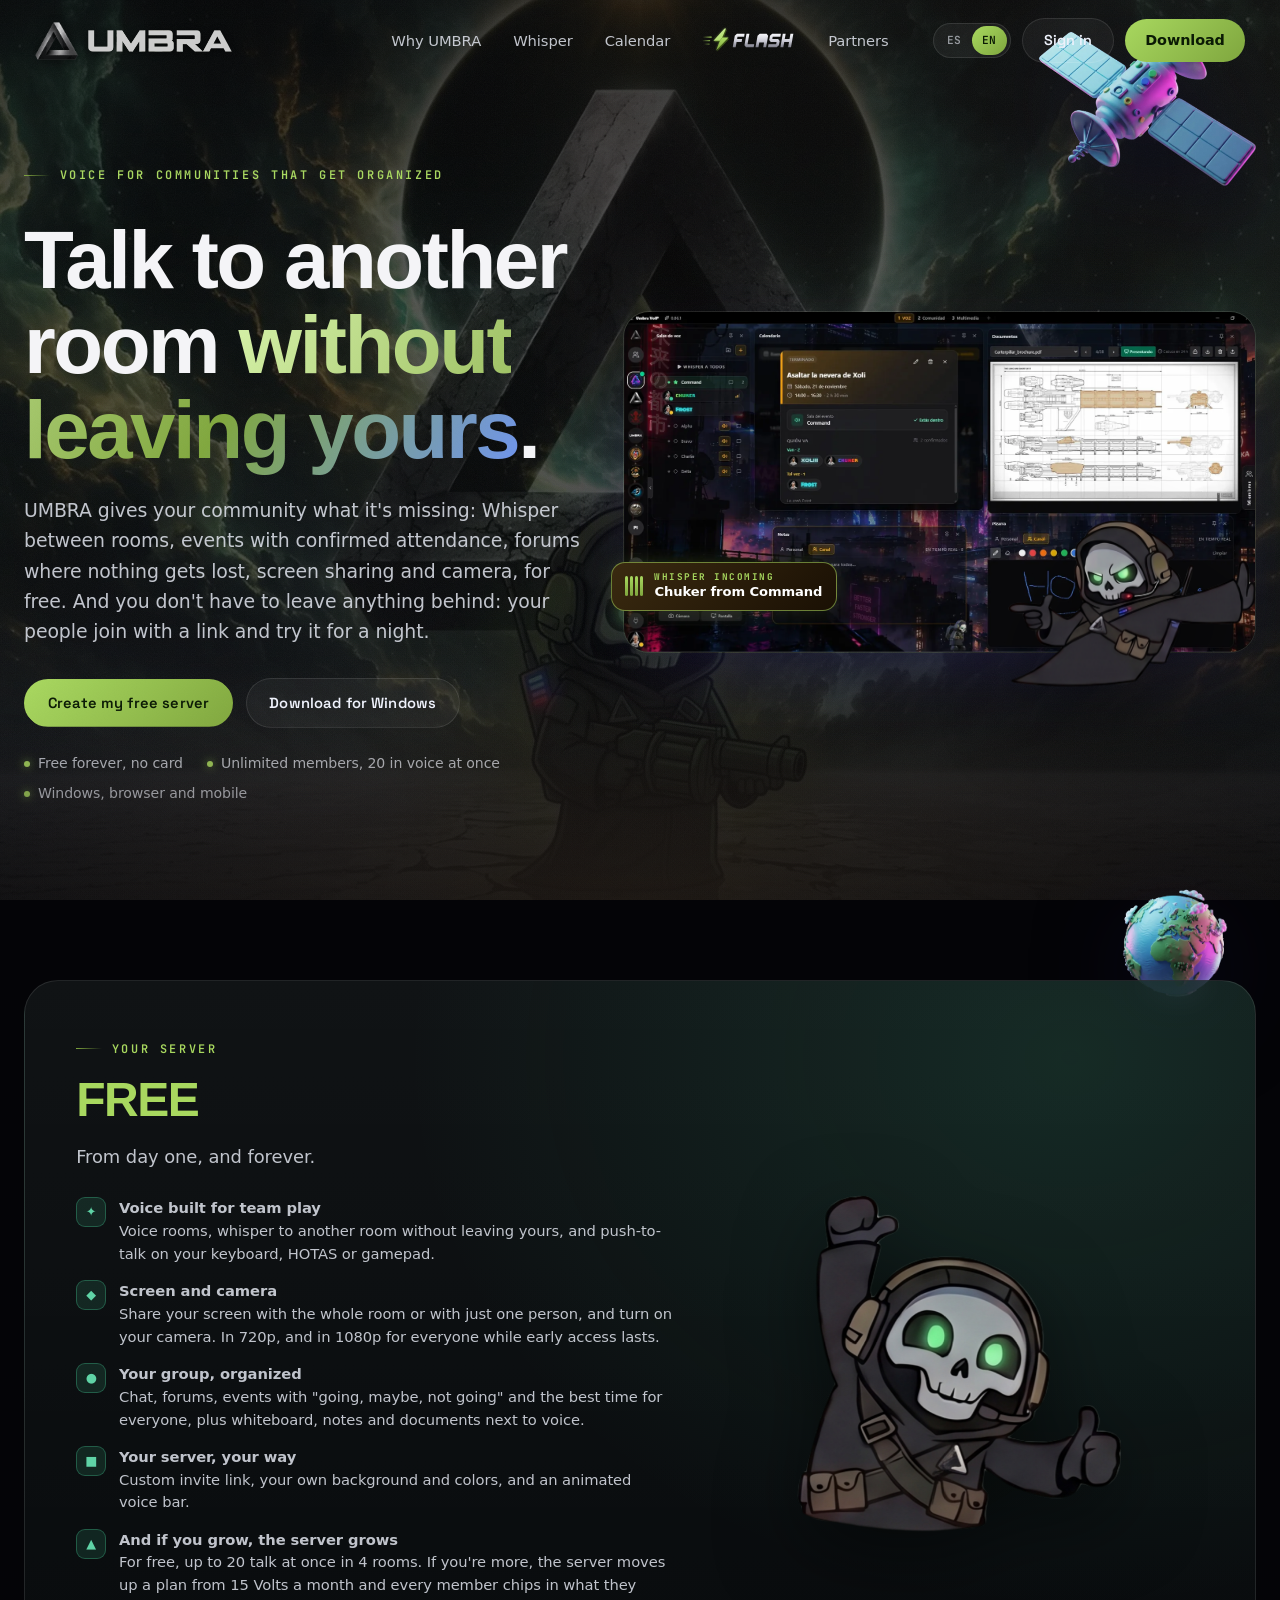
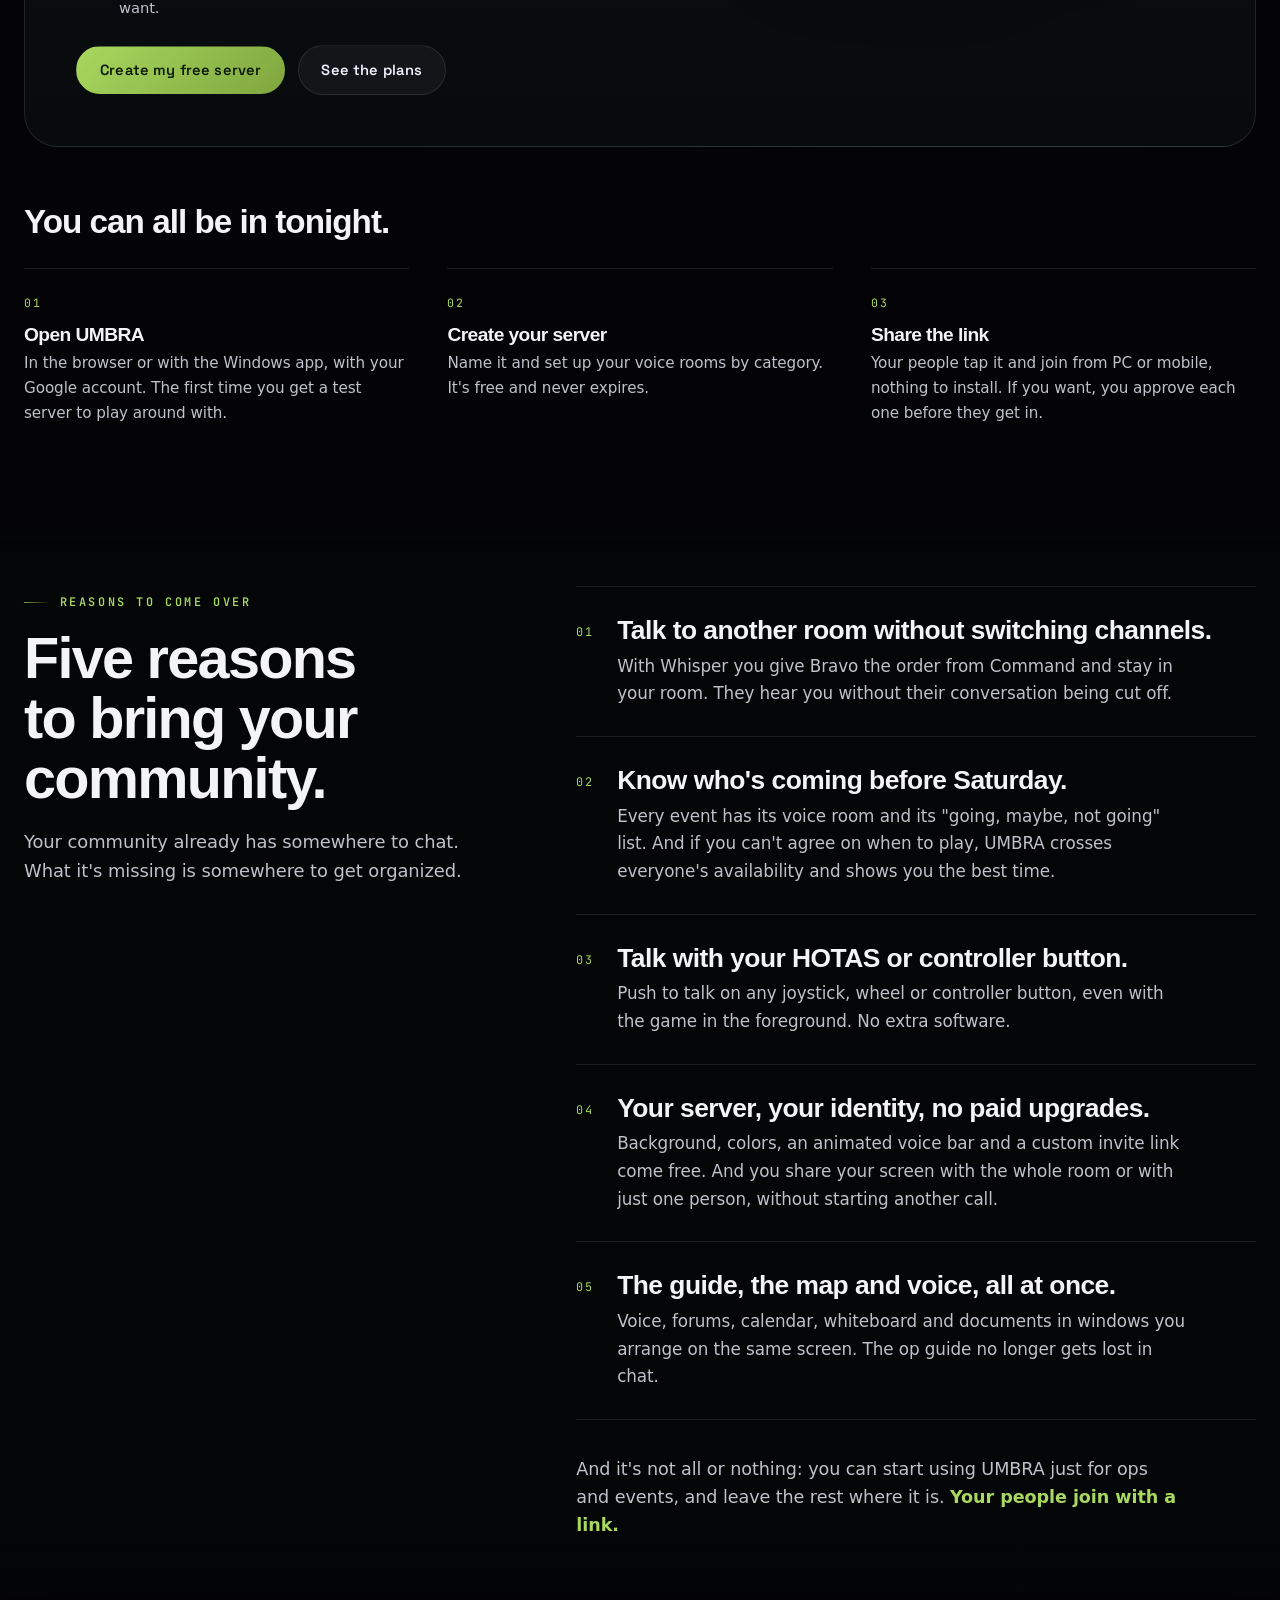
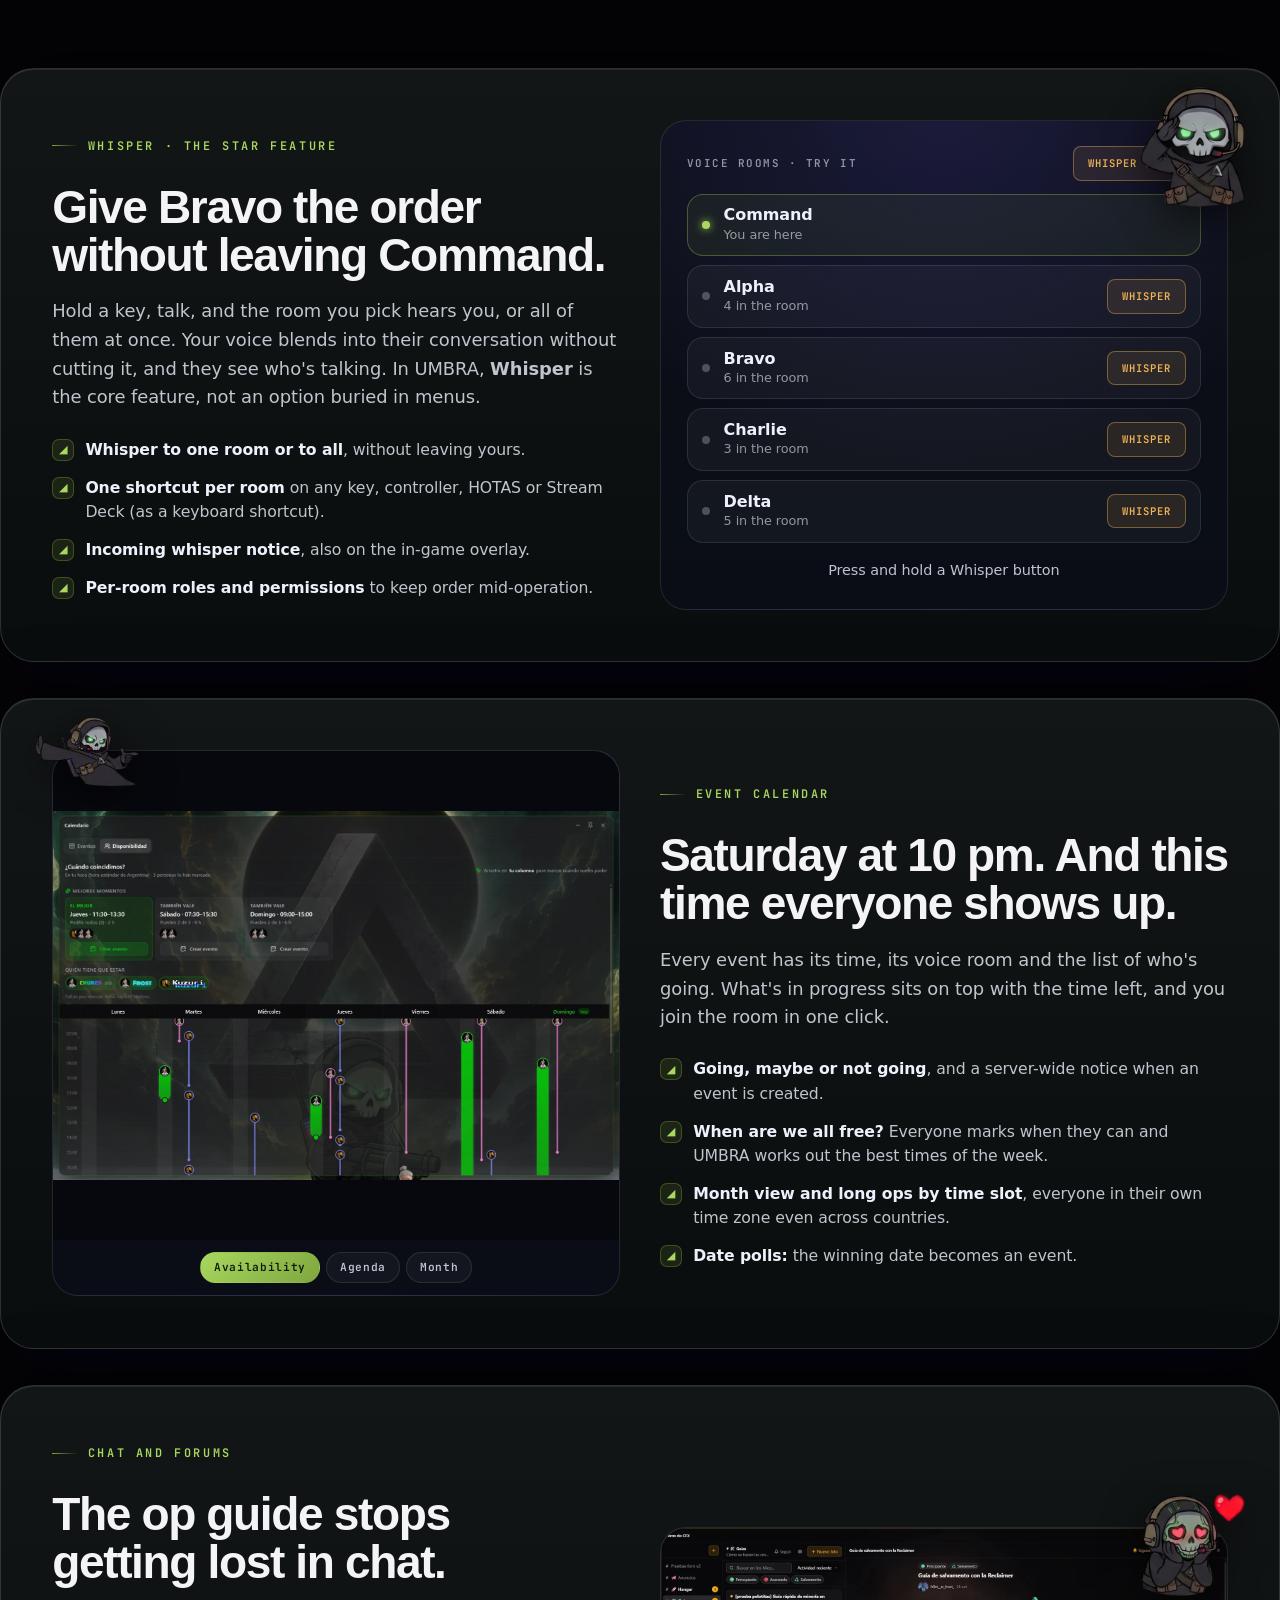
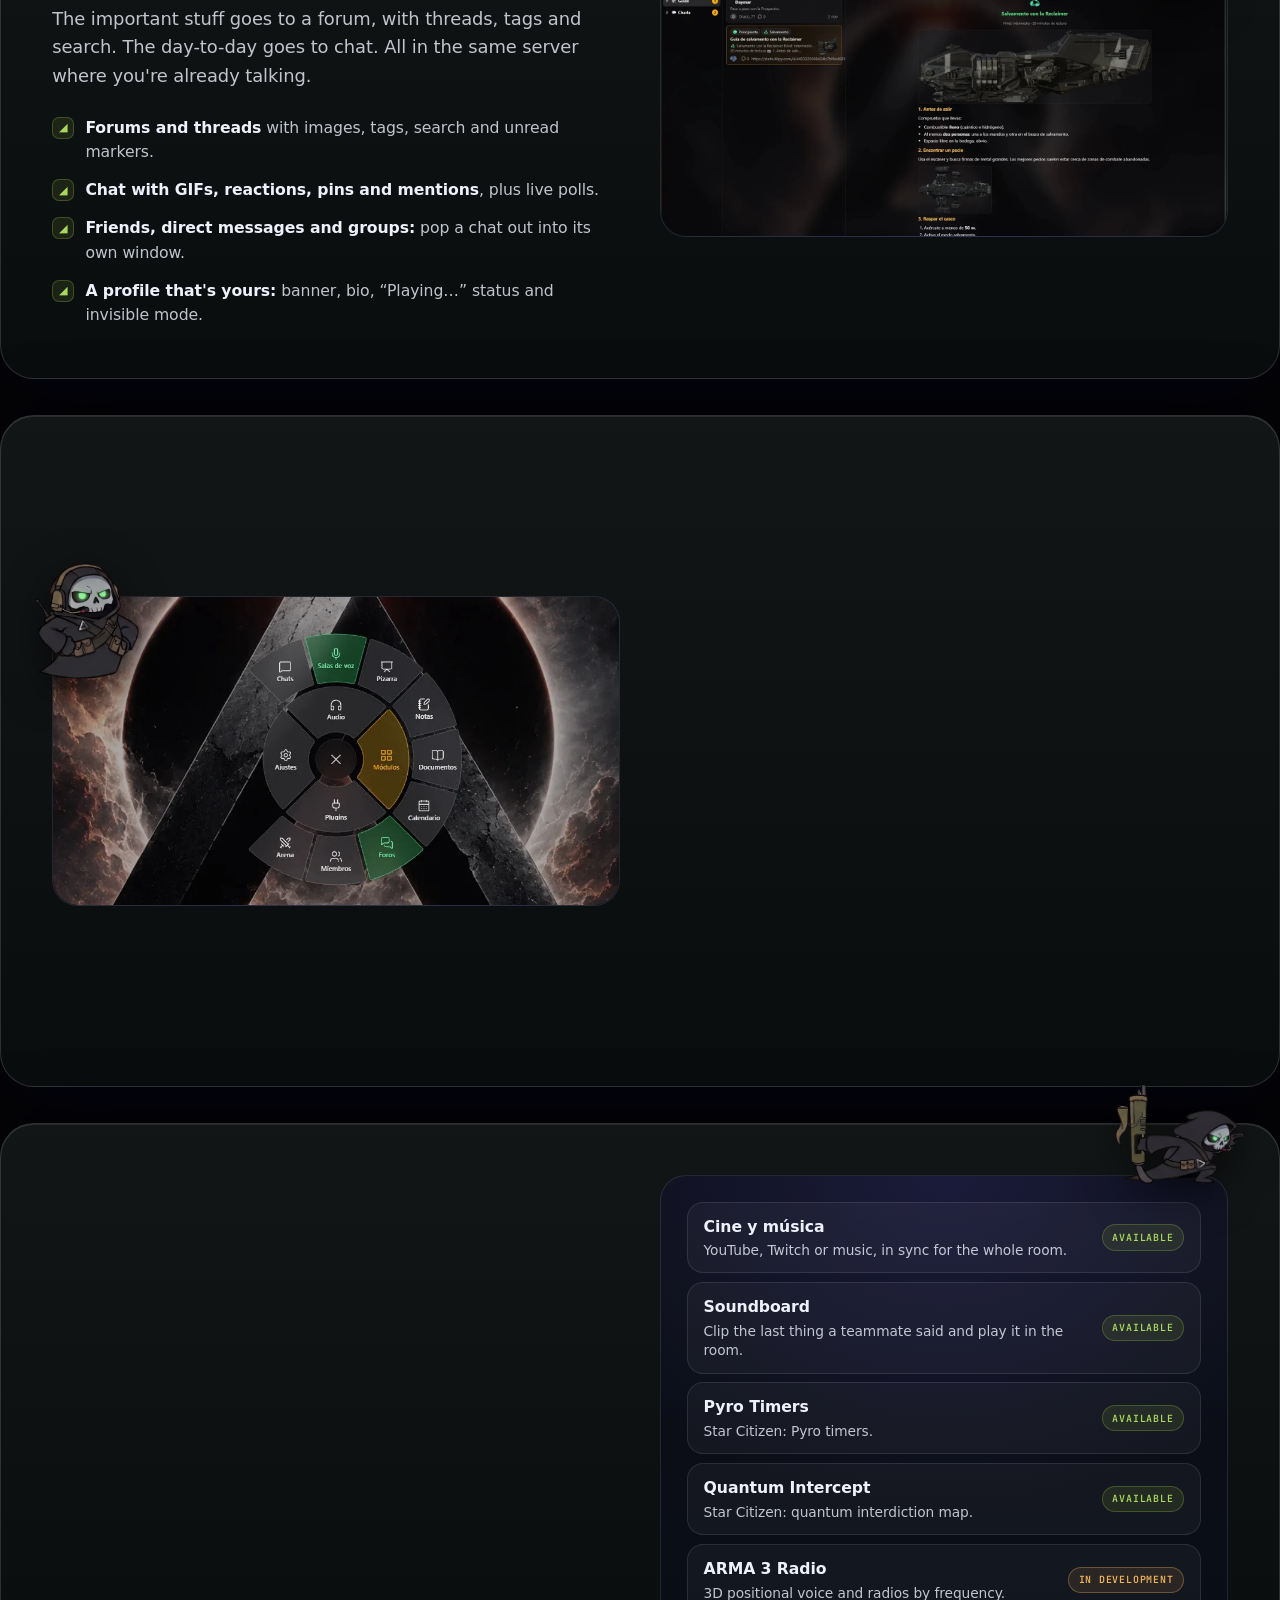
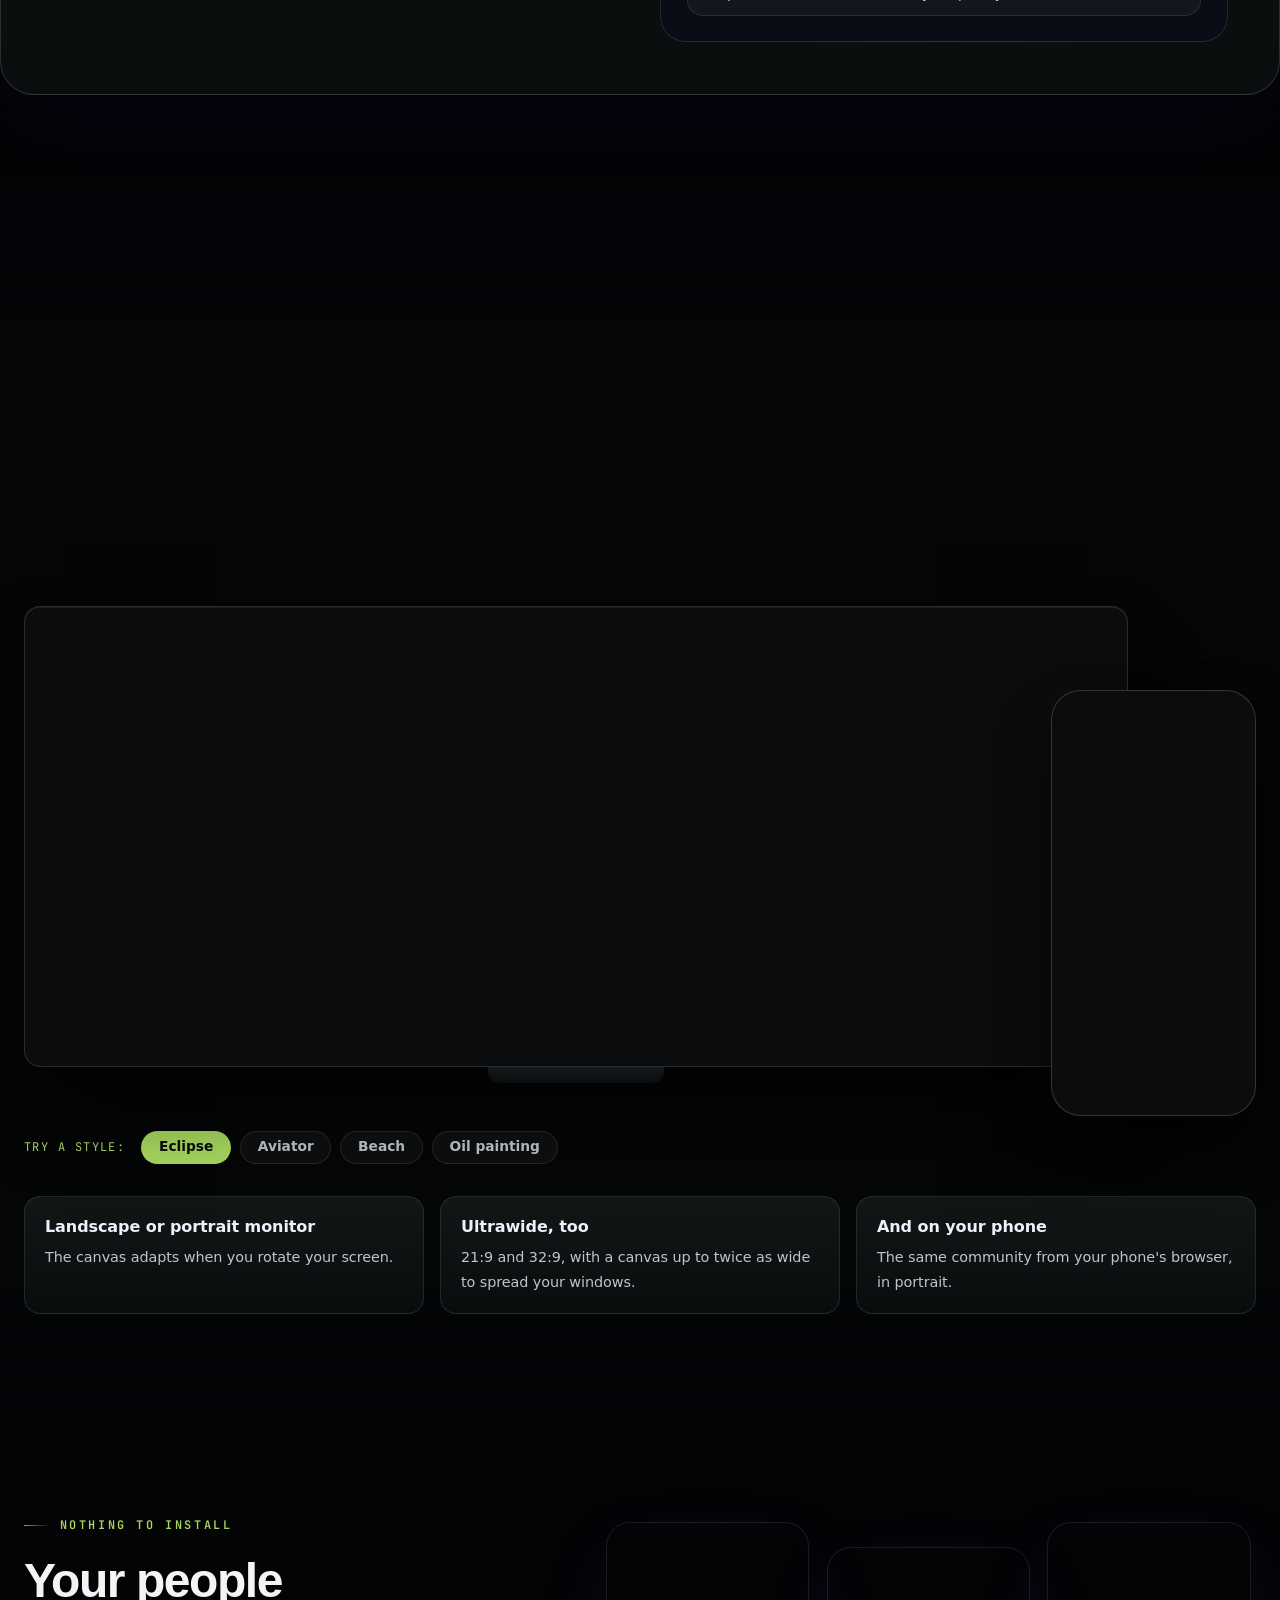
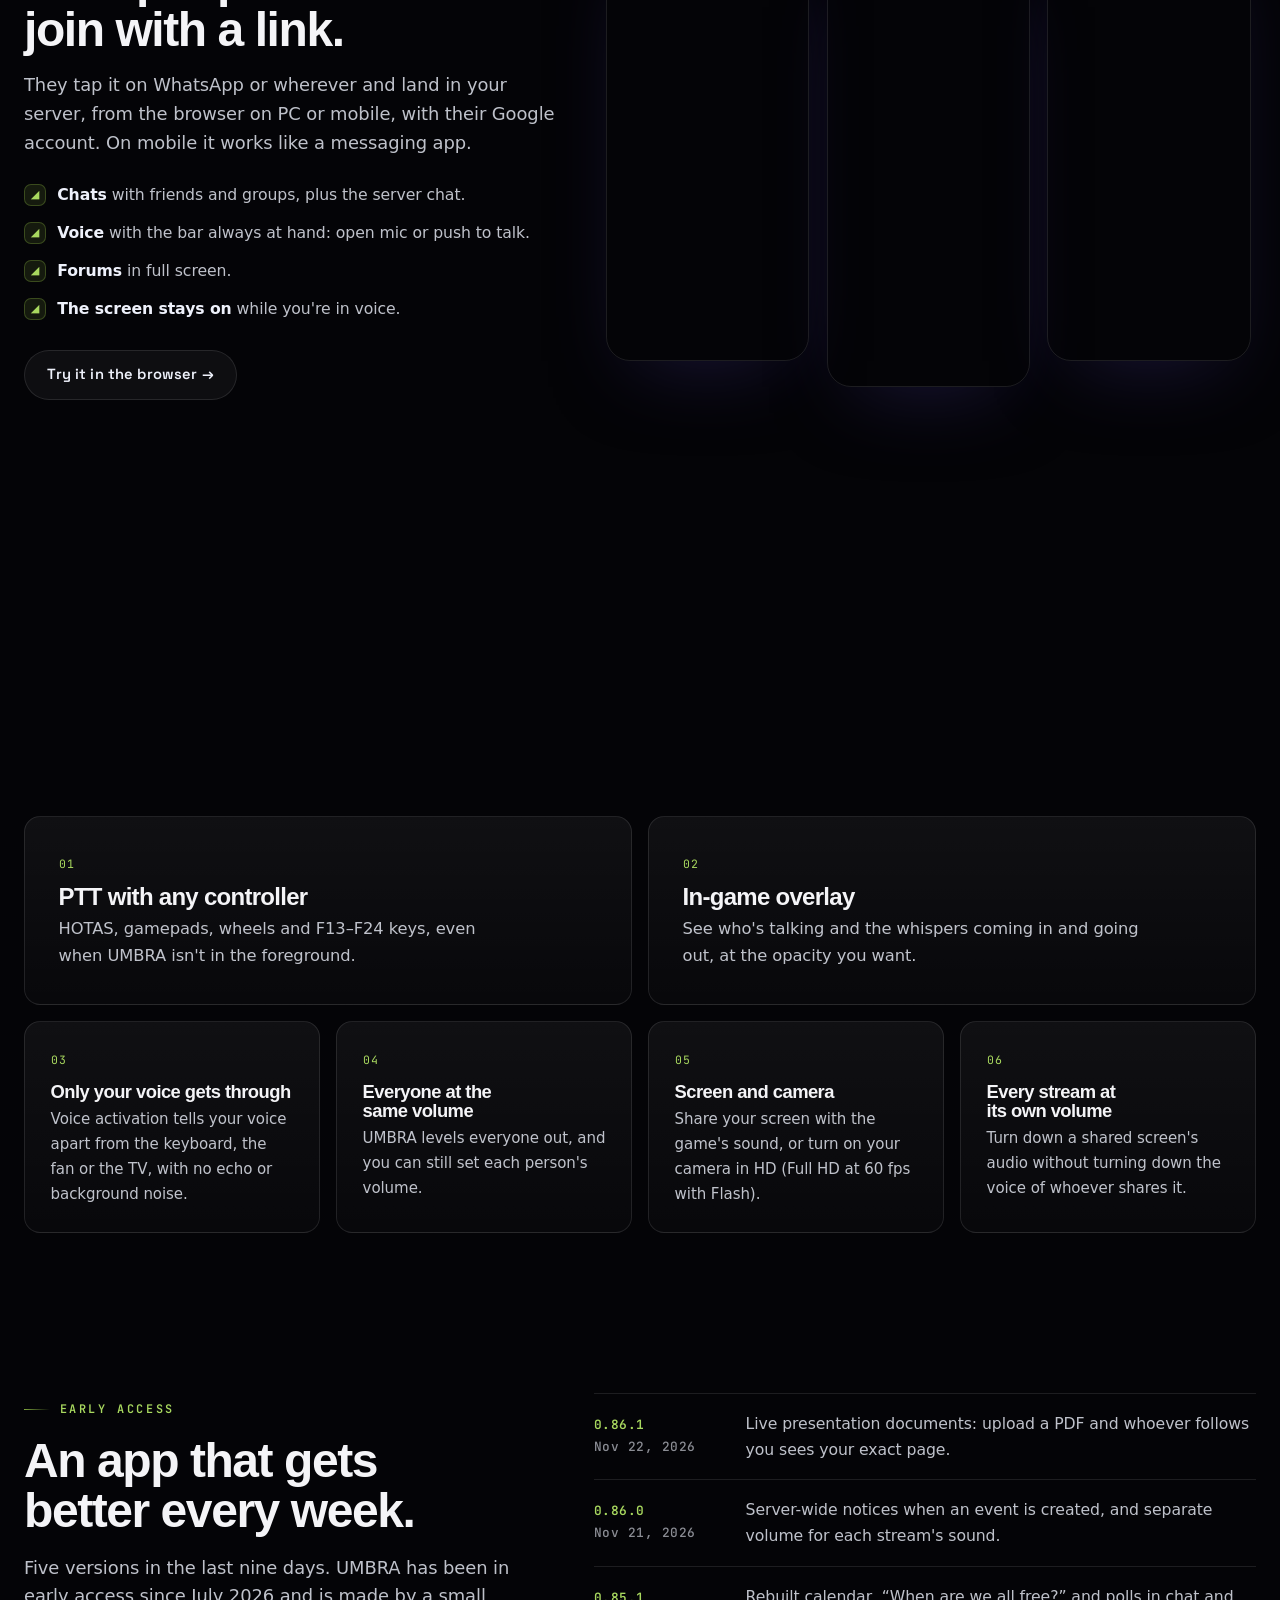
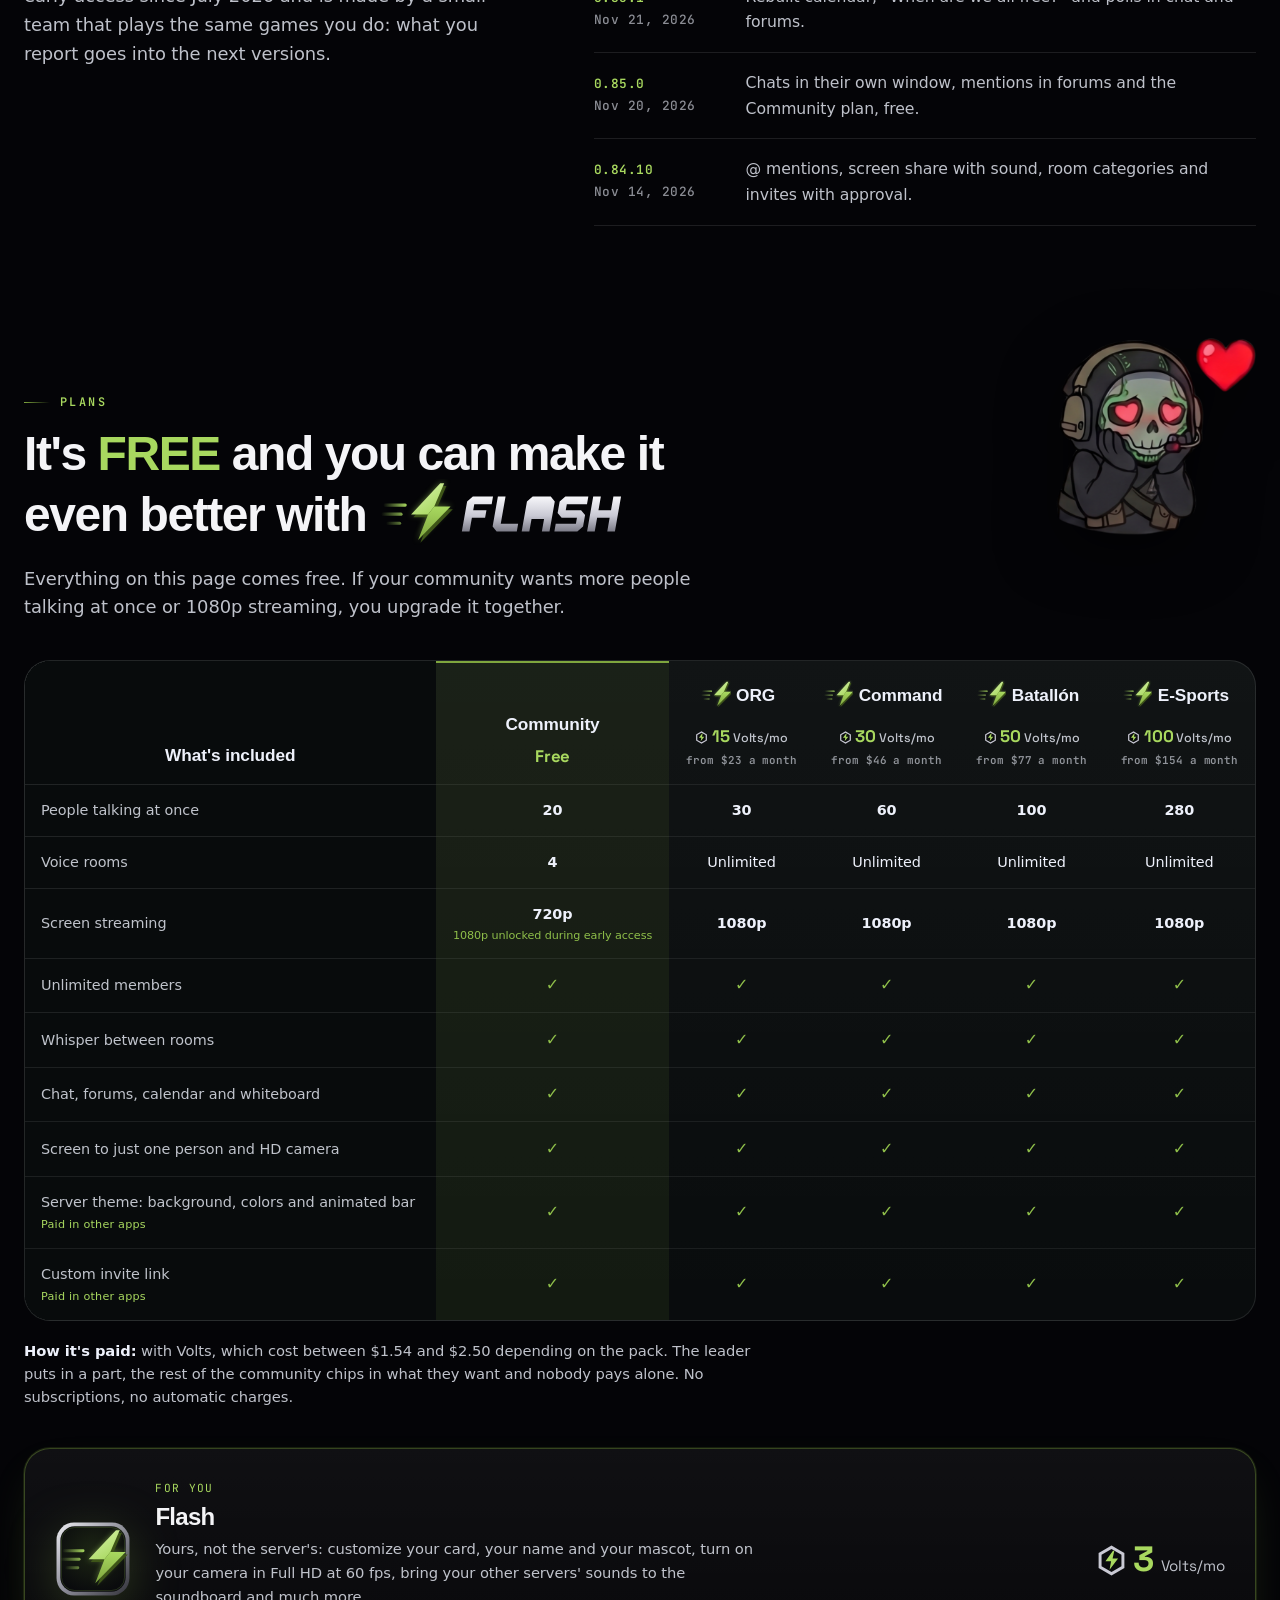
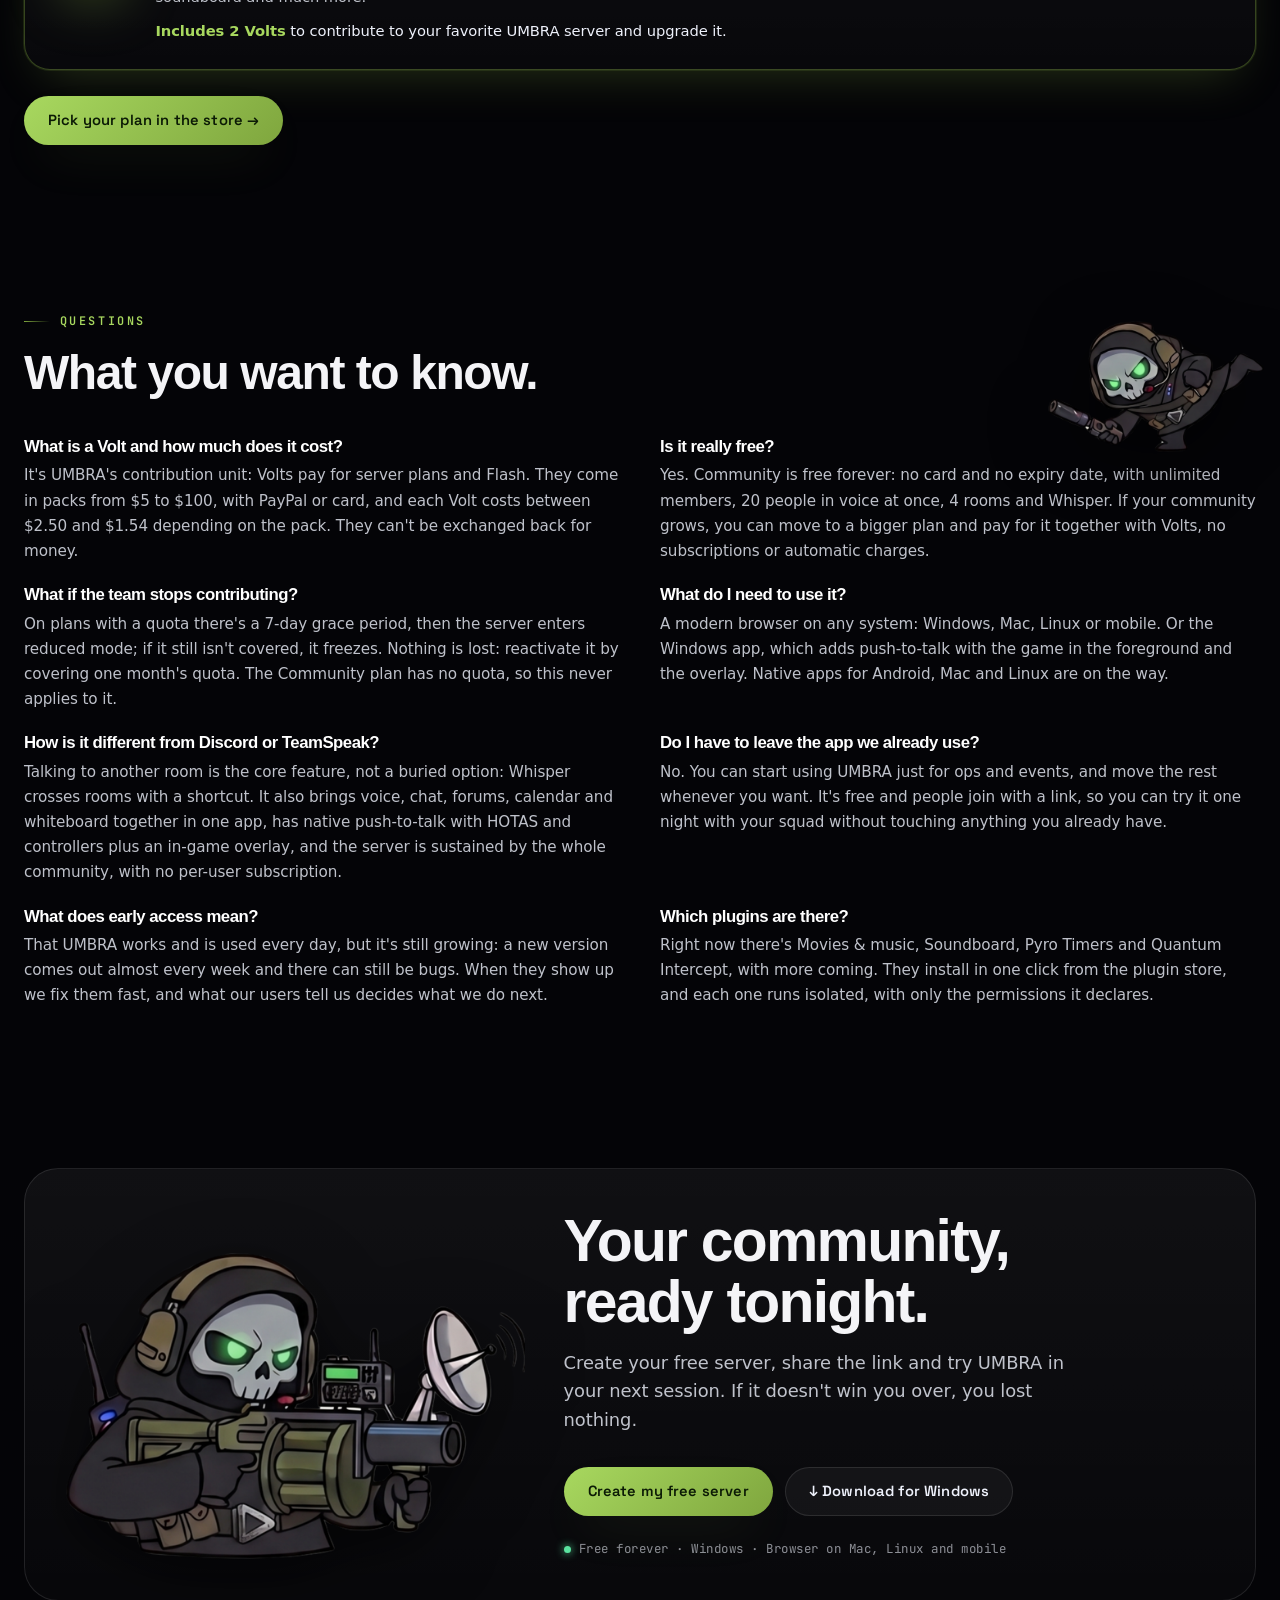
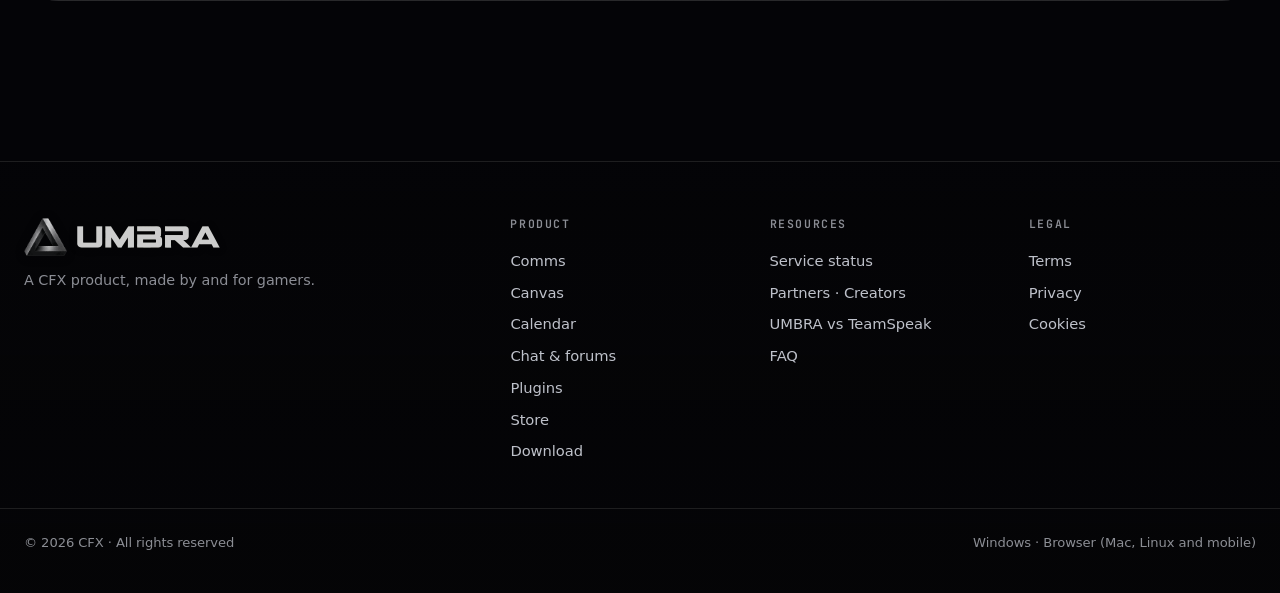
<file: index.html>
<!doctype html>
<html lang="es">
<head>
  <meta charset="utf-8" />
  <meta name="viewport" content="width=device-width, initial-scale=1" />
  <title>UMBRA · Chat de voz y centro de mando para tu comunidad</title>
  <meta name="description" content="Habla con otra sala sin salir de la tuya: Whisper, eventos con asistencia, foros, pantalla y cámara para tu comunidad de juego. Gratis para siempre, y tu gente entra con un enlace." />
  <meta property="og:title" content="UMBRA · Chat de voz y centro de mando para tu comunidad" />
  <meta property="og:description" content="Habla con otra sala sin salir de la tuya: Whisper, eventos con asistencia, foros, pantalla y cámara para tu comunidad de juego. Gratis para siempre, y tu gente entra con un enlace." />
  <meta property="og:image" content="https://umbra.cfx-software.com/assets/og-image.jpg" />
  <meta property="og:type" content="website" />
  <meta property="og:url" content="https://umbra.cfx-software.com/" />
  <meta property="og:site_name" content="UMBRA" />
  <meta property="og:locale" content="es_ES" />
  <meta name="twitter:card" content="summary_large_image" />
  <meta name="twitter:url" content="https://umbra.cfx-software.com/" />
  <meta name="twitter:title" content="UMBRA · Chat de voz y centro de mando para tu comunidad" />
  <meta name="twitter:description" content="Habla con otra sala sin salir de la tuya: Whisper, eventos con asistencia, foros, pantalla y cámara para tu comunidad de juego. Gratis para siempre, y tu gente entra con un enlace." />
  <meta name="twitter:image" content="https://umbra.cfx-software.com/assets/og-image.jpg" />
  <meta name="umbra-api-base" content="https://umbra-api.cfx-software.com" />
  <link rel="canonical" href="https://umbra.cfx-software.com/" />
  <link rel="icon" href="assets/logo-triangle.png" />
  <link rel="stylesheet" href="css/styles.css?v=20260701a" />

  <link rel="preconnect" href="https://api.fontshare.com" crossorigin />
  <link rel="stylesheet" href="https://api.fontshare.com/v2/css?f[]=clash-display@600,700&f[]=satoshi@400,500,700&display=swap" />
  <link rel="stylesheet" href="https://fonts.googleapis.com/css2?family=JetBrains+Mono:wght@500;600&display=swap" />
  <style>
    *,*::before,*::after{box-sizing:border-box;margin:0;padding:0}

    :root{
      --void:#040407; --ink-1:#0A0E1C; --ink-2:#111733; --ink-3:#1A2147;
      --nebula:#5B4BD6; --nebula-deep:#2E2566; --azure:#2C6BF0; --azure-soft:#6E93F0;
      --gold:#7FA63E; --gold-hi:#A8D85F; --gold-shine:#D6F2A8;
      --text:#EEF1FB; --text-soft:rgba(238,241,251,.8); --text-mute:rgba(238,241,251,.58);
      --glass:rgba(255,255,255,.045); --line:rgba(255,255,255,.10);
      --card:linear-gradient(180deg,rgba(255,255,255,.05),rgba(255,255,255,.02));
      --shadow-cosmic:0 30px 80px -30px rgba(46,37,102,.55);
      --shadow-gold:0 20px 50px -20px rgba(127,166,62,.32);
      --r-sm:10px; --r:16px; --r-lg:26px; --r-xl:34px; --r-pill:999px;
      --container:1280px;
      /* Espacio vacío entre el borde del viewport y el contenedor centrado.
         Se usa para anclar los objetos decorativos al contenido, no al viewport. */
      --edge:max(0px, calc((100vw - 1280px) / 2));
      --z-bg:0; --z-base:1; --z-sticky:40; --z-nav:100;
      --ui-accent:#6EE7C7; --ui-glow:#1F6F5C;
    }
    @property --ui-accent{syntax:'<color>';inherits:true;initial-value:#6EE7C7}

    html{scroll-behavior:smooth}
    body{
      font-family:'Satoshi',system-ui,sans-serif;background:var(--void);color:var(--text);
      line-height:1.55;-webkit-font-smoothing:antialiased;overflow-x:hidden;position:relative;min-height:100dvh;
    }
    a{color:inherit;text-decoration:none}
    ul{list-style:none}
    button{font:inherit;cursor:pointer;border:none;background:none;color:inherit}
    img{max-width:100%;display:block}
    h1,h2,h3{font-family:'Clash Display',sans-serif;font-weight:700;letter-spacing:-.03em;line-height:1.04;text-wrap:balance}
    .mono{font-family:'JetBrains Mono',monospace;font-variant-numeric:tabular-nums}

    .skip{position:absolute;left:-999px;top:0;z-index:1000;background:var(--gold);color:#0B1A05;padding:.7rem 1rem;border-radius:0 0 var(--r-sm) 0;font-weight:700}
    .skip:focus{left:0}

    /* Grano */
    /* Las capas de textura y oscurecimiento van entre el fondo y el contenido, nunca encima del texto:
       body::after (styles.css) tenía el mismo z-index que <main> y, al ir después, lo cubría. */
    body::before{z-index:1}
    body::after{z-index:0}
    .grain{position:fixed;inset:0;z-index:1;pointer-events:none;opacity:.045;mix-blend-mode:overlay;
      background-image:url("data:image/svg+xml,%3Csvg xmlns='http://www.w3.org/2000/svg' width='140' height='140'%3E%3Cfilter id='n'%3E%3CfeTurbulence type='fractalNoise' baseFrequency='.9' numOctaves='3'/%3E%3C/filter%3E%3Crect width='100%25' height='100%25' filter='url(%23n)'/%3E%3C/svg%3E")}

    /* Fondo: cosmos 100% CSS sobre negro casi puro — el negro predomina.
       Sin video ni assets: eclipse (la "umbra", corona ámbar como la arte
       del brand kit) + estrellas. Contenido, sin sobrecargar. */
    .cosmos{position:fixed;inset:0;z-index:var(--z-bg);overflow:hidden;background:
      radial-gradient(120% 90% at 50% 118%, rgba(46,26,18,.2), transparent 55%),
      #040407}
    /* Variante táctica: arte de materiales (fibra de carbono, nylon, hex) del
       brand kit. El centro de la imagen es oscuro a propósito — el contenido
       vive ahí; el velo remata la legibilidad. Activa con .cosmos.tactical */
    .cosmos .bg-tactical{display:none;position:absolute;inset:0;
      background:url('assets/bg-tactical.webp') center/cover no-repeat;
      opacity:.85;filter:brightness(.78) saturate(.92)}
    .cosmos.tactical .bg-tactical{display:block}
    .cosmos.tactical .eclipse,.cosmos.tactical .neb,.cosmos.tactical .stars{display:none}
    /* En modo táctico el brillo del velo es azul acero frío, no ámbar */
    .cosmos.tactical .cosmos-veil{background:
      radial-gradient(75% 55% at 50% -5%, rgba(74,96,148,.10), transparent 60%),
      linear-gradient(180deg, rgba(2,2,6,.3) 0%, rgba(2,2,6,.1) 32%, rgba(2,2,6,.22) 66%, rgba(2,2,6,.66) 100%)}
    /* Variante «Shadow Comms»: la ilustración del eclipse verde con el triángulo.
       Va sobre .tactical (misma capa de imagen) y se activa añadiendo .art;
       quitar .art vuelve al fondo de materiales. El archivo es una versión
       preparada de la ilustración: sin el rótulo «UMBRA» de arriba y con la
       mitad inferior (Taco, suelo blanco y «Shadow Comms») fundida a negro,
       porque detrás del contenido se leían como texto y mascota duplicados. */
    .cosmos.art .bg-tactical{background-image:url('assets/bg-shadow-comms.webp');background-position:center top;
      opacity:1;filter:brightness(.56) saturate(.95)}
    .cosmos.art .cosmos-veil{background:
      linear-gradient(180deg, rgba(2,4,5,.40) 0%, rgba(2,4,5,.26) 28%, rgba(2,4,5,.40) 62%, rgba(2,4,5,.70) 100%)}
    /* .art.taco: la misma ilustración CON Taco de pie en el suelo (solo se
       quitan los dos rótulos). Quitar .taco vuelve a la versión sin mascota. */
    .cosmos.art.taco .bg-tactical{background-image:url('assets/bg-shadow-comms-taco.webp');background-position:center 70%;
      filter:brightness(.62) saturate(.95)}
    .cosmos.art.taco .cosmos-veil{background:
      linear-gradient(180deg, rgba(2,4,5,.40) 0%, rgba(2,4,5,.26) 28%, rgba(2,4,5,.34) 62%, rgba(2,4,5,.46) 100%)}
    /* La portada pintaba su propio fondo opaco (styles.css) y tapaba la
       ilustración: aquí se deja ver, conservando solo el fundido de abajo. */
    .cosmos.art ~ main #hero,.cosmos.art ~ #hero{background:transparent}
    .cosmos.art ~ main #hero::before,.cosmos.art ~ #hero::before{background:
      radial-gradient(ellipse 95% 42% at 50% 100%, rgba(212,160,106,.10) 0%, transparent 70%),
      linear-gradient(180deg, transparent 78%, rgba(5,5,7,.55) 100%)}
    /* La umbra: disco de eclipse asomando sobre el pliegue, con corona fina
       cálida y halo suave. Es la marca hecha fondo. */
    .cosmos .eclipse{position:absolute;left:50%;top:0;width:min(124vw,1060px);aspect-ratio:1;
      transform:translate(-50%,-58%);pointer-events:none;will-change:transform,opacity;
      background:
        radial-gradient(closest-side, transparent 63.2%, rgba(255,236,218,.36) 64.6%, rgba(255,142,84,.5) 65.4%, rgba(230,96,46,.2) 67.2%, transparent 71%),
        radial-gradient(closest-side, rgba(255,120,62,.13), rgba(158,58,28,.06) 46%, transparent 72%),
        radial-gradient(closest-side, rgba(3,3,7,.97) 0 64.4%, transparent 64.9%);
      animation:eclipseBreathe 16s ease-in-out infinite}
    @keyframes eclipseBreathe{0%,100%{opacity:.82;transform:translate(-50%,-58%) scale(1)}
      50%{opacity:1;transform:translate(-50%,-58%) scale(1.015)}}
    /* Capa de oscurecimiento: mantiene el negro dominante y la legibilidad,
       con un brillo cálido MUY tenue arriba que liga con la corona. */
    .cosmos-veil{position:absolute;inset:0;pointer-events:none;
      background:
        radial-gradient(75% 55% at 50% -5%, rgba(226,108,56,.13), transparent 60%),
        linear-gradient(180deg, rgba(2,2,6,.3) 0%, rgba(2,2,6,.1) 32%, rgba(2,2,6,.22) 66%, rgba(2,2,6,.66) 100%)}
    .cosmos .stars{position:absolute;inset:-30%;opacity:.62;will-change:transform;
      background-image:radial-gradient(1.2px 1.2px at 20% 30%,#fff,transparent),radial-gradient(1px 1px at 80% 60%,rgba(255,255,255,.7),transparent),
        radial-gradient(1px 1px at 50% 80%,#fff,transparent),radial-gradient(1.4px 1.4px at 35% 65%,rgba(255,212,184,.8),transparent),
        radial-gradient(1px 1px at 65% 18%,#fff,transparent);background-size:260px 260px;animation:twinkle 7s ease-in-out infinite}
    .cosmos .stars2{opacity:.3;background-size:370px 370px;animation:starDrift 72s linear infinite,twinkle 9s ease-in-out infinite .6s}
    @keyframes twinkle{0%,100%{opacity:.32}50%{opacity:.6}}
    @keyframes starDrift{from{transform:translate3d(0,0,0)}to{transform:translate3d(-370px,-185px,0)}}
    /* Nebulosa: rescoldo cálido (gradientes suaves, SIN blur → fluido) que deriva y respira.
       Una sola capa montada — el negro manda; neb2 queda disponible por si hace falta más. */
    .cosmos .neb{position:absolute;inset:-25%;mix-blend-mode:screen;will-change:transform;pointer-events:none}
    .cosmos .neb1{opacity:.4;background:
        radial-gradient(40% 46% at 78% 16%, rgba(255,120,62,.13), transparent 70%),
        radial-gradient(36% 42% at 22% 82%, rgba(186,72,34,.09), transparent 72%);
      animation:nebDrift1 30s ease-in-out infinite}
    .cosmos .neb2{opacity:.5;background:
        radial-gradient(32% 36% at 40% 44%, rgba(255,110,56,.12), transparent 70%),
        radial-gradient(30% 34% at 88% 72%, rgba(150,52,26,.10), transparent 72%);
      animation:nebDrift2 40s ease-in-out infinite}
    @keyframes nebDrift1{0%,100%{transform:translate3d(0,0,0) scale(1)}50%{transform:translate3d(-5%,4%,0) scale(1.13)}}
    @keyframes nebDrift2{0%,100%{transform:translate3d(0,0,0) scale(1.05)}50%{transform:translate3d(5%,-3.5%,0) scale(.96)}}

    /* Reveal */
    [data-reveal]{opacity:0;transform:translateY(28px);
      transition:opacity .8s cubic-bezier(.2,.7,.2,1) var(--d,0ms),transform .8s cubic-bezier(.2,.7,.2,1) var(--d,0ms)}
    [data-reveal].in{opacity:1;transform:none}

    /* Layout */
    main{position:relative;z-index:var(--z-base)}
    .wrap{max-width:var(--container);margin:0 auto;padding:0 1.5rem}
    section{padding:5rem 0}
    .kicker{font-family:'JetBrains Mono',monospace;font-size:.74rem;font-weight:600;letter-spacing:.22em;text-transform:uppercase;color:var(--gold-hi);margin-bottom:1.1rem;display:inline-flex;align-items:center;gap:.6rem}
    .kicker::before{content:'';width:26px;height:1px;background:linear-gradient(90deg,var(--gold),transparent)}
    .lead{color:var(--text-soft);font-size:1.12rem;max-width:60ch;line-height:1.6}


    .btn{display:inline-flex;align-items:center;gap:.45rem;border-radius:var(--r-pill);font-weight:600;font-size:.92rem;
      transition:transform .18s,box-shadow .18s,background .2s,border-color .2s}
    .btn:active{transform:translateY(0) scale(.985)}
    .btn:focus-visible{outline:2px solid var(--gold-hi);outline-offset:3px}
    .btn-gold{background:linear-gradient(135deg,var(--gold-hi),var(--gold));color:#0B1A05;padding:.78rem 1.5rem;box-shadow:var(--shadow-gold)}
    .btn-gold:hover{transform:translateY(-2px);box-shadow:0 26px 60px -18px rgba(127,166,62,.5)}
    .btn-ghost{background:var(--glass);border:1px solid var(--line);color:var(--text);padding:.78rem 1.4rem}
    .btn-ghost:hover{background:rgba(255,255,255,.08);transform:translateY(-2px)}
    .nav .btn-gold{padding:.6rem 1.25rem;font-size:.88rem}

    /* Glass + spotlight */
    .glass{background:var(--glass);border:1px solid var(--line);backdrop-filter:blur(14px) saturate(120%);
      box-shadow:inset 0 1px 0 rgba(255,255,255,.06),var(--shadow-cosmic);border-radius:var(--r-lg)}
    .spotlight{position:relative}
    .spotlight::before{content:'';position:absolute;inset:0;border-radius:inherit;padding:1px;
      background:radial-gradient(190px circle at var(--mx,50%) var(--my,50%),var(--gold-hi),transparent 60%);
      -webkit-mask:linear-gradient(#000 0 0) content-box,linear-gradient(#000 0 0);-webkit-mask-composite:xor;mask-composite:exclude;opacity:0;transition:opacity .3s}
    .spotlight:hover::before{opacity:.7}

    /* Mascota */
    .mascot{position:absolute;pointer-events:none;filter:drop-shadow(0 24px 40px rgba(0,0,0,.5));will-change:transform}
    .mascot.halo::after{content:'';position:absolute;inset:8%;border-radius:50%;filter:blur(46px);opacity:.5;z-index:-1}
    .mascot.h-gold::after{background:radial-gradient(circle,var(--gold),transparent 65%)}
    .mascot.h-violet::after{background:radial-gradient(circle,var(--nebula),transparent 65%)}
    .mascot.h-mint::after{background:radial-gradient(circle,#3FBF8F,transparent 65%)}

    /* Objetos 3D flotantes (satélite / planeta / mando) — se funden con el fondo */
    #paraquien,#compromiso{position:relative}
    .float-obj{position:absolute;z-index:0;pointer-events:none;filter:drop-shadow(0 24px 42px rgba(8,6,34,.5));
      animation:floaty 9s ease-in-out infinite;will-change:transform}
    .fo-sat{top:-2vh;right:calc(var(--edge) + .5rem);width:min(20.4vw,280px)}
    .fo-man{top:1.5rem;right:calc(var(--edge) + 1.5rem);width:min(15vw,185px);animation-delay:-3s}
    /* Asoma por la esquina superior derecha de la tarjeta: abajo quedaba sobre
       los botones (a la izquierda) o sobre los tres pasos (a la derecha). */
    .fo-pla{top:-3.2rem;right:calc(var(--edge) + .25rem);width:min(16vw,210px);animation-delay:-5s}
    /* Taco "penbroke & gun" — entre el titulo y el mando en la seccion Para quien.
       Se oculta <=1280px: ahi el hueco se cierra y se montaria sobre el texto. */
    .fo-taco{top:2rem;right:calc(var(--edge) + 16rem);height:clamp(220px,24vw,330px);animation-delay:-2s}
    @media(max-width:1280px){.fo-taco{display:none}}
    @keyframes floaty{0%,100%{transform:translateY(0) rotate(0deg)}50%{transform:translateY(-16px) rotate(2.5deg)}}
    @media(max-width:760px){.float-obj{display:none}}

    /* HERO */
    .hero{padding:11rem 0 3.5rem;position:relative}
    .hero-grid{display:grid;gap:2.6rem;align-items:center}
    @media(min-width:980px){.hero-grid{grid-template-columns:.95fr 1.08fr}}
    .hero h1{font-size:clamp(2.7rem,6.4vw,5.1rem);margin:1rem 0 1.4rem}
    .hero h1 .grad{background:linear-gradient(120deg,var(--gold-shine),var(--gold) 60%,var(--azure-soft));-webkit-background-clip:text;background-clip:text;color:transparent}
    .hero .lead{font-size:1.18rem;margin-bottom:2rem}
    .hero-cta{display:flex;flex-wrap:wrap;gap:.8rem;align-items:center}
    .hero-plat{margin-top:1.4rem;font-family:'JetBrains Mono',monospace;font-size:.78rem;color:var(--text-mute);letter-spacing:.04em;display:flex;align-items:center;gap:.5rem}
    .hero-plat .dot{width:7px;height:7px;border-radius:50%;background:#5BE3A0;box-shadow:0 0 8px #5BE3A0}
    .hero-visual{position:relative}
    .hero-shot{border-radius:var(--r-lg);overflow:hidden;border:1px solid var(--line);box-shadow:var(--shadow-cosmic);transform:perspective(1400px) rotateY(-7deg) rotateX(3deg)}
    .hero-shot img{width:100%;height:auto;display:block}
    .hero .mascot{width:248px;right:0;bottom:-34px;z-index:3}
    @media(max-width:600px){.hero .mascot{width:166px;right:0;bottom:-18px}}
    /* Whisper entrante (toast animado) */
    .whisper-toast{position:absolute;left:-12px;bottom:42px;z-index:6;display:flex;align-items:center;gap:.7rem;
      padding:.6rem .85rem;border-radius:14px;background:linear-gradient(135deg,#3a2a10,#1a1004);
      border:1px solid rgba(168,216,95,.55);box-shadow:0 18px 40px -14px rgba(0,0,0,.65),0 0 26px -8px rgba(168,216,95,.4);
      animation:wtIn 6.5s ease-in-out infinite}
    .whisper-toast .wt-ic{display:flex;align-items:flex-end;gap:2px;height:20px}
    .whisper-toast .wt-ic i{display:block;width:3px;height:100%;border-radius:2px;transform-origin:bottom;
      background:linear-gradient(var(--gold-hi),var(--gold));animation:wtBar 1s ease-in-out infinite}
    .whisper-toast .wt-ic i:nth-child(2){animation-delay:.18s}
    .whisper-toast .wt-ic i:nth-child(3){animation-delay:.34s}
    .whisper-toast .wt-ic i:nth-child(4){animation-delay:.5s}
    .whisper-toast .wt-txt{display:flex;flex-direction:column;line-height:1.25}
    .whisper-toast .wt-txt b{font-family:'JetBrains Mono',monospace;font-size:.58rem;letter-spacing:.16em;text-transform:uppercase;color:var(--gold-hi)}
    .whisper-toast .wt-txt span{font-size:.82rem;font-weight:600;color:#fff}
    @keyframes wtBar{0%,100%{transform:scaleY(.35)}50%{transform:scaleY(1)}}
    @keyframes wtIn{0%,4%{opacity:0;transform:translateX(24px) scale(.96)}10%,82%{opacity:1;transform:translateX(0) scale(1)}90%,100%{opacity:0;transform:translateX(24px) scale(.96)}}
    @media(max-width:600px){.whisper-toast{left:0;bottom:8px;padding:.45rem .6rem;gap:.5rem}}

    /* Para quién */
    .audiences{display:grid;gap:1rem;margin-top:2.5rem}
    @media(min-width:760px){.audiences{grid-template-columns:repeat(3,1fr)}}
    .aud{padding:1.6rem;border-radius:var(--r);background:var(--card);border:1px solid var(--line)}
    .aud .mono{font-size:.72rem;color:var(--gold-hi);letter-spacing:.12em}
    .aud h3{font-size:1.15rem;margin:.6rem 0 .4rem}
    .aud p{color:var(--text-soft);font-size:.94rem}

    /* Pilares (sticky stack) */
    /* Tu estilo, tu pantalla: monitor ultrawide + móvil, con estilos de ejemplo */
    #estilo{padding:clamp(4.5rem,9vw,8rem) 0;background:linear-gradient(180deg,transparent 0,rgba(4,6,7,.7) 12%,rgba(4,6,7,.7) 88%,transparent 100%)}
    .sty-head{max-width:780px}
    .sty-head h2{font-size:clamp(2rem,4.2vw,3.2rem);margin:.7rem 0 1.1rem}
    .sty-head .hl{color:var(--gold-hi)}
    .sty-stage{position:relative;margin-top:3rem;padding-right:clamp(0px,10vw,150px)}
    .sty-screen{padding:10px;border-radius:16px;background:#0a0c0d;border:1px solid rgba(255,255,255,.13);
      box-shadow:inset 0 1px 0 rgba(255,255,255,.07),0 50px 100px -40px rgba(0,0,0,.9)}
    .sty-screen img{display:block;width:100%;height:auto;aspect-ratio:1600/648;object-fit:cover;border-radius:7px;transition:opacity .16s ease}
    .sty-stand{display:block;width:16%;height:16px;margin:0 auto;border-radius:0 0 12px 12px;background:linear-gradient(#16191b,#0a0c0d);box-shadow:0 18px 30px -12px rgba(0,0,0,.8)}
    .sty-phone{position:absolute;right:0;bottom:-7%;width:clamp(118px,16vw,226px);padding:7px;border-radius:30px;background:#0a0c0d;
      border:1px solid rgba(255,255,255,.17);box-shadow:0 34px 70px -18px rgba(0,0,0,.95)}
    .sty-phone img{display:block;width:100%;height:auto;border-radius:24px}
    .sty-pick{display:flex;flex-wrap:wrap;align-items:center;gap:.6rem;margin-top:3rem}
    .sty-pick .mono{font-size:.75rem;letter-spacing:.12em;text-transform:uppercase;color:var(--gold-hi);margin-right:.4rem}
    .sty-chips{display:flex;flex-wrap:wrap;gap:.55rem}
    .sty-chips button{padding:.55rem 1.05rem;border-radius:var(--r-pill);border:1px solid var(--line);background:rgba(255,255,255,.04);
      color:var(--text-soft);font-family:inherit;font-weight:600;font-size:.86rem;line-height:1;cursor:pointer;transition:background .2s,color .2s,border-color .2s,transform .2s}
    .sty-chips button:hover{border-color:rgba(255,255,255,.3);color:var(--text)}
    .sty-chips button:active{transform:translateY(1px)}
    .sty-chips button.active{background:var(--gold-hi);color:#0a0c0d;border-color:transparent}
    .sty-chips button:focus-visible{outline:2px solid var(--gold-hi);outline-offset:3px}
    .sty-facts{display:grid;gap:1rem;margin-top:2rem;grid-template-columns:repeat(auto-fit,minmax(230px,1fr));list-style:none}
    .sty-facts li{padding:1.15rem 1.25rem;border-radius:var(--r);border:1px solid var(--line);
      background:linear-gradient(180deg,rgba(255,255,255,.05),rgba(255,255,255,.015)),rgba(7,10,11,.9)}
    .sty-facts b{display:block;font-weight:600;margin-bottom:.3rem}
    .sty-facts span{color:var(--text-soft);font-size:.9rem;line-height:1.45}
    @media(max-width:700px){.sty-stage{padding-right:0;padding-bottom:18%}.sty-phone{width:30%;bottom:0;right:2%}}
    .pillars{position:relative;padding:3rem 0}
    .panel{position:sticky;top:8vh;margin-bottom:4vh;border-radius:var(--r-xl);overflow:visible;
      /* Casi opaco: al apilarse, el panel de abajo no debe verse a través. */
      background:linear-gradient(180deg,rgba(255,255,255,.05),rgba(255,255,255,.015)),rgba(7,10,11,.96);
      backdrop-filter:blur(26px) saturate(135%);-webkit-backdrop-filter:blur(26px) saturate(135%);border:1px solid rgba(255,255,255,0.14);
      box-shadow:inset 0 1px 0 rgba(255,255,255,0.09),0 -24px 60px -20px rgba(0,0,0,.75),0 30px 80px -30px rgba(8,6,34,0.7)}
    /* El apilado solo donde el panel cabe entero: un panel pegado más alto que
       la ventana deja su parte de abajo (la captura, la demo) sin poder verse. */
    @media(max-width:899px),(max-height:739px){.panel{position:relative;top:auto}}
    .panel-in{display:grid;gap:2.5rem;align-items:center;padding:clamp(2rem,4vw,3.6rem)}
    @media(min-width:900px){.panel-in{grid-template-columns:1fr 1fr}.panel.rev .panel-in>.panel-media{order:-1}}
    .panel h2{font-size:clamp(2rem,3.6vw,3rem);margin:.7rem 0 1.1rem}
    .panel .lead{margin-bottom:1.6rem}
    .feat{display:grid;gap:.85rem}
    .feat li{display:flex;gap:.7rem;align-items:flex-start;color:var(--text-soft);font-size:.98rem}
    .feat li b{color:var(--text);font-weight:600}
    .feat .ic{flex:0 0 auto;width:22px;height:22px;border-radius:7px;display:grid;place-items:center;margin-top:1px;
      background:rgba(127,166,62,.14);border:1px solid rgba(127,166,62,.35);color:var(--gold-hi);font-size:.7rem}
    .panel-media{position:relative;min-height:auto;border-radius:var(--r-lg);overflow:visible;
      background:radial-gradient(120% 120% at 50% 0%,rgba(91,75,214,.18),transparent 60%),rgba(10,14,28,.6);
      border:1px solid var(--line);display:grid;place-items:center}
    .panel-media .shot{width:100%;height:auto;display:block;border-radius:var(--r-lg)}
    .mascot-corner{position:absolute;top:-34px;right:-18px;width:104px;z-index:4;filter:drop-shadow(0 10px 20px rgba(0,0,0,.6))}
    @media(max-width:600px){.mascot-corner{width:76px;top:-24px;right:-10px}}
    /* En paneles invertidos (media a la izquierda) TACO asoma por el borde izquierdo */
    .panel.rev .mascot-corner{right:auto;left:-18px;transform:scaleX(-1)}
    @media(max-width:600px){.panel.rev .mascot-corner{left:-10px}}
    /* Plugins: TACO un poco más grande */
    /* Asoma por encima del borde: no debe tapar las etiquetas de la lista */
    #plugins .mascot-corner{width:130px;top:-92px}
    @media(max-width:600px){#plugins .mascot-corner{width:95px;top:-68px}}
    .panel-media.tall{min-height:auto}
    /* Captura vertical (panel de Whisper): no se estira al ancho del panel */
    .panel-media .shot.shot-portrait{width:auto;max-width:min(78%,340px);margin:1.8rem auto;border:1px solid var(--line)}
    /* Captura con pestañas (calendario): misma caja para las tres vistas */
    .shot-switch{width:100%}
    .shot-switch .shot{aspect-ratio:1285/1110;object-fit:contain;object-position:center;background:#07080D;
      border-radius:var(--r-lg) var(--r-lg) 0 0;transition:opacity .3s ease}
    .shot-tabs{display:flex;flex-wrap:wrap;gap:.4rem;justify-content:center;padding:.75rem}
    .shot-tabs button{padding:.38rem .8rem;border-radius:var(--r-pill);border:1px solid var(--line);background:rgba(255,255,255,.04);
      font-family:'JetBrains Mono',monospace;font-size:.7rem;font-weight:600;letter-spacing:.06em;color:var(--text-soft);transition:background .2s,color .2s,border-color .2s}
    .shot-tabs button:hover{color:#fff;background:rgba(255,255,255,.08)}
    .shot-tabs button.active{background:linear-gradient(135deg,var(--gold-hi),var(--gold));border-color:transparent;color:#0B1A05}
    .shot-tabs button:focus-visible{outline:2px solid var(--gold-hi);outline-offset:2px}
    /* Lista de plugins (panel Plugins) */
    .plist{width:100%;display:grid;gap:.55rem;padding:clamp(1rem,2.4vw,1.6rem)}
    .plist li{display:grid;grid-template-columns:1fr auto;gap:.15rem 1rem;align-items:center;padding:.75rem 1rem;border-radius:var(--r);
      background:rgba(255,255,255,.04);border:1px solid var(--line)}
    .plist b{font-weight:600;font-size:.98rem}
    .plist .pd{grid-column:1;color:var(--text-soft);font-size:.86rem;line-height:1.4}
    .chip{grid-column:2;grid-row:1 / span 2;font-family:'JetBrains Mono',monospace;font-size:.62rem;font-weight:600;letter-spacing:.08em;
      text-transform:uppercase;white-space:nowrap;padding:.28rem .6rem;border-radius:var(--r-pill)}
    .chip.ok{color:var(--gold-hi);background:rgba(127,166,62,.14);border:1px solid rgba(127,166,62,.35)}
    .chip.dev{color:#F0B45A;background:rgba(240,180,90,.10);border:1px solid rgba(240,180,90,.32)}


    /* Hero: garantías debajo de los botones */
    .hero-trust{display:flex;flex-wrap:wrap;gap:.5rem 1.5rem;margin-top:1.6rem;font-size:.88rem;color:var(--text-soft)}
    .hero-trust li{display:flex;align-items:center;gap:.5rem}
    .hero-trust li::before{content:'';width:6px;height:6px;border-radius:50%;background:var(--gold-hi);box-shadow:0 0 8px rgba(168,216,95,.7)}

    /* El problema: titular fijo a la izquierda, dolores en lista a la derecha */
    #problema{background:linear-gradient(180deg,transparent 0,rgba(4,6,7,.74) 9%,rgba(4,6,7,.74) 91%,transparent 100%)}
    .pains{display:grid;gap:3rem;align-items:start}
    @media(min-width:960px){.pains{grid-template-columns:.82fr 1.18fr;gap:5rem}.pains-head{position:sticky;top:7.5rem}}
    .pains-head h2{font-size:clamp(2.2rem,4.6vw,3.6rem)}
    .pains-head .lead{margin-top:1.2rem}
    .pain{display:grid;grid-template-columns:auto 1fr;gap:.45rem 1.5rem;padding:1.75rem 0;border-top:1px solid var(--line)}
    .pain:last-child{border-bottom:1px solid var(--line)}
    .pain .mono{grid-row:1 / span 2;font-size:.74rem;color:var(--gold-hi);letter-spacing:.12em;padding-top:.5rem}
    .pain h3{font-size:clamp(1.25rem,2.1vw,1.65rem);letter-spacing:-.02em;line-height:1.15}
    .pain p{color:var(--text-soft);max-width:54ch}
    .pains-out{margin-top:2.2rem;font-size:1.1rem;line-height:1.6;color:var(--text-soft);max-width:54ch}
    .pains-out b{color:var(--gold-hi);font-weight:600}

    /* Demo de Whisper: se mantiene pulsado un botón y la sala «recibe» */
    .wdemo{width:100%;padding:clamp(1rem,2.4vw,1.6rem);display:grid;gap:.55rem;user-select:none;-webkit-user-select:none}
    .wd-head{display:flex;align-items:center;justify-content:space-between;gap:1rem;margin-bottom:.25rem;
      font-family:'JetBrains Mono',monospace;font-size:.68rem;font-weight:600;letter-spacing:.14em;text-transform:uppercase;color:var(--text-mute)}
    .wd-room{display:grid;grid-template-columns:auto 1fr auto;align-items:center;gap:.85rem;padding:.68rem .9rem;min-height:3.5rem;
      border-radius:var(--r);background:rgba(255,255,255,.04);border:1px solid var(--line);
      transition:border-color .2s,background .2s,box-shadow .2s}
    .wd-room.me{border-color:rgba(127,166,62,.45);background:rgba(127,166,62,.09)}
    .wd-dot{width:8px;height:8px;border-radius:50%;background:rgba(255,255,255,.25)}
    .wd-room.me .wd-dot{background:var(--gold-hi);box-shadow:0 0 8px var(--gold-hi)}
    .wd-name b{display:block;font-weight:600;line-height:1.2}
    .wd-name span{display:block;font-size:.8rem;color:var(--text-mute)}
    .wd-act{display:flex;align-items:center;gap:.7rem}
    .wd-btn{font-family:'JetBrains Mono',monospace;font-size:.66rem;font-weight:600;letter-spacing:.1em;text-transform:uppercase;
      padding:.5rem .85rem;border-radius:8px;color:#F0B45A;background:rgba(240,180,90,.10);border:1px solid rgba(240,180,90,.4);
      touch-action:none;transition:background .15s,color .15s,transform .15s}
    .wd-btn:hover{background:rgba(240,180,90,.2)}
    .wd-btn:focus-visible{outline:2px solid #F0B45A;outline-offset:2px}
    .wd-btn.on{transform:scale(.96);background:#F0B45A;color:#1A1004}
    .wd-room.rx{border-color:rgba(240,180,90,.7);background:rgba(240,180,90,.10);box-shadow:0 0 26px -8px rgba(240,180,90,.55)}
    .wd-room.rx .wd-dot{background:#F0B45A;box-shadow:0 0 8px #F0B45A}
    .wd-bars{display:flex;align-items:flex-end;gap:2px;height:16px;opacity:0;transition:opacity .15s}
    .wd-room.rx .wd-bars{opacity:1}
    .wd-bars i{display:block;width:3px;height:100%;border-radius:2px;background:#F0B45A;transform-origin:bottom;transform:scaleY(.35)}
    .wd-room.rx .wd-bars i{animation:wtBar 1s ease-in-out infinite}
    .wd-room.rx .wd-bars i:nth-child(2){animation-delay:.18s}
    .wd-room.rx .wd-bars i:nth-child(3){animation-delay:.34s}
    .wd-room.rx .wd-bars i:nth-child(4){animation-delay:.5s}
    .wd-status{min-height:1.5em;margin-top:.5rem;font-size:.9rem;color:var(--text-soft);text-align:center}
    .wd-status b{color:#F0B45A;font-weight:600}

    /* Hecha para jugar: dos tarjetas grandes y cuatro pequeñas */
    .bento{display:grid;gap:1rem;margin-top:2.5rem}
    @media(min-width:700px){.bento{grid-template-columns:repeat(2,1fr)}}
    @media(min-width:1020px){.bento{grid-template-columns:repeat(12,1fr)}.bento .aud{grid-column:span 3}.bento .aud.big{grid-column:span 6}}
    .bento .aud.big{padding:2.1rem}
    .bento .aud.big h3{font-size:1.5rem}
    .bento .aud.big p{font-size:1.02rem;max-width:44ch}

    /* Empezar en tres pasos */
    .steps-title{margin-top:3.6rem;font-size:clamp(1.5rem,2.6vw,2.1rem)}
    .steps{display:grid;gap:1.4rem;margin-top:1.8rem;list-style:none}
    @media(min-width:820px){.steps{grid-template-columns:repeat(3,1fr);gap:2.4rem}}
    .step{padding-top:1.3rem;border-top:1px solid var(--line)}
    .step .mono{font-size:.72rem;letter-spacing:.14em;color:var(--gold-hi)}
    .step h3{font-size:1.2rem;margin:.6rem 0 .4rem}
    .step p{color:var(--text-soft);font-size:.95rem}

    /* Novedades */
    .news{display:grid;gap:3rem;align-items:start}
    @media(min-width:960px){.news{grid-template-columns:.85fr 1.15fr;gap:5rem}}
    .news h2{font-size:clamp(2rem,4.2vw,3rem)}
    .rel li{display:grid;grid-template-columns:8.5rem 1fr;gap:1rem;padding:1.05rem 0;border-top:1px solid var(--line);align-items:baseline}
    .rel li:last-child{border-bottom:1px solid var(--line)}
    .rel .mono{font-size:.8rem;font-weight:600;color:var(--gold-hi);letter-spacing:.04em}
    .rel .mono span{display:block;margin-top:.15rem;font-weight:500;color:var(--text-mute)}
    .rel p{color:var(--text-soft);font-size:.98rem}
    @media(max-width:560px){.rel li{grid-template-columns:1fr;gap:.3rem}}

    /* Taco 3D: recorre el borde inferior y comenta cada sección (js/taco-guide.js).
       Con él en pantalla sobran los Tacos de dibujo de las esquinas. */
    .taco-guide{position:fixed;left:0;right:0;bottom:0;height:0;z-index:60;pointer-events:none}
    .tg-actor{position:absolute;left:0;bottom:-6px;width:190px;height:230px;will-change:transform;opacity:0;transition:opacity .5s}
    .taco-guide.ready .tg-actor{opacity:1}
    .tg-actor canvas{position:absolute;inset:0;width:100%;height:100%}
    .tg-shadow{position:absolute;left:50%;bottom:9px;width:100px;height:16px;margin-left:-50px;border-radius:50%;
      background:radial-gradient(closest-side,rgba(0,0,0,.6),transparent)}
    .tg-hit{position:absolute;left:42px;right:42px;top:74px;bottom:8px;pointer-events:auto;cursor:pointer;border-radius:40%}
    .tg-close{position:absolute;right:20px;top:56px;width:24px;height:24px;border-radius:50%;pointer-events:auto;
      display:grid;place-items:center;background:rgba(12,14,26,.92);border:1px solid var(--line);color:var(--text-soft);
      font-size:.8rem;line-height:1;opacity:0;transition:opacity .2s,color .2s}
    .tg-actor:hover .tg-close,.tg-close:focus-visible{opacity:1}
    .tg-close:hover{color:#fff}
    .tg-bubble{position:absolute;bottom:192px;left:50%;width:max-content;max-width:250px;padding:.62rem .9rem;border-radius:14px;
      background:rgba(14,18,16,.95);border:1px solid rgba(168,216,95,.45);color:var(--text);font-size:.86rem;line-height:1.35;
      box-shadow:0 14px 34px -14px rgba(0,0,0,.8);opacity:0;transform:translate(-50%,6px) scale(.97);transform-origin:bottom center;
      transition:opacity .25s,transform .25s}
    .tg-bubble.show{opacity:1;transform:translate(-50%,0) scale(1)}
    .tg-bubble::after{content:'';position:absolute;left:50%;bottom:-6px;width:10px;height:10px;margin-left:-5px;background:inherit;
      border-right:1px solid rgba(168,216,95,.45);border-bottom:1px solid rgba(168,216,95,.45);transform:rotate(45deg)}
    .tg-actor.at-left .tg-bubble{left:36px;transform-origin:bottom left;transform:translate(0,6px) scale(.97)}
    .tg-actor.at-left .tg-bubble.show{transform:translate(0,0) scale(1)}
    .tg-actor.at-left .tg-bubble::after{left:58px}
    .tg-actor.at-right .tg-bubble{left:auto;right:36px;transform-origin:bottom right;transform:translate(0,6px) scale(.97)}
    .tg-actor.at-right .tg-bubble.show{transform:translate(0,0) scale(1)}
    .tg-actor.at-right .tg-bubble::after{left:auto;right:58px;margin-left:0}
    html.taco-live .mascot-corner,html.taco-live .sec-mascot,html.taco-live .hero .mascot{display:none}
    .taco-back{display:none;color:var(--text-mute);font-size:.82rem;text-decoration:underline;text-underline-offset:3px}
    html.taco-off .taco-back{display:inline}

    /* En el móvil */
    .mobile-sec{display:grid;gap:2.5rem;align-items:center}
    @media(min-width:900px){.mobile-sec{grid-template-columns:.9fr 1.1fr}}
    .mobile-sec h2{font-size:clamp(2rem,4.2vw,3rem);margin:.2rem 0 1rem}
    .mobile-sec .lead{margin-bottom:1.6rem}
    .mobile-sec .btn{margin-top:1.8rem}
    .phones{display:flex;gap:clamp(.6rem,1.6vw,1.1rem);justify-content:center;align-items:flex-start}
    .phones img{width:31%;max-width:210px;height:auto;border-radius:clamp(14px,2vw,24px);border:1px solid var(--line);box-shadow:var(--shadow-cosmic)}
    .phones img:nth-child(2){margin-top:1.6rem}

    /* Demo adaptativa */
    .adapt{display:grid;gap:2.5rem;align-items:center}
    @media(min-width:980px){.adapt{grid-template-columns:1.3fr .85fr}}
    .adapt-demo{position:relative;border-radius:var(--r-lg);overflow:hidden;border:1px solid var(--line);min-height:340px;
      background-size:cover;background-position:center;box-shadow:var(--shadow-cosmic);transition:background-image .5s}
    .adapt-demo::before{content:'';position:absolute;inset:0;background:linear-gradient(180deg,rgba(5,7,15,.35),rgba(5,7,15,.78))}
    .demoui{position:relative;padding:1.4rem;display:grid;gap:.9rem;height:100%}
    .demoui .bar{display:flex;align-items:center;gap:.6rem}
    .demoui .pill{height:10px;border-radius:var(--r-pill);background:rgba(255,255,255,.18)}
    .demoui .dotui{width:30px;height:30px;border-radius:9px;background:var(--ui-accent);box-shadow:0 0 22px -2px var(--ui-glow);transition:background .5s,box-shadow .5s}
    .demoui .room{display:flex;align-items:center;gap:.6rem;padding:.6rem .7rem;border-radius:10px;background:rgba(255,255,255,.06);border:1px solid rgba(255,255,255,.08)}
    .demoui .room . av{width:22px;height:22px;border-radius:50%;background:var(--ui-accent);box-shadow:0 0 14px -2px var(--ui-glow);transition:background .5s,box-shadow .5s}
    .demoui .room .nm{height:8px;width:46%;border-radius:6px;background:rgba(255,255,255,.28)}
    .demoui .cta-ui{margin-top:auto;align-self:flex-start;padding:.55rem 1rem;border-radius:var(--r-pill);font-weight:700;font-size:.82rem;
      background:var(--ui-accent);color:#06120F;box-shadow:0 0 26px -4px var(--ui-glow);transition:background .5s,box-shadow .5s}
    .swatches{display:flex;gap:.7rem;flex-wrap:wrap;margin-top:1.4rem}
    .swatch{width:62px;height:42px;border-radius:12px;overflow:hidden;border:2px solid transparent;background-size:cover;background-position:center;transition:border-color .2s,transform .2s;position:relative}
    .swatch:hover{transform:translateY(-3px)}
    .swatch.active{border-color:var(--gold-hi)}
    .swatch:focus-visible{outline:2px solid var(--gold-hi);outline-offset:2px}
    /* Interfaz adaptativa — display (captura COMPLETA) + miniaturas, sin nombres */
    .adapt-display{border-radius:var(--r-lg);overflow:hidden;border:1px solid var(--line);box-shadow:var(--shadow-cosmic);background:var(--ink-1)}
    .adapt-main{width:100%;height:auto;display:block;transition:opacity .35s ease}
    .adapt-thumbs{display:flex;flex-wrap:wrap;gap:.6rem;margin-top:1.2rem}
    .adapt-thumb{width:76px;height:48px;border-radius:10px;overflow:hidden;border:2px solid transparent;padding:0;cursor:pointer;background:var(--ink-1);transition:border-color .2s,transform .2s}
    .adapt-thumb img{width:100%;height:100%;object-fit:cover;display:block}
    .adapt-thumb:hover{transform:translateY(-3px)}
    .adapt-thumb.active{border-color:var(--gold-hi);box-shadow:0 0 0 1px var(--gold-hi)}
    .adapt-thumb:focus-visible{outline:2px solid var(--gold-hi);outline-offset:2px}

    /* Pledge / compromiso */
    .pledge{position:relative;border-radius:var(--r-xl);overflow:hidden;border:1px solid var(--line);
      background:radial-gradient(90% 120% at 85% 10%,rgba(63,191,143,.14),transparent 60%),linear-gradient(180deg,rgba(255,255,255,.05),rgba(255,255,255,.02)),rgba(5,8,9,.78);
      -webkit-backdrop-filter:blur(14px);backdrop-filter:blur(14px)}
    .pledge-in{display:grid;gap:2.5rem;align-items:center;padding:clamp(2rem,4vw,3.6rem)}
    @media(min-width:900px){.pledge-in{grid-template-columns:1.1fr .9fr}}
    .perks{display:grid;gap:.9rem;margin:1.6rem 0}
    .perk{display:flex;gap:.8rem;align-items:flex-start}
    .perk .ic{flex:0 0 auto;width:30px;height:30px;border-radius:9px;display:grid;place-items:center;font-size:.95rem;
      background:rgba(63,191,143,.14);border:1px solid rgba(63,191,143,.35)}
    .perk b{display:block;font-weight:600}
    .perk span{color:var(--text-soft);font-size:.92rem}
    .perk .ic{color:#5FD3A6;font-size:.8rem}
    .pledge .hl{color:var(--gold-hi)}
    .pledge-media{position:relative;min-height:260px;display:grid;place-items:center}
    .pledge-media .mascot{position:relative;width:min(84%,324px)}

    /* Planes */
    .plans{display:grid;gap:1.1rem;margin-top:2.5rem}
    @media(min-width:860px){.plans{grid-template-columns:repeat(3,1fr);align-items:stretch}}
    .plan{display:flex;flex-direction:column;padding:1.9rem 1.6rem;border-radius:var(--r-lg);background:var(--card);border:1px solid var(--line);transition:transform .24s,border-color .24s}
    .plan:hover{transform:translateY(-5px);border-color:rgba(127,166,62,.4)}
    .plan.feat-plan{background:var(--card);border-color:rgba(127,166,62,.4);box-shadow:0 0 0 1px rgba(127,166,62,.2),var(--shadow-gold)}
    .plan .tag{font-family:'JetBrains Mono',monospace;font-size:.7rem;letter-spacing:.12em;color:var(--gold-hi);text-transform:uppercase}
    .plan h3{font-size:1.45rem;margin:.5rem 0 .3rem}
    .plan .desc{color:var(--text-soft);font-size:.92rem;min-height:3.2em;margin-bottom:1.2rem}
    .plan .plan-cta{margin-top:auto}
    /* Planes v2: individual + servidor */
    .plan-ind{display:flex;flex-wrap:wrap;gap:1.5rem;align-items:center;justify-content:space-between;margin-top:2.5rem;padding:1.6rem 1.9rem;border-radius:var(--r-lg);background:var(--card);border:1px solid rgba(127,166,62,.38);box-shadow:0 0 0 1px rgba(127,166,62,.15),var(--shadow-gold)}
    .plan-ind .pi-info{flex:1 1 320px}
    .plan-ind .tag{font-family:'JetBrains Mono',monospace;font-size:.7rem;letter-spacing:.12em;text-transform:uppercase;color:var(--gold-hi)}
    .plan-ind h3{font-family:'Clash Display',sans-serif;font-size:1.5rem;margin:.35rem 0 .4rem}
    .plan-ind p{color:var(--text-soft);font-size:.92rem;max-width:64ch}
    .pi-price{font-family:'Space Grotesk',sans-serif;white-space:nowrap;color:var(--text-soft);font-size:.95rem}
    .pi-price b{font-size:2.2rem;color:var(--gold-hi);font-weight:800;margin-right:.2rem}
    .plans-sub{font-family:'JetBrains Mono',monospace;font-size:.78rem;letter-spacing:.14em;text-transform:uppercase;color:var(--text-mute);margin:2.8rem 0 1.1rem;font-weight:600}
    .plans-server{grid-template-columns:1fr;margin-top:0}
    @media(min-width:560px){.plans-server{grid-template-columns:repeat(2,1fr)}}
    @media(min-width:1000px){.plans-server{grid-template-columns:repeat(5,1fr)}}
    .plans-server .plan{padding:1.4rem 1.2rem}
    .plans-server .plan h3{font-size:1.15rem;margin:.4rem 0 .2rem}
    .plan-price{font-family:'Space Grotesk',sans-serif;margin:.1rem 0 1rem;color:var(--text-soft);font-size:.8rem}
    .plan-price b{font-size:1.7rem;color:var(--gold-hi);font-weight:800;margin-right:.15rem}
    .plan-price.free b{display:block;margin:0;line-height:1.2}
    .plan-price.free span{white-space:nowrap}
    /* Planes: tabla de mejoras por plan de servidor */
    #planes .hl{color:var(--gold-hi)}
    .ptable-wrap{margin-top:2.4rem;overflow-x:auto;border-radius:var(--r-lg);border:1px solid var(--line);
      background:linear-gradient(180deg,rgba(255,255,255,.045),rgba(255,255,255,.01)),rgba(7,10,11,.94)}
    .ptable{width:100%;min-width:780px;border-collapse:collapse;font-size:.9rem}
    .ptable th,.ptable td{padding:.9rem 1rem;text-align:center;border-bottom:1px solid rgba(255,255,255,.07);vertical-align:middle}
    .ptable tbody tr:last-child th,.ptable tbody tr:last-child td{border-bottom:0}
    .ptable th[scope=row]{text-align:left;font-weight:500;color:var(--text-soft);position:sticky;left:0;background:#080b0c;min-width:230px}
    .ptable thead th{font-family:'Clash Display',sans-serif;font-size:1.08rem;font-weight:600;color:var(--text);vertical-align:bottom;padding-top:1.2rem}
    .ptable thead th:first-child{position:sticky;left:0;background:#080b0c}
    .ptable thead small{display:block;margin-top:.35rem;font-family:'Space Grotesk',sans-serif;font-size:.78rem;font-weight:500;color:var(--text-soft)}
    .ptable thead small b{color:var(--gold-hi);font-size:1.05rem;font-weight:800}
    .ptable thead em{display:block;margin-top:.2rem;font-style:normal;font-family:'JetBrains Mono',monospace;font-size:.68rem;color:var(--text-mute)}
    .ptable td b{color:var(--text);font-weight:700}
    .ptable .pt-free{background:rgba(127,166,62,.09)}
    .ptable thead .pt-free{box-shadow:inset 0 2px 0 #7fa63e}
    .ptable .ok{color:#8fbf4a;font-weight:800;font-size:1rem}
    .pt-note{display:block;margin-top:.15rem;font-size:.7rem;color:var(--gold-hi);letter-spacing:.02em}
    .pt-pay{margin-top:1.2rem;color:var(--text-soft);font-size:.92rem;max-width:80ch;line-height:1.55}
    .pt-pay b{color:var(--text)}
    .plan-ind p.pi-bonus{margin-top:.6rem;color:var(--text)}
    .plan-ind p.pi-bonus b{color:var(--gold-hi)}
    .pt-ea{display:block;margin-top:.2rem;font-size:.7rem;color:#8fbf4a;line-height:1.3}
    .volt-ic{display:inline-block;width:1.05em;height:1.05em;vertical-align:-.16em;margin-right:.3em}
    .pi-price .volt-ic{width:1.9rem;height:1.9rem;vertical-align:-.3rem;margin-right:.4rem}
    .plan-ind .pi-logo{flex:0 0 auto;width:76px;height:76px;filter:drop-shadow(0 10px 24px rgba(127,166,62,.28))}
    #planes h2 .t-flash{display:inline-block;height:1.45em;width:auto;vertical-align:-.36em;margin-left:.05em}
    .ptable .pt-name{display:inline-flex;align-items:center;gap:.35rem}
    .ptable .pt-flash{width:1.7em;height:1.7em;margin-left:-.4em}
    .plan-usd{margin:-.75rem 0 .95rem;font-size:.74rem;color:var(--text-mute);font-family:'JetBrains Mono',monospace;letter-spacing:.02em}
    .plan-feats{display:flex;flex-direction:column;gap:.4rem}
    .plan-feats li{color:var(--text-soft);font-size:.82rem;padding-left:1rem;position:relative;line-height:1.35}
    .plan-feats li::before{content:'\25E2';position:absolute;left:0;color:var(--gold);font-size:.55rem;top:.25rem}

    /* FAQ */
    .faq-grid{display:grid;gap:1.4rem 2.5rem;margin-top:2.5rem}
    @media(min-width:820px){.faq-grid{grid-template-columns:1fr 1fr}}
    .qa h3{font-size:1.05rem;margin-bottom:.5rem;color:#fff}
    .qa p{color:var(--text-soft);font-size:.95rem}

    /* CTA final */
    .final{text-align:left;position:relative;border-radius:var(--r-xl);overflow:hidden;padding:clamp(1.5rem,3.2vw,3rem);
      border:1px solid var(--line);background:var(--card);
      display:grid;grid-template-columns:minmax(200px,40%) minmax(0,1fr);align-items:center;gap:clamp(1rem,3vw,2.6rem)}
    .final-content{min-width:0;max-width:620px}
    .final h2{font-size:clamp(2.4rem,4.6vw,4rem);margin-bottom:1rem;text-wrap:balance}
    .final .lead{margin:0 0 2rem;max-width:46ch}
    .final .row{display:flex;flex-wrap:wrap;gap:.8rem;justify-content:flex-start}
    .final-mascots{display:flex;align-self:end;align-items:flex-end;justify-content:center}
    .final-mascots img{width:100%;height:auto;max-height:460px;object-fit:contain;margin:0;filter:drop-shadow(0 18px 32px rgba(0,0,0,.6))}
    @media(max-width:760px){
      .final{grid-template-columns:1fr;text-align:center}
      .final .row{justify-content:center}
      .final .lead{margin:0 auto 2rem}
      .final .hero-plat{justify-content:center !important}
      .final-mascots{align-self:auto}
      .final-mascots img{height:auto;width:200px;min-height:0;margin:0 auto}
    }
    /* Mascotas decorativas de sección (Planes / Preguntas) */
    #planes,#faq{position:relative}
    .sec-mascot{position:absolute;pointer-events:none;z-index:1;filter:drop-shadow(0 16px 30px rgba(0,0,0,.55));animation:floaty 9s ease-in-out infinite;will-change:transform}
    .sm-love{top:2rem;right:calc(var(--edge) + 1.5rem);width:min(17vw,200px)}
    .sm-sneaky{top:6rem;right:calc(var(--edge) + 1rem);width:min(18vw,216px)}
    @media(max-width:900px){.sec-mascot{display:none}}

    /* Footer */
    footer{position:relative;z-index:var(--z-base);border-top:1px solid var(--line);margin-top:5rem;padding:3.5rem 0 2.5rem}
    .foot-grid{display:grid;gap:2rem}
    @media(min-width:760px){.foot-grid{grid-template-columns:2fr 1fr 1fr 1fr}}
    .foot-brand p{color:var(--text-mute);font-size:.9rem;max-width:34ch;margin-top:.8rem}
    .foot-col h4{font-family:'JetBrains Mono',monospace;font-size:.72rem;letter-spacing:.14em;text-transform:uppercase;color:var(--text-mute);margin-bottom:.9rem}
    .foot-col a{display:block;color:var(--text-soft);font-size:.92rem;padding:.28rem 0;transition:color .2s}
    .foot-col a:hover{color:#fff}
    .foot-bottom{margin-top:2.5rem;padding-top:1.5rem;border-top:1px solid var(--line);display:flex;flex-wrap:wrap;gap:1rem;justify-content:space-between;color:var(--text-mute);font-size:.82rem}

    @media (prefers-reduced-motion:reduce){
      *{scroll-behavior:auto !important}
      [data-reveal]{opacity:1 !important;transform:none !important;transition:none !important}
      .mascot,.stars,.stars2,.neb{transform:none !important;animation:none !important}
      .eclipse{animation:none !important}
      .float-obj{animation:none !important;transform:none !important}
      .whisper-toast,.whisper-toast .wt-ic i{animation:none !important;opacity:1 !important;transform:none !important}
    }

  </style>
  <script type="application/ld+json">
  {
    "@context": "https://schema.org",
    "@graph": [
      {
        "@type": "Organization",
        "@id": "https://umbra.cfx-software.com/#org",
        "name": "CFX",
        "url": "https://umbra.cfx-software.com/",
        "logo": "https://umbra.cfx-software.com/assets/logo-triangle.png",
        "sameAs": [
          "https://x.com/UMBRACFX"
        ]
      },
      {
        "@type": "WebSite",
        "name": "UMBRA",
        "url": "https://umbra.cfx-software.com/",
        "inLanguage": "es",
        "description": "Habla con otra sala sin salir de la tuya: Whisper, eventos con asistencia, foros, pantalla y cámara para tu comunidad de juego. Gratis para siempre, y tu gente entra con un enlace.",
        "publisher": {
          "@id": "https://umbra.cfx-software.com/#org"
        }
      },
      {
        "@type": "SoftwareApplication",
        "name": "UMBRA",
        "url": "https://umbra.cfx-software.com/",
        "image": "https://umbra.cfx-software.com/assets/og-image.jpg",
        "applicationCategory": "CommunicationApplication",
        "operatingSystem": "Windows, Web",
        "description": "Voz, chat, foros y calendario para comunidades de juego: Whisper entre salas (el mando habla con cada escuadra sin salir de su sala), pulsar para hablar con HOTAS o mando, overlay dentro del juego, foros con hilos, calendario de eventos con disponibilidad, pizarra, notas, documentos en vivo y una tienda de plugins. Funciona en Windows y en el navegador de cualquier sistema, también en el móvil. Los miembros entran con un enlace de invitación, sin instalar nada.",
        "offers": {
          "@type": "Offer",
          "price": "0",
          "priceCurrency": "USD",
          "description": "Plan Community gratis para siempre, sin tarjeta: miembros sin límite, 20 personas en voz a la vez, 4 salas y Whisper. Los planes más grandes se pagan entre toda la comunidad con Volts (entre $1,54 y $2,50 cada uno según el pack), sin suscripción por usuario."
        },
        "publisher": {
          "@id": "https://umbra.cfx-software.com/#org"
        }
      },
      {
        "@type": "FAQPage",
        "mainEntity": [
          {
            "@type": "Question",
            "name": "¿Qué es un Volt y cuánto cuesta?",
            "acceptedAnswer": {
              "@type": "Answer",
              "text": "Es la unidad de aporte de UMBRA: con Volts se pagan los planes de servidor y Flash. Se compran en packs de $5 a $100, con PayPal o tarjeta, y cada Volt sale entre $2,50 y $1,54 según el pack. No se cambian de vuelta por dinero."
            }
          },
          {
            "@type": "Question",
            "name": "¿Es gratis de verdad?",
            "acceptedAnswer": {
              "@type": "Answer",
              "text": "Sí. Community es gratis para siempre: sin tarjeta y sin fecha de vencimiento, con miembros sin límite, 20 personas en voz a la vez, 4 salas y Whisper. Si la comunidad crece, pueden pasar a un plan más grande y pagarlo entre todos con Volts, sin suscripciones ni cobros automáticos."
            }
          },
          {
            "@type": "Question",
            "name": "¿Y si el equipo deja de aportar?",
            "acceptedAnswer": {
              "@type": "Answer",
              "text": "En los planes con cuota hay 7 días de gracia y después el servidor pasa a modo reducido; si sigue sin cubrirse, se congela. No se pierde nada: se reactiva cubriendo un mes de cuota. El plan Community no tiene cuota, así que no le pasa."
            }
          },
          {
            "@type": "Question",
            "name": "¿Qué necesito para usarlo?",
            "acceptedAnswer": {
              "@type": "Answer",
              "text": "Un navegador moderno en cualquier sistema: Windows, Mac, Linux o el móvil. O la app de Windows, que suma el pulsar para hablar con el juego en primer plano y el overlay. Las apps nativas para Android, Mac y Linux están en camino."
            }
          },
          {
            "@type": "Question",
            "name": "¿En qué se diferencia de Discord o TeamSpeak?",
            "acceptedAnswer": {
              "@type": "Answer",
              "text": "En que hablar a otra sala es la función central y no una opción escondida: el Whisper cruza salas con un atajo. Además junta voz, chat, foros, calendario y pizarra en una sola app, trae pulsar-para-hablar nativo con HOTAS y mandos y overlay dentro del juego, y el servidor lo sostiene la comunidad entre todos, sin suscripción por usuario."
            }
          },
          {
            "@type": "Question",
            "name": "¿Tengo que dejar la app que ya usamos?",
            "acceptedAnswer": {
              "@type": "Answer",
              "text": "No. Pueden empezar usando UMBRA solo para las operaciones y los eventos, y mover el resto cuando quieran. Es gratis y se entra con un enlace, así que pueden probarlo una noche con la escuadra sin tocar nada de lo que ya tienen."
            }
          },
          {
            "@type": "Question",
            "name": "¿Qué significa que está en acceso anticipado?",
            "acceptedAnswer": {
              "@type": "Answer",
              "text": "Que UMBRA funciona y se usa a diario, pero sigue creciendo: sale versión nueva casi cada semana y todavía puede haber fallos. Cuando aparecen los arreglamos rápido, y lo que nos cuentan quienes la usan decide qué hacemos después."
            }
          },
          {
            "@type": "Question",
            "name": "¿Qué plugins hay?",
            "acceptedAnswer": {
              "@type": "Answer",
              "text": "Hoy están Cine y música, Soundboard, Pyro Timers y Quantum Intercept, y vienen más. Se instalan con un clic desde la tienda de plugins, y cada uno funciona aislado y solo con los permisos que declara."
            }
          }
        ]
      }
    ]
  }
  </script>
  <link rel="stylesheet" href="/css/nav.css?v=20261123a" />
</head>
<body>
  <a class="skip" href="#main" data-i18n="a11y.skip">Saltar al contenido</a>
  <div class="grain" aria-hidden="true"></div>
  <div class="cosmos tactical art taco" aria-hidden="true">
    <div class="bg-tactical"></div>
    <div class="eclipse"></div>
    <div class="cosmos-veil"></div>
    <div class="neb neb1"></div>
    <div class="stars" data-speed="0.06"></div>
    <div class="stars stars2"></div>
  </div>

  <nav class="nav" id="topNav">
    <a class="nav-logo" href="/">
      <img src="/assets/logo-triangle.png" alt="" />
      <img class="nav-wordmark" src="/assets/wordmark-umbra.png" alt="UMBRA" />
    </a>
    <div class="nav-links">
      <a href="/#problema" data-i18n="nav.why">Por qué UMBRA</a>
      <a href="/#comunicacion" data-i18n="nav.whisper">Whisper</a>
      <a href="/#calendario" data-i18n="nav.calendar">Calendario</a>
      <a class="nav-flash" href="/tienda" aria-label="Flash · Tienda"><img src="/assets/brand/flash-logo.svg" width="426" height="120" alt="Flash"></a>
      <a href="/partners" data-i18n="nav.partners">Partners</a>
    </div>
    <div class="nav-right">
      <div class="lang lang-switch" role="group" aria-label="Idioma">
        <button type="button" data-lang="es" class="active">ES</button>
        <button type="button" data-lang="en">EN</button>
      </div>
      <button class="nav-cta btn-login" data-i18n="t.nav.login">Iniciar sesión</button>
      <a class="nav-dl" href="https://umbra-api.cfx-software.com/downloads/Umbra-Setup.exe" download data-i18n="nav.cta">Descargar</a>
      <div class="user-menu" hidden>
        <button class="nav-cta user-toggle" aria-expanded="false">
          <span class="user-name"></span>
        </button>
        <div class="user-dropdown">
          <button class="creator-link" hidden onclick="location.assign('/creador')" data-i18n="nav.creatorPanel">Panel de creador</button>
          <button data-action="signout" data-i18n="t.nav.signout">Cerrar sesión</button>
        </div>
      </div>
      <button class="nav-burger" id="navBurger" aria-label="Menú" aria-expanded="false" aria-controls="navMobile">
        <span></span><span></span><span></span>
      </button>
    </div>
    <div class="nav-mobile" id="navMobile">
      <a href="/#problema" data-i18n="nav.why">Por qué UMBRA</a>
      <a href="/#comunicacion" data-i18n="nav.whisper">Whisper</a>
      <a href="/#calendario" data-i18n="nav.calendar">Calendario</a>
      <a class="nm-flash" href="/tienda" aria-label="Flash · Tienda"><img src="/assets/brand/flash-logo.svg" width="426" height="120" alt="Flash"></a>
      <a href="/partners" data-i18n="nav.partners">Partners</a>
      <a href="/descargas" data-i18n="nav.downloads">Descargas</a>
      <div class="nm-sep"></div>
      <button class="drawer-login nm-login" type="button" data-i18n="t.nav.login">Iniciar sesión</button>
      <div class="drawer-user nm-user" hidden>
        <div class="nm-user-info">
          <span class="user-avatar" aria-hidden="true"></span>
          <div class="nm-user-meta">
            <span class="drawer-user-name"></span>
            <span class="drawer-user-email"></span>
          </div>
        </div>
        <a class="creator-link nm-signout" href="/creador" hidden style="text-align:center;text-decoration:none" data-i18n="nav.creatorPanel">Panel de creador</a>
        <button class="drawer-user-signout nm-signout" data-action="signout" data-i18n="t.nav.signout">Cerrar sesión</button>
      </div>
      <div class="nm-sep"></div>
      <div class="lang lang-switch" role="group" aria-label="Idioma">
        <button type="button" data-lang="es">ES</button>
        <button type="button" data-lang="en">EN</button>
      </div>
    </div>
  </nav>

  <main id="main">
    <!-- HERO -->
    <header class="hero" id="hero">
      <img class="float-obj fo-sat" src="assets/shots/obj-satelite.webp" alt="" aria-hidden="true" />
      <div class="wrap hero-grid">
        <div data-reveal>
          <span class="kicker" data-i18n="h.kicker">Voz para comunidades que se organizan</span>
          <h1 data-i18n-html="h.title">Habla con otra sala <span class="grad">sin salir de la tuya</span>.</h1>
          <p class="lead" data-i18n="h.sub">UMBRA le da a tu comunidad lo que le falta: Whisper entre salas, eventos con asistencia confirmada, foros donde nada se pierde, pantalla y cámara, gratis. Y no tienen que dejar nada: su gente entra con un enlace y lo prueban una noche.</p>
          <div class="hero-cta">
            <a class="btn btn-gold" href="https://umbra.mobile/" target="_blank" rel="noopener" data-i18n="h.cta1">Crear mi servidor gratis</a>
            <a class="btn btn-ghost" href="https://umbra-api.cfx-software.com/downloads/Umbra-Setup.exe" download data-i18n="h.cta2">Descargar para Windows</a>
          </div>
          <ul class="hero-trust">
            <li data-i18n="h.t1">Gratis para siempre, sin tarjeta</li>
            <li data-i18n="h.t2">Miembros sin límite, 20 en voz a la vez</li>
            <li data-i18n="h.t3">Windows, navegador y móvil</li>
          </ul>
        </div>
        <div class="hero-visual" data-reveal style="--d:120ms">
          <div class="hero-shot" data-speed="-0.015">
            <img src="assets/shots/app-main.webp?v=0861" width="1600" height="861" alt="Interfaz de UMBRA: salas de voz, la ficha de un evento del calendario, un documento presentándose en vivo, notas y pizarra en un mismo escritorio" fetchpriority="high" />
          </div>
          <img class="mascot halo h-gold" src="assets/taco-hey.png" alt="" data-speed="-0.05" />
          <div class="whisper-toast" aria-hidden="true">
            <span class="wt-ic"><i></i><i></i><i></i><i></i></span>
            <span class="wt-txt"><b data-i18n="h.whisper">Whisper entrante</b><span data-i18n="h.whisperfrom">Chuker desde Command</span></span>
          </div>
        </div>
      </div>
    </header>

    <!-- EL COMPROMISO / PLEDGE -->
    <section id="compromiso">
      <img class="float-obj fo-pla" src="assets/shots/obj-mundo.webp" alt="" aria-hidden="true" />
      <div class="wrap">
        <div class="pledge">
          <div class="pledge-in">
            <div data-reveal>
              <span class="kicker" data-i18n="pg.kicker">Tu servidor</span>
              <h2 style="font-size:clamp(2rem,3.8vw,3rem)" data-i18n-html="pg.title"><span class="hl">GRATIS</span></h2>
              <p class="lead" style="margin:1.1rem 0 .4rem" data-i18n="pg.body">Desde el primer día y para siempre.</p>
              <div class="perks">
                <div class="perk"><span class="ic">✦</span><span><b data-i18n="pg.p1">Voz para jugar en equipo</b><span data-i18n="pg.p1d">Salas de voz, whisper a otra sala sin salir de la tuya y pulsar para hablar con el teclado, el HOTAS o el mando.</span></span></div>
                <div class="perk"><span class="ic">◆</span><span><b data-i18n="pg.p2">Pantalla y cámara</b><span data-i18n="pg.p2d">Comparte tu pantalla con toda la sala o con una sola persona, y activa la cámara. En 720p, y en 1080p para todos mientras dure el acceso anticipado.</span></span></div>
                <div class="perk"><span class="ic">●</span><span><b data-i18n="pg.p3">El grupo organizado</b><span data-i18n="pg.p3d">Chat, foros, eventos con «voy, tal vez, no voy» y el mejor horario para todos, y pizarra, notas y documentos al lado de la voz.</span></span></div>
                <div class="perk"><span class="ic">■</span><span><b data-i18n="pg.p4">Tu servidor, a tu manera</b><span data-i18n="pg.p4d">Enlace de invitación personalizado, fondo y colores propios y barra de voz animada.</span></span></div>
                <div class="perk"><span class="ic">▲</span><span><b data-i18n="pg.p5">Y si crecen, crece el servidor</b><span data-i18n="pg.p5d">Gratis hablan hasta 20 a la vez en 4 salas. Si son más, el servidor sube de plan desde 15 Volts al mes y cada miembro aporta lo que quiere.</span></span></div>
              </div>
              <div class="hero-cta">
                <a class="btn btn-gold" href="https://umbra.mobile/" target="_blank" rel="noopener" data-i18n="pg.cta">Crear mi servidor gratis</a>
                <a class="btn btn-ghost" href="#planes" data-i18n="pg.cta2">Ver los planes</a>
              </div>
            </div>
            <div class="pledge-media">
              <img class="mascot halo h-mint" src="assets/taco-happy.png" alt="TACO, la mascota de UMBRA" />
            </div>
          </div>
        </div>
        <h3 class="steps-title" data-reveal data-i18n="stp.title">Esta noche ya pueden estar todos dentro.</h3>
        <ol class="steps">
          <li class="step" data-reveal><span class="mono">01</span><h3 data-i18n="stp.s1">Abre UMBRA</h3><p data-i18n="stp.s1d">En el navegador o con la app de Windows, y con tu cuenta de Google. La primera vez tienes un servidor de prueba para practicar sin miedo.</p></li>
          <li class="step" data-reveal style="--d:80ms"><span class="mono">02</span><h3 data-i18n="stp.s2">Crea tu servidor</h3><p data-i18n="stp.s2d">Ponle nombre y arma las salas de voz por categorías. Es gratis y no caduca.</p></li>
          <li class="step" data-reveal style="--d:160ms"><span class="mono">03</span><h3 data-i18n="stp.s3">Pasa el enlace</h3><p data-i18n="stp.s3d">Tu gente lo toca y entra desde el PC o el móvil, sin instalar nada. Si quieres, apruebas a cada uno antes de que entre.</p></li>
        </ol>
      </div>
    </section>

    <!-- MOTIVOS PARA VENIR -->
    <section id="problema">
      <div class="wrap pains">
        <div class="pains-head" data-reveal>
          <span class="kicker" data-i18n="pb.kicker">Motivos para venir</span>
          <h2 data-i18n="pb.title">Cinco motivos para traer a tu comunidad.</h2>
          <p class="lead" data-i18n="pb.body">Tu comunidad ya tiene dónde chatear. Lo que le falta es dónde organizarse.</p>
        </div>
        <div>
          <ul class="pain-list">
            <li class="pain" data-reveal><span class="mono">01</span><h3 data-i18n="pb.p1">Hablar con otra sala sin cambiarte de canal.</h3><p data-i18n="pb.p1d">Con Whisper le das la orden a Bravo desde Command y sigues en tu sala. Ellos te oyen sin que se corte su conversación.</p></li>
            <li class="pain" data-reveal><span class="mono">02</span><h3 data-i18n="pb.p2">Saber quién viene antes del sábado.</h3><p data-i18n="pb.p2d">Cada evento tiene su sala de voz y su lista de «voy, tal vez, no voy». Y si no saben cuándo jugar, UMBRA cruza la disponibilidad de todos y les marca el mejor horario.</p></li>
            <li class="pain" data-reveal><span class="mono">03</span><h3 data-i18n="pb.p3">Hablar con el botón del HOTAS o del mando.</h3><p data-i18n="pb.p3d">Pulsar para hablar con cualquier botón de joystick, volante o mando, aunque el juego esté en primer plano. Sin programas aparte.</p></li>
            <li class="pain" data-reveal><span class="mono">04</span><h3 data-i18n="pb.p4">Tu servidor con tu identidad, sin pagar mejoras.</h3><p data-i18n="pb.p4d">Fondo, colores, barra de voz animada y enlace de invitación personalizado vienen gratis. Y compartes pantalla con toda la sala o con una sola persona, sin armar otra llamada.</p></li>
            <li class="pain" data-reveal><span class="mono">05</span><h3 data-i18n="pb.p5">La guía, el mapa y la voz, a la vez.</h3><p data-i18n="pb.p5d">Voz, foros, calendario, pizarra y documentos en ventanas que acomodas en la misma pantalla. La guía de la operación ya no se pierde en el chat.</p></li>
          </ul>
          <p class="pains-out" data-reveal data-i18n-html="pb.out">Y no es todo o nada: pueden empezar usando UMBRA solo para las operaciones y los eventos, y dejar el resto donde está. <b>Su gente entra con un enlace.</b></p>
        </div>
      </div>
    </section>

    <!-- PILARES -->
    <div class="pillars wrap">
      <!-- Comunicación · Whisper -->
      <section class="panel" id="comunicacion" style="padding:0">
        <div class="panel-in">
          <div data-reveal>
            <span class="kicker" data-i18n="c.kicker">Whisper · La función estrella</span>
            <h2 data-i18n="c.title">Dale la orden a Bravo sin moverte de Command.</h2>
            <p class="lead" data-i18n-html="c.body">Mantén una tecla, habla, y te oye la sala que elijas, o todas a la vez. Tu voz se mezcla con su conversación sin cortarla, y ven quién les habla. En UMBRA el <b>Whisper</b> es la función central, no una opción escondida en menús.</p>
            <ul class="feat">
              <li><span class="ic">◢</span><span data-i18n-html="c.b1"><b>Whisper a una sala o a todas</b>, sin abandonar la tuya.</span></li>
              <li><span class="ic">◢</span><span data-i18n-html="c.b2"><b>Un atajo por sala</b> con cualquier tecla, mando, HOTAS o Stream Deck (como atajo de teclado).</span></li>
              <li><span class="ic">◢</span><span data-i18n-html="c.b3"><b>Aviso de whisper entrante</b>, también en el overlay dentro del juego.</span></li>
              <li><span class="ic">◢</span><span data-i18n-html="c.b4"><b>Roles y permisos por sala</b> para mantener el orden en plena operación.</span></li>
            </ul>
          </div>
          <div class="panel-media tall">
            <div class="wdemo" id="wdemo">
              <div class="wd-head"><span data-i18n="wd.head">Salas de voz · prueba</span><button type="button" class="wd-btn" data-room="all" data-i18n="wd.all">Whisper a todas</button></div>
              <div class="wd-room me"><span class="wd-dot"></span><span class="wd-name"><b>Command</b><span data-i18n="wd.you">Tú estás aquí</span></span></div>
              <div class="wd-room" data-room="Alpha"><span class="wd-dot"></span><span class="wd-name"><b>Alpha</b><span data-i18n="wd.n4">4 en la sala</span></span><span class="wd-act"><span class="wd-bars" aria-hidden="true"><i></i><i></i><i></i><i></i></span><button type="button" class="wd-btn" data-room="Alpha">Whisper</button></span></div>
              <div class="wd-room" data-room="Bravo"><span class="wd-dot"></span><span class="wd-name"><b>Bravo</b><span data-i18n="wd.n6">6 en la sala</span></span><span class="wd-act"><span class="wd-bars" aria-hidden="true"><i></i><i></i><i></i><i></i></span><button type="button" class="wd-btn" data-room="Bravo">Whisper</button></span></div>
              <div class="wd-room" data-room="Charlie"><span class="wd-dot"></span><span class="wd-name"><b>Charlie</b><span data-i18n="wd.n3">3 en la sala</span></span><span class="wd-act"><span class="wd-bars" aria-hidden="true"><i></i><i></i><i></i><i></i></span><button type="button" class="wd-btn" data-room="Charlie">Whisper</button></span></div>
              <div class="wd-room" data-room="Delta"><span class="wd-dot"></span><span class="wd-name"><b>Delta</b><span data-i18n="wd.n5">5 en la sala</span></span><span class="wd-act"><span class="wd-bars" aria-hidden="true"><i></i><i></i><i></i><i></i></span><button type="button" class="wd-btn" data-room="Delta">Whisper</button></span></div>
              <p class="wd-status" id="wdStatus" aria-live="polite" data-i18n="wd.hint">Mantén presionado un botón de Whisper</p>
            </div>
            <img class="mascot-corner" src="assets/taco-normal.png" alt="TACO" />
          </div>
        </div>
      </section>

      <!-- Calendario -->
      <section class="panel rev" id="calendario" style="padding:0">
        <div class="panel-in">
          <div data-reveal>
            <span class="kicker" data-i18n="cal.kicker">Calendario de eventos</span>
            <h2 data-i18n="cal.title">El sábado a las 22:00. Y esta vez van todos.</h2>
            <p class="lead" data-i18n="cal.body">Cada evento tiene su hora, su sala de voz y la lista de quién va. Lo que está en curso sale arriba con el tiempo que queda, y entras a la sala con un clic.</p>
            <ul class="feat">
              <li><span class="ic">◢</span><span data-i18n-html="cal.b1"><b>Voy, tal vez o no voy</b>, y un aviso a todo el servidor cuando se crea un evento.</span></li>
              <li><span class="ic">◢</span><span data-i18n-html="cal.b2"><b>¿Cuándo coincidimos?</b> Cada uno marca cuándo puede y UMBRA calcula los mejores momentos de la semana.</span></li>
              <li><span class="ic">◢</span><span data-i18n-html="cal.b3"><b>Vista de mes y operaciones largas por franjas</b>, cada uno en su hora aunque estén en países distintos.</span></li>
              <li><span class="ic">◢</span><span data-i18n-html="cal.b4"><b>Encuestas de fechas:</b> la fecha ganadora se convierte en un evento.</span></li>
            </ul>
          </div>
          <div class="panel-media tall">
            <div class="shot-switch">
              <img class="shot" id="calMain" loading="lazy" decoding="async" src="assets/shots/calendario-disponibilidad.webp?v=1122" width="1600" height="1041" alt="Calendario de UMBRA: ¿cuándo coincidimos? Los mejores momentos de la semana y la disponibilidad de cada miembro" />
              <div class="shot-tabs" id="calTabs" role="group" aria-label="Vistas del calendario">
                <button type="button" class="active" data-img="assets/shots/calendario-disponibilidad.webp?v=1122" data-i18n="cal.tab3">Disponibilidad</button>
                <button type="button" data-img="assets/shots/calendario-agenda.webp" data-i18n="cal.tab1">Agenda</button>
                <button type="button" data-img="assets/shots/calendario-mes.webp" data-i18n="cal.tab2">Mes</button>
              </div>
            </div>
            <img class="mascot-corner" src="assets/taco-hey.png" alt="TACO" />
          </div>
        </div>
      </section>

      <!-- Comunidad · chat y foros -->
      <section class="panel" id="comunidad" style="padding:0">
        <div class="panel-in">
          <div data-reveal>
            <span class="kicker" data-i18n="cm.kicker">Chat y foros</span>
            <h2 data-i18n="cm.title">La guía de la operación deja de perderse en el chat.</h2>
            <p class="lead" data-i18n="cm.body">Lo importante va a un foro, con hilos, etiquetas y buscador. Lo del día a día, al chat. Y todo en el mismo servidor donde ya están hablando.</p>
            <ul class="feat">
              <li><span class="ic">◢</span><span data-i18n-html="cm.b1"><b>Foros e hilos</b> con imágenes, etiquetas, buscador y aviso de lo que no has leído.</span></li>
              <li><span class="ic">◢</span><span data-i18n-html="cm.b2"><b>Chat con GIF, reacciones, fijados y menciones</b>, y encuestas en vivo.</span></li>
              <li><span class="ic">◢</span><span data-i18n-html="cm.b3"><b>Amigos, mensajes directos y grupos:</b> saca un chat a su propia ventana.</span></li>
              <li><span class="ic">◢</span><span data-i18n-html="cm.b4"><b>Perfil a tu medida:</b> banner, bio, estado «Jugando a…» y modo invisible.</span></li>
            </ul>
          </div>
          <div class="panel-media tall">
            <img class="shot" loading="lazy" decoding="async" src="assets/shots/foros.webp" width="1600" height="872" alt="Foros de UMBRA: lista de hilos con etiquetas y buscador, y una guía con imágenes abierta al lado" />
            <img class="mascot-corner" src="assets/taco-love.png" alt="TACO" />
          </div>
        </div>
      </section>

      <!-- Canvas · Escritorios -->
      <section class="panel rev" id="canvas" style="padding:0">
        <div class="panel-in">
          <div data-reveal>
            <span class="kicker" data-i18n="cv.kicker">El Canvas · Escritorios</span>
            <h2 data-i18n="cv.title">Voz, calendario y pizarra a la vez. Sin Alt+Tab.</h2>
            <p class="lead" data-i18n-html="cv.body">Cada servidor es un lienzo con ventanas que colocas a tu gusto: voz, chat, foros, calendario, pizarra, notas y documentos. Lo que antes vivía en cinco apps distintas, ahora vive en una.</p>
            <ul class="feat">
              <li><span class="ic">◢</span><span data-i18n-html="cv.b1"><b>Hasta 4 escritorios</b>, cada uno con su nombre y su fondo: pasas de uno a otro con Ctrl+1…4.</span></li>
              <li><span class="ic">◢</span><span data-i18n-html="cv.b2"><b>Dock o menú radial:</b> tus módulos y plugins, a un gesto.</span></li>
              <li><span class="ic">◢</span><span data-i18n-html="cv.b3"><b>Ventanas minimizadas que siguen vivas</b>, con vista previa al pasar el cursor.</span></li>
              <li><span class="ic">◢</span><span data-i18n-html="cv.b4"><b>Pizarra, notas y documentos</b> en vivo: presenta un PDF y todos ven tu misma página.</span></li>
            </ul>
          </div>
          <div class="panel-media tall">
            <img class="shot" loading="lazy" decoding="async" src="assets/shots/menu-radial.webp" width="946" height="516" alt="Menú radial de UMBRA con accesos a salas de voz, chats, pizarra, notas, documentos, calendario, foros y plugins" />
            <img class="mascot-corner" src="assets/taco-proud.png" alt="TACO" />
          </div>
        </div>
      </section>

      <!-- Plugins -->
      <section class="panel" id="plugins" style="padding:0">
        <div class="panel-in">
          <div data-reveal>
            <span class="kicker" data-i18n="pl.kicker">Tienda de plugins</span>
            <h2 data-i18n-html="pl.title">Noche de cine en la misma sala donde juegan.</h2>
            <p class="lead" data-i18n="pl.body">Suma a tu servidor lo que tu comunidad necesite, del cine compartido a las herramientas de tu juego. Todo desde una tienda integrada.</p>
            <ul class="feat">
              <li><span class="ic">◢</span><span data-i18n-html="pl.t1"><b>Instalación con un clic</b> desde la tienda integrada.</span></li>
              <li><span class="ic">◢</span><span data-i18n-html="pl.t2"><b>Cada plugin funciona aislado</b>, solo con los permisos que declara y sin acceso a tus datos.</span></li>
            </ul>
          </div>
          <div class="panel-media tall">
            <ul class="plist">
              <li><b>Cine y música</b><span class="chip ok" data-i18n="pl.ok">Disponible</span><span class="pd" data-i18n="pl.p1">YouTube, Twitch o música, sincronizados para toda la sala.</span></li>
              <li><b>Soundboard</b><span class="chip ok" data-i18n="pl.ok">Disponible</span><span class="pd" data-i18n="pl.p2">Recorta lo último que dijo un compañero y lánzalo en la sala.</span></li>
              <li><b>Pyro Timers</b><span class="chip ok" data-i18n="pl.ok">Disponible</span><span class="pd" data-i18n="pl.p3">Star Citizen: temporizadores de Pyro.</span></li>
              <li><b>Quantum Intercept</b><span class="chip ok" data-i18n="pl.ok">Disponible</span><span class="pd" data-i18n="pl.p4">Star Citizen: mapa de interdicción cuántica.</span></li>
              <li><b>ARMA 3 Radio</b><span class="chip dev" data-i18n="pl.dev">En desarrollo</span><span class="pd" data-i18n="pl.p5">Voz posicional 3D y radios por frecuencia.</span></li>
            </ul>
            <img class="mascot-corner" src="assets/taco-looking.png" alt="TACO" />
          </div>
        </div>
      </section>
    </div>

    <!-- TU ESTILO, TU PANTALLA -->
    <section id="estilo">
      <div class="wrap">
        <div class="sty-head" data-reveal>
          <span class="kicker" data-i18n="st.kicker">Tu estilo, tu pantalla</span>
          <h2 data-i18n-html="st.title">Se ve como tu comunidad. <span class="hl">En cualquier pantalla.</span></h2>
          <p class="lead" data-i18n="st.body">Fondo, color de acento, superficies y hasta una barra de voz animada: el servidor se viste con la identidad de tu comunidad. Quien lo administra elige el tema para todos, y cada uno puede ajustar el suyo.</p>
        </div>
        <div class="sty-stage" data-reveal style="--d:100ms">
          <div class="sty-screen"><img id="styMain" loading="lazy" decoding="async" src="assets/shots/adapt-rojo.jpg" width="1600" height="648" alt="UMBRA en un monitor ultrawide con un fondo personalizado y las ventanas de voz, chat, foros y amigos" /></div>
          <span class="sty-stand" aria-hidden="true"></span>
          <div class="sty-phone"><img loading="lazy" decoding="async" src="assets/shots/movil-voz.webp" width="589" height="1280" alt="UMBRA en un teléfono en vertical: salas de voz con Whisper y un fondo personalizado" /></div>
        </div>
        <div class="sty-pick" data-reveal>
          <span class="mono" data-i18n="st.hint">Prueba un estilo:</span>
          <div class="sty-chips" id="styChips" role="group" aria-label="Estilos de ejemplo">
            <button type="button" class="active" data-img="assets/shots/adapt-rojo.jpg" data-i18n="st.s1">Eclipse</button>
            <button type="button" data-img="assets/shots/adapt-avion.jpg" data-i18n="st.s2">Aviador</button>
            <button type="button" data-img="assets/shots/adapt-playa.jpg" data-i18n="st.s3">Playa</button>
            <button type="button" data-img="assets/shots/adapt-davinci.jpg" data-i18n="st.s4">Óleo</button>
          </div>
        </div>
        <ul class="sty-facts">
          <li data-reveal data-i18n-html="st.f1"><b>Monitor horizontal o vertical</b><span>El lienzo se acomoda si giras la pantalla.</span></li>
          <li data-reveal style="--d:80ms" data-i18n-html="st.f2"><b>Ultrawide, también</b><span>21:9 y 32:9, con un lienzo hasta el doble de ancho para repartir ventanas.</span></li>
          <li data-reveal style="--d:160ms" data-i18n-html="st.f3"><b>Y en el móvil</b><span>La misma comunidad desde el navegador del teléfono, en vertical.</span></li>
        </ul>
      </div>
    </section>

    <!-- EN EL MÓVIL -->
    <section id="movil">
      <div class="wrap mobile-sec">
        <div data-reveal>
          <span class="kicker" data-i18n="mb.kicker">Sin instalar nada</span>
          <h2 data-i18n="mb.title">Tu gente entra con un enlace.</h2>
          <p class="lead" data-i18n="mb.body">Lo tocan en WhatsApp o donde sea y aparecen en tu servidor, desde el navegador del PC o del móvil, con su cuenta de Google. En el móvil se usa como una app de mensajería.</p>
          <ul class="feat">
            <li><span class="ic">◢</span><span data-i18n-html="mb.b1"><b>Chats</b> con amigos y grupos, y el chat del servidor.</span></li>
            <li><span class="ic">◢</span><span data-i18n-html="mb.b2"><b>Voz</b> con la barra siempre a mano: micro abierto o mantener presionado.</span></li>
            <li><span class="ic">◢</span><span data-i18n-html="mb.b3"><b>Foros</b> a pantalla completa.</span></li>
            <li><span class="ic">◢</span><span data-i18n-html="mb.b4"><b>La pantalla no se apaga</b> mientras estás en voz.</span></li>
          </ul>
          <a class="btn btn-ghost" href="https://umbra.mobile/" target="_blank" rel="noopener" data-i18n="mb.cta">Probar en el navegador →</a>
        </div>
        <div class="phones" data-reveal style="--d:120ms">
          <img loading="lazy" decoding="async" src="assets/shots/movil-chat.webp" width="589" height="1280" alt="UMBRA en el móvil: chat del servidor" />
          <img loading="lazy" decoding="async" src="assets/shots/movil-voz.webp" width="589" height="1280" alt="UMBRA en el móvil: salas de voz con el botón de mantener presionado para hablar" />
          <img loading="lazy" decoding="async" src="assets/shots/movil-foro.webp" width="589" height="1280" alt="UMBRA en el móvil: un hilo del foro a pantalla completa" />
        </div>
      </div>
    </section>

    <!-- HECHA PARA JUGAR: audio y hardware -->
    <section id="juego">
      <div class="wrap">
        <span class="kicker" data-reveal data-i18n="gm.kicker">Voz, audio y hardware</span>
        <h2 data-reveal style="font-size:clamp(2rem,4.2vw,3rem);max-width:20ch" data-i18n="gm.title">Hecha para cuando tienes las manos ocupadas.</h2>
        <p class="lead" data-reveal style="--d:80ms;margin-top:1rem" data-i18n="gm.body">Suena limpia aunque haya ruido y se maneja sin soltar los mandos. No es un chat al que le pusieron voz.</p>
        <div class="bento">
          <div class="aud big" data-reveal><span class="mono">01</span><h3 data-i18n="gm.c4">PTT con cualquier mando</h3><p data-i18n="gm.c4d">HOTAS, mandos, volantes y teclas F13–F24, aunque UMBRA no esté en primer plano.</p></div>
          <div class="aud big" data-reveal style="--d:80ms"><span class="mono">02</span><h3 data-i18n="gm.c5">Overlay dentro del juego</h3><p data-i18n="gm.c5d">Ves quién habla y los whispers que entran y salen, con la opacidad que quieras.</p></div>
          <div class="aud" data-reveal><span class="mono">03</span><h3 data-i18n="gm.c1">Solo pasa tu voz</h3><p data-i18n="gm.c1d">La activación por voz distingue tu voz del teclado, el ventilador o la tele, sin eco ni ruido de fondo.</p></div>
          <div class="aud" data-reveal style="--d:60ms"><span class="mono">04</span><h3 data-i18n="gm.c2">Todos al mismo volumen</h3><p data-i18n="gm.c2d">UMBRA iguala el nivel de todos, y además ajustas el volumen de cada persona.</p></div>
          <div class="aud" data-reveal style="--d:120ms"><span class="mono">05</span><h3 data-i18n="gm.c3">Pantalla y cámara</h3><p data-i18n="gm.c3d">Comparte pantalla con el sonido del juego, o enciende la cámara en HD (Full HD a 60 fps con Flash).</p></div>
          <div class="aud" data-reveal style="--d:180ms"><span class="mono">06</span><h3 data-i18n="gm.c6">Cada transmisión, a su volumen</h3><p data-i18n="gm.c6d">Baja el sonido de una pantalla compartida sin bajarle la voz a quien la comparte.</p></div>
        </div>
      </div>
    </section>

    <!-- NOVEDADES: acceso anticipado a la vista -->
    <section id="novedades">
      <div class="wrap news">
        <div data-reveal>
          <span class="kicker" data-i18n="nv.kicker">Acceso anticipado</span>
          <h2 data-i18n="nv.title">Una app que mejora cada semana.</h2>
          <p class="lead" style="margin-top:1.1rem" data-i18n="nv.body">Cinco versiones en los últimos nueve días. UMBRA está en acceso anticipado desde julio de 2026 y la hace un equipo chico que juega lo mismo que tú: lo que nos reportas entra en las próximas versiones.</p>
        </div>
        <ul class="rel" data-reveal style="--d:100ms">
          <li><span class="mono">0.86.1<span data-i18n="nv.d1">22 nov 2026</span></span><p data-i18n="nv.r1">Documentos para presentar en vivo: subes un PDF y quien te sigue ve tu misma página.</p></li>
          <li><span class="mono">0.86.0<span data-i18n="nv.d2">21 nov 2026</span></span><p data-i18n="nv.r2">Avisos a todo el servidor cuando se crea un evento, y volumen propio para el sonido de cada transmisión.</p></li>
          <li><span class="mono">0.85.1<span data-i18n="nv.d3">21 nov 2026</span></span><p data-i18n="nv.r3">Calendario rehecho, «¿Cuándo coincidimos?» y encuestas en el chat y en los foros.</p></li>
          <li><span class="mono">0.85.0<span data-i18n="nv.d4">20 nov 2026</span></span><p data-i18n="nv.r4">Chats en su propia ventana, menciones en los foros y el plan Community, gratis.</p></li>
          <li><span class="mono">0.84.10<span data-i18n="nv.d5">14 nov 2026</span></span><p data-i18n="nv.r5">Menciones con @, pantalla compartida con sonido, categorías de salas e invitaciones con aprobación.</p></li>
        </ul>
      </div>
    </section>

    <!-- PLANES -->
    <section id="planes">
      <img class="sec-mascot sm-love" src="assets/taco-love.png" alt="" aria-hidden="true" />
      <div class="wrap">
        <span class="kicker" data-reveal data-i18n="pn.kicker">Planes</span>
        <h2 data-reveal style="font-size:clamp(2rem,4.2vw,3rem);max-width:26ch" data-i18n-html="pn.title">Es <span class="hl">GRATIS</span> y puedes mejorarlo más con <img class="t-flash" src="assets/brand/flash-logo.svg" width="426" height="120" alt="Flash"></h2>
        <p class="lead" data-reveal style="--d:80ms;margin-top:1rem" data-i18n="pn.body">Todo lo que ves en esta página viene gratis. Si tu comunidad quiere más gente hablando a la vez o transmitir en 1080p, lo mejoran entre todos.</p>
        <div class="ptable-wrap" data-reveal style="--d:80ms">
          <table class="ptable">
          <thead>
            <tr><th scope="col" data-i18n="pt.h0">Qué incluye</th><th scope="col" class="pt-free">Community<small><b data-i18n="pt.free">Gratis</b></small></th><th scope="col"><span class="pt-name"><img class="pt-flash" src="assets/brand/flash-icono.svg" width="200" height="200" alt="">ORG</span><small><img class="volt-ic" src="assets/brand/volts-mini.svg" width="20" height="20" alt="Volts"><b>15</b> <span data-i18n="pn.permonth">Volts/mes</span></small><em data-i18n="pn.s2.usd">desde $23 al mes</em></th><th scope="col"><span class="pt-name"><img class="pt-flash" src="assets/brand/flash-icono.svg" width="200" height="200" alt="">Command</span><small><img class="volt-ic" src="assets/brand/volts-mini.svg" width="20" height="20" alt="Volts"><b>30</b> <span data-i18n="pn.permonth">Volts/mes</span></small><em data-i18n="pn.s3.usd">desde $46 al mes</em></th><th scope="col"><span class="pt-name"><img class="pt-flash" src="assets/brand/flash-icono.svg" width="200" height="200" alt="">Batallón</span><small><img class="volt-ic" src="assets/brand/volts-mini.svg" width="20" height="20" alt="Volts"><b>50</b> <span data-i18n="pn.permonth">Volts/mes</span></small><em data-i18n="pn.s4.usd">desde $77 al mes</em></th><th scope="col"><span class="pt-name"><img class="pt-flash" src="assets/brand/flash-icono.svg" width="200" height="200" alt="">E-Sports</span><small><img class="volt-ic" src="assets/brand/volts-mini.svg" width="20" height="20" alt="Volts"><b>100</b> <span data-i18n="pn.permonth">Volts/mes</span></small><em data-i18n="pn.s5.usd">desde $154 al mes</em></th></tr>
          </thead>
          <tbody>
            <tr><th scope="row"><span data-i18n="pt.r1">Personas hablando a la vez</span></th><td class="pt-free"><b>20</b></td><td><b>30</b></td><td><b>60</b></td><td><b>100</b></td><td><b>280</b></td></tr>
            <tr><th scope="row"><span data-i18n="pt.r2">Salas de voz</span></th><td class="pt-free"><b>4</b></td><td><span data-i18n="pt.unl">Ilimitadas</span></td><td><span data-i18n="pt.unl">Ilimitadas</span></td><td><span data-i18n="pt.unl">Ilimitadas</span></td><td><span data-i18n="pt.unl">Ilimitadas</span></td></tr>
            <tr><th scope="row"><span data-i18n="pt.r3">Transmisión de pantalla</span></th><td class="pt-free"><b>720p</b><small class="pt-ea" data-i18n="pt.ea">1080p abierto en el acceso anticipado</small></td><td><b>1080p</b></td><td><b>1080p</b></td><td><b>1080p</b></td><td><b>1080p</b></td></tr>
            <tr><th scope="row"><span data-i18n="pt.r4">Miembros sin límite</span></th><td class="pt-free"><span class="ok" data-i18n-attr="aria-label:pt.inc" aria-label="Incluido">✓</span></td><td><span class="ok" data-i18n-attr="aria-label:pt.inc" aria-label="Incluido">✓</span></td><td><span class="ok" data-i18n-attr="aria-label:pt.inc" aria-label="Incluido">✓</span></td><td><span class="ok" data-i18n-attr="aria-label:pt.inc" aria-label="Incluido">✓</span></td><td><span class="ok" data-i18n-attr="aria-label:pt.inc" aria-label="Incluido">✓</span></td></tr>
            <tr><th scope="row"><span data-i18n="pt.r5">Whisper entre salas</span></th><td class="pt-free"><span class="ok" data-i18n-attr="aria-label:pt.inc" aria-label="Incluido">✓</span></td><td><span class="ok" data-i18n-attr="aria-label:pt.inc" aria-label="Incluido">✓</span></td><td><span class="ok" data-i18n-attr="aria-label:pt.inc" aria-label="Incluido">✓</span></td><td><span class="ok" data-i18n-attr="aria-label:pt.inc" aria-label="Incluido">✓</span></td><td><span class="ok" data-i18n-attr="aria-label:pt.inc" aria-label="Incluido">✓</span></td></tr>
            <tr><th scope="row"><span data-i18n="pt.r6">Chat, foros, calendario y pizarra</span></th><td class="pt-free"><span class="ok" data-i18n-attr="aria-label:pt.inc" aria-label="Incluido">✓</span></td><td><span class="ok" data-i18n-attr="aria-label:pt.inc" aria-label="Incluido">✓</span></td><td><span class="ok" data-i18n-attr="aria-label:pt.inc" aria-label="Incluido">✓</span></td><td><span class="ok" data-i18n-attr="aria-label:pt.inc" aria-label="Incluido">✓</span></td><td><span class="ok" data-i18n-attr="aria-label:pt.inc" aria-label="Incluido">✓</span></td></tr>
            <tr><th scope="row"><span data-i18n="pt.r7">Pantalla a una sola persona y cámara HD</span></th><td class="pt-free"><span class="ok" data-i18n-attr="aria-label:pt.inc" aria-label="Incluido">✓</span></td><td><span class="ok" data-i18n-attr="aria-label:pt.inc" aria-label="Incluido">✓</span></td><td><span class="ok" data-i18n-attr="aria-label:pt.inc" aria-label="Incluido">✓</span></td><td><span class="ok" data-i18n-attr="aria-label:pt.inc" aria-label="Incluido">✓</span></td><td><span class="ok" data-i18n-attr="aria-label:pt.inc" aria-label="Incluido">✓</span></td></tr>
            <tr><th scope="row"><span data-i18n="pt.r8">Tema del servidor: fondo, colores y barra animada</span><small class="pt-note" data-i18n="pt.note">En otras apps se paga</small></th><td class="pt-free"><span class="ok" data-i18n-attr="aria-label:pt.inc" aria-label="Incluido">✓</span></td><td><span class="ok" data-i18n-attr="aria-label:pt.inc" aria-label="Incluido">✓</span></td><td><span class="ok" data-i18n-attr="aria-label:pt.inc" aria-label="Incluido">✓</span></td><td><span class="ok" data-i18n-attr="aria-label:pt.inc" aria-label="Incluido">✓</span></td><td><span class="ok" data-i18n-attr="aria-label:pt.inc" aria-label="Incluido">✓</span></td></tr>
            <tr><th scope="row"><span data-i18n="pt.r9">Enlace de invitación personalizado</span><small class="pt-note" data-i18n="pt.note">En otras apps se paga</small></th><td class="pt-free"><span class="ok" data-i18n-attr="aria-label:pt.inc" aria-label="Incluido">✓</span></td><td><span class="ok" data-i18n-attr="aria-label:pt.inc" aria-label="Incluido">✓</span></td><td><span class="ok" data-i18n-attr="aria-label:pt.inc" aria-label="Incluido">✓</span></td><td><span class="ok" data-i18n-attr="aria-label:pt.inc" aria-label="Incluido">✓</span></td><td><span class="ok" data-i18n-attr="aria-label:pt.inc" aria-label="Incluido">✓</span></td></tr>
          </tbody>
          </table>
        </div>
        <p class="pt-pay" data-reveal data-i18n-html="pt.pay"><b>Cómo se paga:</b> con Volts, que salen entre $1,54 y $2,50 según el pack. El líder pone una parte, el resto de la comunidad aporta lo que quiere y nadie paga solo. Sin suscripciones ni cobros automáticos.</p>
        <!-- Individual -->
        <div class="plan-ind" data-reveal style="--d:60ms">
          <img class="pi-logo" src="assets/brand/flash-insignia.svg" width="76" height="76" alt="UMBRA Flash">
          <div class="pi-info">
            <span class="tag" data-i18n="pn.ind.tag">Para ti</span>
            <h3 data-i18n="pn.ind.name">Flash</h3>
            <p data-i18n="pn.ind.desc">Lo tuyo, no del servidor: personaliza tu tarjeta, tu nombre y tu mascota, enciende la cámara en Full HD a 60 fps, lleva los sonidos de tus otros servidores a la soundboard y mucho más.</p>
            <p class="pi-bonus" data-i18n-html="pn.ind.bonus"><b>Incluye 2 Volts</b> para aportar a tu servidor favorito de UMBRA y mejorarlo.</p>
          </div>
          <div class="pi-price"><img class="volt-ic" src="assets/brand/volts-mini.svg" width="20" height="20" alt="Volts"><b>3</b> <span data-i18n="pn.permonth">Volts/mes</span></div>
        </div>
        <p style="margin-top:1.6rem" data-reveal>
          <a class="btn btn-gold" href="/tienda" data-i18n="pn.cta">Elige tu plan en la tienda →</a>
        </p>
      </div>
    </section>

    <!-- FAQ -->
    <section id="faq">
      <img class="sec-mascot sm-sneaky" src="assets/taco-sneaky.png" alt="" aria-hidden="true" />
      <div class="wrap">
        <span class="kicker" data-reveal data-i18n="faq.kicker">Preguntas</span>
        <h2 data-reveal style="font-size:clamp(2rem,4.2vw,3rem)" data-i18n="faq.title">Lo que quieres saber.</h2>
        <div class="faq-grid">
          <div class="qa" data-reveal><h3 data-i18n="faq.q1">¿Qué es un Volt y cuánto cuesta?</h3><p data-i18n="faq.a1">Es la unidad de aporte de UMBRA: con Volts se pagan los planes de servidor y Flash. Se compran en packs de $5 a $100, con PayPal o tarjeta, y cada Volt sale entre $2,50 y $1,54 según el pack. No se cambian de vuelta por dinero.</p></div>
          <div class="qa" data-reveal style="--d:80ms"><h3 data-i18n="faq.q2">¿Es gratis de verdad?</h3><p data-i18n="faq.a2">Sí. Community es gratis para siempre: sin tarjeta y sin fecha de vencimiento, con miembros sin límite, 20 personas en voz a la vez, 4 salas y Whisper. Si la comunidad crece, pueden pasar a un plan más grande y pagarlo entre todos con Volts, sin suscripciones ni cobros automáticos.</p></div>
          <div class="qa" data-reveal><h3 data-i18n="faq.q3">¿Y si el equipo deja de aportar?</h3><p data-i18n="faq.a3">En los planes con cuota hay 7 días de gracia y después el servidor pasa a modo reducido; si sigue sin cubrirse, se congela. No se pierde nada: se reactiva cubriendo un mes de cuota. El plan Community no tiene cuota, así que no le pasa.</p></div>
          <div class="qa" data-reveal style="--d:80ms"><h3 data-i18n="faq.q4">¿Qué necesito para usarlo?</h3><p data-i18n="faq.a4">Un navegador moderno en cualquier sistema: Windows, Mac, Linux o el móvil. O la app de Windows, que suma el pulsar para hablar con el juego en primer plano y el overlay. Las apps nativas para Android, Mac y Linux están en camino.</p></div>
          <div class="qa" data-reveal><h3 data-i18n="faq.q5">¿En qué se diferencia de Discord o TeamSpeak?</h3><p data-i18n="faq.a5">En que hablar a otra sala es la función central y no una opción escondida: el Whisper cruza salas con un atajo. Además junta voz, chat, foros, calendario y pizarra en una sola app, trae pulsar-para-hablar nativo con HOTAS y mandos y overlay dentro del juego, y el servidor lo sostiene la comunidad entre todos, sin suscripción por usuario.</p></div>
          <div class="qa" data-reveal><h3 data-i18n="faq.q7">¿Tengo que dejar la app que ya usamos?</h3><p data-i18n="faq.a7">No. Pueden empezar usando UMBRA solo para las operaciones y los eventos, y mover el resto cuando quieran. Es gratis y se entra con un enlace, así que pueden probarlo una noche con la escuadra sin tocar nada de lo que ya tienen.</p></div>
          <div class="qa" data-reveal style="--d:80ms"><h3 data-i18n="faq.q8">¿Qué significa que está en acceso anticipado?</h3><p data-i18n="faq.a8">Que UMBRA funciona y se usa a diario, pero sigue creciendo: sale versión nueva casi cada semana y todavía puede haber fallos. Cuando aparecen los arreglamos rápido, y lo que nos cuentan quienes la usan decide qué hacemos después.</p></div>
          <div class="qa" data-reveal style="--d:80ms"><h3 data-i18n="faq.q6">¿Qué plugins hay?</h3><p data-i18n="faq.a6">Hoy están Cine y música, Soundboard, Pyro Timers y Quantum Intercept, y vienen más. Se instalan con un clic desde la tienda de plugins, y cada uno funciona aislado y solo con los permisos que declara.</p></div>
        </div>
      </div>
    </section>

    <!-- CTA FINAL -->
    <section id="descarga">
      <div class="wrap">
        <div class="final" data-reveal>
          <div class="final-mascots" aria-hidden="true">
            <img src="assets/taco-hello.png" alt="" />
          </div>
          <div class="final-content">
            <h2 data-i18n="cf.title">Tu comunidad, lista esta noche.</h2>
            <p class="lead" data-i18n="cf.body">Crea tu servidor gratis, pasa el enlace y prueben UMBRA en la próxima partida. Si no los convence, no perdieron nada.</p>
            <div class="row">
              <a class="btn btn-gold" href="https://umbra.mobile/" target="_blank" rel="noopener" data-i18n="cf.web">Crear mi servidor gratis</a>
              <a class="btn btn-ghost" href="https://umbra-api.cfx-software.com/downloads/Umbra-Setup.exe" download data-i18n="cf.dl">↓ Descargar para Windows</a>
            </div>
            <p class="hero-plat" style="margin-top:1.4rem"><span class="dot"></span><span data-i18n="cf.plat">Gratis para siempre · Windows · Navegador en Mac, Linux y móvil</span></p>
          </div>
        </div>
      </div>
    </section>
  </main>


  <footer>
    <div class="wrap foot-grid">
      <div class="foot-brand">
        <a class="nav-logo" href="/"><img src="assets/logo-triangle.png" alt="" /><img class="nav-wordmark" src="assets/wordmark-umbra.png" alt="UMBRA" /></a>
        <p data-i18n="ft.tag">Un producto de CFX, pensado por y para gamers.</p>
      </div>
      <div class="foot-col">
        <h4 data-i18n="ft.h1">Producto</h4>
        <a href="#comunicacion" data-i18n="nav.comms">Comunicación</a>
        <a href="#canvas" data-i18n="nav.canvas">Canvas</a>
        <a href="#calendario" data-i18n="nav.calendar">Calendario</a>
        <a href="#comunidad" data-i18n="nav.community">Chat y foros</a>
        <a href="#plugins" data-i18n="nav.plugins">Plugins</a>
        <a href="/tienda" data-i18n="nav.store">Tienda</a>
        <a href="/descargas" data-i18n="ft.download">Descargar</a>
      </div>
      <div class="foot-col">
        <h4 data-i18n="ft.h2">Recursos</h4>
        <a href="/status" data-i18n="ft.status">Estado del servicio</a>
        <a href="/partners" data-i18n="ft.partners">Partners · Creadores</a>
        <a href="/vs/teamspeak">UMBRA vs TeamSpeak</a>
        <a href="#faq" data-i18n="ft.faq">FAQ</a>
      </div>
      <div class="foot-col">
        <h4 data-i18n="ft.h3">Legal</h4>
        <a href="/terminos" data-i18n="ft.terms">Términos</a>
        <a href="/privacidad" data-i18n="ft.privacy">Privacidad</a>
        <a href="/cookies" data-i18n="ft.cookies">Cookies</a>
      </div>
    </div>
    <div class="wrap foot-bottom">
      <span data-i18n="ft.copy">© 2026 CFX · Todos los derechos reservados</span>
      <button type="button" class="taco-back" id="tacoBack" data-i18n="tg.back">Traer a Taco de vuelta</button>
      <span data-i18n="ft.platforms">Windows · Navegador (Mac, Linux y móvil)</span>
    </div>
  </footer>

  <script src="js/i18n-v2.js?v=20261122t" defer></script>
  <script>
    (function(){
      'use strict';
      var reduce = matchMedia('(prefers-reduced-motion: reduce)').matches;
      if ('scrollRestoration' in history) history.scrollRestoration = 'manual';

      // Reveal escalonado
      var io = new IntersectionObserver(function(es){
        es.forEach(function(e){ if(e.isIntersecting){ e.target.classList.add('in'); io.unobserve(e.target); } });
      }, {threshold:.16, rootMargin:'0px 0px -8% 0px'});
      document.querySelectorAll('[data-reveal]').forEach(function(el){ io.observe(el); });

      // Parallax
      if(!reduce){
        var layers = [].slice.call(document.querySelectorAll('[data-speed]'));
        var ticking = false;
        var tick = function(){ var y = window.scrollY; layers.forEach(function(l){ l.style.transform = 'translate3d(0,'+(y*+l.dataset.speed)+'px,0)'; }); ticking = false; };
        addEventListener('scroll', function(){ if(!ticking){ ticking = true; requestAnimationFrame(tick); } }, {passive:true}); tick();
      }

      // Spotlight
      document.querySelectorAll('.spotlight').forEach(function(c){
        c.addEventListener('pointermove', function(e){ var r=c.getBoundingClientRect(); c.style.setProperty('--mx',(e.clientX-r.left)+'px'); c.style.setProperty('--my',(e.clientY-r.top)+'px'); });
      });

      // Scroll NATIVO (sin librería de smooth-scroll: la inercia se sentía
      // con saltos y poco responsiva al mouse). El scroll suave de las anclas
      // lo da html{scroll-behavior:smooth}.

      // ── Capturas intercambiables (crossfade): interfaz adaptativa y calendario ──
      var wireSwitch = function(main, buttons){
        if(!main) return;
        buttons.forEach(function(t){
          t.addEventListener('click', function(){
            if(t.classList.contains('active')) return;
            var src = t.dataset.img;
            var pre = new Image();
            pre.onload = function(){
              main.style.opacity = '0';
              setTimeout(function(){ main.src = src; main.style.opacity = '1'; }, 160);
            };
            pre.src = src;
            buttons.forEach(function(x){ x.classList.toggle('active', x===t); });
          });
        });
      };
      wireSwitch(document.getElementById('styMain'), [].slice.call(document.querySelectorAll('#styChips button')));
      wireSwitch(document.getElementById('calMain'), [].slice.call(document.querySelectorAll('#calTabs button')));

      // ── Demo de Whisper: mientras se mantiene pulsado un botón, esa sala (o todas) «recibe» ──
      var wdemo = document.getElementById('wdemo');
      if(wdemo){
        var wRooms = [].slice.call(wdemo.querySelectorAll('.wd-room[data-room]'));
        var wBtns = [].slice.call(wdemo.querySelectorAll('.wd-btn'));
        var wStatus = document.getElementById('wdStatus');
        var wAuto = 0, wTouched = false;
        var wText = function(key){
          var api = window.UmbraI18n, d = api && api.T[document.documentElement.lang];
          return (d && d[key]) || (api && api.T.es[key]) || '';
        };
        var wSet = function(target){
          wRooms.forEach(function(r){ r.classList.toggle('rx', target === 'all' || r.dataset.room === target); });
          wBtns.forEach(function(b){ b.classList.toggle('on', !!target && b.dataset.room === target); });
          if(!target) wStatus.textContent = wText('wd.hint');
          else if(target === 'all') wStatus.innerHTML = wText('wd.rxall');
          else wStatus.innerHTML = wText('wd.rx').replace('{room}', '<b>' + target + '</b>');
        };
        var wStopAuto = function(){ wTouched = true; clearInterval(wAuto); wAuto = 0; };
        wBtns.forEach(function(b){
          var down = function(e){
            wStopAuto(); wSet(b.dataset.room);
            // Con captura, soltar fuera del botón también cuenta como soltar.
            try { if(e.pointerId !== undefined) b.setPointerCapture(e.pointerId); } catch(_){}
          };
          var up = function(){ if(wTouched) wSet(null); };
          b.addEventListener('pointerdown', down);
          b.addEventListener('pointerup', up);
          b.addEventListener('pointercancel', up);
          b.addEventListener('keydown', function(e){ if((e.key === ' ' || e.key === 'Enter') && !e.repeat){ e.preventDefault(); down(e); } });
          b.addEventListener('keyup', function(e){ if(e.key === ' ' || e.key === 'Enter') up(); });
          b.addEventListener('blur', up);
        });
        // Hasta que alguien la toca, la demo se enseña sola cuando entra en pantalla.
        if(!reduce){
          var wSeq = ['Bravo', null, 'Delta', null, 'all', null], wStep = 0;
          new IntersectionObserver(function(es){
            var vis = es[0].isIntersecting;
            if(vis && !wAuto && !wTouched) wAuto = setInterval(function(){ wSet(wSeq[wStep++ % wSeq.length]); }, 1500);
            else if(!vis && wAuto){ clearInterval(wAuto); wAuto = 0; if(!wTouched) wSet(null); }
          }, {threshold:.5}).observe(wdemo);
        }
      }

    })();
  </script>
  <script src="/js/nav.js?v=20261123a" defer></script>
  <script src="js/auth.js?v=20260701a" defer></script>
  <script src="js/taco-guide.js?v=20261122f" defer></script>

  <!-- Login modal -->
  <div id="login-modal" class="login-modal" role="dialog" aria-modal="true" aria-labelledby="login-modal-title" hidden>
    <div class="login-modal-backdrop" aria-hidden="true"></div>
    <div class="login-modal-content">
      <button class="login-modal-close" aria-label="Cerrar">
        <svg width="16" height="16" viewBox="0 0 16 16" fill="none" stroke="currentColor" stroke-width="1.6" stroke-linecap="round">
          <line x1="4" y1="4" x2="12" y2="12" /><line x1="12" y1="4" x2="4" y2="12" />
        </svg>
      </button>
      <div class="login-modal-header">
        <h3 id="login-modal-title" data-i18n="auth.modal.title">Iniciar sesión en UMBRA</h3>
        <p data-i18n="auth.modal.subtitle">Empieza con tu cuenta</p>
      </div>
      <button class="btn-google-signin">
        <svg width="18" height="18" viewBox="0 0 18 18" xmlns="http://www.w3.org/2000/svg" aria-hidden="true">
          <path fill="#4285F4" d="M17.64 9.2c0-.637-.057-1.251-.164-1.84H9v3.481h4.844c-.209 1.125-.843 2.078-1.796 2.717v2.258h2.908c1.702-1.567 2.684-3.874 2.684-6.615z"/>
          <path fill="#34A853" d="M9 18c2.43 0 4.467-.806 5.956-2.18l-2.908-2.259c-.806.54-1.836.86-3.048.86-2.344 0-4.328-1.584-5.036-3.711H.957v2.332C2.438 15.983 5.482 18 9 18z"/>
          <path fill="#FBBC05" d="M3.964 10.71A5.41 5.41 0 0 1 3.682 9c0-.593.102-1.17.282-1.71V4.958H.957A8.996 8.996 0 0 0 0 9c0 1.452.348 2.827.957 4.042l3.007-2.332z"/>
          <path fill="#EA4335" d="M9 3.58c1.321 0 2.508.454 3.44 1.345l2.582-2.58C13.463.891 11.426 0 9 0 5.482 0 2.438 2.017.957 4.958L3.964 7.29C4.672 5.163 6.656 3.58 9 3.58z"/>
        </svg>
        <span data-i18n="auth.modal.google_btn">Iniciar sesión con Google</span>
      </button>
      <p class="login-error" role="alert" hidden></p>
    </div>
  </div>
</body>
</html>
</file>
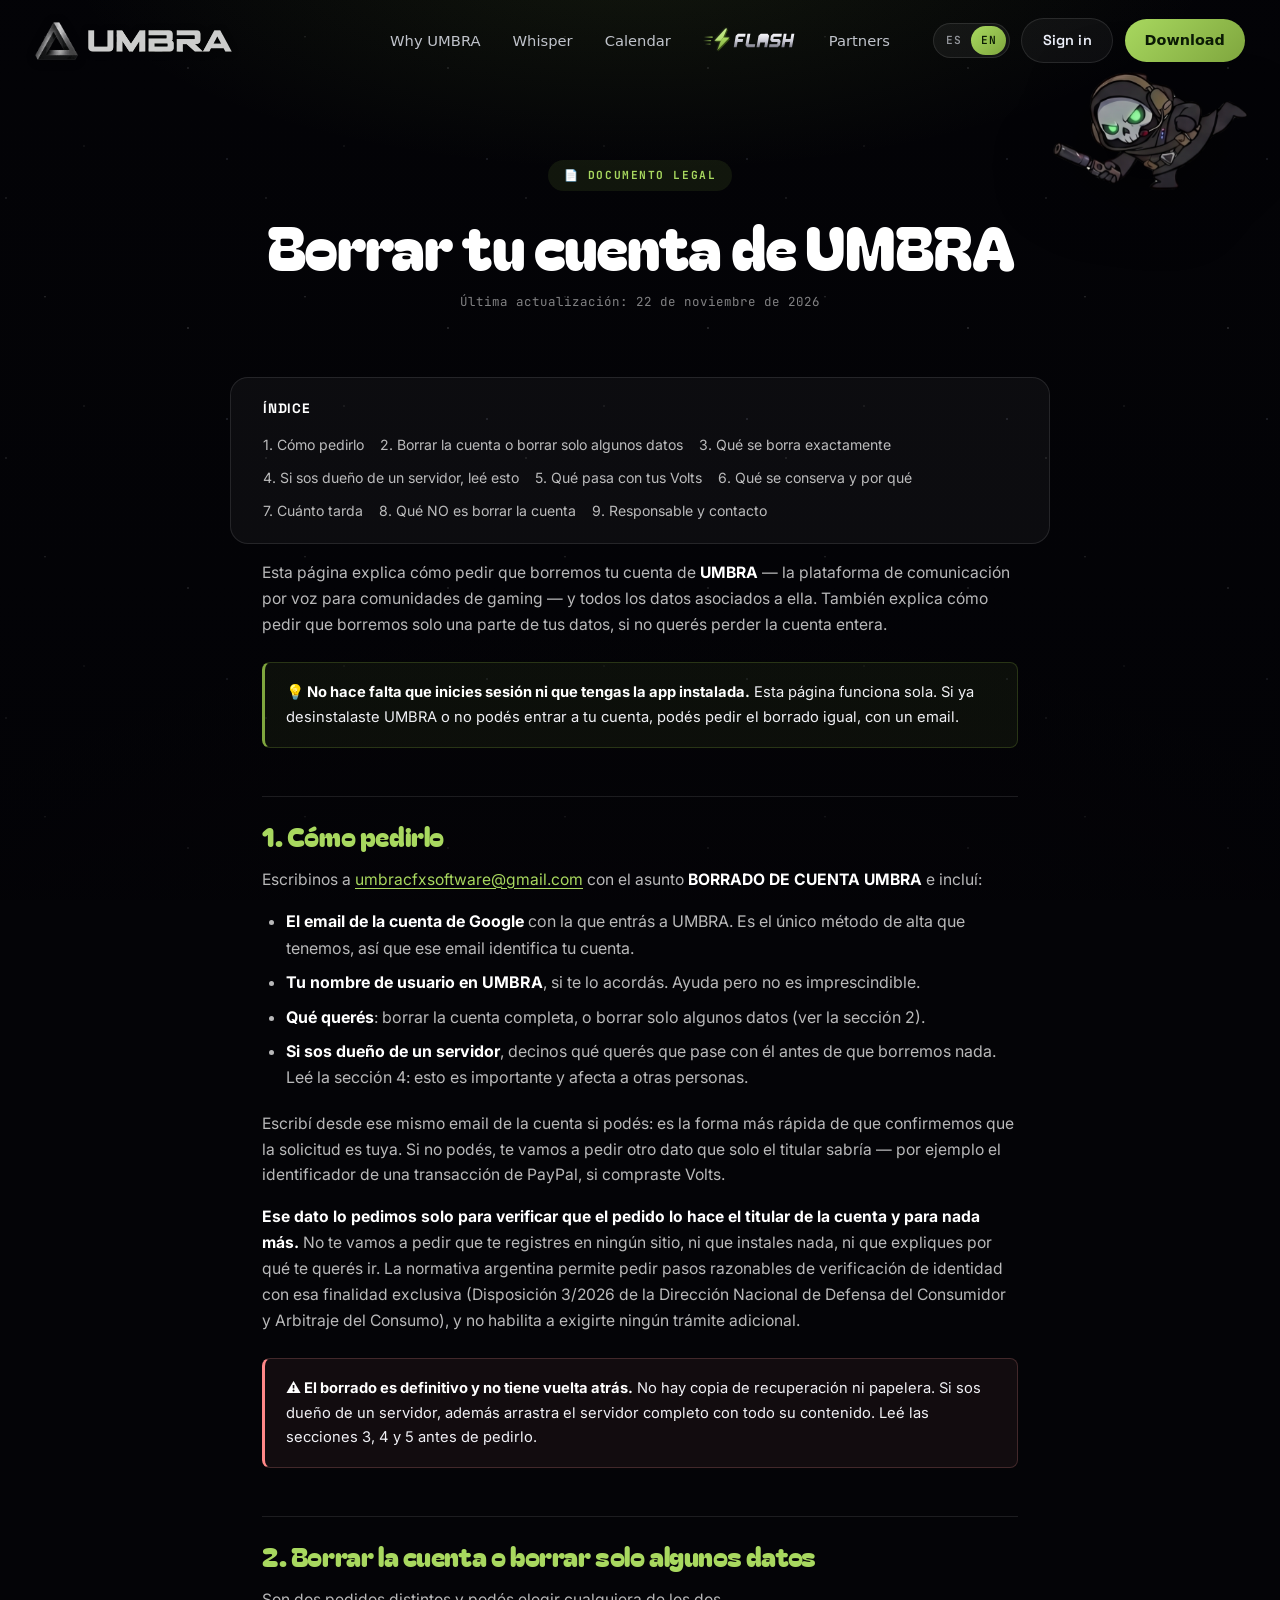
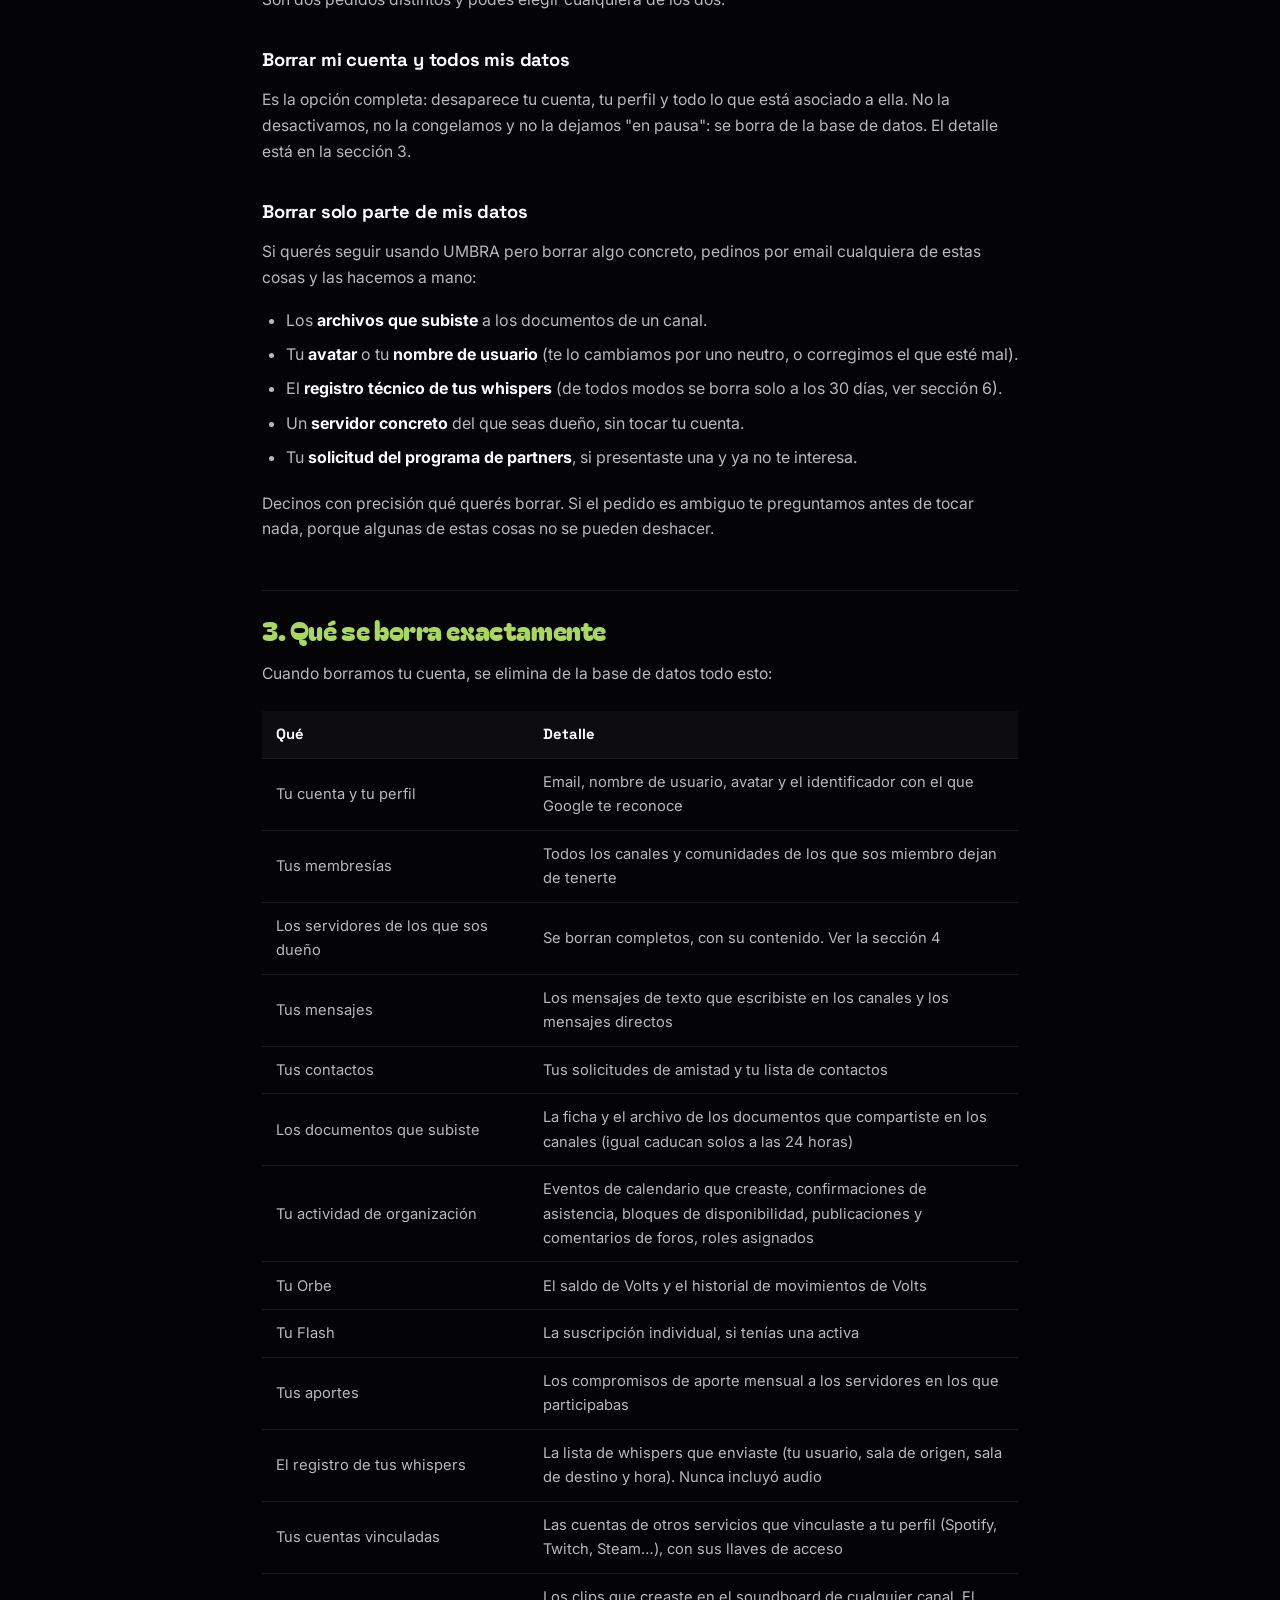
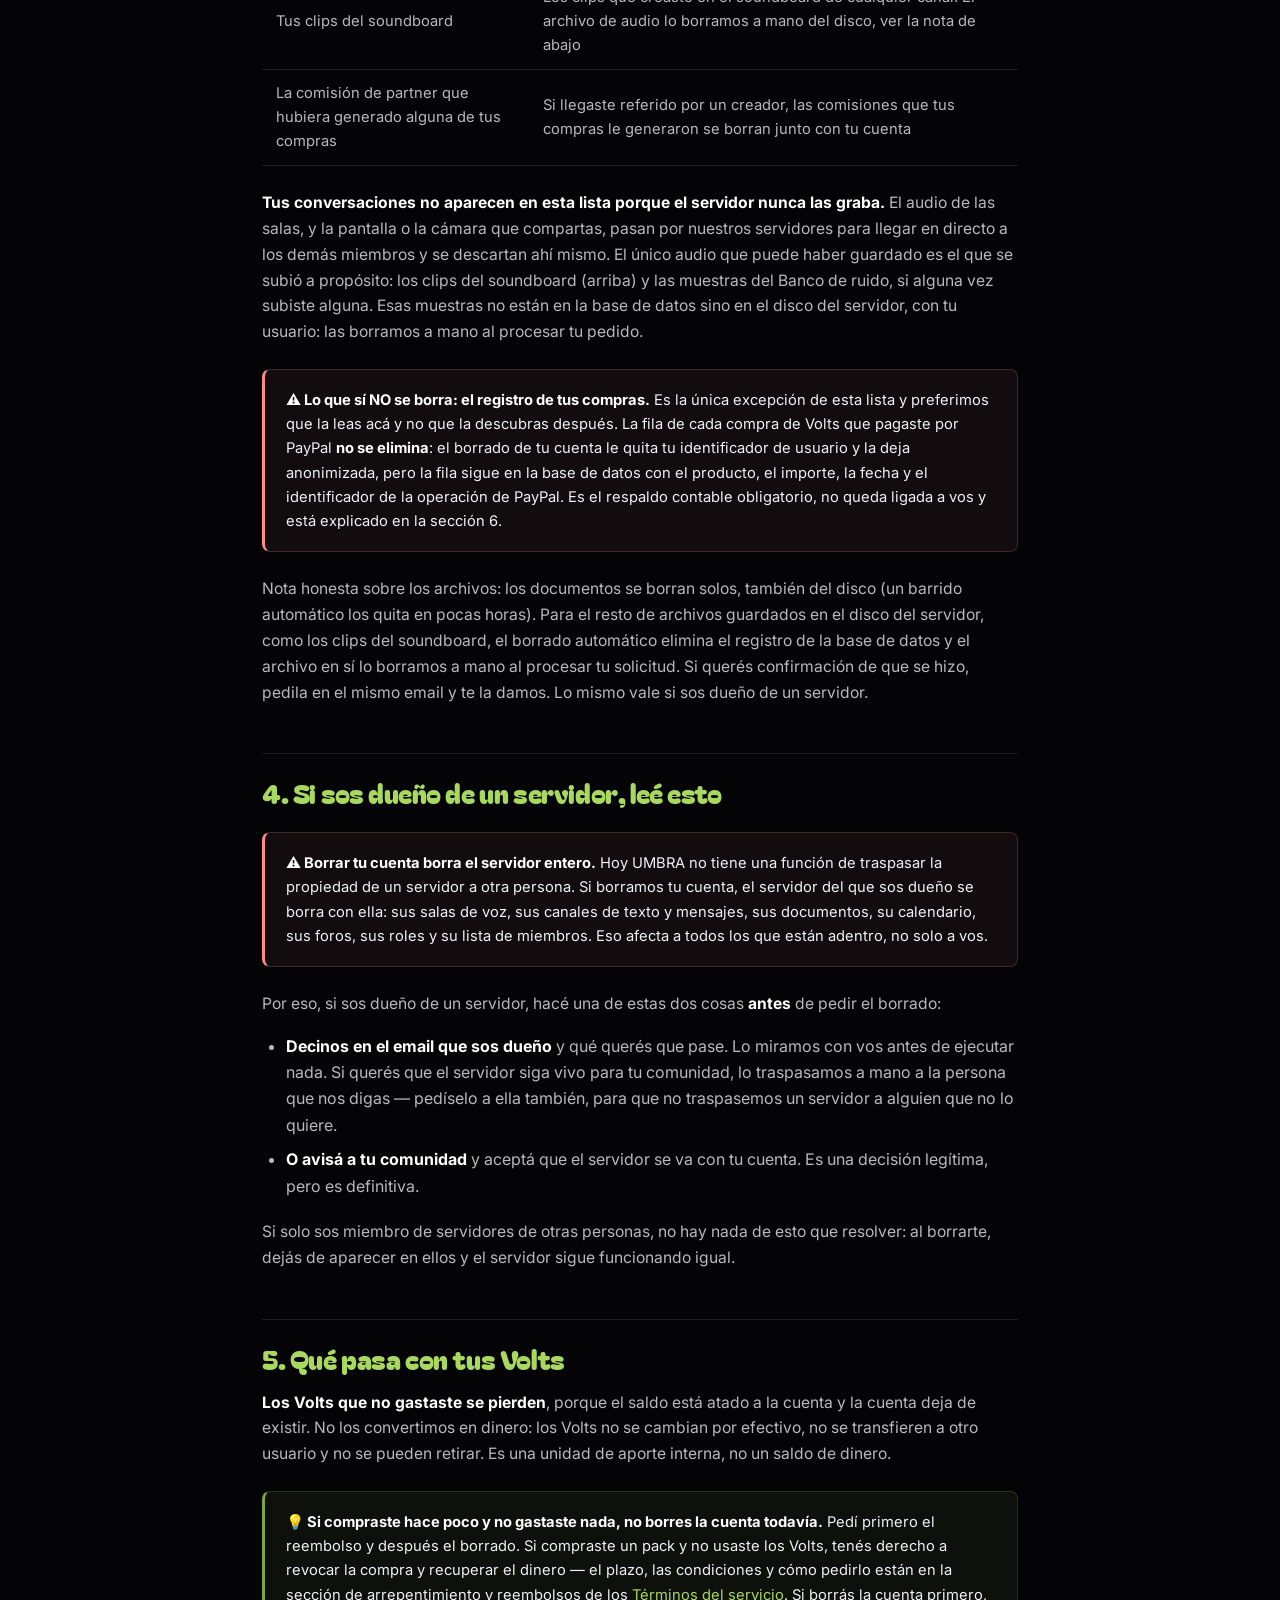
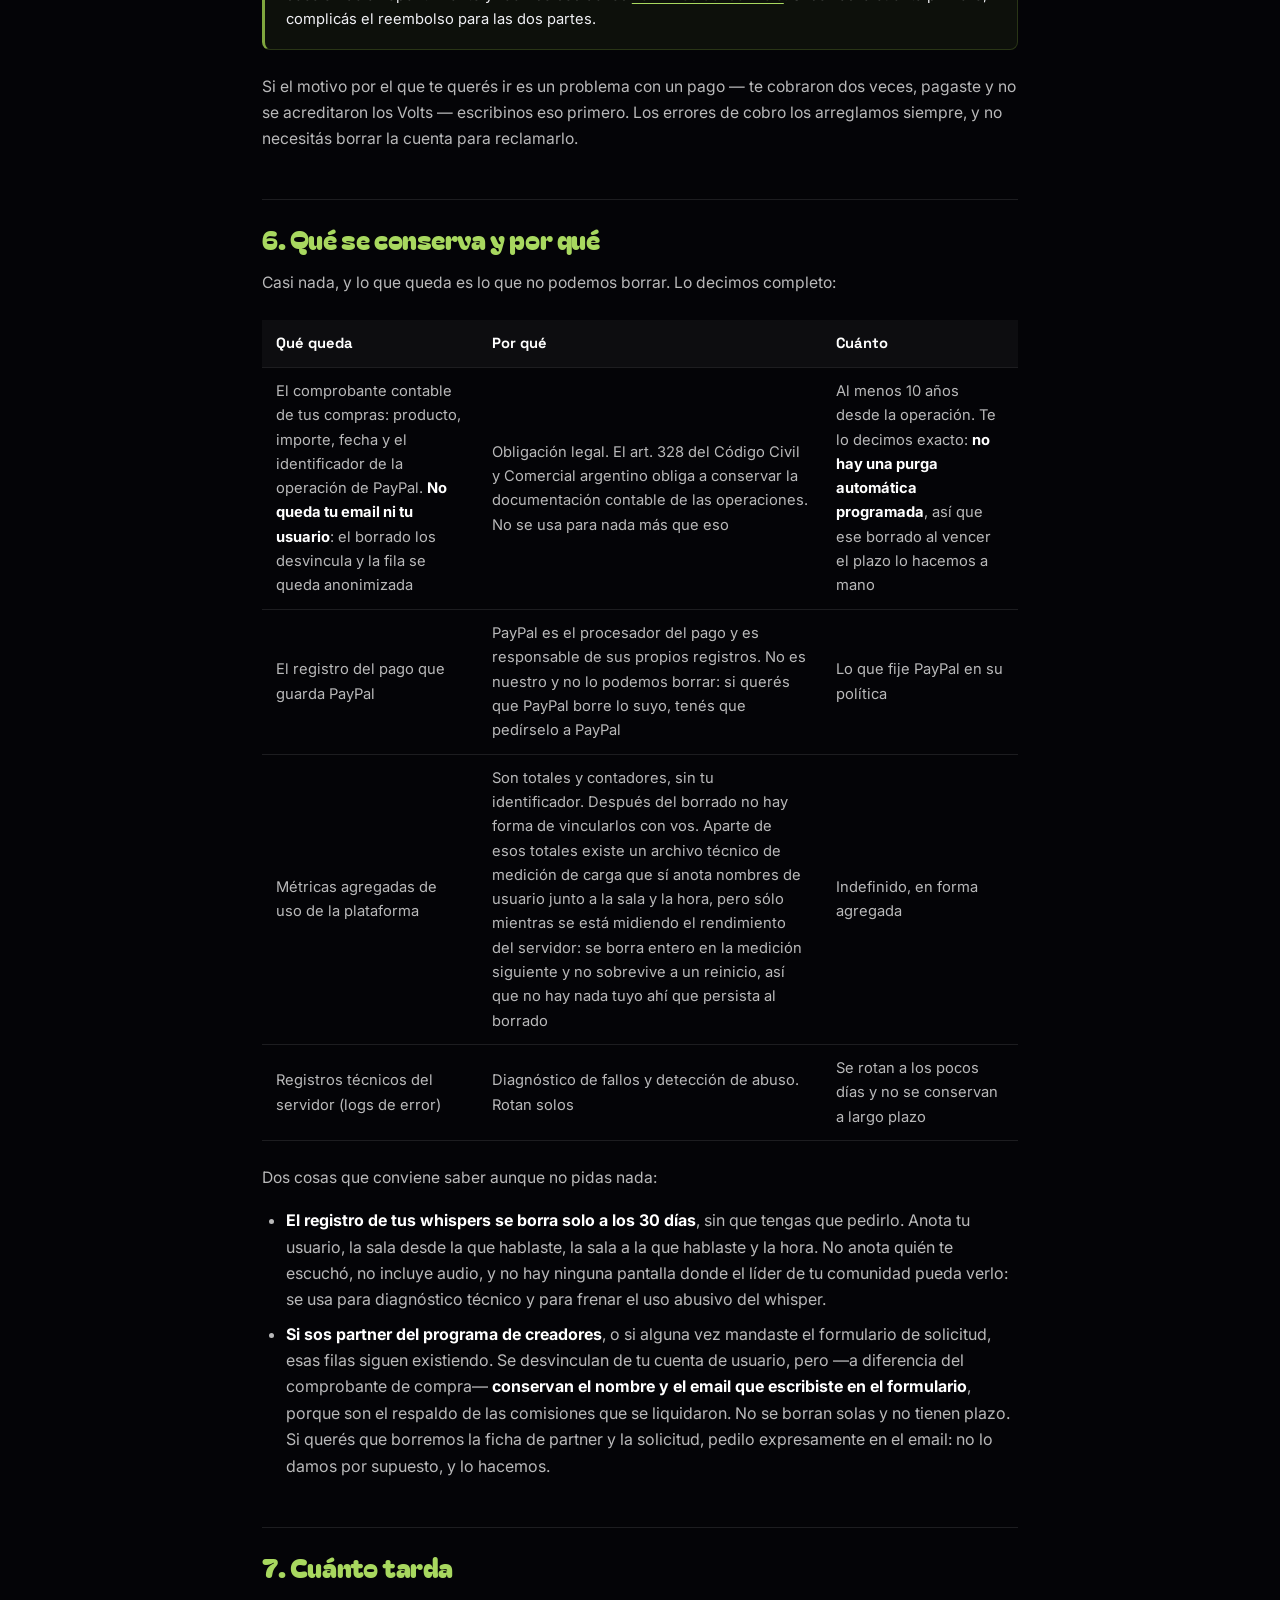
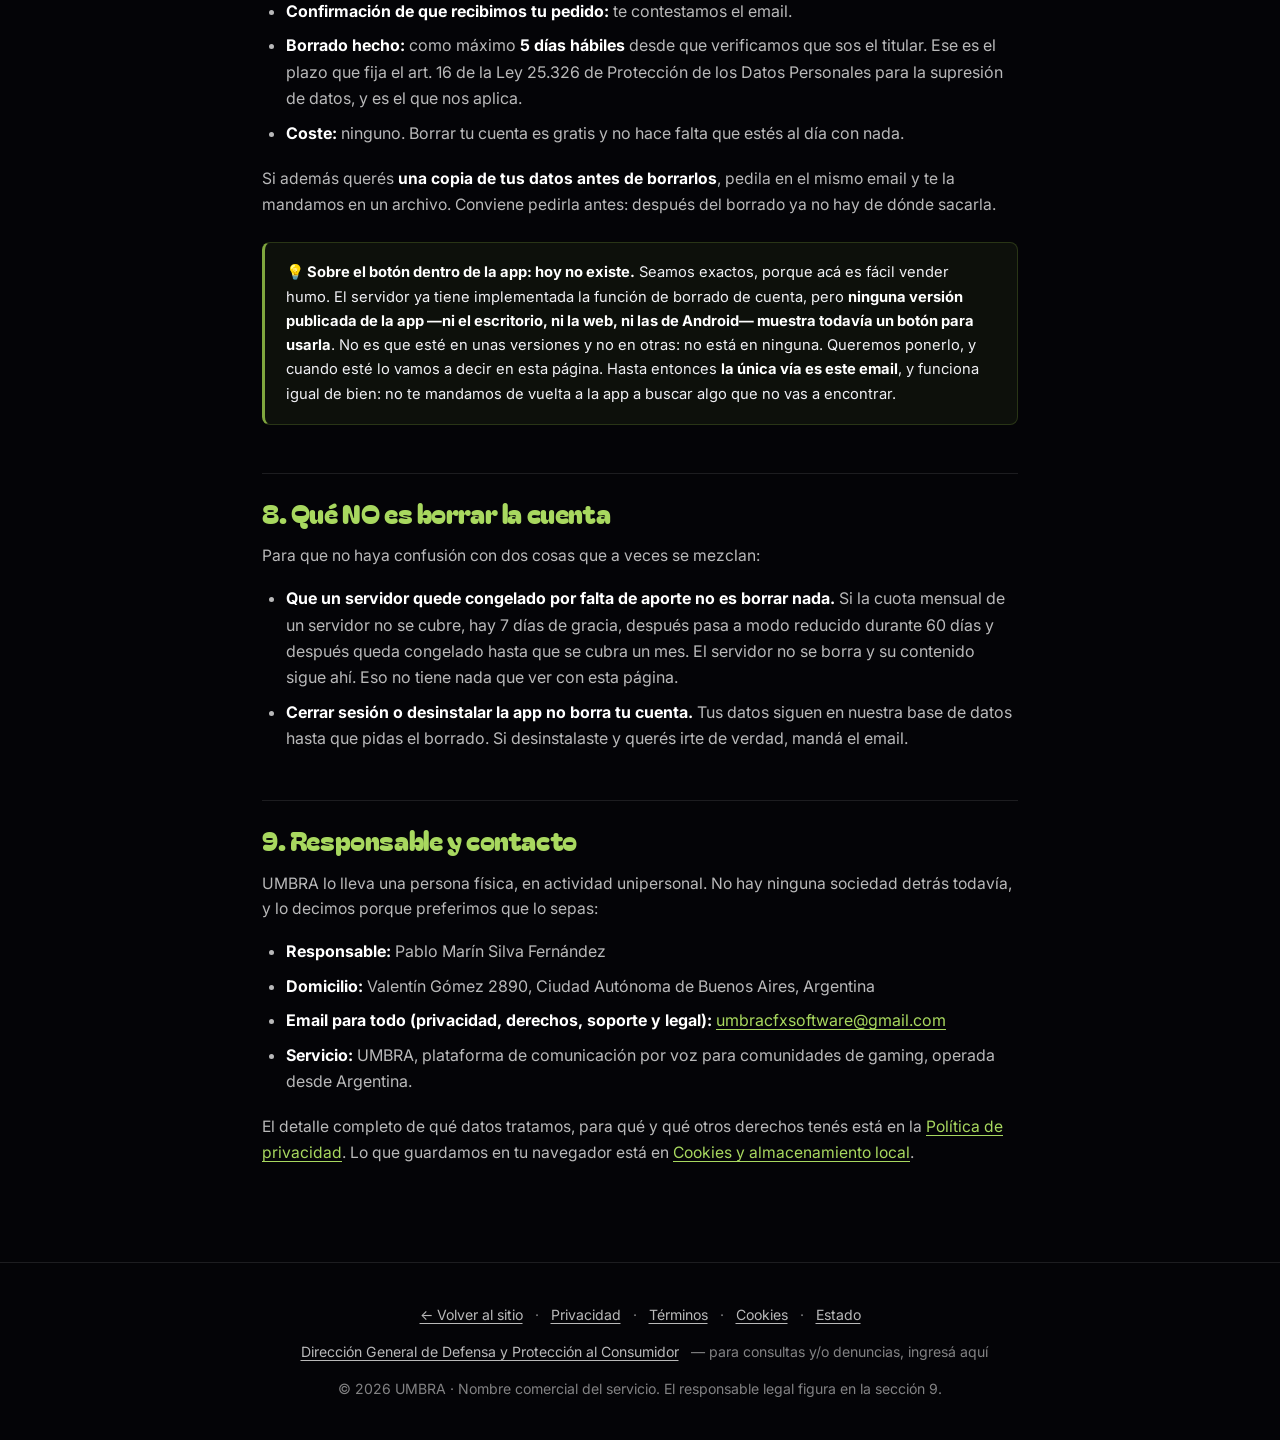
<file: borrar-cuenta.html>
<!doctype html>
<!-- borrar-cuenta — iteración 01: documentos «solo en vivo» (se borran a las 24 h, barrido automático del disco) y denuncias. Publicar solo cuando el server con la migración 081 esté desplegado. -->
<html lang="es" data-content-lang>
<head>
  <meta charset="utf-8" />
  <title>Borrar tu cuenta de UMBRA · UMBRA</title>
  <meta name="viewport" content="width=device-width, initial-scale=1" />
  <meta name="description" content="Cómo pedir el borrado de tu cuenta de UMBRA y de tus datos: qué se borra, qué se conserva y por qué, cuánto tarda y a dónde escribir." />
  <link rel="canonical" href="https://umbra.cfx-software.com/borrar-cuenta" />
  <meta property="og:url" content="https://umbra.cfx-software.com/borrar-cuenta" />
  <link rel="icon" href="assets/logo-triangle.png" />
  <link rel="stylesheet" href="css/legal.css?v=20260703a" />
  <link rel="stylesheet" href="https://api.fontshare.com/v2/css?f[]=clash-display@600,700&f[]=satoshi@400,500,700&display=swap" />
  <link rel="stylesheet" href="https://fonts.googleapis.com/css2?family=JetBrains+Mono:wght@500;600&display=swap" />
  <link rel="stylesheet" href="/css/nav.css?v=20261123a" />
</head>
<body>
  <div class="page-bg" aria-hidden="true">
    <div class="bg-veil"></div>
  </div>

  <nav class="nav" id="topNav">
    <a class="nav-logo" href="/">
      <img src="/assets/logo-triangle.png" alt="" />
      <img class="nav-wordmark" src="/assets/wordmark-umbra.png" alt="UMBRA" />
    </a>
    <div class="nav-links">
      <a href="/#problema" data-i18n="nav.why">Por qué UMBRA</a>
      <a href="/#comunicacion" data-i18n="nav.whisper">Whisper</a>
      <a href="/#calendario" data-i18n="nav.calendar">Calendario</a>
      <a class="nav-flash" href="/tienda" aria-label="Flash · Tienda"><img src="/assets/brand/flash-logo.svg" width="426" height="120" alt="Flash"></a>
      <a href="/partners" data-i18n="nav.partners">Partners</a>
    </div>
    <div class="nav-right">
      <div class="lang lang-switch" role="group" aria-label="Idioma">
        <button type="button" data-lang="es" class="active">ES</button>
        <button type="button" data-lang="en">EN</button>
      </div>
      <button class="nav-cta btn-login" data-i18n="t.nav.login">Iniciar sesión</button>
      <a class="nav-dl" href="https://umbra-api.cfx-software.com/downloads/Umbra-Setup.exe" download data-i18n="nav.cta">Descargar</a>
      <div class="user-menu" hidden>
        <button class="nav-cta user-toggle" aria-expanded="false">
          <span class="user-name"></span>
        </button>
        <div class="user-dropdown">
          <button class="creator-link" hidden onclick="location.assign('/creador')" data-i18n="nav.creatorPanel">Panel de creador</button>
          <button data-action="signout" data-i18n="t.nav.signout">Cerrar sesión</button>
        </div>
      </div>
      <button class="nav-burger" id="navBurger" aria-label="Menú" aria-expanded="false" aria-controls="navMobile">
        <span></span><span></span><span></span>
      </button>
    </div>
    <div class="nav-mobile" id="navMobile">
      <a href="/#problema" data-i18n="nav.why">Por qué UMBRA</a>
      <a href="/#comunicacion" data-i18n="nav.whisper">Whisper</a>
      <a href="/#calendario" data-i18n="nav.calendar">Calendario</a>
      <a class="nm-flash" href="/tienda" aria-label="Flash · Tienda"><img src="/assets/brand/flash-logo.svg" width="426" height="120" alt="Flash"></a>
      <a href="/partners" data-i18n="nav.partners">Partners</a>
      <a href="/descargas" data-i18n="nav.downloads">Descargas</a>
      <div class="nm-sep"></div>
      <button class="drawer-login nm-login" type="button" data-i18n="t.nav.login">Iniciar sesión</button>
      <div class="drawer-user nm-user" hidden>
        <div class="nm-user-info">
          <span class="user-avatar" aria-hidden="true"></span>
          <div class="nm-user-meta">
            <span class="drawer-user-name"></span>
            <span class="drawer-user-email"></span>
          </div>
        </div>
        <a class="creator-link nm-signout" href="/creador" hidden style="text-align:center;text-decoration:none" data-i18n="nav.creatorPanel">Panel de creador</a>
        <button class="drawer-user-signout nm-signout" data-action="signout" data-i18n="t.nav.signout">Cerrar sesión</button>
      </div>
      <div class="nm-sep"></div>
      <div class="lang lang-switch" role="group" aria-label="Idioma">
        <button type="button" data-lang="es">ES</button>
        <button type="button" data-lang="en">EN</button>
      </div>
    </div>
  </nav>
  <div class="nav-offset" aria-hidden="true"></div>
  <img class="legal-taco" src="assets/taco-sneaky.png" alt="" aria-hidden="true" />

  <header class="legal-hero">
    <div class="legal-eyebrow">📄 Documento legal</div>
    <h1>Borrar tu cuenta de UMBRA</h1>
    <div class="updated">Última actualización: 22 de noviembre de 2026</div>
  </header>

  <nav class="legal-toc">
    <strong>Índice</strong>
    <ul>
      <li><a href="#como">1. Cómo pedirlo</a></li>
      <li><a href="#dos-cosas">2. Borrar la cuenta o borrar solo algunos datos</a></li>
      <li><a href="#que-se-borra">3. Qué se borra exactamente</a></li>
      <li><a href="#servidor">4. Si sos dueño de un servidor, leé esto</a></li>
      <li><a href="#lingotes">5. Qué pasa con tus Volts</a></li>
      <li><a href="#que-se-conserva">6. Qué se conserva y por qué</a></li>
      <li><a href="#plazos">7. Cuánto tarda</a></li>
      <li><a href="#no-es">8. Qué NO es borrar la cuenta</a></li>
      <li><a href="#contacto">9. Responsable y contacto</a></li>
    </ul>
  </nav>

  <main class="legal-doc">

    <p>Esta página explica cómo pedir que borremos tu cuenta de <strong>UMBRA</strong> — la plataforma de comunicación por voz para comunidades de gaming — y todos los datos asociados a ella. También explica cómo pedir que borremos solo una parte de tus datos, si no querés perder la cuenta entera.</p>

    <div class="note">
      <strong>💡 No hace falta que inicies sesión ni que tengas la app instalada.</strong> Esta página funciona sola. Si ya desinstalaste UMBRA o no podés entrar a tu cuenta, podés pedir el borrado igual, con un email.
    </div>

    <h2 id="como">1. Cómo pedirlo</h2>
    <p>Escribinos a <a href="mailto:umbracfxsoftware@gmail.com?subject=BORRADO%20DE%20CUENTA%20UMBRA">umbracfxsoftware@gmail.com</a> con el asunto <strong>BORRADO DE CUENTA UMBRA</strong> e incluí:</p>
    <ul>
      <li><strong>El email de la cuenta de Google</strong> con la que entrás a UMBRA. Es el único método de alta que tenemos, así que ese email identifica tu cuenta.</li>
      <li><strong>Tu nombre de usuario en UMBRA</strong>, si te lo acordás. Ayuda pero no es imprescindible.</li>
      <li><strong>Qué querés</strong>: borrar la cuenta completa, o borrar solo algunos datos (ver la sección 2).</li>
      <li><strong>Si sos dueño de un servidor</strong>, decinos qué querés que pase con él antes de que borremos nada. Leé la sección 4: esto es importante y afecta a otras personas.</li>
    </ul>
    <p>Escribí desde ese mismo email de la cuenta si podés: es la forma más rápida de que confirmemos que la solicitud es tuya. Si no podés, te vamos a pedir otro dato que solo el titular sabría — por ejemplo el identificador de una transacción de PayPal, si compraste Volts.</p>
    <p><strong>Ese dato lo pedimos solo para verificar que el pedido lo hace el titular de la cuenta y para nada más.</strong> No te vamos a pedir que te registres en ningún sitio, ni que instales nada, ni que expliques por qué te querés ir. La normativa argentina permite pedir pasos razonables de verificación de identidad con esa finalidad exclusiva (Disposición 3/2026 de la Dirección Nacional de Defensa del Consumidor y Arbitraje del Consumo), y no habilita a exigirte ningún trámite adicional.</p>

    <div class="aviso">
      <strong>⚠️ El borrado es definitivo y no tiene vuelta atrás.</strong> No hay copia de recuperación ni papelera. Si sos dueño de un servidor, además arrastra el servidor completo con todo su contenido. Leé las secciones 3, 4 y 5 antes de pedirlo.
    </div>

    <h2 id="dos-cosas">2. Borrar la cuenta o borrar solo algunos datos</h2>
    <p>Son dos pedidos distintos y podés elegir cualquiera de los dos.</p>

    <h3>Borrar mi cuenta y todos mis datos</h3>
    <p>Es la opción completa: desaparece tu cuenta, tu perfil y todo lo que está asociado a ella. No la desactivamos, no la congelamos y no la dejamos "en pausa": se borra de la base de datos. El detalle está en la sección 3.</p>

    <h3>Borrar solo parte de mis datos</h3>
    <p>Si querés seguir usando UMBRA pero borrar algo concreto, pedinos por email cualquiera de estas cosas y las hacemos a mano:</p>
    <ul>
      <li>Los <strong>archivos que subiste</strong> a los documentos de un canal.</li>
      <li>Tu <strong>avatar</strong> o tu <strong>nombre de usuario</strong> (te lo cambiamos por uno neutro, o corregimos el que esté mal).</li>
      <li>El <strong>registro técnico de tus whispers</strong> (de todos modos se borra solo a los 30 días, ver sección 6).</li>
      <li>Un <strong>servidor concreto</strong> del que seas dueño, sin tocar tu cuenta.</li>
      <li>Tu <strong>solicitud del programa de partners</strong>, si presentaste una y ya no te interesa.</li>
    </ul>
    <p>Decinos con precisión qué querés borrar. Si el pedido es ambiguo te preguntamos antes de tocar nada, porque algunas de estas cosas no se pueden deshacer.</p>

    <h2 id="que-se-borra">3. Qué se borra exactamente</h2>
    <p>Cuando borramos tu cuenta, se elimina de la base de datos todo esto:</p>
    <table>
      <thead><tr><th>Qué</th><th>Detalle</th></tr></thead>
      <tbody>
        <tr><td>Tu cuenta y tu perfil</td><td>Email, nombre de usuario, avatar y el identificador con el que Google te reconoce</td></tr>
        <tr><td>Tus membresías</td><td>Todos los canales y comunidades de los que sos miembro dejan de tenerte</td></tr>
        <tr><td>Los servidores de los que sos dueño</td><td>Se borran completos, con su contenido. Ver la sección 4</td></tr>
        <tr><td>Tus mensajes</td><td>Los mensajes de texto que escribiste en los canales y los mensajes directos</td></tr>
        <tr><td>Tus contactos</td><td>Tus solicitudes de amistad y tu lista de contactos</td></tr>
        <tr><td>Los documentos que subiste</td><td>La ficha y el archivo de los documentos que compartiste en los canales (igual caducan solos a las 24 horas)</td></tr>
        <tr><td>Tu actividad de organización</td><td>Eventos de calendario que creaste, confirmaciones de asistencia, bloques de disponibilidad, publicaciones y comentarios de foros, roles asignados</td></tr>
        <tr><td>Tu Orbe</td><td>El saldo de Volts y el historial de movimientos de Volts</td></tr>
        <tr><td>Tu Flash</td><td>La suscripción individual, si tenías una activa</td></tr>
        <tr><td>Tus aportes</td><td>Los compromisos de aporte mensual a los servidores en los que participabas</td></tr>
        <tr><td>El registro de tus whispers</td><td>La lista de whispers que enviaste (tu usuario, sala de origen, sala de destino y hora). Nunca incluyó audio</td></tr>
        <tr><td>Tus cuentas vinculadas</td><td>Las cuentas de otros servicios que vinculaste a tu perfil (Spotify, Twitch, Steam…), con sus llaves de acceso</td></tr>
        <tr><td>Tus clips del soundboard</td><td>Los clips que creaste en el soundboard de cualquier canal. El archivo de audio lo borramos a mano del disco, ver la nota de abajo</td></tr>
        <tr><td>La comisión de partner que hubiera generado alguna de tus compras</td><td>Si llegaste referido por un creador, las comisiones que tus compras le generaron se borran junto con tu cuenta</td></tr>
      </tbody>
    </table>
    <p><strong>Tus conversaciones no aparecen en esta lista porque el servidor nunca las graba.</strong> El audio de las salas, y la pantalla o la cámara que compartas, pasan por nuestros servidores para llegar en directo a los demás miembros y se descartan ahí mismo. El único audio que puede haber guardado es el que se subió a propósito: los clips del soundboard (arriba) y las muestras del Banco de ruido, si alguna vez subiste alguna. Esas muestras no están en la base de datos sino en el disco del servidor, con tu usuario: las borramos a mano al procesar tu pedido.</p>
    <div class="aviso">
      <strong>⚠️ Lo que sí NO se borra: el registro de tus compras.</strong> Es la única excepción de esta lista y preferimos que la leas acá y no que la descubras después. La fila de cada compra de Volts que pagaste por PayPal <strong>no se elimina</strong>: el borrado de tu cuenta le quita tu identificador de usuario y la deja anonimizada, pero la fila sigue en la base de datos con el producto, el importe, la fecha y el identificador de la operación de PayPal. Es el respaldo contable obligatorio, no queda ligada a vos y está explicado en la sección 6.
    </div>
    <p>Nota honesta sobre los archivos: los documentos se borran solos, también del disco (un barrido automático los quita en pocas horas). Para el resto de archivos guardados en el disco del servidor, como los clips del soundboard, el borrado automático elimina el registro de la base de datos y el archivo en sí lo borramos a mano al procesar tu solicitud. Si querés confirmación de que se hizo, pedila en el mismo email y te la damos. Lo mismo vale si sos dueño de un servidor.</p>

    <h2 id="servidor">4. Si sos dueño de un servidor, leé esto</h2>
    <div class="aviso">
      <strong>⚠️ Borrar tu cuenta borra el servidor entero.</strong> Hoy UMBRA no tiene una función de traspasar la propiedad de un servidor a otra persona. Si borramos tu cuenta, el servidor del que sos dueño se borra con ella: sus salas de voz, sus canales de texto y mensajes, sus documentos, su calendario, sus foros, sus roles y su lista de miembros. Eso afecta a todos los que están adentro, no solo a vos.
    </div>
    <p>Por eso, si sos dueño de un servidor, hacé una de estas dos cosas <strong>antes</strong> de pedir el borrado:</p>
    <ul>
      <li><strong>Decinos en el email que sos dueño</strong> y qué querés que pase. Lo miramos con vos antes de ejecutar nada. Si querés que el servidor siga vivo para tu comunidad, lo traspasamos a mano a la persona que nos digas — pedíselo a ella también, para que no traspasemos un servidor a alguien que no lo quiere.</li>
      <li><strong>O avisá a tu comunidad</strong> y aceptá que el servidor se va con tu cuenta. Es una decisión legítima, pero es definitiva.</li>
    </ul>
    <p>Si solo sos miembro de servidores de otras personas, no hay nada de esto que resolver: al borrarte, dejás de aparecer en ellos y el servidor sigue funcionando igual.</p>

    <h2 id="lingotes">5. Qué pasa con tus Volts</h2>
    <p><strong>Los Volts que no gastaste se pierden</strong>, porque el saldo está atado a la cuenta y la cuenta deja de existir. No los convertimos en dinero: los Volts no se cambian por efectivo, no se transfieren a otro usuario y no se pueden retirar. Es una unidad de aporte interna, no un saldo de dinero.</p>
    <div class="note">
      <strong>💡 Si compraste hace poco y no gastaste nada, no borres la cuenta todavía.</strong> Pedí primero el reembolso y después el borrado. Si compraste un pack y no usaste los Volts, tenés derecho a revocar la compra y recuperar el dinero — el plazo, las condiciones y cómo pedirlo están en la sección de arrepentimiento y reembolsos de los <a href="/terminos">Términos del servicio</a>. Si borrás la cuenta primero, complicás el reembolso para las dos partes.
    </div>
    <p>Si el motivo por el que te querés ir es un problema con un pago — te cobraron dos veces, pagaste y no se acreditaron los Volts — escribinos eso primero. Los errores de cobro los arreglamos siempre, y no necesitás borrar la cuenta para reclamarlo.</p>

    <h2 id="que-se-conserva">6. Qué se conserva y por qué</h2>
    <p>Casi nada, y lo que queda es lo que no podemos borrar. Lo decimos completo:</p>
    <table>
      <thead><tr><th>Qué queda</th><th>Por qué</th><th>Cuánto</th></tr></thead>
      <tbody>
        <tr>
          <td>El comprobante contable de tus compras: producto, importe, fecha y el identificador de la operación de PayPal. <strong>No queda tu email ni tu usuario</strong>: el borrado los desvincula y la fila se queda anonimizada</td>
          <td>Obligación legal. El art. 328 del Código Civil y Comercial argentino obliga a conservar la documentación contable de las operaciones. No se usa para nada más que eso</td>
          <td>Al menos 10 años desde la operación. Te lo decimos exacto: <strong>no hay una purga automática programada</strong>, así que ese borrado al vencer el plazo lo hacemos a mano</td>
        </tr>
        <tr>
          <td>El registro del pago que guarda PayPal</td>
          <td>PayPal es el procesador del pago y es responsable de sus propios registros. No es nuestro y no lo podemos borrar: si querés que PayPal borre lo suyo, tenés que pedírselo a PayPal</td>
          <td>Lo que fije PayPal en su política</td>
        </tr>
        <tr>
          <td>Métricas agregadas de uso de la plataforma</td>
          <td>Son totales y contadores, sin tu identificador. Después del borrado no hay forma de vincularlos con vos. Aparte de esos totales existe un archivo técnico de medición de carga que sí anota nombres de usuario junto a la sala y la hora, pero sólo mientras se está midiendo el rendimiento del servidor: se borra entero en la medición siguiente y no sobrevive a un reinicio, así que no hay nada tuyo ahí que persista al borrado</td>
          <td>Indefinido, en forma agregada</td>
        </tr>
        <tr>
          <td>Registros técnicos del servidor (logs de error)</td>
          <td>Diagnóstico de fallos y detección de abuso. Rotan solos</td>
          <td>Se rotan a los pocos días y no se conservan a largo plazo</td>
        </tr>
      </tbody>
    </table>
    <p>Dos cosas que conviene saber aunque no pidas nada:</p>
    <ul>
      <li><strong>El registro de tus whispers se borra solo a los 30 días</strong>, sin que tengas que pedirlo. Anota tu usuario, la sala desde la que hablaste, la sala a la que hablaste y la hora. No anota quién te escuchó, no incluye audio, y no hay ninguna pantalla donde el líder de tu comunidad pueda verlo: se usa para diagnóstico técnico y para frenar el uso abusivo del whisper.</li>
      <li><strong>Si sos partner del programa de creadores</strong>, o si alguna vez mandaste el formulario de solicitud, esas filas siguen existiendo. Se desvinculan de tu cuenta de usuario, pero —a diferencia del comprobante de compra— <strong>conservan el nombre y el email que escribiste en el formulario</strong>, porque son el respaldo de las comisiones que se liquidaron. No se borran solas y no tienen plazo. Si querés que borremos la ficha de partner y la solicitud, pedilo expresamente en el email: no lo damos por supuesto, y lo hacemos.</li>
    </ul>

    <h2 id="plazos">7. Cuánto tarda</h2>
    <ul>
      <li><strong>Confirmación de que recibimos tu pedido:</strong> te contestamos el email.</li>
      <li><strong>Borrado hecho:</strong> como máximo <strong>5 días hábiles</strong> desde que verificamos que sos el titular. Ese es el plazo que fija el art. 16 de la Ley 25.326 de Protección de los Datos Personales para la supresión de datos, y es el que nos aplica.</li>
      <li><strong>Coste:</strong> ninguno. Borrar tu cuenta es gratis y no hace falta que estés al día con nada.</li>
    </ul>
    <p>Si además querés <strong>una copia de tus datos antes de borrarlos</strong>, pedila en el mismo email y te la mandamos en un archivo. Conviene pedirla antes: después del borrado ya no hay de dónde sacarla.</p>

    <div class="note">
      <strong>💡 Sobre el botón dentro de la app: hoy no existe.</strong> Seamos exactos, porque acá es fácil vender humo. El servidor ya tiene implementada la función de borrado de cuenta, pero <strong>ninguna versión publicada de la app —ni el escritorio, ni la web, ni las de Android— muestra todavía un botón para usarla</strong>. No es que esté en unas versiones y no en otras: no está en ninguna. Queremos ponerlo, y cuando esté lo vamos a decir en esta página. Hasta entonces <strong>la única vía es este email</strong>, y funciona igual de bien: no te mandamos de vuelta a la app a buscar algo que no vas a encontrar.
    </div>

    <h2 id="no-es">8. Qué NO es borrar la cuenta</h2>
    <p>Para que no haya confusión con dos cosas que a veces se mezclan:</p>
    <ul>
      <li><strong>Que un servidor quede congelado por falta de aporte no es borrar nada.</strong> Si la cuota mensual de un servidor no se cubre, hay 7 días de gracia, después pasa a modo reducido durante 60 días y después queda congelado hasta que se cubra un mes. El servidor no se borra y su contenido sigue ahí. Eso no tiene nada que ver con esta página.</li>
      <li><strong>Cerrar sesión o desinstalar la app no borra tu cuenta.</strong> Tus datos siguen en nuestra base de datos hasta que pidas el borrado. Si desinstalaste y querés irte de verdad, mandá el email.</li>
    </ul>

    <h2 id="contacto">9. Responsable y contacto</h2>
    <p>UMBRA lo lleva una persona física, en actividad unipersonal. No hay ninguna sociedad detrás todavía, y lo decimos porque preferimos que lo sepas:</p>
    <ul>
      <li><strong>Responsable:</strong> Pablo Marín Silva Fernández</li>
      <li><strong>Domicilio:</strong> Valentín Gómez 2890, Ciudad Autónoma de Buenos Aires, Argentina</li>
      <li><strong>Email para todo (privacidad, derechos, soporte y legal):</strong> <a href="mailto:umbracfxsoftware@gmail.com">umbracfxsoftware@gmail.com</a></li>
      <li><strong>Servicio:</strong> UMBRA, plataforma de comunicación por voz para comunidades de gaming, operada desde Argentina.</li>
    </ul>
    <p>El detalle completo de qué datos tratamos, para qué y qué otros derechos tenés está en la <a href="/privacidad">Política de privacidad</a>. Lo que guardamos en tu navegador está en <a href="/cookies">Cookies y almacenamiento local</a>.</p>

  </main>

  <footer class="legal-foot">
    <p>
      <a href="/">← Volver al sitio</a>
      ·
      <a href="/privacidad">Privacidad</a>
      ·
      <a href="/terminos">Términos</a>
      ·
      <a href="/cookies">Cookies</a>
      ·
      <a href="/status">Estado</a>
    </p>
    <p style="margin-top:0.85rem">
      <a href="https://buenosaires.gob.ar/tramites/denuncia-online-defensa-al-consumidor" rel="noopener" target="_blank">Dirección General de Defensa y Protección al Consumidor</a> — para consultas y/o denuncias, ingresá aquí
    </p>
    <p style="margin-top:0.85rem">© 2026 UMBRA · Nombre comercial del servicio. El responsable legal figura en la sección 9.</p>
  </footer>

  <script src="/js/i18n-v2.js?v=20261123a" defer></script>
  <script src="/js/nav.js?v=20261123a" defer></script>
  <script src="/js/auth.js?v=20260701a" defer></script>
</body>
</html>
</file>
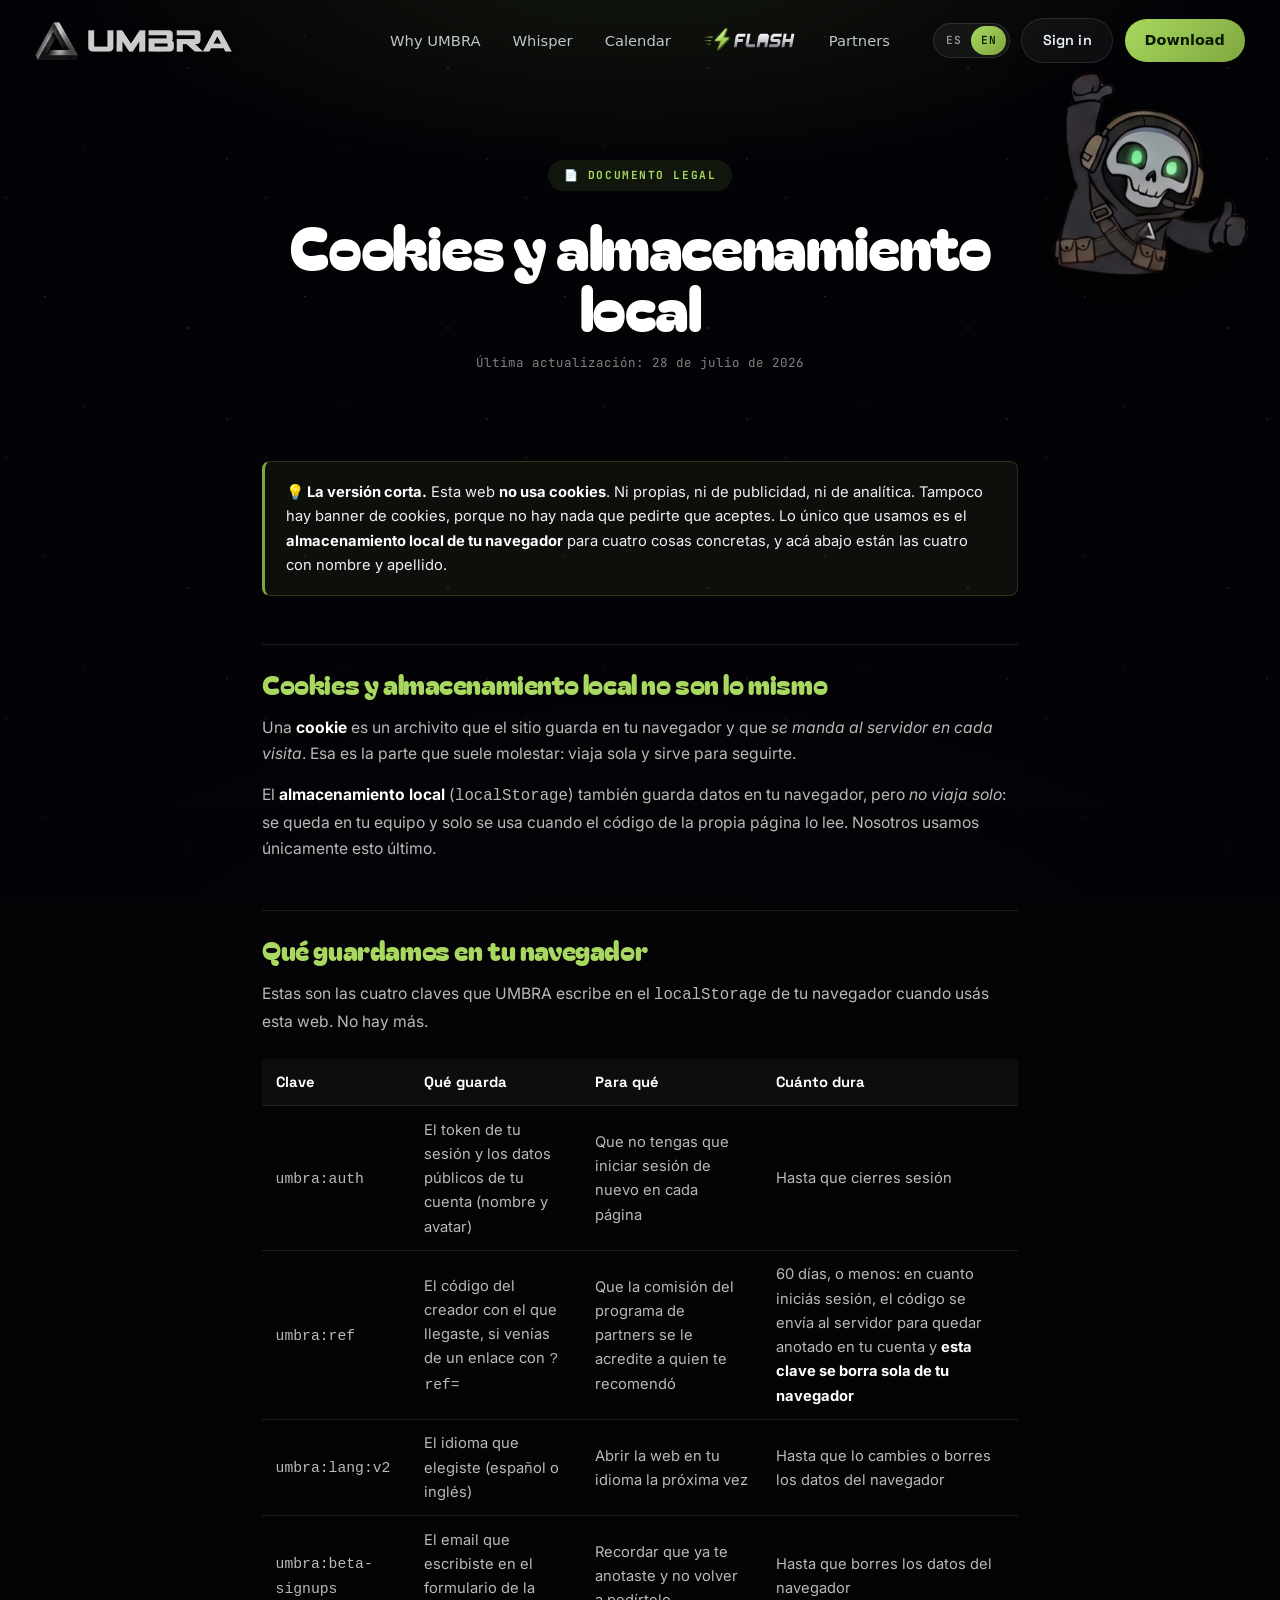
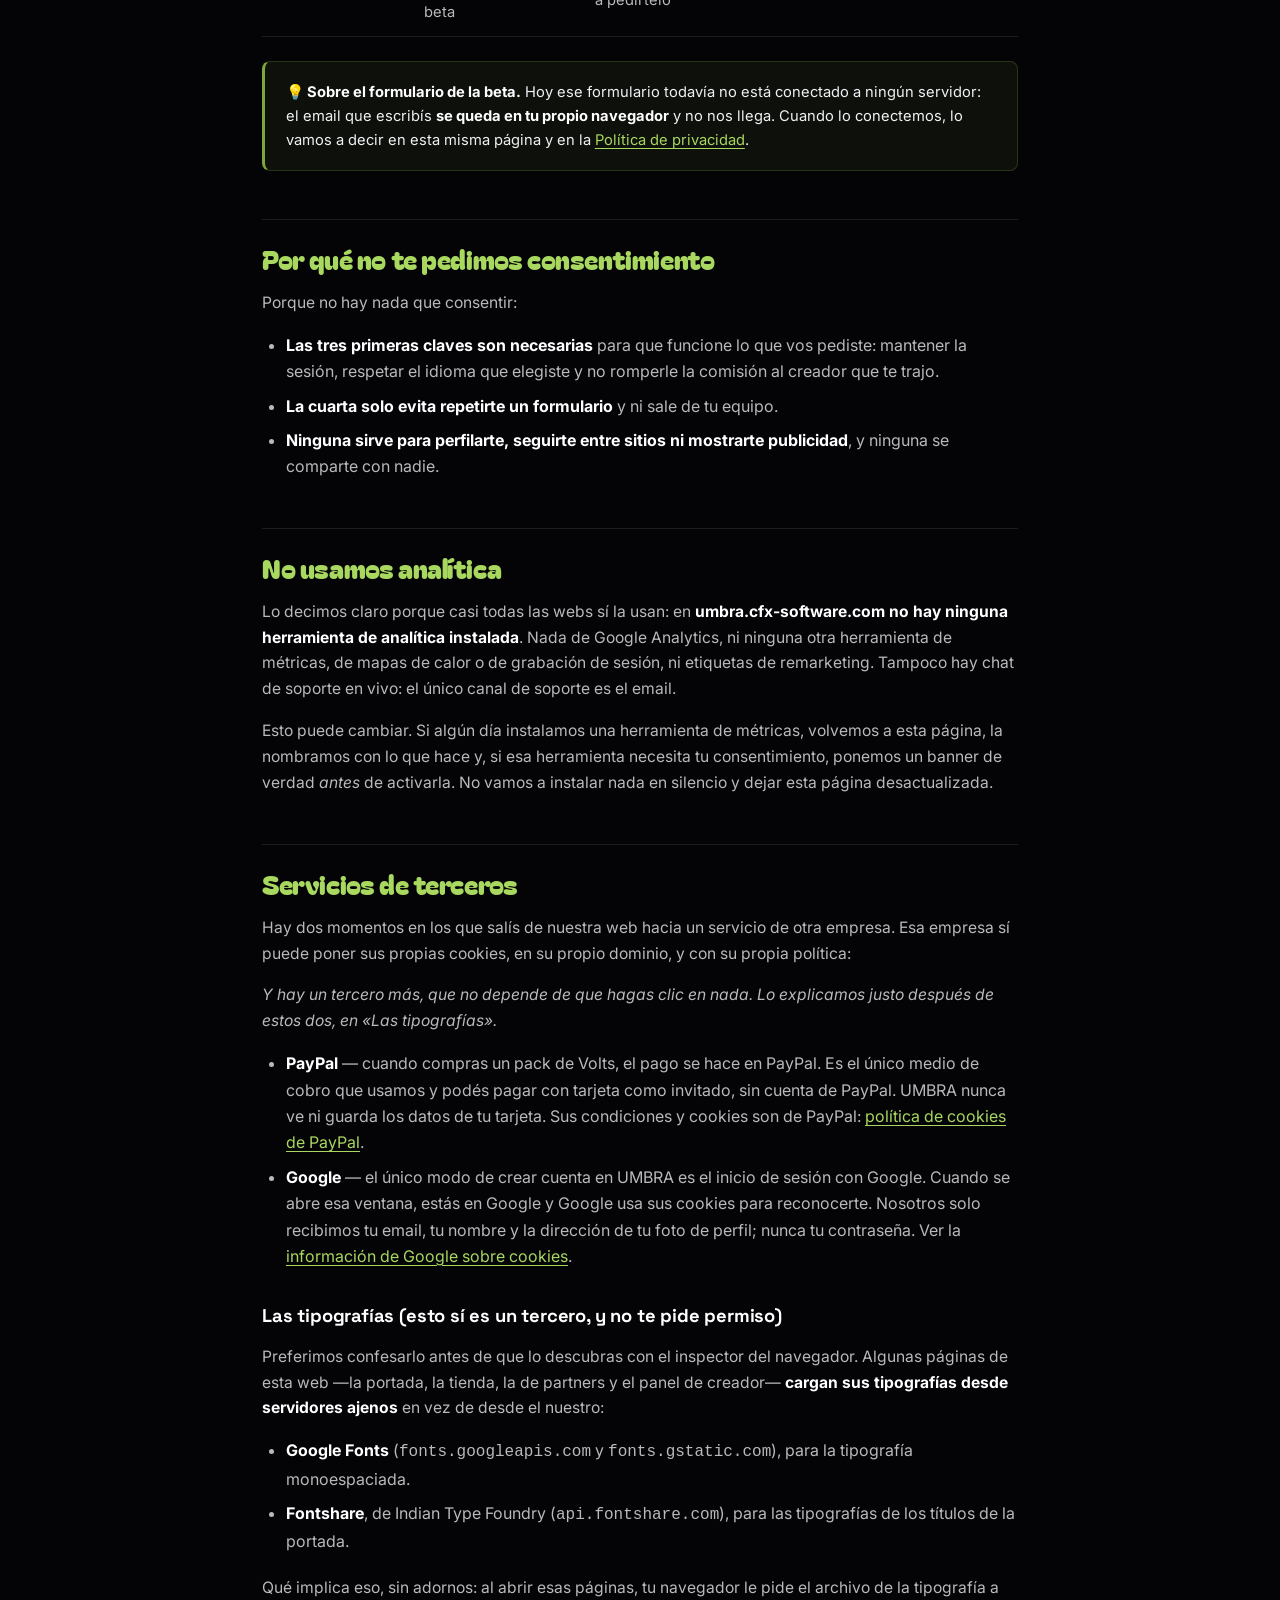
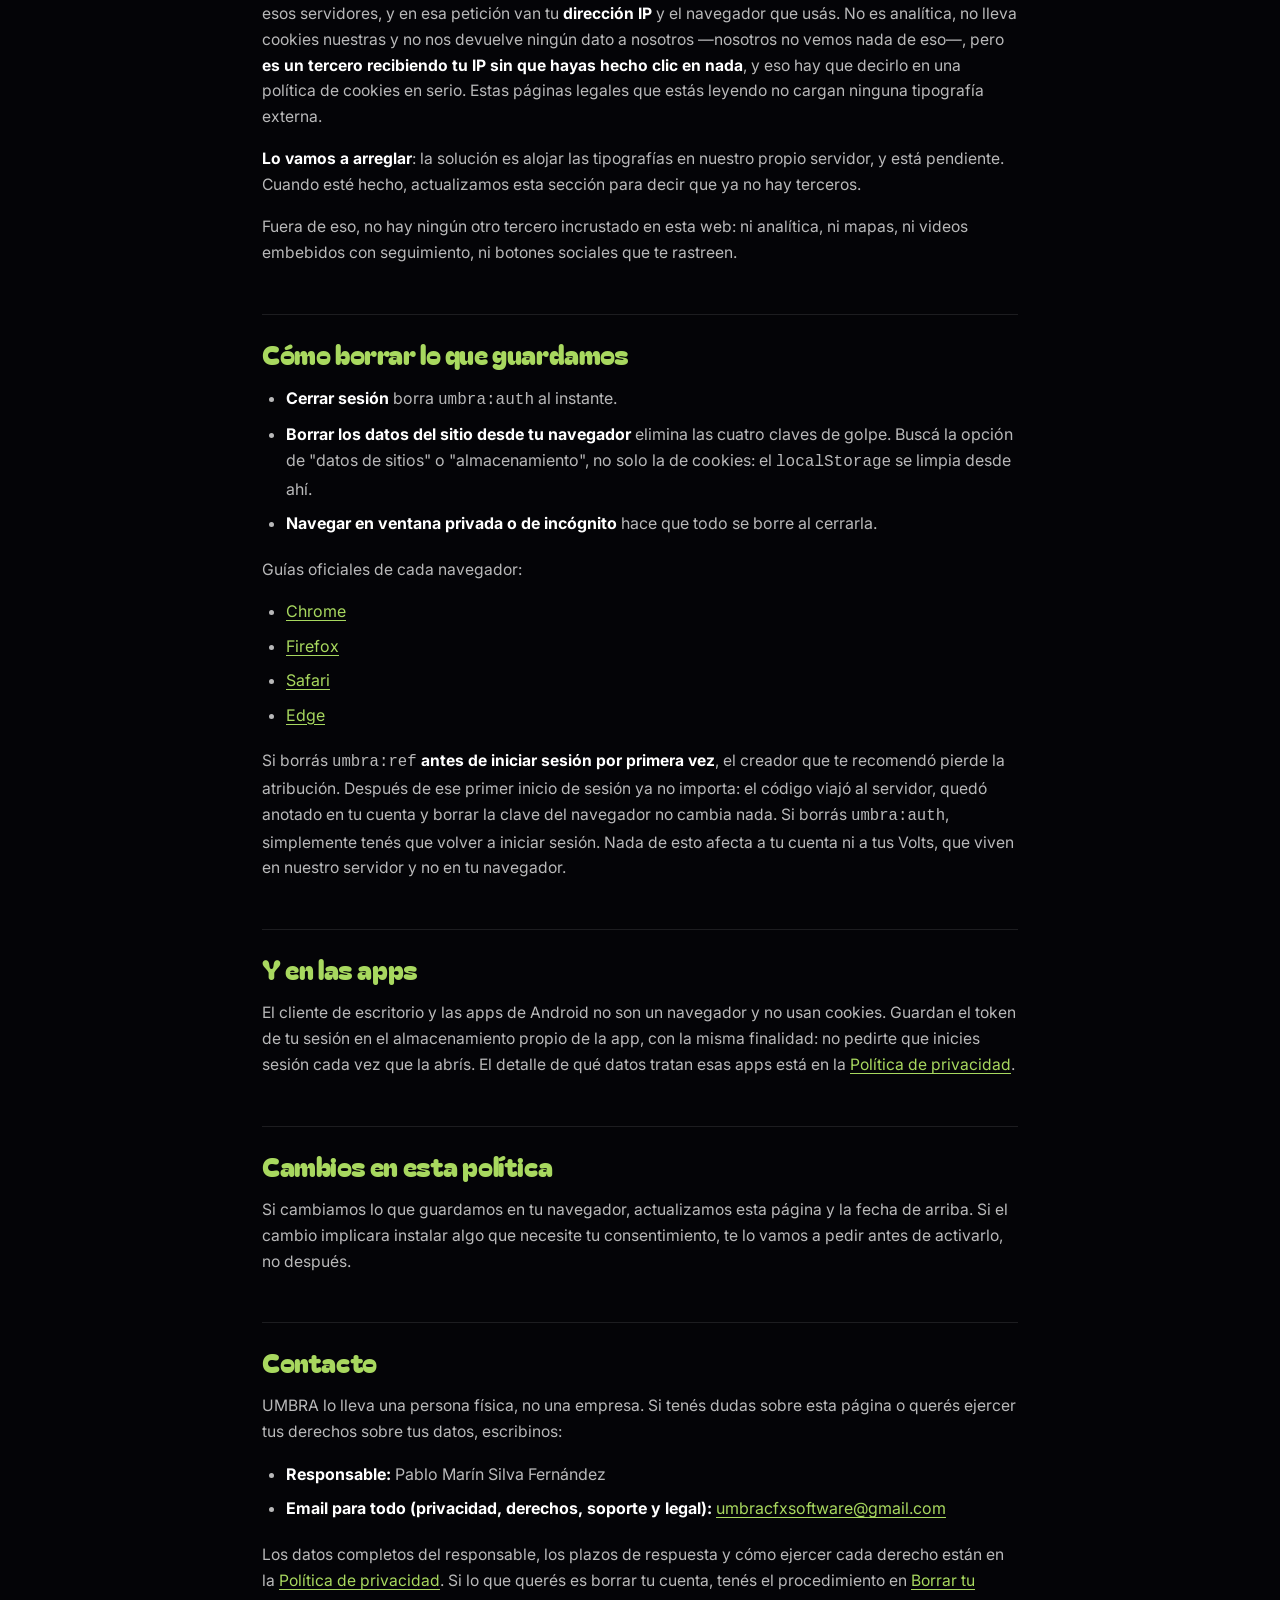
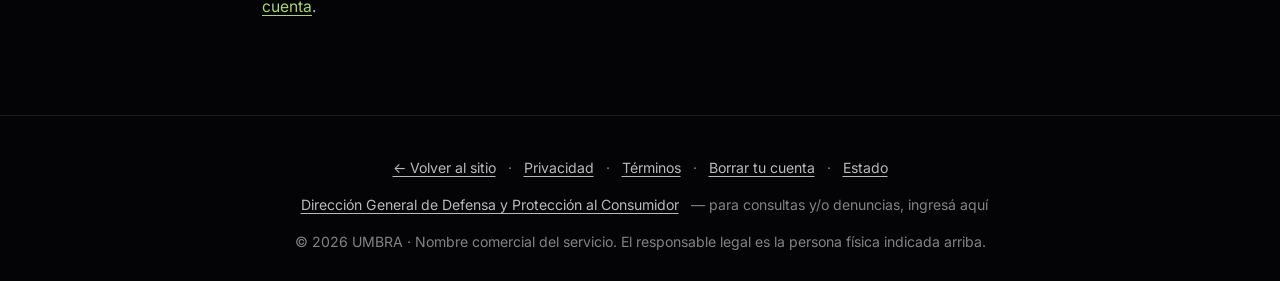
<file: cookies.html>
<!doctype html>
<html lang="es" data-content-lang>
<head>
  <meta charset="utf-8" />
  <title>Cookies y almacenamiento local · UMBRA</title>
  <meta name="viewport" content="width=device-width, initial-scale=1" />
  <meta name="description" content="UMBRA no usa cookies propias ni analítica. Esto es todo lo que guardamos en tu navegador y para qué sirve cada cosa." />
  <link rel="canonical" href="https://umbra.cfx-software.com/cookies" />
  <meta property="og:url" content="https://umbra.cfx-software.com/cookies" />
  <link rel="icon" href="assets/logo-triangle.png" />
  <link rel="stylesheet" href="css/legal.css?v=20260703a" />
  <link rel="stylesheet" href="/css/nav.css?v=20261123a" />
</head>
<body>
  <div class="page-bg" aria-hidden="true">
    <div class="bg-veil"></div>
  </div>

  <nav class="nav" id="topNav">
    <a class="nav-logo" href="/">
      <img src="/assets/logo-triangle.png" alt="" />
      <img class="nav-wordmark" src="/assets/wordmark-umbra.png" alt="UMBRA" />
    </a>
    <div class="nav-links">
      <a href="/#problema" data-i18n="nav.why">Por qué UMBRA</a>
      <a href="/#comunicacion" data-i18n="nav.whisper">Whisper</a>
      <a href="/#calendario" data-i18n="nav.calendar">Calendario</a>
      <a class="nav-flash" href="/tienda" aria-label="Flash · Tienda"><img src="/assets/brand/flash-logo.svg" width="426" height="120" alt="Flash"></a>
      <a href="/partners" data-i18n="nav.partners">Partners</a>
    </div>
    <div class="nav-right">
      <div class="lang lang-switch" role="group" aria-label="Idioma">
        <button type="button" data-lang="es" class="active">ES</button>
        <button type="button" data-lang="en">EN</button>
      </div>
      <button class="nav-cta btn-login" data-i18n="t.nav.login">Iniciar sesión</button>
      <a class="nav-dl" href="https://umbra-api.cfx-software.com/downloads/Umbra-Setup.exe" download data-i18n="nav.cta">Descargar</a>
      <div class="user-menu" hidden>
        <button class="nav-cta user-toggle" aria-expanded="false">
          <span class="user-name"></span>
        </button>
        <div class="user-dropdown">
          <button class="creator-link" hidden onclick="location.assign('/creador')" data-i18n="nav.creatorPanel">Panel de creador</button>
          <button data-action="signout" data-i18n="t.nav.signout">Cerrar sesión</button>
        </div>
      </div>
      <button class="nav-burger" id="navBurger" aria-label="Menú" aria-expanded="false" aria-controls="navMobile">
        <span></span><span></span><span></span>
      </button>
    </div>
    <div class="nav-mobile" id="navMobile">
      <a href="/#problema" data-i18n="nav.why">Por qué UMBRA</a>
      <a href="/#comunicacion" data-i18n="nav.whisper">Whisper</a>
      <a href="/#calendario" data-i18n="nav.calendar">Calendario</a>
      <a class="nm-flash" href="/tienda" aria-label="Flash · Tienda"><img src="/assets/brand/flash-logo.svg" width="426" height="120" alt="Flash"></a>
      <a href="/partners" data-i18n="nav.partners">Partners</a>
      <a href="/descargas" data-i18n="nav.downloads">Descargas</a>
      <div class="nm-sep"></div>
      <button class="drawer-login nm-login" type="button" data-i18n="t.nav.login">Iniciar sesión</button>
      <div class="drawer-user nm-user" hidden>
        <div class="nm-user-info">
          <span class="user-avatar" aria-hidden="true"></span>
          <div class="nm-user-meta">
            <span class="drawer-user-name"></span>
            <span class="drawer-user-email"></span>
          </div>
        </div>
        <a class="creator-link nm-signout" href="/creador" hidden style="text-align:center;text-decoration:none" data-i18n="nav.creatorPanel">Panel de creador</a>
        <button class="drawer-user-signout nm-signout" data-action="signout" data-i18n="t.nav.signout">Cerrar sesión</button>
      </div>
      <div class="nm-sep"></div>
      <div class="lang lang-switch" role="group" aria-label="Idioma">
        <button type="button" data-lang="es">ES</button>
        <button type="button" data-lang="en">EN</button>
      </div>
    </div>
  </nav>
  <div class="nav-offset" aria-hidden="true"></div>
  <img class="legal-taco" src="assets/taco-happy.png" alt="" aria-hidden="true" />

  <header class="legal-hero">
    <div class="legal-eyebrow">📄 Documento legal</div>
    <h1>Cookies y almacenamiento local</h1>
    <div class="updated">Última actualización: 28 de julio de 2026</div>
  </header>

  <main class="legal-doc">

    <div class="note">
      <strong>💡 La versión corta.</strong> Esta web <strong>no usa cookies</strong>. Ni propias, ni de publicidad, ni de analítica. Tampoco hay banner de cookies, porque no hay nada que pedirte que aceptes. Lo único que usamos es el <strong>almacenamiento local de tu navegador</strong> para cuatro cosas concretas, y acá abajo están las cuatro con nombre y apellido.
    </div>

    <h2>Cookies y almacenamiento local no son lo mismo</h2>
    <p>Una <strong>cookie</strong> es un archivito que el sitio guarda en tu navegador y que <em>se manda al servidor en cada visita</em>. Esa es la parte que suele molestar: viaja sola y sirve para seguirte.</p>
    <p>El <strong>almacenamiento local</strong> (<code>localStorage</code>) también guarda datos en tu navegador, pero <em>no viaja solo</em>: se queda en tu equipo y solo se usa cuando el código de la propia página lo lee. Nosotros usamos únicamente esto último.</p>

    <h2>Qué guardamos en tu navegador</h2>
    <p>Estas son las cuatro claves que UMBRA escribe en el <code>localStorage</code> de tu navegador cuando usás esta web. No hay más.</p>
    <table>
      <thead><tr><th>Clave</th><th>Qué guarda</th><th>Para qué</th><th>Cuánto dura</th></tr></thead>
      <tbody>
        <tr>
          <td><code>umbra:auth</code></td>
          <td>El token de tu sesión y los datos públicos de tu cuenta (nombre y avatar)</td>
          <td>Que no tengas que iniciar sesión de nuevo en cada página</td>
          <td>Hasta que cierres sesión</td>
        </tr>
        <tr>
          <td><code>umbra:ref</code></td>
          <td>El código del creador con el que llegaste, si venías de un enlace con <code>?ref=</code></td>
          <td>Que la comisión del programa de partners se le acredite a quien te recomendó</td>
          <td>60 días, o menos: en cuanto iniciás sesión, el código se envía al servidor para quedar anotado en tu cuenta y <strong>esta clave se borra sola de tu navegador</strong></td>
        </tr>
        <tr>
          <td><code>umbra:lang:v2</code></td>
          <td>El idioma que elegiste (español o inglés)</td>
          <td>Abrir la web en tu idioma la próxima vez</td>
          <td>Hasta que lo cambies o borres los datos del navegador</td>
        </tr>
        <tr>
          <td><code>umbra:beta-signups</code></td>
          <td>El email que escribiste en el formulario de la beta</td>
          <td>Recordar que ya te anotaste y no volver a pedírtelo</td>
          <td>Hasta que borres los datos del navegador</td>
        </tr>
      </tbody>
    </table>

    <div class="note">
      <strong>💡 Sobre el formulario de la beta.</strong> Hoy ese formulario todavía no está conectado a ningún servidor: el email que escribís <strong>se queda en tu propio navegador</strong> y no nos llega. Cuando lo conectemos, lo vamos a decir en esta misma página y en la <a href="/privacidad">Política de privacidad</a>.
    </div>

    <h2>Por qué no te pedimos consentimiento</h2>
    <p>Porque no hay nada que consentir:</p>
    <ul>
      <li><strong>Las tres primeras claves son necesarias</strong> para que funcione lo que vos pediste: mantener la sesión, respetar el idioma que elegiste y no romperle la comisión al creador que te trajo.</li>
      <li><strong>La cuarta solo evita repetirte un formulario</strong> y ni sale de tu equipo.</li>
      <li><strong>Ninguna sirve para perfilarte, seguirte entre sitios ni mostrarte publicidad</strong>, y ninguna se comparte con nadie.</li>
    </ul>

    <h2>No usamos analítica</h2>
    <p>Lo decimos claro porque casi todas las webs sí la usan: en <strong>umbra.cfx-software.com no hay ninguna herramienta de analítica instalada</strong>. Nada de Google Analytics, ni ninguna otra herramienta de métricas, de mapas de calor o de grabación de sesión, ni etiquetas de remarketing. Tampoco hay chat de soporte en vivo: el único canal de soporte es el email.</p>
    <p>Esto puede cambiar. Si algún día instalamos una herramienta de métricas, volvemos a esta página, la nombramos con lo que hace y, si esa herramienta necesita tu consentimiento, ponemos un banner de verdad <em>antes</em> de activarla. No vamos a instalar nada en silencio y dejar esta página desactualizada.</p>

    <h2>Servicios de terceros</h2>
    <p>Hay dos momentos en los que salís de nuestra web hacia un servicio de otra empresa. Esa empresa sí puede poner sus propias cookies, en su propio dominio, y con su propia política:</p>
    <p style="margin-bottom:0.4rem"><em>Y hay un tercero más, que no depende de que hagas clic en nada. Lo explicamos justo después de estos dos, en «Las tipografías».</em></p>
    <ul>
      <li><strong>PayPal</strong> — cuando compras un pack de Volts, el pago se hace en PayPal. Es el único medio de cobro que usamos y podés pagar con tarjeta como invitado, sin cuenta de PayPal. UMBRA nunca ve ni guarda los datos de tu tarjeta. Sus condiciones y cookies son de PayPal: <a href="https://www.paypal.com/ar/webapps/mpp/ua/cookie-full" rel="noopener" target="_blank">política de cookies de PayPal</a>.</li>
      <li><strong>Google</strong> — el único modo de crear cuenta en UMBRA es el inicio de sesión con Google. Cuando se abre esa ventana, estás en Google y Google usa sus cookies para reconocerte. Nosotros solo recibimos tu email, tu nombre y la dirección de tu foto de perfil; nunca tu contraseña. Ver la <a href="https://policies.google.com/technologies/cookies?hl=es" rel="noopener" target="_blank">información de Google sobre cookies</a>.</li>
    </ul>
    <h3>Las tipografías (esto sí es un tercero, y no te pide permiso)</h3>
    <p>Preferimos confesarlo antes de que lo descubras con el inspector del navegador. Algunas páginas de esta web —la portada, la tienda, la de partners y el panel de creador— <strong>cargan sus tipografías desde servidores ajenos</strong> en vez de desde el nuestro:</p>
    <ul>
      <li><strong>Google Fonts</strong> (<code>fonts.googleapis.com</code> y <code>fonts.gstatic.com</code>), para la tipografía monoespaciada.</li>
      <li><strong>Fontshare</strong>, de Indian Type Foundry (<code>api.fontshare.com</code>), para las tipografías de los títulos de la portada.</li>
    </ul>
    <p>Qué implica eso, sin adornos: al abrir esas páginas, tu navegador le pide el archivo de la tipografía a esos servidores, y en esa petición van tu <strong>dirección IP</strong> y el navegador que usás. No es analítica, no lleva cookies nuestras y no nos devuelve ningún dato a nosotros —nosotros no vemos nada de eso—, pero <strong>es un tercero recibiendo tu IP sin que hayas hecho clic en nada</strong>, y eso hay que decirlo en una política de cookies en serio. Estas páginas legales que estás leyendo no cargan ninguna tipografía externa.</p>
    <p><strong>Lo vamos a arreglar</strong>: la solución es alojar las tipografías en nuestro propio servidor, y está pendiente. Cuando esté hecho, actualizamos esta sección para decir que ya no hay terceros.</p>
    <p>Fuera de eso, no hay ningún otro tercero incrustado en esta web: ni analítica, ni mapas, ni videos embebidos con seguimiento, ni botones sociales que te rastreen.</p>

    <h2>Cómo borrar lo que guardamos</h2>
    <ul>
      <li><strong>Cerrar sesión</strong> borra <code>umbra:auth</code> al instante.</li>
      <li><strong>Borrar los datos del sitio desde tu navegador</strong> elimina las cuatro claves de golpe. Buscá la opción de "datos de sitios" o "almacenamiento", no solo la de cookies: el <code>localStorage</code> se limpia desde ahí.</li>
      <li><strong>Navegar en ventana privada o de incógnito</strong> hace que todo se borre al cerrarla.</li>
    </ul>
    <p>Guías oficiales de cada navegador:</p>
    <ul>
      <li><a href="https://support.google.com/chrome/answer/95647" rel="noopener" target="_blank">Chrome</a></li>
      <li><a href="https://support.mozilla.org/es/kb/Borrar%20cookies" rel="noopener" target="_blank">Firefox</a></li>
      <li><a href="https://support.apple.com/es-es/guide/safari/sfri11471/mac" rel="noopener" target="_blank">Safari</a></li>
      <li><a href="https://support.microsoft.com/es-es/microsoft-edge" rel="noopener" target="_blank">Edge</a></li>
    </ul>
    <p>Si borrás <code>umbra:ref</code> <strong>antes de iniciar sesión por primera vez</strong>, el creador que te recomendó pierde la atribución. Después de ese primer inicio de sesión ya no importa: el código viajó al servidor, quedó anotado en tu cuenta y borrar la clave del navegador no cambia nada. Si borrás <code>umbra:auth</code>, simplemente tenés que volver a iniciar sesión. Nada de esto afecta a tu cuenta ni a tus Volts, que viven en nuestro servidor y no en tu navegador.</p>

    <h2>Y en las apps</h2>
    <p>El cliente de escritorio y las apps de Android no son un navegador y no usan cookies. Guardan el token de tu sesión en el almacenamiento propio de la app, con la misma finalidad: no pedirte que inicies sesión cada vez que la abrís. El detalle de qué datos tratan esas apps está en la <a href="/privacidad">Política de privacidad</a>.</p>

    <h2>Cambios en esta política</h2>
    <p>Si cambiamos lo que guardamos en tu navegador, actualizamos esta página y la fecha de arriba. Si el cambio implicara instalar algo que necesite tu consentimiento, te lo vamos a pedir antes de activarlo, no después.</p>

    <h2>Contacto</h2>
    <p>UMBRA lo lleva una persona física, no una empresa. Si tenés dudas sobre esta página o querés ejercer tus derechos sobre tus datos, escribinos:</p>
    <ul>
      <li><strong>Responsable:</strong> Pablo Marín Silva Fernández</li>
      <li><strong>Email para todo (privacidad, derechos, soporte y legal):</strong> <a href="mailto:umbracfxsoftware@gmail.com">umbracfxsoftware@gmail.com</a></li>
    </ul>
    <p>Los datos completos del responsable, los plazos de respuesta y cómo ejercer cada derecho están en la <a href="/privacidad">Política de privacidad</a>. Si lo que querés es borrar tu cuenta, tenés el procedimiento en <a href="/borrar-cuenta">Borrar tu cuenta</a>.</p>

  </main>

  <footer class="legal-foot">
    <p>
      <a href="/">← Volver al sitio</a>
      ·
      <a href="/privacidad">Privacidad</a>
      ·
      <a href="/terminos">Términos</a>
      ·
      <a href="/borrar-cuenta">Borrar tu cuenta</a>
      ·
      <a href="/status">Estado</a>
    </p>
    <p style="margin-top:0.85rem">
      <a href="https://buenosaires.gob.ar/tramites/denuncia-online-defensa-al-consumidor" rel="noopener" target="_blank">Dirección General de Defensa y Protección al Consumidor</a> — para consultas y/o denuncias, ingresá aquí
    </p>
    <p style="margin-top:0.85rem">© 2026 UMBRA · Nombre comercial del servicio. El responsable legal es la persona física indicada arriba.</p>
  </footer>

  <script src="/js/i18n-v2.js?v=20261123a" defer></script>
  <script src="/js/nav.js?v=20261123a" defer></script>
  <script src="/js/auth.js?v=20260701a" defer></script>
</body>
</html>
</file>
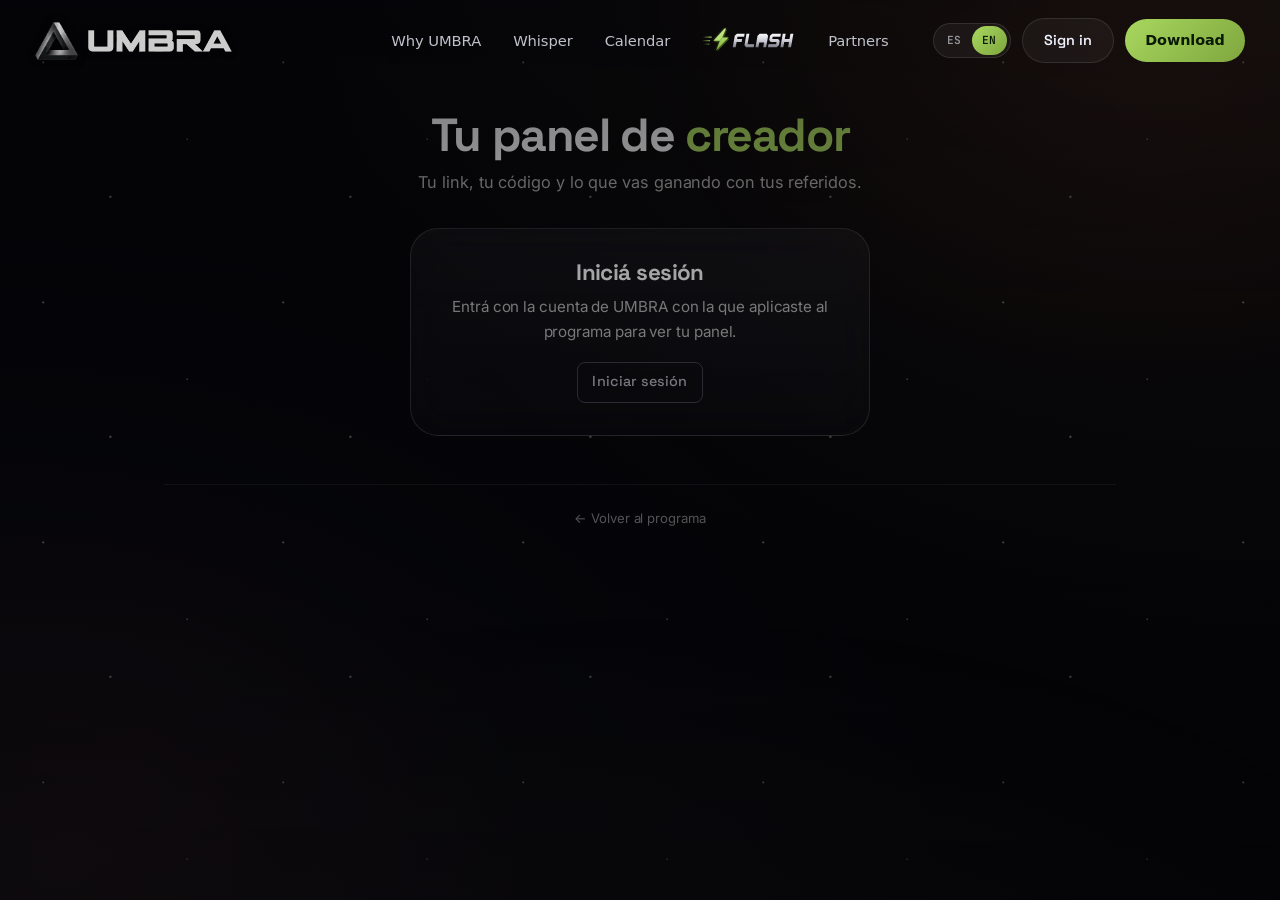
<file: creador.html>
<!doctype html>
<html lang="es">
<head>
  <meta charset="UTF-8" />
  <meta name="viewport" content="width=device-width, initial-scale=1.0" />
  <title>UMBRA · Panel de creador</title>
  <meta name="robots" content="noindex" />
  <link rel="canonical" href="https://umbra.cfx-software.com/creador" />
  <meta name="umbra-api-base" content="https://umbra-api.cfx-software.com" />
  <link rel="icon" href="assets/logo-triangle.png" />
  <link rel="stylesheet" href="css/styles.css?v=20260701a" />
  <style>
    @import url('https://fonts.googleapis.com/css2?family=Inter:wght@400;500;600;700;800;900&family=Space+Grotesk:wght@500;600;700&family=JetBrains+Mono:wght@500;600;700&display=swap');
    :root{
      --gold:#7FA63E; --gold-hi:#A8D85F; --gold-shine:#D6F2A8;
      --card:linear-gradient(180deg,rgba(255,255,255,.05),rgba(255,255,255,.02));
      --r-sm:10px; --r:18px; --r-lg:28px; --r-pill:999px; --container:1000px;
    }
    *,*::before,*::after{box-sizing:border-box;margin:0;padding:0}
    body{font-family:'Inter',sans-serif;background:#040407;color:#f0f0f5;line-height:1.5;-webkit-font-smoothing:antialiased;min-height:100vh;overflow-x:hidden;position:relative}
    /* Fondo cósmico 100% CSS — mismo lenguaje que el landing, negro predominante */
    .bg-cosmos{position:fixed;inset:0;z-index:0;pointer-events:none;background:radial-gradient(120% 90% at 50% 118%, rgba(46,26,18,.18), transparent 55%)}
    .bg-cosmos::before{content:'';position:absolute;inset:-25%;mix-blend-mode:screen;background:radial-gradient(38% 44% at 76% 16%, rgba(255,120,62,.10), transparent 70%),radial-gradient(34% 40% at 20% 80%, rgba(186,72,34,.07), transparent 72%);animation:cosmosDrift 34s ease-in-out infinite}
    @keyframes cosmosDrift{0%,100%{transform:translate3d(0,0,0) scale(1)}50%{transform:translate3d(-4%,3%,0) scale(1.1)}}
    @media (prefers-reduced-motion:reduce){.bg-cosmos::before{animation:none}}
    a{color:inherit;text-decoration:none}
    button{font:inherit;cursor:pointer;border:none;background:none;color:inherit}
    img{max-width:100%;display:block}
    [hidden]{display:none !important}
    body::before{content:'';position:fixed;inset:0;z-index:0;pointer-events:none;opacity:.5;background-image:radial-gradient(1.5px 1.5px at 18% 26%,#fff,transparent),radial-gradient(1.2px 1.2px at 78% 58%,rgba(255,255,255,.85),transparent),radial-gradient(1.7px 1.7px at 46% 82%,#fff,transparent);background-size:240px 240px}
    body > *{position:relative;z-index:1}


    main.cr{max-width:var(--container);margin:0 auto;padding:7rem 1.5rem 2rem}
    .cr-hero{text-align:center;max-width:640px;margin:0 auto 2rem}
    .cr-hero h1{font-family:'Space Grotesk',sans-serif;font-size:clamp(2rem,4.5vw,2.9rem);font-weight:800;letter-spacing:-.03em;margin-bottom:.6rem}
    .cr-hero h1 .gold{color:var(--gold-hi)}
    .cr-hero p{color:rgba(255,255,255,.65);font-size:1.02rem}

    .btn-gold{display:inline-flex;align-items:center;justify-content:center;gap:.4rem;padding:.78rem 1.5rem;border-radius:var(--r-pill);background:var(--gold);color:#0B1A05;font-weight:800;font-size:.92rem;transition:background .18s,transform .18s}
    .btn-gold:hover{background:var(--gold-hi);transform:translateY(-2px)}

    .state{max-width:460px;margin:0 auto;padding:2rem 1.75rem;border-radius:var(--r-lg);text-align:center;background:var(--card);border:1px solid rgba(255,255,255,.14);backdrop-filter:blur(22px) saturate(135%);-webkit-backdrop-filter:blur(22px) saturate(135%)}
    .state h2{font-family:'Space Grotesk',sans-serif;font-size:1.4rem;font-weight:800;margin-bottom:.6rem}
    .state p{color:rgba(255,255,255,.65);font-size:.95rem;margin-bottom:1.1rem}

    /* Link box */
    .link-box{max-width:var(--container);margin:0 auto 1.4rem;padding:1.4rem 1.5rem;border-radius:var(--r-lg);background:rgba(127,166,62,.08);border:1px solid rgba(127,166,62,.3)}
    .link-box .lbl{font-family:'JetBrains Mono',monospace;font-size:.72rem;letter-spacing:.12em;text-transform:uppercase;color:var(--gold-hi);margin-bottom:.6rem}
    .link-row{display:flex;gap:.6rem;flex-wrap:wrap;align-items:center}
    .link-row input{flex:1;min-width:220px;padding:.7rem .9rem;border-radius:var(--r-sm);background:rgba(0,0,0,.35);border:1px solid rgba(255,255,255,.14);color:#fff;font-family:'JetBrains Mono',monospace;font-size:.9rem}
    .link-meta{margin-top:.7rem;font-size:.82rem;color:rgba(255,255,255,.6)}
    .link-meta b{color:#fff}
    .tag{display:inline-block;font-size:.72rem;font-weight:700;padding:2px 9px;border-radius:var(--r-pill)}
    .tag-elite{background:rgba(167,139,250,.18);color:#c4b5fd}.tag-partner{background:rgba(127,166,62,.2);color:var(--gold-hi)}.tag-creator{background:rgba(161,161,170,.18);color:#d4d4d8}

    .cr-grid{max-width:var(--container);margin:0 auto 1.4rem;display:grid;gap:.9rem;grid-template-columns:repeat(auto-fit,minmax(180px,1fr))}
    .stat{padding:1.2rem 1.3rem;border-radius:var(--r);background:var(--card);border:1px solid rgba(255,255,255,.12)}
    .stat .k{font-size:.72rem;text-transform:uppercase;letter-spacing:.08em;color:rgba(255,255,255,.5);margin-bottom:.4rem}
    .stat .v{font-family:'Space Grotesk',sans-serif;font-size:1.7rem;font-weight:800}
    .stat .v.gold{color:var(--gold-hi)} .stat .v.grn{color:#6ee7b0}
    .stat .s{font-size:.75rem;color:rgba(255,255,255,.45);margin-top:.2rem}

    .sec-title{max-width:var(--container);margin:1.4rem auto .6rem;font-family:'JetBrains Mono',monospace;font-size:.74rem;letter-spacing:.1em;text-transform:uppercase;color:rgba(255,255,255,.55)}
    .tbl-wrap{max-width:var(--container);margin:0 auto;overflow-x:auto}
    table{width:100%;border-collapse:collapse;background:var(--card);border:1px solid rgba(255,255,255,.1);border-radius:var(--r);overflow:hidden;font-size:.86rem}
    th{text-align:left;padding:.6rem .8rem;background:rgba(255,255,255,.04);color:rgba(255,255,255,.5);font-size:.68rem;text-transform:uppercase;letter-spacing:.06em;font-weight:600}
    td{padding:.6rem .8rem;border-top:1px solid rgba(255,255,255,.07)}
    td.num,th.num{text-align:right;font-variant-numeric:tabular-nums}
    .pill{display:inline-block;font-size:.68rem;font-weight:700;padding:2px 8px;border-radius:var(--r-pill)}
    .pill.grn{background:rgba(52,211,153,.15);color:#6ee7b0}.pill.acc{background:rgba(251,191,36,.15);color:#facc15}.pill.red{background:rgba(248,113,113,.15);color:#f87171}

    .cr-foot{max-width:var(--container);margin:3rem auto 0;padding:1.5rem;border-top:1px solid rgba(255,255,255,.08);text-align:center;color:rgba(255,255,255,.45);font-size:.82rem}
    .cr-foot a:hover{color:#fff}
    .toast{position:fixed;bottom:24px;left:50%;transform:translateX(-50%);background:var(--gold);color:#0B1A05;font-weight:700;padding:.6rem 1.1rem;border-radius:var(--r-pill);font-size:.88rem;opacity:0;transition:opacity .2s;pointer-events:none;z-index:200}
    .toast.show{opacity:1}
  </style>
  <link rel="stylesheet" href="https://api.fontshare.com/v2/css?f[]=clash-display@600,700&f[]=satoshi@400,500,700&display=swap" />
  <link rel="stylesheet" href="https://fonts.googleapis.com/css2?family=JetBrains+Mono:wght@500;600&display=swap" />
  <link rel="stylesheet" href="/css/nav.css?v=20261123a" />
</head>
<body>
  <div class="bg-cosmos" aria-hidden="true"></div>

  <nav class="nav" id="topNav">
    <a class="nav-logo" href="/">
      <img src="/assets/logo-triangle.png" alt="" />
      <img class="nav-wordmark" src="/assets/wordmark-umbra.png" alt="UMBRA" />
    </a>
    <div class="nav-links">
      <a href="/#problema" data-i18n="nav.why">Por qué UMBRA</a>
      <a href="/#comunicacion" data-i18n="nav.whisper">Whisper</a>
      <a href="/#calendario" data-i18n="nav.calendar">Calendario</a>
      <a class="nav-flash" href="/tienda" aria-label="Flash · Tienda"><img src="/assets/brand/flash-logo.svg" width="426" height="120" alt="Flash"></a>
      <a href="/partners" data-i18n="nav.partners">Partners</a>
    </div>
    <div class="nav-right">
      <div class="lang lang-switch" role="group" aria-label="Idioma">
        <button type="button" data-lang="es" class="active">ES</button>
        <button type="button" data-lang="en">EN</button>
      </div>
      <button class="nav-cta btn-login" data-i18n="t.nav.login">Iniciar sesión</button>
      <a class="nav-dl" href="https://umbra-api.cfx-software.com/downloads/Umbra-Setup.exe" download data-i18n="nav.cta">Descargar</a>
      <div class="user-menu" hidden>
        <button class="nav-cta user-toggle" aria-expanded="false">
          <span class="user-name"></span>
        </button>
        <div class="user-dropdown">
          <button class="creator-link" hidden onclick="location.assign('/creador')" data-i18n="nav.creatorPanel">Panel de creador</button>
          <button data-action="signout" data-i18n="t.nav.signout">Cerrar sesión</button>
        </div>
      </div>
      <button class="nav-burger" id="navBurger" aria-label="Menú" aria-expanded="false" aria-controls="navMobile">
        <span></span><span></span><span></span>
      </button>
    </div>
    <div class="nav-mobile" id="navMobile">
      <a href="/#problema" data-i18n="nav.why">Por qué UMBRA</a>
      <a href="/#comunicacion" data-i18n="nav.whisper">Whisper</a>
      <a href="/#calendario" data-i18n="nav.calendar">Calendario</a>
      <a class="nm-flash" href="/tienda" aria-label="Flash · Tienda"><img src="/assets/brand/flash-logo.svg" width="426" height="120" alt="Flash"></a>
      <a href="/partners" data-i18n="nav.partners">Partners</a>
      <a href="/descargas" data-i18n="nav.downloads">Descargas</a>
      <div class="nm-sep"></div>
      <button class="drawer-login nm-login" type="button" data-i18n="t.nav.login">Iniciar sesión</button>
      <div class="drawer-user nm-user" hidden>
        <div class="nm-user-info">
          <span class="user-avatar" aria-hidden="true"></span>
          <div class="nm-user-meta">
            <span class="drawer-user-name"></span>
            <span class="drawer-user-email"></span>
          </div>
        </div>
        <a class="creator-link nm-signout" href="/creador" hidden style="text-align:center;text-decoration:none" data-i18n="nav.creatorPanel">Panel de creador</a>
        <button class="drawer-user-signout nm-signout" data-action="signout" data-i18n="t.nav.signout">Cerrar sesión</button>
      </div>
      <div class="nm-sep"></div>
      <div class="lang lang-switch" role="group" aria-label="Idioma">
        <button type="button" data-lang="es">ES</button>
        <button type="button" data-lang="en">EN</button>
      </div>
    </div>
  </nav>

  <main class="cr">
    <div class="cr-hero">
      <h1>Tu panel de <span class="gold">creador</span></h1>
      <p>Tu link, tu código y lo que vas ganando con tus referidos.</p>
    </div>

    <!-- Estado: pedir login -->
    <div class="state" id="gate" hidden>
      <h2>Iniciá sesión</h2>
      <p>Entrá con la cuenta de UMBRA con la que aplicaste al programa para ver tu panel.</p>
      <button class="btn-gold btn-login">Iniciar sesión</button>
    </div>

    <!-- Estado: no es partner -->
    <div class="state" id="notpartner" hidden>
      <h2>Todavía no sos partner 🙌</h2>
      <p>No encontramos un partner asociado a tu cuenta. Si ya aplicaste, esperá la aprobación; si no, aplicá al programa.</p>
      <a class="btn-gold" href="/partners#aplicar">Aplicar al programa →</a>
    </div>

    <!-- Estado: cargando -->
    <div class="state" id="loading"><p style="margin:0">Cargando tu panel…</p></div>

    <!-- Dashboard -->
    <div id="dash" hidden>
      <div class="link-box">
        <div class="lbl">Tu link de invitación</div>
        <div class="link-row">
          <input id="reflink" readonly />
          <button class="btn-gold" id="copybtn">Copiar link</button>
        </div>
        <div class="link-meta">Código <b id="code"></b> · <span id="tierTag"></span> · comisión <b id="pct"></b> de lo que gastan tus referidos, 12 meses.</div>
      </div>

      <div class="cr-grid">
        <div class="stat"><div class="k">Referidos</div><div class="v" id="st-ref">0</div><div class="s" id="st-conv"></div></div>
        <div class="stat"><div class="k">Ventas generadas</div><div class="v grn" id="st-sales">$0</div><div class="s">compras de tus referidos</div></div>
        <div class="stat"><div class="k">Comisión pendiente</div><div class="v gold" id="st-pending">$0</div><div class="s">se paga a fin de mes</div></div>
        <div class="stat"><div class="k">Cobrado</div><div class="v" id="st-paid">$0</div><div class="s">histórico</div></div>
      </div>

      <div class="sec-title">Tus últimas comisiones</div>
      <div class="tbl-wrap"><table id="comm"><thead><tr><th>Fecha</th><th class="num">Venta</th><th class="num">%</th><th class="num">Comisión</th><th>Estado</th></tr></thead><tbody></tbody></table></div>

      <div class="sec-title" id="payTitle" hidden>Pagos recibidos</div>
      <div class="tbl-wrap" id="payWrap" hidden><table id="pays"><thead><tr><th>Fecha</th><th>Periodo</th><th class="num">Monto</th><th>Nota</th></tr></thead><tbody></tbody></table></div>
    </div>

    <div class="cr-foot"><a href="/partners">← Volver al programa</a></div>
  </main>

  <div class="toast" id="toast">Link copiado ✓</div>

  <!-- Login modal (auth.js + styles.css) -->
  <div id="login-modal" class="login-modal" role="dialog" aria-modal="true" aria-labelledby="login-modal-title" hidden>
    <div class="login-modal-backdrop" aria-hidden="true"></div>
    <div class="login-modal-content">
      <button class="login-modal-close" aria-label="Cerrar"><svg width="16" height="16" viewBox="0 0 16 16" fill="none" stroke="currentColor" stroke-width="1.6" stroke-linecap="round"><line x1="4" y1="4" x2="12" y2="12"/><line x1="12" y1="4" x2="4" y2="12"/></svg></button>
      <div class="login-modal-header"><h3 id="login-modal-title">Iniciar sesión en UMBRA</h3><p>Entrá con tu cuenta</p></div>
      <button class="btn-google-signin">
        <svg width="18" height="18" viewBox="0 0 18 18" xmlns="http://www.w3.org/2000/svg" aria-hidden="true"><path fill="#4285F4" d="M17.64 9.2c0-.637-.057-1.251-.164-1.84H9v3.481h4.844c-.209 1.125-.843 2.078-1.796 2.717v2.258h2.908c1.702-1.567 2.684-3.874 2.684-6.615z"/><path fill="#34A853" d="M9 18c2.43 0 4.467-.806 5.956-2.18l-2.908-2.259c-.806.54-1.836.86-3.048.86-2.344 0-4.328-1.584-5.036-3.711H.957v2.332C2.438 15.983 5.482 18 9 18z"/><path fill="#FBBC05" d="M3.964 10.71A5.41 5.41 0 0 1 3.682 9c0-.593.102-1.17.282-1.71V4.958H.957A8.996 8.996 0 0 0 0 9c0 1.452.348 2.827.957 4.042l3.007-2.332z"/><path fill="#EA4335" d="M9 3.58c1.321 0 2.508.454 3.44 1.345l2.582-2.58C13.463.891 11.426 0 9 0 5.482 0 2.438 2.017.957 4.958L3.964 7.29C4.672 5.163 6.656 3.58 9 3.58z"/></svg>
        <span>Iniciar sesión con Google</span>
      </button>
      <p class="login-error" role="alert" hidden></p>
    </div>
  </div>

  <script>
    (function(){ var nav=document.getElementById('topNav'); var f=function(){ nav.classList.toggle('scrolled', window.scrollY>40); }; addEventListener('scroll',f,{passive:true}); f(); })();
  </script>
  <script src="/js/i18n-v2.js?v=20261123a" defer></script>
  <script src="/js/nav.js?v=20261123a" defer></script>
  <script src="js/auth.js?v=20260701a" defer></script>
  <script src="js/creador.js?v=20260701a" defer></script>
</body>
</html>
</file>
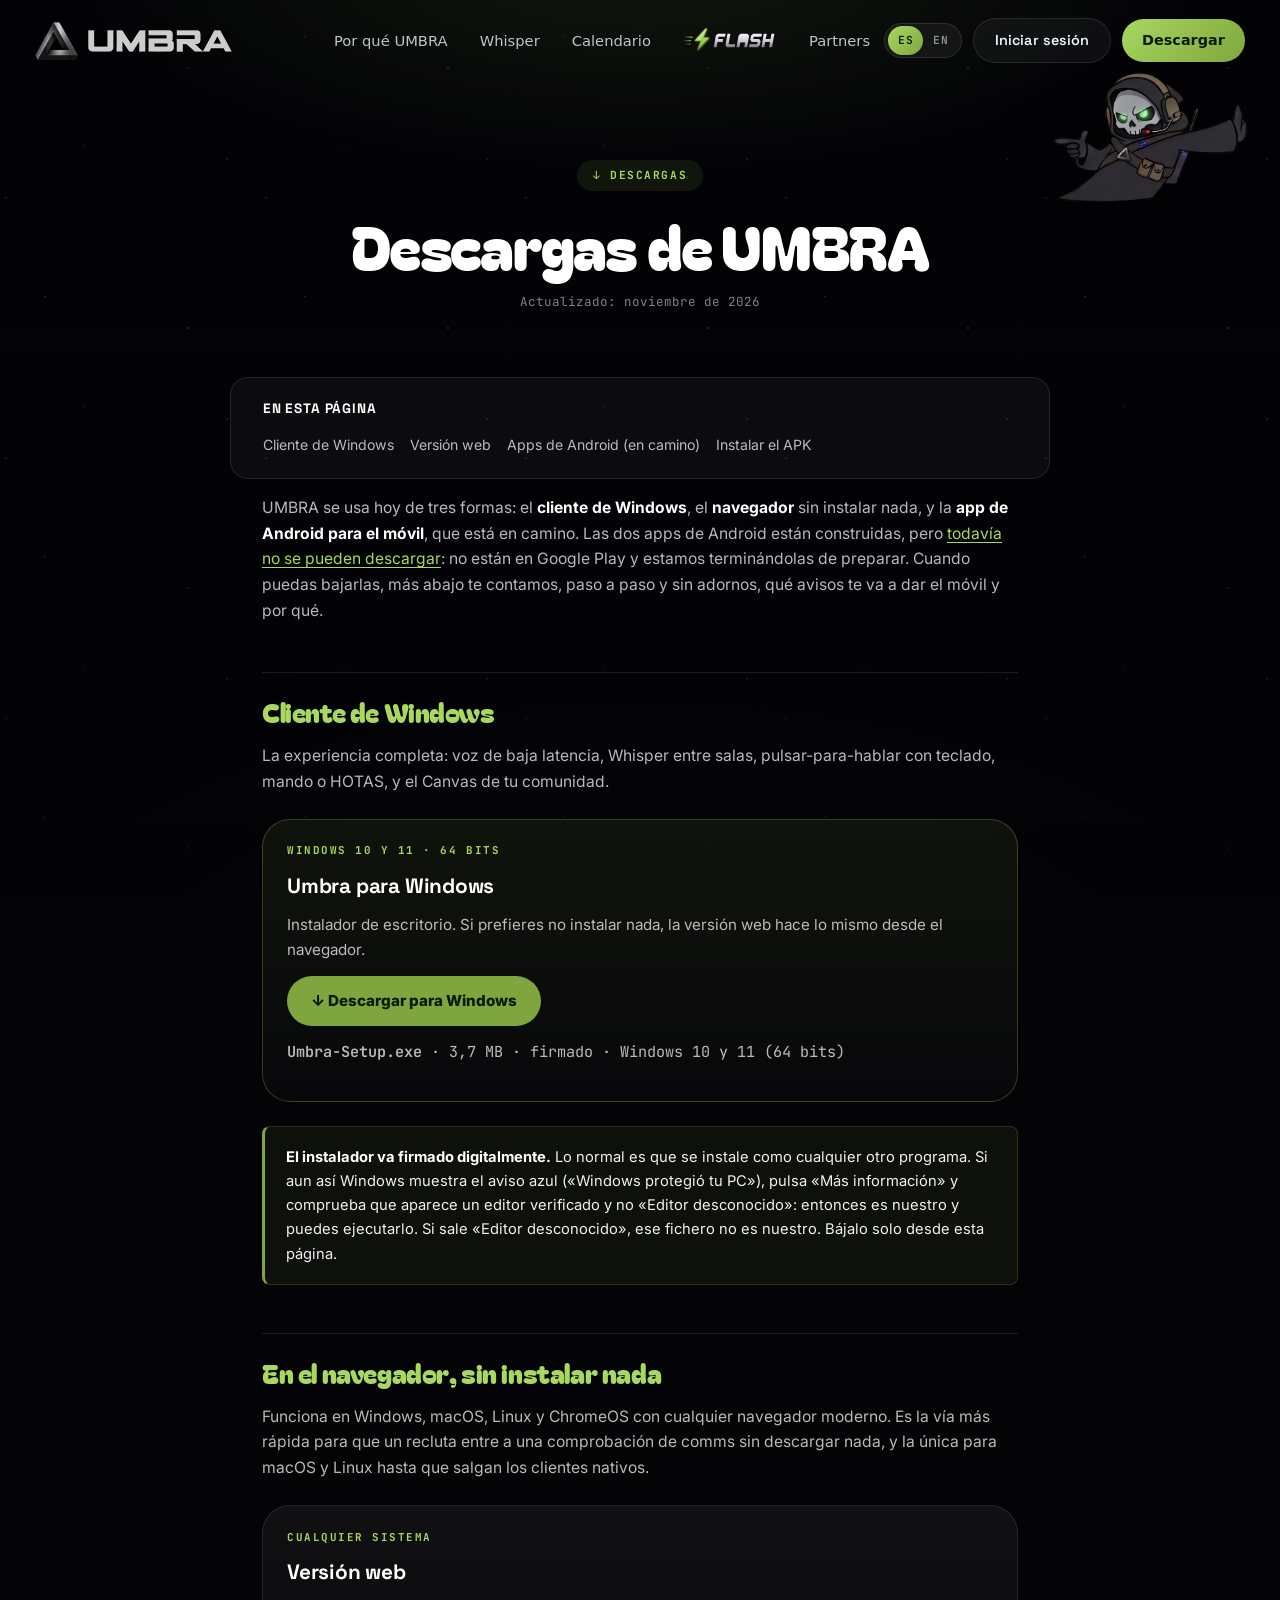
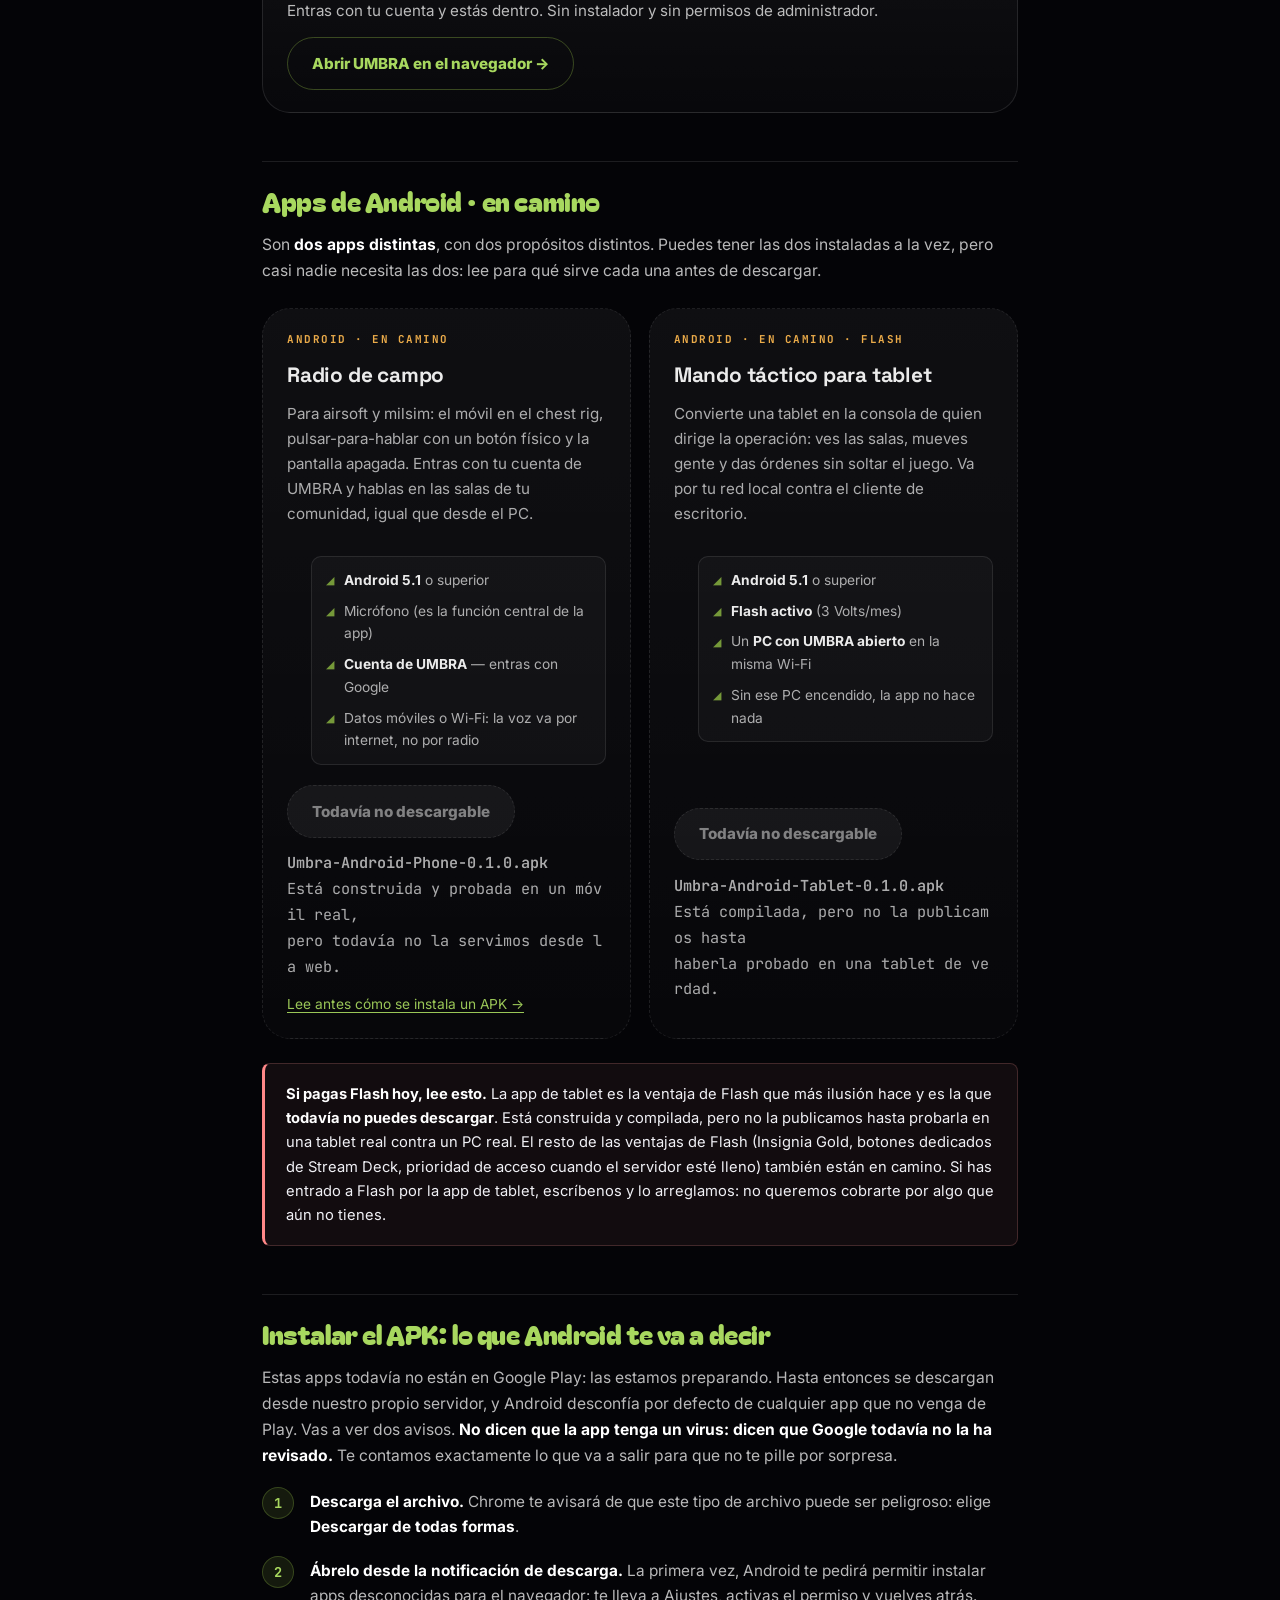
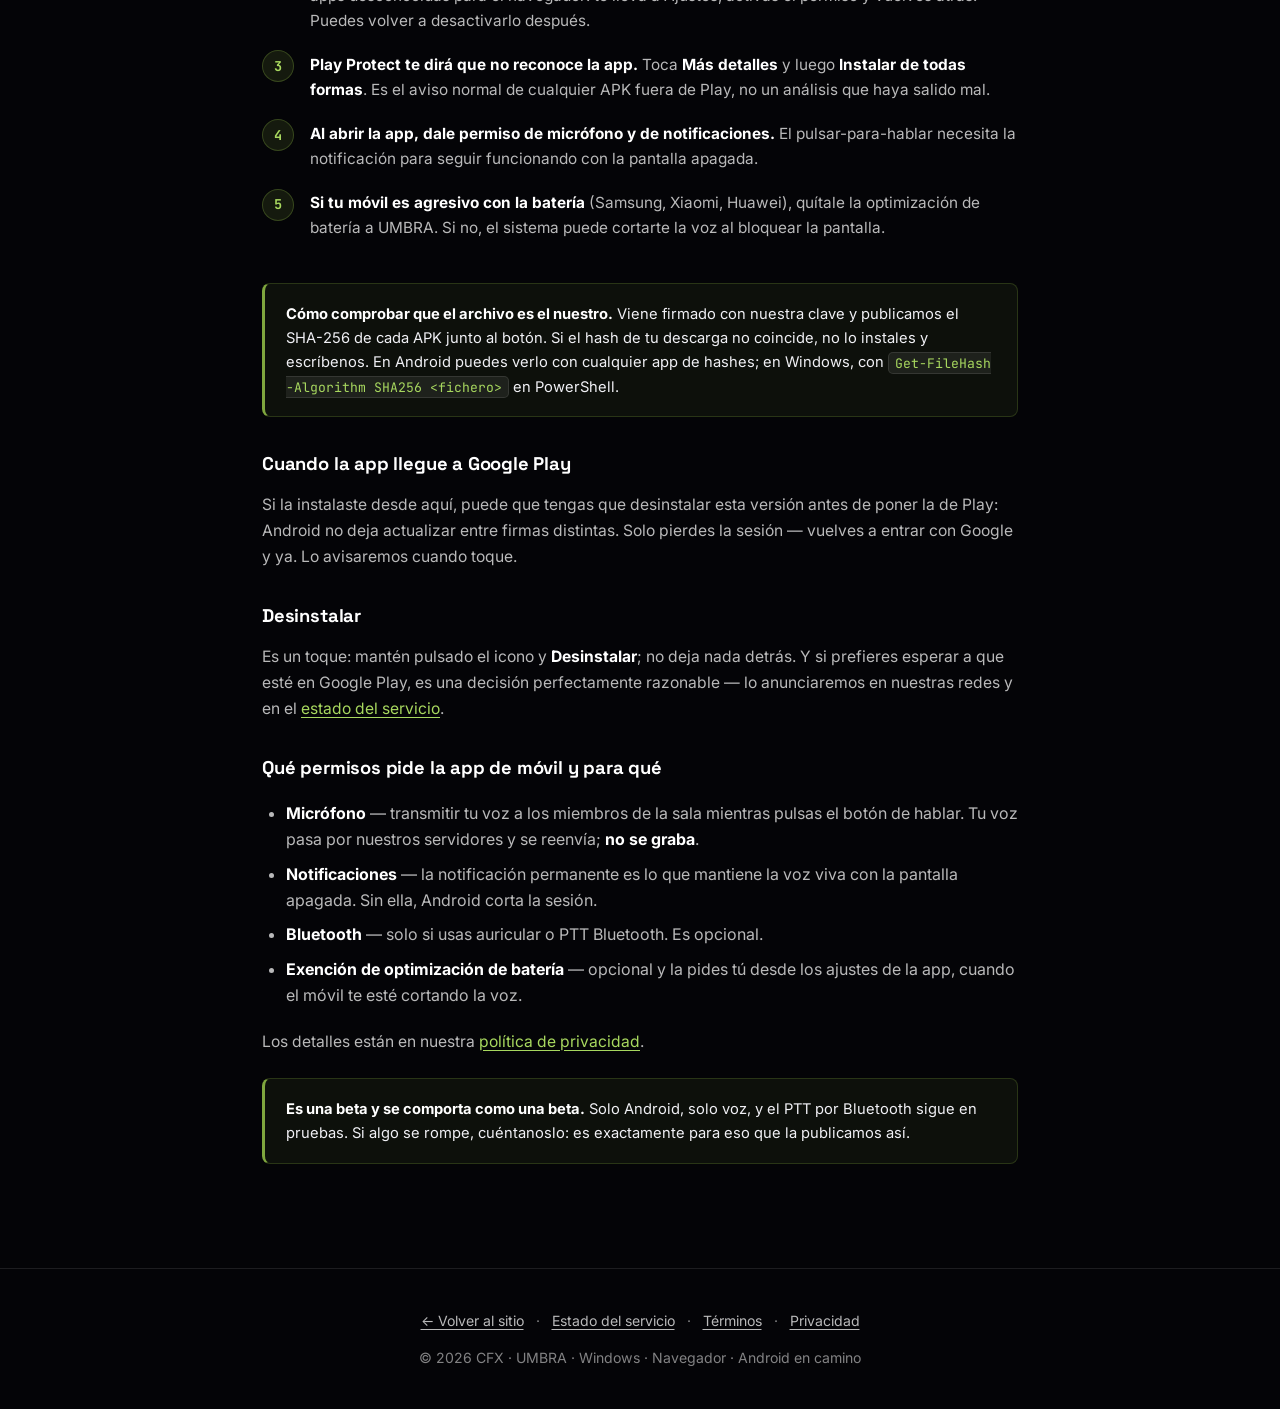
<file: descargas.html>
<!doctype html>
<html lang="es" data-content-lang>
<head>
  <meta charset="utf-8" />
  <meta name="viewport" content="width=device-width, initial-scale=1" />
  <title>Descargas de UMBRA · Windows, navegador y apps de Android en camino</title>
  <meta name="description" content="Descarga UMBRA: cliente de Windows, versión web sin instalar y las dos apps de Android —la radio de campo para el móvil y el mando táctico para tablet—, todavía en pruebas, con las instrucciones reales para instalar un APK fuera de Google Play el día que se puedan bajar." />
  <link rel="canonical" href="https://umbra.cfx-software.com/descargas" />
  <meta property="og:title" content="Descargas de UMBRA · Windows, navegador y apps de Android en camino" />
  <meta property="og:description" content="Cliente de Windows, versión web sin instalar y el estado de las apps de Android, que todavía no se pueden descargar." />
  <meta property="og:image" content="https://umbra.cfx-software.com/assets/og-image.jpg" />
  <meta property="og:type" content="website" />
  <meta property="og:url" content="https://umbra.cfx-software.com/descargas" />
  <meta property="og:site_name" content="UMBRA" />
  <meta property="og:locale" content="es_ES" />
  <meta name="twitter:card" content="summary_large_image" />
  <meta name="twitter:title" content="Descargas de UMBRA" />
  <meta name="twitter:description" content="Windows y navegador hoy; las apps de Android, en camino." />
  <meta name="twitter:image" content="https://umbra.cfx-software.com/assets/og-image.jpg" />
  <link rel="icon" href="assets/logo-triangle.png" />
  <link rel="stylesheet" href="css/legal.css?v=20260703a" />
  <style>
    /* Tarjetas de descarga — mismo lenguaje visual que el resto del sitio, CSS local */
    .dl-grid{display:grid;gap:1.1rem;margin:1.5rem 0 0}
    @media(min-width:820px){.dl-grid.two{grid-template-columns:1fr 1fr}}
    .dl-card{
      padding:1.4rem 1.5rem;border-radius:var(--r-lg);
      background:linear-gradient(180deg,rgba(255,255,255,.055),rgba(255,255,255,.02));
      border:1px solid var(--line);display:flex;flex-direction:column;
    }
    .dl-card.live{border-color:rgba(127,166,62,.34);background:linear-gradient(180deg,rgba(127,166,62,.10),rgba(255,255,255,.02))}
    .dl-card.soon{opacity:.92;border-style:dashed}
    .dl-eyebrow{
      font-family:'JetBrains Mono',monospace;font-size:.68rem;font-weight:700;
      letter-spacing:.14em;text-transform:uppercase;color:var(--gold-hi);
      display:inline-block;margin-bottom:.55rem;
    }
    .dl-card.soon .dl-eyebrow{color:#ffba50}
    .dl-card h3{
      font-family:'Space Grotesk',sans-serif;font-weight:700;font-size:1.3rem;
      color:#fff;letter-spacing:-.01em;margin:0 0 .55rem;
    }
    .dl-card p{color:var(--text-mid);font-size:.95rem;margin-bottom:.85rem}
    .dl-req{
      list-style:none;margin:0 0 1.1rem;padding:.75rem .9rem;
      background:rgba(255,255,255,.035);border:1px solid var(--line);border-radius:10px;
      font-size:.86rem;color:var(--text-mid);
    }
    .dl-req li{margin:0 0 .3rem;padding-left:1.1rem;position:relative}
    .dl-req li:last-child{margin-bottom:0}
    .dl-req li::before{content:'◢';position:absolute;left:0;color:var(--gold);font-size:.7rem;top:.15rem}
    .dl-req strong{color:#fff}
    .dl-foot{margin-top:auto}
    .dl-btn{
      display:inline-block;padding:.8rem 1.5rem;border-radius:var(--r-pill);
      background:#7FA63E;color:#0B1A05;font-weight:800;text-decoration:none;
      font-size:.95rem;transition:background 180ms,transform 180ms;
    }
    .dl-btn:hover{background:#A8D85F;color:#0B1A05;transform:translateY(-1px)}
    .dl-btn.ghost{background:transparent;color:var(--gold-hi);border:1px solid rgba(127,166,62,.4)}
    .dl-btn.ghost:hover{background:rgba(127,166,62,.14);color:var(--gold-hi)}
    .dl-btn.off{background:rgba(255,255,255,.06);color:var(--text-mute);border:1px dashed var(--line);cursor:not-allowed}
    .dl-btn.off:hover{background:rgba(255,255,255,.06);color:var(--text-mute);transform:none}
    .dl-meta{
      font-family:'JetBrains Mono',monospace;font-size:.72rem;line-height:1.7;
      color:var(--text-mute);margin-top:.8rem;word-break:break-all;
    }
    .dl-meta b{color:var(--text-mid);font-weight:600}
    .steps{counter-reset:s;list-style:none;margin:1.25rem 0 0;padding:0}
    .steps li{
      counter-increment:s;position:relative;padding:0 0 1.15rem 3rem;
      color:var(--text-mid);font-size:.96rem;
    }
    .steps li::before{
      content:counter(s);position:absolute;left:0;top:-.1rem;
      width:2rem;height:2rem;border-radius:50%;
      display:flex;align-items:center;justify-content:center;
      background:rgba(127,166,62,.14);border:1px solid rgba(127,166,62,.32);
      color:var(--gold-hi);font-family:'JetBrains Mono',monospace;font-weight:700;font-size:.85rem;
    }
    .steps li b{color:#fff}
    code.cmd{
      font-family:'JetBrains Mono',monospace;font-size:.82rem;
      background:rgba(255,255,255,.07);border:1px solid var(--line);
      border-radius:5px;padding:.1rem .4rem;color:var(--gold-hi);
    }
  </style>
  <script type="application/ld+json">
  {
    "@context": "https://schema.org",
    "@type": "SoftwareApplication",
    "name": "UMBRA · Radio de campo (Android)",
    "url": "https://umbra.cfx-software.com/descargas",
    "operatingSystem": "Android 5.1+",
    "applicationCategory": "CommunicationApplication",
    "softwareVersion": "0.1.0",
    "releaseNotes": "En preparación, todavía no descargable: login con Google, salas de voz y pulsar-para-hablar con la pantalla apagada.",
    "installUrl": "https://umbra.cfx-software.com/descargas",
    "description": "App de Android de UMBRA para airsoft y milsim: el móvil en el chest rig, pulsar-para-hablar con un botón físico y la pantalla apagada. Se instalará como APK descargado desde la web; todavía no está en Google Play ni disponible para descarga.",
    "offers": { "@type": "Offer", "price": "0", "priceCurrency": "USD" },
    "publisher": { "@type": "Organization", "name": "CFX", "url": "https://umbra.cfx-software.com/" }
  }
  </script>
  <link rel="stylesheet" href="https://api.fontshare.com/v2/css?f[]=clash-display@600,700&f[]=satoshi@400,500,700&display=swap" />
  <link rel="stylesheet" href="https://fonts.googleapis.com/css2?family=JetBrains+Mono:wght@500;600&display=swap" />
  <link rel="stylesheet" href="/css/nav.css?v=20261123a" />
</head>
<body>
  <div class="page-bg" aria-hidden="true">
    <div class="bg-veil"></div>
  </div>

  <nav class="nav" id="topNav">
    <a class="nav-logo" href="/">
      <img src="/assets/logo-triangle.png" alt="" />
      <img class="nav-wordmark" src="/assets/wordmark-umbra.png" alt="UMBRA" />
    </a>
    <div class="nav-links">
      <a href="/#problema" data-i18n="nav.why">Por qué UMBRA</a>
      <a href="/#comunicacion" data-i18n="nav.whisper">Whisper</a>
      <a href="/#calendario" data-i18n="nav.calendar">Calendario</a>
      <a class="nav-flash" href="/tienda" aria-label="Flash · Tienda"><img src="/assets/brand/flash-logo.svg" width="426" height="120" alt="Flash"></a>
      <a href="/partners" data-i18n="nav.partners">Partners</a>
    </div>
    <div class="nav-right">
      <div class="lang lang-switch" role="group" aria-label="Idioma">
        <button type="button" data-lang="es" class="active">ES</button>
        <button type="button" data-lang="en">EN</button>
      </div>
      <button class="nav-cta btn-login" data-i18n="t.nav.login">Iniciar sesión</button>
      <a class="nav-dl" href="https://umbra-api.cfx-software.com/downloads/Umbra-Setup.exe" download data-i18n="nav.cta">Descargar</a>
      <div class="user-menu" hidden>
        <button class="nav-cta user-toggle" aria-expanded="false">
          <span class="user-name"></span>
        </button>
        <div class="user-dropdown">
          <button class="creator-link" hidden onclick="location.assign('/creador')" data-i18n="nav.creatorPanel">Panel de creador</button>
          <button data-action="signout" data-i18n="t.nav.signout">Cerrar sesión</button>
        </div>
      </div>
      <button class="nav-burger" id="navBurger" aria-label="Menú" aria-expanded="false" aria-controls="navMobile">
        <span></span><span></span><span></span>
      </button>
    </div>
    <div class="nav-mobile" id="navMobile">
      <a href="/#problema" data-i18n="nav.why">Por qué UMBRA</a>
      <a href="/#comunicacion" data-i18n="nav.whisper">Whisper</a>
      <a href="/#calendario" data-i18n="nav.calendar">Calendario</a>
      <a class="nm-flash" href="/tienda" aria-label="Flash · Tienda"><img src="/assets/brand/flash-logo.svg" width="426" height="120" alt="Flash"></a>
      <a href="/partners" data-i18n="nav.partners">Partners</a>
      <a href="/descargas" data-i18n="nav.downloads">Descargas</a>
      <div class="nm-sep"></div>
      <button class="drawer-login nm-login" type="button" data-i18n="t.nav.login">Iniciar sesión</button>
      <div class="drawer-user nm-user" hidden>
        <div class="nm-user-info">
          <span class="user-avatar" aria-hidden="true"></span>
          <div class="nm-user-meta">
            <span class="drawer-user-name"></span>
            <span class="drawer-user-email"></span>
          </div>
        </div>
        <a class="creator-link nm-signout" href="/creador" hidden style="text-align:center;text-decoration:none" data-i18n="nav.creatorPanel">Panel de creador</a>
        <button class="drawer-user-signout nm-signout" data-action="signout" data-i18n="t.nav.signout">Cerrar sesión</button>
      </div>
      <div class="nm-sep"></div>
      <div class="lang lang-switch" role="group" aria-label="Idioma">
        <button type="button" data-lang="es">ES</button>
        <button type="button" data-lang="en">EN</button>
      </div>
    </div>
  </nav>
  <div class="nav-offset" aria-hidden="true"></div>
  <img class="legal-taco" src="assets/taco-hey.png" alt="" aria-hidden="true" />

  <header class="legal-hero">
    <div class="legal-eyebrow">↓ Descargas</div>
    <h1>Descargas de UMBRA</h1>
    <div class="updated">Actualizado: noviembre de 2026</div>
  </header>

  <nav class="legal-toc">
    <strong>En esta página</strong>
    <ul>
      <li><a href="#windows">Cliente de Windows</a></li>
      <li><a href="#navegador">Versión web</a></li>
      <li><a href="#android">Apps de Android (en camino)</a></li>
      <li><a href="#instalar-apk">Instalar el APK</a></li>
    </ul>
  </nav>

  <main class="legal-doc">

    <p>UMBRA se usa hoy de tres formas: el <strong>cliente de Windows</strong>, el <strong>navegador</strong> sin instalar nada, y la <strong>app de Android para el móvil</strong>, que está en camino. Las dos apps de Android están construidas, pero <a href="#android">todavía no se pueden descargar</a>: no están en Google Play y estamos terminándolas de preparar. Cuando puedas bajarlas, más abajo te contamos, paso a paso y sin adornos, qué avisos te va a dar el móvil y por qué.</p>

    <h2 id="windows">Cliente de Windows</h2>
    <p>La experiencia completa: voz de baja latencia, Whisper entre salas, pulsar-para-hablar con teclado, mando o HOTAS, y el Canvas de tu comunidad.</p>
    <div class="dl-grid">
      <div class="dl-card live">
        <span class="dl-eyebrow">Windows 10 y 11 · 64 bits</span>
        <h3>Umbra para Windows</h3>
        <p>Instalador de escritorio. Si prefieres no instalar nada, la versión web hace lo mismo desde el navegador.</p>
        <div class="dl-foot">
          <a class="dl-btn" href="https://umbra-api.cfx-software.com/downloads/Umbra-Setup.exe" download>↓ Descargar para Windows</a>
          <p class="dl-meta"><b>Umbra-Setup.exe</b> · 3,7 MB · firmado · Windows 10 y 11 (64 bits)</p>
        </div>
      </div>
    </div>
    <div class="note">
      <strong>El instalador va firmado digitalmente.</strong> Lo normal es que se instale como cualquier otro programa. Si aun así Windows muestra el aviso azul («Windows protegió tu PC»), pulsa «Más información» y comprueba que aparece un editor verificado y no «Editor desconocido»: entonces es nuestro y puedes ejecutarlo. Si sale «Editor desconocido», ese fichero no es nuestro. Bájalo solo desde esta página.
    </div>

    <h2 id="navegador">En el navegador, sin instalar nada</h2>
    <p>Funciona en Windows, macOS, Linux y ChromeOS con cualquier navegador moderno. Es la vía más rápida para que un recluta entre a una comprobación de comms sin descargar nada, y la única para macOS y Linux hasta que salgan los clientes nativos.</p>
    <div class="dl-grid">
      <div class="dl-card">
        <span class="dl-eyebrow">Cualquier sistema</span>
        <h3>Versión web</h3>
        <p>Entras con tu cuenta y estás dentro. Sin instalador y sin permisos de administrador.</p>
        <div class="dl-foot">
          <a class="dl-btn ghost" href="https://umbra.mobile/" target="_blank" rel="noopener">Abrir UMBRA en el navegador →</a>
        </div>
      </div>
    </div>

    <h2 id="android">Apps de Android · en camino</h2>
    <p>Son <strong>dos apps distintas</strong>, con dos propósitos distintos. Puedes tener las dos instaladas a la vez, pero casi nadie necesita las dos: lee para qué sirve cada una antes de descargar.</p>

    <div class="dl-grid two">

      <!-- ── Tarjeta A: radio de campo (móvil) ──
           EN CAMINO: el APK no está en UPDATES_DIR/installers del servidor de la API.
           Comprobado el 07-nov-2026: /downloads/Umbra-Android-Phone-0.1.0.apk → 404 seco.
           Para activarla, y SOLO cuando ese URL responda 200:
             1. clase "soon" → "live" y el eyebrow a "Android · Beta abierta"
             2. el <span class="dl-btn off"> →
                <a class="dl-btn" href="https://umbra-api.cfx-software.com/downloads/Umbra-Android-Phone-0.1.0.apk">↓ Descargar el APK</a>
             3. regenerar el SHA-256 DEL APK QUE SE SUBA y volver a poner tamaño + hash
                en .dl-meta (el hash de abajo es del build del 25-jul-2026)
             4. devolver "downloadUrl" al JSON-LD de la cabecera -->
      <div class="dl-card soon">
        <span class="dl-eyebrow">Android · En camino</span>
        <h3>Radio de campo</h3>
        <p>Para airsoft y milsim: el móvil en el chest rig, pulsar-para-hablar con un botón físico y la pantalla apagada. Entras con tu cuenta de UMBRA y hablas en las salas de tu comunidad, igual que desde el PC.</p>
        <ul class="dl-req">
          <li><strong>Android 5.1</strong> o superior</li>
          <li>Micrófono (es la función central de la app)</li>
          <li><strong>Cuenta de UMBRA</strong> — entras con Google</li>
          <li>Datos móviles o Wi-Fi: la voz va por internet, no por radio</li>
        </ul>
        <div class="dl-foot">
          <span class="dl-btn off" aria-disabled="true">Todavía no descargable</span>
          <p class="dl-meta">
            <b>Umbra-Android-Phone-0.1.0.apk</b><br />
            Está construida y probada en un móvil real,<br />
            pero todavía no la servimos desde la web.
          </p>
          <!-- Tamaño y hash del build firmado del 25-jul-2026 (12.365.621 bytes = 11,8 MB):
               SHA-256 bd59f42cae82650a9435b334ff20c8e72f0438536aa316e4e546767429f33acc
               NO publicarlo sin recalcularlo sobre el APK que se suba de verdad: si el hash
               no cuadra, la instrucción de verificación de más abajo le dice al usuario
               que desconfíe de un fichero legítimo. -->
          <!-- Tamaño y hash del APK firmado del 25-jul-2026 (12.365.621 bytes).
               SI SE RECOMPILA, EL HASH CAMBIA: hay que regenerarlo con
               `sha256sum app-release.apk` y actualizarlo aquí, o la instrucción de
               verificación de más abajo le dice al usuario que desconfíe de un
               fichero legítimo. -->

          <p style="font-size:.86rem;margin:.7rem 0 0"><a href="#instalar-apk">Lee antes cómo se instala un APK →</a></p>
        </div>
      </div>

      <!-- ── Tarjeta B: mando de tablet ──
           EN CAMINO A PROPÓSITO: el APK de tablet compila pero todavía NO se ha probado
           en una tablet real contra un PC con UMBRA abierto. En cuanto pase ese smoke test:
             1. cambiar la clase "soon" por "live" y el eyebrow a "Android · Beta · Incluido en Flash"
             2. sustituir el <span class="dl-btn off"> por:
                <a class="dl-btn" href="https://umbra-api.cfx-software.com/downloads/Umbra-Android-Tablet-0.1.0.apk">↓ Descargar el APK</a>
             3. rellenar tamaño y SHA-256 en .dl-meta
             4. cambiar en js/i18n-v2.js las claves pn.ind.desc (ES y EN) a la variante que enlaza la descarga
           Mientras el fichero no esté en UPDATES_DIR/installers del servidor de la API, NO poner el enlace:
           /downloads/<fichero> devuelve un 404 seco y el usuario no entiende nada. -->
      <div class="dl-card soon">
        <span class="dl-eyebrow">Android · En camino · Flash</span>
        <h3>Mando táctico para tablet</h3>
        <p>Convierte una tablet en la consola de quien dirige la operación: ves las salas, mueves gente y das órdenes sin soltar el juego. Va por tu red local contra el cliente de escritorio.</p>
        <ul class="dl-req">
          <li><strong>Android 5.1</strong> o superior</li>
          <li><strong>Flash activo</strong> (3 Volts/mes)</li>
          <li>Un <strong>PC con UMBRA abierto</strong> en la misma Wi-Fi</li>
          <li>Sin ese PC encendido, la app no hace nada</li>
        </ul>
        <div class="dl-foot">
          <span class="dl-btn off" aria-disabled="true">Todavía no descargable</span>
          <p class="dl-meta">
            <b>Umbra-Android-Tablet-0.1.0.apk</b><br />
            Está compilada, pero no la publicamos hasta<br />
            haberla probado en una tablet de verdad.
          </p>
        </div>
      </div>

    </div>

    <div class="warn">
      <strong>Si pagas Flash hoy, lee esto.</strong> La app de tablet es la ventaja de Flash que más ilusión hace y es la que <strong>todavía no puedes descargar</strong>. Está construida y compilada, pero no la publicamos hasta probarla en una tablet real contra un PC real. El resto de las ventajas de Flash (Insignia Gold, botones dedicados de Stream Deck, prioridad de acceso cuando el servidor esté lleno) también están en camino. Si has entrado a Flash por la app de tablet, escríbenos y lo arreglamos: no queremos cobrarte por algo que aún no tienes.
    </div>

    <h2 id="instalar-apk">Instalar el APK: lo que Android te va a decir</h2>
    <p>Estas apps todavía no están en Google Play: las estamos preparando. Hasta entonces se descargan desde nuestro propio servidor, y Android desconfía por defecto de cualquier app que no venga de Play. Vas a ver dos avisos. <strong>No dicen que la app tenga un virus: dicen que Google todavía no la ha revisado.</strong> Te contamos exactamente lo que va a salir para que no te pille por sorpresa.</p>

    <ol class="steps">
      <li><b>Descarga el archivo.</b> Chrome te avisará de que este tipo de archivo puede ser peligroso: elige <b>Descargar de todas formas</b>.</li>
      <li><b>Ábrelo desde la notificación de descarga.</b> La primera vez, Android te pedirá permitir instalar apps desconocidas para el navegador: te lleva a Ajustes, activas el permiso y vuelves atrás. Puedes volver a desactivarlo después.</li>
      <li><b>Play Protect te dirá que no reconoce la app.</b> Toca <b>Más detalles</b> y luego <b>Instalar de todas formas</b>. Es el aviso normal de cualquier APK fuera de Play, no un análisis que haya salido mal.</li>
      <li><b>Al abrir la app, dale permiso de micrófono y de notificaciones.</b> El pulsar-para-hablar necesita la notificación para seguir funcionando con la pantalla apagada.</li>
      <li><b>Si tu móvil es agresivo con la batería</b> (Samsung, Xiaomi, Huawei), quítale la optimización de batería a UMBRA. Si no, el sistema puede cortarte la voz al bloquear la pantalla.</li>
    </ol>

    <div class="note">
      <strong>Cómo comprobar que el archivo es el nuestro.</strong> Viene firmado con nuestra clave y publicamos el SHA-256 de cada APK junto al botón. Si el hash de tu descarga no coincide, no lo instales y escríbenos. En Android puedes verlo con cualquier app de hashes; en Windows, con <code class="cmd">Get-FileHash -Algorithm SHA256 &lt;fichero&gt;</code> en PowerShell.
    </div>

    <h3>Cuando la app llegue a Google Play</h3>
    <p>Si la instalaste desde aquí, puede que tengas que desinstalar esta versión antes de poner la de Play: Android no deja actualizar entre firmas distintas. Solo pierdes la sesión — vuelves a entrar con Google y ya. Lo avisaremos cuando toque.</p>

    <h3>Desinstalar</h3>
    <p>Es un toque: mantén pulsado el icono y <strong>Desinstalar</strong>; no deja nada detrás. Y si prefieres esperar a que esté en Google Play, es una decisión perfectamente razonable — lo anunciaremos en nuestras redes y en el <a href="/status">estado del servicio</a>.</p>

    <h3>Qué permisos pide la app de móvil y para qué</h3>
    <ul>
      <li><strong>Micrófono</strong> — transmitir tu voz a los miembros de la sala mientras pulsas el botón de hablar. Tu voz pasa por nuestros servidores y se reenvía; <strong>no se graba</strong>.</li>
      <li><strong>Notificaciones</strong> — la notificación permanente es lo que mantiene la voz viva con la pantalla apagada. Sin ella, Android corta la sesión.</li>
      <li><strong>Bluetooth</strong> — solo si usas auricular o PTT Bluetooth. Es opcional.</li>
      <li><strong>Exención de optimización de batería</strong> — opcional y la pides tú desde los ajustes de la app, cuando el móvil te esté cortando la voz.</li>
    </ul>
    <p>Los detalles están en nuestra <a href="/privacidad">política de privacidad</a>.</p>

    <div class="note">
      <strong>Es una beta y se comporta como una beta.</strong> Solo Android, solo voz, y el PTT por Bluetooth sigue en pruebas. Si algo se rompe, cuéntanoslo: es exactamente para eso que la publicamos así.
    </div>

  </main>

  <footer class="legal-foot">
    <p>
      <a href="/">← Volver al sitio</a>
      ·
      <a href="/status">Estado del servicio</a>
      ·
      <a href="/terminos">Términos</a>
      ·
      <a href="/privacidad">Privacidad</a>
    </p>
    <p style="margin-top:0.85rem">© 2026 CFX · UMBRA · Windows · Navegador · Android en camino</p>
  </footer>

  <script src="/js/nav.js?v=20261123a" defer></script>
  <script src="/js/auth.js?v=20260701a" defer></script>
</body>
</html>
</file>
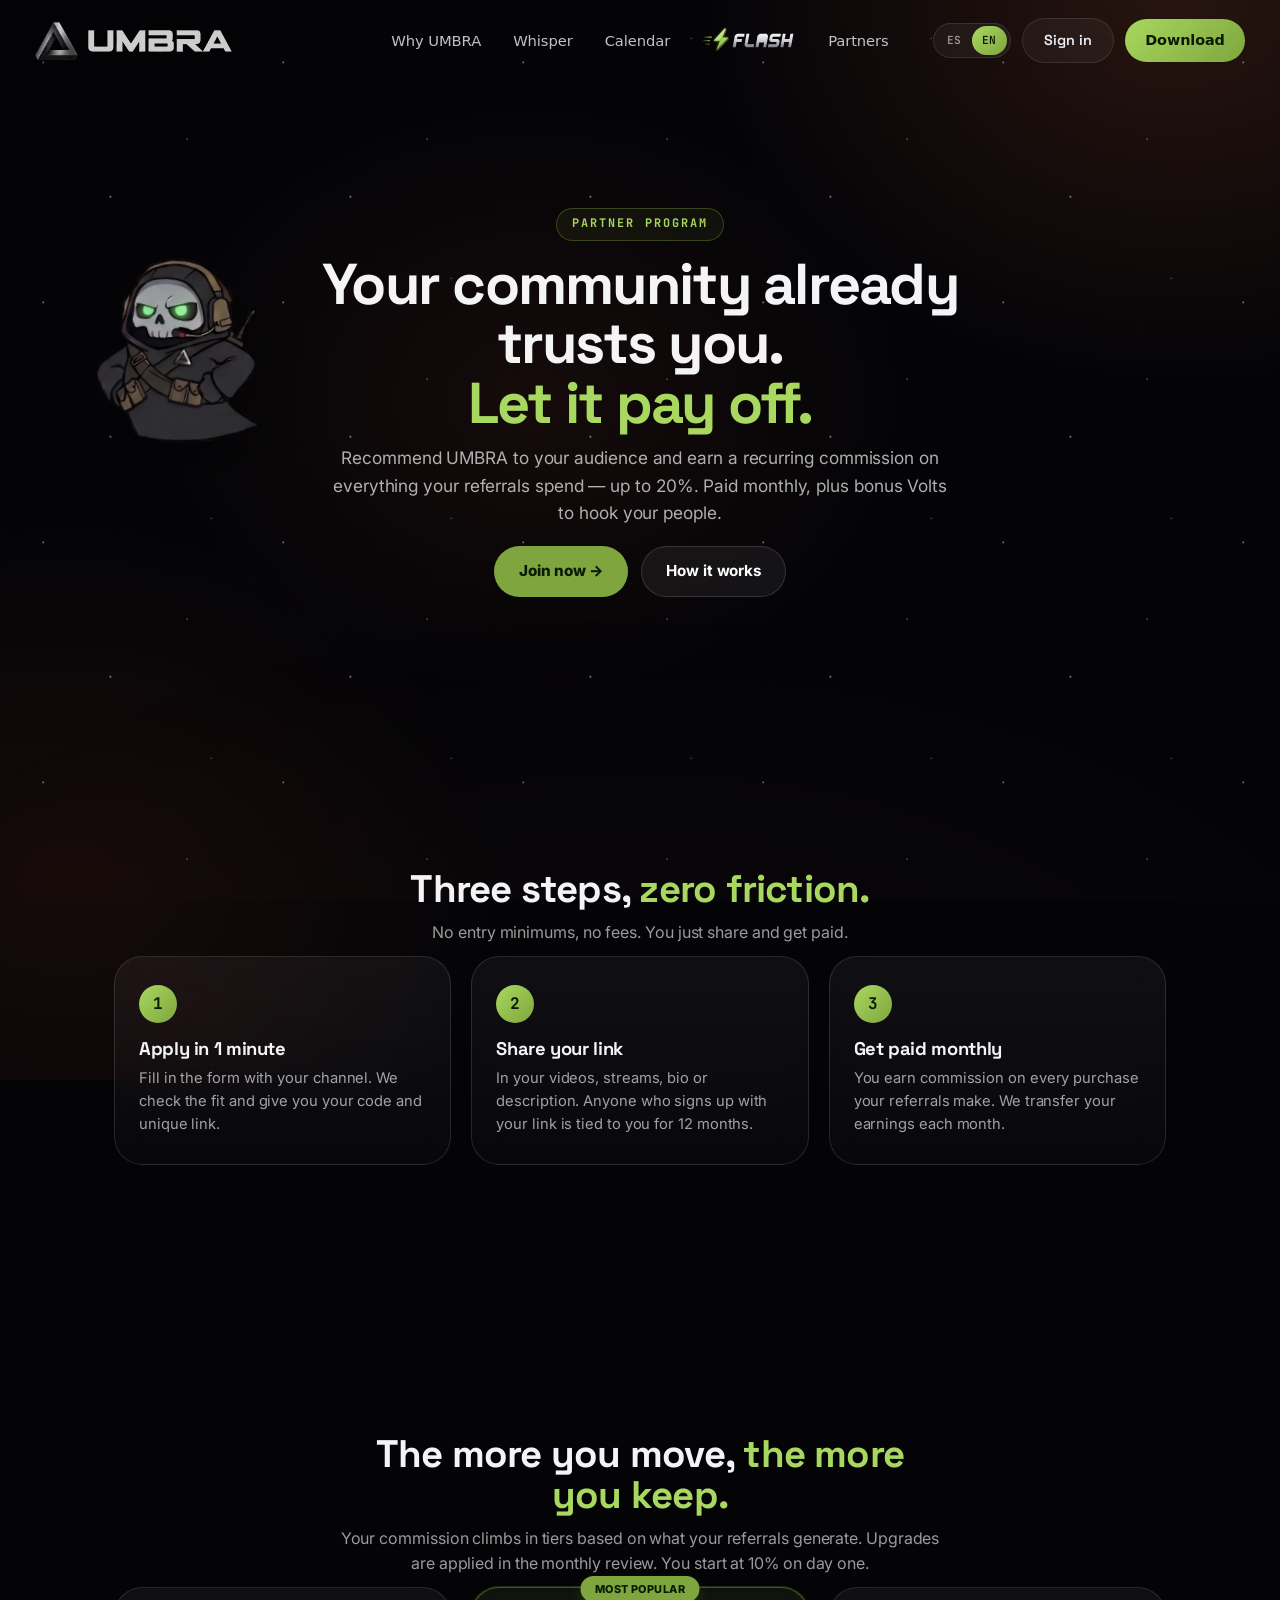
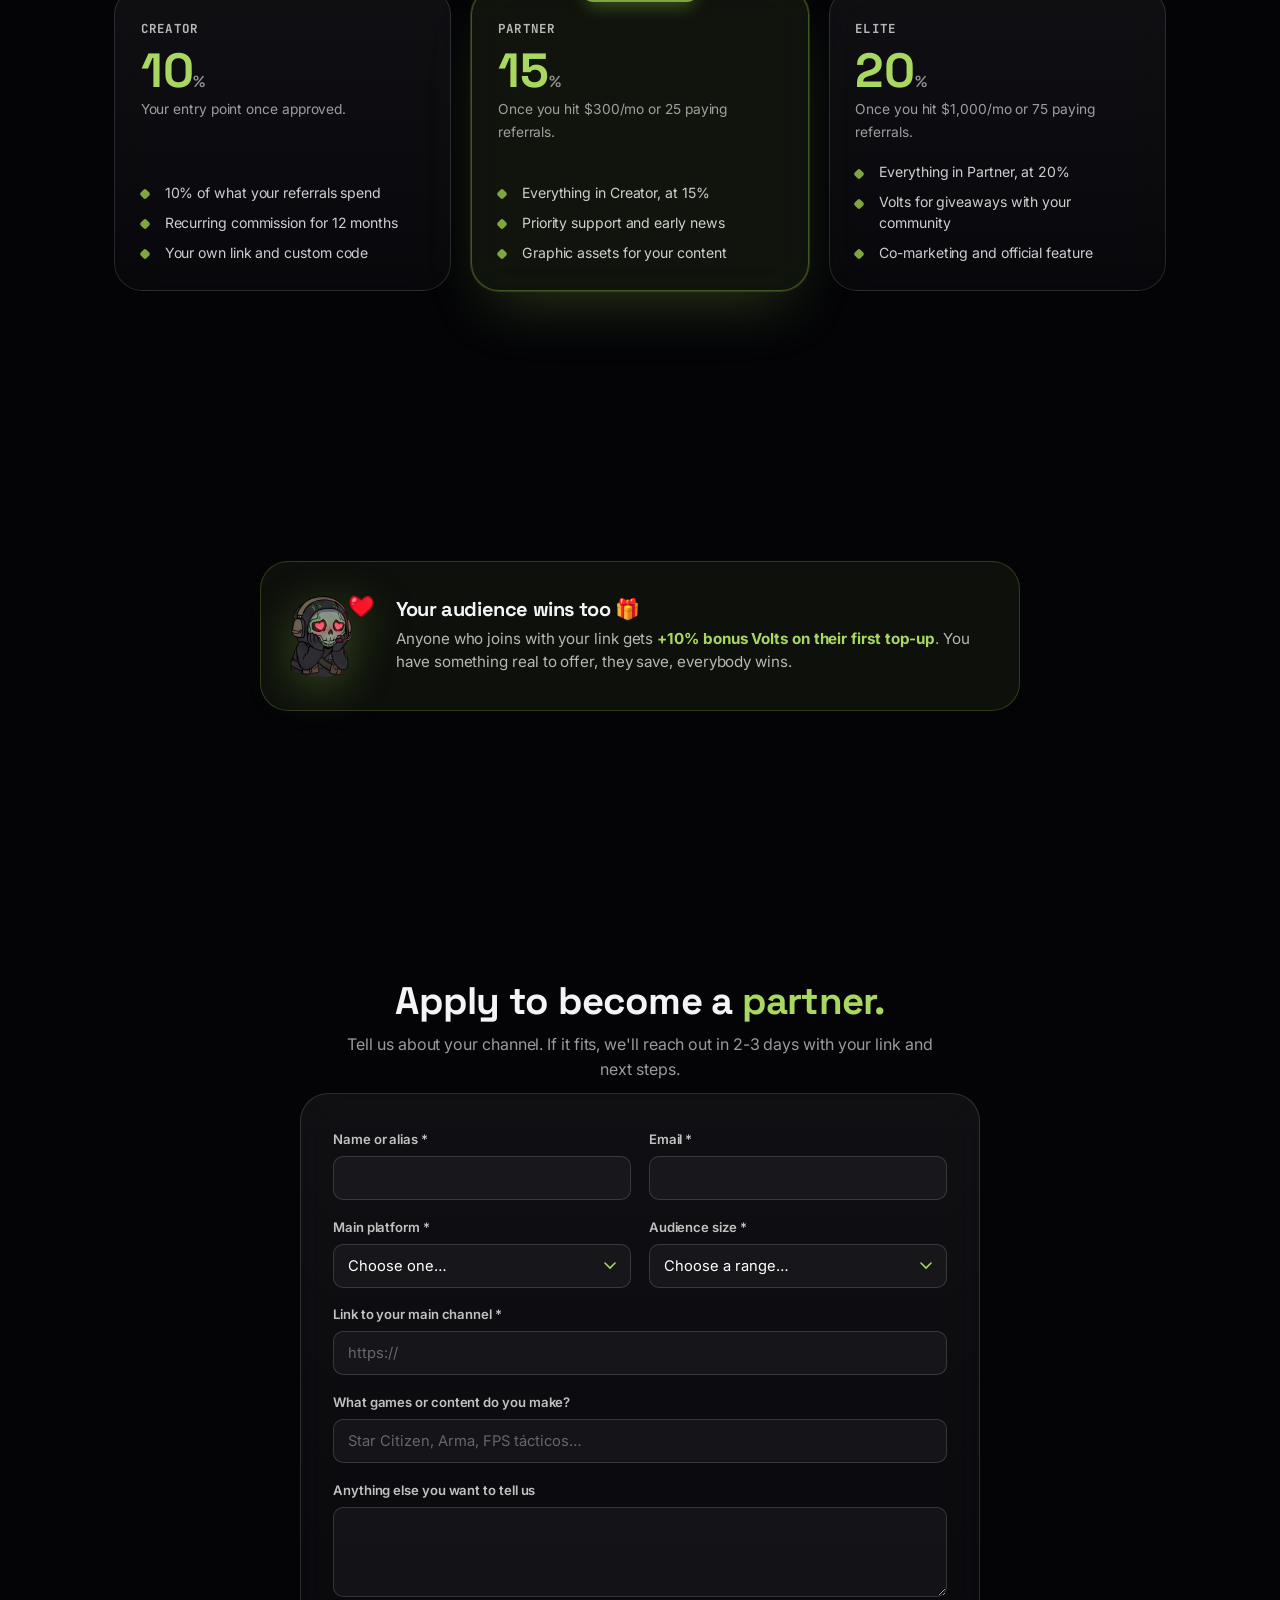
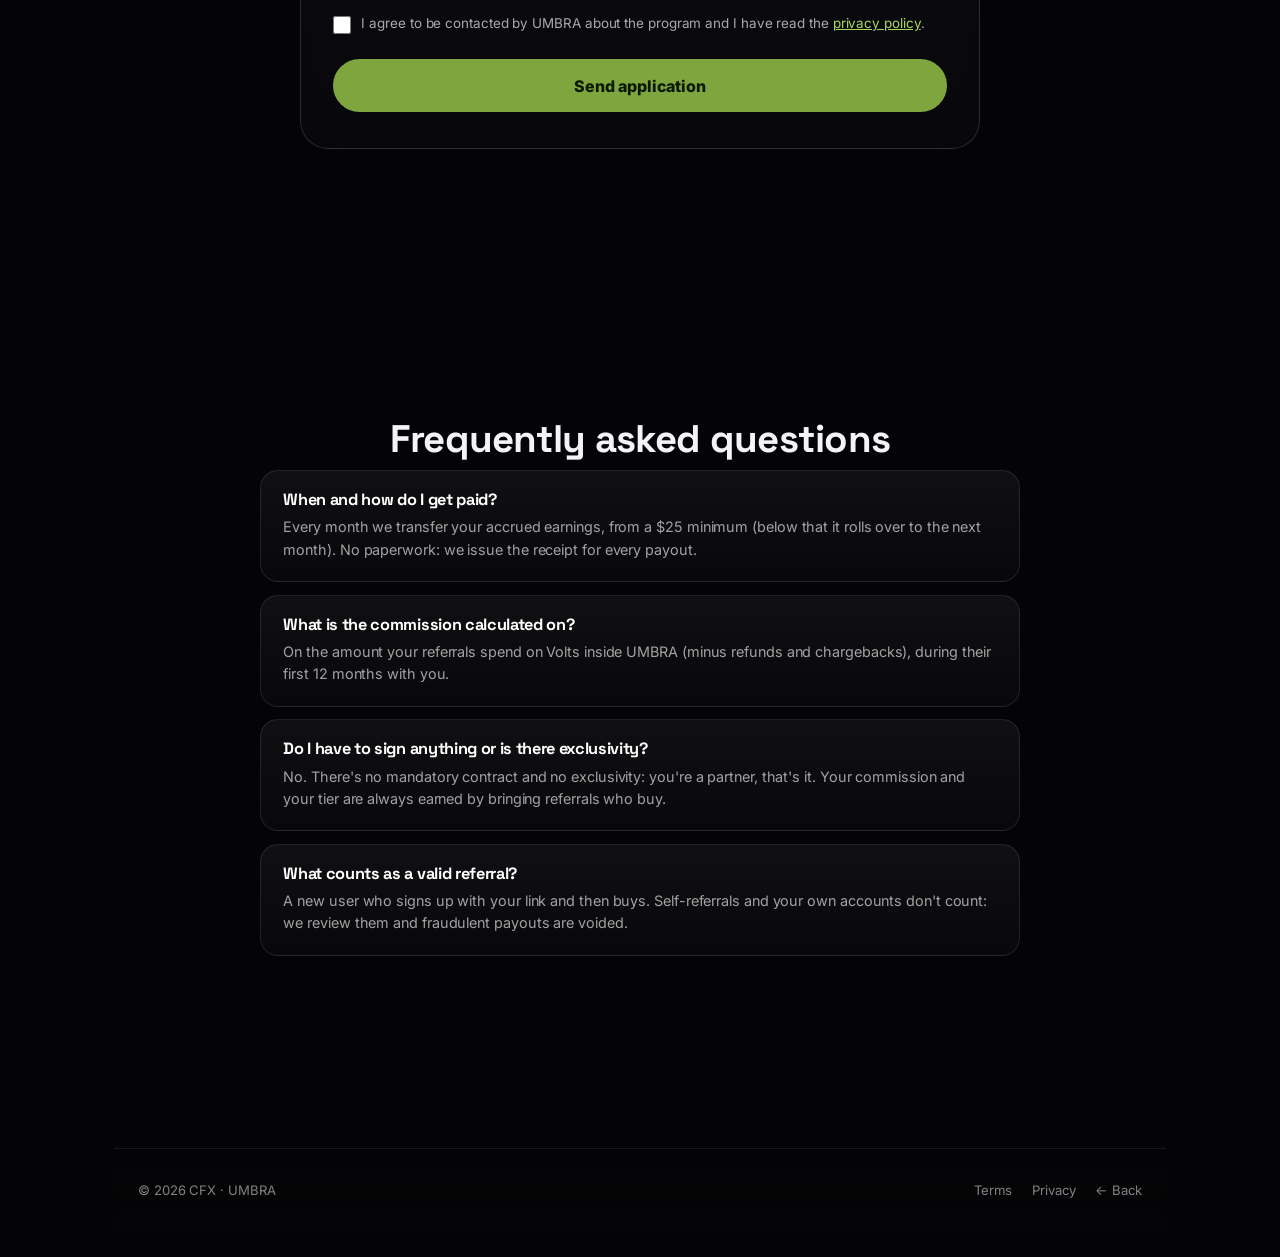
<file: partners.html>
<!doctype html>
<html lang="es">
<head>
  <meta charset="UTF-8" />
  <meta name="viewport" content="width=device-width, initial-scale=1.0" />
  <title>UMBRA · Programa de Partners para creadores</title>
  <meta name="description" content="Gana comisiones recurrentes recomendando UMBRA a tu comunidad. Hasta 20% de lo que gastan tus referidos, pago mensual y Volts de regalo para tu audiencia." />
  <link rel="canonical" href="https://umbra.cfx-software.com/partners" />
  <meta property="og:title" content="UMBRA · Programa de Partners para creadores" />
  <meta property="og:description" content="Gana comisiones recurrentes recomendando UMBRA: hasta 20% de lo que gastan tus referidos durante 12 meses, pago mensual y Volts de regalo para tu audiencia." />
  <meta property="og:image" content="https://umbra.cfx-software.com/assets/og-image.jpg" />
  <meta property="og:type" content="website" />
  <meta property="og:url" content="https://umbra.cfx-software.com/partners" />
  <meta property="og:site_name" content="UMBRA" />
  <meta name="twitter:card" content="summary_large_image" />
  <meta name="twitter:title" content="UMBRA · Programa de Partners para creadores" />
  <meta name="twitter:description" content="Hasta 20% recurrente de lo que gastan tus referidos, pago mensual, sin exclusividad." />
  <meta name="twitter:image" content="https://umbra.cfx-software.com/assets/og-image.jpg" />

  <!-- API del server de UMBRA (mismo backend que la app: login + wallet + partners). -->
  <meta name="umbra-api-base" content="https://umbra-api.cfx-software.com" />

  <link rel="icon" href="assets/logo-triangle.png" />
  <!-- styles.css aporta los estilos del modal de login (compartido con auth.js) -->
  <link rel="stylesheet" href="css/styles.css?v=20260701a" />
  <style>
    @import url('https://fonts.googleapis.com/css2?family=Bagel+Fat+One&family=Inter:wght@400;500;600;700;800;900&family=Space+Grotesk:wght@500;600;700&family=JetBrains+Mono:wght@500;600;700&display=swap');

    :root{
      --ink:#0c1224;
      --gold:#7FA63E; --gold-hi:#A8D85F; --gold-deep:#4F6B22; --gold-shine:#D6F2A8;
      --card:linear-gradient(180deg,rgba(255,255,255,.05),rgba(255,255,255,.02));
      --r-sm:10px; --r:18px; --r-lg:28px; --r-pill:999px; --container:1100px;
    }
    *,*::before,*::after{box-sizing:border-box;margin:0;padding:0}
    body{
      font-family:'Inter',sans-serif;background:#040407;color:#f0f0f5;line-height:1.5;
      -webkit-font-smoothing:antialiased;min-height:100vh;overflow-x:hidden;position:relative;
    }
    /* Fondo cósmico 100% CSS — mismo lenguaje que el landing, negro predominante.
       La nebulosa vive en body::after; esto solo aporta el rescoldo del piso. */
    .bg-cosmos{position:fixed;inset:0;z-index:0;pointer-events:none;background:
      radial-gradient(120% 90% at 50% 118%, rgba(46,26,18,.18), transparent 55%)}
    a{color:inherit;text-decoration:none}
    button{font:inherit;cursor:pointer;border:none;background:none;color:inherit}
    img{max-width:100%;display:block}
    [hidden]{display:none !important}

    body::before{
      content:'';position:fixed;inset:0;z-index:0;pointer-events:none;opacity:.5;
      background-image:radial-gradient(1.5px 1.5px at 18% 26%,#fff,transparent),radial-gradient(1.2px 1.2px at 78% 58%,rgba(255,255,255,.85),transparent),radial-gradient(1.7px 1.7px at 46% 82%,#fff,transparent),radial-gradient(1.2px 1.2px at 88% 16%,rgba(255,255,255,.7),transparent);
      background-size:240px 240px;animation:twinkleT 8s ease-in-out infinite,sparkleDriftT 80s linear infinite;
    }
    body::after{
      content:'';position:fixed;inset:-20%;z-index:0;pointer-events:none;mix-blend-mode:screen;will-change:transform;
      background:
        radial-gradient(38% 44% at 80% 14%, rgba(255,120,62,.14), transparent 70%),
        radial-gradient(34% 40% at 18% 84%, rgba(186,72,34,.10), transparent 72%),
        radial-gradient(30% 34% at 44% 46%, rgba(226,96,48,.08), transparent 70%);
      animation:nebDriftT 34s ease-in-out infinite;
    }
    @keyframes twinkleT{0%,100%{opacity:.36}50%{opacity:.6}}
    @keyframes sparkleDriftT{from{transform:translate3d(0,0,0)}to{transform:translate3d(-240px,-120px,0)}}
    @keyframes nebDriftT{0%,100%{transform:translate3d(0,0,0) scale(1)}50%{transform:translate3d(-4%,3%,0) scale(1.1)}}
    @media (prefers-reduced-motion:reduce){ body::before,body::after{animation:none !important;transform:none !important} }
    body > *{position:relative;z-index:1}

    /* ── NAV (idéntico a tienda/landing) ─────────────────────── */

    /* ── MAIN ─────────────────────────────────────────────────── */
    main.pp{max-width:var(--container);margin:0 auto;padding:5rem 1.5rem 1.5rem}

    /* Hero */
    .pp-hero{text-align:center;max-width:720px;margin:0 auto 1rem;position:relative}
    .pp-mascot{
      position:absolute;z-index:2;pointer-events:none;user-select:none;
      width:clamp(130px,13vw,184px);height:auto;
      top:42%;right:calc(100% + 1.25rem);transform:translateY(-50%) rotate(-5deg);
      filter:drop-shadow(0 18px 30px rgba(0,0,0,0.55));
      animation:tacoFloatP 9s ease-in-out infinite;will-change:transform;
    }
    @keyframes tacoFloatP{
      0%,100%{transform:translateY(-50%) rotate(-5deg)}
      50%{transform:translateY(calc(-50% - 14px)) rotate(-2deg)}
    }
    @media(max-width:1040px){.pp-mascot{display:none}}
    @media (prefers-reduced-motion:reduce){.pp-mascot{animation:none}}
    .pp-eyebrow{
      display:inline-block;font-family:'JetBrains Mono',monospace;font-size:0.74rem;font-weight:700;
      letter-spacing:0.18em;text-transform:uppercase;color:var(--gold-hi);
      padding:0.4rem 0.9rem;border:1px solid rgba(127,166,62,0.35);border-radius:var(--r-pill);
      background:rgba(127,166,62,0.08);margin-bottom:0.9rem;
    }
    .pp-hero h1{
      font-family:'Space Grotesk',sans-serif;font-size:clamp(2.2rem,5.4vw,3.6rem);font-weight:800;
      letter-spacing:-0.03em;line-height:1.03;margin-bottom:0.7rem;
    }
    .pp-hero h1 .gold{color:var(--gold-hi)}
    .pp-hero p{color:rgba(255,255,255,0.68);font-size:1.08rem;line-height:1.6;max-width:56ch;margin:0 auto 1.2rem}
    .pp-cta-row{display:flex;gap:0.8rem;justify-content:center;flex-wrap:wrap}
    .btn-gold{
      display:inline-flex;align-items:center;gap:0.4rem;padding:0.8rem 1.6rem;border-radius:var(--r-pill);
      background:var(--gold);color:#0B1A05;font-weight:800;font-size:0.95rem;
      transition:background 180ms,transform 180ms;
    }
    .btn-gold:hover{background:var(--gold-hi);transform:translateY(-2px)}
    .btn-ghost{
      display:inline-flex;align-items:center;gap:0.4rem;padding:0.8rem 1.5rem;border-radius:var(--r-pill);
      background:rgba(255,255,255,0.06);border:1px solid rgba(255,255,255,0.14);color:#fff;font-weight:700;font-size:0.95rem;
      transition:background 180ms,transform 180ms;
    }
    .btn-ghost:hover{background:rgba(255,255,255,0.12);transform:translateY(-2px)}

    /* Section heading */
    .pp-sec{margin:0 auto 0.85rem;max-width:var(--container)}
    .pp-sec-head{text-align:center;max-width:600px;margin:0 auto 0.7rem}
    .pp-sec-head h2{
      font-family:'Space Grotesk',sans-serif;font-size:clamp(1.7rem,3.6vw,2.4rem);font-weight:800;
      letter-spacing:-0.02em;margin-bottom:0.7rem;
    }
    .pp-sec-head h2 .gold{color:var(--gold-hi)}
    .pp-sec-head p{color:rgba(255,255,255,0.6);font-size:1rem;line-height:1.55}

    /* Steps (cómo funciona) */
    .pp-steps{display:grid;gap:1.25rem;grid-template-columns:1fr}
    @media(min-width:760px){.pp-steps{grid-template-columns:repeat(3,1fr)}}
    .pp-step{
      padding:1.75rem 1.5rem;border-radius:var(--r-lg);
      background:var(--card);border:1px solid rgba(255,255,255,0.12);
      backdrop-filter:blur(22px) saturate(135%);-webkit-backdrop-filter:blur(22px) saturate(135%);
    }
    .pp-step .num{
      width:38px;height:38px;border-radius:50%;display:flex;align-items:center;justify-content:center;
      font-family:'JetBrains Mono',monospace;font-weight:700;font-size:1rem;
      background:linear-gradient(135deg,var(--gold-hi),var(--gold));color:#0B1A05;margin-bottom:1rem;
    }
    .pp-step h3{font-family:'Space Grotesk',sans-serif;font-size:1.15rem;font-weight:700;margin-bottom:0.5rem}
    .pp-step p{color:rgba(255,255,255,0.62);font-size:0.92rem;line-height:1.55}

    /* Tiers */
    .pp-tiers{display:grid;gap:1.25rem;grid-template-columns:1fr;align-items:stretch}
    @media(min-width:820px){.pp-tiers{grid-template-columns:repeat(3,1fr)}}
    .tier{
      position:relative;padding:2rem 1.6rem 1.7rem;border-radius:var(--r-lg);
      background:var(--card);border:1px solid rgba(255,255,255,0.12);
      backdrop-filter:blur(22px) saturate(135%);-webkit-backdrop-filter:blur(22px) saturate(135%);
      display:flex;flex-direction:column;
      transition:transform 220ms,border-color 220ms;
    }
    .tier:hover{transform:translateY(-5px);border-color:rgba(127,166,62,0.35)}
    .tier.best{
      background:rgba(127,166,62,0.10);border-color:rgba(127,166,62,0.45);
      box-shadow:0 0 0 1px rgba(127,166,62,0.25),0 30px 60px -20px rgba(127,166,62,0.30);
    }
    .tier .ribbon{
      position:absolute;top:-12px;left:50%;transform:translateX(-50%);
      padding:0.3rem 0.9rem;background:var(--gold);color:#0B1A05;
      font-size:0.68rem;font-weight:800;letter-spacing:0.04em;text-transform:uppercase;border-radius:var(--r-pill);white-space:nowrap;
      box-shadow:0 8px 18px -6px rgba(127,166,62,0.6);
    }
    .tier .tier-name{font-family:'JetBrains Mono',monospace;font-size:0.78rem;font-weight:700;letter-spacing:0.1em;text-transform:uppercase;color:rgba(255,255,255,0.7)}
    .tier .tier-pct{font-family:'Space Grotesk',sans-serif;font-size:3rem;font-weight:800;color:var(--gold-hi);line-height:1;margin:0.5rem 0 0.2rem}
    .tier .tier-pct small{font-size:1rem;color:rgba(255,255,255,0.55);font-weight:600}
    .tier .tier-sub{color:rgba(255,255,255,0.6);font-size:0.86rem;margin-bottom:1.2rem;min-height:2.6em}
    .tier ul{list-style:none;display:grid;gap:0.6rem;margin-top:auto}
    .tier ul li{position:relative;padding-left:1.5rem;font-size:0.88rem;color:rgba(255,255,255,0.8);line-height:1.45}
    .tier ul li::before{content:'';position:absolute;left:0;top:0.45rem;width:8px;height:8px;border-radius:2px;background:var(--gold);transform:rotate(45deg)}

    /* Callout incentivo al referido */
    .pp-callout{
      max-width:760px;margin:0 auto;padding:2rem 1.8rem;border-radius:var(--r-lg);
      display:flex;gap:1.4rem;align-items:center;flex-wrap:wrap;justify-content:center;text-align:center;
      background:rgba(127,166,62,0.08);border:1px solid rgba(127,166,62,0.3);
    }
    @media(min-width:680px){.pp-callout{text-align:left;flex-wrap:nowrap}}
    .pp-callout img{width:84px;height:84px;flex:none;object-fit:contain;filter:drop-shadow(0 10px 22px rgba(127,166,62,.35))}
    .pp-callout h3{font-family:'Space Grotesk',sans-serif;font-size:1.25rem;font-weight:800;margin-bottom:0.4rem}
    .pp-callout p{color:rgba(255,255,255,0.7);font-size:0.95rem;line-height:1.55}
    .pp-callout b{color:var(--gold-hi)}

    /* Formulario */
    .pp-form-wrap{
      max-width:680px;margin:0 auto;padding:2.25rem 2rem;border-radius:var(--r-lg);
      background:var(--card);border:1px solid rgba(255,255,255,0.14);
      backdrop-filter:blur(22px) saturate(135%);-webkit-backdrop-filter:blur(22px) saturate(135%);
    }
    .pp-form{display:grid;gap:1.1rem;grid-template-columns:1fr}
    @media(min-width:560px){.pp-form .col-2{grid-template-columns:1fr 1fr}}
    .pp-form .grid2{display:grid;gap:1.1rem;grid-template-columns:1fr}
    @media(min-width:560px){.pp-form .grid2{grid-template-columns:1fr 1fr}}
    .field{display:flex;flex-direction:column;gap:0.4rem}
    .field label{font-size:0.82rem;font-weight:600;color:rgba(255,255,255,0.75)}
    .field label .req{color:var(--gold-hi)}
    .field input,.field select,.field textarea{
      width:100%;padding:0.75rem 0.9rem;border-radius:var(--r-sm);
      background:rgba(255,255,255,0.04);border:1px solid rgba(255,255,255,0.14);color:#fff;
      font-family:inherit;font-size:0.92rem;transition:border-color 160ms,background 160ms;
    }
    .field input::placeholder,.field textarea::placeholder{color:rgba(255,255,255,0.35)}
    .field input:focus,.field select:focus,.field textarea:focus{
      outline:none;border-color:rgba(127,166,62,0.6);background:rgba(127,166,62,0.05);
    }
    .field select{appearance:none;background-image:url("data:image/svg+xml,%3Csvg xmlns='http://www.w3.org/2000/svg' width='12' height='8' viewBox='0 0 12 8' fill='none'%3E%3Cpath d='M1 1l5 5 5-5' stroke='%23A8D85F' stroke-width='1.6' stroke-linecap='round'/%3E%3C/svg%3E");background-repeat:no-repeat;background-position:right 0.9rem center;padding-right:2.2rem}
    .field select option{background:#10142a;color:#fff}
    .field textarea{resize:vertical;min-height:90px}
    .check{display:flex;gap:0.65rem;align-items:flex-start;font-size:0.84rem;color:rgba(255,255,255,0.65);line-height:1.45}
    .check input{width:18px;height:18px;flex:none;margin-top:0.1rem;accent-color:var(--gold)}
    .check a{color:var(--gold-hi);text-decoration:underline}
    .pp-form .submit-row{margin-top:0.5rem}
    .pp-form button[type="submit"]{width:100%;justify-content:center;font-size:1rem;padding:0.9rem}
    .pp-form button[disabled]{opacity:0.6;cursor:not-allowed}
    .form-msg{font-size:0.88rem;line-height:1.5;padding:0.85rem 1rem;border-radius:var(--r-sm);margin-top:0.4rem}
    .form-msg.err{background:rgba(239,68,68,0.12);border:1px solid rgba(239,68,68,0.4);color:#fca5a5}
    .form-msg.ok{background:rgba(127,166,62,0.12);border:1px solid rgba(127,166,62,0.4);color:#bef07f}

    /* Estado: solicitud enviada */
    .pp-thanks{
      max-width:560px;margin:0 auto;padding:2.75rem 2rem;border-radius:var(--r-lg);text-align:center;
      background:var(--card);border:1px solid rgba(255,255,255,0.14);
      backdrop-filter:blur(22px) saturate(135%);-webkit-backdrop-filter:blur(22px) saturate(135%);
    }
    .pp-thanks img{width:110px;height:auto;margin:0 auto 1.2rem;filter:drop-shadow(0 12px 26px rgba(127,166,62,.4))}
    .pp-thanks h2{font-family:'Space Grotesk',sans-serif;font-size:1.6rem;font-weight:800;margin-bottom:0.6rem}
    .pp-thanks p{color:rgba(255,255,255,0.68);font-size:0.98rem;max-width:420px;margin:0 auto}

    /* FAQ */
    .pp-faq{max-width:760px;margin:0 auto;display:grid;gap:0.8rem}
    .qa{
      padding:1.25rem 1.4rem;border-radius:var(--r);
      background:var(--card);border:1px solid rgba(255,255,255,0.1);
    }
    .qa h3{font-family:'Space Grotesk',sans-serif;font-size:1.02rem;font-weight:700;margin-bottom:0.45rem;color:#fff}
    .qa p{color:rgba(255,255,255,0.62);font-size:0.9rem;line-height:1.55}

    /* Footer */
    .pp-foot{
      max-width:var(--container);margin:4rem auto 0;padding:2rem 1.5rem;
      border-top:1px solid rgba(255,255,255,0.08);
      display:flex;flex-wrap:wrap;gap:1rem;align-items:center;justify-content:space-between;
      color:rgba(255,255,255,0.5);font-size:0.82rem;
    }
    .pp-foot .foot-links{display:flex;gap:1.25rem;flex-wrap:wrap}
    .pp-foot a:hover{color:#fff}
  </style>
  <link rel="stylesheet" href="https://api.fontshare.com/v2/css?f[]=clash-display@600,700&f[]=satoshi@400,500,700&display=swap" />
  <link rel="stylesheet" href="https://fonts.googleapis.com/css2?family=JetBrains+Mono:wght@500;600&display=swap" />
  <link rel="stylesheet" href="/css/nav.css?v=20261123a" />
</head>
<body>
  <div class="bg-cosmos" aria-hidden="true"></div>

  <nav class="nav" id="topNav">
    <a class="nav-logo" href="/">
      <img src="/assets/logo-triangle.png" alt="" />
      <img class="nav-wordmark" src="/assets/wordmark-umbra.png" alt="UMBRA" />
    </a>
    <div class="nav-links">
      <a href="/#problema" data-i18n="nav.why">Por qué UMBRA</a>
      <a href="/#comunicacion" data-i18n="nav.whisper">Whisper</a>
      <a href="/#calendario" data-i18n="nav.calendar">Calendario</a>
      <a class="nav-flash" href="/tienda" aria-label="Flash · Tienda"><img src="/assets/brand/flash-logo.svg" width="426" height="120" alt="Flash"></a>
      <a href="/partners" data-i18n="nav.partners">Partners</a>
    </div>
    <div class="nav-right">
      <div class="lang lang-switch" role="group" aria-label="Idioma">
        <button type="button" data-lang="es" class="active">ES</button>
        <button type="button" data-lang="en">EN</button>
      </div>
      <button class="nav-cta btn-login" data-i18n="t.nav.login">Iniciar sesión</button>
      <a class="nav-dl" href="https://umbra-api.cfx-software.com/downloads/Umbra-Setup.exe" download data-i18n="nav.cta">Descargar</a>
      <div class="user-menu" hidden>
        <button class="nav-cta user-toggle" aria-expanded="false">
          <span class="user-name"></span>
        </button>
        <div class="user-dropdown">
          <button class="creator-link" hidden onclick="location.assign('/creador')" data-i18n="nav.creatorPanel">Panel de creador</button>
          <button data-action="signout" data-i18n="t.nav.signout">Cerrar sesión</button>
        </div>
      </div>
      <button class="nav-burger" id="navBurger" aria-label="Menú" aria-expanded="false" aria-controls="navMobile">
        <span></span><span></span><span></span>
      </button>
    </div>
    <div class="nav-mobile" id="navMobile">
      <a href="/#problema" data-i18n="nav.why">Por qué UMBRA</a>
      <a href="/#comunicacion" data-i18n="nav.whisper">Whisper</a>
      <a href="/#calendario" data-i18n="nav.calendar">Calendario</a>
      <a class="nm-flash" href="/tienda" aria-label="Flash · Tienda"><img src="/assets/brand/flash-logo.svg" width="426" height="120" alt="Flash"></a>
      <a href="/partners" data-i18n="nav.partners">Partners</a>
      <a href="/descargas" data-i18n="nav.downloads">Descargas</a>
      <div class="nm-sep"></div>
      <button class="drawer-login nm-login" type="button" data-i18n="t.nav.login">Iniciar sesión</button>
      <div class="drawer-user nm-user" hidden>
        <div class="nm-user-info">
          <span class="user-avatar" aria-hidden="true"></span>
          <div class="nm-user-meta">
            <span class="drawer-user-name"></span>
            <span class="drawer-user-email"></span>
          </div>
        </div>
        <a class="creator-link nm-signout" href="/creador" hidden style="text-align:center;text-decoration:none" data-i18n="nav.creatorPanel">Panel de creador</a>
        <button class="drawer-user-signout nm-signout" data-action="signout" data-i18n="t.nav.signout">Cerrar sesión</button>
      </div>
      <div class="nm-sep"></div>
      <div class="lang lang-switch" role="group" aria-label="Idioma">
        <button type="button" data-lang="es">ES</button>
        <button type="button" data-lang="en">EN</button>
      </div>
    </div>
  </nav>

  <main class="pp">
    <!-- HERO -->
    <section class="pp-hero">
      <img class="pp-mascot" src="assets/taco-proud.png" alt="" aria-hidden="true" />
      <span class="pp-eyebrow" data-i18n="pp.eyebrow">Programa de Partners</span>
      <h1 data-i18n-html="pp.h1.html">Tu comunidad ya confía en ti.<br/><span class="gold">Que eso te pague.</span></h1>
      <p data-i18n="pp.lead">Recomienda UMBRA a tu audiencia y gana una comisión recurrente de todo lo que gasten tus referidos — hasta un 20%. Pago cada mes, y Volts de regalo para enganchar a tu gente.</p>
      <div class="pp-cta-row">
        <a class="btn-gold" href="#aplicar" data-i18n="pp.hero.cta">Quiero unirme →</a>
        <a class="btn-ghost" href="#como" data-i18n="pp.hero.cta2">Cómo funciona</a>
        <!-- Solo visible para partners y admins (auth.js → updatePartnerAccess) -->
        <a class="btn-ghost creator-link" href="/creador" hidden style="border-color:rgba(127,166,62,.45);color:var(--gold-hi)" data-i18n="pp.hero.panelBtn">🎛️ Tu panel de creador →</a>
      </div>
    </section>

    <!-- CÓMO FUNCIONA -->
    <section class="pp-sec" id="como">
      <div class="pp-sec-head">
        <h2 data-i18n-html="pp.how.h2.html">Tres pasos, <span class="gold">cero fricción.</span></h2>
        <p data-i18n="pp.how.sub">Sin mínimos para entrar, sin cuotas. Solo compartes y cobras.</p>
      </div>
      <div class="pp-steps">
        <div class="pp-step">
          <div class="num">1</div>
          <h3 data-i18n="pp.how.s1.t">Aplica en 1 minuto</h3>
          <p data-i18n="pp.how.s1.d">Rellena el formulario con tu canal. Revisamos que encaje y te damos tu código y tu link único.</p>
        </div>
        <div class="pp-step">
          <div class="num">2</div>
          <h3 data-i18n="pp.how.s2.t">Comparte tu link</h3>
          <p data-i18n="pp.how.s2.d">En tus vídeos, streams, bio o descripción. Quien se registre con tu link queda asociado a ti durante 12 meses.</p>
        </div>
        <div class="pp-step">
          <div class="num">3</div>
          <h3 data-i18n="pp.how.s3.t">Cobra cada mes</h3>
          <p data-i18n="pp.how.s3.d">Acumulas comisión por cada compra de tus referidos. Te transferimos lo recaudado mensualmente.</p>
        </div>
      </div>
    </section>

    <!-- TIERS -->
    <section class="pp-sec" id="comisiones">
      <div class="pp-sec-head">
        <h2 data-i18n-html="pp.tiers.h2.html">Cuanto más mueves, <span class="gold">más te llevas.</span></h2>
        <p data-i18n="pp.tiers.sub">Tu comisión sube por tramos según lo que generan tus referidos. Los ascensos se aplican en la revisión mensual. Empiezas en 10% el día uno.</p>
      </div>
      <div class="pp-tiers">
        <div class="tier">
          <span class="tier-name" data-i18n="pp.tier1.name">Creator</span>
          <div class="tier-pct">10<small>%</small></div>
          <p class="tier-sub" data-i18n="pp.tier1.sub">Tu punto de entrada al ser aprobado.</p>
          <ul>
            <li data-i18n="pp.tier1.f1">10% de lo que gastan tus referidos</li>
            <li data-i18n="pp.tier1.f2">Comisión recurrente durante 12 meses</li>
            <li data-i18n="pp.tier1.f3">Tu link y código personalizados</li>
          </ul>
        </div>
        <div class="tier best">
          <span class="ribbon" data-i18n="pp.tier2.ribbon">El más popular</span>
          <span class="tier-name" data-i18n="pp.tier2.name">Partner</span>
          <div class="tier-pct">15<small>%</small></div>
          <p class="tier-sub" data-i18n="pp.tier2.sub">Al llegar a $300/mes o 25 referidos que compran.</p>
          <ul>
            <li data-i18n="pp.tier2.f1">Todo lo de Creator, al 15%</li>
            <li data-i18n="pp.tier2.f2">Prioridad en soporte y novedades</li>
            <li data-i18n="pp.tier2.f3">Material gráfico para tu contenido</li>
          </ul>
        </div>
        <div class="tier">
          <span class="tier-name" data-i18n="pp.tier3.name">Elite</span>
          <div class="tier-pct">20<small>%</small></div>
          <p class="tier-sub" data-i18n="pp.tier3.sub">Al llegar a $1.000/mes o 75 referidos que compran.</p>
          <ul>
            <li data-i18n="pp.tier3.f1">Todo lo de Partner, al 20%</li>
            <li data-i18n="pp.tier3.f2">Volts para sorteos con tu comunidad</li>
            <li data-i18n="pp.tier3.f3">Co-marketing y destacado oficial</li>
          </ul>
        </div>
      </div>
    </section>

    <!-- INCENTIVO AL REFERIDO -->
    <section class="pp-sec">
      <div class="pp-callout">
        <img src="assets/taco-love.png" alt="" aria-hidden="true" />
        <div>
          <h3 data-i18n="pp.ref.h3">Tu audiencia también gana 🎁</h3>
          <p data-i18n-html="pp.ref.p.html">Quien entre con tu link se lleva un <b>+10% de Volts extra en su primera recarga</b>. Tú tienes algo real que ofrecer, ellos ahorran, y todos ganan.</p>
        </div>
      </div>
    </section>

    <!-- FORMULARIO -->
    <section class="pp-sec" id="aplicar">
      <div class="pp-sec-head">
        <h2 data-i18n-html="pp.form.h2.html">Aplica para ser <span class="gold">partner.</span></h2>
        <p data-i18n="pp.form.sub">Cuéntanos de tu canal. Si encaja, te escribimos en 2-3 días con tu link y los siguientes pasos.</p>
      </div>

      <div class="pp-form-wrap" id="form-wrap">
        <form class="pp-form" id="partner-form" novalidate>
          <div class="grid2">
            <div class="field">
              <label for="pf-name" data-i18n="pp.form.name">Nombre o alias <span class="req">*</span></label>
              <input id="pf-name" name="name" type="text" autocomplete="name" required />
            </div>
            <div class="field">
              <label for="pf-email" data-i18n="pp.form.email">Email <span class="req">*</span></label>
              <input id="pf-email" name="email" type="email" autocomplete="email" required />
            </div>
          </div>
          <div class="grid2">
            <div class="field">
              <label for="pf-platform" data-i18n="pp.form.platform">Plataforma principal <span class="req">*</span></label>
              <select id="pf-platform" name="platform" required>
                <option value="" data-i18n="pp.form.platform.ph">Elige una…</option>
                <option value="youtube">YouTube</option>
                <option value="twitch">Twitch</option>
                <option value="tiktok">TikTok</option>
                <option value="kick">Kick</option>
                <option value="instagram">Instagram</option>
                <option value="x">X / Twitter</option>
                <option value="discord">Discord</option>
                <option value="other" data-i18n="pp.form.platform.other">Otra</option>
              </select>
            </div>
            <div class="field">
              <label for="pf-audience" data-i18n="pp.form.audience">Tamaño de audiencia <span class="req">*</span></label>
              <select id="pf-audience" name="audience" required>
                <option value="" data-i18n="pp.form.audience.ph">Elige un rango…</option>
                <option value="<1k">&lt; 1.000</option>
                <option value="1k-10k">1.000 – 10.000</option>
                <option value="10k-50k">10.000 – 50.000</option>
                <option value="50k-200k">50.000 – 200.000</option>
                <option value="200k+">200.000+</option>
              </select>
            </div>
          </div>
          <div class="field">
            <label for="pf-channel" data-i18n="pp.form.channel">Link de tu canal principal <span class="req">*</span></label>
            <input id="pf-channel" name="channel" type="url" placeholder="https://" required />
          </div>
          <div class="field">
            <label for="pf-games" data-i18n="pp.form.games">¿Qué juegos o contenido haces?</label>
            <input id="pf-games" name="games" type="text" placeholder="Star Citizen, Arma, FPS tácticos…" />
          </div>
          <div class="field">
            <label for="pf-message" data-i18n="pp.form.message">Algo más que quieras contarnos</label>
            <textarea id="pf-message" name="message" placeholder=""></textarea>
          </div>
          <label class="check">
            <input type="checkbox" id="pf-consent" name="consent" required />
            <span data-i18n-html="pp.form.consent.html">Acepto que UMBRA me contacte sobre el programa y he leído la <a href="/privacidad" target="_blank">política de privacidad</a>.</span>
          </label>
          <div class="submit-row">
            <button class="btn-gold" type="submit" id="pf-submit" data-i18n="pp.form.submit">Enviar solicitud</button>
          </div>
          <div class="form-msg" id="pf-msg" hidden></div>
        </form>
      </div>

      <!-- Estado: enviado -->
      <div class="pp-thanks" id="form-thanks" hidden>
        <img src="assets/taco-happy.png" alt="" />
        <h2 data-i18n="pp.thanks.h2">¡Solicitud recibida! 🎉</h2>
        <p data-i18n="pp.thanks.p">Gracias por querer crecer con UMBRA. Revisamos tu canal y te escribimos en 2-3 días con tu link de partner y los siguientes pasos.</p>
      </div>
    </section>

    <!-- FAQ -->
    <section class="pp-sec">
      <div class="pp-sec-head">
        <h2 data-i18n="pp.faq.h2">Preguntas frecuentes</h2>
      </div>
      <div class="pp-faq">
        <div class="qa">
          <h3 data-i18n="pp.faq.q1">¿Cuándo y cómo cobro?</h3>
          <p data-i18n="pp.faq.a1">Cada mes te transferimos lo acumulado, a partir de un mínimo de $25 (si no llegas, se acumula para el mes siguiente). Sin papeleo: nosotros generamos el comprobante de cada pago.</p>
        </div>
        <div class="qa">
          <h3 data-i18n="pp.faq.q2">¿Sobre qué se calcula la comisión?</h3>
          <p data-i18n="pp.faq.a2">Sobre el importe que tus referidos gastan en Volts dentro de UMBRA (descontando reembolsos y contracargos), durante sus primeros 12 meses contigo.</p>
        </div>
        <div class="qa">
          <h3 data-i18n="pp.faq.q3">¿Tengo que firmar algo o hay exclusividad?</h3>
          <p data-i18n="pp.faq.a3">No. No hay contrato obligatorio ni exclusividad: eres partner y ya está. Tu comisión y tu tier siempre te los ganas tú metiendo referidos que compran.</p>
        </div>
        <div class="qa">
          <h3 data-i18n="pp.faq.q4">¿Qué cuenta como referido válido?</h3>
          <p data-i18n="pp.faq.a4">Un usuario nuevo que se registra con tu link y luego compra. No se admiten auto-referidos ni cuentas tuyas: lo revisamos y los pagos con fraude se anulan.</p>
        </div>
      </div>
    </section>

    <footer class="pp-foot">
      <span>© 2026 CFX · UMBRA</span>
      <span class="foot-links">
        <a href="/terminos" data-i18n="ft.col3.l4">Términos</a>
        <a href="/privacidad" data-i18n="ft.col3.l3">Privacidad</a>
        <a href="/" data-i18n="t.nav.home">← Volver</a>
      </span>
    </footer>
  </main>

  <!-- Login modal (reusa el de auth.js + estilos de styles.css) -->
  <div id="login-modal" class="login-modal" role="dialog" aria-modal="true" aria-labelledby="login-modal-title" hidden>
    <div class="login-modal-backdrop" aria-hidden="true"></div>
    <div class="login-modal-content">
      <button class="login-modal-close" aria-label="Cerrar">
        <svg width="16" height="16" viewBox="0 0 16 16" fill="none" stroke="currentColor" stroke-width="1.6" stroke-linecap="round">
          <line x1="4" y1="4" x2="12" y2="12" /><line x1="12" y1="4" x2="4" y2="12" />
        </svg>
      </button>
      <div class="login-modal-header">
        <h3 id="login-modal-title" data-i18n="auth.modal.title">Iniciar sesión en UMBRA</h3>
        <p data-i18n="auth.modal.subtitle">Empieza con tu cuenta</p>
      </div>
      <button class="btn-google-signin">
        <svg width="18" height="18" viewBox="0 0 18 18" xmlns="http://www.w3.org/2000/svg" aria-hidden="true">
          <path fill="#4285F4" d="M17.64 9.2c0-.637-.057-1.251-.164-1.84H9v3.481h4.844c-.209 1.125-.843 2.078-1.796 2.717v2.258h2.908c1.702-1.567 2.684-3.874 2.684-6.615z"/>
          <path fill="#34A853" d="M9 18c2.43 0 4.467-.806 5.956-2.18l-2.908-2.259c-.806.54-1.836.86-3.048.86-2.344 0-4.328-1.584-5.036-3.711H.957v2.332C2.438 15.983 5.482 18 9 18z"/>
          <path fill="#FBBC05" d="M3.964 10.71A5.41 5.41 0 0 1 3.682 9c0-.593.102-1.17.282-1.71V4.958H.957A8.996 8.996 0 0 0 0 9c0 1.452.348 2.827.957 4.042l3.007-2.332z"/>
          <path fill="#EA4335" d="M9 3.58c1.321 0 2.508.454 3.44 1.345l2.582-2.58C13.463.891 11.426 0 9 0 5.482 0 2.438 2.017.957 4.958L3.964 7.29C4.672 5.163 6.656 3.58 9 3.58z"/>
        </svg>
        <span data-i18n="auth.modal.google_btn">Iniciar sesión con Google</span>
      </button>
      <p class="login-error" role="alert" hidden></p>
    </div>
  </div>

  <script>
    // Nav: fondo + sombra al hacer scroll (igual que tienda/landing)
    (function(){
      var nav = document.getElementById('topNav');
      if(!nav) return;
      var onScroll = function(){ nav.classList.toggle('scrolled', window.scrollY > 40); };
      window.addEventListener('scroll', onScroll, { passive:true });
      onScroll();
    })();
  </script>
  <script src="js/i18n-v2.js?v=20261122h" defer></script>
  <script src="/js/nav.js?v=20261123a" defer></script>
  <script src="js/auth.js?v=20260701a" defer></script>
  <script src="js/partners.js?v=20260701a" defer></script>
</body>
</html>
</file>
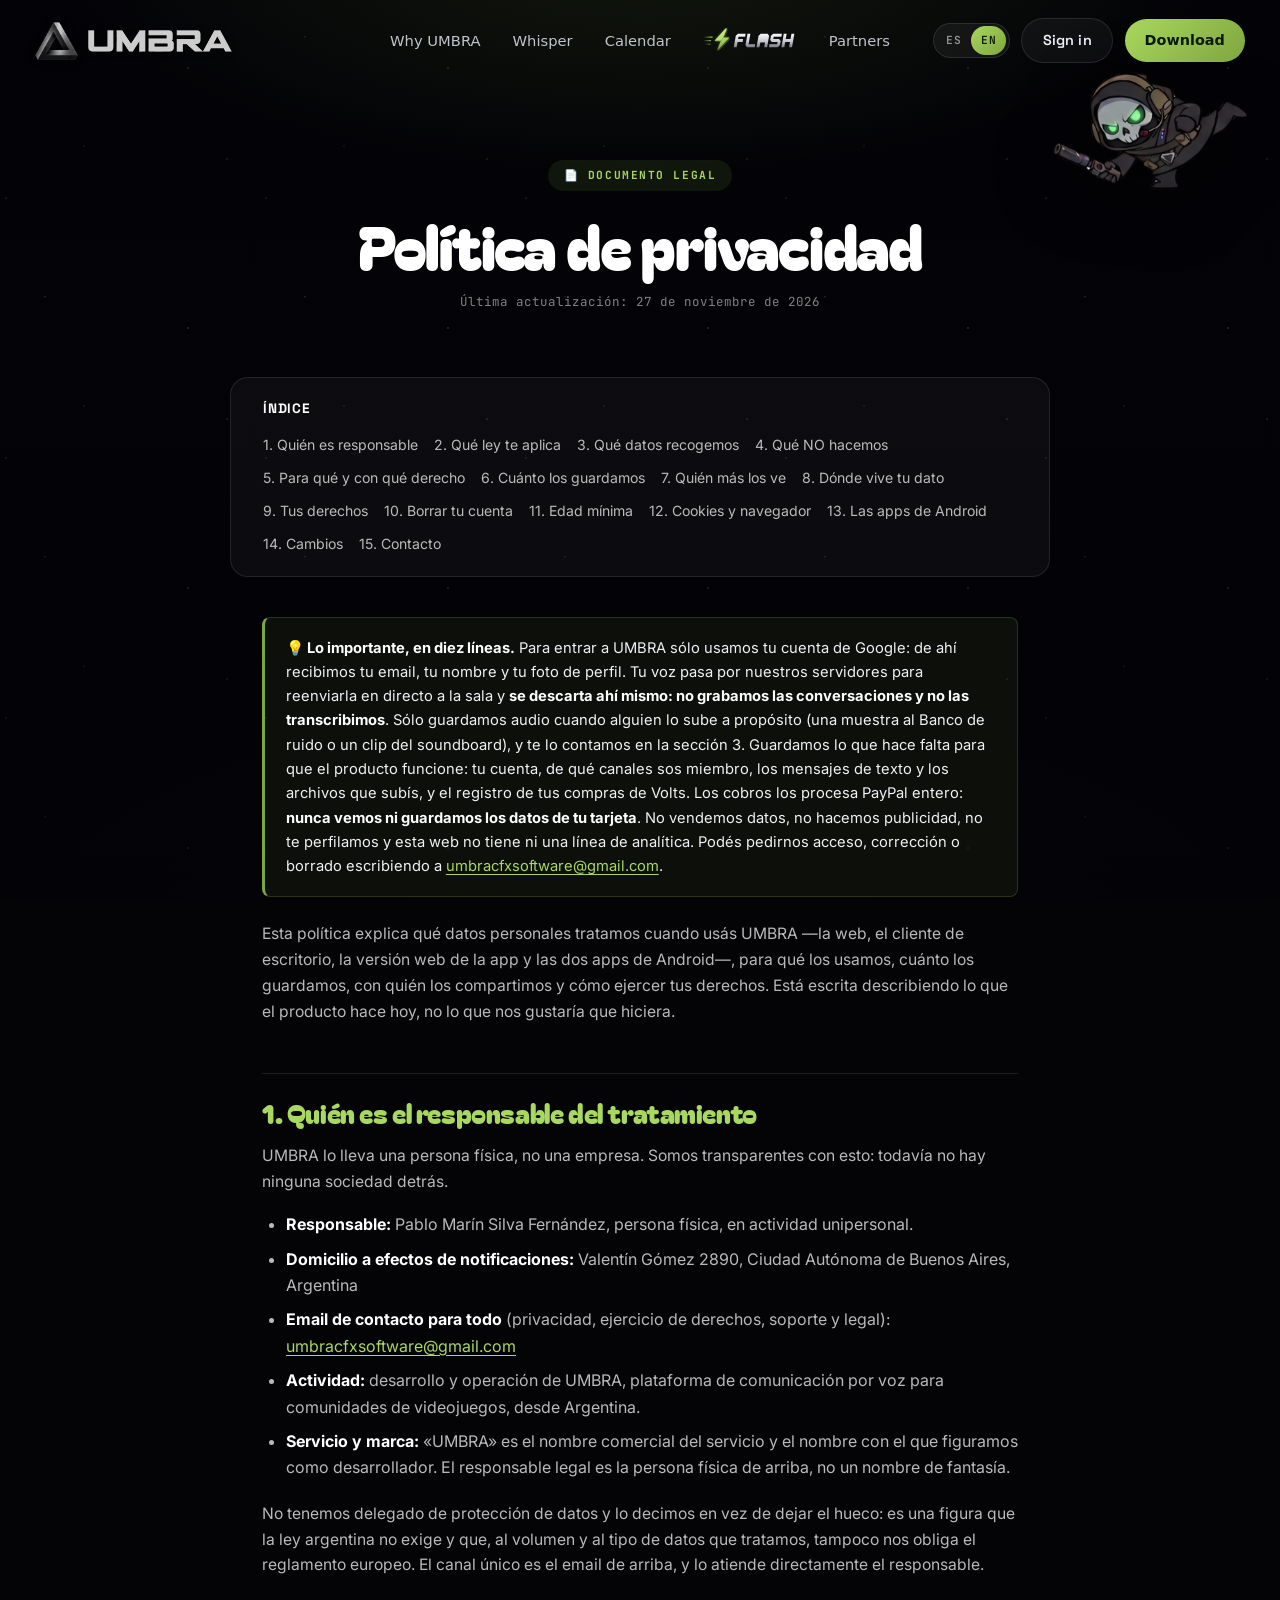
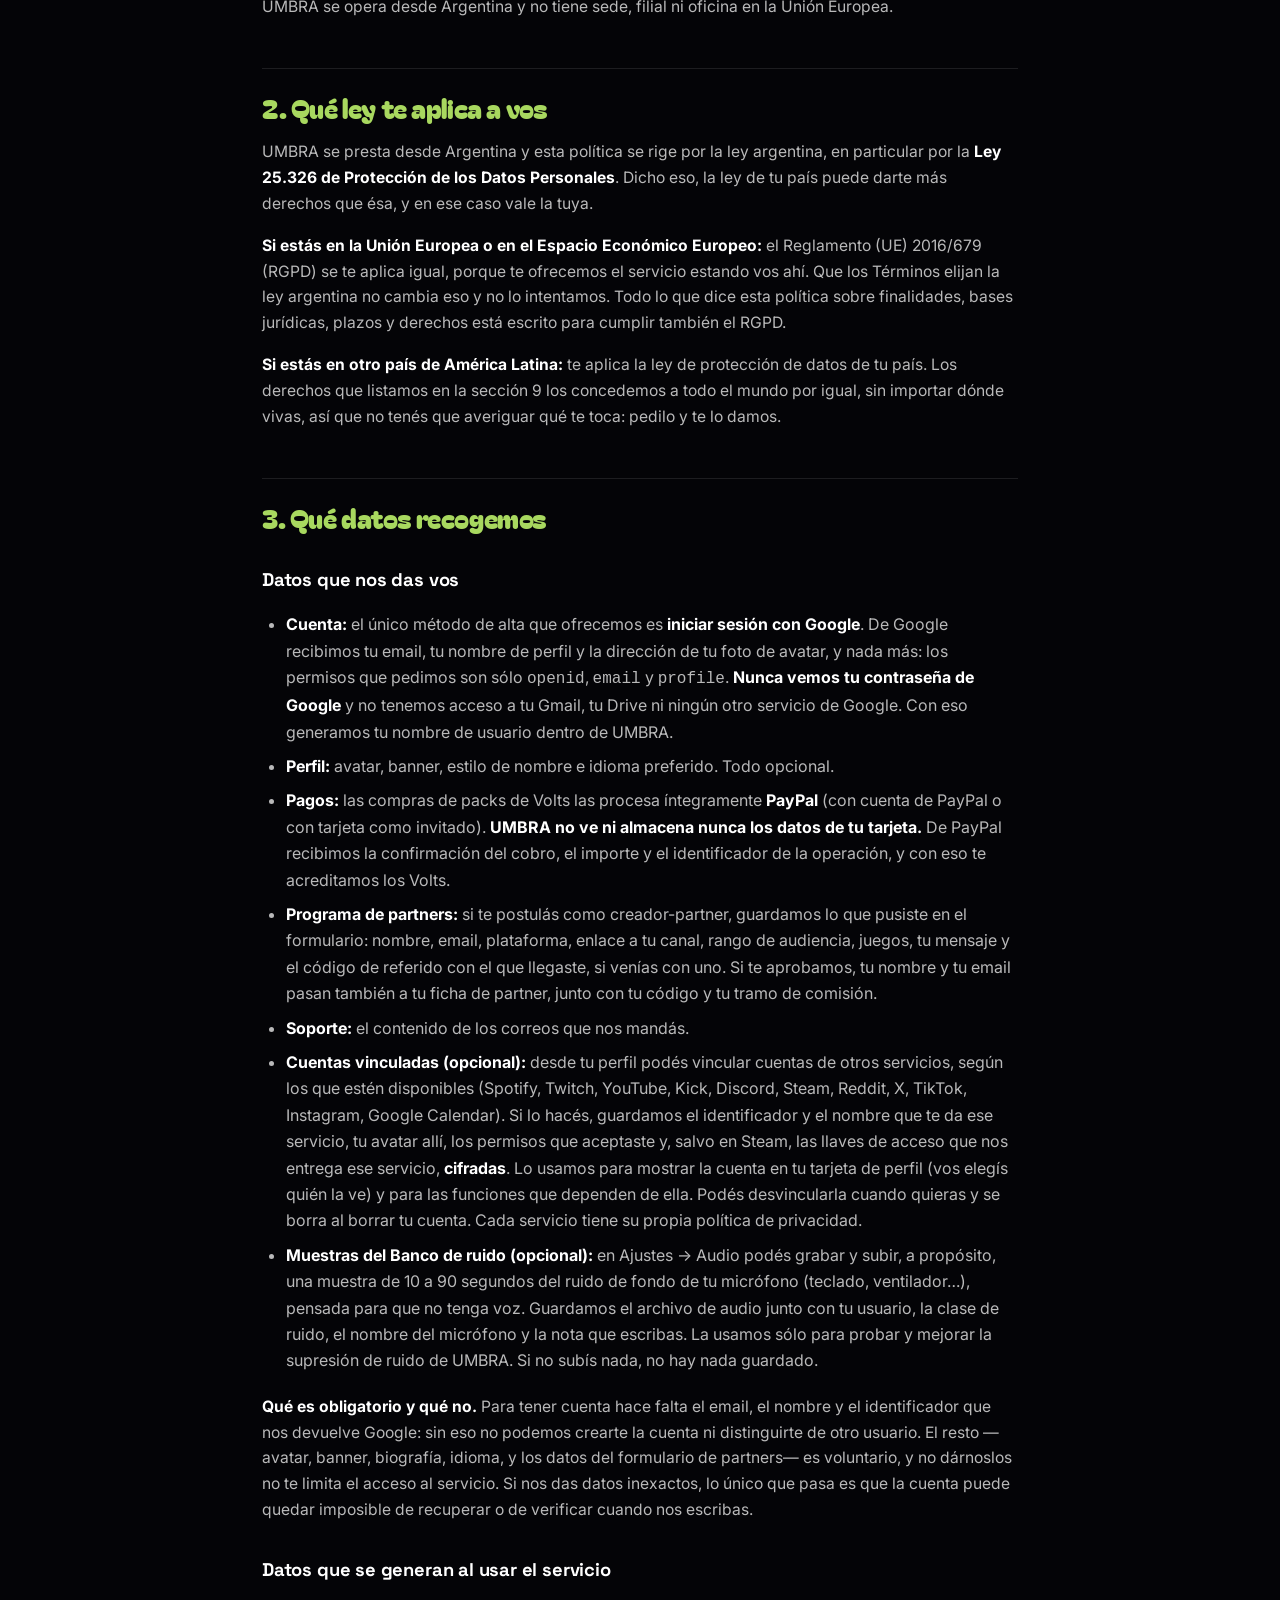
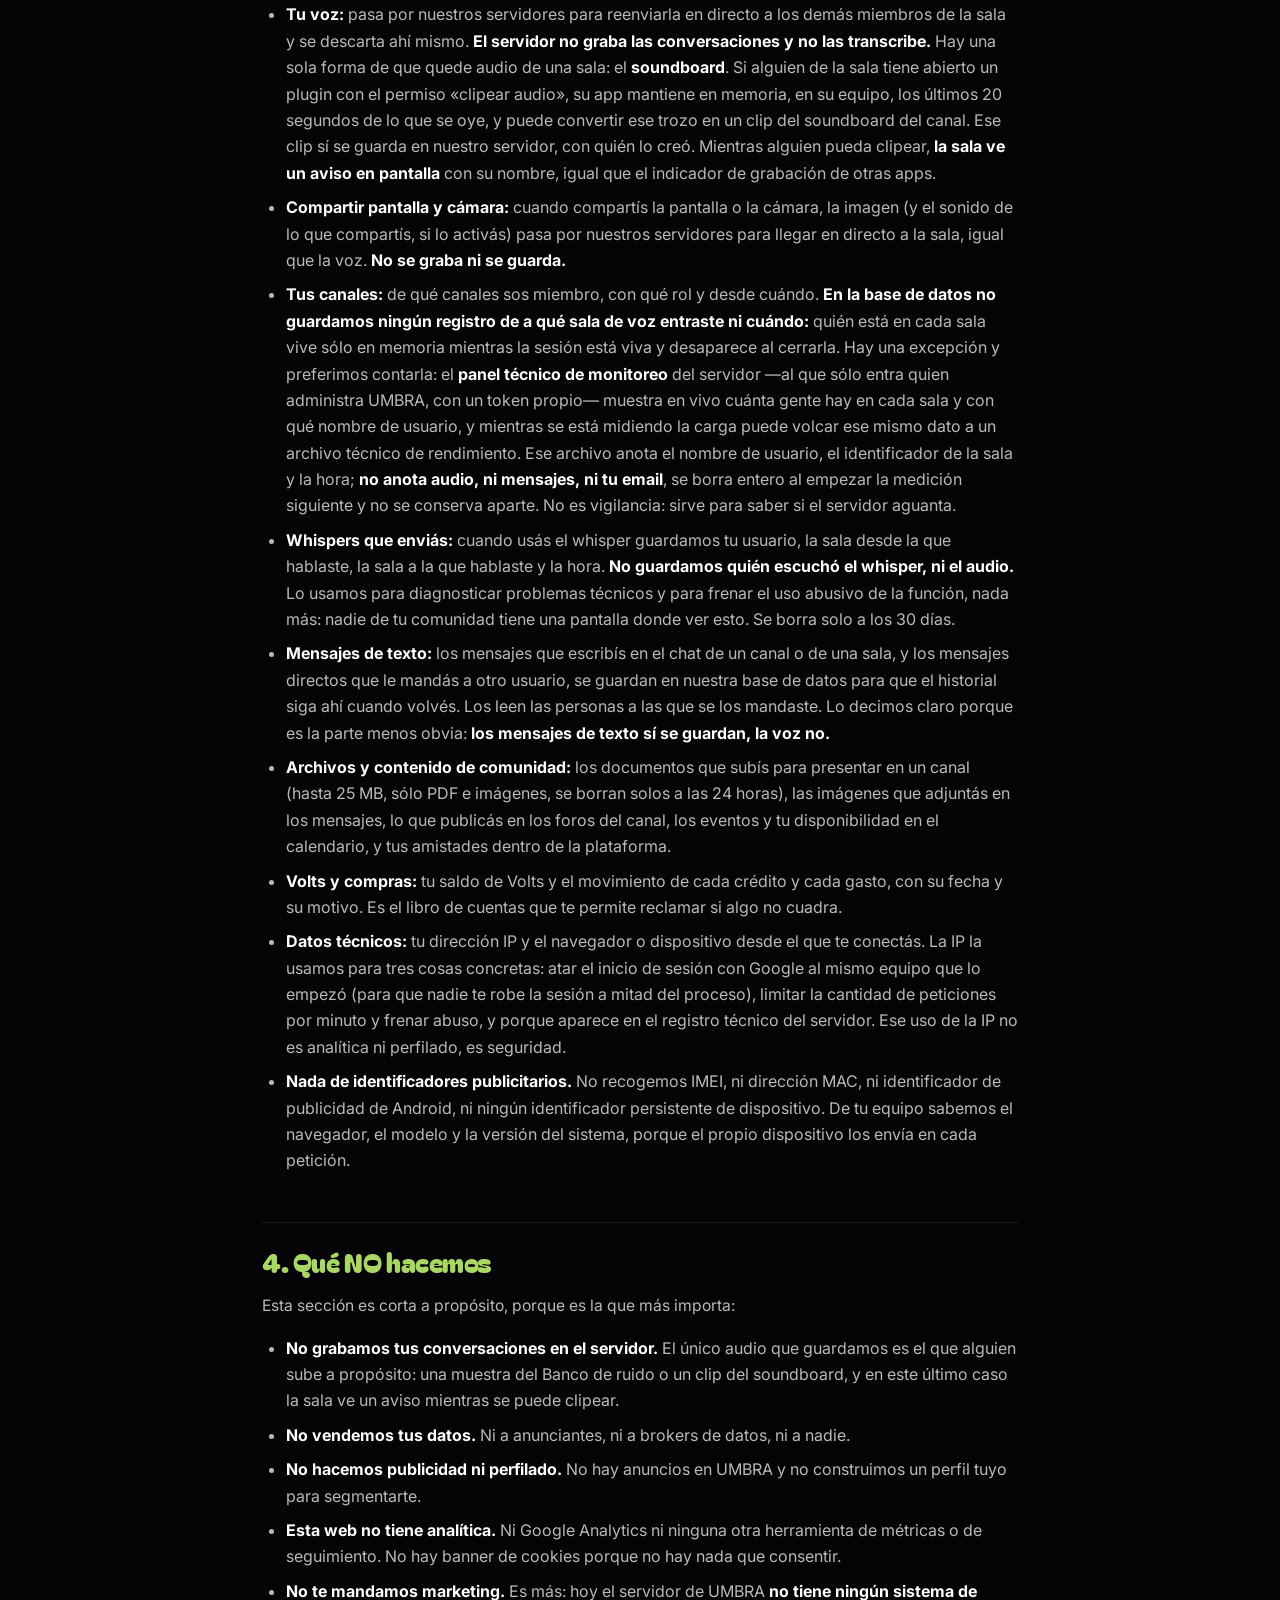
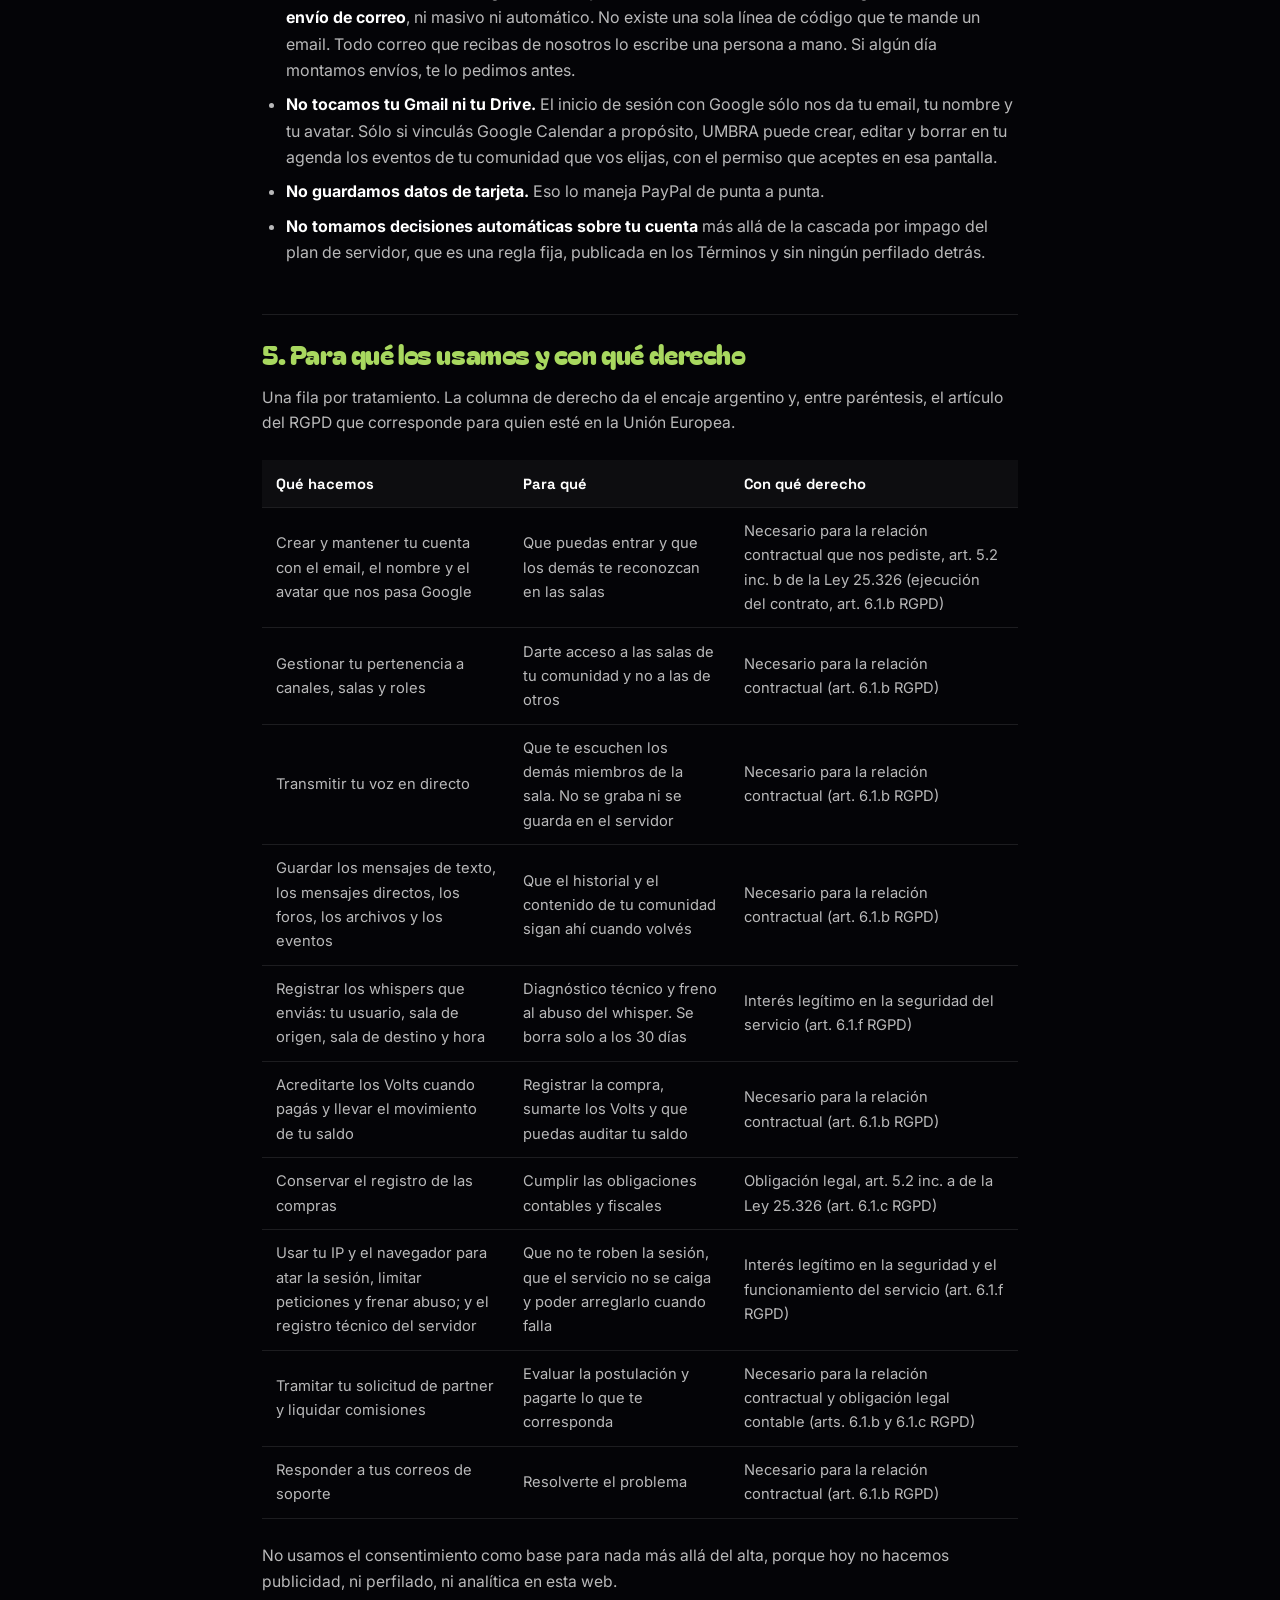
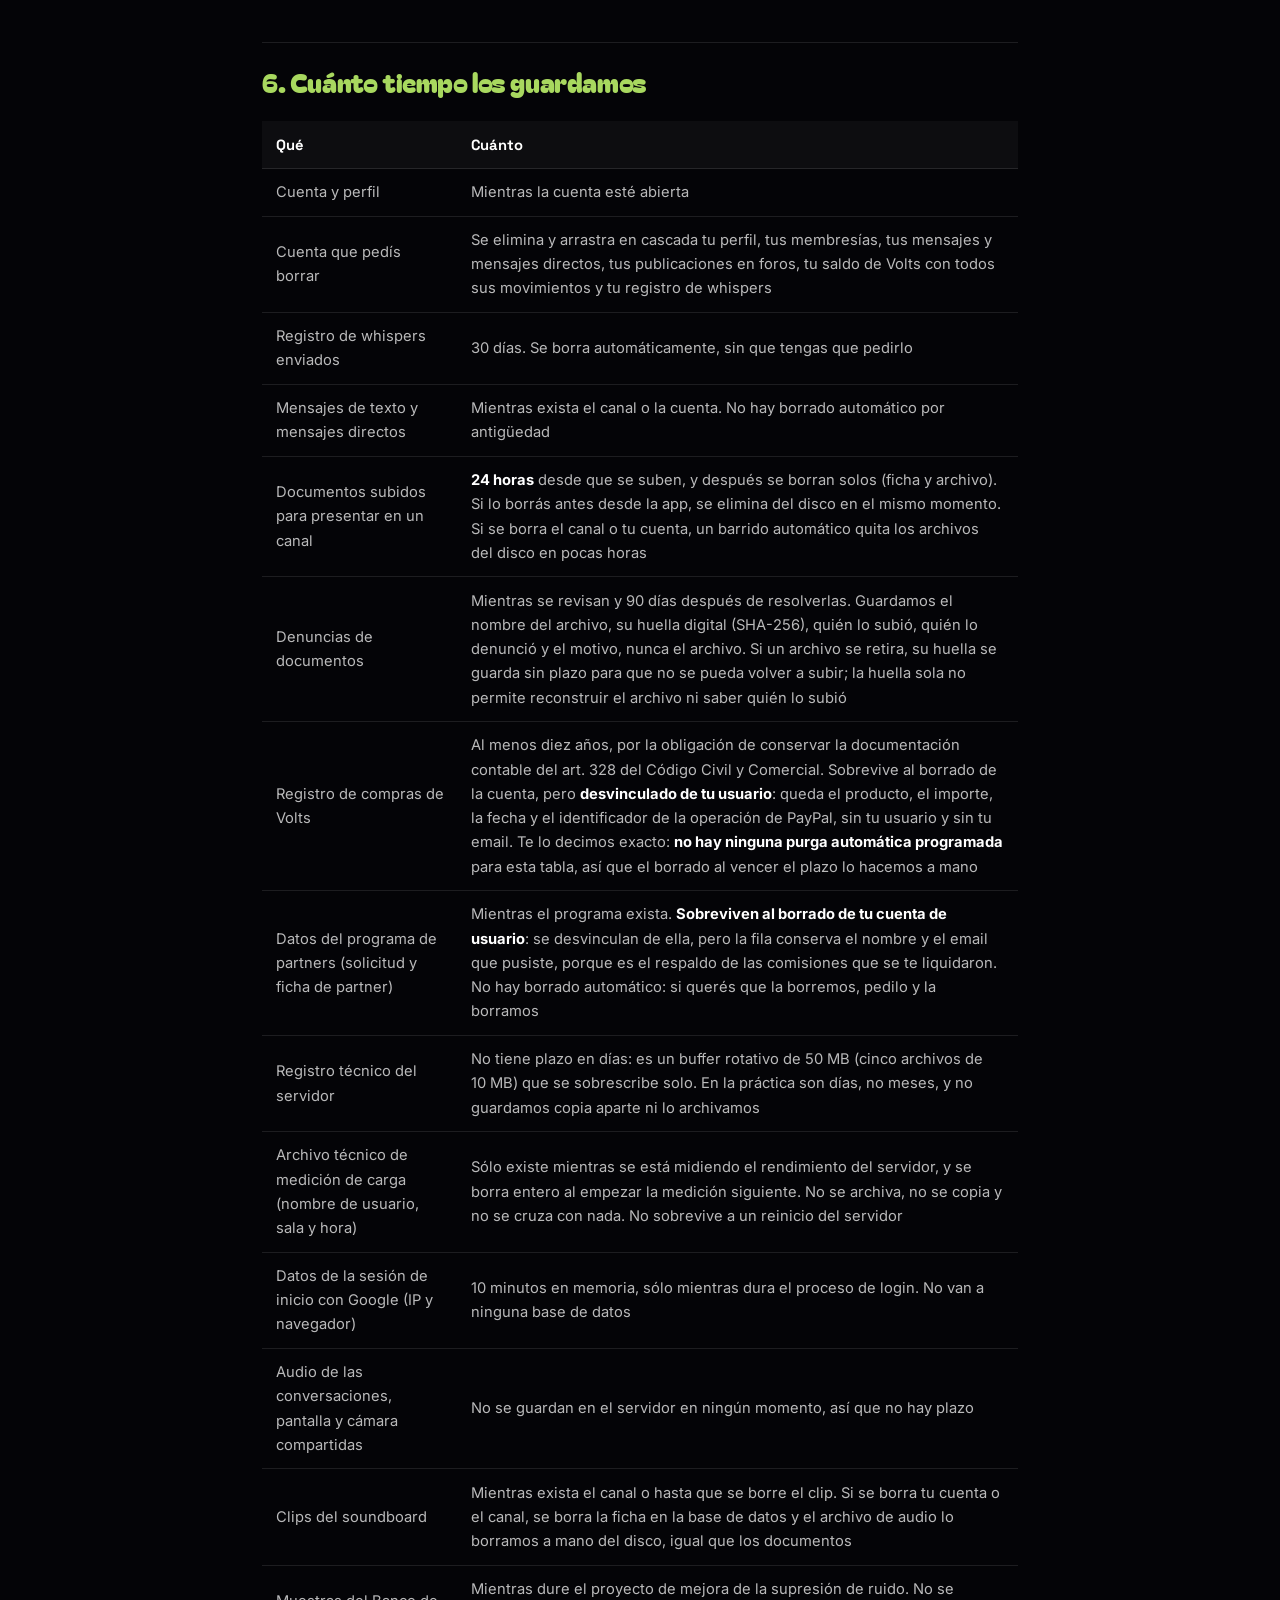
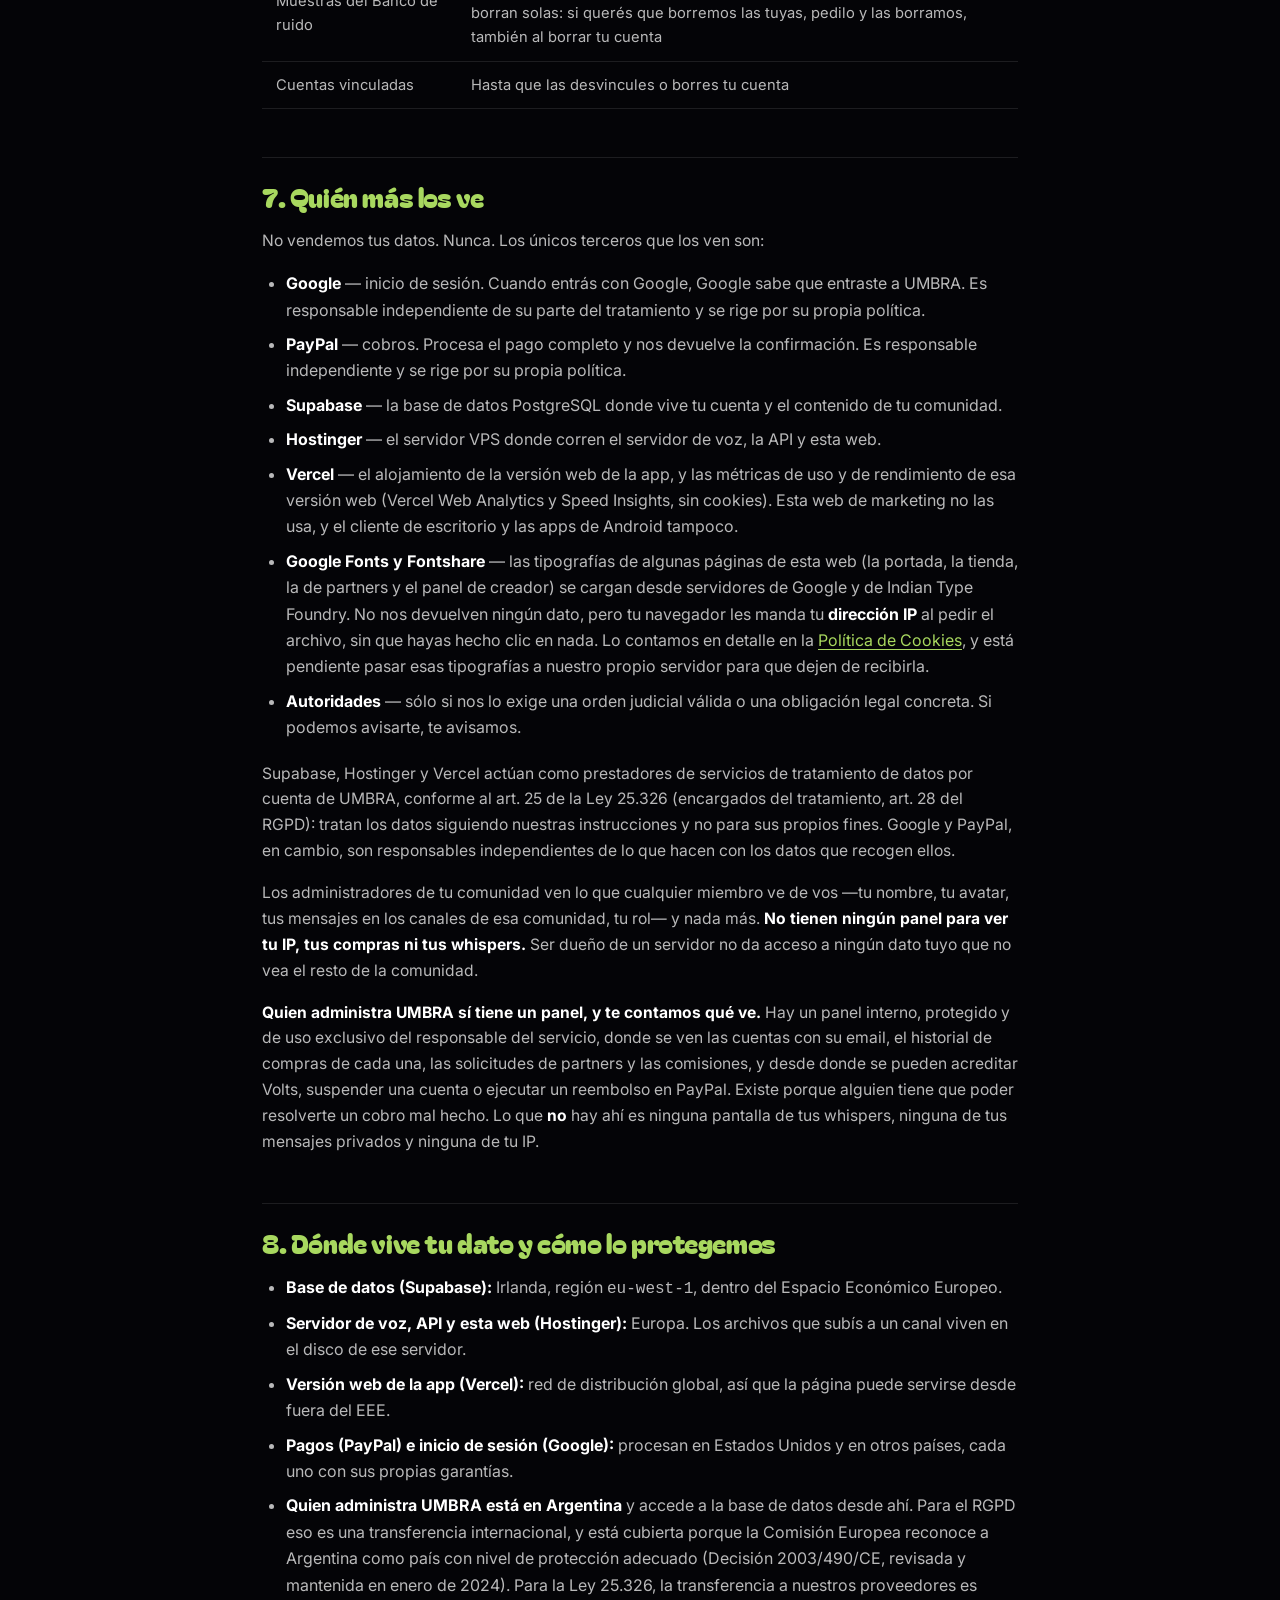
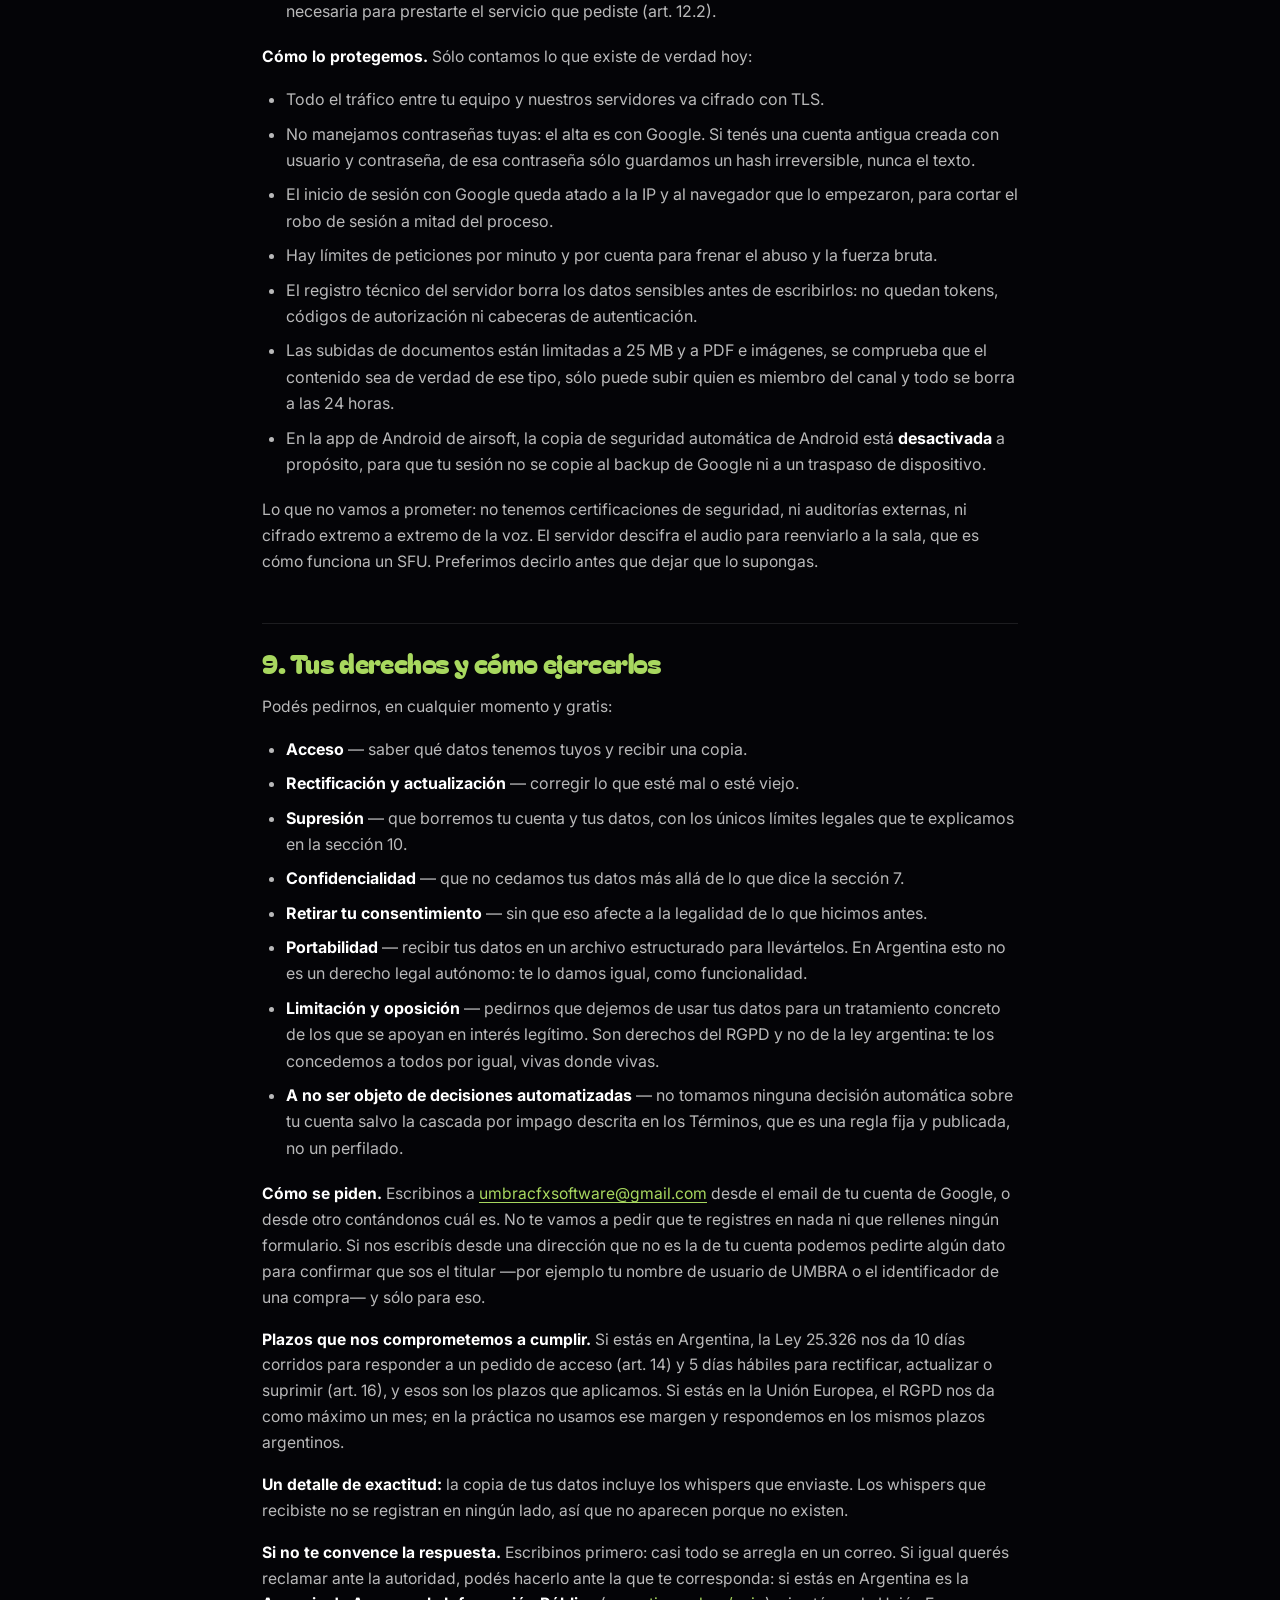
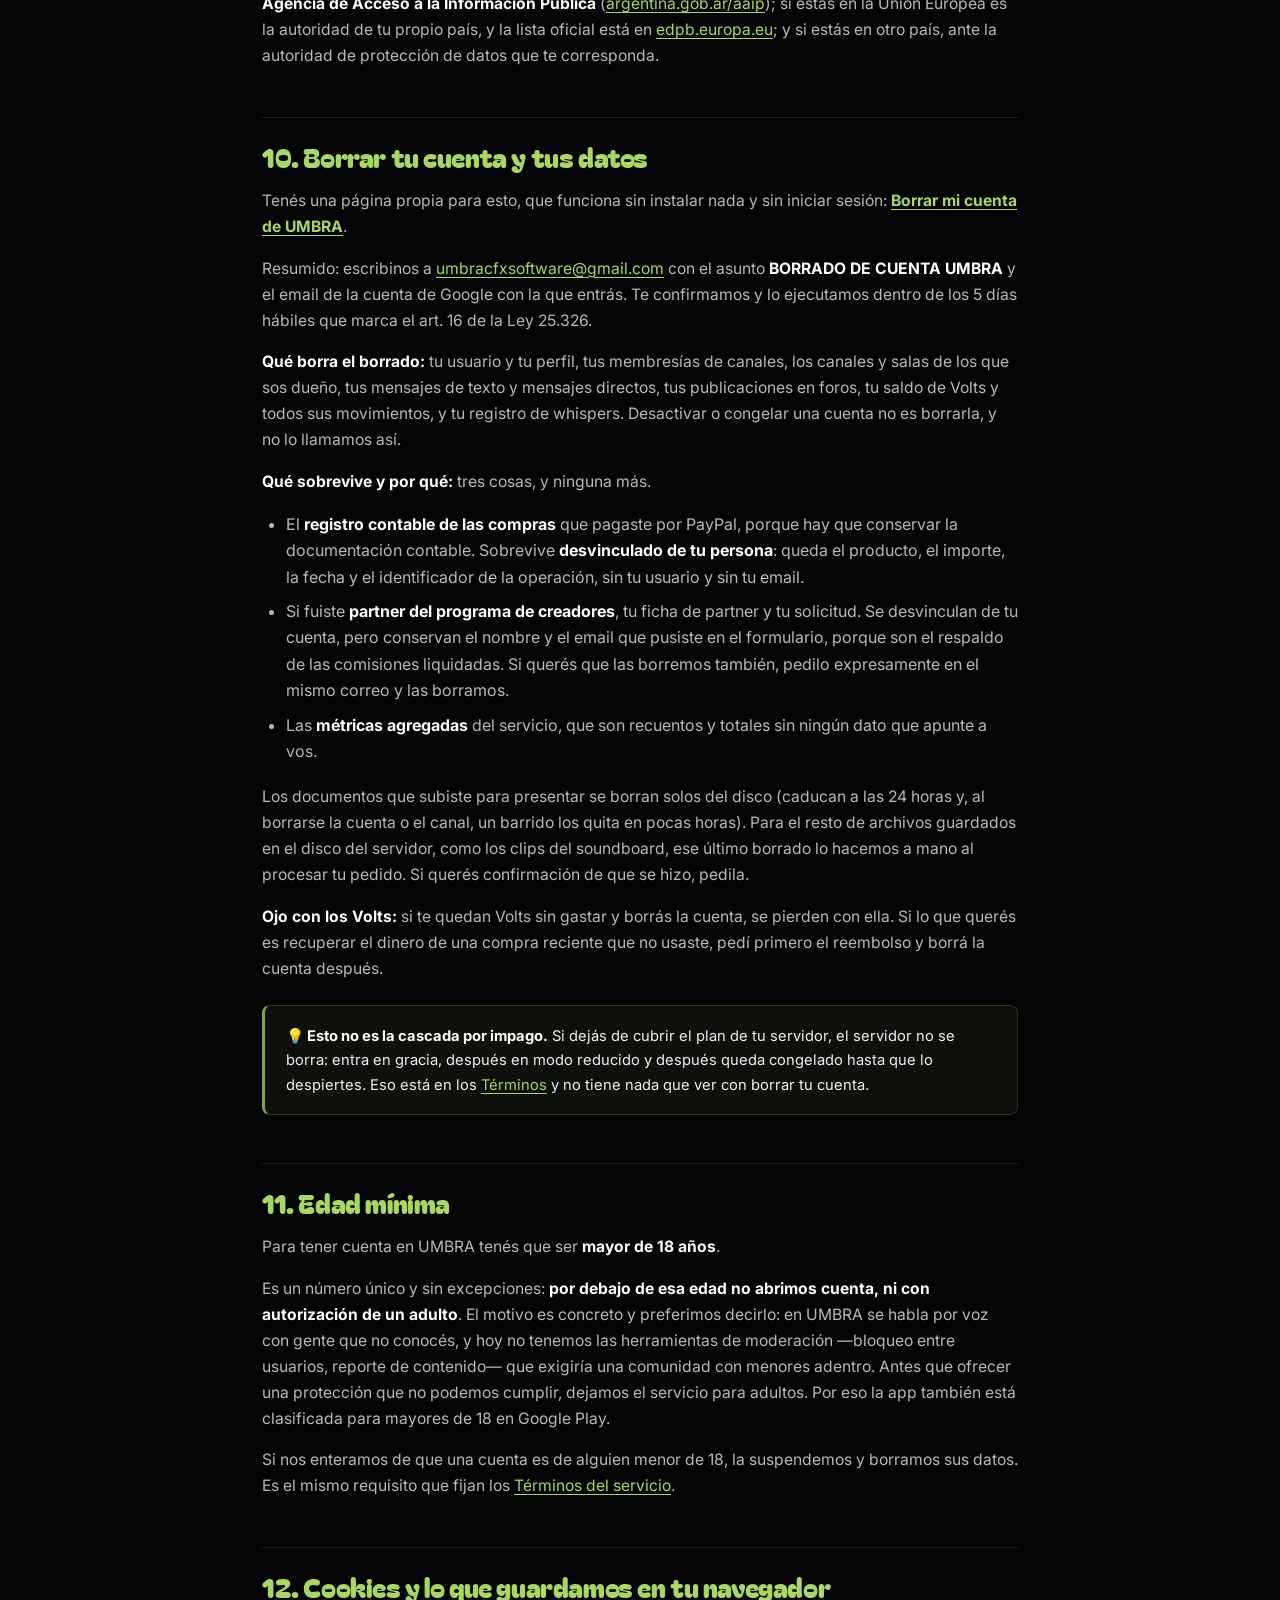
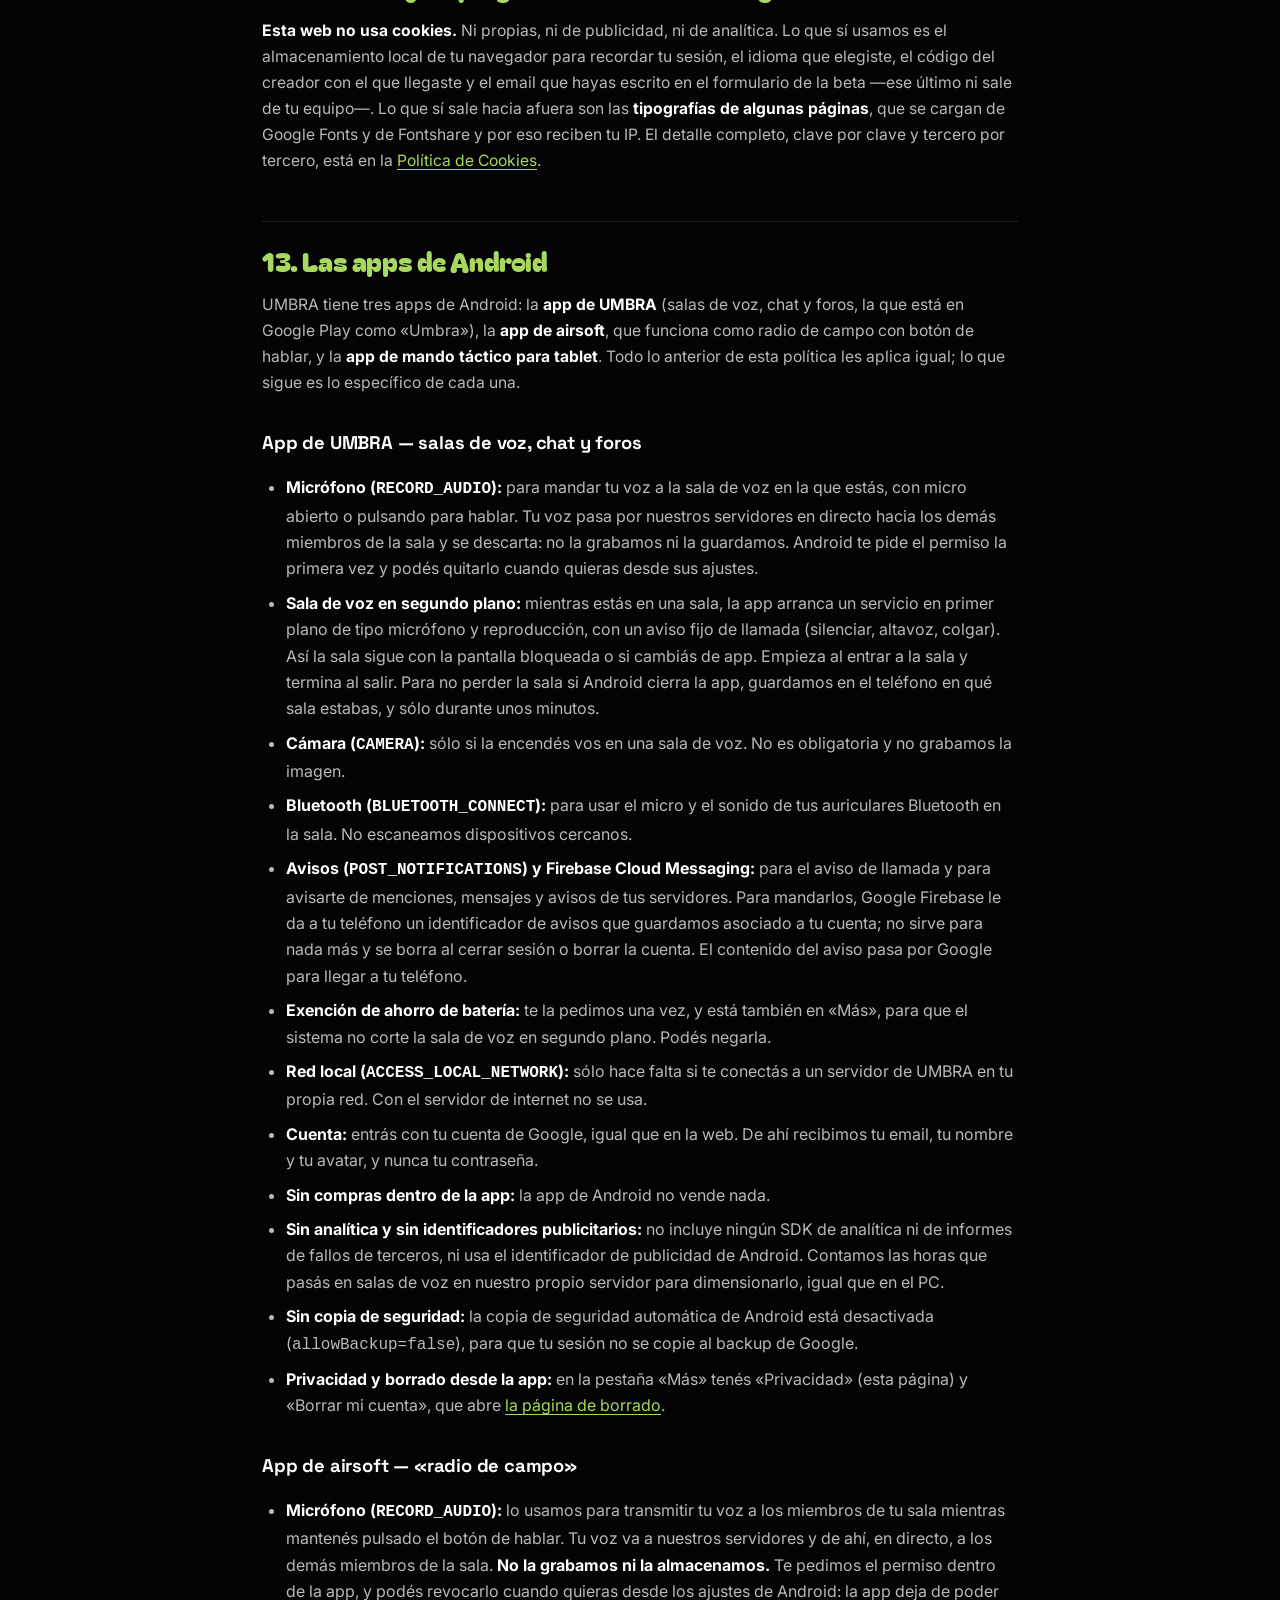
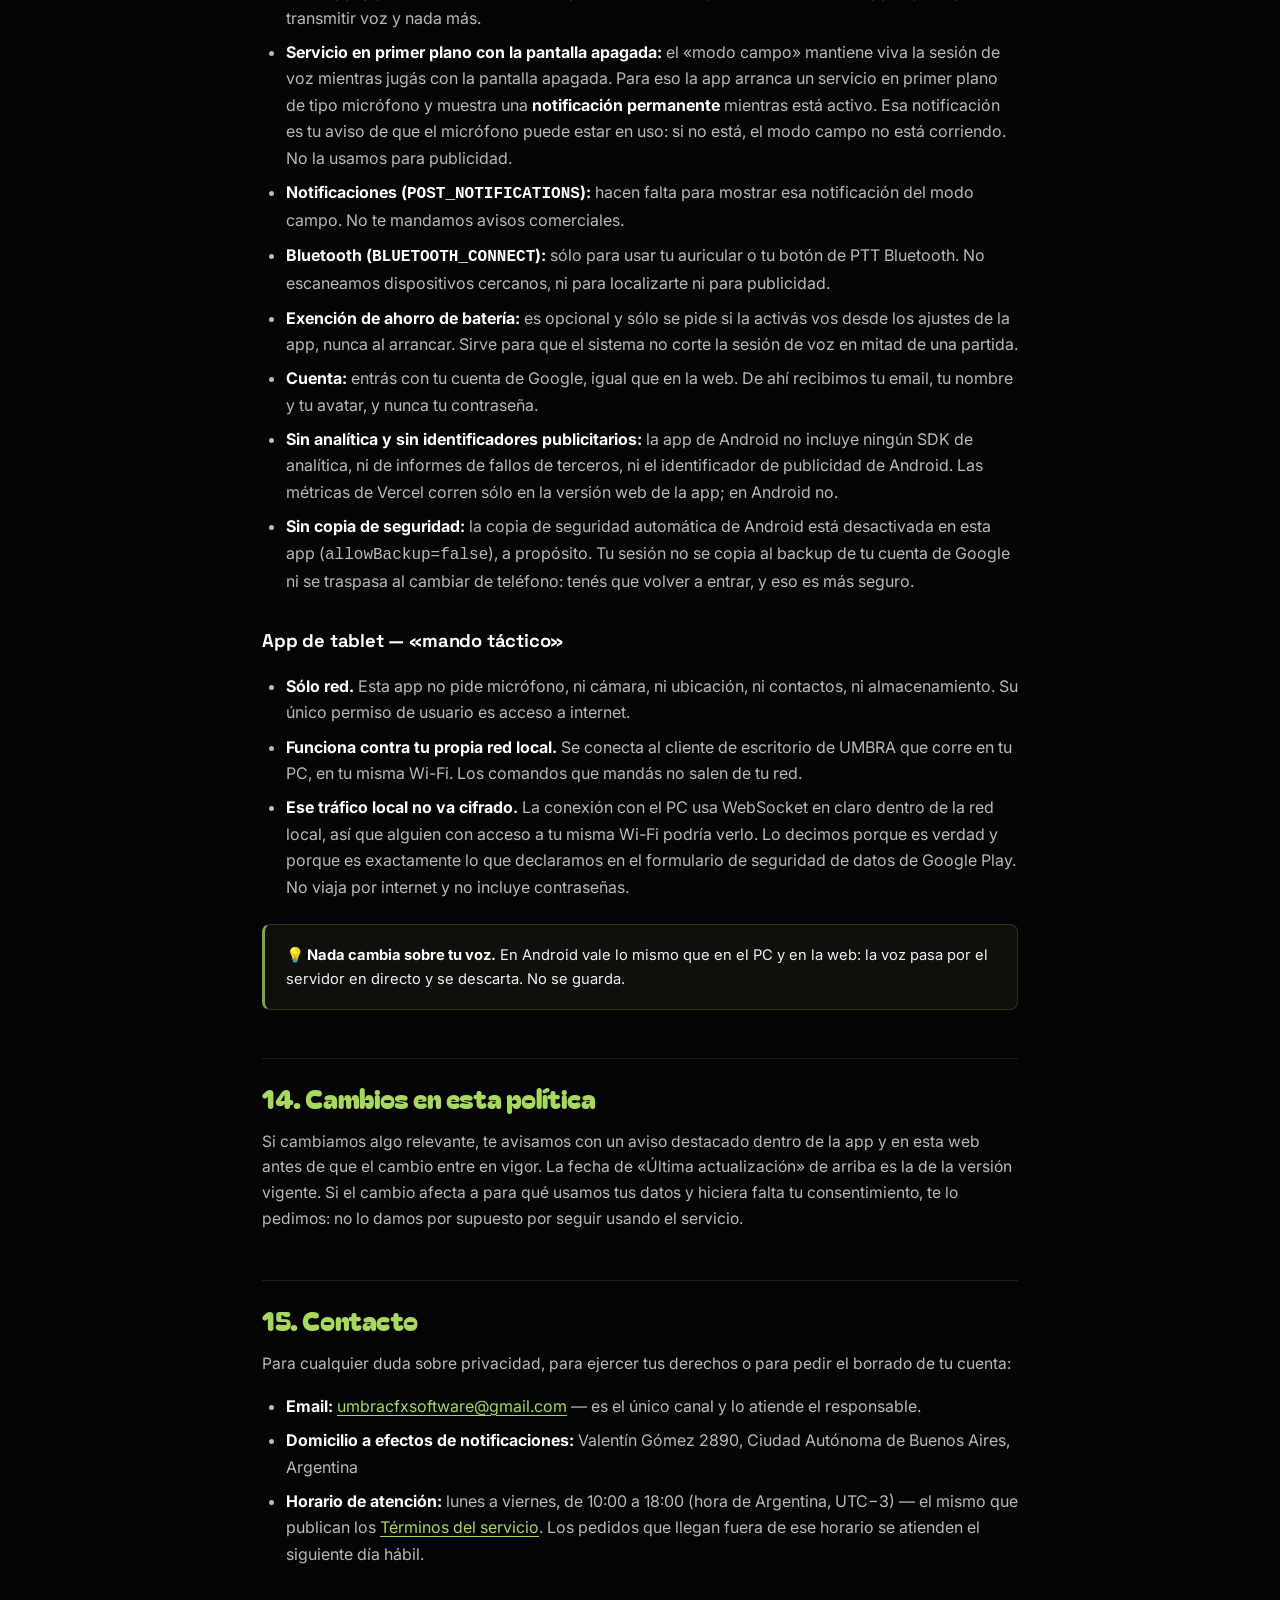
<file: privacidad.html>
<!doctype html>
<!-- privacidad — iteración 01: documentos «solo en vivo» (se borran a las 24 h, barrido automático del disco) y denuncias. Publicar solo cuando el server con la migración 081 esté desplegado. -->
<html lang="es" data-content-lang>
<head>
  <meta charset="utf-8" />
  <title>Política de Privacidad · UMBRA</title>
  <meta name="viewport" content="width=device-width, initial-scale=1" />
  <meta name="description" content="Qué datos recoge UMBRA, para qué, cuánto los guarda y cómo pedir acceso o borrado. Las conversaciones de voz no se graban: sólo guardamos audio cuando vos lo subís a propósito." />
  <link rel="canonical" href="https://umbra.cfx-software.com/privacidad" />
  <meta property="og:url" content="https://umbra.cfx-software.com/privacidad" />
  <link rel="icon" href="assets/logo-triangle.png" />
  <link rel="stylesheet" href="css/legal.css?v=20260703a" />
  <link rel="stylesheet" href="https://api.fontshare.com/v2/css?f[]=clash-display@600,700&f[]=satoshi@400,500,700&display=swap" />
  <link rel="stylesheet" href="https://fonts.googleapis.com/css2?family=JetBrains+Mono:wght@500;600&display=swap" />
  <link rel="stylesheet" href="/css/nav.css?v=20261123a" />
</head>
<body>
  <div class="page-bg" aria-hidden="true">
    <div class="bg-veil"></div>
  </div>

  <nav class="nav" id="topNav">
    <a class="nav-logo" href="/">
      <img src="/assets/logo-triangle.png" alt="" />
      <img class="nav-wordmark" src="/assets/wordmark-umbra.png" alt="UMBRA" />
    </a>
    <div class="nav-links">
      <a href="/#problema" data-i18n="nav.why">Por qué UMBRA</a>
      <a href="/#comunicacion" data-i18n="nav.whisper">Whisper</a>
      <a href="/#calendario" data-i18n="nav.calendar">Calendario</a>
      <a class="nav-flash" href="/tienda" aria-label="Flash · Tienda"><img src="/assets/brand/flash-logo.svg" width="426" height="120" alt="Flash"></a>
      <a href="/partners" data-i18n="nav.partners">Partners</a>
    </div>
    <div class="nav-right">
      <div class="lang lang-switch" role="group" aria-label="Idioma">
        <button type="button" data-lang="es" class="active">ES</button>
        <button type="button" data-lang="en">EN</button>
      </div>
      <button class="nav-cta btn-login" data-i18n="t.nav.login">Iniciar sesión</button>
      <a class="nav-dl" href="https://umbra-api.cfx-software.com/downloads/Umbra-Setup.exe" download data-i18n="nav.cta">Descargar</a>
      <div class="user-menu" hidden>
        <button class="nav-cta user-toggle" aria-expanded="false">
          <span class="user-name"></span>
        </button>
        <div class="user-dropdown">
          <button class="creator-link" hidden onclick="location.assign('/creador')" data-i18n="nav.creatorPanel">Panel de creador</button>
          <button data-action="signout" data-i18n="t.nav.signout">Cerrar sesión</button>
        </div>
      </div>
      <button class="nav-burger" id="navBurger" aria-label="Menú" aria-expanded="false" aria-controls="navMobile">
        <span></span><span></span><span></span>
      </button>
    </div>
    <div class="nav-mobile" id="navMobile">
      <a href="/#problema" data-i18n="nav.why">Por qué UMBRA</a>
      <a href="/#comunicacion" data-i18n="nav.whisper">Whisper</a>
      <a href="/#calendario" data-i18n="nav.calendar">Calendario</a>
      <a class="nm-flash" href="/tienda" aria-label="Flash · Tienda"><img src="/assets/brand/flash-logo.svg" width="426" height="120" alt="Flash"></a>
      <a href="/partners" data-i18n="nav.partners">Partners</a>
      <a href="/descargas" data-i18n="nav.downloads">Descargas</a>
      <div class="nm-sep"></div>
      <button class="drawer-login nm-login" type="button" data-i18n="t.nav.login">Iniciar sesión</button>
      <div class="drawer-user nm-user" hidden>
        <div class="nm-user-info">
          <span class="user-avatar" aria-hidden="true"></span>
          <div class="nm-user-meta">
            <span class="drawer-user-name"></span>
            <span class="drawer-user-email"></span>
          </div>
        </div>
        <a class="creator-link nm-signout" href="/creador" hidden style="text-align:center;text-decoration:none" data-i18n="nav.creatorPanel">Panel de creador</a>
        <button class="drawer-user-signout nm-signout" data-action="signout" data-i18n="t.nav.signout">Cerrar sesión</button>
      </div>
      <div class="nm-sep"></div>
      <div class="lang lang-switch" role="group" aria-label="Idioma">
        <button type="button" data-lang="es">ES</button>
        <button type="button" data-lang="en">EN</button>
      </div>
    </div>
  </nav>
  <div class="nav-offset" aria-hidden="true"></div>
  <img class="legal-taco" src="assets/taco-sneaky.png" alt="" aria-hidden="true" />

  <header class="legal-hero">
    <div class="legal-eyebrow">📄 Documento legal</div>
    <h1>Política de privacidad</h1>
    <div class="updated">Última actualización: 27 de noviembre de 2026</div>
  </header>

  <nav class="legal-toc">
    <strong>Índice</strong>
    <ul>
      <li><a href="#responsable">1. Quién es responsable</a></li>
      <li><a href="#ley">2. Qué ley te aplica</a></li>
      <li><a href="#datos">3. Qué datos recogemos</a></li>
      <li><a href="#no-hacemos">4. Qué NO hacemos</a></li>
      <li><a href="#finalidades">5. Para qué y con qué derecho</a></li>
      <li><a href="#conservacion">6. Cuánto los guardamos</a></li>
      <li><a href="#destinatarios">7. Quién más los ve</a></li>
      <li><a href="#donde">8. Dónde vive tu dato</a></li>
      <li><a href="#derechos">9. Tus derechos</a></li>
      <li><a href="#borrado">10. Borrar tu cuenta</a></li>
      <li><a href="#menores">11. Edad mínima</a></li>
      <li><a href="#cookies">12. Cookies y navegador</a></li>
      <li><a href="#apps-android">13. Las apps de Android</a></li>
      <li><a href="#cambios">14. Cambios</a></li>
      <li><a href="#contacto">15. Contacto</a></li>
    </ul>
  </nav>

  <main class="legal-doc">

    <div class="note">
      <strong>💡 Lo importante, en diez líneas.</strong>
      Para entrar a UMBRA sólo usamos tu cuenta de Google: de ahí recibimos tu email, tu nombre y tu foto de perfil. Tu voz pasa por nuestros servidores para reenviarla en directo a la sala y <strong>se descarta ahí mismo: no grabamos las conversaciones y no las transcribimos</strong>. Sólo guardamos audio cuando alguien lo sube a propósito (una muestra al Banco de ruido o un clip del soundboard), y te lo contamos en la sección 3. Guardamos lo que hace falta para que el producto funcione: tu cuenta, de qué canales sos miembro, los mensajes de texto y los archivos que subís, y el registro de tus compras de Volts. Los cobros los procesa PayPal entero: <strong>nunca vemos ni guardamos los datos de tu tarjeta</strong>. No vendemos datos, no hacemos publicidad, no te perfilamos y esta web no tiene ni una línea de analítica. Podés pedirnos acceso, corrección o borrado escribiendo a <a href="mailto:umbracfxsoftware@gmail.com">umbracfxsoftware@gmail.com</a>.
    </div>

    <p>Esta política explica qué datos personales tratamos cuando usás UMBRA —la web, el cliente de escritorio, la versión web de la app y las dos apps de Android—, para qué los usamos, cuánto los guardamos, con quién los compartimos y cómo ejercer tus derechos. Está escrita describiendo lo que el producto hace hoy, no lo que nos gustaría que hiciera.</p>

    <h2 id="responsable">1. Quién es el responsable del tratamiento</h2>
    <p>UMBRA lo lleva una persona física, no una empresa. Somos transparentes con esto: todavía no hay ninguna sociedad detrás.</p>
    <ul>
      <li><strong>Responsable:</strong> Pablo Marín Silva Fernández, persona física, en actividad unipersonal.</li>
      <li><strong>Domicilio a efectos de notificaciones:</strong> Valentín Gómez 2890, Ciudad Autónoma de Buenos Aires, Argentina</li>
      <li><strong>Email de contacto para todo</strong> (privacidad, ejercicio de derechos, soporte y legal): <a href="mailto:umbracfxsoftware@gmail.com">umbracfxsoftware@gmail.com</a></li>
      <li><strong>Actividad:</strong> desarrollo y operación de UMBRA, plataforma de comunicación por voz para comunidades de videojuegos, desde Argentina.</li>
      <li><strong>Servicio y marca:</strong> «UMBRA» es el nombre comercial del servicio y el nombre con el que figuramos como desarrollador. El responsable legal es la persona física de arriba, no un nombre de fantasía.</li>
    </ul>
    <p>No tenemos delegado de protección de datos y lo decimos en vez de dejar el hueco: es una figura que la ley argentina no exige y que, al volumen y al tipo de datos que tratamos, tampoco nos obliga el reglamento europeo. El canal único es el email de arriba, y lo atiende directamente el responsable.</p>
    <p>UMBRA se opera desde Argentina y no tiene sede, filial ni oficina en la Unión Europea.</p>

    <h2 id="ley">2. Qué ley te aplica a vos</h2>
    <p>UMBRA se presta desde Argentina y esta política se rige por la ley argentina, en particular por la <strong>Ley 25.326 de Protección de los Datos Personales</strong>. Dicho eso, la ley de tu país puede darte más derechos que ésa, y en ese caso vale la tuya.</p>
    <p><strong>Si estás en la Unión Europea o en el Espacio Económico Europeo:</strong> el Reglamento (UE) 2016/679 (RGPD) se te aplica igual, porque te ofrecemos el servicio estando vos ahí. Que los Términos elijan la ley argentina no cambia eso y no lo intentamos. Todo lo que dice esta política sobre finalidades, bases jurídicas, plazos y derechos está escrito para cumplir también el RGPD.</p>
    <p><strong>Si estás en otro país de América Latina:</strong> te aplica la ley de protección de datos de tu país. Los derechos que listamos en la sección 9 los concedemos a todo el mundo por igual, sin importar dónde vivas, así que no tenés que averiguar qué te toca: pedilo y te lo damos.</p>

    <h2 id="datos">3. Qué datos recogemos</h2>

    <h3>Datos que nos das vos</h3>
    <ul>
      <li><strong>Cuenta:</strong> el único método de alta que ofrecemos es <strong>iniciar sesión con Google</strong>. De Google recibimos tu email, tu nombre de perfil y la dirección de tu foto de avatar, y nada más: los permisos que pedimos son sólo <code>openid</code>, <code>email</code> y <code>profile</code>. <strong>Nunca vemos tu contraseña de Google</strong> y no tenemos acceso a tu Gmail, tu Drive ni ningún otro servicio de Google. Con eso generamos tu nombre de usuario dentro de UMBRA.</li>
      <li><strong>Perfil:</strong> avatar, banner, estilo de nombre e idioma preferido. Todo opcional.</li>
      <li><strong>Pagos:</strong> las compras de packs de Volts las procesa íntegramente <strong>PayPal</strong> (con cuenta de PayPal o con tarjeta como invitado). <strong>UMBRA no ve ni almacena nunca los datos de tu tarjeta.</strong> De PayPal recibimos la confirmación del cobro, el importe y el identificador de la operación, y con eso te acreditamos los Volts.</li>
      <li><strong>Programa de partners:</strong> si te postulás como creador-partner, guardamos lo que pusiste en el formulario: nombre, email, plataforma, enlace a tu canal, rango de audiencia, juegos, tu mensaje y el código de referido con el que llegaste, si venías con uno. Si te aprobamos, tu nombre y tu email pasan también a tu ficha de partner, junto con tu código y tu tramo de comisión.</li>
      <li><strong>Soporte:</strong> el contenido de los correos que nos mandás.</li>
      <li><strong>Cuentas vinculadas (opcional):</strong> desde tu perfil podés vincular cuentas de otros servicios, según los que estén disponibles (Spotify, Twitch, YouTube, Kick, Discord, Steam, Reddit, X, TikTok, Instagram, Google Calendar). Si lo hacés, guardamos el identificador y el nombre que te da ese servicio, tu avatar allí, los permisos que aceptaste y, salvo en Steam, las llaves de acceso que nos entrega ese servicio, <strong>cifradas</strong>. Lo usamos para mostrar la cuenta en tu tarjeta de perfil (vos elegís quién la ve) y para las funciones que dependen de ella. Podés desvincularla cuando quieras y se borra al borrar tu cuenta. Cada servicio tiene su propia política de privacidad.</li>
      <li><strong>Muestras del Banco de ruido (opcional):</strong> en Ajustes → Audio podés grabar y subir, a propósito, una muestra de 10 a 90 segundos del ruido de fondo de tu micrófono (teclado, ventilador…), pensada para que no tenga voz. Guardamos el archivo de audio junto con tu usuario, la clase de ruido, el nombre del micrófono y la nota que escribas. La usamos sólo para probar y mejorar la supresión de ruido de UMBRA. Si no subís nada, no hay nada guardado.</li>
    </ul>
    <p><strong>Qué es obligatorio y qué no.</strong> Para tener cuenta hace falta el email, el nombre y el identificador que nos devuelve Google: sin eso no podemos crearte la cuenta ni distinguirte de otro usuario. El resto —avatar, banner, biografía, idioma, y los datos del formulario de partners— es voluntario, y no dárnoslos no te limita el acceso al servicio. Si nos das datos inexactos, lo único que pasa es que la cuenta puede quedar imposible de recuperar o de verificar cuando nos escribas.</p>

    <h3>Datos que se generan al usar el servicio</h3>
    <ul>
      <li><strong>Tu voz:</strong> pasa por nuestros servidores para reenviarla en directo a los demás miembros de la sala y se descarta ahí mismo. <strong>El servidor no graba las conversaciones y no las transcribe.</strong> Hay una sola forma de que quede audio de una sala: el <strong>soundboard</strong>. Si alguien de la sala tiene abierto un plugin con el permiso «clipear audio», su app mantiene en memoria, en su equipo, los últimos 20 segundos de lo que se oye, y puede convertir ese trozo en un clip del soundboard del canal. Ese clip sí se guarda en nuestro servidor, con quién lo creó. Mientras alguien pueda clipear, <strong>la sala ve un aviso en pantalla</strong> con su nombre, igual que el indicador de grabación de otras apps.</li>
      <li><strong>Compartir pantalla y cámara:</strong> cuando compartís la pantalla o la cámara, la imagen (y el sonido de lo que compartís, si lo activás) pasa por nuestros servidores para llegar en directo a la sala, igual que la voz. <strong>No se graba ni se guarda.</strong></li>
      <li><strong>Tus canales:</strong> de qué canales sos miembro, con qué rol y desde cuándo. <strong>En la base de datos no guardamos ningún registro de a qué sala de voz entraste ni cuándo:</strong> quién está en cada sala vive sólo en memoria mientras la sesión está viva y desaparece al cerrarla. Hay una excepción y preferimos contarla: el <strong>panel técnico de monitoreo</strong> del servidor —al que sólo entra quien administra UMBRA, con un token propio— muestra en vivo cuánta gente hay en cada sala y con qué nombre de usuario, y mientras se está midiendo la carga puede volcar ese mismo dato a un archivo técnico de rendimiento. Ese archivo anota el nombre de usuario, el identificador de la sala y la hora; <strong>no anota audio, ni mensajes, ni tu email</strong>, se borra entero al empezar la medición siguiente y no se conserva aparte. No es vigilancia: sirve para saber si el servidor aguanta.</li>
      <li><strong>Whispers que enviás:</strong> cuando usás el whisper guardamos tu usuario, la sala desde la que hablaste, la sala a la que hablaste y la hora. <strong>No guardamos quién escuchó el whisper, ni el audio.</strong> Lo usamos para diagnosticar problemas técnicos y para frenar el uso abusivo de la función, nada más: nadie de tu comunidad tiene una pantalla donde ver esto. Se borra solo a los 30 días.</li>
      <li><strong>Mensajes de texto:</strong> los mensajes que escribís en el chat de un canal o de una sala, y los mensajes directos que le mandás a otro usuario, se guardan en nuestra base de datos para que el historial siga ahí cuando volvés. Los leen las personas a las que se los mandaste. Lo decimos claro porque es la parte menos obvia: <strong>los mensajes de texto sí se guardan, la voz no.</strong></li>
      <li><strong>Archivos y contenido de comunidad:</strong> los documentos que subís para presentar en un canal (hasta 25 MB, sólo PDF e imágenes, se borran solos a las 24 horas), las imágenes que adjuntás en los mensajes, lo que publicás en los foros del canal, los eventos y tu disponibilidad en el calendario, y tus amistades dentro de la plataforma.</li>
      <li><strong>Volts y compras:</strong> tu saldo de Volts y el movimiento de cada crédito y cada gasto, con su fecha y su motivo. Es el libro de cuentas que te permite reclamar si algo no cuadra.</li>
      <li><strong>Datos técnicos:</strong> tu dirección IP y el navegador o dispositivo desde el que te conectás. La IP la usamos para tres cosas concretas: atar el inicio de sesión con Google al mismo equipo que lo empezó (para que nadie te robe la sesión a mitad del proceso), limitar la cantidad de peticiones por minuto y frenar abuso, y porque aparece en el registro técnico del servidor. Ese uso de la IP no es analítica ni perfilado, es seguridad.</li>
      <li><strong>Nada de identificadores publicitarios.</strong> No recogemos IMEI, ni dirección MAC, ni identificador de publicidad de Android, ni ningún identificador persistente de dispositivo. De tu equipo sabemos el navegador, el modelo y la versión del sistema, porque el propio dispositivo los envía en cada petición.</li>
    </ul>

    <h2 id="no-hacemos">4. Qué NO hacemos</h2>
    <p>Esta sección es corta a propósito, porque es la que más importa:</p>
    <ul>
      <li><strong>No grabamos tus conversaciones en el servidor.</strong> El único audio que guardamos es el que alguien sube a propósito: una muestra del Banco de ruido o un clip del soundboard, y en este último caso la sala ve un aviso mientras se puede clipear.</li>
      <li><strong>No vendemos tus datos.</strong> Ni a anunciantes, ni a brokers de datos, ni a nadie.</li>
      <li><strong>No hacemos publicidad ni perfilado.</strong> No hay anuncios en UMBRA y no construimos un perfil tuyo para segmentarte.</li>
      <li><strong>Esta web no tiene analítica.</strong> Ni Google Analytics ni ninguna otra herramienta de métricas o de seguimiento. No hay banner de cookies porque no hay nada que consentir.</li>
      <li><strong>No te mandamos marketing.</strong> Es más: hoy el servidor de UMBRA <strong>no tiene ningún sistema de envío de correo</strong>, ni masivo ni automático. No existe una sola línea de código que te mande un email. Todo correo que recibas de nosotros lo escribe una persona a mano. Si algún día montamos envíos, te lo pedimos antes.</li>
      <li><strong>No tocamos tu Gmail ni tu Drive.</strong> El inicio de sesión con Google sólo nos da tu email, tu nombre y tu avatar. Sólo si vinculás Google Calendar a propósito, UMBRA puede crear, editar y borrar en tu agenda los eventos de tu comunidad que vos elijas, con el permiso que aceptes en esa pantalla.</li>
      <li><strong>No guardamos datos de tarjeta.</strong> Eso lo maneja PayPal de punta a punta.</li>
      <li><strong>No tomamos decisiones automáticas sobre tu cuenta</strong> más allá de la cascada por impago del plan de servidor, que es una regla fija, publicada en los Términos y sin ningún perfilado detrás.</li>
    </ul>

    <h2 id="finalidades">5. Para qué los usamos y con qué derecho</h2>
    <p>Una fila por tratamiento. La columna de derecho da el encaje argentino y, entre paréntesis, el artículo del RGPD que corresponde para quien esté en la Unión Europea.</p>
    <table>
      <thead><tr><th>Qué hacemos</th><th>Para qué</th><th>Con qué derecho</th></tr></thead>
      <tbody>
        <tr>
          <td>Crear y mantener tu cuenta con el email, el nombre y el avatar que nos pasa Google</td>
          <td>Que puedas entrar y que los demás te reconozcan en las salas</td>
          <td>Necesario para la relación contractual que nos pediste, art. 5.2 inc. b de la Ley 25.326 (ejecución del contrato, art. 6.1.b RGPD)</td>
        </tr>
        <tr>
          <td>Gestionar tu pertenencia a canales, salas y roles</td>
          <td>Darte acceso a las salas de tu comunidad y no a las de otros</td>
          <td>Necesario para la relación contractual (art. 6.1.b RGPD)</td>
        </tr>
        <tr>
          <td>Transmitir tu voz en directo</td>
          <td>Que te escuchen los demás miembros de la sala. No se graba ni se guarda en el servidor</td>
          <td>Necesario para la relación contractual (art. 6.1.b RGPD)</td>
        </tr>
        <tr>
          <td>Guardar los mensajes de texto, los mensajes directos, los foros, los archivos y los eventos</td>
          <td>Que el historial y el contenido de tu comunidad sigan ahí cuando volvés</td>
          <td>Necesario para la relación contractual (art. 6.1.b RGPD)</td>
        </tr>
        <tr>
          <td>Registrar los whispers que enviás: tu usuario, sala de origen, sala de destino y hora</td>
          <td>Diagnóstico técnico y freno al abuso del whisper. Se borra solo a los 30 días</td>
          <td>Interés legítimo en la seguridad del servicio (art. 6.1.f RGPD)</td>
        </tr>
        <tr>
          <td>Acreditarte los Volts cuando pagás y llevar el movimiento de tu saldo</td>
          <td>Registrar la compra, sumarte los Volts y que puedas auditar tu saldo</td>
          <td>Necesario para la relación contractual (art. 6.1.b RGPD)</td>
        </tr>
        <tr>
          <td>Conservar el registro de las compras</td>
          <td>Cumplir las obligaciones contables y fiscales</td>
          <td>Obligación legal, art. 5.2 inc. a de la Ley 25.326 (art. 6.1.c RGPD)</td>
        </tr>
        <tr>
          <td>Usar tu IP y el navegador para atar la sesión, limitar peticiones y frenar abuso; y el registro técnico del servidor</td>
          <td>Que no te roben la sesión, que el servicio no se caiga y poder arreglarlo cuando falla</td>
          <td>Interés legítimo en la seguridad y el funcionamiento del servicio (art. 6.1.f RGPD)</td>
        </tr>
        <tr>
          <td>Tramitar tu solicitud de partner y liquidar comisiones</td>
          <td>Evaluar la postulación y pagarte lo que te corresponda</td>
          <td>Necesario para la relación contractual y obligación legal contable (arts. 6.1.b y 6.1.c RGPD)</td>
        </tr>
        <tr>
          <td>Responder a tus correos de soporte</td>
          <td>Resolverte el problema</td>
          <td>Necesario para la relación contractual (art. 6.1.b RGPD)</td>
        </tr>
      </tbody>
    </table>
    <p>No usamos el consentimiento como base para nada más allá del alta, porque hoy no hacemos publicidad, ni perfilado, ni analítica en esta web.</p>

    <h2 id="conservacion">6. Cuánto tiempo los guardamos</h2>
    <table>
      <thead><tr><th>Qué</th><th>Cuánto</th></tr></thead>
      <tbody>
        <tr><td>Cuenta y perfil</td><td>Mientras la cuenta esté abierta</td></tr>
        <tr><td>Cuenta que pedís borrar</td><td>Se elimina y arrastra en cascada tu perfil, tus membresías, tus mensajes y mensajes directos, tus publicaciones en foros, tu saldo de Volts con todos sus movimientos y tu registro de whispers</td></tr>
        <tr><td>Registro de whispers enviados</td><td>30 días. Se borra automáticamente, sin que tengas que pedirlo</td></tr>
        <tr><td>Mensajes de texto y mensajes directos</td><td>Mientras exista el canal o la cuenta. No hay borrado automático por antigüedad</td></tr>
        <tr><td>Documentos subidos para presentar en un canal</td><td><strong>24 horas</strong> desde que se suben, y después se borran solos (ficha y archivo). Si lo borrás antes desde la app, se elimina del disco en el mismo momento. Si se borra el canal o tu cuenta, un barrido automático quita los archivos del disco en pocas horas</td></tr>
        <tr><td>Denuncias de documentos</td><td>Mientras se revisan y 90 días después de resolverlas. Guardamos el nombre del archivo, su huella digital (SHA-256), quién lo subió, quién lo denunció y el motivo, nunca el archivo. Si un archivo se retira, su huella se guarda sin plazo para que no se pueda volver a subir; la huella sola no permite reconstruir el archivo ni saber quién lo subió</td></tr>
        <tr><td>Registro de compras de Volts</td><td>Al menos diez años, por la obligación de conservar la documentación contable del art. 328 del Código Civil y Comercial. Sobrevive al borrado de la cuenta, pero <strong>desvinculado de tu usuario</strong>: queda el producto, el importe, la fecha y el identificador de la operación de PayPal, sin tu usuario y sin tu email. Te lo decimos exacto: <strong>no hay ninguna purga automática programada</strong> para esta tabla, así que el borrado al vencer el plazo lo hacemos a mano</td></tr>
        <tr><td>Datos del programa de partners (solicitud y ficha de partner)</td><td>Mientras el programa exista. <strong>Sobreviven al borrado de tu cuenta de usuario</strong>: se desvinculan de ella, pero la fila conserva el nombre y el email que pusiste, porque es el respaldo de las comisiones que se te liquidaron. No hay borrado automático: si querés que la borremos, pedilo y la borramos</td></tr>
        <tr><td>Registro técnico del servidor</td><td>No tiene plazo en días: es un buffer rotativo de 50&nbsp;MB (cinco archivos de 10&nbsp;MB) que se sobrescribe solo. En la práctica son días, no meses, y no guardamos copia aparte ni lo archivamos</td></tr>
        <tr><td>Archivo técnico de medición de carga (nombre de usuario, sala y hora)</td><td>Sólo existe mientras se está midiendo el rendimiento del servidor, y se borra entero al empezar la medición siguiente. No se archiva, no se copia y no se cruza con nada. No sobrevive a un reinicio del servidor</td></tr>
        <tr><td>Datos de la sesión de inicio con Google (IP y navegador)</td><td>10 minutos en memoria, sólo mientras dura el proceso de login. No van a ninguna base de datos</td></tr>
        <tr><td>Audio de las conversaciones, pantalla y cámara compartidas</td><td>No se guardan en el servidor en ningún momento, así que no hay plazo</td></tr>
        <tr><td>Clips del soundboard</td><td>Mientras exista el canal o hasta que se borre el clip. Si se borra tu cuenta o el canal, se borra la ficha en la base de datos y el archivo de audio lo borramos a mano del disco, igual que los documentos</td></tr>
        <tr><td>Muestras del Banco de ruido</td><td>Mientras dure el proyecto de mejora de la supresión de ruido. No se borran solas: si querés que borremos las tuyas, pedilo y las borramos, también al borrar tu cuenta</td></tr>
        <tr><td>Cuentas vinculadas</td><td>Hasta que las desvincules o borres tu cuenta</td></tr>
      </tbody>
    </table>

    <h2 id="destinatarios">7. Quién más los ve</h2>
    <p>No vendemos tus datos. Nunca. Los únicos terceros que los ven son:</p>
    <ul>
      <li><strong>Google</strong> — inicio de sesión. Cuando entrás con Google, Google sabe que entraste a UMBRA. Es responsable independiente de su parte del tratamiento y se rige por su propia política.</li>
      <li><strong>PayPal</strong> — cobros. Procesa el pago completo y nos devuelve la confirmación. Es responsable independiente y se rige por su propia política.</li>
      <li><strong>Supabase</strong> — la base de datos PostgreSQL donde vive tu cuenta y el contenido de tu comunidad.</li>
      <li><strong>Hostinger</strong> — el servidor VPS donde corren el servidor de voz, la API y esta web.</li>
      <li><strong>Vercel</strong> — el alojamiento de la versión web de la app, y las métricas de uso y de rendimiento de esa versión web (Vercel Web Analytics y Speed Insights, sin cookies). Esta web de marketing no las usa, y el cliente de escritorio y las apps de Android tampoco.</li>
      <li><strong>Google Fonts y Fontshare</strong> — las tipografías de algunas páginas de esta web (la portada, la tienda, la de partners y el panel de creador) se cargan desde servidores de Google y de Indian Type Foundry. No nos devuelven ningún dato, pero tu navegador les manda tu <strong>dirección IP</strong> al pedir el archivo, sin que hayas hecho clic en nada. Lo contamos en detalle en la <a href="/cookies">Política de Cookies</a>, y está pendiente pasar esas tipografías a nuestro propio servidor para que dejen de recibirla.</li>
      <li><strong>Autoridades</strong> — sólo si nos lo exige una orden judicial válida o una obligación legal concreta. Si podemos avisarte, te avisamos.</li>
    </ul>
    <p>Supabase, Hostinger y Vercel actúan como prestadores de servicios de tratamiento de datos por cuenta de UMBRA, conforme al art. 25 de la Ley 25.326 (encargados del tratamiento, art. 28 del RGPD): tratan los datos siguiendo nuestras instrucciones y no para sus propios fines. Google y PayPal, en cambio, son responsables independientes de lo que hacen con los datos que recogen ellos.</p>
    <p>Los administradores de tu comunidad ven lo que cualquier miembro ve de vos —tu nombre, tu avatar, tus mensajes en los canales de esa comunidad, tu rol— y nada más. <strong>No tienen ningún panel para ver tu IP, tus compras ni tus whispers.</strong> Ser dueño de un servidor no da acceso a ningún dato tuyo que no vea el resto de la comunidad.</p>
    <p><strong>Quien administra UMBRA sí tiene un panel, y te contamos qué ve.</strong> Hay un panel interno, protegido y de uso exclusivo del responsable del servicio, donde se ven las cuentas con su email, el historial de compras de cada una, las solicitudes de partners y las comisiones, y desde donde se pueden acreditar Volts, suspender una cuenta o ejecutar un reembolso en PayPal. Existe porque alguien tiene que poder resolverte un cobro mal hecho. Lo que <strong>no</strong> hay ahí es ninguna pantalla de tus whispers, ninguna de tus mensajes privados y ninguna de tu IP.</p>

    <h2 id="donde">8. Dónde vive tu dato y cómo lo protegemos</h2>
    <ul>
      <li><strong>Base de datos (Supabase):</strong> Irlanda, región <code>eu-west-1</code>, dentro del Espacio Económico Europeo.</li>
      <li><strong>Servidor de voz, API y esta web (Hostinger):</strong> Europa. Los archivos que subís a un canal viven en el disco de ese servidor.</li>
      <li><strong>Versión web de la app (Vercel):</strong> red de distribución global, así que la página puede servirse desde fuera del EEE.</li>
      <li><strong>Pagos (PayPal) e inicio de sesión (Google):</strong> procesan en Estados Unidos y en otros países, cada uno con sus propias garantías.</li>
      <li><strong>Quien administra UMBRA está en Argentina</strong> y accede a la base de datos desde ahí. Para el RGPD eso es una transferencia internacional, y está cubierta porque la Comisión Europea reconoce a Argentina como país con nivel de protección adecuado (Decisión 2003/490/CE, revisada y mantenida en enero de 2024). Para la Ley 25.326, la transferencia a nuestros proveedores es necesaria para prestarte el servicio que pediste (art. 12.2).</li>
    </ul>
    <p><strong>Cómo lo protegemos.</strong> Sólo contamos lo que existe de verdad hoy:</p>
    <ul>
      <li>Todo el tráfico entre tu equipo y nuestros servidores va cifrado con TLS.</li>
      <li>No manejamos contraseñas tuyas: el alta es con Google. Si tenés una cuenta antigua creada con usuario y contraseña, de esa contraseña sólo guardamos un hash irreversible, nunca el texto.</li>
      <li>El inicio de sesión con Google queda atado a la IP y al navegador que lo empezaron, para cortar el robo de sesión a mitad del proceso.</li>
      <li>Hay límites de peticiones por minuto y por cuenta para frenar el abuso y la fuerza bruta.</li>
      <li>El registro técnico del servidor borra los datos sensibles antes de escribirlos: no quedan tokens, códigos de autorización ni cabeceras de autenticación.</li>
      <li>Las subidas de documentos están limitadas a 25&nbsp;MB y a PDF e imágenes, se comprueba que el contenido sea de verdad de ese tipo, sólo puede subir quien es miembro del canal y todo se borra a las 24 horas.</li>
      <li>En la app de Android de airsoft, la copia de seguridad automática de Android está <strong>desactivada</strong> a propósito, para que tu sesión no se copie al backup de Google ni a un traspaso de dispositivo.</li>
    </ul>
    <p>Lo que no vamos a prometer: no tenemos certificaciones de seguridad, ni auditorías externas, ni cifrado extremo a extremo de la voz. El servidor descifra el audio para reenviarlo a la sala, que es cómo funciona un SFU. Preferimos decirlo antes que dejar que lo supongas.</p>

    <h2 id="derechos">9. Tus derechos y cómo ejercerlos</h2>
    <p>Podés pedirnos, en cualquier momento y gratis:</p>
    <ul>
      <li><strong>Acceso</strong> — saber qué datos tenemos tuyos y recibir una copia.</li>
      <li><strong>Rectificación y actualización</strong> — corregir lo que esté mal o esté viejo.</li>
      <li><strong>Supresión</strong> — que borremos tu cuenta y tus datos, con los únicos límites legales que te explicamos en la sección 10.</li>
      <li><strong>Confidencialidad</strong> — que no cedamos tus datos más allá de lo que dice la sección 7.</li>
      <li><strong>Retirar tu consentimiento</strong> — sin que eso afecte a la legalidad de lo que hicimos antes.</li>
      <li><strong>Portabilidad</strong> — recibir tus datos en un archivo estructurado para llevártelos. En Argentina esto no es un derecho legal autónomo: te lo damos igual, como funcionalidad.</li>
      <li><strong>Limitación y oposición</strong> — pedirnos que dejemos de usar tus datos para un tratamiento concreto de los que se apoyan en interés legítimo. Son derechos del RGPD y no de la ley argentina: te los concedemos a todos por igual, vivas donde vivas.</li>
      <li><strong>A no ser objeto de decisiones automatizadas</strong> — no tomamos ninguna decisión automática sobre tu cuenta salvo la cascada por impago descrita en los Términos, que es una regla fija y publicada, no un perfilado.</li>
    </ul>
    <p><strong>Cómo se piden.</strong> Escribinos a <a href="mailto:umbracfxsoftware@gmail.com">umbracfxsoftware@gmail.com</a> desde el email de tu cuenta de Google, o desde otro contándonos cuál es. No te vamos a pedir que te registres en nada ni que rellenes ningún formulario. Si nos escribís desde una dirección que no es la de tu cuenta podemos pedirte algún dato para confirmar que sos el titular —por ejemplo tu nombre de usuario de UMBRA o el identificador de una compra— y sólo para eso.</p>
    <p><strong>Plazos que nos comprometemos a cumplir.</strong> Si estás en Argentina, la Ley 25.326 nos da 10 días corridos para responder a un pedido de acceso (art. 14) y 5 días hábiles para rectificar, actualizar o suprimir (art. 16), y esos son los plazos que aplicamos. Si estás en la Unión Europea, el RGPD nos da como máximo un mes; en la práctica no usamos ese margen y respondemos en los mismos plazos argentinos.</p>
    <p><strong>Un detalle de exactitud:</strong> la copia de tus datos incluye los whispers que enviaste. Los whispers que recibiste no se registran en ningún lado, así que no aparecen porque no existen.</p>
    <p><strong>Si no te convence la respuesta.</strong> Escribinos primero: casi todo se arregla en un correo. Si igual querés reclamar ante la autoridad, podés hacerlo ante la que te corresponda: si estás en Argentina es la <strong>Agencia de Acceso a la Información Pública</strong> (<a href="https://www.argentina.gob.ar/aaip" rel="noopener" target="_blank">argentina.gob.ar/aaip</a>); si estás en la Unión Europea es la autoridad de tu propio país, y la lista oficial está en <a href="https://www.edpb.europa.eu/about-edpb/about-edpb/members_es" rel="noopener" target="_blank">edpb.europa.eu</a>; y si estás en otro país, ante la autoridad de protección de datos que te corresponda.</p>

    <h2 id="borrado">10. Borrar tu cuenta y tus datos</h2>
    <p>Tenés una página propia para esto, que funciona sin instalar nada y sin iniciar sesión: <strong><a href="/borrar-cuenta">Borrar mi cuenta de UMBRA</a></strong>.</p>
    <p>Resumido: escribinos a <a href="mailto:umbracfxsoftware@gmail.com">umbracfxsoftware@gmail.com</a> con el asunto <strong>BORRADO DE CUENTA UMBRA</strong> y el email de la cuenta de Google con la que entrás. Te confirmamos y lo ejecutamos dentro de los 5 días hábiles que marca el art. 16 de la Ley 25.326.</p>
    <p><strong>Qué borra el borrado:</strong> tu usuario y tu perfil, tus membresías de canales, los canales y salas de los que sos dueño, tus mensajes de texto y mensajes directos, tus publicaciones en foros, tu saldo de Volts y todos sus movimientos, y tu registro de whispers. Desactivar o congelar una cuenta no es borrarla, y no lo llamamos así.</p>
    <p><strong>Qué sobrevive y por qué:</strong> tres cosas, y ninguna más.</p>
    <ul>
      <li>El <strong>registro contable de las compras</strong> que pagaste por PayPal, porque hay que conservar la documentación contable. Sobrevive <strong>desvinculado de tu persona</strong>: queda el producto, el importe, la fecha y el identificador de la operación, sin tu usuario y sin tu email.</li>
      <li>Si fuiste <strong>partner del programa de creadores</strong>, tu ficha de partner y tu solicitud. Se desvinculan de tu cuenta, pero conservan el nombre y el email que pusiste en el formulario, porque son el respaldo de las comisiones liquidadas. Si querés que las borremos también, pedilo expresamente en el mismo correo y las borramos.</li>
      <li>Las <strong>métricas agregadas</strong> del servicio, que son recuentos y totales sin ningún dato que apunte a vos.</li>
    </ul>
    <p>Los documentos que subiste para presentar se borran solos del disco (caducan a las 24 horas y, al borrarse la cuenta o el canal, un barrido los quita en pocas horas). Para el resto de archivos guardados en el disco del servidor, como los clips del soundboard, ese último borrado lo hacemos a mano al procesar tu pedido. Si querés confirmación de que se hizo, pedila.</p>
    <p><strong>Ojo con los Volts:</strong> si te quedan Volts sin gastar y borrás la cuenta, se pierden con ella. Si lo que querés es recuperar el dinero de una compra reciente que no usaste, pedí primero el reembolso y borrá la cuenta después.</p>
    <div class="note"><strong>💡 Esto no es la cascada por impago.</strong> Si dejás de cubrir el plan de tu servidor, el servidor no se borra: entra en gracia, después en modo reducido y después queda congelado hasta que lo despiertes. Eso está en los <a href="/terminos">Términos</a> y no tiene nada que ver con borrar tu cuenta.</div>

    <h2 id="menores">11. Edad mínima</h2>
    <p>Para tener cuenta en UMBRA tenés que ser <strong>mayor de 18 años</strong>.</p>
    <p>Es un número único y sin excepciones: <strong>por debajo de esa edad no abrimos cuenta, ni con autorización de un adulto</strong>. El motivo es concreto y preferimos decirlo: en UMBRA se habla por voz con gente que no conocés, y hoy no tenemos las herramientas de moderación —bloqueo entre usuarios, reporte de contenido— que exigiría una comunidad con menores adentro. Antes que ofrecer una protección que no podemos cumplir, dejamos el servicio para adultos. Por eso la app también está clasificada para mayores de 18 en Google Play.</p>
    <p>Si nos enteramos de que una cuenta es de alguien menor de 18, la suspendemos y borramos sus datos. Es el mismo requisito que fijan los <a href="/terminos">Términos del servicio</a>.</p>

    <h2 id="cookies">12. Cookies y lo que guardamos en tu navegador</h2>
    <p><strong>Esta web no usa cookies.</strong> Ni propias, ni de publicidad, ni de analítica. Lo que sí usamos es el almacenamiento local de tu navegador para recordar tu sesión, el idioma que elegiste, el código del creador con el que llegaste y el email que hayas escrito en el formulario de la beta —ese último ni sale de tu equipo—. Lo que sí sale hacia afuera son las <strong>tipografías de algunas páginas</strong>, que se cargan de Google Fonts y de Fontshare y por eso reciben tu IP. El detalle completo, clave por clave y tercero por tercero, está en la <a href="/cookies">Política de Cookies</a>.</p>

    <h2 id="apps-android">13. Las apps de Android</h2>
    <p>UMBRA tiene tres apps de Android: la <strong>app de UMBRA</strong> (salas de voz, chat y foros, la que está en Google Play como «Umbra»), la <strong>app de airsoft</strong>, que funciona como radio de campo con botón de hablar, y la <strong>app de mando táctico para tablet</strong>. Todo lo anterior de esta política les aplica igual; lo que sigue es lo específico de cada una.</p>

    <h3>App de UMBRA — salas de voz, chat y foros</h3>
    <ul>
      <li><strong>Micrófono (<code>RECORD_AUDIO</code>):</strong> para mandar tu voz a la sala de voz en la que estás, con micro abierto o pulsando para hablar. Tu voz pasa por nuestros servidores en directo hacia los demás miembros de la sala y se descarta: no la grabamos ni la guardamos. Android te pide el permiso la primera vez y podés quitarlo cuando quieras desde sus ajustes.</li>
      <li><strong>Sala de voz en segundo plano:</strong> mientras estás en una sala, la app arranca un servicio en primer plano de tipo micrófono y reproducción, con un aviso fijo de llamada (silenciar, altavoz, colgar). Así la sala sigue con la pantalla bloqueada o si cambiás de app. Empieza al entrar a la sala y termina al salir. Para no perder la sala si Android cierra la app, guardamos en el teléfono en qué sala estabas, y sólo durante unos minutos.</li>
      <li><strong>Cámara (<code>CAMERA</code>):</strong> sólo si la encendés vos en una sala de voz. No es obligatoria y no grabamos la imagen.</li>
      <li><strong>Bluetooth (<code>BLUETOOTH_CONNECT</code>):</strong> para usar el micro y el sonido de tus auriculares Bluetooth en la sala. No escaneamos dispositivos cercanos.</li>
      <li><strong>Avisos (<code>POST_NOTIFICATIONS</code>) y Firebase Cloud Messaging:</strong> para el aviso de llamada y para avisarte de menciones, mensajes y avisos de tus servidores. Para mandarlos, Google Firebase le da a tu teléfono un identificador de avisos que guardamos asociado a tu cuenta; no sirve para nada más y se borra al cerrar sesión o borrar la cuenta. El contenido del aviso pasa por Google para llegar a tu teléfono.</li>
      <li><strong>Exención de ahorro de batería:</strong> te la pedimos una vez, y está también en «Más», para que el sistema no corte la sala de voz en segundo plano. Podés negarla.</li>
      <li><strong>Red local (<code>ACCESS_LOCAL_NETWORK</code>):</strong> sólo hace falta si te conectás a un servidor de UMBRA en tu propia red. Con el servidor de internet no se usa.</li>
      <li><strong>Cuenta:</strong> entrás con tu cuenta de Google, igual que en la web. De ahí recibimos tu email, tu nombre y tu avatar, y nunca tu contraseña.</li>
      <li><strong>Sin compras dentro de la app:</strong> la app de Android no vende nada.</li>
      <li><strong>Sin analítica y sin identificadores publicitarios:</strong> no incluye ningún SDK de analítica ni de informes de fallos de terceros, ni usa el identificador de publicidad de Android. Contamos las horas que pasás en salas de voz en nuestro propio servidor para dimensionarlo, igual que en el PC.</li>
      <li><strong>Sin copia de seguridad:</strong> la copia de seguridad automática de Android está desactivada (<code>allowBackup=false</code>), para que tu sesión no se copie al backup de Google.</li>
      <li><strong>Privacidad y borrado desde la app:</strong> en la pestaña «Más» tenés «Privacidad» (esta página) y «Borrar mi cuenta», que abre <a href="/borrar-cuenta">la página de borrado</a>.</li>
    </ul>

    <h3>App de airsoft — «radio de campo»</h3>
    <ul>
      <li><strong>Micrófono (<code>RECORD_AUDIO</code>):</strong> lo usamos para transmitir tu voz a los miembros de tu sala mientras mantenés pulsado el botón de hablar. Tu voz va a nuestros servidores y de ahí, en directo, a los demás miembros de la sala. <strong>No la grabamos ni la almacenamos.</strong> Te pedimos el permiso dentro de la app, y podés revocarlo cuando quieras desde los ajustes de Android: la app deja de poder transmitir voz y nada más.</li>
      <li><strong>Servicio en primer plano con la pantalla apagada:</strong> el «modo campo» mantiene viva la sesión de voz mientras jugás con la pantalla apagada. Para eso la app arranca un servicio en primer plano de tipo micrófono y muestra una <strong>notificación permanente</strong> mientras está activo. Esa notificación es tu aviso de que el micrófono puede estar en uso: si no está, el modo campo no está corriendo. No la usamos para publicidad.</li>
      <li><strong>Notificaciones (<code>POST_NOTIFICATIONS</code>):</strong> hacen falta para mostrar esa notificación del modo campo. No te mandamos avisos comerciales.</li>
      <li><strong>Bluetooth (<code>BLUETOOTH_CONNECT</code>):</strong> sólo para usar tu auricular o tu botón de PTT Bluetooth. No escaneamos dispositivos cercanos, ni para localizarte ni para publicidad.</li>
      <li><strong>Exención de ahorro de batería:</strong> es opcional y sólo se pide si la activás vos desde los ajustes de la app, nunca al arrancar. Sirve para que el sistema no corte la sesión de voz en mitad de una partida.</li>
      <li><strong>Cuenta:</strong> entrás con tu cuenta de Google, igual que en la web. De ahí recibimos tu email, tu nombre y tu avatar, y nunca tu contraseña.</li>
      <li><strong>Sin analítica y sin identificadores publicitarios:</strong> la app de Android no incluye ningún SDK de analítica, ni de informes de fallos de terceros, ni el identificador de publicidad de Android. Las métricas de Vercel corren sólo en la versión web de la app; en Android no.</li>
      <li><strong>Sin copia de seguridad:</strong> la copia de seguridad automática de Android está desactivada en esta app (<code>allowBackup=false</code>), a propósito. Tu sesión no se copia al backup de tu cuenta de Google ni se traspasa al cambiar de teléfono: tenés que volver a entrar, y eso es más seguro.</li>
    </ul>

    <h3>App de tablet — «mando táctico»</h3>
    <ul>
      <li><strong>Sólo red.</strong> Esta app no pide micrófono, ni cámara, ni ubicación, ni contactos, ni almacenamiento. Su único permiso de usuario es acceso a internet.</li>
      <li><strong>Funciona contra tu propia red local.</strong> Se conecta al cliente de escritorio de UMBRA que corre en tu PC, en tu misma Wi-Fi. Los comandos que mandás no salen de tu red.</li>
      <li><strong>Ese tráfico local no va cifrado.</strong> La conexión con el PC usa WebSocket en claro dentro de la red local, así que alguien con acceso a tu misma Wi-Fi podría verlo. Lo decimos porque es verdad y porque es exactamente lo que declaramos en el formulario de seguridad de datos de Google Play. No viaja por internet y no incluye contraseñas.</li>
    </ul>

    <div class="note"><strong>💡 Nada cambia sobre tu voz.</strong> En Android vale lo mismo que en el PC y en la web: la voz pasa por el servidor en directo y se descarta. No se guarda.</div>

    <h2 id="cambios">14. Cambios en esta política</h2>
    <p>Si cambiamos algo relevante, te avisamos con un aviso destacado dentro de la app y en esta web antes de que el cambio entre en vigor. La fecha de «Última actualización» de arriba es la de la versión vigente. Si el cambio afecta a para qué usamos tus datos y hiciera falta tu consentimiento, te lo pedimos: no lo damos por supuesto por seguir usando el servicio.</p>

    <h2 id="contacto">15. Contacto</h2>
    <p>Para cualquier duda sobre privacidad, para ejercer tus derechos o para pedir el borrado de tu cuenta:</p>
    <ul>
      <li><strong>Email:</strong> <a href="mailto:umbracfxsoftware@gmail.com">umbracfxsoftware@gmail.com</a> — es el único canal y lo atiende el responsable.</li>
      <li><strong>Domicilio a efectos de notificaciones:</strong> Valentín Gómez 2890, Ciudad Autónoma de Buenos Aires, Argentina</li>
      <li><strong>Horario de atención:</strong> lunes a viernes, de 10:00 a 18:00 (hora de Argentina, UTC−3) — el mismo que publican los <a href="/terminos">Términos del servicio</a>. Los pedidos que llegan fuera de ese horario se atienden el siguiente día hábil.</li>
    </ul>

  </main>

  <footer class="legal-foot">
    <p>
      <a href="/">← Volver al sitio</a>
      ·
      <a href="/terminos">Términos</a>
      ·
      <a href="/cookies">Cookies</a>
      ·
      <a href="/borrar-cuenta">Borrar cuenta</a>
      ·
      <a href="/status">Estado</a>
    </p>
    <p style="margin-top:0.85rem">Dirección General de Defensa y Protección al Consumidor — para consultas y/o denuncias, <a href="https://buenosaires.gob.ar/tramites/denuncia-online-defensa-al-consumidor" rel="noopener" target="_blank">ingresá aquí</a>. Canal nacional: <a href="https://www.argentina.gob.ar/servicio/iniciar-un-reclamo-ante-defensa-del-consumidor" rel="noopener" target="_blank">Defensa del Consumidor</a>.</p>
    <p style="margin-top:0.85rem">© 2026 UMBRA · Nombre comercial del servicio. El responsable legal figura en la sección 1.</p>
  </footer>

  <script src="/js/i18n-v2.js?v=20261123a" defer></script>
  <script src="/js/nav.js?v=20261123a" defer></script>
  <script src="/js/auth.js?v=20260701a" defer></script>
</body>
</html>
</file>
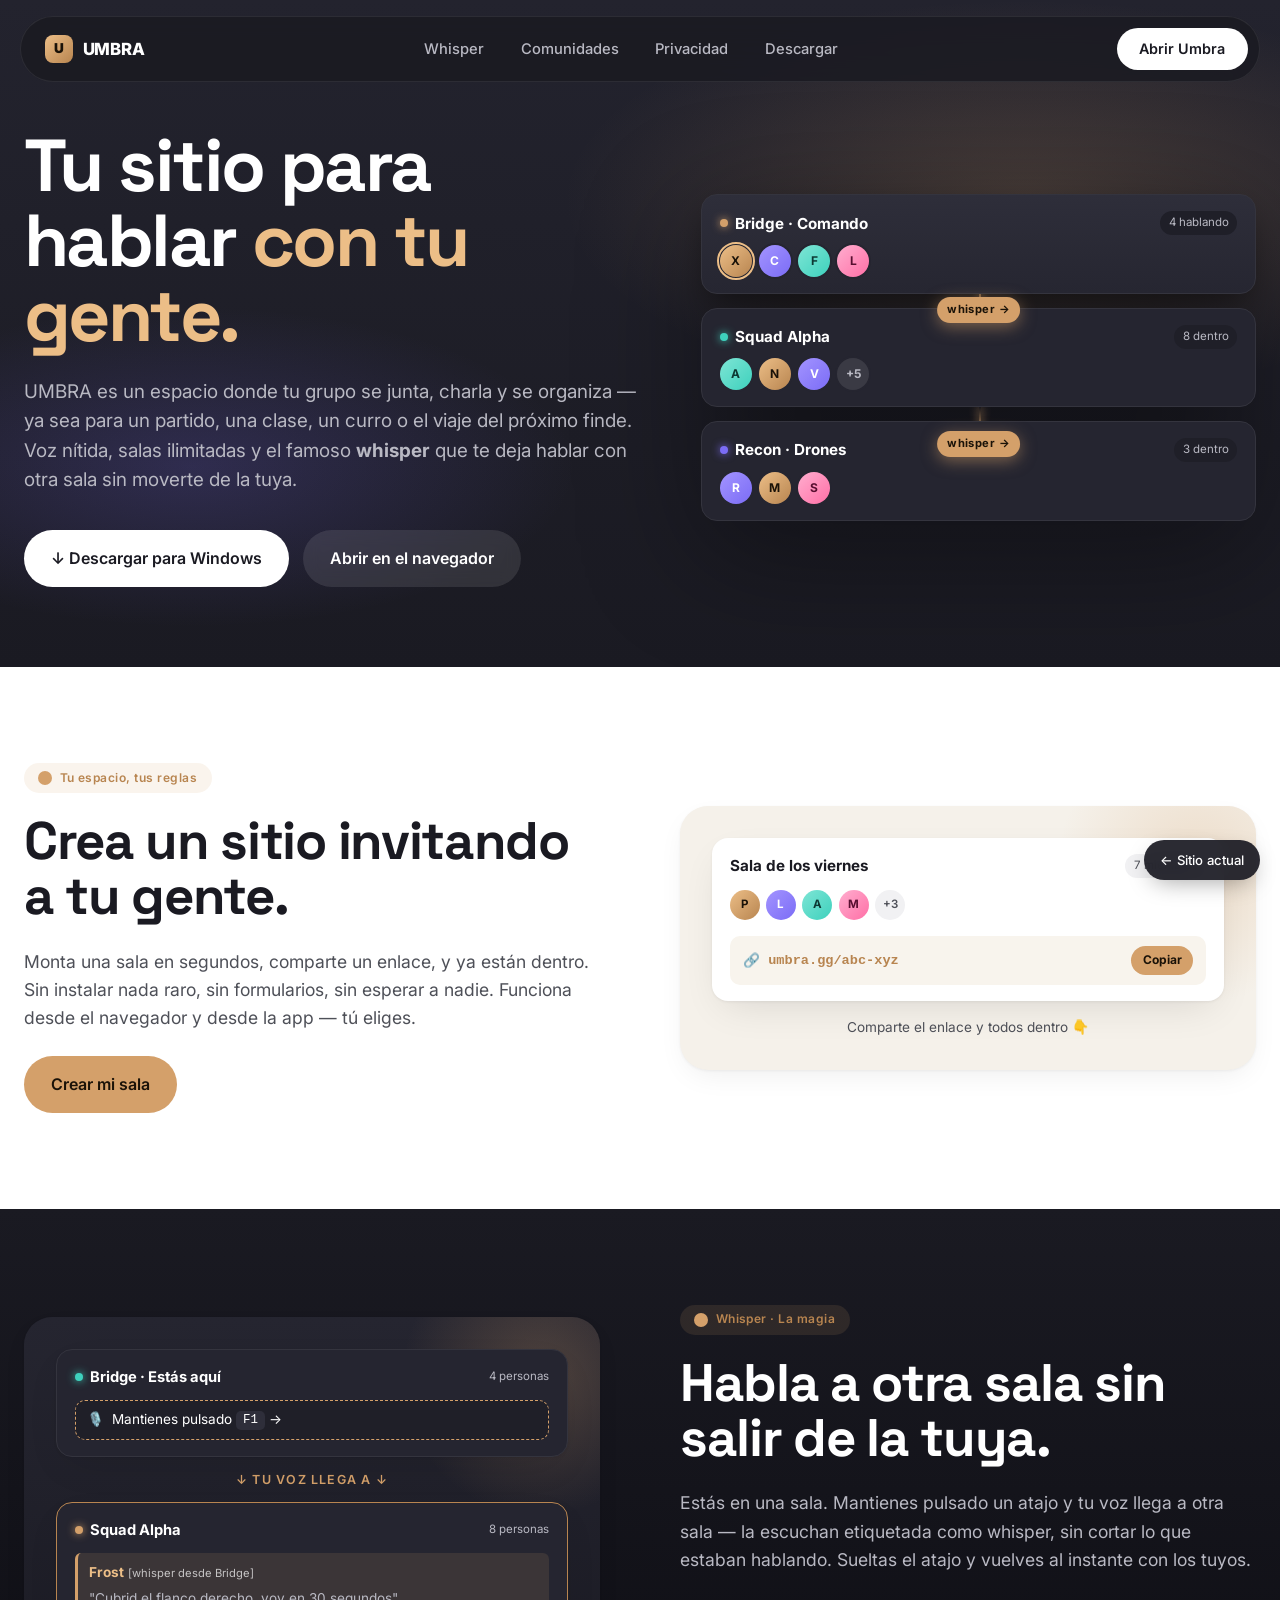
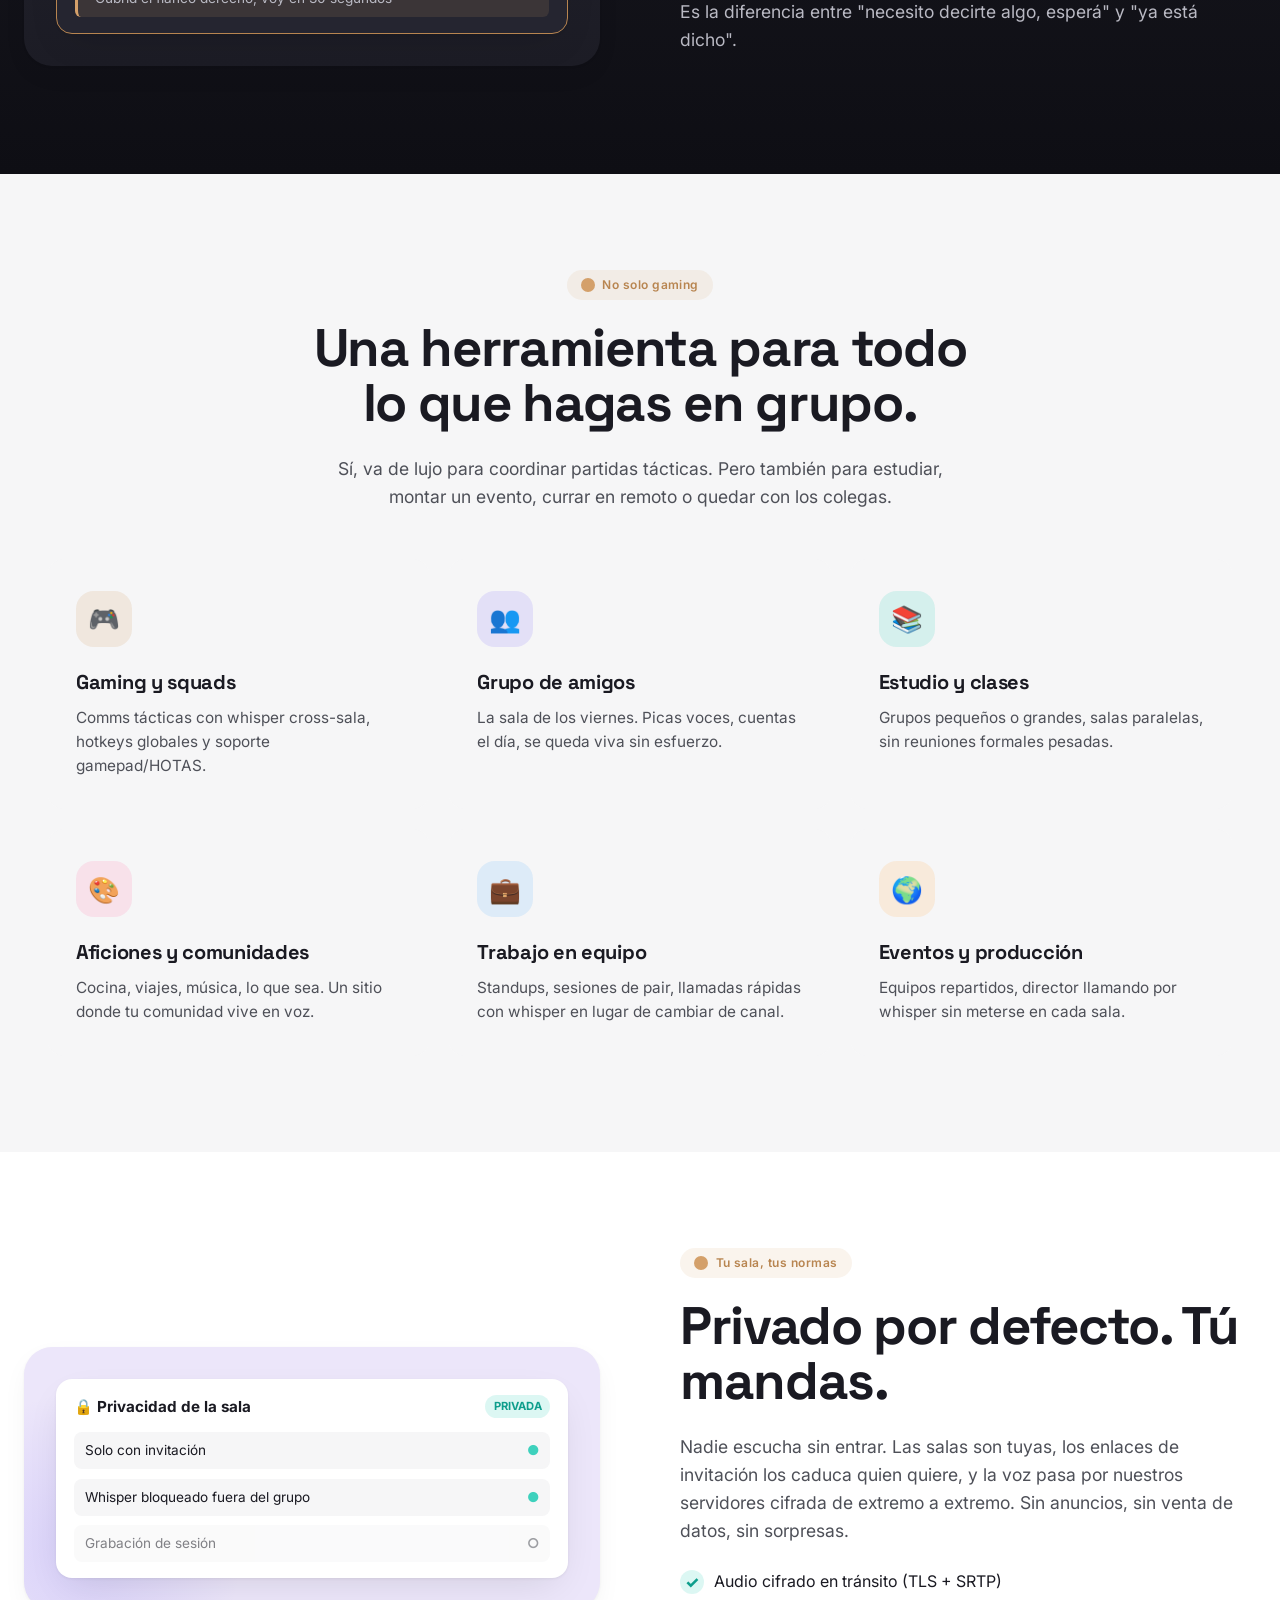
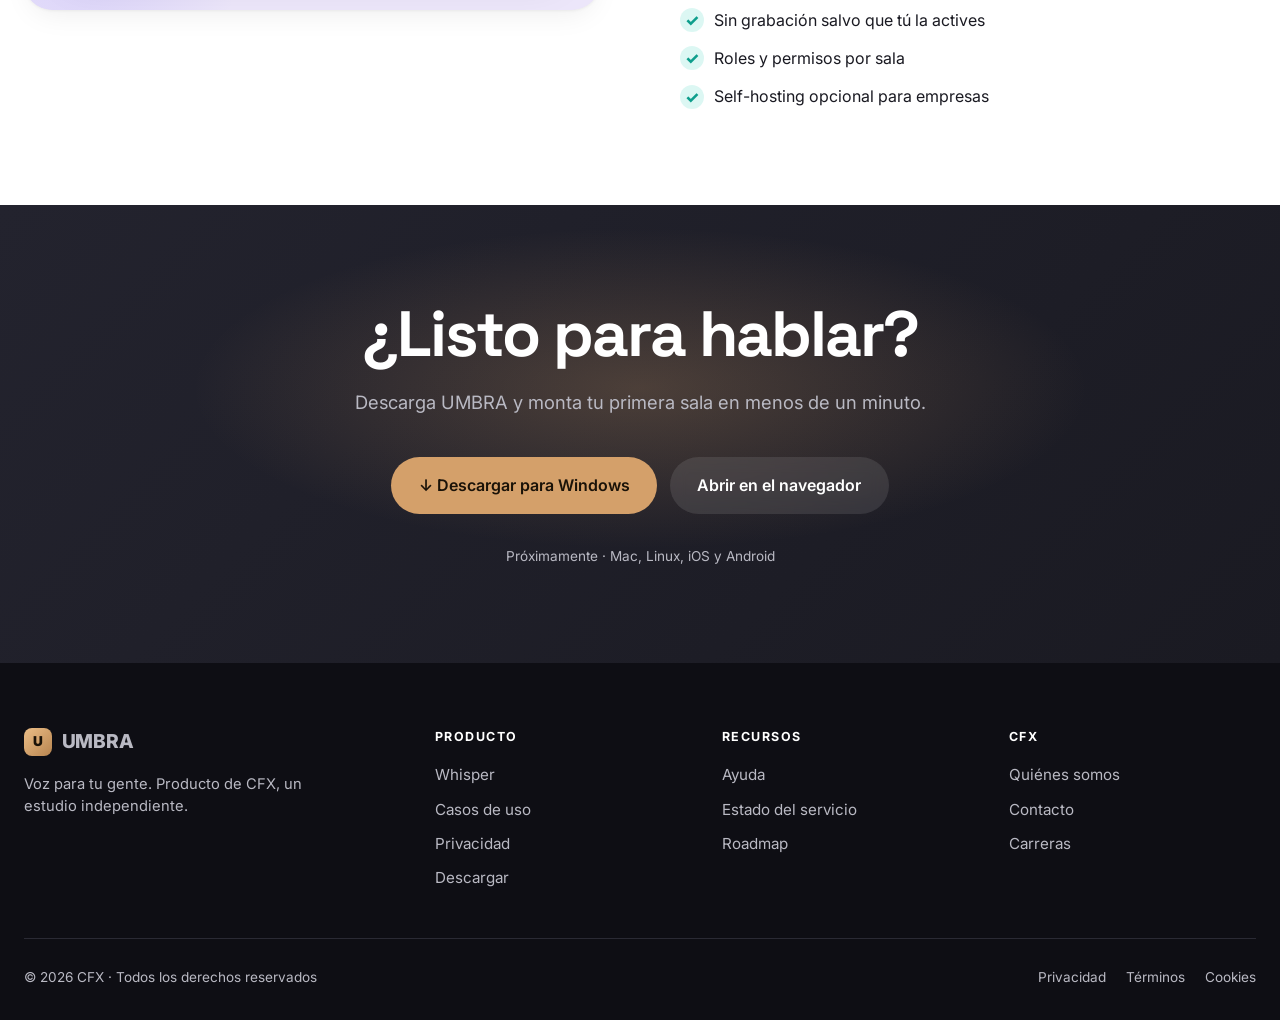
<file: prototipo-discord.html>
<!doctype html>
<html lang="es">
<head>
  <meta charset="utf-8" />
  <title>UMBRA — Prototipo estilo Discord</title>
  <meta name="viewport" content="width=device-width, initial-scale=1" />
  <link rel="icon" href="assets/logo-triangle.png" />
  <style>
    @import url('https://fonts.googleapis.com/css2?family=Inter:wght@400;500;600;700;800;900&family=Space+Grotesk:wght@500;600;700&display=swap');

    *,*::before,*::after{box-sizing:border-box;margin:0;padding:0}

    :root{
      /* Paleta Discord-friendly + amber Umbra */
      --bg-light:        #ffffff;
      --bg-cream:        #f6f6f7;
      --bg-cream-warm:   #f5f1ea;
      --bg-dark:         #1a1a22;
      --bg-darker:       #0e0e14;
      --bg-purple-soft:  #ece6fa;

      --text-dark:       #1a1a22;
      --text-mid:        #4e5058;
      --text-light:      #ffffff;
      --text-mute-dark:  #b9b9c3;

      --amber:           #d4a06a;
      --amber-bright:    #ecbe87;
      --amber-deep:      #b88550;

      --accent-purple:   #7b6cf6;
      --accent-teal:     #3ed1bd;

      --shadow-soft:     0 8px 24px -10px rgba(0,0,0,0.08);
      --shadow-strong:   0 24px 64px -16px rgba(0,0,0,0.16);
      --shadow-card:     0 1px 3px rgba(0,0,0,0.05), 0 10px 30px -8px rgba(0,0,0,0.08);

      --radius-sm:       8px;
      --radius:          16px;
      --radius-lg:       28px;
      --radius-pill:     999px;
    }

    body{
      font-family:'Inter',sans-serif;
      background:var(--bg-light);
      color:var(--text-dark);
      line-height:1.55;
      -webkit-font-smoothing:antialiased;
      overflow-x:hidden;
    }
    img{max-width:100%;display:block}
    a{color:inherit;text-decoration:none}
    ul{list-style:none}
    button{font:inherit;cursor:pointer;border:none;background:none;color:inherit}

    .container{max-width:1240px;margin:0 auto;padding:0 1.5rem}

    /* ─── NAV ─── */
    .nav{
      position:fixed;top:1rem;left:1rem;right:1rem;z-index:50;
      max-width:1240px;margin:0 auto;
      display:flex;align-items:center;justify-content:space-between;
      padding:0.7rem 0.7rem 0.7rem 1.5rem;
      background:rgba(26,26,34,0.85);
      backdrop-filter:blur(14px);
      border:1px solid rgba(255,255,255,0.08);
      border-radius:var(--radius-pill);
      color:var(--text-light);
    }
    .nav-logo{display:flex;align-items:center;gap:0.6rem;font-weight:800;font-size:1.05rem;letter-spacing:-0.01em}
    .nav-logo .logo-mark{
      width:28px;height:28px;border-radius:8px;
      background:linear-gradient(135deg,var(--amber-bright),var(--amber-deep));
      display:grid;place-items:center;font-weight:900;color:#1a1208;font-size:0.85rem;
    }
    .nav-links{display:none;gap:0.4rem;align-items:center}
    @media(min-width:880px){.nav-links{display:flex}}
    .nav-links a{
      padding:0.45rem 0.95rem;border-radius:var(--radius-pill);
      font-size:0.92rem;font-weight:500;color:var(--text-mute-dark);
      transition:background 180ms,color 180ms;
    }
    .nav-links a:hover{background:rgba(255,255,255,0.06);color:#fff}
    .nav-cta{
      padding:0.6rem 1.4rem;border-radius:var(--radius-pill);
      background:#fff;color:var(--text-dark);
      font-weight:600;font-size:0.9rem;
      transition:transform 180ms,box-shadow 180ms;
    }
    .nav-cta:hover{transform:translateY(-1px);box-shadow:0 8px 24px -6px rgba(255,255,255,0.25)}

    /* ─── HERO ─── */
    .hero{
      position:relative;
      background:linear-gradient(180deg,#23232e 0%,#1a1a22 100%);
      color:var(--text-light);
      padding:8rem 1.5rem 5rem;
      overflow:hidden;
    }
    /* Decoración orbital de fondo */
    .hero::before{
      content:'';position:absolute;inset:0;z-index:0;pointer-events:none;
      background:
        radial-gradient(ellipse 60% 50% at 80% 30%,rgba(212,160,106,0.22) 0%,transparent 60%),
        radial-gradient(ellipse 50% 40% at 15% 70%,rgba(123,108,246,0.20) 0%,transparent 60%);
    }
    .hero-grid{
      position:relative;z-index:1;
      max-width:1240px;margin:0 auto;
      display:grid;grid-template-columns:1fr;gap:3rem;align-items:center;
    }
    @media(min-width:980px){.hero-grid{grid-template-columns:1.05fr 0.95fr;gap:4rem}}

    .hero h1{
      font-family:'Space Grotesk',sans-serif;
      font-size:clamp(2.6rem,6.5vw,4.6rem);
      font-weight:800;letter-spacing:-0.035em;line-height:1.02;
      margin-bottom:1.5rem;
    }
    .hero h1 .highlight{color:var(--amber-bright)}
    .hero .lead{
      font-size:1.18rem;color:var(--text-mute-dark);line-height:1.55;
      margin-bottom:2.25rem;max-width:54ch;
    }
    .hero-cta{display:flex;flex-wrap:wrap;gap:0.85rem}
    .btn{
      display:inline-flex;align-items:center;gap:0.5rem;
      padding:1rem 1.7rem;border-radius:var(--radius-pill);
      font-weight:600;font-size:1rem;
      transition:transform 180ms,background 180ms,color 180ms,box-shadow 180ms;
    }
    .btn-primary{background:#fff;color:var(--text-dark)}
    .btn-primary:hover{transform:translateY(-2px);box-shadow:0 14px 30px -10px rgba(255,255,255,0.25)}
    .btn-amber{background:var(--amber);color:#1a1208}
    .btn-amber:hover{background:var(--amber-bright);transform:translateY(-2px);box-shadow:0 14px 30px -10px rgba(212,160,106,0.5)}
    .btn-ghost-light{background:rgba(255,255,255,0.10);color:#fff;backdrop-filter:blur(8px)}
    .btn-ghost-light:hover{background:rgba(255,255,255,0.18);transform:translateY(-2px)}
    .btn-ghost-dark{background:#1a1a22;color:#fff}
    .btn-ghost-dark:hover{background:#000;transform:translateY(-2px)}

    /* Hero visual: mock UI de Umbra (3 salas conectadas por whisper) */
    .hero-mock{
      position:relative;width:100%;
      filter:drop-shadow(0 30px 60px rgba(0,0,0,0.4));
    }
    .room-card{
      background:#252530;border:1px solid #34343e;border-radius:var(--radius);
      padding:1rem 1.1rem;
      display:flex;flex-direction:column;gap:0.6rem;
      position:relative;
    }
    .room-card.featured{background:linear-gradient(180deg,#2e2e3a,#262631);box-shadow:0 12px 30px -10px rgba(0,0,0,0.5)}
    .room-head{display:flex;align-items:center;justify-content:space-between}
    .room-name{font-weight:700;font-size:0.95rem;display:flex;align-items:center;gap:0.45rem}
    .room-dot{width:8px;height:8px;border-radius:50%;background:var(--accent-teal);box-shadow:0 0 8px var(--accent-teal)}
    .room-dot.amber{background:var(--amber);box-shadow:0 0 8px var(--amber)}
    .room-dot.purple{background:var(--accent-purple);box-shadow:0 0 8px var(--accent-purple)}
    .room-count{font-size:0.72rem;color:var(--text-mute-dark);padding:0.2rem 0.55rem;background:#1f1f28;border-radius:var(--radius-pill)}
    .room-members{display:flex;gap:0.45rem;flex-wrap:wrap}
    .avatar{
      width:32px;height:32px;border-radius:50%;
      display:grid;place-items:center;font-size:0.75rem;font-weight:700;color:#1a1208;
      box-shadow:0 0 0 2px #252530;
    }
    .a-amber{background:linear-gradient(135deg,#ecbe87,#b88550)}
    .a-purple{background:linear-gradient(135deg,#a394ff,#7b6cf6);color:#fff}
    .a-teal{background:linear-gradient(135deg,#7ee5d5,#3ed1bd);color:#0d3833}
    .a-pink{background:linear-gradient(135deg,#ffaecf,#ff6fa6);color:#580f30}
    .a-mute{background:#3a3a44;color:#b9b9c3;box-shadow:0 0 0 2px #252530}
    .speaking{position:relative}
    .speaking::after{
      content:'';position:absolute;inset:-3px;border-radius:50%;
      border:2px solid var(--amber-bright);
      animation:speakRing 1.4s ease-out infinite;
    }
    @keyframes speakRing{0%{opacity:1;transform:scale(1)}100%{opacity:0;transform:scale(1.35)}}

    .hero-stack{display:flex;flex-direction:column;gap:0.85rem;position:relative}
    .whisper-line{
      position:absolute;left:50%;width:2px;
      background:linear-gradient(180deg,transparent,var(--amber),transparent);
      box-shadow:0 0 8px var(--amber);
      animation:whisperPulse 2.4s ease-in-out infinite;
    }
    .whisper-line.l1{top:78px;height:64px}
    .whisper-line.l2{top:212px;height:62px}
    @keyframes whisperPulse{0%,100%{opacity:0.4}50%{opacity:1}}

    .whisper-badge{
      position:absolute;left:50%;transform:translateX(-50%);
      padding:0.25rem 0.65rem;border-radius:var(--radius-pill);
      background:var(--amber);color:#1a1208;
      font-size:0.7rem;font-weight:700;letter-spacing:0.04em;
      box-shadow:0 4px 16px rgba(212,160,106,0.5);
      z-index:3;display:flex;align-items:center;gap:0.3rem;
    }
    .whisper-badge.w1{top:103px}
    .whisper-badge.w2{top:237px}

    /* ─── SECCIONES light ─── */
    section{padding:6rem 1.5rem;position:relative}
    @media(max-width:720px){section{padding:4rem 1.25rem}}

    .section-grid{
      max-width:1240px;margin:0 auto;
      display:grid;grid-template-columns:1fr;gap:3rem;align-items:center;
    }
    @media(min-width:980px){.section-grid{grid-template-columns:1fr 1fr;gap:5rem}}
    .section-grid.reverse > div:first-child{order:2}
    @media(max-width:979px){.section-grid.reverse > div:first-child{order:0}}

    .eyebrow{
      display:inline-flex;align-items:center;gap:0.45rem;
      padding:0.35rem 0.9rem;border-radius:var(--radius-pill);
      background:rgba(212,160,106,0.12);color:var(--amber-deep);
      font-size:0.75rem;font-weight:600;letter-spacing:0.04em;
      margin-bottom:1.25rem;
    }
    .eyebrow .icon{width:14px;height:14px;border-radius:50%;background:var(--amber)}
    .section-title{
      font-family:'Space Grotesk',sans-serif;
      font-size:clamp(2rem,4.5vw,3.3rem);
      font-weight:800;letter-spacing:-0.025em;line-height:1.05;
      margin-bottom:1.5rem;
    }
    .section-lead{font-size:1.1rem;color:var(--text-mid);max-width:55ch;margin-bottom:1.5rem;line-height:1.6}

    /* Mock illustration: scena de uso (sala con miembros) */
    .scene{
      background:var(--bg-cream);border-radius:var(--radius-lg);
      padding:2rem;position:relative;overflow:hidden;
      box-shadow:var(--shadow-card);
    }
    .scene-warm{background:var(--bg-cream-warm)}
    .scene-purple{background:var(--bg-purple-soft)}
    .scene-dark{background:linear-gradient(180deg,#23232e,#1a1a22);color:#fff}

    .scene .deco-circle{
      position:absolute;border-radius:50%;
      background:radial-gradient(circle,rgba(212,160,106,0.25),transparent 70%);
      pointer-events:none;
    }
    .scene .deco-circle.tr{top:-80px;right:-80px;width:280px;height:280px}
    .scene .deco-circle.bl{bottom:-100px;left:-100px;width:320px;height:320px;background:radial-gradient(circle,rgba(123,108,246,0.18),transparent 70%)}

    /* Mock UI dentro de scene */
    .ui-card{
      background:#fff;border-radius:var(--radius);padding:1rem 1.1rem;
      box-shadow:0 1px 3px rgba(0,0,0,0.06),0 14px 40px -12px rgba(0,0,0,0.12);
      position:relative;
    }
    .ui-card.dark{background:#252530;color:#fff;border:1px solid #34343e}

    /* USE CASES grid */
    .uses-grid{
      max-width:1240px;margin:0 auto;
      display:grid;grid-template-columns:1fr;gap:1.25rem;margin-top:3rem;
    }
    @media(min-width:680px){.uses-grid{grid-template-columns:repeat(2,1fr)}}
    @media(min-width:1024px){.uses-grid{grid-template-columns:repeat(3,1fr)}}
    .use-card{
      padding:2rem 1.75rem;border-radius:var(--radius);
      background:var(--bg-cream);
      transition:transform 220ms,box-shadow 220ms;
    }
    .use-card:hover{transform:translateY(-4px);box-shadow:var(--shadow-strong)}
    .use-icon{
      width:56px;height:56px;border-radius:18px;display:grid;place-items:center;
      font-size:1.6rem;margin-bottom:1.25rem;
    }
    .ic-amber{background:rgba(212,160,106,0.18);color:var(--amber-deep)}
    .ic-purple{background:rgba(123,108,246,0.16);color:var(--accent-purple)}
    .ic-teal{background:rgba(62,209,189,0.18);color:#0e9e8c}
    .ic-pink{background:rgba(255,111,166,0.16);color:#cf3a72}
    .ic-blue{background:rgba(108,180,246,0.18);color:#2071c2}
    .ic-warm{background:rgba(255,184,107,0.20);color:#c46a1d}
    .use-card h3{font-family:'Space Grotesk',sans-serif;font-size:1.25rem;font-weight:700;margin-bottom:0.5rem;letter-spacing:-0.015em}
    .use-card p{color:var(--text-mid);font-size:0.96rem;line-height:1.55}

    /* SECTION dark de "whisper" */
    .dark-section{
      background:linear-gradient(180deg,#1a1a22 0%,#0e0e14 100%);
      color:#fff;
    }
    .dark-section .section-lead{color:var(--text-mute-dark)}

    /* CTA section grande */
    .cta-final{
      background:linear-gradient(135deg,#23232e,#1a1a22);
      color:#fff;text-align:center;
      position:relative;overflow:hidden;
    }
    .cta-final::before{
      content:'';position:absolute;inset:0;pointer-events:none;
      background:
        radial-gradient(ellipse 50% 50% at 50% 40%,rgba(212,160,106,0.25),transparent 70%);
    }
    .cta-final .container{position:relative;z-index:1}
    .cta-final h2{
      font-family:'Space Grotesk',sans-serif;
      font-size:clamp(2.4rem,5.5vw,4rem);font-weight:800;letter-spacing:-0.03em;
      margin-bottom:1.25rem;line-height:1.05;
    }
    .cta-final p{font-size:1.15rem;color:var(--text-mute-dark);margin-bottom:2.5rem;max-width:50ch;margin-left:auto;margin-right:auto}
    .cta-final .cta-row{display:flex;flex-wrap:wrap;gap:0.85rem;justify-content:center}

    /* FOOTER */
    footer{
      background:#0e0e14;color:var(--text-mute-dark);
      padding:4rem 1.5rem 2rem;
    }
    .footer-grid{
      max-width:1240px;margin:0 auto;
      display:grid;grid-template-columns:1fr;gap:2.5rem;
    }
    @media(min-width:768px){.footer-grid{grid-template-columns:1.5fr 1fr 1fr 1fr}}
    .footer-brand p{margin-top:1rem;font-size:0.92rem;line-height:1.5;max-width:32ch}
    .footer-col h4{color:#fff;font-size:0.78rem;font-weight:700;letter-spacing:0.12em;text-transform:uppercase;margin-bottom:1rem}
    .footer-col ul{display:flex;flex-direction:column;gap:0.6rem}
    .footer-col a{font-size:0.95rem;color:var(--text-mute-dark);transition:color 180ms}
    .footer-col a:hover{color:#fff}
    .footer-bottom{
      max-width:1240px;margin:3rem auto 0;
      padding-top:1.75rem;border-top:1px solid #2a2a34;
      display:flex;flex-wrap:wrap;gap:1rem;justify-content:space-between;align-items:center;
      font-size:0.85rem;
    }

    /* Reveal on scroll */
    .reveal{opacity:0;transform:translateY(20px);transition:opacity 700ms cubic-bezier(0.2,0.7,0.3,1),transform 700ms cubic-bezier(0.2,0.7,0.3,1)}
    .reveal.in{opacity:1;transform:translateY(0)}

    /* Back link */
    .back-link{
      position:fixed;bottom:1.25rem;right:1.25rem;z-index:60;
      padding:0.6rem 1rem;border-radius:var(--radius-pill);
      background:rgba(26,26,34,0.92);color:#fff;
      font-size:0.82rem;font-weight:500;
      box-shadow:0 8px 24px -8px rgba(0,0,0,0.4);
      backdrop-filter:blur(10px);
    }
    .back-link:hover{background:#000}
  </style>
</head>
<body>

  <!-- NAV -->
  <nav class="nav">
    <a class="nav-logo" href="/prototipo-discord.html">
      <span class="logo-mark">U</span>
      <span>UMBRA</span>
    </a>
    <div class="nav-links">
      <a href="#whisper">Whisper</a>
      <a href="#usos">Comunidades</a>
      <a href="#privacidad">Privacidad</a>
      <a href="#descarga">Descargar</a>
    </div>
    <a class="nav-cta" href="#descarga">Abrir Umbra</a>
  </nav>

  <!-- HERO -->
  <section class="hero">
    <div class="hero-grid">
      <div>
        <h1>
          Tu sitio para hablar
          <span class="highlight">con tu gente.</span>
        </h1>
        <p class="lead">
          UMBRA es un espacio donde tu grupo se junta, charla y se organiza —
          ya sea para un partido, una clase, un curro o el viaje del próximo finde.
          Voz nítida, salas ilimitadas y el famoso <strong>whisper</strong> que te
          deja hablar con otra sala sin moverte de la tuya.
        </p>
        <div class="hero-cta">
          <a class="btn btn-primary" href="#descarga">↓ Descargar para Windows</a>
          <a class="btn btn-ghost-light" href="#descarga">Abrir en el navegador</a>
        </div>
      </div>

      <!-- Mock UI: 3 salas con whisper -->
      <div class="hero-mock">
        <div class="hero-stack">
          <div class="whisper-line l1" aria-hidden="true"></div>
          <div class="whisper-line l2" aria-hidden="true"></div>
          <div class="whisper-badge w1" aria-hidden="true">whisper →</div>
          <div class="whisper-badge w2" aria-hidden="true">whisper →</div>

          <div class="room-card featured">
            <div class="room-head">
              <div class="room-name"><span class="room-dot amber"></span>Bridge · Comando</div>
              <span class="room-count">4 hablando</span>
            </div>
            <div class="room-members">
              <span class="avatar a-amber speaking">X</span>
              <span class="avatar a-purple">C</span>
              <span class="avatar a-teal">F</span>
              <span class="avatar a-pink">L</span>
            </div>
          </div>

          <div class="room-card">
            <div class="room-head">
              <div class="room-name"><span class="room-dot"></span>Squad Alpha</div>
              <span class="room-count">8 dentro</span>
            </div>
            <div class="room-members">
              <span class="avatar a-teal">A</span>
              <span class="avatar a-amber">N</span>
              <span class="avatar a-purple">V</span>
              <span class="avatar a-mute">+5</span>
            </div>
          </div>

          <div class="room-card">
            <div class="room-head">
              <div class="room-name"><span class="room-dot purple"></span>Recon · Drones</div>
              <span class="room-count">3 dentro</span>
            </div>
            <div class="room-members">
              <span class="avatar a-purple">R</span>
              <span class="avatar a-amber">M</span>
              <span class="avatar a-pink">S</span>
            </div>
          </div>
        </div>
      </div>
    </div>
  </section>

  <!-- SECCIÓN 1: Crea tu espacio -->
  <section>
    <div class="section-grid">
      <div class="reveal">
        <div class="eyebrow"><span class="icon"></span>Tu espacio, tus reglas</div>
        <h2 class="section-title">Crea un sitio invitando a tu gente.</h2>
        <p class="section-lead">
          Monta una sala en segundos, comparte un enlace, y ya están dentro.
          Sin instalar nada raro, sin formularios, sin esperar a nadie. Funciona
          desde el navegador y desde la app — tú eliges.
        </p>
        <a class="btn btn-amber" href="#descarga">Crear mi sala</a>
      </div>

      <div class="scene scene-warm reveal">
        <span class="deco-circle tr"></span>
        <!-- Mock: tarjeta de invitación -->
        <div class="ui-card" style="margin-bottom:1rem">
          <div style="display:flex;align-items:center;justify-content:space-between;margin-bottom:0.75rem">
            <strong style="font-size:0.95rem">Sala de los viernes</strong>
            <span style="font-size:0.72rem;color:var(--text-mid);padding:0.2rem 0.55rem;background:#f1f1f3;border-radius:999px">7 miembros</span>
          </div>
          <div style="display:flex;gap:0.4rem;margin-bottom:1rem">
            <span class="avatar a-amber" style="width:30px;height:30px;font-size:0.72rem;box-shadow:0 0 0 2px #fff">P</span>
            <span class="avatar a-purple" style="width:30px;height:30px;font-size:0.72rem;box-shadow:0 0 0 2px #fff">L</span>
            <span class="avatar a-teal" style="width:30px;height:30px;font-size:0.72rem;box-shadow:0 0 0 2px #fff">A</span>
            <span class="avatar a-pink" style="width:30px;height:30px;font-size:0.72rem;box-shadow:0 0 0 2px #fff">M</span>
            <span style="display:grid;place-items:center;width:30px;height:30px;border-radius:50%;background:#f1f1f3;color:var(--text-mid);font-size:0.72rem;font-weight:600;box-shadow:0 0 0 2px #fff">+3</span>
          </div>
          <div style="padding:0.65rem 0.85rem;background:#f8f4ed;border-radius:10px;font-size:0.85rem;color:var(--text-mid);display:flex;align-items:center;gap:0.5rem">
            🔗 <span style="font-family:monospace;color:var(--amber-deep);font-weight:600">umbra.gg/abc-xyz</span>
            <button style="margin-left:auto;padding:0.3rem 0.7rem;border-radius:999px;background:var(--amber);color:#1a1208;font-size:0.75rem;font-weight:700">Copiar</button>
          </div>
        </div>
        <div style="font-size:0.85rem;color:var(--text-mid);text-align:center">Comparte el enlace y todos dentro 👇</div>
      </div>
    </div>
  </section>

  <!-- SECCIÓN 2: Whisper (la feature estrella, ahora en clave amable) -->
  <section id="whisper" class="dark-section">
    <div class="section-grid">
      <div class="scene scene-dark reveal" style="background:linear-gradient(180deg,#252530,#1c1c25);color:#fff">
        <span class="deco-circle tr"></span>
        <!-- Mock UI dark del whisper -->
        <div style="display:flex;flex-direction:column;gap:0.8rem">
          <div class="ui-card dark">
            <div style="display:flex;align-items:center;justify-content:space-between">
              <strong style="font-size:0.92rem;display:flex;align-items:center;gap:0.45rem"><span style="width:8px;height:8px;border-radius:50%;background:var(--accent-teal);box-shadow:0 0 8px var(--accent-teal)"></span>Bridge · Estás aquí</strong>
              <span style="font-size:0.72rem;color:var(--text-mute-dark)">4 personas</span>
            </div>
            <div style="margin-top:0.7rem;padding:0.5rem 0.7rem;background:#1f1f28;border-radius:10px;font-size:0.85rem;display:flex;align-items:center;gap:0.5rem;border:1px dashed var(--amber)">
              🎙️ <span>Mantienes pulsado <kbd style="background:#2e2e3a;padding:0.15rem 0.45rem;border-radius:5px;font-family:monospace;font-size:0.78rem">F1</kbd> →</span>
            </div>
          </div>
          <div style="text-align:center;font-size:0.78rem;letter-spacing:0.1em;color:var(--amber);font-weight:600">↓ TU VOZ LLEGA A ↓</div>
          <div class="ui-card dark" style="border-color:var(--amber-deep)">
            <div style="display:flex;align-items:center;justify-content:space-between;margin-bottom:0.7rem">
              <strong style="font-size:0.92rem;display:flex;align-items:center;gap:0.45rem"><span style="width:8px;height:8px;border-radius:50%;background:var(--amber);box-shadow:0 0 8px var(--amber)"></span>Squad Alpha</strong>
              <span style="font-size:0.72rem;color:var(--text-mute-dark)">8 personas</span>
            </div>
            <div style="padding:0.55rem 0.7rem;background:rgba(212,160,106,0.12);border-left:3px solid var(--amber);border-radius:6px;font-size:0.85rem">
              <strong style="color:var(--amber-bright)">Frost</strong> <span style="font-size:0.7rem;opacity:0.7">[whisper desde Bridge]</span>
              <div style="margin-top:0.3rem;color:var(--text-mute-dark)">"Cubrid el flanco derecho, voy en 30 segundos"</div>
            </div>
          </div>
        </div>
      </div>

      <div class="reveal">
        <div class="eyebrow"><span class="icon"></span>Whisper · La magia</div>
        <h2 class="section-title">Habla a otra sala sin salir de la tuya.</h2>
        <p class="section-lead">
          Estás en una sala. Mantienes pulsado un atajo y tu voz llega a otra
          sala — la escuchan etiquetada como whisper, sin cortar lo que estaban
          hablando. Sueltas el atajo y vuelves al instante con los tuyos.
        </p>
        <p class="section-lead">
          Es la diferencia entre "necesito decirte algo, esperá" y "ya está dicho".
        </p>
      </div>
    </div>
  </section>

  <!-- SECCIÓN 3: Use cases (abierto, no solo gaming) -->
  <section id="usos" style="background:var(--bg-cream)">
    <div class="container">
      <div style="text-align:center;max-width:680px;margin:0 auto 1rem" class="reveal">
        <div class="eyebrow" style="margin:0 auto 1.25rem"><span class="icon"></span>No solo gaming</div>
        <h2 class="section-title">Una herramienta para todo lo que hagas en grupo.</h2>
        <p class="section-lead" style="margin-left:auto;margin-right:auto">
          Sí, va de lujo para coordinar partidas tácticas. Pero también para
          estudiar, montar un evento, currar en remoto o quedar con los colegas.
        </p>
      </div>

      <div class="uses-grid">
        <div class="use-card reveal">
          <div class="use-icon ic-amber">🎮</div>
          <h3>Gaming y squads</h3>
          <p>Comms tácticas con whisper cross-sala, hotkeys globales y soporte gamepad/HOTAS.</p>
        </div>
        <div class="use-card reveal">
          <div class="use-icon ic-purple">👥</div>
          <h3>Grupo de amigos</h3>
          <p>La sala de los viernes. Picas voces, cuentas el día, se queda viva sin esfuerzo.</p>
        </div>
        <div class="use-card reveal">
          <div class="use-icon ic-teal">📚</div>
          <h3>Estudio y clases</h3>
          <p>Grupos pequeños o grandes, salas paralelas, sin reuniones formales pesadas.</p>
        </div>
        <div class="use-card reveal">
          <div class="use-icon ic-pink">🎨</div>
          <h3>Aficiones y comunidades</h3>
          <p>Cocina, viajes, música, lo que sea. Un sitio donde tu comunidad vive en voz.</p>
        </div>
        <div class="use-card reveal">
          <div class="use-icon ic-blue">💼</div>
          <h3>Trabajo en equipo</h3>
          <p>Standups, sesiones de pair, llamadas rápidas con whisper en lugar de cambiar de canal.</p>
        </div>
        <div class="use-card reveal">
          <div class="use-icon ic-warm">🌍</div>
          <h3>Eventos y producción</h3>
          <p>Equipos repartidos, director llamando por whisper sin meterse en cada sala.</p>
        </div>
      </div>
    </div>
  </section>

  <!-- SECCIÓN 4: Privacidad / control -->
  <section id="privacidad">
    <div class="section-grid reverse">
      <div class="reveal">
        <div class="eyebrow"><span class="icon"></span>Tu sala, tus normas</div>
        <h2 class="section-title">Privado por defecto. Tú mandas.</h2>
        <p class="section-lead">
          Nadie escucha sin entrar. Las salas son tuyas, los enlaces de invitación
          los caduca quien quiere, y la voz pasa por nuestros servidores cifrada
          de extremo a extremo. Sin anuncios, sin venta de datos, sin sorpresas.
        </p>
        <ul style="display:flex;flex-direction:column;gap:0.85rem;margin-top:1.5rem">
          <li style="display:flex;align-items:center;gap:0.6rem"><span style="display:grid;place-items:center;width:24px;height:24px;border-radius:50%;background:rgba(62,209,189,0.18);color:#0e9e8c;font-weight:800">✓</span>Audio cifrado en tránsito (TLS + SRTP)</li>
          <li style="display:flex;align-items:center;gap:0.6rem"><span style="display:grid;place-items:center;width:24px;height:24px;border-radius:50%;background:rgba(62,209,189,0.18);color:#0e9e8c;font-weight:800">✓</span>Sin grabación salvo que tú la actives</li>
          <li style="display:flex;align-items:center;gap:0.6rem"><span style="display:grid;place-items:center;width:24px;height:24px;border-radius:50%;background:rgba(62,209,189,0.18);color:#0e9e8c;font-weight:800">✓</span>Roles y permisos por sala</li>
          <li style="display:flex;align-items:center;gap:0.6rem"><span style="display:grid;place-items:center;width:24px;height:24px;border-radius:50%;background:rgba(62,209,189,0.18);color:#0e9e8c;font-weight:800">✓</span>Self-hosting opcional para empresas</li>
        </ul>
      </div>
      <div class="scene scene-purple reveal">
        <span class="deco-circle bl"></span>
        <!-- Mock UI: panel de permisos -->
        <div class="ui-card">
          <div style="display:flex;align-items:center;justify-content:space-between;margin-bottom:0.85rem">
            <strong style="font-size:0.95rem">🔒 Privacidad de la sala</strong>
            <span style="font-size:0.7rem;font-weight:700;padding:0.18rem 0.55rem;background:rgba(62,209,189,0.18);color:#0e9e8c;border-radius:999px">PRIVADA</span>
          </div>
          <div style="display:flex;flex-direction:column;gap:0.6rem">
            <div style="display:flex;align-items:center;justify-content:space-between;padding:0.5rem 0.7rem;background:#f6f6f7;border-radius:8px;font-size:0.85rem">
              <span>Solo con invitación</span><span style="color:var(--accent-teal);font-weight:700">●</span>
            </div>
            <div style="display:flex;align-items:center;justify-content:space-between;padding:0.5rem 0.7rem;background:#f6f6f7;border-radius:8px;font-size:0.85rem">
              <span>Whisper bloqueado fuera del grupo</span><span style="color:var(--accent-teal);font-weight:700">●</span>
            </div>
            <div style="display:flex;align-items:center;justify-content:space-between;padding:0.5rem 0.7rem;background:#f6f6f7;border-radius:8px;font-size:0.85rem;opacity:0.55">
              <span>Grabación de sesión</span><span style="color:var(--text-mid);font-weight:700">○</span>
            </div>
          </div>
        </div>
      </div>
    </div>
  </section>

  <!-- CTA FINAL -->
  <section id="descarga" class="cta-final">
    <div class="container">
      <h2>¿Listo para hablar?</h2>
      <p>Descarga UMBRA y monta tu primera sala en menos de un minuto.</p>
      <div class="cta-row">
        <a class="btn btn-amber" href="#">↓ Descargar para Windows</a>
        <a class="btn btn-ghost-light" href="#">Abrir en el navegador</a>
      </div>
      <div style="margin-top:2rem;font-size:0.85rem;color:var(--text-mute-dark)">
        Próximamente · Mac, Linux, iOS y Android
      </div>
    </div>
  </section>

  <!-- FOOTER -->
  <footer>
    <div class="footer-grid">
      <div class="footer-brand">
        <div class="nav-logo" style="font-size:1.2rem">
          <span class="logo-mark">U</span><span>UMBRA</span>
        </div>
        <p>Voz para tu gente. Producto de CFX, un estudio independiente.</p>
      </div>
      <div class="footer-col">
        <h4>Producto</h4>
        <ul>
          <li><a href="#whisper">Whisper</a></li>
          <li><a href="#usos">Casos de uso</a></li>
          <li><a href="#privacidad">Privacidad</a></li>
          <li><a href="#descarga">Descargar</a></li>
        </ul>
      </div>
      <div class="footer-col">
        <h4>Recursos</h4>
        <ul>
          <li><a href="#">Ayuda</a></li>
          <li><a href="#">Estado del servicio</a></li>
          <li><a href="#">Roadmap</a></li>
        </ul>
      </div>
      <div class="footer-col">
        <h4>CFX</h4>
        <ul>
          <li><a href="#">Quiénes somos</a></li>
          <li><a href="#">Contacto</a></li>
          <li><a href="#">Carreras</a></li>
        </ul>
      </div>
    </div>
    <div class="footer-bottom">
      <span>© 2026 CFX · Todos los derechos reservados</span>
      <span style="display:flex;gap:1.25rem">
        <a href="#">Privacidad</a>
        <a href="#">Términos</a>
        <a href="#">Cookies</a>
      </span>
    </div>
  </footer>

  <a class="back-link" href="/">← Sitio actual</a>

  <script>
    // Reveal-on-scroll
    const io = new IntersectionObserver((entries) => {
      entries.forEach(e => { if (e.isIntersecting) { e.target.classList.add('in'); io.unobserve(e.target); }});
    }, { threshold: 0.12 });
    document.querySelectorAll('.reveal').forEach(el => io.observe(el));
  </script>
</body>
</html>
</file>
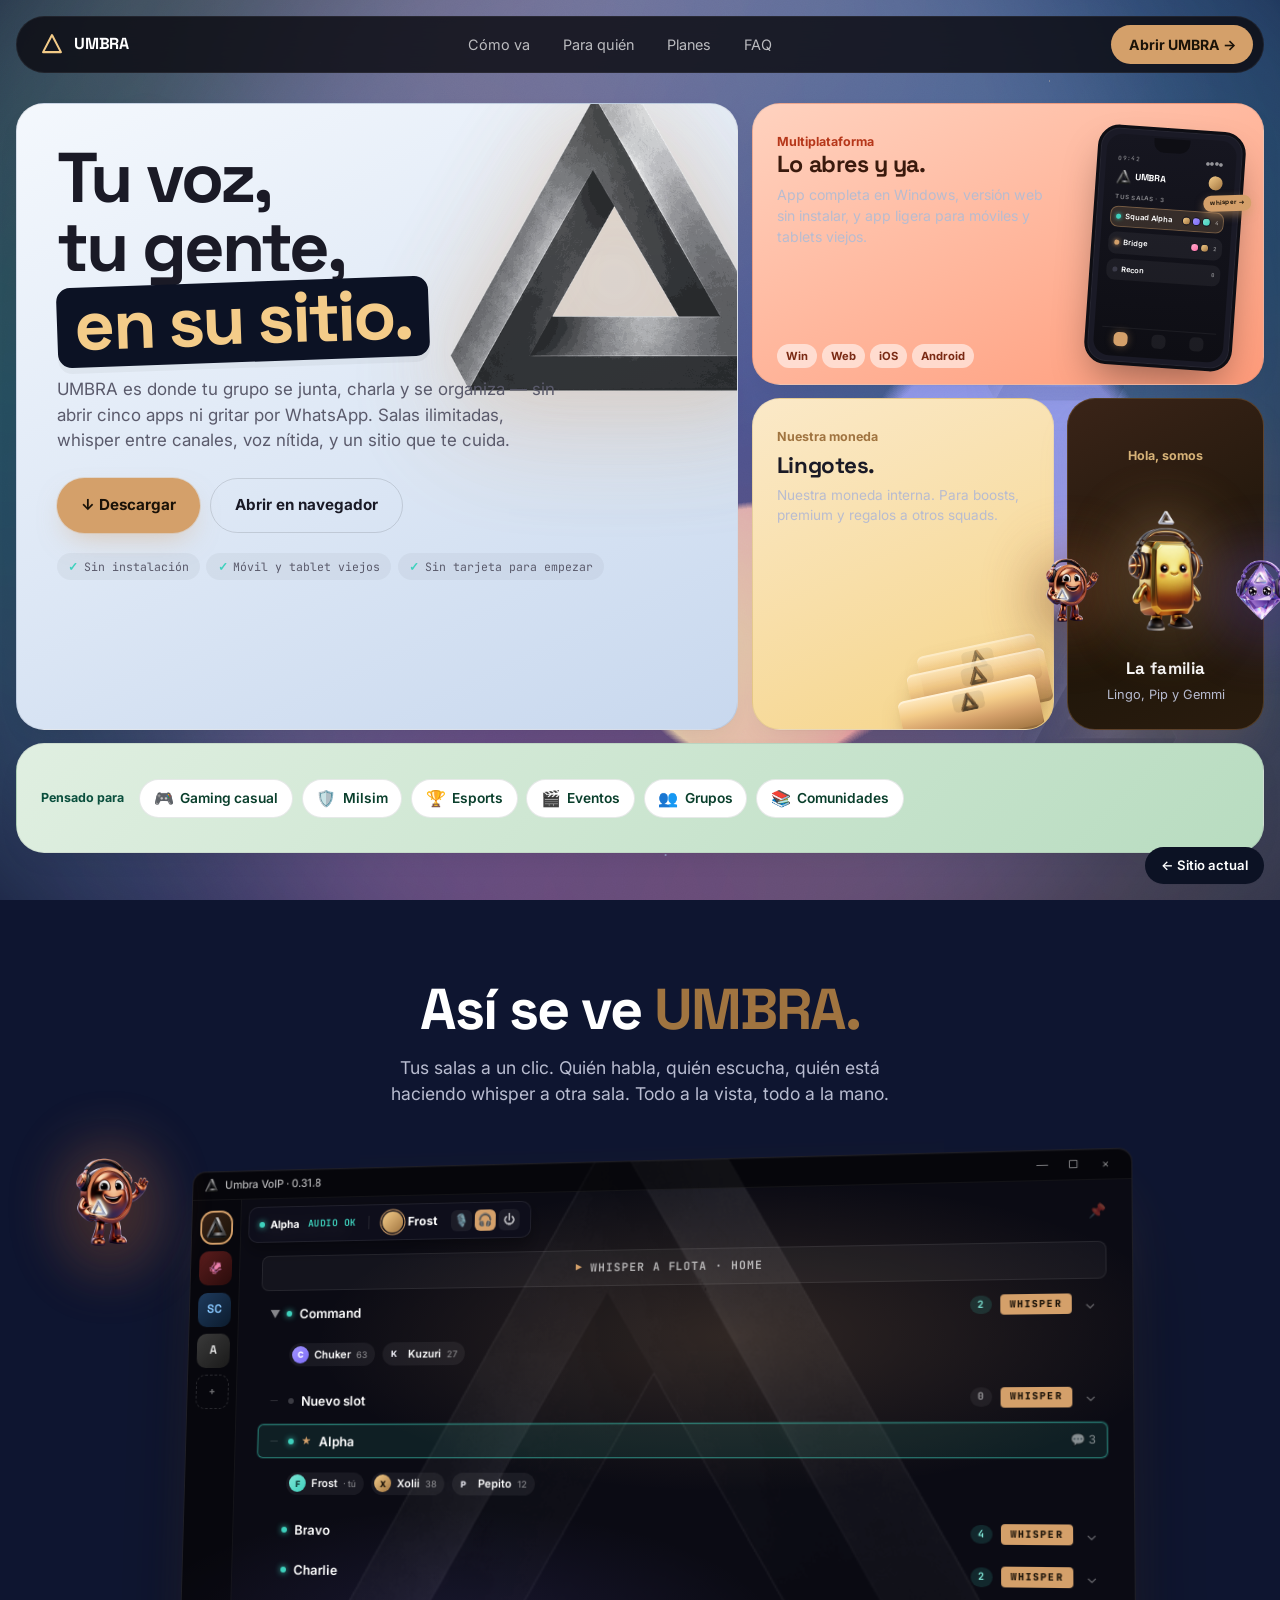
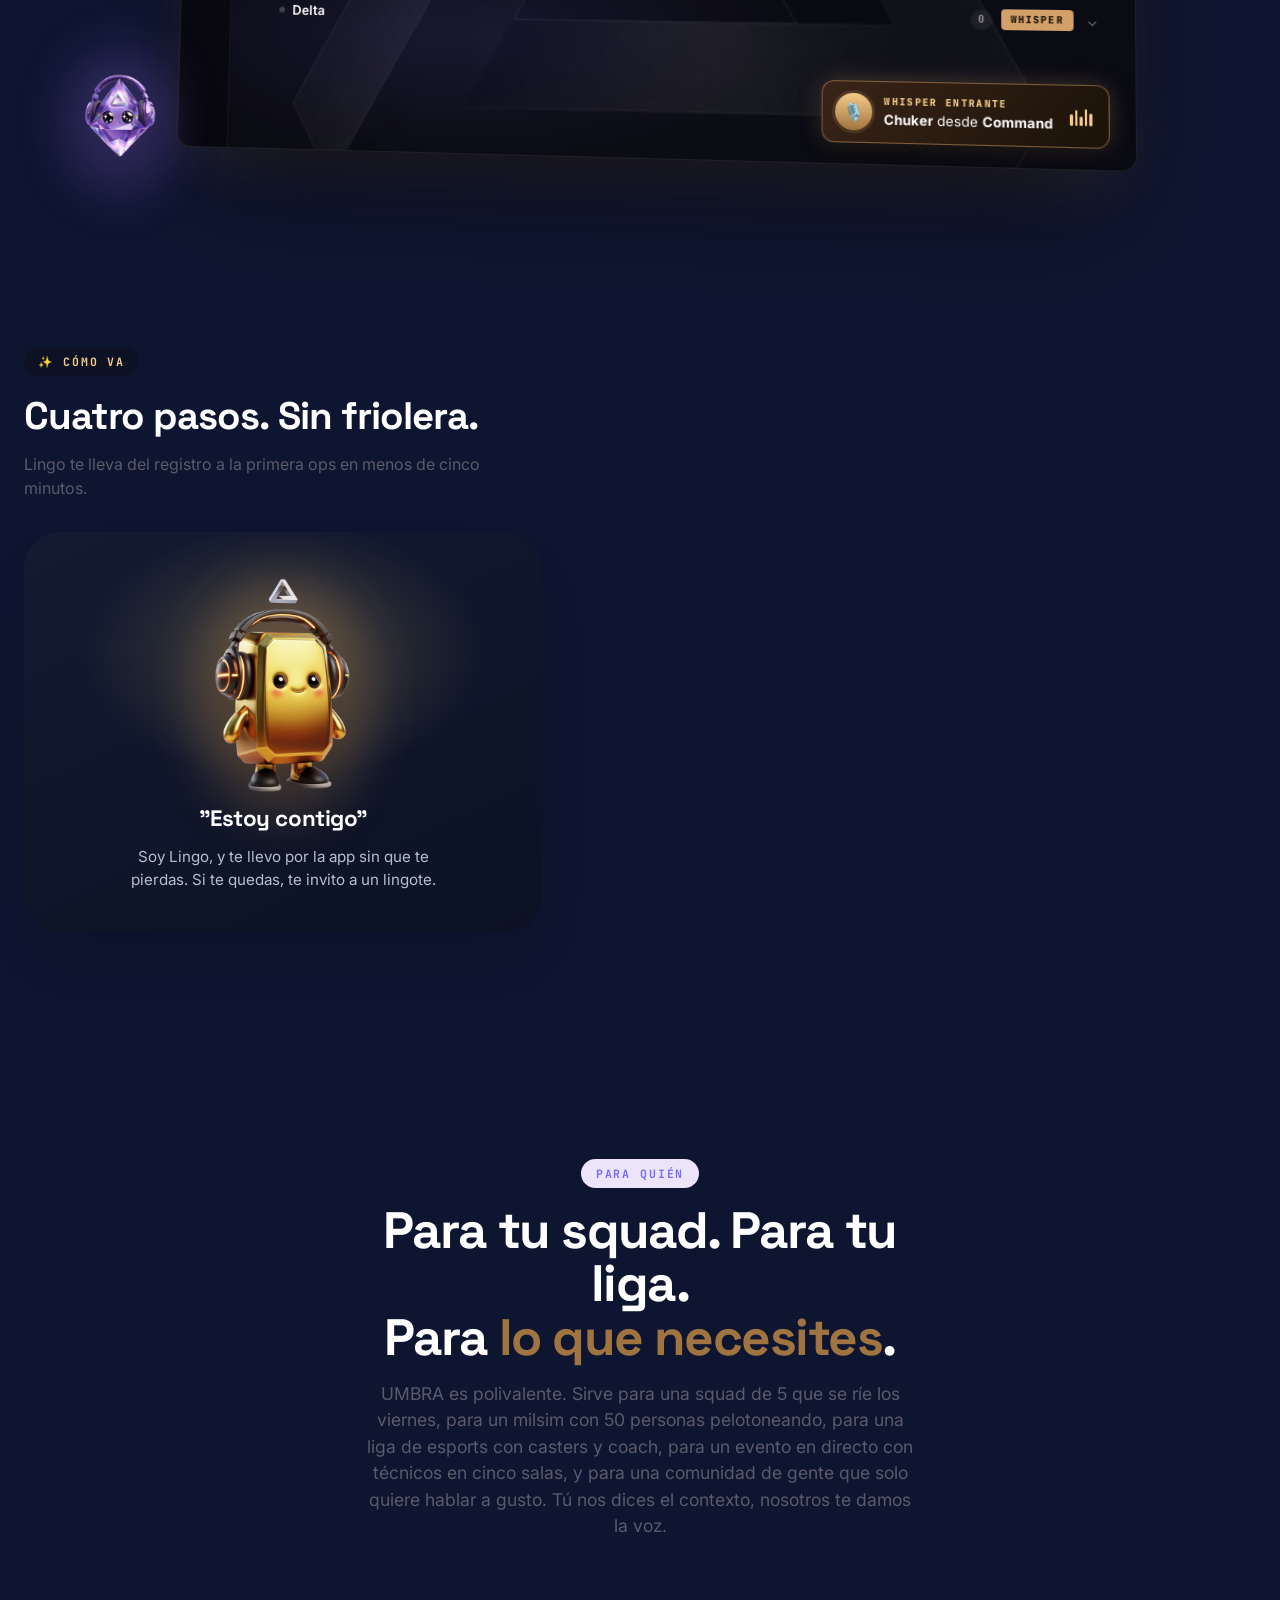
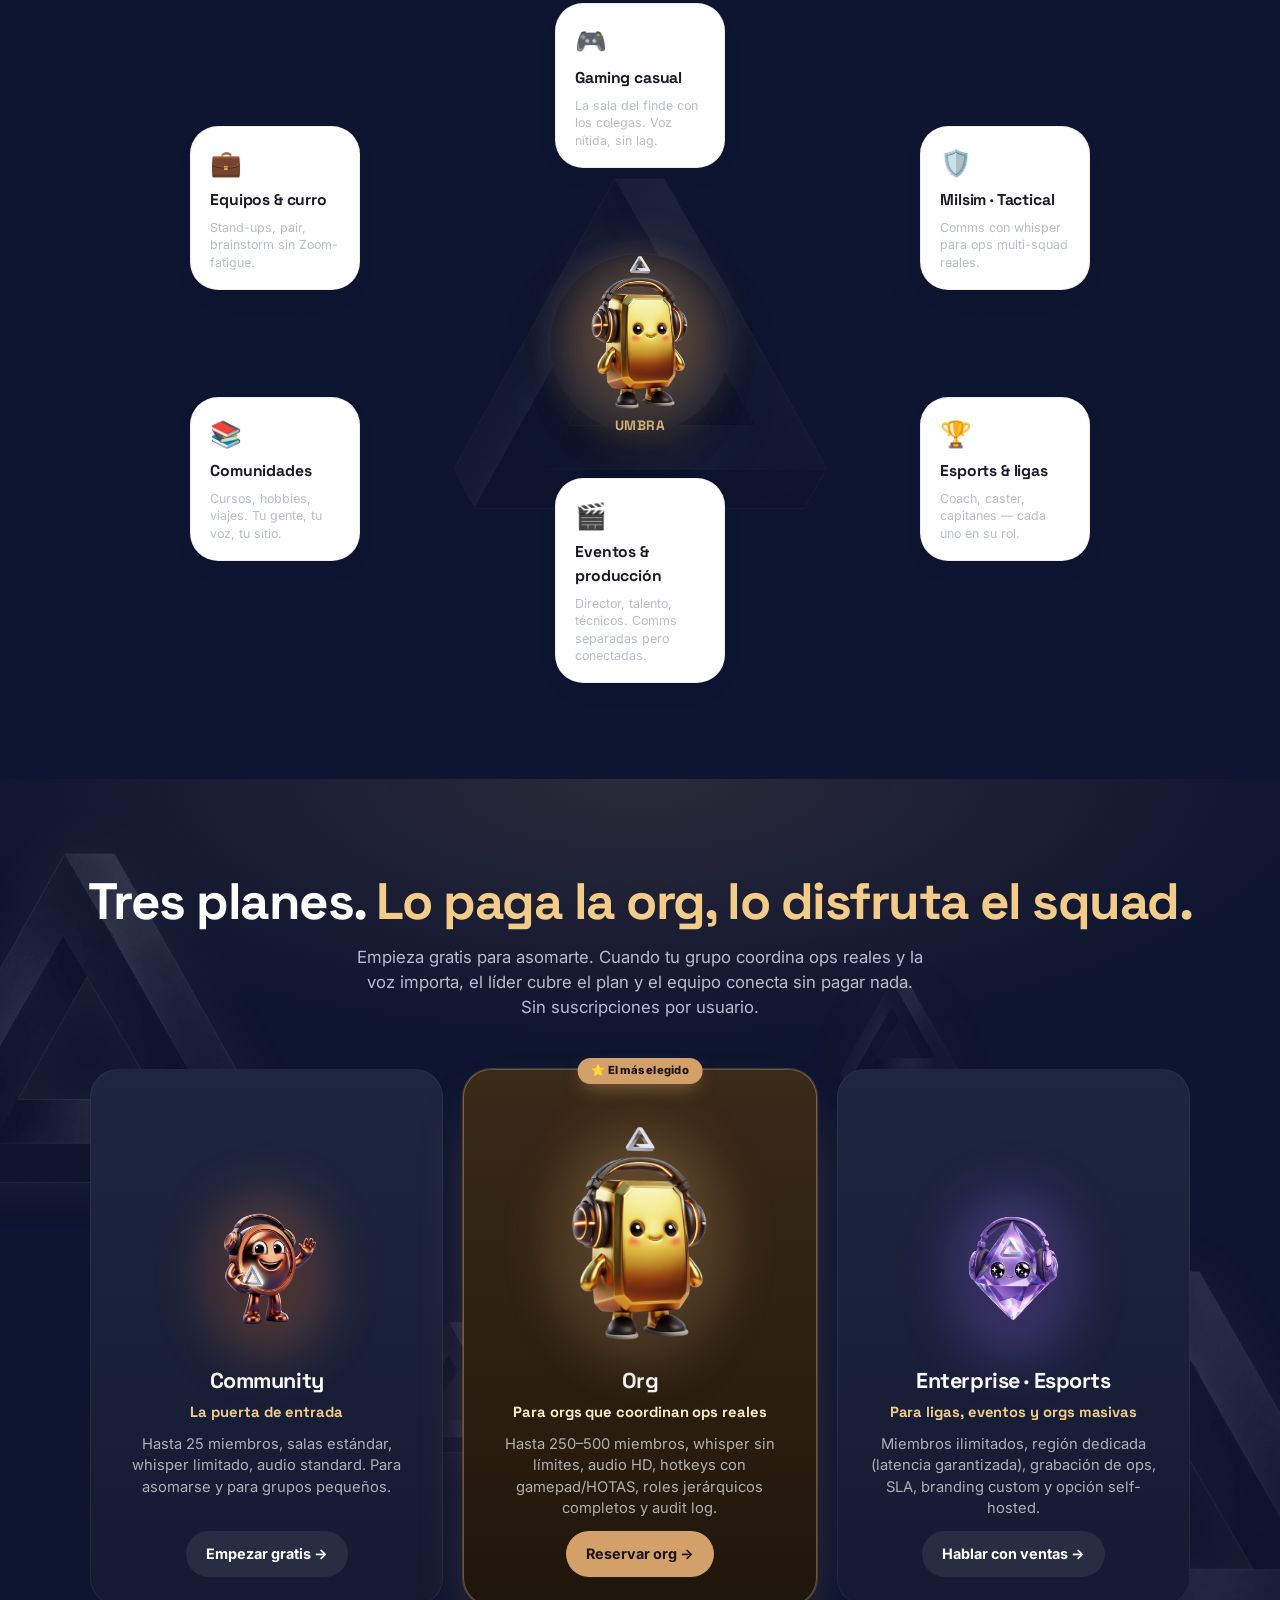
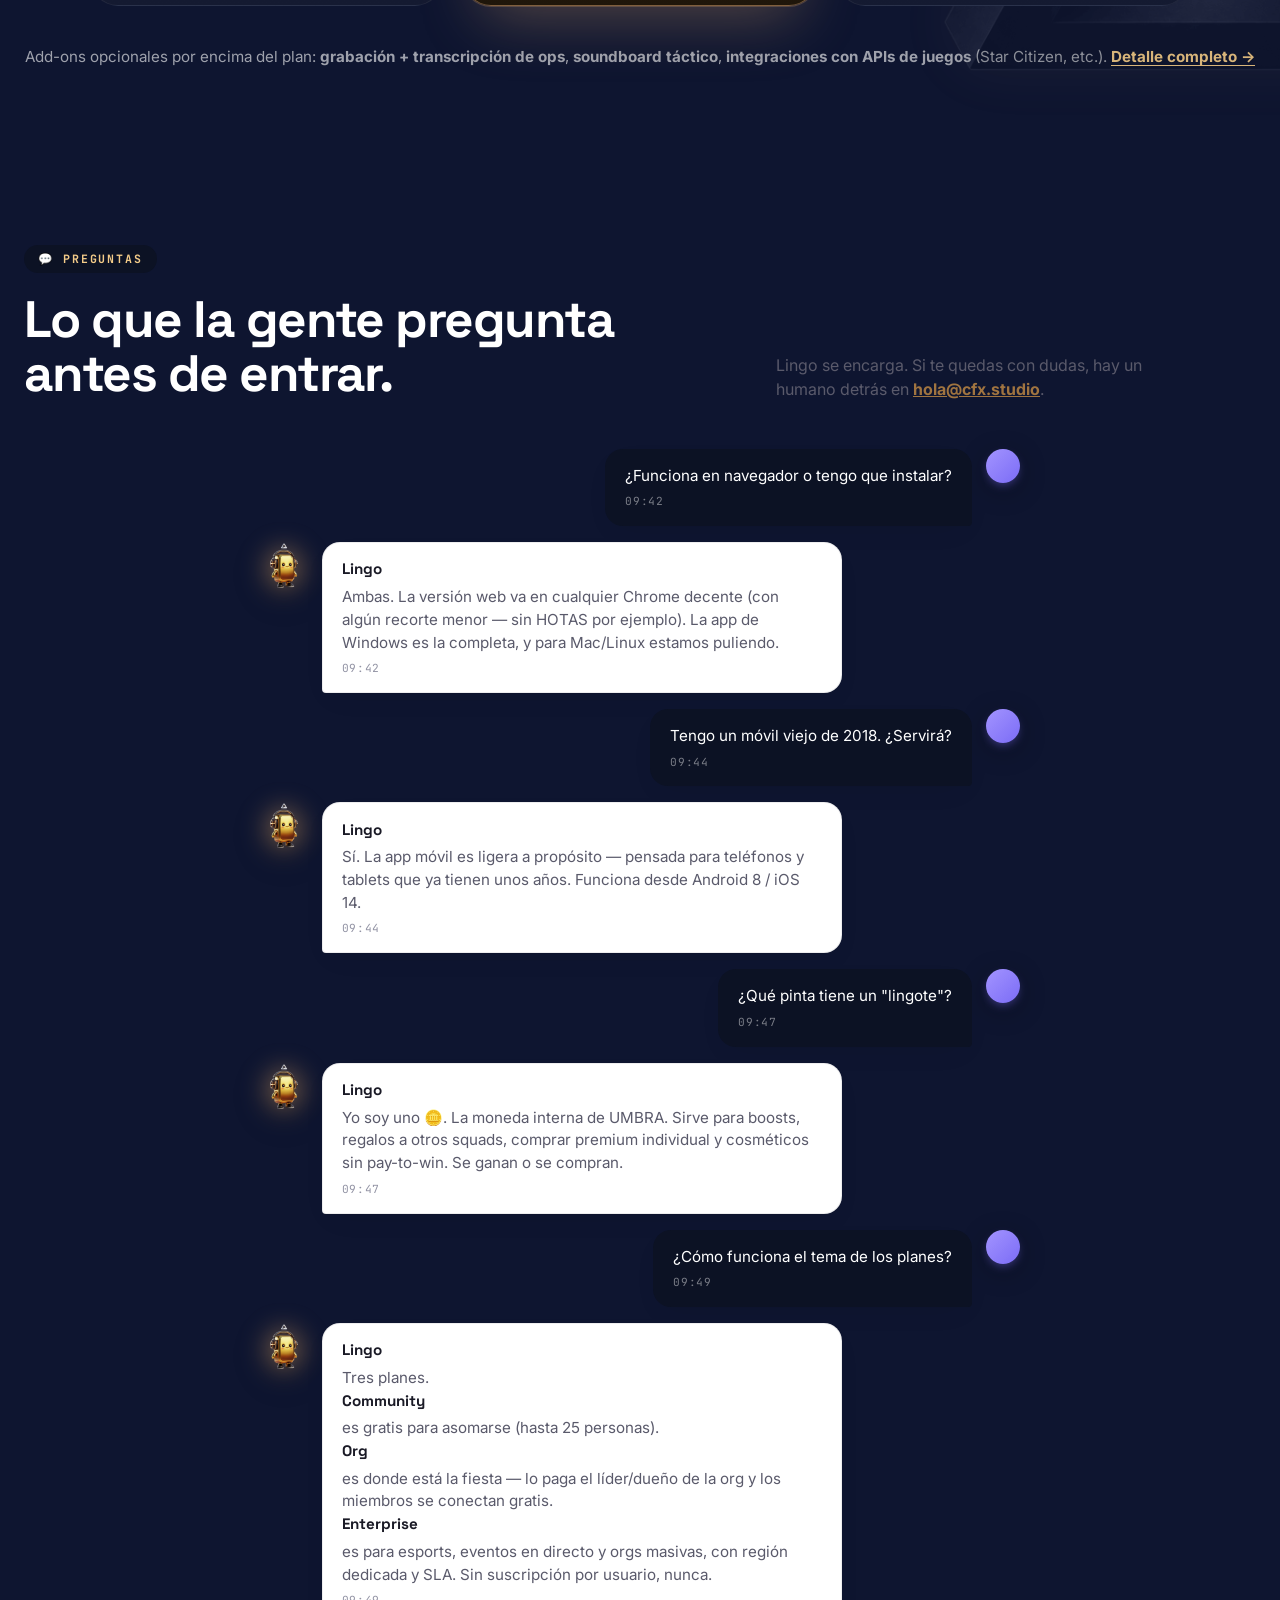
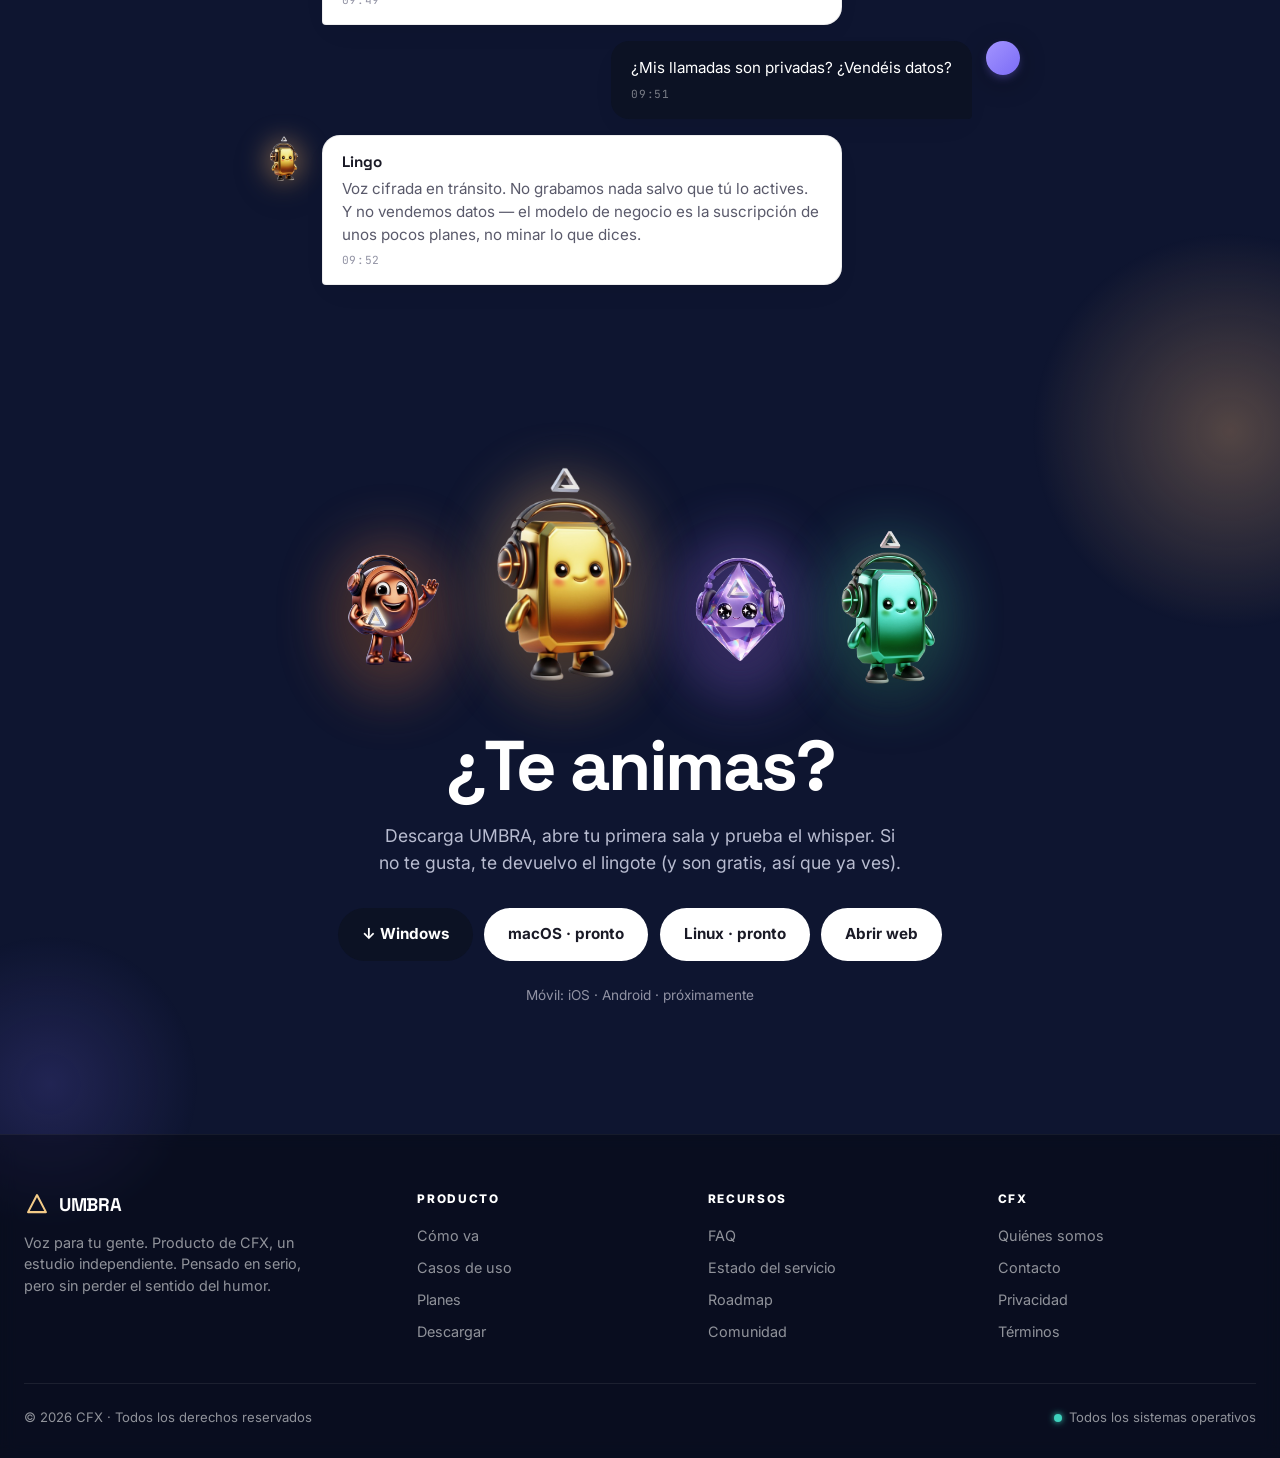
<file: prototipo-v2.html>
<!doctype html>
<html lang="es">
<head>
  <meta charset="utf-8" />
  <title>UMBRA · Tu voz, tu gente</title>
  <meta name="viewport" content="width=device-width, initial-scale=1" />
  <link rel="icon" href="assets/logo-triangle.png" />
  <style>
    @import url('https://fonts.googleapis.com/css2?family=Inter:wght@400;500;600;700;800;900&family=Space+Grotesk:wght@500;600;700&family=JetBrains+Mono:wght@500;600;700&display=swap');

    *,*::before,*::after{box-sizing:border-box;margin:0;padding:0}

    :root{
      /* Paleta — base navy + tríada del ámbar (sage / lavender) + complementario (sky) */
      --ink:        #0c1224;     /* navy profundo (vault / footer) */
      --ink-2:      #131a32;
      --ink-3:      #1d2545;

      /* Fondos de sección (todos teñidos, ninguno crudo blanco) */
      --bg-sky:     #e3edf9;     /* complementario del ámbar - body / hero */
      --bg-sky-2:   #c8d8ee;
      --bg-warm:    #fbe9c8;     /* ámbar familia */
      --bg-warm-2:  #f5d488;
      --bg-sage:    #e0efe1;     /* tríada 1 — audiences */
      --bg-sage-2:  #b8dcc0;
      --bg-lila:    #ece5fa;     /* tríada 2 — faq */
      --bg-lila-2:  #c9b8f0;
      --bg-coral:   #ffd2bf;     /* acento split-complement */
      --bg-coral-2: #ff9b7a;
      --bg-mint:    #d8f5e8;
      --bg-rose:    #ffe3ec;

      /* Aliases legacy del proto v1 */
      --paper:      var(--bg-sky);
      --paper-2:    var(--bg-sky-2);
      --paper-warm: var(--bg-warm);
      --paper-mint: var(--bg-mint);
      --paper-lila: var(--bg-lila);
      --paper-rose: var(--bg-rose);

      --line:       rgba(26,26,38,0.08);
      --line-dark:  rgba(255,255,255,0.08);

      --text:       #1a1a26;
      --text-mid:   #5a5a6b;
      --text-mute:  #9293a4;

      /* Marca */
      --gold:       #d4a06a;
      --gold-hi:    #f4cc89;
      --gold-deep:  #a07440;
      --gold-shine: #ffeac1;

      /* Acentos vivos */
      --grape:      #7b6cf6;
      --mint:       #3ed1bd;
      --rose:       #ff6fa6;
      --sky:        #6cb4f6;
      --lemon:      #f7d36c;
      --tomato:     #ff7a5c;

      /* Sombra */
      --shadow-soft: 0 1px 0 rgba(0,0,0,0.02), 0 10px 30px -10px rgba(0,0,0,0.08);
      --shadow-pop:  0 1px 0 rgba(0,0,0,0.02), 0 30px 60px -20px rgba(0,0,0,0.18);
      --shadow-glow: 0 0 0 1px rgba(212,160,106,0.18), 0 30px 60px -20px rgba(212,160,106,0.45);

      /* Radios */
      --r-sm: 10px;
      --r:    18px;
      --r-lg: 28px;
      --r-xl: 36px;
      --r-pill: 999px;

      --container: 1280px;
    }

    body{
      font-family:'Inter',sans-serif;
      background:#0e1530;
      color:#f0f0f5;
      line-height:1.5;
      -webkit-font-smoothing:antialiased;
      overflow-x:hidden;
      position:relative;
    }
    body > *{position:relative;z-index:1}

    /* ═══════════════════════════════════════════════════════════
       UNIVERSE — fondo animado con capas reales
       - Stars: pinpricks blancos dispersos
       - Aurora: 2 conic gradients rotando lentos
       - Goo blobs: 5 manchas líquidas que se mezclan al tocarse
       - Penrose float: triángulos flotando con parallax
       ═══════════════════════════════════════════════════════════ */

    .universe{
      position:fixed;inset:0;z-index:0;
      overflow:hidden;pointer-events:none;
    }

    /* CAPA 1 — Gradiente base con depth */
    .universe::before{
      content:'';position:absolute;inset:0;
      background:
        radial-gradient(ellipse 100% 80% at 50% 0%, #1c2c54 0%, #0e1530 60%),
        radial-gradient(ellipse 80% 60% at 50% 100%, #1a2050 0%, #0a0f24 70%);
    }

    /* CAPA 2 — Aurora con conic gradients rotando */
    .aurora-a, .aurora-b{
      position:absolute;
      width:1400px;height:1400px;
      border-radius:50%;
      filter:blur(80px);
      opacity:0.55;mix-blend-mode:screen;
      will-change:transform;
    }
    .aurora-a{
      top:-30%;left:-15%;
      background:conic-gradient(
        from 0deg,
        rgba(212,160,106,0.65) 0deg,
        rgba(80,120,240,0.55) 90deg,
        rgba(180,80,220,0.50) 180deg,
        rgba(60,200,180,0.55) 270deg,
        rgba(212,160,106,0.65) 360deg
      );
      animation:auroraSpin 80s linear infinite;
    }
    .aurora-b{
      bottom:-30%;right:-20%;
      background:conic-gradient(
        from 180deg,
        rgba(255,150,90,0.45) 0deg,
        rgba(123,108,246,0.60) 120deg,
        rgba(80,200,255,0.45) 240deg,
        rgba(255,150,90,0.45) 360deg
      );
      animation:auroraSpin 110s linear infinite reverse;
    }
    @keyframes auroraSpin{to{transform:rotate(360deg)}}

    /* CAPA 3 — Stars (SVG noise inline como bg) */
    .universe-stars{
      position:absolute;inset:0;
      background-image:
        radial-gradient(1.5px 1.5px at 12% 18%, rgba(255,255,255,0.9), transparent),
        radial-gradient(1px 1px at 25% 7%, rgba(255,240,200,0.7), transparent),
        radial-gradient(1.5px 1.5px at 38% 22%, rgba(255,255,255,0.8), transparent),
        radial-gradient(1px 1px at 52% 12%, rgba(180,210,255,0.7), transparent),
        radial-gradient(2px 2px at 68% 24%, rgba(255,255,255,0.85), transparent),
        radial-gradient(1px 1px at 82% 9%, rgba(255,220,180,0.6), transparent),
        radial-gradient(1.5px 1.5px at 93% 19%, rgba(255,255,255,0.7), transparent),
        radial-gradient(1px 1px at 7% 35%, rgba(255,255,255,0.6), transparent),
        radial-gradient(2px 2px at 21% 42%, rgba(255,240,200,0.85), transparent),
        radial-gradient(1px 1px at 33% 38%, rgba(255,255,255,0.5), transparent),
        radial-gradient(1.5px 1.5px at 47% 47%, rgba(200,220,255,0.8), transparent),
        radial-gradient(1px 1px at 61% 41%, rgba(255,255,255,0.65), transparent),
        radial-gradient(2px 2px at 76% 50%, rgba(255,255,255,0.9), transparent),
        radial-gradient(1px 1px at 88% 38%, rgba(255,220,180,0.6), transparent),
        radial-gradient(1.5px 1.5px at 15% 62%, rgba(255,255,255,0.7), transparent),
        radial-gradient(1px 1px at 28% 70%, rgba(180,210,255,0.6), transparent),
        radial-gradient(2px 2px at 42% 58%, rgba(255,255,255,0.85), transparent),
        radial-gradient(1px 1px at 55% 67%, rgba(255,240,200,0.7), transparent),
        radial-gradient(1.5px 1.5px at 71% 72%, rgba(255,255,255,0.75), transparent),
        radial-gradient(1px 1px at 84% 64%, rgba(200,220,255,0.5), transparent),
        radial-gradient(1.5px 1.5px at 9% 85%, rgba(255,255,255,0.7), transparent),
        radial-gradient(2px 2px at 24% 92%, rgba(255,240,200,0.85), transparent),
        radial-gradient(1px 1px at 38% 88%, rgba(255,255,255,0.6), transparent),
        radial-gradient(1.5px 1.5px at 52% 95%, rgba(180,210,255,0.7), transparent),
        radial-gradient(1px 1px at 67% 87%, rgba(255,255,255,0.55), transparent),
        radial-gradient(2px 2px at 81% 93%, rgba(255,255,255,0.8), transparent),
        radial-gradient(1px 1px at 95% 84%, rgba(255,220,180,0.6), transparent);
      background-repeat:no-repeat;
      animation:starTwinkle 6s ease-in-out infinite;
    }
    @keyframes starTwinkle{0%,100%{opacity:0.85}50%{opacity:0.55}}

    /* CAPA 4 — Goo blobs líquidos */
    .universe-goo{
      position:absolute;inset:0;
      filter:url(#goo-filter);
      mix-blend-mode:screen;
      opacity:0.85;
    }
    .goo-blob{
      position:absolute;border-radius:50%;
      filter:blur(2px);
    }
    .gb-1{
      width:380px;height:380px;
      background:radial-gradient(circle,rgba(212,160,106,0.85),rgba(212,160,106,0.3) 60%,transparent 80%);
      top:15%;left:10%;
      animation:blobDrift1 28s ease-in-out infinite;
    }
    .gb-2{
      width:420px;height:420px;
      background:radial-gradient(circle,rgba(123,108,246,0.85),rgba(123,108,246,0.3) 60%,transparent 80%);
      top:30%;right:5%;
      animation:blobDrift2 36s ease-in-out infinite;
    }
    .gb-3{
      width:340px;height:340px;
      background:radial-gradient(circle,rgba(62,209,189,0.80),rgba(62,209,189,0.25) 60%,transparent 80%);
      bottom:25%;left:25%;
      animation:blobDrift3 32s ease-in-out infinite;
    }
    .gb-4{
      width:380px;height:380px;
      background:radial-gradient(circle,rgba(255,122,92,0.75),rgba(255,122,92,0.25) 60%,transparent 80%);
      bottom:10%;right:20%;
      animation:blobDrift4 40s ease-in-out infinite;
    }
    .gb-5{
      width:300px;height:300px;
      background:radial-gradient(circle,rgba(247,211,108,0.85),rgba(247,211,108,0.3) 60%,transparent 80%);
      top:55%;left:45%;
      animation:blobDrift5 30s ease-in-out infinite;
    }
    @keyframes blobDrift1{
      0%,100%{transform:translate(0,0) scale(1)}
      25%{transform:translate(120px,80px) scale(1.15)}
      50%{transform:translate(60px,-100px) scale(0.9)}
      75%{transform:translate(-80px,40px) scale(1.1)}
    }
    @keyframes blobDrift2{
      0%,100%{transform:translate(0,0) scale(1)}
      33%{transform:translate(-150px,90px) scale(1.1)}
      66%{transform:translate(100px,-70px) scale(0.92)}
    }
    @keyframes blobDrift3{
      0%,100%{transform:translate(0,0) scale(1)}
      30%{transform:translate(140px,-60px) scale(1.18)}
      60%{transform:translate(-70px,80px) scale(0.95)}
    }
    @keyframes blobDrift4{
      0%,100%{transform:translate(0,0) scale(1)}
      35%{transform:translate(-100px,-80px) scale(1.05)}
      70%{transform:translate(80px,60px) scale(1.15)}
    }
    @keyframes blobDrift5{
      0%,100%{transform:translate(0,0) scale(1)}
      40%{transform:translate(-130px,70px) scale(1.2)}
      80%{transform:translate(110px,-40px) scale(0.88)}
    }

    /* CAPA 5 — Penrose triangles flotantes parallax */
    .universe-penrose{
      position:absolute;
      opacity:0.10;
      filter:drop-shadow(0 0 20px rgba(212,160,106,0.6));
      will-change:transform;
    }
    .universe-penrose img{width:100%;height:100%;object-fit:contain}
    .up-1{top:12%;left:8%;width:90px;height:90px;animation:penFloat1 22s ease-in-out infinite}
    .up-2{top:30%;right:12%;width:140px;height:140px;animation:penFloat2 28s ease-in-out infinite,penSpin 90s linear infinite}
    .up-3{top:60%;left:18%;width:110px;height:110px;animation:penFloat3 26s ease-in-out infinite,penSpin 120s linear infinite reverse}
    .up-4{bottom:15%;right:8%;width:160px;height:160px;animation:penFloat4 32s ease-in-out infinite,penSpin 100s linear infinite}
    .up-5{top:45%;left:48%;width:80px;height:80px;animation:penFloat5 24s ease-in-out infinite,penSpin 80s linear infinite reverse;opacity:0.06}
    @keyframes penFloat1{0%,100%{transform:translate(0,0)}50%{transform:translate(40px,-30px)}}
    @keyframes penFloat2{0%,100%{transform:translate(0,0)}50%{transform:translate(-30px,40px)}}
    @keyframes penFloat3{0%,100%{transform:translate(0,0)}50%{transform:translate(50px,30px)}}
    @keyframes penFloat4{0%,100%{transform:translate(0,0)}50%{transform:translate(-40px,-40px)}}
    @keyframes penFloat5{0%,100%{transform:translate(0,0)}50%{transform:translate(20px,-20px)}}
    @keyframes penSpin{to{transform:rotate(360deg)}}
    /* Combinar float + spin: usamos doble animación encadenada — la rotación va en el img dentro */
    .universe-penrose.up-2 img,
    .universe-penrose.up-3 img,
    .universe-penrose.up-4 img,
    .universe-penrose.up-5 img{
      animation:penSpinImg 100s linear infinite;
    }
    .universe-penrose.up-3 img{animation-direction:reverse;animation-duration:120s}
    .universe-penrose.up-4 img{animation-duration:80s}
    .universe-penrose.up-5 img{animation-duration:60s;animation-direction:reverse}
    @keyframes penSpinImg{to{transform:rotate(360deg)}}

    /* CAPA 6 — Grain ligero para suavizar el bandeo */
    .universe-grain{
      position:absolute;inset:0;
      opacity:0.04;mix-blend-mode:overlay;
      background-image:url("data:image/svg+xml;utf8,<svg xmlns='http://www.w3.org/2000/svg' width='160' height='160'><filter id='n'><feTurbulence type='fractalNoise' baseFrequency='0.9' numOctaves='2' seed='5'/><feColorMatrix values='0 0 0 0 1  0 0 0 0 1  0 0 0 0 1  0 0 0 1 0'/></filter><rect width='100%' height='100%' filter='url(%23n)'/></svg>");
    }

    /* Texto sobre fondo azul oscuro: claro */
    section{color:#e8e8f0}
    section h1, section h2, section h3, section h4, section h5, section h6{color:#fff}
    section p:not([class]){color:#b8bcd0}

    /* Cards con bg propio claro: forzamos texto oscuro dentro */
    .c-hero{color:#1a1a26}
    .c-hero h1{color:#1a1a26}
    .c-hero .sub{color:#4a4458}
    .c-devices{color:#3a1a0d}
    .c-devices h3{color:#3a1a0d}
    .c-lingote h3{color:#3a2418}
    .c-lingote p{color:rgba(58,36,24,0.7)}
    .c-audiences{color:#0a3f2c}
    .story-item{color:#1a1a26}
    .story-item h5{color:#1a1a26}
    .story-item p{color:#5a5a6b}
    .orbit-item{color:#1a1a26}
    .orbit-item h6{color:#1a1a26}
    .orbit-item p{color:#5a5a6b}
    .bubble:not(.you){color:#5a5a6b}
    .bubble:not(.you) strong{color:#1a1a26}
    a{color:inherit;text-decoration:none}
    ul{list-style:none}
    button{font:inherit;cursor:pointer;border:none;background:none;color:inherit}
    img{max-width:100%;display:block}

    /* ─────────────────────────────────────────────────────────────
       NAV — cápsula flotante minimal
       ──────────────────────────────────────────────────────────── */
    .nav{
      position:fixed;top:1rem;left:50%;transform:translateX(-50%);
      z-index:100;width:calc(100% - 2rem);max-width:var(--container);
      display:flex;align-items:center;justify-content:space-between;
      padding:0.5rem 0.6rem 0.5rem 1.4rem;
      background:rgba(14,14,20,0.85);
      backdrop-filter:blur(14px);-webkit-backdrop-filter:blur(14px);
      border:1px solid rgba(255,255,255,0.06);
      border-radius:var(--r-pill);
      color:#fff;
    }
    .nav-logo{display:flex;align-items:center;gap:0.55rem;font-family:'Space Grotesk',sans-serif;font-weight:700;letter-spacing:-0.015em}
    .nav-logo svg{width:26px;height:26px}
    .nav-links{display:none;gap:0.25rem}
    @media(min-width:980px){.nav-links{display:flex}}
    .nav-links a{padding:0.4rem 0.9rem;font-size:0.9rem;color:rgba(255,255,255,0.7);border-radius:var(--r-pill);transition:background 180ms,color 180ms}
    .nav-links a:hover{background:rgba(255,255,255,0.08);color:#fff}
    .nav-cta{
      padding:0.55rem 1.1rem;border-radius:var(--r-pill);
      background:var(--gold);color:#1a1208;font-weight:700;font-size:0.88rem;
      transition:transform 180ms,background 180ms;
      display:inline-flex;align-items:center;gap:0.35rem;
    }
    .nav-cta:hover{background:var(--gold-hi);transform:translateY(-1px)}

    /* ─────────────────────────────────────────────────────────────
       HERO BENTO — primera pantalla con grid asimétrico
       ──────────────────────────────────────────────────────────── */
    .hero{
      padding:5.5rem 1rem 2rem;
      background:transparent;
      min-height:100vh;
      display:flex;align-items:center;
    }
    .bento{
      max-width:var(--container);margin:0 auto;width:100%;
      display:grid;
      grid-template-columns:repeat(12, 1fr);
      grid-auto-rows:minmax(110px, auto);
      gap:0.85rem;
    }
    @media(max-width:880px){
      .bento{grid-template-columns:repeat(6,1fr);grid-auto-rows:minmax(90px,auto)}
    }
    .card{
      position:relative;overflow:hidden;
      border-radius:var(--r-lg);
      padding:1.5rem;
      background:#fff;border:1px solid var(--line);
      box-shadow:var(--shadow-soft);
      transition:transform 260ms cubic-bezier(0.2,0.7,0.3,1), box-shadow 260ms;
    }
    .card:hover{transform:translateY(-3px);box-shadow:var(--shadow-pop)}

    .c-hero        { grid-column: span 7; grid-row: span 4; padding:2.5rem; background:linear-gradient(155deg, #f4f8fd 0%, var(--bg-sky-2) 100%); position:relative; }
    .c-devices     { grid-column: span 5; grid-row: span 2; background:linear-gradient(155deg,var(--bg-coral) 0%,var(--bg-coral-2) 100%);color:#3a1a0d}
    .c-lingote     { grid-column: span 3; grid-row: span 2; background:linear-gradient(155deg,var(--bg-warm),var(--bg-warm-2)); display:flex;flex-direction:column;justify-content:space-between; padding:1.5rem; }
    .c-mascot      { grid-column: span 2; grid-row: span 2; background:linear-gradient(155deg,#3a2418 0%,#1f160a 60%,#2a1c0e 100%);color:#fff; display:flex;flex-direction:column;align-items:center;justify-content:center;text-align:center;padding-top:3rem;overflow:visible;border:1px solid rgba(212,160,106,0.25);box-shadow:0 18px 40px -12px rgba(212,160,106,0.20), var(--shadow-soft)}
    .c-mascot .lingo{margin-top:0.5rem}
    .mascot-trio{display:flex;align-items:flex-end;justify-content:center;gap:0.5rem;margin:0.5rem 0;min-height:150px}
    .c-audiences   { grid-column: span 12; grid-row: span 1; background:linear-gradient(135deg,var(--bg-sage),var(--bg-sage-2));color:#0a3f2c;display:flex;align-items:center;gap:0.55rem;flex-wrap:wrap;padding:1rem 1.5rem}

    @media(max-width:1100px){
      .c-hero{grid-column:span 12}
      .c-devices{grid-column:span 7}
      .c-lingote{grid-column:span 5}
      .c-mascot{grid-column:span 12;grid-row:span 1;flex-direction:row;justify-content:space-around;padding:1rem 1.5rem}
      .c-mascot .lingo{margin:0}
      .c-audiences{grid-column:span 12}
    }
    @media(max-width:880px){
      .c-hero{grid-column:span 6;grid-row:span 3;padding:1.75rem}
      .c-devices{grid-column:span 6;grid-row:span 2}
      .c-lingote{grid-column:span 3;grid-row:span 2}
      .c-mascot{grid-column:span 3;grid-row:span 2;flex-direction:column;padding:1.5rem}
      .c-audiences{grid-column:span 6}
    }

    /* Hero card */
    .c-hero > *{position:relative;z-index:1}
    .hero-penrose{
      position:absolute;
      top:-30px;right:-50px;
      width:340px;height:340px;
      z-index:0;
      pointer-events:none;
      opacity:0.85;
      animation:penroseSpin 80s linear infinite;
      filter:drop-shadow(0 30px 60px rgba(212,160,106,0.35)) drop-shadow(0 0 40px rgba(212,160,106,0.25));
    }
    .hero-penrose img{width:100%;height:100%;object-fit:contain}
    @media(max-width:880px){
      .hero-penrose{width:220px;height:220px;top:-20px;right:-30px;opacity:0.6}
    }
    @keyframes penroseSpin{to{transform:rotate(360deg)}}

    .c-hero h1{
      font-family:'Space Grotesk',sans-serif;
      font-size:clamp(2.4rem, 5.5vw, 4.5rem);
      font-weight:800;letter-spacing:-0.04em;line-height:0.98;
      margin-bottom:1rem;
    }
    .c-hero h1 .ink-blob{
      position:relative;display:inline-block;padding:0.05em 0.25em 0.1em;
      background:var(--ink);color:var(--gold-hi);
      border-radius:14px;
      transform:rotate(-2deg);
      box-shadow:0 6px 0 rgba(0,0,0,0.04);
    }
    .c-hero .sub{font-size:1.06rem;color:var(--text-mid);max-width:46ch;margin-bottom:1.5rem}
    .c-hero .row{display:flex;flex-wrap:wrap;gap:0.65rem;margin-bottom:1.25rem}

    .btn{
      display:inline-flex;align-items:center;gap:0.5rem;
      padding:0.95rem 1.5rem;border-radius:var(--r-pill);font-weight:700;font-size:0.95rem;
      transition:transform 180ms, background 180ms, box-shadow 180ms;
      white-space:nowrap;
    }
    .btn-gold{background:var(--gold);color:#1a1208;box-shadow:0 0 0 1px rgba(212,160,106,0.25), 0 12px 28px -10px rgba(212,160,106,0.5)}
    .btn-gold:hover{background:var(--gold-hi);transform:translateY(-2px);box-shadow:0 0 0 1px rgba(212,160,106,0.4), 0 16px 36px -8px rgba(212,160,106,0.6)}
    .btn-ink{background:var(--ink);color:#fff}
    .btn-ink:hover{background:#000;transform:translateY(-2px)}
    .btn-ghost{background:transparent;color:var(--text);border:1.5px solid rgba(0,0,0,0.12)}
    .btn-ghost:hover{border-color:var(--ink);transform:translateY(-2px)}
    .btn-light{background:#fff;color:var(--text)}
    .btn-light:hover{transform:translateY(-2px);box-shadow:0 12px 24px -8px rgba(0,0,0,0.18)}

    .meta-tags{display:flex;flex-wrap:wrap;gap:0.4rem;font-family:'JetBrains Mono',monospace;font-size:0.72rem;color:var(--text-mid)}
    .meta-tags span{display:inline-flex;align-items:center;gap:0.35rem;padding:0.3rem 0.7rem;background:rgba(0,0,0,0.04);border-radius:var(--r-pill)}
    .meta-tags .ok::before{content:"✓";color:var(--mint);font-weight:900}

    /* Devices card — móvil con UMBRA dentro (CORAL) */
    .c-devices{padding:1.5rem 1.5rem 1rem;display:flex;align-items:stretch;justify-content:space-between;gap:1rem;color:#3a1a0d;position:relative;overflow:hidden}
    .c-devices .label{font-family:'Inter',sans-serif;font-size:0.78rem;font-weight:700;color:#b6371a;margin-bottom:0.4rem}
    .c-devices-text{display:flex;flex-direction:column;justify-content:space-between;flex:1}
    .c-devices h3{font-family:'Space Grotesk',sans-serif;font-weight:700;font-size:1.45rem;letter-spacing:-0.02em;margin-bottom:0.4rem;line-height:1.1}
    .c-devices p{font-size:0.88rem;color:rgba(58,26,13,0.72);max-width:30ch}
    .c-devices .badges{display:flex;flex-wrap:wrap;gap:0.35rem;margin-top:0.65rem}
    .c-devices .badges span{padding:0.22rem 0.55rem;background:rgba(255,255,255,0.55);border-radius:999px;font-size:0.7rem;font-weight:700;color:#7a2a14}

    /* Móvil mockup con UMBRA running */
    .phone-mock{
      flex-shrink:0;width:148px;height:240px;
      background:#1a1a26;border:3px solid #0e0e14;border-radius:22px;
      padding:6px;position:relative;
      box-shadow:0 20px 40px -10px rgba(0,0,0,0.4),inset 0 0 0 1px rgba(255,255,255,0.05);
      transform:rotate(4deg);
    }
    .phone-mock::before{
      content:'';position:absolute;top:8px;left:50%;transform:translateX(-50%);
      width:36px;height:14px;background:#0e0e14;border-radius:0 0 10px 10px;
    }
    .phone-screen{
      width:100%;height:100%;background:linear-gradient(180deg,#161620 0%,#0e0e14 100%);
      border-radius:16px;overflow:hidden;
      padding:18px 8px 8px;display:flex;flex-direction:column;gap:5px;
    }
    .pm-top{display:flex;align-items:center;justify-content:space-between;padding:2px 4px;font-family:'JetBrains Mono',monospace;font-size:6px;color:rgba(255,255,255,0.55);letter-spacing:0.08em}
    .pm-title{display:flex;align-items:center;gap:4px;padding:0 4px}
    .pm-title img{width:14px;height:14px}
    .pm-title span{font-family:'Space Grotesk',sans-serif;font-size:9px;font-weight:800;color:#fff;letter-spacing:-0.01em}
    .pm-title .av{margin-left:auto;width:14px;height:14px;border-radius:50%;background:linear-gradient(135deg,var(--gold-hi),var(--gold-deep))}
    .pm-section{font-size:6px;color:rgba(255,255,255,0.45);text-transform:uppercase;letter-spacing:0.12em;padding:3px 4px 0;font-weight:700}
    .pm-room{
      display:flex;align-items:center;gap:4px;padding:5px 6px;
      background:rgba(255,255,255,0.05);border-radius:8px;
    }
    .pm-room.active{background:rgba(212,160,106,0.18);box-shadow:inset 0 0 0 1px rgba(212,160,106,0.4)}
    .pm-room .dot{width:5px;height:5px;border-radius:50%;flex-shrink:0}
    .pm-room .dot.teal{background:#3ed1bd;box-shadow:0 0 4px #3ed1bd}
    .pm-room .dot.amber{background:var(--gold);box-shadow:0 0 4px var(--gold)}
    .pm-room .dot.mute{background:#3a3a48}
    .pm-room .name{font-size:7.5px;font-weight:600;color:#fff;flex:1}
    .pm-room .num{font-size:5.5px;color:rgba(255,255,255,0.5);font-family:'JetBrains Mono',monospace;font-weight:600}
    .pm-avs{display:flex;gap:1px}
    .pm-avs span{width:9px;height:9px;border-radius:50%;border:1.2px solid #161620;display:inline-block}
    .pm-whisper-tag{
      position:absolute;top:60px;right:-12px;
      padding:3px 7px;background:var(--gold);color:#1a1208;
      font-family:'Space Grotesk',sans-serif;font-size:6.5px;font-weight:800;
      border-radius:999px;letter-spacing:0.04em;
      box-shadow:0 4px 8px rgba(212,160,106,0.5);
      transform:rotate(-6deg);
    }
    .pm-bot{
      margin-top:auto;display:flex;align-items:center;justify-content:space-around;
      padding:4px 0 2px;border-top:1px solid rgba(255,255,255,0.06);
    }
    .pm-bot .tab{width:14px;height:14px;border-radius:5px;background:rgba(255,255,255,0.06)}
    .pm-bot .tab.on{background:var(--gold);box-shadow:0 0 8px rgba(212,160,106,0.4)}

    @media(max-width:560px){
      .phone-mock{width:120px;height:200px}
    }

    /* Lingote card */
    .c-lingote .label{font-family:'Inter',sans-serif;font-size:0.78rem;font-weight:700;color:var(--gold-deep)}
    .c-lingote h3{font-family:'Space Grotesk',sans-serif;font-weight:800;font-size:1.4rem;letter-spacing:-0.02em;color:var(--text);line-height:1.1;margin:0.4rem 0}
    .c-lingote p{font-size:0.85rem;color:var(--text-mid)}
    .lingote-stack{position:absolute;right:-10px;bottom:-10px;width:170px;height:130px;transform:rotate(-12deg)}
    .lingote{position:absolute;width:140px;height:54px;border-radius:6px;background:linear-gradient(180deg,var(--gold-shine) 0%, var(--gold-hi) 30%, var(--gold) 60%, var(--gold-deep) 100%);box-shadow:0 8px 20px -4px rgba(160,116,64,0.5), inset 0 -3px 0 rgba(0,0,0,0.12), inset 0 2px 0 rgba(255,255,255,0.4);transform-style:preserve-3d}
    .lingote::before{content:'';position:absolute;top:5px;left:50%;transform:translateX(-50%);width:32px;height:18px;border-radius:5px;background:rgba(0,0,0,0.08)}
    .lingote::after{content:'';position:absolute;top:5px;left:50%;transform:translateX(-50%);width:32px;height:18px;background-image:url("assets/logo-triangle.png");background-size:18px 18px;background-position:center;background-repeat:no-repeat;opacity:0.7;filter:brightness(0.4) sepia(1) saturate(3) hue-rotate(-12deg)}
    .lingote.l1{bottom:0;left:0;z-index:3}
    .lingote.l2{bottom:24px;left:14px;z-index:2;opacity:0.85}
    .lingote.l3{bottom:48px;left:28px;z-index:1;opacity:0.7;width:120px;height:46px}

    /* Mascot card — Lingo */
    .c-mascot .label{font-family:'Inter',sans-serif;font-size:0.78rem;font-weight:700;color:var(--gold-hi);opacity:0.85;margin-bottom:0.8rem}
    .c-mascot h4{font-family:'Space Grotesk',sans-serif;font-weight:800;font-size:1.05rem;letter-spacing:0.02em;color:#fff;margin-top:0.7rem}
    .c-mascot p{font-size:0.8rem;color:rgba(255,255,255,0.55);margin-top:0.25rem}

    /* ═══════════════════════════════════════════════════════════
       MASCOTAS v3 — PNGs generadas con IA (Krea)
       Lingo, Pip, Gemmi (Stash temporalmente como Lingo grande)
       ═══════════════════════════════════════════════════════════ */
    .mascot-img{
      display:inline-block;position:relative;
      animation:beingBob 5s ease-in-out infinite;
      will-change:transform;
    }
    .mascot-img img{
      width:100%;height:100%;display:block;
      object-fit:contain;
      filter:drop-shadow(0 14px 28px rgba(0,0,0,0.45));
    }
    /* Halo de color detrás de cada mascota */
    .mascot-img::before{
      content:'';position:absolute;
      inset:10% 10% 0 10%;z-index:-1;
      border-radius:50%;
      filter:blur(32px);
      animation:beingPulse 3.5s ease-in-out infinite;
      pointer-events:none;
      opacity:0.85;
    }
    .mascot-img.halo-gold::before{background:rgba(212,160,106,0.65)}
    .mascot-img.halo-copper::before{background:rgba(220,130,80,0.55)}
    .mascot-img.halo-crystal::before{background:rgba(150,110,240,0.60)}
    .mascot-img.halo-mint::before{background:rgba(80,210,180,0.55)}

    /* Tamaños — width + height para que el contain funcione bien */
    .mascot-xl{width:240px;height:300px}
    .mascot-l{width:180px;height:230px}
    .mascot-m{width:130px;height:165px}
    .mascot-s{width:100px;height:130px}
    .mascot-xs{width:75px;height:95px}

    /* Stash temporal: Lingo con hue shift hacia menta/teal */
    .mascot-img.as-stash img{
      filter:drop-shadow(0 14px 28px rgba(0,0,0,0.45)) hue-rotate(110deg) saturate(0.85);
    }

    /* === Legacy v2 (Penrose Beings) — ocultar todo === */
    .being{display:none !important}

    /* ═══════════════════════════════════════════════════════════
       PENROSE BEINGS legacy v2 (oculto)
       ═══════════════════════════════════════════════════════════ */

    .being{
      position:relative;
      display:inline-block;
      animation:beingBob 5s ease-in-out infinite;
    }
    .being-l{width:160px;height:160px}
    .being-m{width:120px;height:120px}
    .being-s{width:90px;height:90px}

    .being .form{
      width:100%;height:100%;display:block;
    }
    .being .glow{
      position:absolute;inset:-20%;z-index:-1;
      border-radius:50%;
      opacity:0.7;
      animation:beingPulse 3.5s ease-in-out infinite;
    }
    /* Cara — eye-l, eye-r, smile como children */
    .being .eye{
      position:absolute;border-radius:50%;z-index:3;
      background:
        radial-gradient(circle at 30% 26%, #fff 0%, #fff 24%, transparent 26%),
        radial-gradient(circle at 50% 55%, #1a1a22 0%, #0a0a14 100%);
      box-shadow:0 2px 0 rgba(0,0,0,0.35), inset -1px 1px 1px rgba(255,255,255,0.1);
    }
    .being-l .eye{width:22px;height:22px}
    .being-m .eye{width:17px;height:17px}
    .being-s .eye{width:13px;height:13px}
    .being .eye.left{left:32%}
    .being .eye.right{right:32%}
    .being-l .eye.left{bottom:30%}
    .being-l .eye.right{bottom:30%}
    .being-m .eye{bottom:28%}
    .being-s .eye{bottom:26%}

    .being .smile{
      position:absolute;left:50%;transform:translateX(-50%);z-index:3;
      border-bottom:3px solid #1a1a22;
      border-radius:0 0 30px 30px;
    }
    .being-l .smile{bottom:18%;width:30px;height:12px}
    .being-m .smile{bottom:17%;width:22px;height:10px;border-bottom-width:2.5px}
    .being-s .smile{bottom:16%;width:16px;height:7px;border-bottom-width:2px}

    .being .blush{
      position:absolute;border-radius:50%;z-index:3;
      background:radial-gradient(ellipse,rgba(255,111,166,0.7),rgba(255,111,166,0.25) 60%,transparent);
    }
    .being-l .blush{width:14px;height:8px;bottom:22%}
    .being-m .blush{width:11px;height:6px;bottom:20%}
    .being-s .blush{width:8px;height:4px;bottom:19%}
    .being .blush.left{left:22%}
    .being .blush.right{right:22%}

    /* Variantes de color via filter aplicado al form (la PNG silver) */
    /* Lingo — dorado */
    .being-gold .form{
      filter:sepia(1) saturate(3.5) hue-rotate(-15deg) brightness(1.15)
             drop-shadow(0 12px 24px rgba(212,160,106,0.55));
    }
    .being-gold .glow{
      background:radial-gradient(circle,rgba(212,160,106,0.5) 0%,transparent 60%);
    }

    /* Pip — cobre/bronce más oscuro */
    .being-copper .form{
      filter:sepia(1) saturate(2.4) hue-rotate(-32deg) brightness(0.92)
             drop-shadow(0 10px 20px rgba(184,114,72,0.55));
    }
    .being-copper .glow{
      background:radial-gradient(circle,rgba(255,140,90,0.4) 0%,transparent 60%);
    }

    /* Gemmi — cristal lila/púrpura */
    .being-crystal .form{
      filter:sepia(0.5) saturate(2.5) hue-rotate(225deg) brightness(1.1)
             drop-shadow(0 12px 24px rgba(123,108,246,0.55));
    }
    .being-crystal .glow{
      background:radial-gradient(circle,rgba(140,120,255,0.5) 0%,transparent 60%);
    }

    /* Stash — verde menta (más friendly, fresco) */
    .being-mint .form{
      filter:sepia(0.4) saturate(2.2) hue-rotate(120deg) brightness(1.05)
             drop-shadow(0 12px 24px rgba(62,209,189,0.5));
    }
    .being-mint .glow{
      background:radial-gradient(circle,rgba(80,220,200,0.45) 0%,transparent 60%);
    }

    /* Animaciones */
    @keyframes beingBob{
      0%,100%{transform:translateY(0) rotate(-3deg)}
      45%{transform:translateY(-10px) rotate(0deg)}
      50%{transform:translateY(-12px) rotate(3deg)}
      55%{transform:translateY(-10px) rotate(2deg)}
    }
    @keyframes beingPulse{
      0%,100%{opacity:0.55;transform:scale(1)}
      50%{opacity:0.85;transform:scale(1.12)}
    }

    /* === MASCOTAS legacy v1 — siguen disponibles pero ocultas
           para evitar mezclas mientras hacemos el switch === */
    .lingo, .pip:not(.being), .gemmi:not(.being), .stash:not(.being){
      display:none !important;
    }

    /* Lingo — el lingote dorado (más 3D) */
    .lingo{
      width:106px;height:74px;border-radius:14px;
      position:relative;
      background:
        radial-gradient(ellipse 65% 45% at 32% 22%, rgba(255,245,210,0.85) 0%, transparent 55%),
        linear-gradient(180deg,var(--gold-shine) 0%, var(--gold-hi) 28%, var(--gold) 62%, var(--gold-deep) 100%);
      box-shadow:
        0 18px 36px -8px rgba(160,116,64,0.55),
        0 8px 14px -4px rgba(0,0,0,0.35),
        inset 0 -6px 0 rgba(0,0,0,0.22),
        inset 0 3px 0 rgba(255,255,255,0.6),
        inset 4px 0 0 rgba(255,255,255,0.20),
        inset -4px 0 0 rgba(0,0,0,0.14);
      animation:bob 4s ease-in-out infinite;
    }
    .lingo::before, .lingo::after{
      /* Ojos */
      content:'';position:absolute;top:18px;width:20px;height:20px;border-radius:50%;
      background:
        radial-gradient(circle at 30% 26%, #fff 0%, #fff 22%, transparent 24%),
        radial-gradient(circle at 50% 50%, #232333 0%, #0e0e18 100%);
      box-shadow:inset -1px 1.5px 1px rgba(255,255,255,0.08), 0 1.5px 0 rgba(0,0,0,0.25);
    }
    .lingo::before{left:22px}
    .lingo::after{right:22px}
    .lingo .smile{
      position:absolute;bottom:12px;left:50%;transform:translateX(-50%);
      width:32px;height:14px;
      border-bottom:3px solid #1a1a22;
      border-radius:0 0 30px 30px;
    }
    .lingo .blush-l, .lingo .blush-r{
      position:absolute;bottom:16px;width:14px;height:8px;border-radius:50%;
      background:radial-gradient(ellipse,rgba(255,111,166,0.75),rgba(255,111,166,0.3) 65%,transparent);
    }
    .lingo .blush-l{left:12px}
    .lingo .blush-r{right:12px}
    .lingo .crown{
      position:absolute;top:-52px;left:50%;transform:translateX(-50%);
      width:62px;height:56px;
      filter:drop-shadow(0 6px 14px rgba(160,116,64,0.55)) drop-shadow(0 0 20px rgba(212,160,106,0.4));
      animation:crownFloat 3s ease-in-out infinite;
    }
    @keyframes bob{
      0%,100%{transform:translateY(0) rotate(-3deg) scaleY(1) scaleX(1)}
      45%{transform:translateY(-9px) rotate(0deg) scaleY(1.03) scaleX(0.98)}
      50%{transform:translateY(-10px) rotate(3deg) scaleY(0.98) scaleX(1.02)}
      55%{transform:translateY(-9px) rotate(2deg) scaleY(1.02) scaleX(0.99)}
    }
    @keyframes crownFloat{0%,100%{transform:translateX(-50%) translateY(0) rotate(-6deg)}50%{transform:translateX(-50%) translateY(-4px) rotate(6deg)}}

    /* Audiences card (sage/triadic verde) */
    .c-audiences .label{font-family:'Inter',sans-serif;font-size:0.78rem;font-weight:700;color:#0a4f3d;margin-right:0.4rem}
    .pill{padding:0.4rem 0.85rem;background:#fff;border:1.5px solid rgba(10,46,35,0.10);border-radius:var(--r-pill);font-size:0.86rem;font-weight:600;display:inline-flex;align-items:center;gap:0.4rem;transition:transform 180ms}
    .pill:hover{transform:translateY(-2px)}
    .pill .e{font-size:1rem}

    /* ─────────────────────────────────────────────────────────────
       SHOWCASE — escritorio gigante mostrando UMBRA con mascotas
       flotando alrededor (la pieza visual "de un vistazo")
       ──────────────────────────────────────────────────────────── */
    .showcase{
      padding:5rem 1.5rem 6rem;
      position:relative;
      perspective:1400px;
    }
    .showcase-head{max-width:780px;margin:0 auto 3rem;text-align:center}
    .showcase-head h2{font-family:'Space Grotesk',sans-serif;font-size:clamp(2.2rem,5vw,3.6rem);font-weight:800;letter-spacing:-0.035em;line-height:1.02;margin-bottom:1rem}
    .showcase-head h2 .gold{color:var(--gold-deep)}
    .showcase-head p{color:var(--text-mid);font-size:1.1rem;max-width:50ch;margin:0 auto}

    .showcase-stage{
      position:relative;max-width:1100px;margin:0 auto;
      min-height:560px;
      display:flex;align-items:center;justify-content:center;
    }

    /* Desktop mockup — ventana grande tilteada con UMBRA real dentro */
    .desktop{
      width:min(960px,95%);aspect-ratio:16/10;
      background:#0b0b14;
      border-radius:14px;
      border:1px solid rgba(255,255,255,0.08);
      box-shadow:
        0 60px 100px -30px rgba(0,0,0,0.6),
        0 30px 60px -20px rgba(212,160,106,0.20),
        inset 0 1px 0 rgba(255,255,255,0.06);
      transform:perspective(1800px) rotateY(-9deg) rotateX(4deg);
      transform-style:preserve-3d;
      overflow:hidden;
      position:relative;
      animation:desktopFloat 9s ease-in-out infinite;
    }
    @keyframes desktopFloat{
      0%,100%{transform:perspective(1800px) rotateY(-9deg) rotateX(4deg) translateY(0)}
      50%   {transform:perspective(1800px) rotateY(-7deg) rotateX(3deg) translateY(-10px)}
    }
    /* Watermark Penrose enorme detrás de la UI */
    .desktop::before{
      content:'';position:absolute;inset:0;z-index:0;pointer-events:none;
      background-image:url("assets/logo-triangle.png");
      background-size:80% auto;background-position:60% center;background-repeat:no-repeat;
      opacity:0.10;filter:blur(0.5px);
    }
    .desktop::after{
      content:'';position:absolute;inset:0;z-index:0;pointer-events:none;
      background:
        radial-gradient(ellipse 70% 40% at 60% 30%,rgba(212,160,106,0.18),transparent 65%),
        radial-gradient(ellipse 50% 30% at 30% 80%,rgba(123,108,246,0.12),transparent 70%);
    }

    /* Titlebar tipo Windows */
    .dt-titlebar{
      position:relative;z-index:2;
      height:30px;display:flex;align-items:center;justify-content:space-between;
      padding:0 0.6rem 0 0.8rem;
      background:rgba(0,0,0,0.45);
      border-bottom:1px solid rgba(255,255,255,0.05);
    }
    .dt-titlebar .t-left{display:flex;align-items:center;gap:0.5rem;font-size:0.72rem;color:rgba(255,255,255,0.7);font-weight:500}
    .dt-titlebar .t-left img{width:14px;height:14px}
    .dt-titlebar .t-ctrls{display:flex;gap:0;color:rgba(255,255,255,0.5);font-size:0.7rem}
    .dt-titlebar .t-ctrls span{width:30px;height:30px;display:grid;place-items:center}
    .dt-titlebar .t-ctrls span:hover{background:rgba(255,255,255,0.08)}
    .dt-titlebar .t-ctrls span:last-child:hover{background:#e81123;color:#fff}

    /* Body real de la app */
    .dt-body{position:relative;z-index:2;display:flex;height:calc(100% - 30px)}

    /* Rail vertical de orgs (izquierda estrecha) */
    .dt-orgs{
      width:54px;background:rgba(0,0,0,0.35);
      border-right:1px solid rgba(255,255,255,0.05);
      padding:0.7rem 0;
      display:flex;flex-direction:column;align-items:center;gap:0.45rem;
    }
    .dt-org{
      width:36px;height:36px;border-radius:10px;
      display:grid;place-items:center;
      font-family:'Space Grotesk',sans-serif;font-weight:800;font-size:0.78rem;
      color:rgba(255,255,255,0.85);
      transition:border-radius 180ms,transform 180ms;
      cursor:pointer;
    }
    .dt-org.active{
      border-radius:14px;
      background:rgba(212,160,106,0.15);
      box-shadow:inset 0 0 0 2px var(--gold);
    }
    .dt-org img{width:22px;height:22px}
    .dt-org.o1{background:linear-gradient(135deg,#3a2418,#1a1208)}
    .dt-org.o2{background:linear-gradient(135deg,#5a1c1c,#2a0c0c);color:#ff8888}
    .dt-org.o3{background:linear-gradient(135deg,#1e3a5c,#0c1c2e);color:#88c8ff}
    .dt-org.o4{background:linear-gradient(135deg,#3a3a3a,#1a1a1a)}
    .dt-org.add{
      background:transparent;border:1.5px dashed rgba(255,255,255,0.15);color:rgba(255,255,255,0.4);
    }
    .dt-org .badge-num{position:absolute;width:14px;height:14px;background:#ff5470;color:#fff;border-radius:50%;font-size:0.55rem;font-weight:700;display:grid;place-items:center;border:2px solid #0b0b14}

    /* User card top: usuario actual + audio status */
    .dt-user{
      position:absolute;top:38px;left:62px;z-index:5;
      padding:0.45rem 0.7rem;
      background:rgba(15,15,28,0.92);
      border:1px solid rgba(255,255,255,0.08);
      border-radius:10px;
      display:flex;align-items:center;gap:0.55rem;
      backdrop-filter:blur(8px);
      box-shadow:0 8px 16px rgba(0,0,0,0.3);
    }
    .dt-user .channel-name{display:flex;align-items:center;gap:0.35rem;font-size:0.7rem;font-weight:700;color:#fff}
    .dt-user .channel-name .dot{width:6px;height:6px;border-radius:50%;background:#3ed1bd;box-shadow:0 0 6px #3ed1bd}
    .dt-user .sep{width:1px;height:14px;background:rgba(255,255,255,0.10);margin:0 0.3rem}
    .dt-user .audio-ok{color:#3ed1bd;font-size:0.62rem;font-weight:700;letter-spacing:0.05em;font-family:'JetBrains Mono',monospace}
    .dt-user .me{display:flex;align-items:center;gap:0.35rem}
    .dt-user .me .av{width:22px;height:22px;border-radius:50%;background:linear-gradient(135deg,#f4cc89,#a07440);box-shadow:0 0 0 1.5px #0b0b14, 0 0 0 2.5px var(--gold)}
    .dt-user .me .nick{font-size:0.78rem;font-weight:700;color:#fff}
    .dt-user .controls{display:flex;gap:0.2rem;margin-left:0.3rem}
    .dt-user .ctrl{width:22px;height:22px;border-radius:6px;background:rgba(255,255,255,0.06);display:grid;place-items:center;font-size:0.78rem;color:rgba(255,255,255,0.7)}
    .dt-user .ctrl.on{background:var(--gold);color:#1a1208}

    /* Panel "Salas de voz" */
    .dt-channels{
      flex:1;padding:1.25rem 1.5rem;display:flex;flex-direction:column;gap:0.5rem;
      position:relative;
    }
    .dt-ch-title{font-family:'Space Grotesk',sans-serif;font-weight:700;font-size:0.92rem;color:#fff;margin-bottom:0.6rem;display:flex;align-items:center;justify-content:space-between}
    .dt-ch-title .pin{color:rgba(255,255,255,0.4);font-size:0.85rem}

    /* Whisper a flota banner */
    .dt-whisper-banner{
      padding:0.55rem 0.85rem;background:rgba(255,255,255,0.04);
      border:1px solid rgba(255,255,255,0.08);border-radius:8px;
      font-family:'JetBrains Mono',monospace;font-size:0.72rem;letter-spacing:0.08em;
      color:rgba(255,255,255,0.65);font-weight:700;
      display:flex;align-items:center;justify-content:center;gap:0.5rem;
      text-transform:uppercase;
    }
    .dt-whisper-banner::before{content:'▶';color:var(--gold);font-size:0.65rem}

    /* Channel item con WHISPER button */
    .dt-channel{
      display:flex;align-items:center;gap:0.5rem;padding:0.4rem 0.6rem;
      border-radius:6px;
      transition:background 180ms;
    }
    .dt-channel:not(.active):hover{background:rgba(255,255,255,0.03)}
    .dt-channel.active{
      background:rgba(62,209,189,0.10);
      border:1px solid rgba(62,209,189,0.45);
      box-shadow:0 0 0 1px rgba(62,209,189,0.18), inset 0 1px 0 rgba(62,209,189,0.08);
    }
    .dt-channel .arrow{color:rgba(255,255,255,0.35);font-size:0.7rem;width:10px;text-align:center;flex-shrink:0}
    .dt-channel .arrow.parent{color:rgba(255,255,255,0.5)}
    .dt-channel .indent{width:14px;flex-shrink:0;display:flex;align-items:center;justify-content:center;color:rgba(255,255,255,0.18)}
    .dt-channel .indent::before{content:'─';font-size:0.7rem}
    .dt-channel .star{color:var(--gold);font-size:0.65rem;flex-shrink:0}
    .dt-channel .dot{width:6px;height:6px;border-radius:50%;flex-shrink:0}
    .dt-channel .dot.live{background:#3ed1bd;box-shadow:0 0 6px #3ed1bd}
    .dt-channel .dot.mute{background:rgba(255,255,255,0.20)}
    .dt-channel .name{font-size:0.84rem;font-weight:600;color:#fff;flex:1}
    .dt-channel.active .name{color:#fff}
    .dt-channel .whisper-btn{
      padding:0.18rem 0.55rem;background:var(--gold);color:#1a1208;
      font-family:'JetBrains Mono',monospace;font-size:0.6rem;font-weight:800;
      letter-spacing:0.12em;border-radius:4px;text-transform:uppercase;
    }
    .dt-channel .ctx-btn{color:rgba(255,255,255,0.4);font-size:0.85rem;padding-left:0.3rem}
    .dt-channel .ch-count{
      font-family:'JetBrains Mono',monospace;font-size:0.62rem;
      padding:0.12rem 0.45rem;border-radius:999px;
      background:rgba(255,255,255,0.06);color:rgba(255,255,255,0.55);
      font-weight:700;letter-spacing:0.04em;
    }
    .dt-channel:not(.active) .dot.live ~ .ch-count{
      background:rgba(62,209,189,0.15);color:#7ee5d5;
    }

    /* Miembros pill (avatares horizontales bajo la sala activa) */
    .dt-members-pills{
      display:flex;align-items:center;gap:0.5rem;padding:0.4rem 1rem 0.4rem 2rem;
      margin-bottom:0.3rem;
    }
    .dt-pill{
      display:inline-flex;align-items:center;gap:0.35rem;
      padding:0.18rem 0.5rem 0.18rem 0.2rem;
      background:rgba(255,255,255,0.06);border-radius:999px;
    }
    .dt-pill .av{width:18px;height:18px;border-radius:50%;display:grid;place-items:center;font-size:0.55rem;font-weight:800}
    .dt-pill .av.amber{background:linear-gradient(135deg,#f4cc89,#a07440);color:#1a1208}
    .dt-pill .av.purple{background:linear-gradient(135deg,#a394ff,#7b6cf6);color:#fff}
    .dt-pill .av.teal{background:linear-gradient(135deg,#7ee5d5,#3ed1bd);color:#0d3833}
    .dt-pill .nick{font-size:0.7rem;font-weight:600;color:#fff}
    .dt-pill .nick small{color:rgba(255,255,255,0.45);margin-left:0.2rem;font-weight:500}

    /* Whisper toast (notificación de audio entrante) */
    .dt-toast{
      position:absolute;bottom:1.25rem;right:1.5rem;
      padding:0.7rem 0.95rem 0.7rem 0.75rem;
      background:linear-gradient(135deg,#3a2418,#1a1208);
      border:1px solid rgba(212,160,106,0.5);
      border-radius:12px;
      display:flex;align-items:center;gap:0.7rem;
      box-shadow:0 14px 30px -8px rgba(0,0,0,0.6), 0 0 24px -4px rgba(212,160,106,0.4);
      animation:toastSlide 5s ease-in-out infinite;
      max-width:340px;
    }
    @keyframes toastSlide{
      0%,5%{opacity:0;transform:translateX(40px)}
      10%,80%{opacity:1;transform:translateX(0)}
      90%,100%{opacity:0;transform:translateX(40px)}
    }
    .dt-toast .ic{
      width:36px;height:36px;border-radius:50%;
      background:linear-gradient(180deg,var(--gold-hi),var(--gold-deep));
      display:grid;place-items:center;font-size:1rem;flex-shrink:0;
      box-shadow:0 0 0 3px rgba(212,160,106,0.15);
      animation:micPulse 1.4s ease-in-out infinite;
    }
    @keyframes micPulse{0%,100%{box-shadow:0 0 0 3px rgba(212,160,106,0.15)}50%{box-shadow:0 0 0 6px rgba(212,160,106,0.0)}}
    .dt-toast .body{display:flex;flex-direction:column;gap:0.1rem;flex:1}
    .dt-toast .label{font-family:'JetBrains Mono',monospace;font-size:0.6rem;letter-spacing:0.14em;color:var(--gold-hi);font-weight:800;text-transform:uppercase}
    .dt-toast .msg{font-size:0.82rem;color:#fff;line-height:1.3}
    .dt-toast .msg strong{font-weight:700}
    .dt-toast .wave{display:flex;align-items:flex-end;gap:2px;height:18px;margin-left:0.3rem}
    .dt-toast .wave span{
      width:2.5px;background:var(--gold-hi);border-radius:2px;
      animation:waveBar 0.9s ease-in-out infinite;
    }
    .dt-toast .wave span:nth-child(1){animation-delay:-0.4s;height:60%}
    .dt-toast .wave span:nth-child(2){animation-delay:-0.2s;height:80%}
    .dt-toast .wave span:nth-child(3){animation-delay:-0.6s;height:50%}
    .dt-toast .wave span:nth-child(4){animation-delay:-0.1s;height:90%}
    .dt-toast .wave span:nth-child(5){animation-delay:-0.5s;height:65%}
    @keyframes waveBar{0%,100%{transform:scaleY(0.4)}50%{transform:scaleY(1)}}

    /* Mascotas asomando por la izquierda del escritorio */
    .float-mascot{position:absolute;z-index:2;animation:floatBob 5s ease-in-out infinite}
    @keyframes floatBob{0%,100%{transform:translateY(0)}50%{transform:translateY(-12px)}}
    .float-pip{top:-20px;left:-30px;animation-delay:-1s}
    .float-gem{bottom:-30px;left:-20px;animation-delay:-2s}

    @media(max-width:760px){
      .float-mascot{display:none}
      .desktop{transform:none;animation:none}
      .dt-members{grid-template-columns:repeat(2,1fr)}
      .showcase-stage{min-height:auto}
    }

    /* ─────────────────────────────────────────────────────────────
       STORY — sticky scroll con Lingo guiándote (fondo cálido ámbar)
       ──────────────────────────────────────────────────────────── */
    .story{
      background:transparent;
      padding:6rem 1.5rem 5rem;
      position:relative;
    }
    .story-grid{
      max-width:var(--container);margin:0 auto;
      display:grid;grid-template-columns:1fr;gap:3rem;
      position:relative;
    }
    @media(min-width:980px){.story-grid{grid-template-columns:0.45fr 0.55fr;gap:5rem}}
    .story-sticky{position:sticky;top:7rem;align-self:start;height:max-content}
    .story-stage{
      background:linear-gradient(155deg,var(--ink-2),var(--ink));
      border-radius:var(--r-xl);padding:2.5rem 2rem;
      display:flex;flex-direction:column;align-items:center;justify-content:center;
      text-align:center;color:#fff;min-height:380px;
      box-shadow:var(--shadow-pop);position:relative;overflow:hidden;
    }
    .story-stage::before{content:'';position:absolute;inset:0;background:radial-gradient(ellipse 60% 50% at 50% 30%,rgba(247,211,108,0.22),transparent 65%)}
    .story-stage > *{position:relative}
    .story-stage .lingo{width:120px;height:80px;margin-bottom:1.5rem}
    .story-stage h4{font-family:'Space Grotesk',sans-serif;font-size:1.4rem;font-weight:700;letter-spacing:-0.02em}
    .story-stage p{font-size:0.95rem;color:rgba(255,255,255,0.65);margin-top:0.65rem;max-width:32ch}

    .story-list{display:flex;flex-direction:column;gap:1.25rem}
    .story-item{
      padding:1.75rem 1.75rem;border-radius:var(--r-lg);background:#fff;border:1px solid var(--line);
      box-shadow:var(--shadow-soft);
      display:flex;gap:1.25rem;align-items:flex-start;
      transition:transform 220ms,box-shadow 220ms;
    }
    .story-item:hover{transform:translateY(-3px);box-shadow:var(--shadow-pop)}
    .story-item .num{
      flex-shrink:0;width:48px;height:48px;border-radius:14px;display:grid;place-items:center;
      font-family:'Space Grotesk',sans-serif;font-weight:800;font-size:1.15rem;
    }
    .story-item h5{font-family:'Space Grotesk',sans-serif;font-size:1.2rem;font-weight:700;letter-spacing:-0.015em;margin-bottom:0.35rem}
    .story-item p{color:var(--text-mid);font-size:0.95rem}
    .story-item:nth-child(1) .num{background:var(--paper-warm);color:var(--gold-deep)}
    .story-item:nth-child(2) .num{background:var(--paper-lila);color:var(--grape)}
    .story-item:nth-child(3) .num{background:var(--paper-mint);color:#0e9e8c}
    .story-item:nth-child(4) .num{background:var(--paper-rose);color:#cf3a72}

    .section-eyebrow{
      display:inline-flex;align-items:center;gap:0.4rem;
      padding:0.35rem 0.9rem;border-radius:var(--r-pill);
      background:var(--ink);color:var(--gold-hi);
      font-family:'JetBrains Mono',monospace;font-size:0.72rem;letter-spacing:0.16em;font-weight:700;text-transform:uppercase;
      margin-bottom:1.25rem;
    }

    /* ─────────────────────────────────────────────────────────────
       AUDIENCES — orbita radial en sage (tríada del ámbar)
       ──────────────────────────────────────────────────────────── */
    .audiences{
      padding:6rem 1.5rem;
      background:transparent;
      position:relative;
    }
    .audiences .head{max-width:560px;margin:0 auto 4rem;text-align:center}
    .audiences h2{font-family:'Space Grotesk',sans-serif;font-size:clamp(2rem,4.5vw,3.2rem);font-weight:800;letter-spacing:-0.03em;line-height:1.05;margin-bottom:1rem}
    .audiences .lead{color:var(--text-mid);font-size:1.1rem}

    .orbit{
      position:relative;max-width:900px;height:680px;margin:0 auto;
    }
    @media(max-width:880px){.orbit{height:auto;display:grid;grid-template-columns:1fr 1fr;gap:0.85rem;padding:0 0.5rem}}

    .orbit-core{
      position:absolute;top:50%;left:50%;transform:translate(-50%,-50%);
      width:180px;height:180px;border-radius:50%;
      background:linear-gradient(155deg,var(--ink),var(--ink-2));
      display:flex;flex-direction:column;align-items:center;justify-content:center;
      color:#fff;text-align:center;
      box-shadow:0 30px 60px -20px rgba(0,0,0,0.5), inset 0 1px 0 rgba(255,255,255,0.05);
    }
    .orbit-core::before{
      content:'';position:absolute;inset:-20px;border-radius:50%;
      background:radial-gradient(circle, rgba(212,160,106,0.30),transparent 70%);
      z-index:-1;
    }
    .orbit-watermark{
      position:absolute;top:50%;left:50%;transform:translate(-50%,-50%);
      width:380px;height:380px;
      z-index:0;pointer-events:none;
      opacity:0.07;
      animation:penroseSpin 140s linear infinite;
    }
    .orbit-watermark img{width:100%;height:100%;object-fit:contain}
    @media(max-width:880px){.orbit-watermark{display:none}}
    .orbit-core .lingo{width:72px;height:48px;margin-bottom:0.4rem}
    .orbit-core span{font-family:'Space Grotesk',sans-serif;font-size:0.85rem;letter-spacing:0.04em;color:var(--gold-hi);font-weight:800}
    @media(max-width:880px){.orbit-core{position:relative;top:auto;left:auto;transform:none;grid-column:span 2;margin:0 auto 0.5rem}}

    .orbit-ring{
      position:absolute;top:50%;left:50%;transform:translate(-50%,-50%);
      width:520px;height:520px;border-radius:50%;
      border:1.5px dashed rgba(26,26,38,0.10);
      animation:slowSpin 60s linear infinite;
    }
    .orbit-ring.r2{width:680px;height:680px;border-style:dotted;opacity:0.7;animation-direction:reverse;animation-duration:80s}
    @media(max-width:880px){.orbit-ring{display:none}}
    @keyframes slowSpin{to{transform:translate(-50%,-50%) rotate(360deg)}}

    .orbit-item{
      position:absolute;width:170px;
      background:#fff;border-radius:var(--r-lg);padding:1.1rem 1.2rem;
      border:1px solid var(--line);box-shadow:var(--shadow-soft);
      display:flex;flex-direction:column;gap:0.4rem;
      transition:transform 240ms,box-shadow 240ms;
    }
    .orbit-item:hover{transform:scale(1.06);box-shadow:var(--shadow-pop);z-index:10}
    .orbit-item .e{font-size:1.6rem;display:block}
    .orbit-item h6{font-family:'Space Grotesk',sans-serif;font-weight:700;font-size:0.98rem;letter-spacing:-0.01em}
    .orbit-item p{font-size:0.78rem;color:var(--text-mid);line-height:1.4}
    /* Posicionamiento en círculo (desktop) */
    .o-1{top:0;left:50%;transform:translateX(-50%)}
    .o-2{top:18%;right:0}
    .o-3{bottom:18%;right:0}
    .o-4{bottom:0;left:50%;transform:translateX(-50%)}
    .o-5{bottom:18%;left:0}
    .o-6{top:18%;left:0}
    @media(max-width:880px){.orbit-item{position:relative;width:auto;top:auto;left:auto;right:auto;bottom:auto;transform:none}}

    /* ─────────────────────────────────────────────────────────────
       ACCESS — 4 puertas de entrada (cómo entrar al producto)
       Fondo navy con mascotas dorada / cobre / diamante / pila
       ──────────────────────────────────────────────────────────── */
    .access{
      padding:6rem 1.5rem 5rem;background:transparent;color:#fff;
      position:relative;
    }
    .access::before{content:'';position:absolute;inset:0;background:radial-gradient(ellipse 80% 40% at 50% 0%,rgba(212,160,106,0.15),transparent 70%);pointer-events:none}
    .access-penrose{position:absolute;pointer-events:none;opacity:0.08;filter:drop-shadow(0 0 30px rgba(212,160,106,0.5))}
    .access-penrose.vp1{top:5%;left:-100px;width:380px;height:380px;animation:penroseSpin 90s linear infinite reverse;opacity:0.14}
    .access-penrose.vp2{bottom:5%;right:-120px;width:460px;height:460px;animation:penroseSpin 110s linear infinite;opacity:0.12}
    .access-penrose.vp3{top:55%;left:30%;width:150px;height:150px;animation:penroseSpin 60s linear infinite;opacity:0.10}
    .access-penrose.vp4{top:20%;right:25%;width:120px;height:120px;animation:penroseSpin 50s linear infinite reverse;opacity:0.10}
    .access-penrose img{width:100%;height:100%;object-fit:contain}
    @media(max-width:880px){.access-penrose{display:none}}

    .access-head{max-width:var(--container);margin:0 auto 3rem;text-align:center;position:relative}
    .access-head h2{font-family:'Space Grotesk',sans-serif;font-size:clamp(2rem,4.5vw,3.2rem);font-weight:800;letter-spacing:-0.03em;line-height:1.05;margin-bottom:1rem}
    .access-head h2 .gold{color:var(--gold-hi)}
    .access-head p{color:rgba(255,255,255,0.65);font-size:1.05rem;max-width:52ch;margin:0 auto}

    .access-grid{
      max-width:1100px;margin:0 auto;
      display:grid;grid-template-columns:1fr;gap:1.25rem;position:relative;
    }
    @media(min-width:900px){.access-grid{grid-template-columns:repeat(3,1fr);align-items:stretch}}

    .access-card{
      position:relative;
      padding:2.5rem 1.5rem 1.75rem;
      border-radius:var(--r-lg);
      background:linear-gradient(180deg,#1d2540,#141a31);
      border:1px solid rgba(255,255,255,0.06);
      display:flex;flex-direction:column;align-items:center;text-align:center;gap:0.75rem;
      transition:transform 240ms,border-color 240ms,box-shadow 240ms;
      overflow:visible; /* para que la corona se vea */
    }
    .access-card:hover{transform:translateY(-6px);border-color:rgba(212,160,106,0.3);box-shadow:0 30px 60px -20px rgba(0,0,0,0.6)}
    .access-card.featured{
      background:linear-gradient(180deg,#3a2a18,#1f160a);
      border-color:rgba(212,160,106,0.45);
      box-shadow:0 0 0 1px rgba(212,160,106,0.25),0 30px 60px -20px rgba(212,160,106,0.35);
    }
    .access-card .ribbon{
      position:absolute;top:-12px;left:50%;transform:translateX(-50%);
      padding:0.3rem 0.85rem;background:var(--gold);color:#1a1208;
      font-family:'Inter',sans-serif;font-size:0.7rem;font-weight:800;letter-spacing:0.02em;
      border-radius:var(--r-pill);white-space:nowrap;
      box-shadow:0 8px 18px -6px rgba(212,160,106,0.6);
    }
    .access-card .mascot-wrap{
      height:240px;display:flex;align-items:flex-end;justify-content:center;margin-bottom:0.5rem;
      position:relative;
    }
    .access-card h3{font-family:'Space Grotesk',sans-serif;font-size:1.35rem;font-weight:800;letter-spacing:-0.02em;line-height:1.05}
    .access-card .tag-line{
      font-family:'Space Grotesk',sans-serif;font-size:0.92rem;font-weight:700;
      color:var(--gold-hi);letter-spacing:-0.005em;line-height:1.2;
    }
    .access-card.featured .tag-line{color:var(--gold-shine)}
    .access-card .desc{font-size:0.92rem;color:rgba(255,255,255,0.65);line-height:1.45;min-height:3.4em}
    .access-card .btn-access{
      margin-top:auto;display:inline-flex;align-items:center;gap:0.4rem;
      padding:0.75rem 1.25rem;border-radius:var(--r-pill);
      background:rgba(255,255,255,0.08);color:#fff;font-weight:700;font-size:0.9rem;
      transition:background 180ms,transform 180ms;
    }
    .access-card .btn-access:hover{background:rgba(255,255,255,0.16);transform:translateY(-2px)}
    .access-card.featured .btn-access{background:var(--gold);color:#1a1208}
    .access-card.featured .btn-access:hover{background:var(--gold-hi)}

    .access-foot{
      max-width:var(--container);margin:2.5rem auto 0;text-align:center;
      color:rgba(255,255,255,0.6);font-size:0.95rem;
    }
    .access-foot a{color:var(--gold-hi);font-weight:700;text-decoration:underline;text-underline-offset:3px}
    .access-foot a:hover{color:var(--gold-shine)}

    /* === MASCOT FAMILY: Pip, Lingo, Gemmi, Stash === */
    .mascot-base{position:relative;animation:bob 4s ease-in-out infinite}
    .mascot-base .crown{
      position:absolute;top:-50px;left:50%;transform:translateX(-50%);
      width:62px;height:56px;pointer-events:none;
      filter:drop-shadow(0 6px 14px rgba(160,116,64,0.5)) drop-shadow(0 0 20px rgba(212,160,106,0.4));
      animation:crownFloat 3s ease-in-out infinite;
    }

    /* Pip — moneda cobre, redonda, cartoon */
    .pip{
      width:88px;height:88px;border-radius:50%;
      background:
        radial-gradient(circle at 30% 22%, #fff2d9 0%, transparent 50%),
        radial-gradient(circle at 35% 30%,#ffd9a6 0%,#c98a4a 50%,#7a4e22 100%);
      box-shadow:
        0 16px 30px -6px rgba(122,78,34,0.55),
        0 8px 14px -4px rgba(0,0,0,0.35),
        inset 0 -6px 0 rgba(0,0,0,0.22),
        inset 0 3px 0 rgba(255,255,255,0.6);
    }
    .pip::before,.pip::after{
      content:'';position:absolute;top:30px;width:16px;height:16px;border-radius:50%;
      background:
        radial-gradient(circle at 30% 26%, #fff 0%, #fff 22%, transparent 24%),
        radial-gradient(circle at 50% 50%, #232333 0%, #0e0e18 100%);
      box-shadow:inset -1px 1.5px 1px rgba(255,255,255,0.08), 0 1.5px 0 rgba(0,0,0,0.25);
    }
    .pip::before{left:22px}
    .pip::after{right:22px}
    .pip .smile{position:absolute;bottom:22px;left:50%;transform:translateX(-50%);width:24px;height:10px;border-bottom:2.8px solid #3a1a05;border-radius:0 0 26px 26px}
    .pip .blush-l,.pip .blush-r{position:absolute;bottom:26px;width:11px;height:6px;border-radius:50%;background:radial-gradient(ellipse,rgba(255,111,166,0.7),rgba(255,111,166,0.3) 65%,transparent)}
    .pip .blush-l{left:14px}
    .pip .blush-r{right:14px}

    /* Gemmi — diamante lila con brillo, cartoon */
    .gemmi{
      width:84px;height:104px;
      background:
        radial-gradient(ellipse 50% 30% at 35% 18%, rgba(255,255,255,0.5) 0%, transparent 60%),
        linear-gradient(180deg,#dfd4ff 0%,#a394ff 30%,#7b6cf6 60%,#4d3edb 100%);
      clip-path:polygon(50% 0%,100% 35%,82% 100%,18% 100%,0% 35%);
      box-shadow:0 16px 30px -6px rgba(77,62,219,0.5);
      position:relative;
      filter:drop-shadow(0 6px 8px rgba(0,0,0,0.25));
    }
    .gemmi::before,.gemmi::after{
      content:'';position:absolute;top:42px;width:16px;height:16px;border-radius:50%;
      background:
        radial-gradient(circle at 30% 26%, #fff 0%, #fff 22%, transparent 24%),
        radial-gradient(circle at 50% 50%, #2a1e6a 0%, #0d0726 100%);
      box-shadow:inset -1px 1.5px 1px rgba(255,255,255,0.1);
    }
    .gemmi::before{left:22px}
    .gemmi::after{right:22px}
    .gemmi .smile{position:absolute;bottom:18px;left:50%;transform:translateX(-50%);width:22px;height:10px;border-bottom:2.8px solid #1a1144;border-radius:0 0 26px 26px}
    .gemmi .blush-l,.gemmi .blush-r{position:absolute;bottom:22px;width:11px;height:6px;border-radius:50%;background:radial-gradient(ellipse,rgba(255,111,166,0.75),rgba(255,111,166,0.3) 65%,transparent)}
    .gemmi .blush-l{left:14px}
    .gemmi .blush-r{right:14px}
    .gemmi .facet{
      position:absolute;inset:0;
      clip-path:polygon(50% 0%,100% 35%,82% 100%,18% 100%,0% 35%);
      background:
        linear-gradient(115deg,transparent 35%,rgba(255,255,255,0.30) 42%,transparent 50%,rgba(255,255,255,0.15) 60%,transparent 68%);
      pointer-events:none;
      animation:gemShimmer 4s ease-in-out infinite;
    }
    @keyframes gemShimmer{0%,100%{opacity:0.7}50%{opacity:1}}

    /* Stash — pila de 3 lingotes, el de arriba tiene cara */
    .stash{width:110px;height:108px;position:relative}
    .stash .bar{
      position:absolute;width:96px;height:36px;border-radius:5px;
      background:linear-gradient(180deg,var(--gold-shine) 0%,var(--gold-hi) 30%,var(--gold) 60%,var(--gold-deep) 100%);
      box-shadow:0 6px 14px -4px rgba(160,116,64,0.45),inset 0 -3px 0 rgba(0,0,0,0.12),inset 0 2px 0 rgba(255,255,255,0.4);
    }
    .stash .b1{bottom:0;left:7px;width:100px}
    .stash .b2{bottom:32px;left:14px;width:90px}
    .stash .b3{bottom:60px;left:21px;width:80px}
    .stash .b3::before,.stash .b3::after{
      content:'';position:absolute;top:11px;width:9px;height:9px;border-radius:50%;
      background:#3a1a05;box-shadow:inset -1px 1.5px 0 rgba(255,255,255,0.5);
    }
    .stash .b3::before{left:18px}
    .stash .b3::after{right:18px}
    .stash .smile{position:absolute;top:42px;left:50%;transform:translateX(-50%);width:12px;height:5px;border-bottom:2px solid #3a1a05;border-radius:0 0 14px 14px}
    .vault .head{max-width:var(--container);margin:0 auto;padding:0 1.5rem;display:flex;align-items:flex-end;justify-content:space-between;flex-wrap:wrap;gap:1.5rem;margin-bottom:3rem;position:relative}
    .vault h2{font-family:'Space Grotesk',sans-serif;font-size:clamp(2rem,4.5vw,3.2rem);font-weight:800;letter-spacing:-0.03em;line-height:1.05;max-width:18ch}
    .vault h2 .gold{color:var(--gold-hi)}
    .vault .head-side{display:flex;flex-direction:column;gap:0.75rem;max-width:340px}
    .vault .head-side p{color:rgba(255,255,255,0.65);font-size:0.95rem}

    /* Tabs free vs premium */
    .vault-tabs{display:inline-flex;gap:0.2rem;padding:0.3rem;background:rgba(255,255,255,0.06);border:1px solid var(--line-dark);border-radius:var(--r-pill);font-family:'JetBrains Mono',monospace;font-size:0.78rem;font-weight:700;letter-spacing:0.06em}
    .vault-tabs button{padding:0.5rem 1rem;border-radius:var(--r-pill);color:rgba(255,255,255,0.55);transition:background 180ms,color 180ms}
    .vault-tabs button.active{background:var(--gold);color:#1a1208}

    .vault-shelf{
      position:relative;
      max-width:var(--container);margin:0 auto;
      overflow-x:auto;overflow-y:visible;
      scroll-snap-type:x mandatory;
      padding:0 1.5rem 1.5rem;
      scrollbar-width:none;
    }
    .vault-shelf::-webkit-scrollbar{display:none}
    .vault-row{
      display:grid;grid-auto-flow:column;grid-auto-columns:300px;
      gap:1rem;padding-bottom:0.5rem;
    }
    .drawer{
      scroll-snap-align:start;
      position:relative;
      background:linear-gradient(180deg,#21212e,#181822);
      border:1px solid rgba(255,255,255,0.06);
      border-radius:var(--r-lg);
      padding:1.5rem 1.5rem 1.75rem;
      display:flex;flex-direction:column;gap:0.85rem;
      transition:transform 240ms,box-shadow 240ms,border-color 240ms;
    }
    .drawer:hover{transform:translateY(-6px);border-color:rgba(212,160,106,0.35);box-shadow:0 30px 60px -20px rgba(0,0,0,0.6)}
    .drawer.featured{
      background:linear-gradient(180deg,#2a2417,#1a1208);
      border-color:rgba(212,160,106,0.4);
      box-shadow:0 0 0 1px rgba(212,160,106,0.25), 0 30px 60px -20px rgba(212,160,106,0.4);
    }
    .drawer .ribbon{
      position:absolute;top:-10px;right:1.5rem;
      padding:0.3rem 0.8rem;background:var(--gold);color:#1a1208;
      font-family:'JetBrains Mono',monospace;font-size:0.65rem;letter-spacing:0.15em;font-weight:800;
      border-radius:var(--r-pill);text-transform:uppercase;
    }
    .drawer-head{display:flex;align-items:center;justify-content:space-between}
    .drawer-name{font-family:'Space Grotesk',sans-serif;font-weight:700;font-size:1.15rem;letter-spacing:-0.01em}
    .drawer-tier{
      font-family:'JetBrains Mono',monospace;font-size:0.62rem;letter-spacing:0.18em;
      padding:0.2rem 0.55rem;border-radius:var(--r-pill);background:rgba(255,255,255,0.06);color:var(--gold-hi);font-weight:700;
    }
    .drawer-price{font-family:'Space Grotesk',sans-serif;font-weight:800;font-size:2rem;letter-spacing:-0.025em;line-height:1}
    .drawer-price small{font-family:'JetBrains Mono',monospace;font-size:0.7rem;color:rgba(255,255,255,0.55);font-weight:500;margin-left:0.25rem;letter-spacing:0.05em}
    .drawer-price.free{color:var(--mint)}
    .drawer-members{font-family:'JetBrains Mono',monospace;font-size:0.78rem;color:rgba(255,255,255,0.6);display:flex;align-items:center;gap:0.4rem}
    .drawer-members::before{content:'';width:6px;height:6px;border-radius:50%;background:var(--gold);box-shadow:0 0 6px var(--gold)}
    .drawer-desc{font-size:0.88rem;color:rgba(255,255,255,0.65);line-height:1.5;min-height:3em}
    .drawer-feats{display:flex;flex-direction:column;gap:0.4rem;padding-top:0.85rem;border-top:1px solid rgba(255,255,255,0.06)}
    .drawer-feats li{font-size:0.82rem;color:rgba(255,255,255,0.75);display:flex;align-items:center;gap:0.5rem}
    .drawer-feats li::before{content:'';width:5px;height:5px;border-radius:50%;background:var(--gold);flex-shrink:0}
    .drawer-cta{
      margin-top:auto;padding:0.65rem 0;border-radius:var(--r-pill);
      background:rgba(255,255,255,0.08);text-align:center;font-size:0.85rem;font-weight:700;color:#fff;
      transition:background 180ms;
    }
    .drawer-cta:hover{background:rgba(255,255,255,0.16)}
    .drawer.featured .drawer-cta{background:var(--gold);color:#1a1208}
    .drawer.featured .drawer-cta:hover{background:var(--gold-hi)}

    .vault-foot{max-width:var(--container);margin:1.5rem auto 0;padding:0 1.5rem;display:flex;align-items:center;gap:1rem;flex-wrap:wrap}
    .vault-foot a{color:var(--gold-hi);font-size:0.88rem;font-weight:600;display:inline-flex;align-items:center;gap:0.35rem}
    .vault-foot a:hover{text-decoration:underline}
    .vault-scrollhint{font-family:'JetBrains Mono',monospace;font-size:0.7rem;color:rgba(255,255,255,0.4);letter-spacing:0.12em}

    /* ─────────────────────────────────────────────────────────────
       FAQ — chat con Lingo (fondo lila tríada)
       ──────────────────────────────────────────────────────────── */
    .faq{
      background:transparent;
      padding:6rem 1.5rem;
      position:relative;
    }
    .faq-inner{max-width:var(--container);margin:0 auto;position:relative}
    .faq-head{display:grid;grid-template-columns:1fr;gap:2rem;margin-bottom:3rem;align-items:end}
    @media(min-width:880px){.faq-head{grid-template-columns:1.2fr 0.8fr}}
    .faq h2{font-family:'Space Grotesk',sans-serif;font-size:clamp(2rem,4.5vw,3.2rem);font-weight:800;letter-spacing:-0.03em;line-height:1.05;max-width:18ch}
    .faq .head-aside{color:var(--text-mid);font-size:1rem;max-width:38ch}

    .chat{
      display:flex;flex-direction:column;gap:1rem;
      max-width:760px;margin:0 auto;
    }
    .bubble-row{display:flex;gap:0.85rem;align-items:flex-start}
    .bubble-row.you{flex-direction:row-reverse}
    .bubble-avatar{
      flex-shrink:0;width:48px;height:48px;
      display:flex;align-items:center;justify-content:center;
      position:relative;
      filter:drop-shadow(0 6px 12px rgba(0,0,0,0.35));
    }
    .bubble-avatar img{width:100%;height:100%;object-fit:contain}
    /* Halo dorado detrás del avatar de Lingo */
    .bubble-row:not(.you) .bubble-avatar::before{
      content:'';position:absolute;inset:10% 10% 0 10%;z-index:-1;
      background:rgba(212,160,106,0.45);border-radius:50%;filter:blur(12px);
    }
    /* Avatar "tú" — círculo lila simple */
    .bubble-row.you .bubble-avatar{
      width:34px;height:34px;border-radius:50%;
      background:linear-gradient(135deg,#a394ff,#7b6cf6);
      box-shadow:0 4px 10px -2px rgba(123,108,246,0.45);
    }
    .bubble-row.you .bubble-avatar img{display:none}
    .bubble{
      padding:0.95rem 1.2rem;border-radius:var(--r);
      background:#fff;border:1px solid var(--line);
      max-width:520px;font-size:0.95rem;line-height:1.5;
      box-shadow:var(--shadow-soft);
      position:relative;
    }
    .bubble.you{background:var(--ink);color:#fff;border-color:transparent;border-radius:var(--r) var(--r) 4px var(--r)}
    .bubble:not(.you){border-radius:var(--r) var(--r) var(--r) 4px}
    .bubble strong{font-family:'Space Grotesk',sans-serif;font-weight:700;color:var(--text);display:block;margin-bottom:0.3rem}
    .bubble.you strong{color:#fff}
    .bubble small{display:block;margin-top:0.35rem;font-family:'JetBrains Mono',monospace;font-size:0.7rem;color:var(--text-mute);letter-spacing:0.06em}
    .bubble.you small{color:rgba(255,255,255,0.45)}

    /* ─────────────────────────────────────────────────────────────
       CTA FINAL — coral cálido con halos
       ──────────────────────────────────────────────────────────── */
    .cta-final{
      padding:5rem 1.5rem 6rem;
      background:transparent;
      text-align:center;position:relative;
    }
    .cta-final::before{
      content:'';position:absolute;top:-150px;right:-150px;width:400px;height:400px;border-radius:50%;
      background:radial-gradient(circle,rgba(212,160,106,0.35),transparent 70%);
    }
    .cta-final::after{
      content:'';position:absolute;bottom:-100px;left:-100px;width:300px;height:300px;border-radius:50%;
      background:radial-gradient(circle,rgba(123,108,246,0.18),transparent 70%);
    }
    .cta-final-wrap{position:relative;max-width:760px;margin:0 auto}
    .cta-final h2{font-family:'Space Grotesk',sans-serif;font-size:clamp(2.4rem,5.5vw,4.4rem);font-weight:800;letter-spacing:-0.035em;line-height:1.02;margin-bottom:1.25rem}
    .cta-final p{color:var(--text-mid);font-size:1.1rem;max-width:48ch;margin:0 auto 2rem}
    .cta-final .row{display:flex;flex-wrap:wrap;gap:0.7rem;justify-content:center}

    .cta-family{
      display:flex;align-items:flex-end;justify-content:center;gap:1.25rem;
      margin:0 auto 2.5rem;flex-wrap:wrap;
    }

    /* ─────────────────────────────────────────────────────────────
       FOOTER
       ──────────────────────────────────────────────────────────── */
    footer{background:rgba(0,0,0,0.35);color:rgba(255,255,255,0.55);padding:3.5rem 1.5rem 2rem;backdrop-filter:blur(8px);border-top:1px solid rgba(255,255,255,0.06)}
    .foot-grid{max-width:var(--container);margin:0 auto;display:grid;grid-template-columns:1fr;gap:2rem}
    @media(min-width:768px){.foot-grid{grid-template-columns:1.4fr repeat(3,1fr)}}
    .foot-brand .nav-logo{font-size:1.15rem;color:#fff}
    .foot-brand p{margin-top:0.85rem;font-size:0.9rem;max-width:32ch}
    .foot-col h4{color:#fff;font-size:0.74rem;font-weight:800;letter-spacing:0.14em;text-transform:uppercase;margin-bottom:0.9rem}
    .foot-col ul{display:flex;flex-direction:column;gap:0.5rem}
    .foot-col a{font-size:0.9rem;transition:color 180ms}
    .foot-col a:hover{color:#fff}
    .foot-bottom{max-width:var(--container);margin:2.5rem auto 0;padding-top:1.5rem;border-top:1px solid var(--line-dark);display:flex;flex-wrap:wrap;gap:0.85rem;justify-content:space-between;font-size:0.82rem}

    /* Reveal */
    .reveal{opacity:0;transform:translateY(20px);transition:opacity 700ms cubic-bezier(0.2,0.65,0.3,1),transform 700ms cubic-bezier(0.2,0.65,0.3,1)}
    .reveal.in{opacity:1;transform:translateY(0)}

    /* Back link */
    .back-link{
      position:fixed;bottom:1rem;right:1rem;z-index:80;
      padding:0.55rem 1rem;border-radius:var(--r-pill);
      background:var(--ink);color:#fff;font-size:0.82rem;font-weight:600;
      box-shadow:var(--shadow-pop);
    }
    .back-link:hover{background:#000}
  </style>
</head>
<body>

  <!-- SVG defs para el goo filter (no se ve) -->
  <svg width="0" height="0" style="position:absolute" aria-hidden="true">
    <defs>
      <filter id="goo-filter">
        <feGaussianBlur in="SourceGraphic" stdDeviation="14" result="blur" />
        <feColorMatrix in="blur" type="matrix" values="
          1 0 0 0 0
          0 1 0 0 0
          0 0 1 0 0
          0 0 0 18 -7
        " result="goo" />
        <feComposite in="SourceGraphic" in2="goo" operator="atop" />
      </filter>
    </defs>
  </svg>

  <!-- UNIVERSE — fondo animado con todas las capas -->
  <div class="universe" aria-hidden="true">
    <div class="aurora-a"></div>
    <div class="aurora-b"></div>
    <div class="universe-goo">
      <span class="goo-blob gb-1"></span>
      <span class="goo-blob gb-2"></span>
      <span class="goo-blob gb-3"></span>
      <span class="goo-blob gb-4"></span>
      <span class="goo-blob gb-5"></span>
    </div>
    <div class="universe-stars"></div>
    <div class="universe-penrose up-1"><img src="assets/logo-triangle.png" alt="" /></div>
    <div class="universe-penrose up-2"><img src="assets/logo-triangle.png" alt="" /></div>
    <div class="universe-penrose up-3"><img src="assets/logo-triangle.png" alt="" /></div>
    <div class="universe-penrose up-4"><img src="assets/logo-triangle.png" alt="" /></div>
    <div class="universe-penrose up-5"><img src="assets/logo-triangle.png" alt="" /></div>
    <div class="universe-grain"></div>
  </div>

  <!-- NAV -->
  <nav class="nav">
    <a class="nav-logo" href="/prototipo-v2.html">
      <svg viewBox="0 0 32 32" fill="none" xmlns="http://www.w3.org/2000/svg" aria-hidden="true">
        <path d="M16 5L27 26H5L16 5Z" stroke="url(#g)" stroke-width="2.5" stroke-linejoin="round"/>
        <defs>
          <linearGradient id="g" x1="0" y1="0" x2="32" y2="32"><stop stop-color="#f4cc89"/><stop offset="1" stop-color="#a07440"/></linearGradient>
        </defs>
      </svg>
      <span>UMBRA</span>
    </a>
    <div class="nav-links">
      <a href="#story">Cómo va</a>
      <a href="#orbita">Para quién</a>
      <a href="#planes">Planes</a>
      <a href="#faq">FAQ</a>
    </div>
    <a class="nav-cta" href="#descarga">Abrir UMBRA →</a>
  </nav>

  <!-- HERO BENTO -->
  <section class="hero">
    <div class="bento">

      <div class="card c-hero">
        <div class="hero-penrose" aria-hidden="true">
          <img src="assets/logo-triangle.png" alt="" />
        </div>
        <h1>Tu voz,<br/>tu gente, <span class="ink-blob">en su sitio.</span></h1>
        <p class="sub">UMBRA es donde tu grupo se junta, charla y se organiza — sin abrir cinco apps ni gritar por WhatsApp. Salas ilimitadas, whisper entre canales, voz nítida, y un sitio que te cuida.</p>
        <div class="row">
          <a class="btn btn-gold" href="#descarga">↓ Descargar</a>
          <a class="btn btn-ghost" href="#web-tablet">Abrir en navegador</a>
        </div>
        <div class="meta-tags">
          <span class="ok">Sin instalación</span>
          <span class="ok">Móvil y tablet viejos</span>
          <span class="ok">Sin tarjeta para empezar</span>
        </div>
      </div>

      <div class="card c-devices" id="web-tablet">
        <div class="c-devices-text">
          <div>
            <span class="label">Multiplataforma</span>
            <h3>Lo abres y ya.</h3>
            <p>App completa en Windows, versión web sin instalar, y app ligera para móviles y tablets viejos.</p>
          </div>
          <div class="badges">
            <span>Win</span>
            <span>Web</span>
            <span>iOS</span>
            <span>Android</span>
          </div>
        </div>

        <!-- Móvil con UMBRA funcionando dentro -->
        <div class="phone-mock" aria-hidden="true">
          <div class="pm-whisper-tag">whisper →</div>
          <div class="phone-screen">
            <div class="pm-top"><span>09:42</span><span>●●●●</span></div>
            <div class="pm-title">
              <img src="assets/logo-triangle.png" alt="" />
              <span>UMBRA</span>
              <span class="av"></span>
            </div>
            <div class="pm-section">Tus salas · 3</div>
            <div class="pm-room active">
              <span class="dot teal"></span>
              <span class="name">Squad Alpha</span>
              <span class="pm-avs">
                <span style="background:linear-gradient(135deg,#f4cc89,#a07440)"></span>
                <span style="background:linear-gradient(135deg,#a394ff,#7b6cf6)"></span>
                <span style="background:linear-gradient(135deg,#7ee5d5,#3ed1bd)"></span>
              </span>
              <span class="num">4</span>
            </div>
            <div class="pm-room">
              <span class="dot amber"></span>
              <span class="name">Bridge</span>
              <span class="pm-avs">
                <span style="background:linear-gradient(135deg,#ffaecf,#ff6fa6)"></span>
                <span style="background:linear-gradient(135deg,#f4cc89,#a07440)"></span>
              </span>
              <span class="num">2</span>
            </div>
            <div class="pm-room">
              <span class="dot mute"></span>
              <span class="name">Recon</span>
              <span class="num">0</span>
            </div>
            <div class="pm-bot">
              <span class="tab on"></span>
              <span class="tab"></span>
              <span class="tab"></span>
            </div>
          </div>
        </div>
      </div>

      <div class="card c-lingote">
        <div>
          <span class="label">Nuestra moneda</span>
          <h3>Lingotes.</h3>
          <p>Nuestra moneda interna. Para boosts, premium y regalos a otros squads.</p>
        </div>
        <div class="lingote-stack" aria-hidden="true">
          <div class="lingote l3"></div>
          <div class="lingote l2"></div>
          <div class="lingote l1"></div>
        </div>
      </div>

      <div class="card c-mascot">
        <span class="label">Hola, somos</span>
        <div class="mascot-trio" aria-hidden="true">
          <div class="mascot-img halo-copper mascot-xs" style="animation-delay:-1s">
            <img src="assets/mascot-pip-raw.png" alt="Pip" />
          </div>
          <div class="mascot-img halo-gold mascot-s">
            <img src="assets/mascot-lingo-raw.png" alt="Lingo" />
          </div>
          <div class="mascot-img halo-crystal mascot-xs" style="animation-delay:-2s">
            <img src="assets/mascot-gemini-raw.png" alt="Gemmi" />
          </div>
        </div>
        <h4>La familia</h4>
        <p>Lingo, Pip y Gemmi</p>
      </div>

      <div class="card c-audiences">
        <span class="label">Pensado para</span>
        <span class="pill"><span class="e">🎮</span>Gaming casual</span>
        <span class="pill"><span class="e">🛡️</span>Milsim</span>
        <span class="pill"><span class="e">🏆</span>Esports</span>
        <span class="pill"><span class="e">🎬</span>Eventos</span>
        <span class="pill"><span class="e">👥</span>Grupos</span>
        <span class="pill"><span class="e">📚</span>Comunidades</span>
      </div>

    </div>
  </section>

  <!-- SHOWCASE: UMBRA corriendo, mascotas alrededor -->
  <section class="showcase" id="showcase">
    <div class="showcase-head">
      <h2>Así se ve <span class="gold">UMBRA.</span></h2>
      <p>Tus salas a un clic. Quién habla, quién escucha, quién está haciendo whisper a otra sala. Todo a la vista, todo a la mano.</p>
    </div>

    <div class="showcase-stage">

      <!-- Solo 2 mascotas a la izquierda — la derecha queda libre
           para que se vea bien el whisper toast (la gracia de UMBRA) -->
      <div class="float-mascot float-pip" aria-hidden="true">
        <div class="mascot-img halo-copper mascot-s">
          <img src="assets/mascot-pip-raw.png" alt="Pip" />
        </div>
      </div>
      <div class="float-mascot float-gem" aria-hidden="true">
        <div class="mascot-img halo-crystal mascot-s">
          <img src="assets/mascot-gemini-raw.png" alt="Gemmi" />
        </div>
      </div>

      <!-- Mockup de escritorio con UMBRA dentro (estructura real de la app) -->
      <div class="desktop">

        <!-- Titlebar Windows -->
        <div class="dt-titlebar">
          <div class="t-left">
            <img src="assets/logo-triangle.png" alt="" />
            <span>Umbra VoIP · 0.31.8</span>
          </div>
          <div class="t-ctrls">
            <span>—</span><span>▢</span><span>×</span>
          </div>
        </div>

        <!-- User card flotante (Alpha · audio OK · Frost) -->
        <div class="dt-user">
          <div class="channel-name"><span class="dot"></span>Alpha</div>
          <span class="audio-ok">AUDIO OK</span>
          <span class="sep"></span>
          <div class="me">
            <span class="av"></span>
            <span class="nick">Frost</span>
          </div>
          <div class="controls">
            <span class="ctrl">🎙️</span>
            <span class="ctrl on">🎧</span>
            <span class="ctrl">⏻</span>
          </div>
        </div>

        <!-- Body: rail de orgs + panel de canales -->
        <div class="dt-body">

          <!-- Rail vertical de orgs -->
          <nav class="dt-orgs">
            <div class="dt-org o1 active"><img src="assets/logo-triangle.png" alt="" /></div>
            <div class="dt-org o2">🦑</div>
            <div class="dt-org o3">SC</div>
            <div class="dt-org o4">A</div>
            <div class="dt-org add">+</div>
          </nav>

          <!-- Panel principal: salas de voz -->
          <main class="dt-channels">
            <div class="dt-ch-title">Salas de voz <span class="pin">📌</span></div>

            <div class="dt-whisper-banner">Whisper a flota · Home</div>

            <!-- Channel: Command (expanded, Chuker está aquí) -->
            <div class="dt-channel">
              <span class="arrow parent">▼</span>
              <span class="dot live"></span>
              <span class="name">Command</span>
              <span class="ch-count">2</span>
              <span class="whisper-btn">Whisper</span>
              <span class="ctx-btn">⌄</span>
            </div>
            <div class="dt-members-pills">
              <span class="dt-pill"><span class="av purple">C</span><span class="nick">Chuker <small>63</small></span></span>
              <span class="dt-pill"><span class="av pink">K</span><span class="nick">Kuzuri <small>27</small></span></span>
            </div>
            <!-- Channel: Nuevo slot -->
            <div class="dt-channel">
              <span class="indent"></span>
              <span class="dot mute"></span>
              <span class="name">Nuevo slot</span>
              <span class="ch-count">0</span>
              <span class="whisper-btn">Whisper</span>
              <span class="ctx-btn">⌄</span>
            </div>
            <!-- Channel: Alpha (active, tú estás aquí) -->
            <div class="dt-channel active">
              <span class="indent"></span>
              <span class="dot live"></span>
              <span class="star">★</span>
              <span class="name">Alpha</span>
              <span style="color:rgba(255,255,255,0.5);font-size:0.7rem">💬 3</span>
            </div>
            <!-- Miembros de Alpha -->
            <div class="dt-members-pills">
              <span class="dt-pill"><span class="av teal">F</span><span class="nick">Frost <small>· tú</small></span></span>
              <span class="dt-pill"><span class="av amber">X</span><span class="nick">Xolii <small>38</small></span></span>
              <span class="dt-pill"><span class="av blue">P</span><span class="nick">Pepito <small>12</small></span></span>
            </div>
            <!-- Channels hermanos con contadores -->
            <div class="dt-channel">
              <span class="arrow"></span>
              <span class="dot live"></span>
              <span class="name">Bravo</span>
              <span class="ch-count">4</span>
              <span class="whisper-btn">Whisper</span>
              <span class="ctx-btn">⌄</span>
            </div>
            <div class="dt-channel">
              <span class="arrow"></span>
              <span class="dot live"></span>
              <span class="name">Charlie</span>
              <span class="ch-count">2</span>
              <span class="whisper-btn">Whisper</span>
              <span class="ctx-btn">⌄</span>
            </div>
            <div class="dt-channel">
              <span class="arrow"></span>
              <span class="dot mute"></span>
              <span class="name">Delta</span>
              <span class="ch-count">0</span>
              <span class="whisper-btn">Whisper</span>
              <span class="ctx-btn">⌄</span>
            </div>

            <!-- Notificación de whisper ENTRANTE (audio, no texto) -->
            <div class="dt-toast">
              <div class="ic">🎙️</div>
              <div class="body">
                <span class="label">Whisper entrante</span>
                <span class="msg"><strong>Chuker</strong> desde <strong>Command</strong></span>
              </div>
              <div class="wave" aria-hidden="true">
                <span></span><span></span><span></span><span></span><span></span>
              </div>
            </div>
          </main>
        </div>
      </div>

    </div>
  </section>

  <!-- STORY: sticky scroll guiado por Lingo -->
  <section class="story" id="story">
   <div class="story-grid">
    <div class="story-sticky">
      <div class="section-eyebrow">✨ CÓMO VA</div>
      <h2 style="font-family:'Space Grotesk',sans-serif;font-size:clamp(1.8rem,3vw,2.4rem);font-weight:800;letter-spacing:-0.025em;line-height:1.05;margin-bottom:1rem">Cuatro pasos. Sin friolera.</h2>
      <p style="color:var(--text-mid);margin-bottom:2rem">Lingo te lleva del registro a la primera ops en menos de cinco minutos.</p>
      <div class="story-stage">
        <div class="mascot-img halo-gold mascot-l" aria-hidden="true">
          <img src="assets/mascot-lingo-raw.png" alt="Lingo" />
        </div>
        <h4>"Estoy contigo"</h4>
        <p>Soy Lingo, y te llevo por la app sin que te pierdas. Si te quedas, te invito a un lingote.</p>
      </div>
    </div>

    <ol class="story-list">
      <li class="story-item reveal">
        <div class="num">1</div>
        <div>
          <h5>Te registras con un email.</h5>
          <p>Sin contraseña. Solo hace falta un email — te llega un enlace mágico y entras. Nada de "verifica tu número" ni "captcha 11 veces".</p>
        </div>
      </li>
      <li class="story-item reveal">
        <div class="num">2</div>
        <div>
          <h5>Creas o entras a una sala.</h5>
          <p>Una sala = un grupo. La haces tú en un clic, eliges quién entra, y compartes un enlace tipo <span style="font-family:monospace;color:var(--gold-deep);font-weight:700">umbra.gg/abc</span>.</p>
        </div>
      </li>
      <li class="story-item reveal">
        <div class="num">3</div>
        <div>
          <h5>Hablas — y si quieres, whisper.</h5>
          <p>Pulsas para hablar. Si necesitas decirle algo a otra sala sin salir de la tuya, mantienes la tecla de whisper y tu voz cruza canales.</p>
        </div>
      </li>
      <li class="story-item reveal">
        <div class="num">4</div>
        <div>
          <h5>Si tu org va en serio, sube al plan Org.</h5>
          <p>El líder paga, los miembros se conectan gratis. Hasta 500 personas, whisper sin límites, gamepad/HOTAS, roles. Y para esports, eventos y orgs masivas, plan <strong>Enterprise</strong> con región dedicada, recording y SLA.</p>
        </div>
      </li>
    </ol>
   </div>
  </section>

  <!-- AUDIENCES — orbital -->
  <section class="audiences" id="orbita">
    <div class="head">
      <div class="section-eyebrow" style="margin:0 auto 1rem;background:var(--paper-lila);color:var(--grape)">PARA QUIÉN</div>
      <h2>Para tu squad. Para tu liga.<br/>Para <em style="font-style:normal;color:var(--gold-deep);font-family:'Space Grotesk',sans-serif">lo que necesites</em>.</h2>
      <p class="lead">UMBRA es polivalente. Sirve para una squad de 5 que se ríe los viernes, para un milsim con 50 personas pelotoneando, para una liga de esports con casters y coach, para un evento en directo con técnicos en cinco salas, y para una comunidad de gente que solo quiere hablar a gusto. Tú nos dices el contexto, nosotros te damos la voz.</p>
    </div>

    <div class="orbit">
      <div class="orbit-watermark" aria-hidden="true"><img src="assets/logo-triangle.png" alt="" /></div>
      <div class="orbit-ring r2"></div>
      <div class="orbit-ring"></div>

      <div class="orbit-core">
        <div class="mascot-img halo-gold mascot-m" aria-hidden="true">
          <img src="assets/mascot-lingo-raw.png" alt="Lingo" />
        </div>
        <span>UMBRA</span>
      </div>

      <div class="orbit-item o-1">
        <span class="e">🎮</span>
        <h6>Gaming casual</h6>
        <p>La sala del finde con los colegas. Voz nítida, sin lag.</p>
      </div>
      <div class="orbit-item o-2">
        <span class="e">🛡️</span>
        <h6>Milsim · Tactical</h6>
        <p>Comms con whisper para ops multi-squad reales.</p>
      </div>
      <div class="orbit-item o-3">
        <span class="e">🏆</span>
        <h6>Esports & ligas</h6>
        <p>Coach, caster, capitanes — cada uno en su rol.</p>
      </div>
      <div class="orbit-item o-4">
        <span class="e">🎬</span>
        <h6>Eventos & producción</h6>
        <p>Director, talento, técnicos. Comms separadas pero conectadas.</p>
      </div>
      <div class="orbit-item o-5">
        <span class="e">📚</span>
        <h6>Comunidades</h6>
        <p>Cursos, hobbies, viajes. Tu gente, tu voz, tu sitio.</p>
      </div>
      <div class="orbit-item o-6">
        <span class="e">💼</span>
        <h6>Equipos & curro</h6>
        <p>Stand-ups, pair, brainstorm sin Zoom-fatigue.</p>
      </div>
    </div>
  </section>

  <!-- ACCESS — 4 puertas de entrada con mascotas -->
  <section class="access" id="planes">
    <div class="access-penrose vp1" aria-hidden="true"><img src="assets/logo-triangle.png" alt="" /></div>
    <div class="access-penrose vp2" aria-hidden="true"><img src="assets/logo-triangle.png" alt="" /></div>
    <div class="access-penrose vp3" aria-hidden="true"><img src="assets/logo-triangle.png" alt="" /></div>
    <div class="access-penrose vp4" aria-hidden="true"><img src="assets/logo-triangle.png" alt="" /></div>

    <div class="access-head">
      <h2>Tres planes. <span class="gold">Lo paga la org, lo disfruta el squad.</span></h2>
      <p>Empieza gratis para asomarte. Cuando tu grupo coordina ops reales y la voz importa, el líder cubre el plan y el equipo conecta sin pagar nada. Sin suscripciones por usuario.</p>
    </div>

    <div class="access-grid">

      <!-- Community: Pip -->
      <div class="access-card">
        <div class="mascot-wrap">
          <div class="mascot-img halo-copper mascot-m" aria-hidden="true">
            <img src="assets/mascot-pip-raw.png" alt="Pip" />
          </div>
        </div>
        <h3>Community</h3>
        <span class="tag-line">La puerta de entrada</span>
        <p class="desc">Hasta 25 miembros, salas estándar, whisper limitado, audio standard. Para asomarse y para grupos pequeños.</p>
        <a class="btn-access" href="#descarga">Empezar gratis →</a>
      </div>

      <!-- Org: Lingo (oro, destacado) — el 80% del revenue -->
      <div class="access-card featured">
        <span class="ribbon">⭐ El más elegido</span>
        <div class="mascot-wrap">
          <div class="mascot-img halo-gold mascot-l" aria-hidden="true">
            <img src="assets/mascot-lingo-raw.png" alt="Lingo" />
          </div>
        </div>
        <h3>Org</h3>
        <span class="tag-line">Para orgs que coordinan ops reales</span>
        <p class="desc">Hasta 250–500 miembros, whisper sin límites, audio HD, hotkeys con gamepad/HOTAS, roles jerárquicos completos y audit log.</p>
        <a class="btn-access" href="#descarga">Reservar org →</a>
      </div>

      <!-- Enterprise: Gemmi -->
      <div class="access-card">
        <div class="mascot-wrap">
          <div class="mascot-img halo-crystal mascot-m" aria-hidden="true">
            <img src="assets/mascot-gemini-raw.png" alt="Gemmi" />
          </div>
        </div>
        <h3>Enterprise · Esports</h3>
        <span class="tag-line">Para ligas, eventos y orgs masivas</span>
        <p class="desc">Miembros ilimitados, región dedicada (latencia garantizada), grabación de ops, SLA, branding custom y opción self-hosted.</p>
        <a class="btn-access" href="#descarga">Hablar con ventas →</a>
      </div>

    </div>

    <p class="access-foot">
      Add-ons opcionales por encima del plan: <strong>grabación + transcripción de ops</strong>, <strong>soundboard táctico</strong>, <strong>integraciones con APIs de juegos</strong> (Star Citizen, etc.). <a href="#">Detalle completo →</a>
    </p>
  </section>

  <!-- FAQ chat con Lingo -->
  <section class="faq" id="faq">
   <div class="faq-inner">
    <div class="faq-head">
      <div>
        <div class="section-eyebrow">💬 PREGUNTAS</div>
        <h2>Lo que la gente pregunta antes de entrar.</h2>
      </div>
      <p class="head-aside">Lingo se encarga. Si te quedas con dudas, hay un humano detrás en <a href="#" style="color:var(--gold-deep);font-weight:700;text-decoration:underline">hola@cfx.studio</a>.</p>
    </div>

    <div class="chat">

      <div class="bubble-row you">
        <div class="bubble-avatar"><img src="assets/mascot-lingo-raw.png" alt="" /></div>
        <div class="bubble you">
          ¿Funciona en navegador o tengo que instalar?
          <small>09:42</small>
        </div>
      </div>
      <div class="bubble-row">
        <div class="bubble-avatar"><img src="assets/mascot-lingo-raw.png" alt="" /></div>
        <div class="bubble">
          <strong>Lingo</strong>
          Ambas. La versión web va en cualquier Chrome decente (con algún recorte menor — sin HOTAS por ejemplo). La app de Windows es la completa, y para Mac/Linux estamos puliendo.
          <small>09:42</small>
        </div>
      </div>

      <div class="bubble-row you">
        <div class="bubble-avatar"><img src="assets/mascot-lingo-raw.png" alt="" /></div>
        <div class="bubble you">
          Tengo un móvil viejo de 2018. ¿Servirá?
          <small>09:44</small>
        </div>
      </div>
      <div class="bubble-row">
        <div class="bubble-avatar"><img src="assets/mascot-lingo-raw.png" alt="" /></div>
        <div class="bubble">
          <strong>Lingo</strong>
          Sí. La app móvil es ligera a propósito — pensada para teléfonos y tablets que ya tienen unos años. Funciona desde Android 8 / iOS 14.
          <small>09:44</small>
        </div>
      </div>

      <div class="bubble-row you">
        <div class="bubble-avatar"><img src="assets/mascot-lingo-raw.png" alt="" /></div>
        <div class="bubble you">
          ¿Qué pinta tiene un "lingote"?
          <small>09:47</small>
        </div>
      </div>
      <div class="bubble-row">
        <div class="bubble-avatar"><img src="assets/mascot-lingo-raw.png" alt="" /></div>
        <div class="bubble">
          <strong>Lingo</strong>
          Yo soy uno 🪙. La moneda interna de UMBRA. Sirve para boosts, regalos a otros squads, comprar premium individual y cosméticos sin pay-to-win. Se ganan o se compran.
          <small>09:47</small>
        </div>
      </div>

      <div class="bubble-row you">
        <div class="bubble-avatar"><img src="assets/mascot-lingo-raw.png" alt="" /></div>
        <div class="bubble you">
          ¿Cómo funciona el tema de los planes?
          <small>09:49</small>
        </div>
      </div>
      <div class="bubble-row">
        <div class="bubble-avatar"><img src="assets/mascot-lingo-raw.png" alt="" /></div>
        <div class="bubble">
          <strong>Lingo</strong>
          Tres planes. <strong>Community</strong> es gratis para asomarse (hasta 25 personas). <strong>Org</strong> es donde está la fiesta — lo paga el líder/dueño de la org y los miembros se conectan gratis. <strong>Enterprise</strong> es para esports, eventos en directo y orgs masivas, con región dedicada y SLA. Sin suscripción por usuario, nunca.
          <small>09:49</small>
        </div>
      </div>

      <div class="bubble-row you">
        <div class="bubble-avatar"><img src="assets/mascot-lingo-raw.png" alt="" /></div>
        <div class="bubble you">
          ¿Mis llamadas son privadas? ¿Vendéis datos?
          <small>09:51</small>
        </div>
      </div>
      <div class="bubble-row">
        <div class="bubble-avatar"><img src="assets/mascot-lingo-raw.png" alt="" /></div>
        <div class="bubble">
          <strong>Lingo</strong>
          Voz cifrada en tránsito. No grabamos nada salvo que tú lo actives. Y no vendemos datos — el modelo de negocio es la suscripción de unos pocos planes, no minar lo que dices.
          <small>09:52</small>
        </div>
      </div>

    </div>
   </div>
  </section>

  <!-- CTA FINAL -->
  <section id="descarga" class="cta-final">
    <div class="cta-final-wrap">
      <div class="cta-family" aria-hidden="true">
        <div class="mascot-img halo-copper mascot-m" style="animation-delay:-1s">
          <img src="assets/mascot-pip-raw.png" alt="Pip" />
        </div>
        <div class="mascot-img halo-gold mascot-l">
          <img src="assets/mascot-lingo-raw.png" alt="Lingo" />
        </div>
        <div class="mascot-img halo-crystal mascot-m" style="animation-delay:-2s">
          <img src="assets/mascot-gemini-raw.png" alt="Gemmi" />
        </div>
        <div class="mascot-img halo-mint mascot-m as-stash" style="animation-delay:-3s">
          <img src="assets/mascot-lingo-raw.png" alt="Stash" />
        </div>
      </div>
      <h2>¿Te animas?</h2>
      <p>Descarga UMBRA, abre tu primera sala y prueba el whisper. Si no te gusta, te devuelvo el lingote (y son gratis, así que ya ves).</p>
      <div class="row">
        <a class="btn btn-ink" href="#">↓ Windows</a>
        <a class="btn btn-light" href="#">macOS · pronto</a>
        <a class="btn btn-light" href="#">Linux · pronto</a>
        <a class="btn btn-light" href="#">Abrir web</a>
      </div>
      <p style="margin-top:1.5rem;font-size:0.85rem;color:var(--text-mute)">Móvil: iOS · Android · próximamente</p>
    </div>
  </section>

  <!-- FOOTER -->
  <footer>
    <div class="foot-grid">
      <div class="foot-brand">
        <a class="nav-logo" href="/prototipo-v2.html" style="color:#fff">
          <svg viewBox="0 0 32 32" fill="none" xmlns="http://www.w3.org/2000/svg" aria-hidden="true" style="width:26px;height:26px">
            <path d="M16 5L27 26H5L16 5Z" stroke="url(#g2)" stroke-width="2.5" stroke-linejoin="round"/>
            <defs>
              <linearGradient id="g2" x1="0" y1="0" x2="32" y2="32"><stop stop-color="#f4cc89"/><stop offset="1" stop-color="#a07440"/></linearGradient>
            </defs>
          </svg>
          UMBRA
        </a>
        <p>Voz para tu gente. Producto de CFX, un estudio independiente. Pensado en serio, pero sin perder el sentido del humor.</p>
      </div>
      <div class="foot-col">
        <h4>Producto</h4>
        <ul>
          <li><a href="#story">Cómo va</a></li>
          <li><a href="#orbita">Casos de uso</a></li>
          <li><a href="#planes">Planes</a></li>
          <li><a href="#descarga">Descargar</a></li>
        </ul>
      </div>
      <div class="foot-col">
        <h4>Recursos</h4>
        <ul>
          <li><a href="#faq">FAQ</a></li>
          <li><a href="#">Estado del servicio</a></li>
          <li><a href="#">Roadmap</a></li>
          <li><a href="#">Comunidad</a></li>
        </ul>
      </div>
      <div class="foot-col">
        <h4>CFX</h4>
        <ul>
          <li><a href="#">Quiénes somos</a></li>
          <li><a href="#">Contacto</a></li>
          <li><a href="#">Privacidad</a></li>
          <li><a href="#">Términos</a></li>
        </ul>
      </div>
    </div>
    <div class="foot-bottom">
      <span>© 2026 CFX · Todos los derechos reservados</span>
      <span style="display:flex;gap:1.25rem;align-items:center">
        <span style="display:inline-flex;align-items:center;gap:0.45rem"><span style="width:8px;height:8px;border-radius:50%;background:var(--mint);box-shadow:0 0 6px var(--mint)"></span>Todos los sistemas operativos</span>
      </span>
    </div>
  </footer>

  <a class="back-link" href="/">← Sitio actual</a>

  <script>
    // Reveal-on-scroll
    const io = new IntersectionObserver((entries) => {
      entries.forEach(e => { if (e.isIntersecting) { e.target.classList.add('in'); io.unobserve(e.target); }});
    }, { threshold: 0.12 });
    document.querySelectorAll('.reveal').forEach(el => io.observe(el));

  </script>
</body>
</html>
</file>
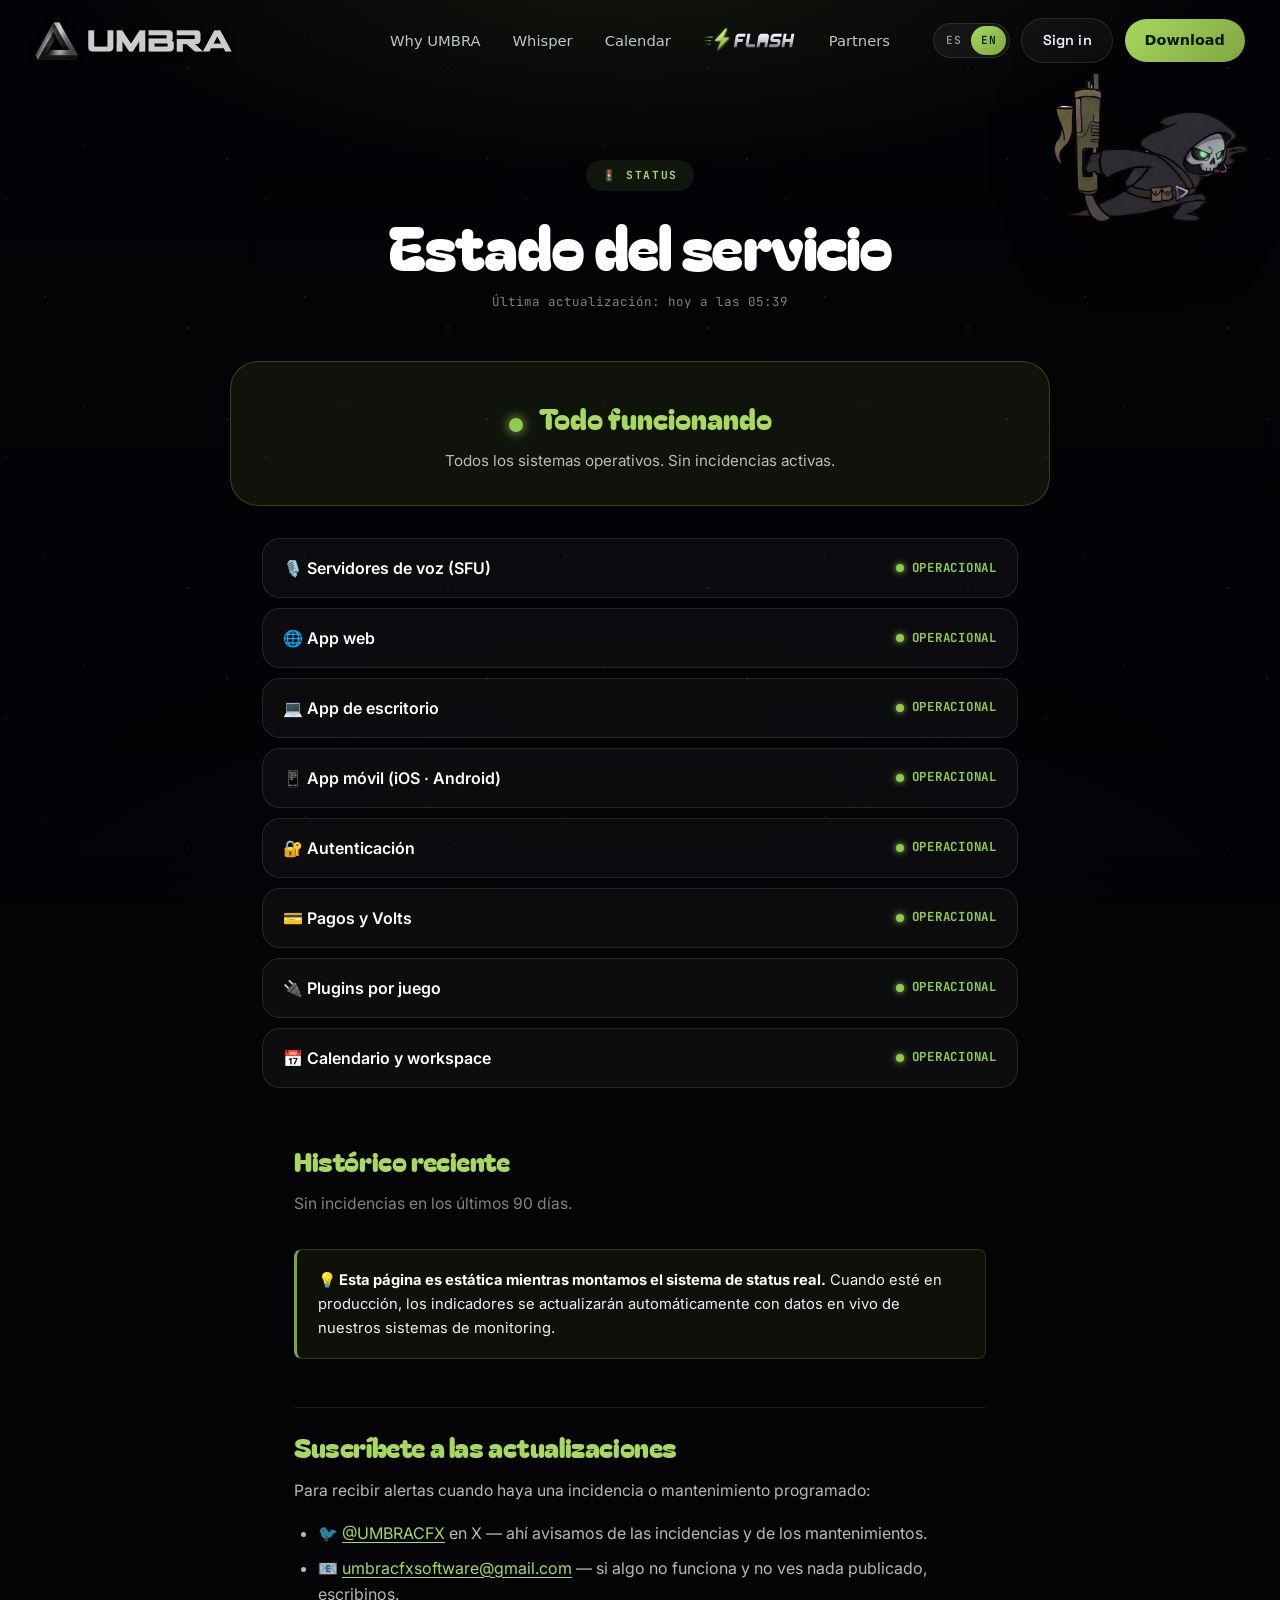
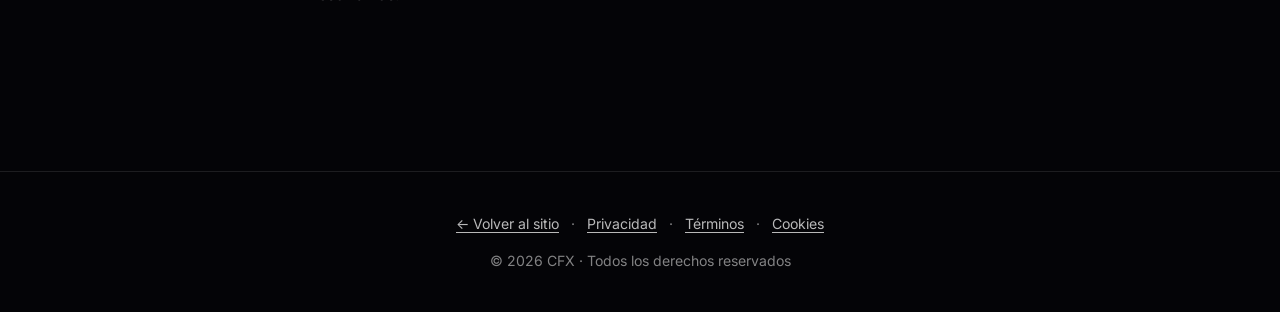
<file: status.html>
<!doctype html>
<html lang="es" data-content-lang>
<head>
  <meta charset="utf-8" />
  <title>Estado del servicio · UMBRA</title>
  <meta name="viewport" content="width=device-width, initial-scale=1" />
  <meta name="description" content="Estado en tiempo real de los servicios de UMBRA: voz, web, móvil, pagos." />
  <link rel="canonical" href="https://umbra.cfx-software.com/status" />
  <meta property="og:url" content="https://umbra.cfx-software.com/status" />
  <link rel="icon" href="assets/logo-triangle.png" />
  <link rel="stylesheet" href="css/legal.css?v=20260703a" />
  <link rel="stylesheet" href="https://api.fontshare.com/v2/css?f[]=clash-display@600,700&f[]=satoshi@400,500,700&display=swap" />
  <link rel="stylesheet" href="https://fonts.googleapis.com/css2?family=JetBrains+Mono:wght@500;600&display=swap" />
  <link rel="stylesheet" href="/css/nav.css?v=20261123a" />
</head>
<body>
  <div class="page-bg" aria-hidden="true">
    <div class="bg-veil"></div>
  </div>

  <nav class="nav" id="topNav">
    <a class="nav-logo" href="/">
      <img src="/assets/logo-triangle.png" alt="" />
      <img class="nav-wordmark" src="/assets/wordmark-umbra.png" alt="UMBRA" />
    </a>
    <div class="nav-links">
      <a href="/#problema" data-i18n="nav.why">Por qué UMBRA</a>
      <a href="/#comunicacion" data-i18n="nav.whisper">Whisper</a>
      <a href="/#calendario" data-i18n="nav.calendar">Calendario</a>
      <a class="nav-flash" href="/tienda" aria-label="Flash · Tienda"><img src="/assets/brand/flash-logo.svg" width="426" height="120" alt="Flash"></a>
      <a href="/partners" data-i18n="nav.partners">Partners</a>
    </div>
    <div class="nav-right">
      <div class="lang lang-switch" role="group" aria-label="Idioma">
        <button type="button" data-lang="es" class="active">ES</button>
        <button type="button" data-lang="en">EN</button>
      </div>
      <button class="nav-cta btn-login" data-i18n="t.nav.login">Iniciar sesión</button>
      <a class="nav-dl" href="https://umbra-api.cfx-software.com/downloads/Umbra-Setup.exe" download data-i18n="nav.cta">Descargar</a>
      <div class="user-menu" hidden>
        <button class="nav-cta user-toggle" aria-expanded="false">
          <span class="user-name"></span>
        </button>
        <div class="user-dropdown">
          <button class="creator-link" hidden onclick="location.assign('/creador')" data-i18n="nav.creatorPanel">Panel de creador</button>
          <button data-action="signout" data-i18n="t.nav.signout">Cerrar sesión</button>
        </div>
      </div>
      <button class="nav-burger" id="navBurger" aria-label="Menú" aria-expanded="false" aria-controls="navMobile">
        <span></span><span></span><span></span>
      </button>
    </div>
    <div class="nav-mobile" id="navMobile">
      <a href="/#problema" data-i18n="nav.why">Por qué UMBRA</a>
      <a href="/#comunicacion" data-i18n="nav.whisper">Whisper</a>
      <a href="/#calendario" data-i18n="nav.calendar">Calendario</a>
      <a class="nm-flash" href="/tienda" aria-label="Flash · Tienda"><img src="/assets/brand/flash-logo.svg" width="426" height="120" alt="Flash"></a>
      <a href="/partners" data-i18n="nav.partners">Partners</a>
      <a href="/descargas" data-i18n="nav.downloads">Descargas</a>
      <div class="nm-sep"></div>
      <button class="drawer-login nm-login" type="button" data-i18n="t.nav.login">Iniciar sesión</button>
      <div class="drawer-user nm-user" hidden>
        <div class="nm-user-info">
          <span class="user-avatar" aria-hidden="true"></span>
          <div class="nm-user-meta">
            <span class="drawer-user-name"></span>
            <span class="drawer-user-email"></span>
          </div>
        </div>
        <a class="creator-link nm-signout" href="/creador" hidden style="text-align:center;text-decoration:none" data-i18n="nav.creatorPanel">Panel de creador</a>
        <button class="drawer-user-signout nm-signout" data-action="signout" data-i18n="t.nav.signout">Cerrar sesión</button>
      </div>
      <div class="nm-sep"></div>
      <div class="lang lang-switch" role="group" aria-label="Idioma">
        <button type="button" data-lang="es">ES</button>
        <button type="button" data-lang="en">EN</button>
      </div>
    </div>
  </nav>
  <div class="nav-offset" aria-hidden="true"></div>
  <img class="legal-taco" src="assets/taco-looking.png" alt="" aria-hidden="true" />

  <header class="legal-hero">
    <div class="legal-eyebrow">🚦 Status</div>
    <h1>Estado del servicio</h1>
    <div class="updated">Última actualización: <span id="last-update">hace unos segundos</span></div>
  </header>

  <div class="status-overall" id="overall-status">
    <span class="status-dot"></span>
    <h2>Todo funcionando</h2>
    <p>Todos los sistemas operativos. Sin incidencias activas.</p>
  </div>

  <section class="status-services">

    <div class="status-row">
      <span class="svc-name">🎙️ Servidores de voz (SFU)</span>
      <span class="svc-status"><span class="svc-dot"></span>OPERACIONAL</span>
    </div>
    <div class="status-row">
      <span class="svc-name">🌐 App web</span>
      <span class="svc-status"><span class="svc-dot"></span>OPERACIONAL</span>
    </div>
    <div class="status-row">
      <span class="svc-name">💻 App de escritorio</span>
      <span class="svc-status"><span class="svc-dot"></span>OPERACIONAL</span>
    </div>
    <div class="status-row">
      <span class="svc-name">📱 App móvil (iOS · Android)</span>
      <span class="svc-status"><span class="svc-dot"></span>OPERACIONAL</span>
    </div>
    <div class="status-row">
      <span class="svc-name">🔐 Autenticación</span>
      <span class="svc-status"><span class="svc-dot"></span>OPERACIONAL</span>
    </div>
    <div class="status-row">
      <span class="svc-name">💳 Pagos y Volts</span>
      <span class="svc-status"><span class="svc-dot"></span>OPERACIONAL</span>
    </div>
    <div class="status-row">
      <span class="svc-name">🔌 Plugins por juego</span>
      <span class="svc-status"><span class="svc-dot"></span>OPERACIONAL</span>
    </div>
    <div class="status-row">
      <span class="svc-name">📅 Calendario y workspace</span>
      <span class="svc-status"><span class="svc-dot"></span>OPERACIONAL</span>
    </div>

    <div class="legal-doc" style="padding-top:3rem">
      <h2>Histórico reciente</h2>
      <p style="color:var(--text-mute)">Sin incidencias en los últimos 90 días.</p>

      <div class="note" style="margin-top:2rem">
        <strong>💡 Esta página es estática mientras montamos el sistema de status real.</strong> Cuando esté en producción, los indicadores se actualizarán automáticamente con datos en vivo de nuestros sistemas de monitoring.
      </div>

      <h2>Suscríbete a las actualizaciones</h2>
      <p>Para recibir alertas cuando haya una incidencia o mantenimiento programado:</p>
      <ul>
        <li>🐦 <a href="https://x.com/UMBRACFX" rel="noopener">@UMBRACFX</a> en X — ahí avisamos de las incidencias y de los mantenimientos.</li>
        <li>📧 <a href="mailto:umbracfxsoftware@gmail.com">umbracfxsoftware@gmail.com</a> — si algo no funciona y no ves nada publicado, escribinos.</li>
      </ul>
      <!-- Antes había aquí tres canales que NO EXISTÍAN: un subdominio
           status.umbra.cfx-software.com, una cuenta @umbra_status y un enlace a
           /comunidad.html que devuelve 404. Quitados el 25-jul-2026: solo se
           anuncian canales que existen de verdad. Cuando haya invitación pública
           al Discord, se añade aquí. -->

    </div>

  </section>

  <footer class="legal-foot">
    <p>
      <a href="/">← Volver al sitio</a>
      ·
      <a href="/privacidad">Privacidad</a>
      ·
      <a href="/terminos">Términos</a>
      ·
      <a href="/cookies">Cookies</a>
    </p>
    <p style="margin-top:0.85rem">© 2026 CFX · Todos los derechos reservados</p>
  </footer>

  <script>
    // Actualizar la hora cada minuto
    const upd = document.getElementById('last-update');
    function setUpd(){
      const opts = {hour:'2-digit',minute:'2-digit'};
      upd.textContent = 'hoy a las ' + new Date().toLocaleTimeString('es-ES', opts);
    }
    setUpd(); setInterval(setUpd, 60000);
  </script>
  <script src="/js/i18n-v2.js?v=20261123a" defer></script>
  <script src="/js/nav.js?v=20261123a" defer></script>
  <script src="/js/auth.js?v=20260701a" defer></script>
</body>
</html>
</file>
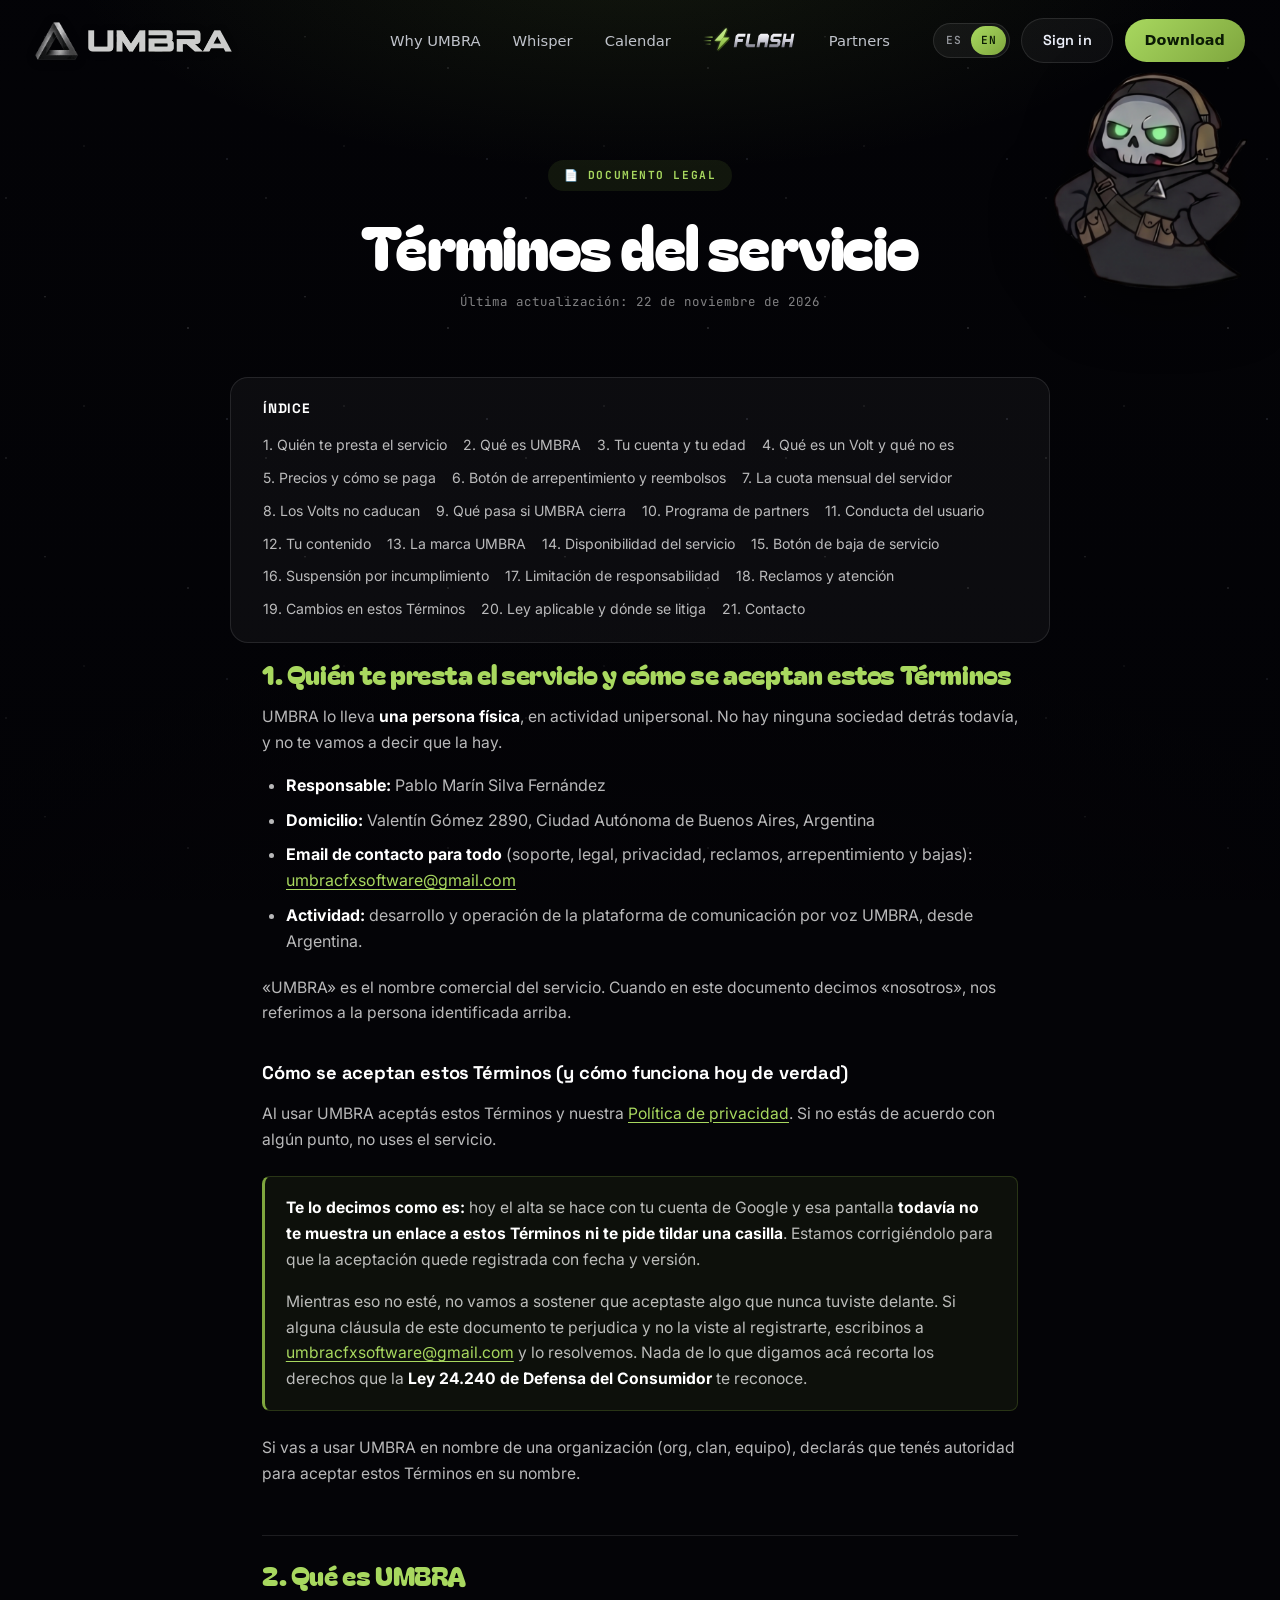
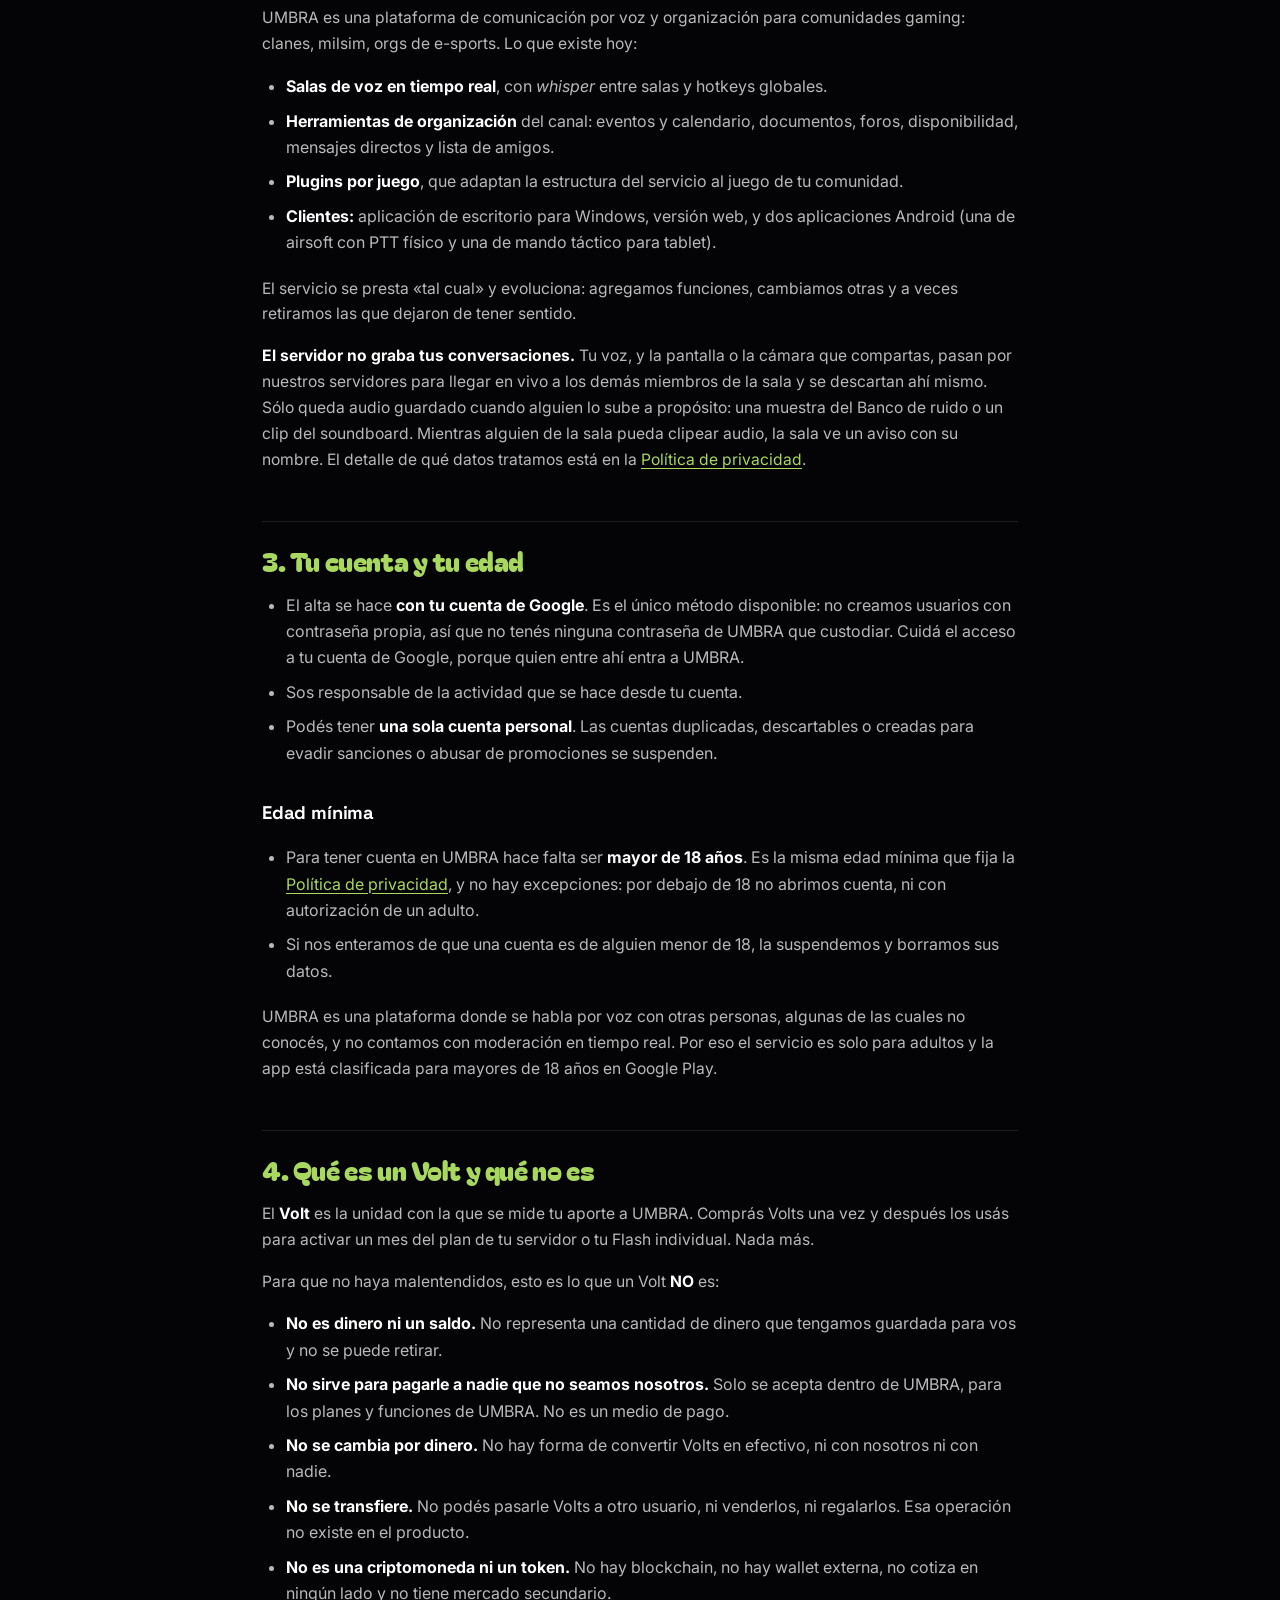
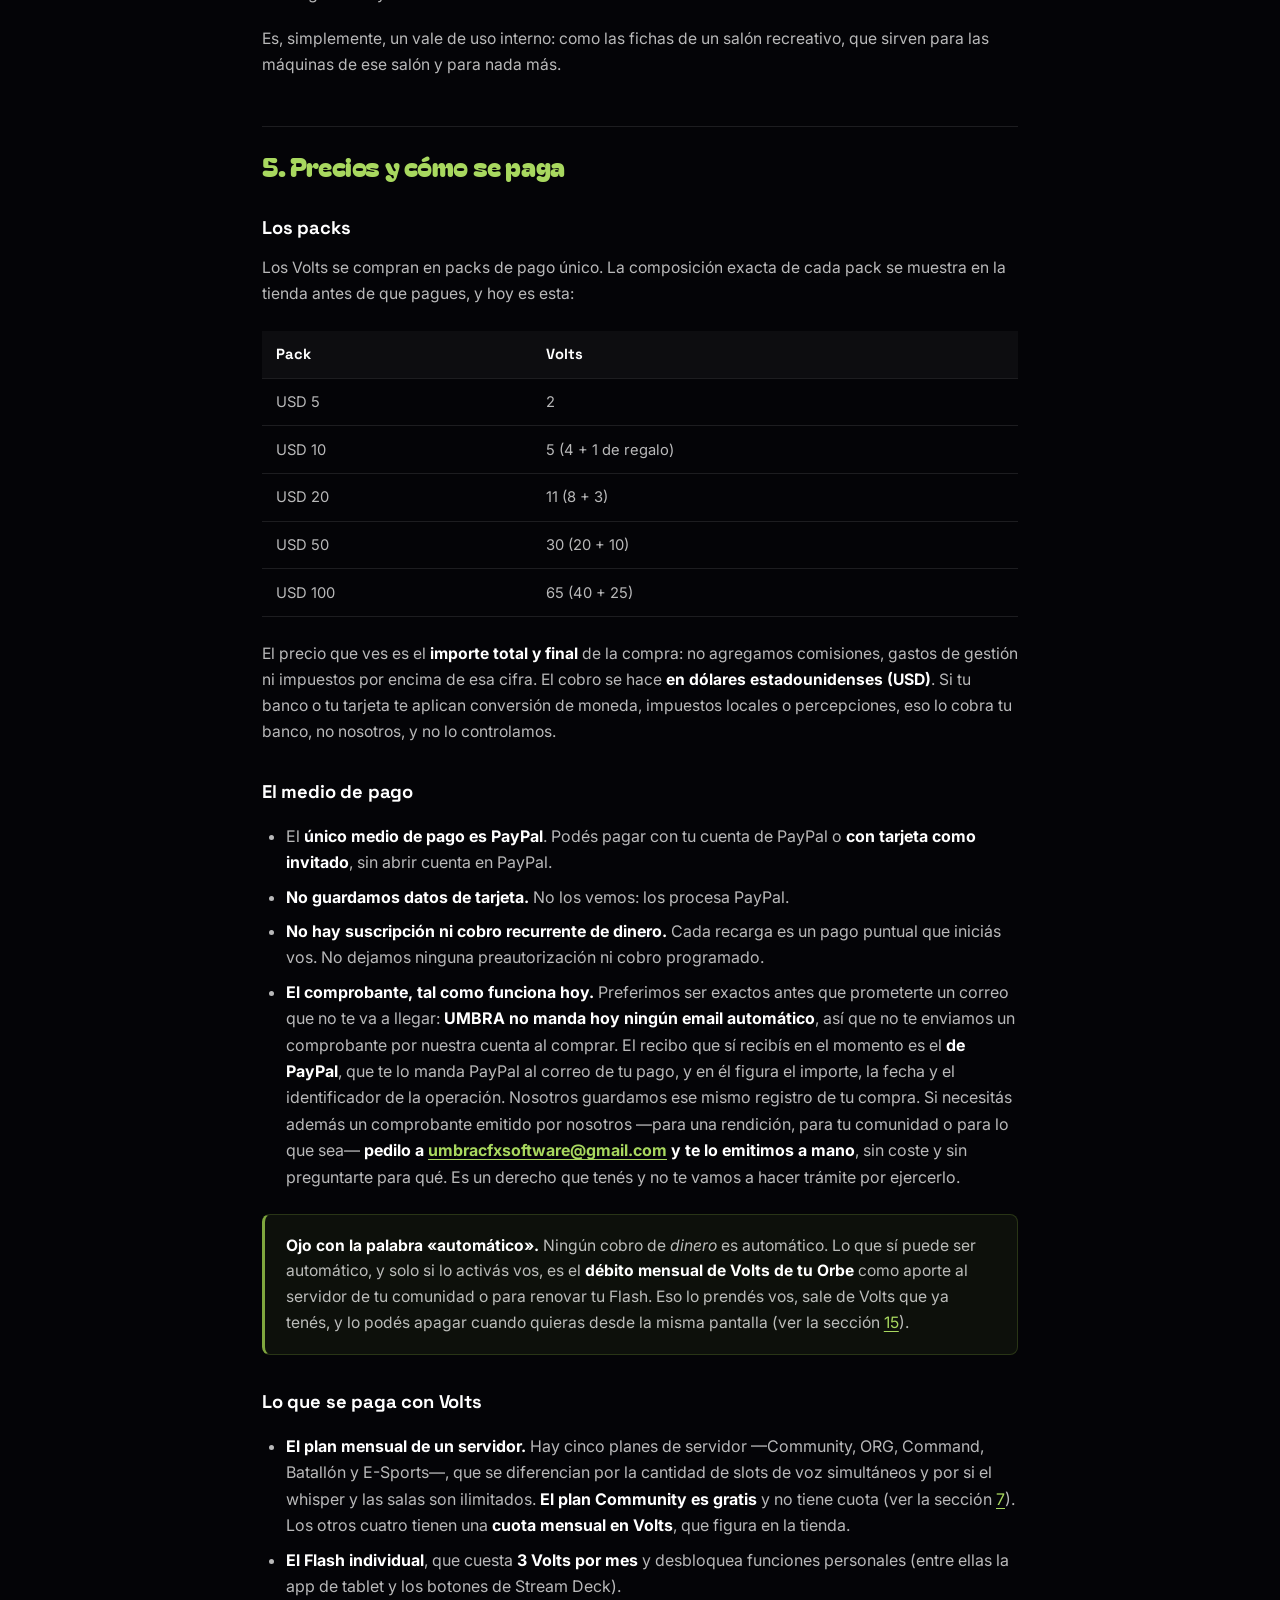
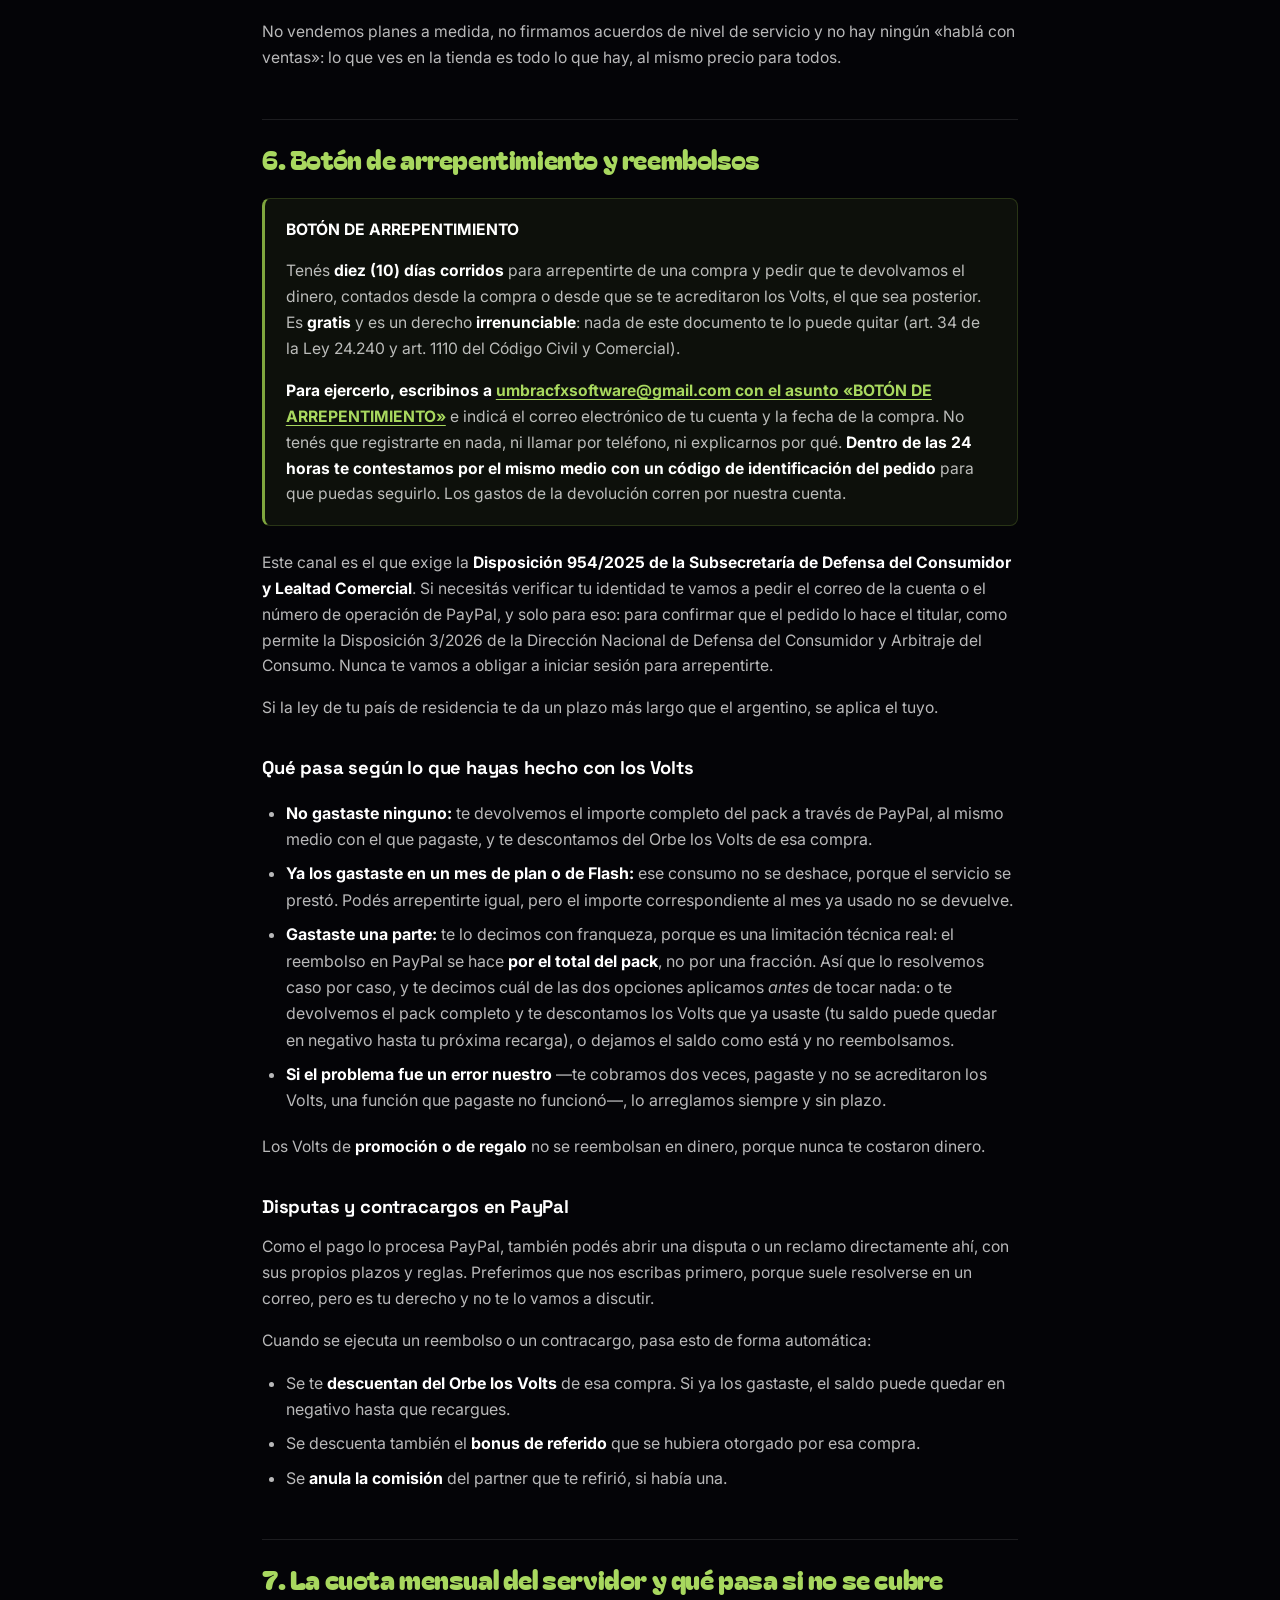
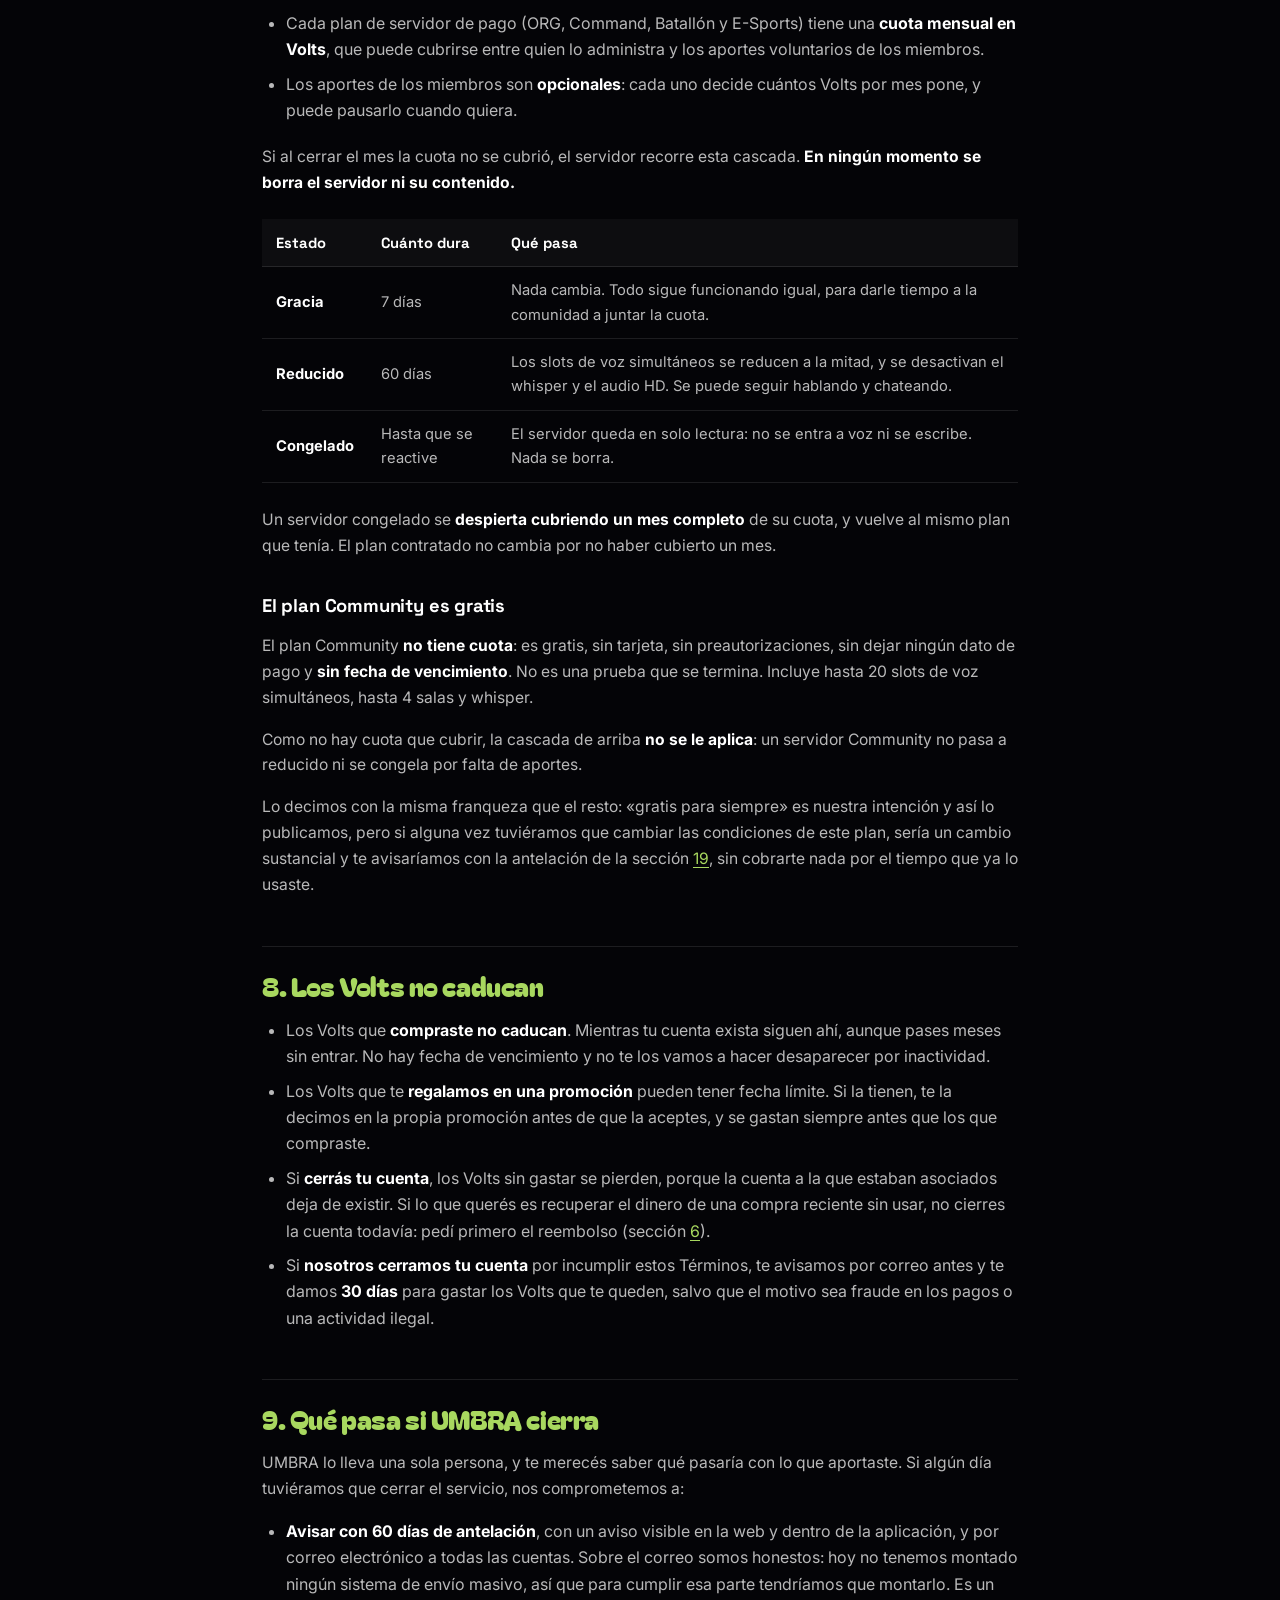
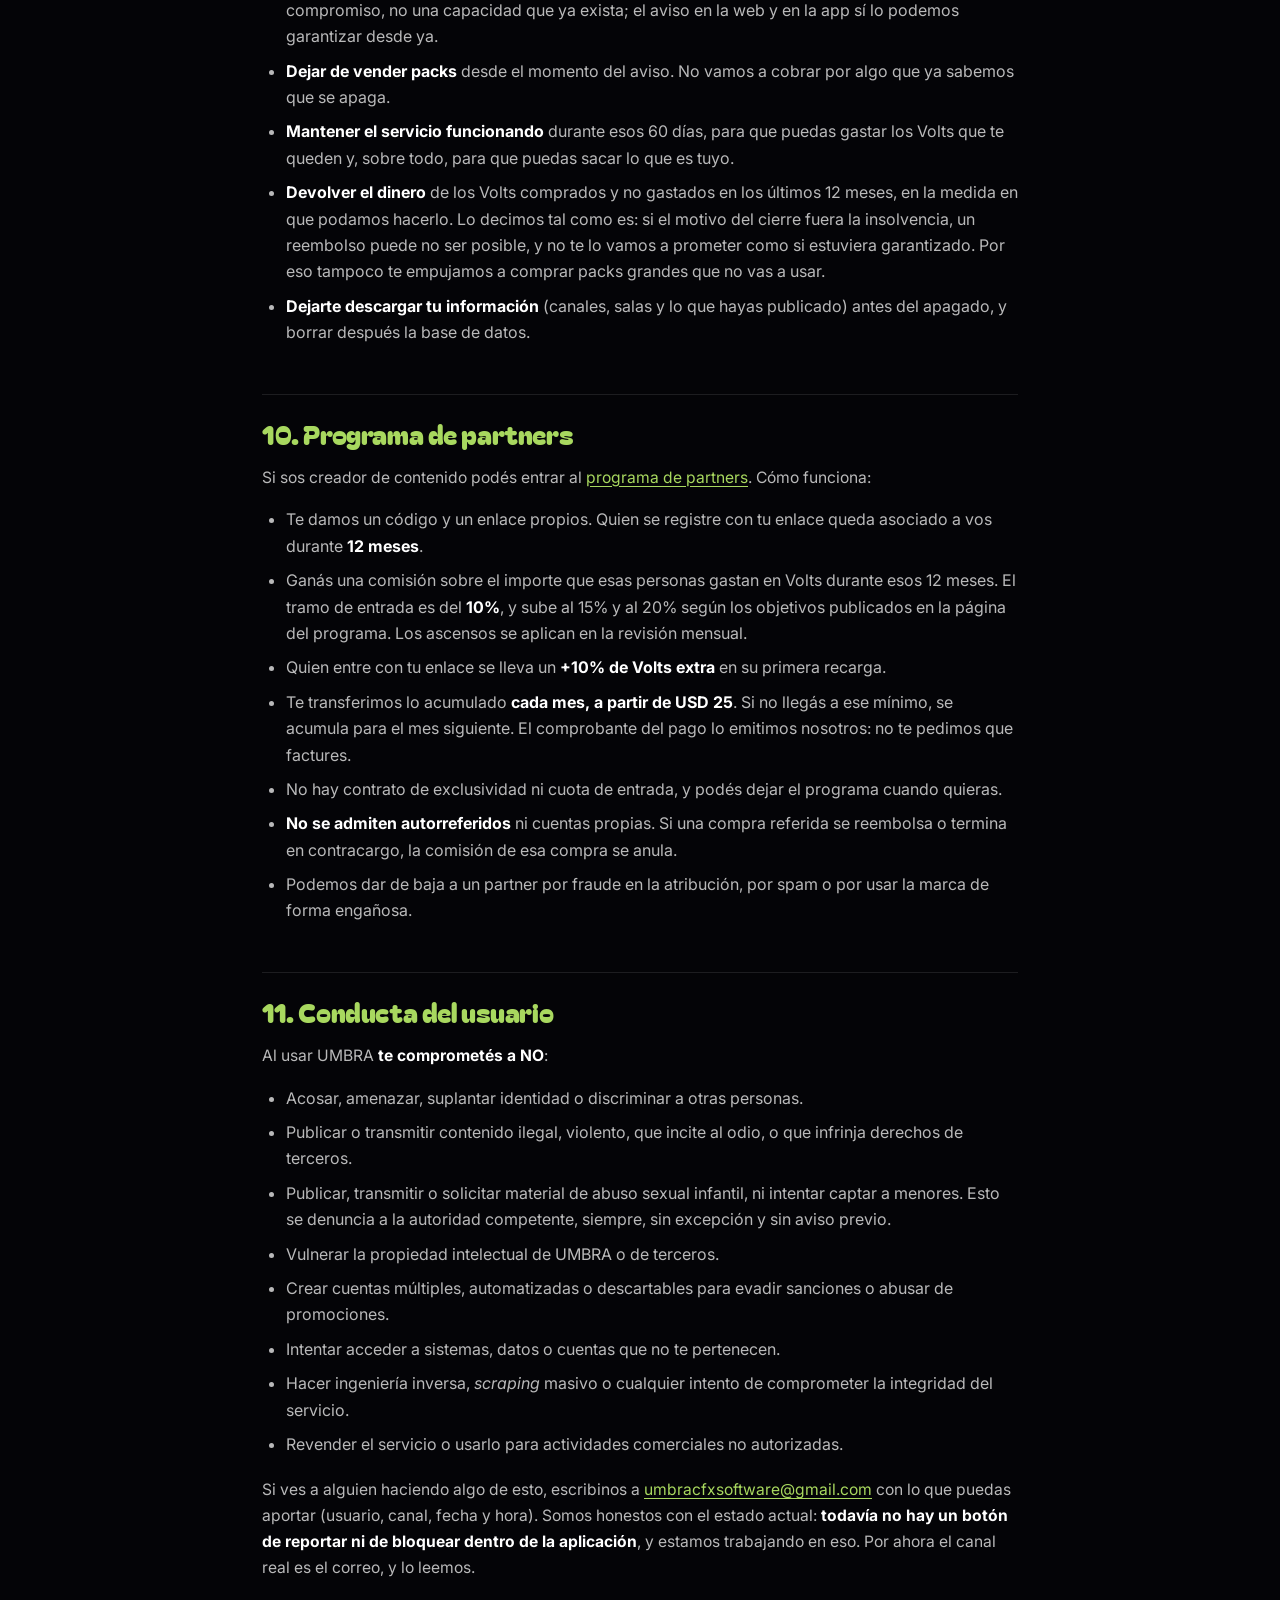
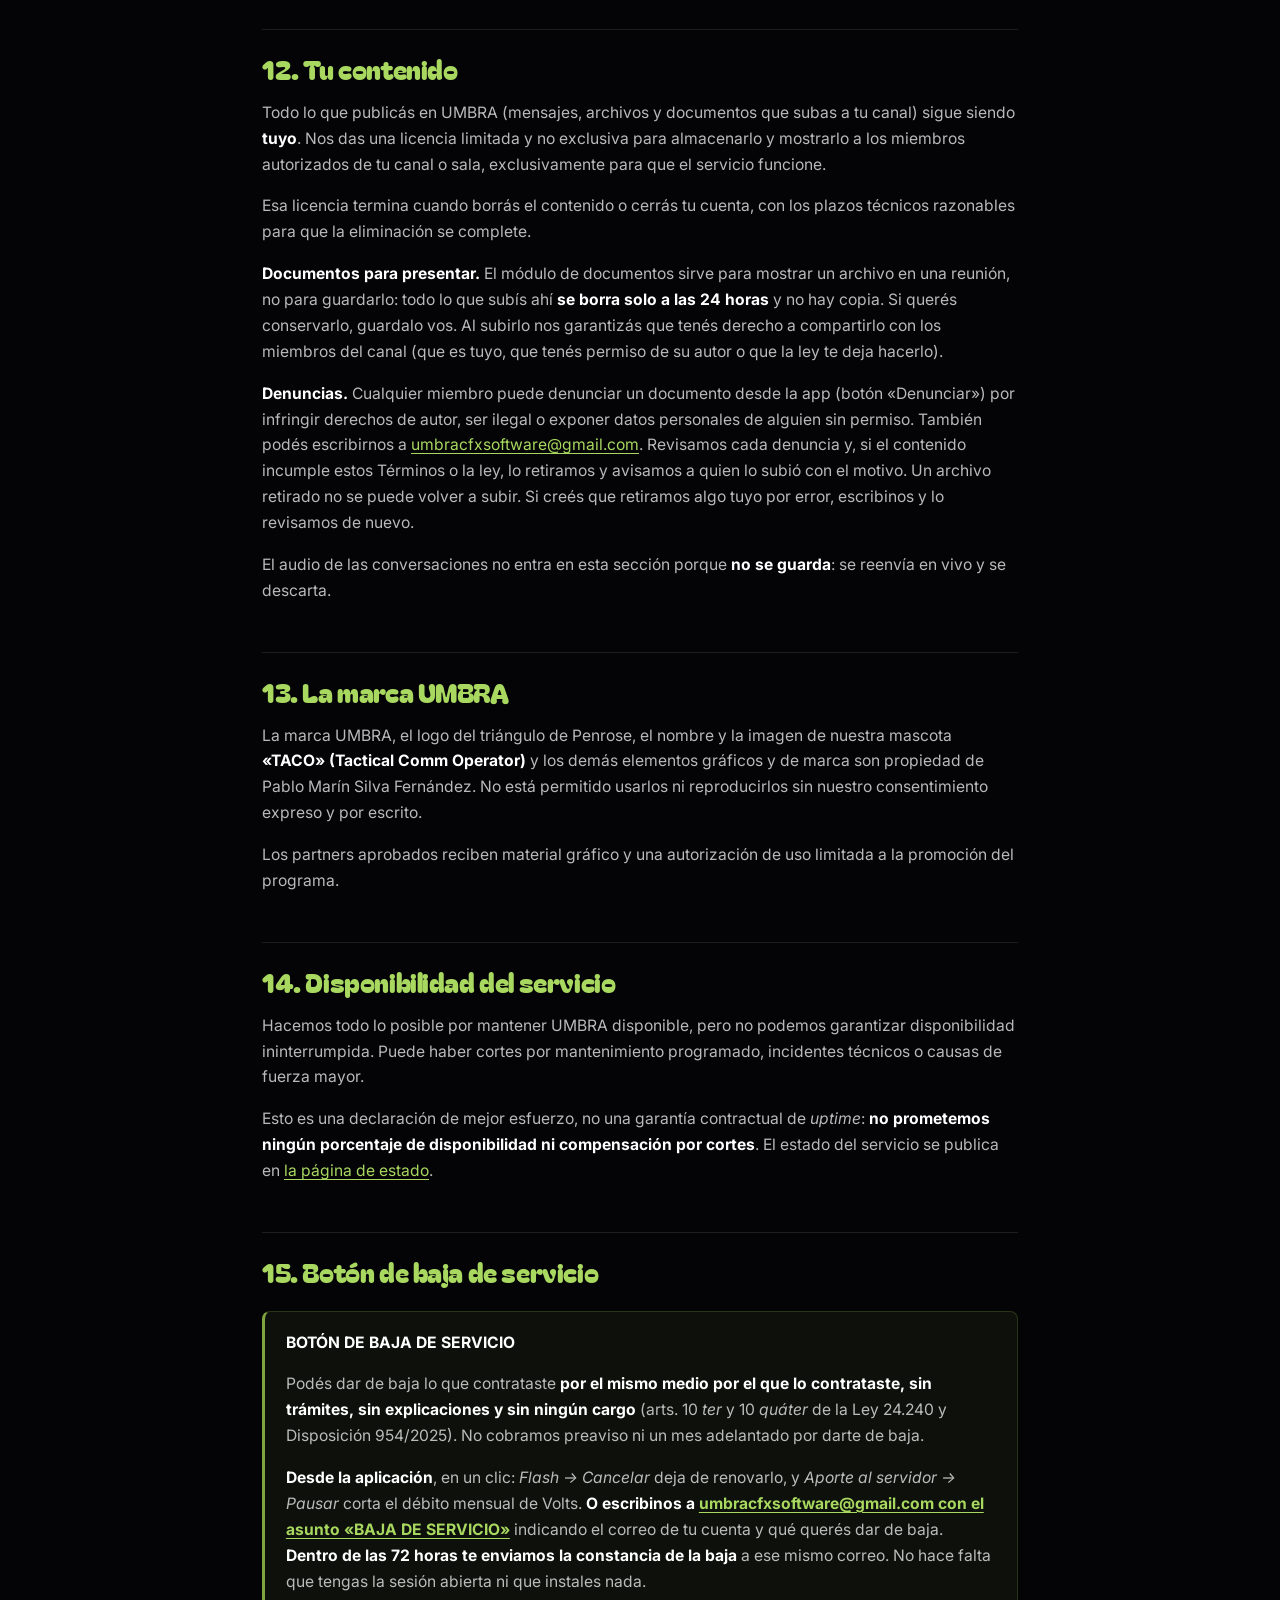
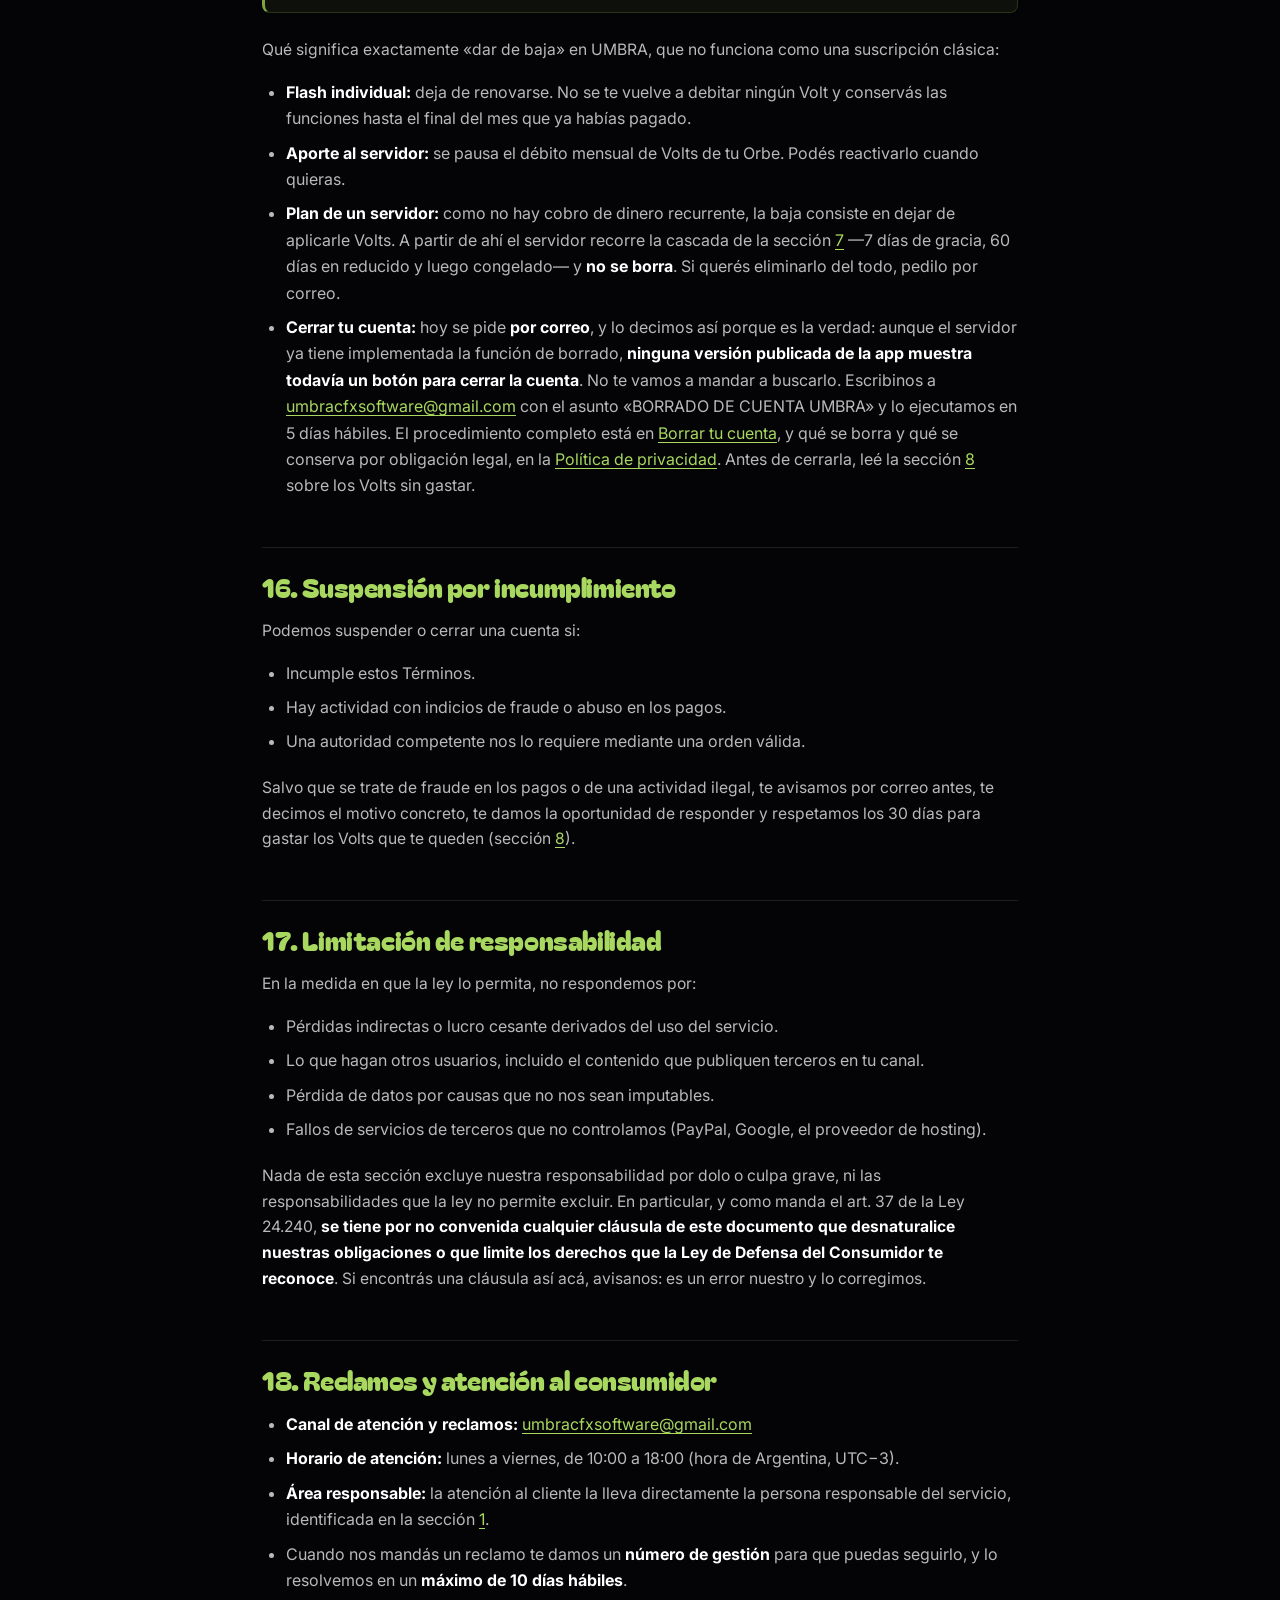
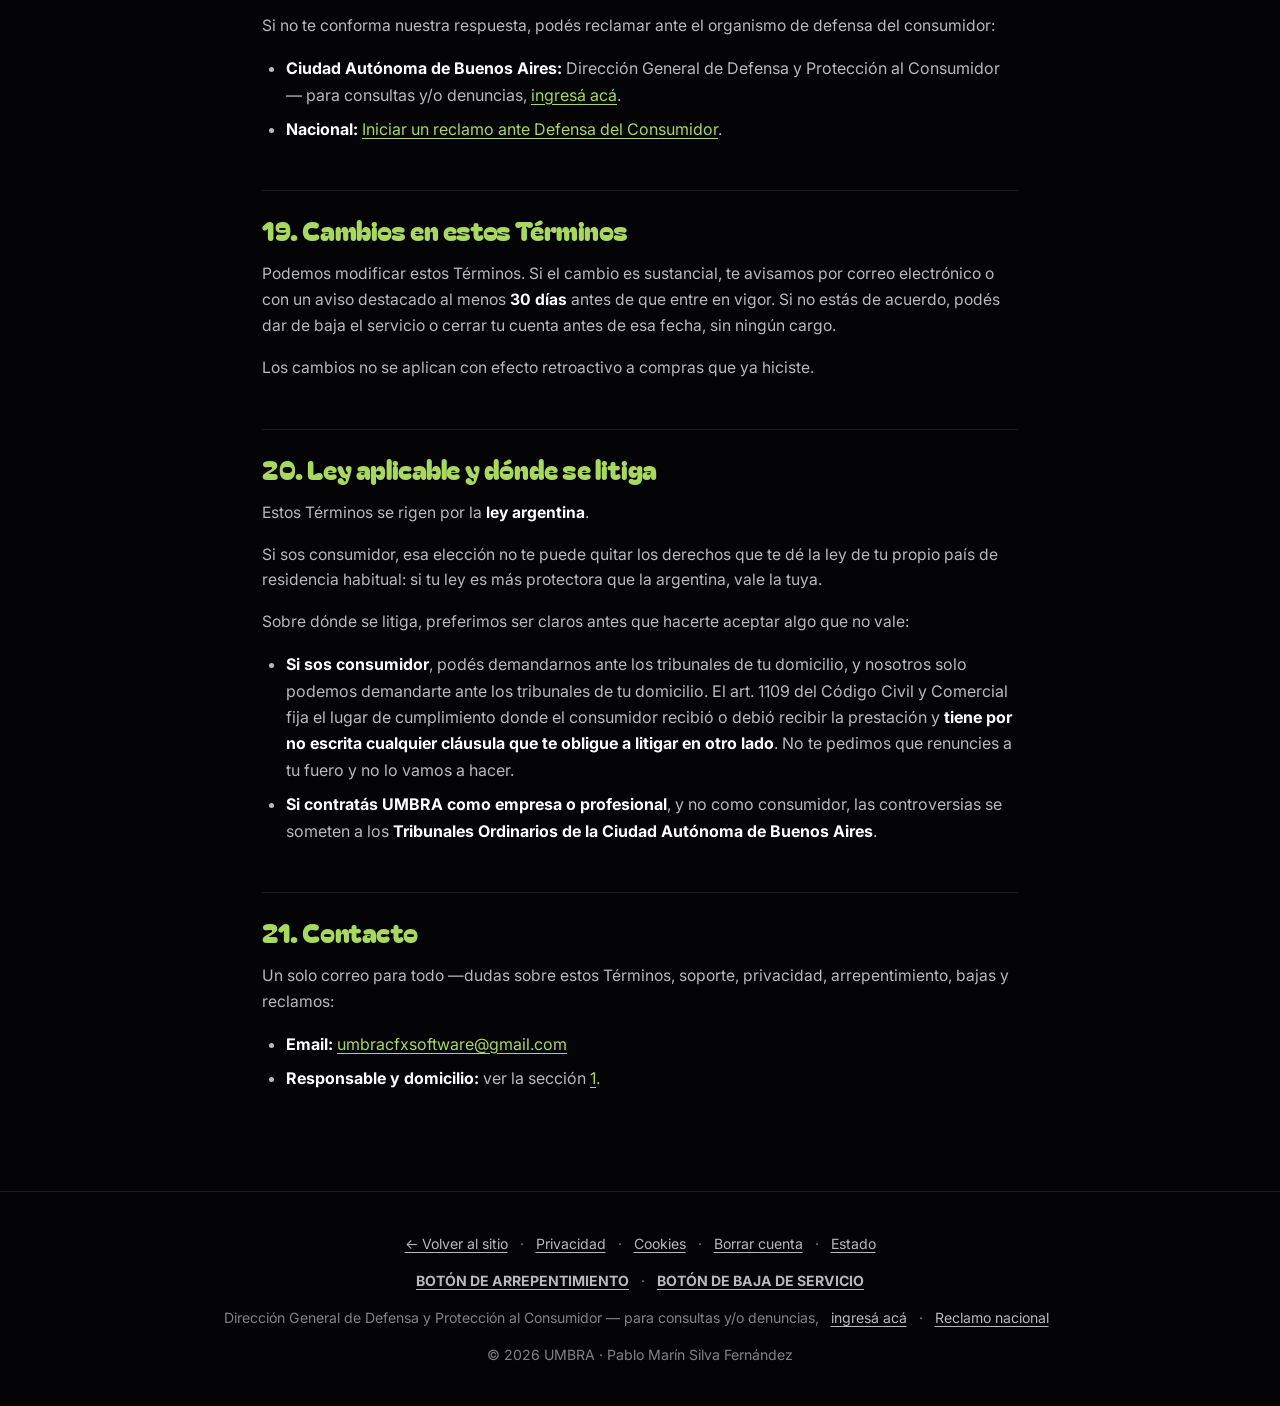
<file: terminos.html>
<!doctype html>
<!-- terminos — iteración 01: documentos «solo en vivo» (se borran a las 24 h, barrido automático del disco) y denuncias. Publicar solo cuando el server con la migración 081 esté desplegado. -->
<html lang="es" data-content-lang>
<head>
  <meta charset="utf-8" />
  <title>Términos del servicio · UMBRA</title>
  <meta name="viewport" content="width=device-width, initial-scale=1" />
  <meta name="description" content="Condiciones de uso de UMBRA: quién presta el servicio, qué es un Volt, pagos por PayPal, botón de arrepentimiento, baja del servicio, reclamos y ley aplicable." />
  <link rel="canonical" href="https://umbra.cfx-software.com/terminos" />
  <meta property="og:url" content="https://umbra.cfx-software.com/terminos" />
  <link rel="icon" href="assets/logo-triangle.png" />
  <link rel="stylesheet" href="css/legal.css?v=20260703a" />
  <link rel="stylesheet" href="https://api.fontshare.com/v2/css?f[]=clash-display@600,700&f[]=satoshi@400,500,700&display=swap" />
  <link rel="stylesheet" href="https://fonts.googleapis.com/css2?family=JetBrains+Mono:wght@500;600&display=swap" />
  <link rel="stylesheet" href="/css/nav.css?v=20261123a" />
</head>
<body>
  <div class="page-bg" aria-hidden="true">
    <div class="bg-veil"></div>
  </div>

  <nav class="nav" id="topNav">
    <a class="nav-logo" href="/">
      <img src="/assets/logo-triangle.png" alt="" />
      <img class="nav-wordmark" src="/assets/wordmark-umbra.png" alt="UMBRA" />
    </a>
    <div class="nav-links">
      <a href="/#problema" data-i18n="nav.why">Por qué UMBRA</a>
      <a href="/#comunicacion" data-i18n="nav.whisper">Whisper</a>
      <a href="/#calendario" data-i18n="nav.calendar">Calendario</a>
      <a class="nav-flash" href="/tienda" aria-label="Flash · Tienda"><img src="/assets/brand/flash-logo.svg" width="426" height="120" alt="Flash"></a>
      <a href="/partners" data-i18n="nav.partners">Partners</a>
    </div>
    <div class="nav-right">
      <div class="lang lang-switch" role="group" aria-label="Idioma">
        <button type="button" data-lang="es" class="active">ES</button>
        <button type="button" data-lang="en">EN</button>
      </div>
      <button class="nav-cta btn-login" data-i18n="t.nav.login">Iniciar sesión</button>
      <a class="nav-dl" href="https://umbra-api.cfx-software.com/downloads/Umbra-Setup.exe" download data-i18n="nav.cta">Descargar</a>
      <div class="user-menu" hidden>
        <button class="nav-cta user-toggle" aria-expanded="false">
          <span class="user-name"></span>
        </button>
        <div class="user-dropdown">
          <button class="creator-link" hidden onclick="location.assign('/creador')" data-i18n="nav.creatorPanel">Panel de creador</button>
          <button data-action="signout" data-i18n="t.nav.signout">Cerrar sesión</button>
        </div>
      </div>
      <button class="nav-burger" id="navBurger" aria-label="Menú" aria-expanded="false" aria-controls="navMobile">
        <span></span><span></span><span></span>
      </button>
    </div>
    <div class="nav-mobile" id="navMobile">
      <a href="/#problema" data-i18n="nav.why">Por qué UMBRA</a>
      <a href="/#comunicacion" data-i18n="nav.whisper">Whisper</a>
      <a href="/#calendario" data-i18n="nav.calendar">Calendario</a>
      <a class="nm-flash" href="/tienda" aria-label="Flash · Tienda"><img src="/assets/brand/flash-logo.svg" width="426" height="120" alt="Flash"></a>
      <a href="/partners" data-i18n="nav.partners">Partners</a>
      <a href="/descargas" data-i18n="nav.downloads">Descargas</a>
      <div class="nm-sep"></div>
      <button class="drawer-login nm-login" type="button" data-i18n="t.nav.login">Iniciar sesión</button>
      <div class="drawer-user nm-user" hidden>
        <div class="nm-user-info">
          <span class="user-avatar" aria-hidden="true"></span>
          <div class="nm-user-meta">
            <span class="drawer-user-name"></span>
            <span class="drawer-user-email"></span>
          </div>
        </div>
        <a class="creator-link nm-signout" href="/creador" hidden style="text-align:center;text-decoration:none" data-i18n="nav.creatorPanel">Panel de creador</a>
        <button class="drawer-user-signout nm-signout" data-action="signout" data-i18n="t.nav.signout">Cerrar sesión</button>
      </div>
      <div class="nm-sep"></div>
      <div class="lang lang-switch" role="group" aria-label="Idioma">
        <button type="button" data-lang="es">ES</button>
        <button type="button" data-lang="en">EN</button>
      </div>
    </div>
  </nav>
  <div class="nav-offset" aria-hidden="true"></div>
  <img class="legal-taco" src="assets/taco-proud.png" alt="" aria-hidden="true" />

  <header class="legal-hero">
    <div class="legal-eyebrow">📄 Documento legal</div>
    <h1>Términos del servicio</h1>
    <div class="updated">Última actualización: 22 de noviembre de 2026</div>
  </header>

  <nav class="legal-toc">
    <strong>Índice</strong>
    <ul>
      <li><a href="#responsable">1. Quién te presta el servicio</a></li>
      <li><a href="#servicio">2. Qué es UMBRA</a></li>
      <li><a href="#cuenta">3. Tu cuenta y tu edad</a></li>
      <li><a href="#lingotes">4. Qué es un Volt y qué no es</a></li>
      <li><a href="#pagos">5. Precios y cómo se paga</a></li>
      <li><a href="#arrepentimiento">6. Botón de arrepentimiento y reembolsos</a></li>
      <li><a href="#cuota">7. La cuota mensual del servidor</a></li>
      <li><a href="#caducidad">8. Los Volts no caducan</a></li>
      <li><a href="#cierre">9. Qué pasa si UMBRA cierra</a></li>
      <li><a href="#partners">10. Programa de partners</a></li>
      <li><a href="#conducta">11. Conducta del usuario</a></li>
      <li><a href="#contenido">12. Tu contenido</a></li>
      <li><a href="#marca">13. La marca UMBRA</a></li>
      <li><a href="#disponibilidad">14. Disponibilidad del servicio</a></li>
      <li><a href="#baja">15. Botón de baja de servicio</a></li>
      <li><a href="#suspension">16. Suspensión por incumplimiento</a></li>
      <li><a href="#responsabilidad">17. Limitación de responsabilidad</a></li>
      <li><a href="#reclamos">18. Reclamos y atención</a></li>
      <li><a href="#cambios">19. Cambios en estos Términos</a></li>
      <li><a href="#ley">20. Ley aplicable y dónde se litiga</a></li>
      <li><a href="#contacto">21. Contacto</a></li>
    </ul>
  </nav>

  <main class="legal-doc">

    <h2 id="responsable">1. Quién te presta el servicio y cómo se aceptan estos Términos</h2>
    <p>UMBRA lo lleva <strong>una persona física</strong>, en actividad unipersonal. No hay ninguna sociedad detrás todavía, y no te vamos a decir que la hay.</p>
    <ul>
      <li><strong>Responsable:</strong> Pablo Marín Silva Fernández</li>
      <li><strong>Domicilio:</strong> Valentín Gómez 2890, Ciudad Autónoma de Buenos Aires, Argentina</li>
      <li><strong>Email de contacto para todo</strong> (soporte, legal, privacidad, reclamos, arrepentimiento y bajas): <a href="mailto:umbracfxsoftware@gmail.com">umbracfxsoftware@gmail.com</a></li>
      <li><strong>Actividad:</strong> desarrollo y operación de la plataforma de comunicación por voz UMBRA, desde Argentina.</li>
    </ul>
    <p>«UMBRA» es el nombre comercial del servicio. Cuando en este documento decimos «nosotros», nos referimos a la persona identificada arriba.</p>

    <h3>Cómo se aceptan estos Términos (y cómo funciona hoy de verdad)</h3>
    <p>Al usar UMBRA aceptás estos Términos y nuestra <a href="/privacidad">Política de privacidad</a>. Si no estás de acuerdo con algún punto, no uses el servicio.</p>
    <div class="note">
      <p><strong>Te lo decimos como es:</strong> hoy el alta se hace con tu cuenta de Google y esa pantalla <strong>todavía no te muestra un enlace a estos Términos ni te pide tildar una casilla</strong>. Estamos corrigiéndolo para que la aceptación quede registrada con fecha y versión.</p>
      <p style="margin-bottom:0">Mientras eso no esté, no vamos a sostener que aceptaste algo que nunca tuviste delante. Si alguna cláusula de este documento te perjudica y no la viste al registrarte, escribinos a <a href="mailto:umbracfxsoftware@gmail.com">umbracfxsoftware@gmail.com</a> y lo resolvemos. Nada de lo que digamos acá recorta los derechos que la <strong>Ley 24.240 de Defensa del Consumidor</strong> te reconoce.</p>
    </div>
    <p>Si vas a usar UMBRA en nombre de una organización (org, clan, equipo), declarás que tenés autoridad para aceptar estos Términos en su nombre.</p>

    <h2 id="servicio">2. Qué es UMBRA</h2>
    <p>UMBRA es una plataforma de comunicación por voz y organización para comunidades gaming: clanes, milsim, orgs de e-sports. Lo que existe hoy:</p>
    <ul>
      <li><strong>Salas de voz en tiempo real</strong>, con <em>whisper</em> entre salas y hotkeys globales.</li>
      <li><strong>Herramientas de organización</strong> del canal: eventos y calendario, documentos, foros, disponibilidad, mensajes directos y lista de amigos.</li>
      <li><strong>Plugins por juego</strong>, que adaptan la estructura del servicio al juego de tu comunidad.</li>
      <li><strong>Clientes:</strong> aplicación de escritorio para Windows, versión web, y dos aplicaciones Android (una de airsoft con PTT físico y una de mando táctico para tablet).</li>
    </ul>
    <p>El servicio se presta «tal cual» y evoluciona: agregamos funciones, cambiamos otras y a veces retiramos las que dejaron de tener sentido.</p>
    <p><strong>El servidor no graba tus conversaciones.</strong> Tu voz, y la pantalla o la cámara que compartas, pasan por nuestros servidores para llegar en vivo a los demás miembros de la sala y se descartan ahí mismo. Sólo queda audio guardado cuando alguien lo sube a propósito: una muestra del Banco de ruido o un clip del soundboard. Mientras alguien de la sala pueda clipear audio, la sala ve un aviso con su nombre. El detalle de qué datos tratamos está en la <a href="/privacidad">Política de privacidad</a>.</p>

    <h2 id="cuenta">3. Tu cuenta y tu edad</h2>
    <ul>
      <li>El alta se hace <strong>con tu cuenta de Google</strong>. Es el único método disponible: no creamos usuarios con contraseña propia, así que no tenés ninguna contraseña de UMBRA que custodiar. Cuidá el acceso a tu cuenta de Google, porque quien entre ahí entra a UMBRA.</li>
      <li>Sos responsable de la actividad que se hace desde tu cuenta.</li>
      <li>Podés tener <strong>una sola cuenta personal</strong>. Las cuentas duplicadas, descartables o creadas para evadir sanciones o abusar de promociones se suspenden.</li>
    </ul>
    <h3>Edad mínima</h3>
    <ul>
      <li>Para tener cuenta en UMBRA hace falta ser <strong>mayor de 18 años</strong>. Es la misma edad mínima que fija la <a href="/privacidad">Política de privacidad</a>, y no hay excepciones: por debajo de 18 no abrimos cuenta, ni con autorización de un adulto.</li>
      <li>Si nos enteramos de que una cuenta es de alguien menor de 18, la suspendemos y borramos sus datos.</li>
    </ul>
    <p>UMBRA es una plataforma donde se habla por voz con otras personas, algunas de las cuales no conocés, y no contamos con moderación en tiempo real. Por eso el servicio es solo para adultos y la app está clasificada para mayores de 18 años en Google Play.</p>

    <h2 id="lingotes">4. Qué es un Volt y qué no es</h2>
    <p>El <strong>Volt</strong> es la unidad con la que se mide tu aporte a UMBRA. Comprás Volts una vez y después los usás para activar un mes del plan de tu servidor o tu Flash individual. Nada más.</p>
    <p>Para que no haya malentendidos, esto es lo que un Volt <strong>NO</strong> es:</p>
    <ul>
      <li><strong>No es dinero ni un saldo.</strong> No representa una cantidad de dinero que tengamos guardada para vos y no se puede retirar.</li>
      <li><strong>No sirve para pagarle a nadie que no seamos nosotros.</strong> Solo se acepta dentro de UMBRA, para los planes y funciones de UMBRA. No es un medio de pago.</li>
      <li><strong>No se cambia por dinero.</strong> No hay forma de convertir Volts en efectivo, ni con nosotros ni con nadie.</li>
      <li><strong>No se transfiere.</strong> No podés pasarle Volts a otro usuario, ni venderlos, ni regalarlos. Esa operación no existe en el producto.</li>
      <li><strong>No es una criptomoneda ni un token.</strong> No hay blockchain, no hay wallet externa, no cotiza en ningún lado y no tiene mercado secundario.</li>
    </ul>
    <p>Es, simplemente, un vale de uso interno: como las fichas de un salón recreativo, que sirven para las máquinas de ese salón y para nada más.</p>

    <h2 id="pagos">5. Precios y cómo se paga</h2>
    <h3>Los packs</h3>
    <p>Los Volts se compran en packs de pago único. La composición exacta de cada pack se muestra en la tienda antes de que pagues, y hoy es esta:</p>
    <table>
      <thead><tr><th>Pack</th><th>Volts</th></tr></thead>
      <tbody>
        <tr><td>USD 5</td><td>2</td></tr>
        <tr><td>USD 10</td><td>5 (4 + 1 de regalo)</td></tr>
        <tr><td>USD 20</td><td>11 (8 + 3)</td></tr>
        <tr><td>USD 50</td><td>30 (20 + 10)</td></tr>
        <tr><td>USD 100</td><td>65 (40 + 25)</td></tr>
      </tbody>
    </table>
    <p>El precio que ves es el <strong>importe total y final</strong> de la compra: no agregamos comisiones, gastos de gestión ni impuestos por encima de esa cifra. El cobro se hace <strong>en dólares estadounidenses (USD)</strong>. Si tu banco o tu tarjeta te aplican conversión de moneda, impuestos locales o percepciones, eso lo cobra tu banco, no nosotros, y no lo controlamos.</p>

    <h3>El medio de pago</h3>
    <ul>
      <li>El <strong>único medio de pago es PayPal</strong>. Podés pagar con tu cuenta de PayPal o <strong>con tarjeta como invitado</strong>, sin abrir cuenta en PayPal.</li>
      <li><strong>No guardamos datos de tarjeta.</strong> No los vemos: los procesa PayPal.</li>
      <li><strong>No hay suscripción ni cobro recurrente de dinero.</strong> Cada recarga es un pago puntual que iniciás vos. No dejamos ninguna preautorización ni cobro programado.</li>
      <li><strong>El comprobante, tal como funciona hoy.</strong> Preferimos ser exactos antes que prometerte un correo que no te va a llegar: <strong>UMBRA no manda hoy ningún email automático</strong>, así que no te enviamos un comprobante por nuestra cuenta al comprar. El recibo que sí recibís en el momento es el <strong>de PayPal</strong>, que te lo manda PayPal al correo de tu pago, y en él figura el importe, la fecha y el identificador de la operación. Nosotros guardamos ese mismo registro de tu compra. Si necesitás además un comprobante emitido por nosotros —para una rendición, para tu comunidad o para lo que sea— <strong>pedilo a <a href="mailto:umbracfxsoftware@gmail.com">umbracfxsoftware@gmail.com</a> y te lo emitimos a mano</strong>, sin coste y sin preguntarte para qué. Es un derecho que tenés y no te vamos a hacer trámite por ejercerlo.</li>
    </ul>
    <div class="note">
      <p style="margin-bottom:0"><strong>Ojo con la palabra «automático».</strong> Ningún cobro de <em>dinero</em> es automático. Lo que sí puede ser automático, y solo si lo activás vos, es el <strong>débito mensual de Volts de tu Orbe</strong> como aporte al servidor de tu comunidad o para renovar tu Flash. Eso lo prendés vos, sale de Volts que ya tenés, y lo podés apagar cuando quieras desde la misma pantalla (ver la sección <a href="#baja">15</a>).</p>
    </div>

    <h3>Lo que se paga con Volts</h3>
    <ul>
      <li><strong>El plan mensual de un servidor.</strong> Hay cinco planes de servidor —Community, ORG, Command, Batallón y E-Sports—, que se diferencian por la cantidad de slots de voz simultáneos y por si el whisper y las salas son ilimitados. <strong>El plan Community es gratis</strong> y no tiene cuota (ver la sección <a href="#cuota">7</a>). Los otros cuatro tienen una <strong>cuota mensual en Volts</strong>, que figura en la tienda.</li>
      <li><strong>El Flash individual</strong>, que cuesta <strong>3 Volts por mes</strong> y desbloquea funciones personales (entre ellas la app de tablet y los botones de Stream Deck).</li>
    </ul>
    <p>No vendemos planes a medida, no firmamos acuerdos de nivel de servicio y no hay ningún «hablá con ventas»: lo que ves en la tienda es todo lo que hay, al mismo precio para todos.</p>

    <h2 id="arrepentimiento">6. Botón de arrepentimiento y reembolsos</h2>

    <div class="note">
      <p><strong>BOTÓN DE ARREPENTIMIENTO</strong></p>
      <p>Tenés <strong>diez (10) días corridos</strong> para arrepentirte de una compra y pedir que te devolvamos el dinero, contados desde la compra o desde que se te acreditaron los Volts, el que sea posterior. Es <strong>gratis</strong> y es un derecho <strong>irrenunciable</strong>: nada de este documento te lo puede quitar (art. 34 de la Ley 24.240 y art. 1110 del Código Civil y Comercial).</p>
      <p style="margin-bottom:0"><strong>Para ejercerlo, escribinos a <a href="mailto:umbracfxsoftware@gmail.com?subject=BOT%C3%93N%20DE%20ARREPENTIMIENTO">umbracfxsoftware@gmail.com con el asunto «BOTÓN DE ARREPENTIMIENTO»</a></strong> e indicá el correo electrónico de tu cuenta y la fecha de la compra. No tenés que registrarte en nada, ni llamar por teléfono, ni explicarnos por qué. <strong>Dentro de las 24 horas te contestamos por el mismo medio con un código de identificación del pedido</strong> para que puedas seguirlo. Los gastos de la devolución corren por nuestra cuenta.</p>
    </div>
    <p>Este canal es el que exige la <strong>Disposición 954/2025 de la Subsecretaría de Defensa del Consumidor y Lealtad Comercial</strong>. Si necesitás verificar tu identidad te vamos a pedir el correo de la cuenta o el número de operación de PayPal, y solo para eso: para confirmar que el pedido lo hace el titular, como permite la Disposición 3/2026 de la Dirección Nacional de Defensa del Consumidor y Arbitraje del Consumo. Nunca te vamos a obligar a iniciar sesión para arrepentirte.</p>
    <p>Si la ley de tu país de residencia te da un plazo más largo que el argentino, se aplica el tuyo.</p>

    <h3>Qué pasa según lo que hayas hecho con los Volts</h3>
    <ul>
      <li><strong>No gastaste ninguno:</strong> te devolvemos el importe completo del pack a través de PayPal, al mismo medio con el que pagaste, y te descontamos del Orbe los Volts de esa compra.</li>
      <li><strong>Ya los gastaste en un mes de plan o de Flash:</strong> ese consumo no se deshace, porque el servicio se prestó. Podés arrepentirte igual, pero el importe correspondiente al mes ya usado no se devuelve.</li>
      <li><strong>Gastaste una parte:</strong> te lo decimos con franqueza, porque es una limitación técnica real: el reembolso en PayPal se hace <strong>por el total del pack</strong>, no por una fracción. Así que lo resolvemos caso por caso, y te decimos cuál de las dos opciones aplicamos <em>antes</em> de tocar nada: o te devolvemos el pack completo y te descontamos los Volts que ya usaste (tu saldo puede quedar en negativo hasta tu próxima recarga), o dejamos el saldo como está y no reembolsamos.</li>
      <li><strong>Si el problema fue un error nuestro</strong> —te cobramos dos veces, pagaste y no se acreditaron los Volts, una función que pagaste no funcionó—, lo arreglamos siempre y sin plazo.</li>
    </ul>
    <p>Los Volts de <strong>promoción o de regalo</strong> no se reembolsan en dinero, porque nunca te costaron dinero.</p>

    <h3>Disputas y contracargos en PayPal</h3>
    <p>Como el pago lo procesa PayPal, también podés abrir una disputa o un reclamo directamente ahí, con sus propios plazos y reglas. Preferimos que nos escribas primero, porque suele resolverse en un correo, pero es tu derecho y no te lo vamos a discutir.</p>
    <p>Cuando se ejecuta un reembolso o un contracargo, pasa esto de forma automática:</p>
    <ul>
      <li>Se te <strong>descuentan del Orbe los Volts</strong> de esa compra. Si ya los gastaste, el saldo puede quedar en negativo hasta que recargues.</li>
      <li>Se descuenta también el <strong>bonus de referido</strong> que se hubiera otorgado por esa compra.</li>
      <li>Se <strong>anula la comisión</strong> del partner que te refirió, si había una.</li>
    </ul>

    <h2 id="cuota">7. La cuota mensual del servidor y qué pasa si no se cubre</h2>
    <ul>
      <li>Cada plan de servidor de pago (ORG, Command, Batallón y E-Sports) tiene una <strong>cuota mensual en Volts</strong>, que puede cubrirse entre quien lo administra y los aportes voluntarios de los miembros.</li>
      <li>Los aportes de los miembros son <strong>opcionales</strong>: cada uno decide cuántos Volts por mes pone, y puede pausarlo cuando quiera.</li>
    </ul>
    <p>Si al cerrar el mes la cuota no se cubrió, el servidor recorre esta cascada. <strong>En ningún momento se borra el servidor ni su contenido.</strong></p>
    <table>
      <thead><tr><th>Estado</th><th>Cuánto dura</th><th>Qué pasa</th></tr></thead>
      <tbody>
        <tr><td><strong>Gracia</strong></td><td>7 días</td><td>Nada cambia. Todo sigue funcionando igual, para darle tiempo a la comunidad a juntar la cuota.</td></tr>
        <tr><td><strong>Reducido</strong></td><td>60 días</td><td>Los slots de voz simultáneos se reducen a la mitad, y se desactivan el whisper y el audio HD. Se puede seguir hablando y chateando.</td></tr>
        <tr><td><strong>Congelado</strong></td><td>Hasta que se reactive</td><td>El servidor queda en solo lectura: no se entra a voz ni se escribe. Nada se borra.</td></tr>
      </tbody>
    </table>
    <p>Un servidor congelado se <strong>despierta cubriendo un mes completo</strong> de su cuota, y vuelve al mismo plan que tenía. El plan contratado no cambia por no haber cubierto un mes.</p>

    <h3>El plan Community es gratis</h3>
    <p>El plan Community <strong>no tiene cuota</strong>: es gratis, sin tarjeta, sin preautorizaciones, sin dejar ningún dato de pago y <strong>sin fecha de vencimiento</strong>. No es una prueba que se termina. Incluye hasta 20 slots de voz simultáneos, hasta 4 salas y whisper.</p>
    <p>Como no hay cuota que cubrir, la cascada de arriba <strong>no se le aplica</strong>: un servidor Community no pasa a reducido ni se congela por falta de aportes.</p>
    <p>Lo decimos con la misma franqueza que el resto: «gratis para siempre» es nuestra intención y así lo publicamos, pero si alguna vez tuviéramos que cambiar las condiciones de este plan, sería un cambio sustancial y te avisaríamos con la antelación de la sección <a href="#cambios">19</a>, sin cobrarte nada por el tiempo que ya lo usaste.</p>

    <h2 id="caducidad">8. Los Volts no caducan</h2>
    <ul>
      <li>Los Volts que <strong>compraste no caducan</strong>. Mientras tu cuenta exista siguen ahí, aunque pases meses sin entrar. No hay fecha de vencimiento y no te los vamos a hacer desaparecer por inactividad.</li>
      <li>Los Volts que te <strong>regalamos en una promoción</strong> pueden tener fecha límite. Si la tienen, te la decimos en la propia promoción antes de que la aceptes, y se gastan siempre antes que los que compraste.</li>
      <li>Si <strong>cerrás tu cuenta</strong>, los Volts sin gastar se pierden, porque la cuenta a la que estaban asociados deja de existir. Si lo que querés es recuperar el dinero de una compra reciente sin usar, no cierres la cuenta todavía: pedí primero el reembolso (sección <a href="#arrepentimiento">6</a>).</li>
      <li>Si <strong>nosotros cerramos tu cuenta</strong> por incumplir estos Términos, te avisamos por correo antes y te damos <strong>30 días</strong> para gastar los Volts que te queden, salvo que el motivo sea fraude en los pagos o una actividad ilegal.</li>
    </ul>

    <h2 id="cierre">9. Qué pasa si UMBRA cierra</h2>
    <p>UMBRA lo lleva una sola persona, y te merecés saber qué pasaría con lo que aportaste. Si algún día tuviéramos que cerrar el servicio, nos comprometemos a:</p>
    <ul>
      <li><strong>Avisar con 60 días de antelación</strong>, con un aviso visible en la web y dentro de la aplicación, y por correo electrónico a todas las cuentas. Sobre el correo somos honestos: hoy no tenemos montado ningún sistema de envío masivo, así que para cumplir esa parte tendríamos que montarlo. Es un compromiso, no una capacidad que ya exista; el aviso en la web y en la app sí lo podemos garantizar desde ya.</li>
      <li><strong>Dejar de vender packs</strong> desde el momento del aviso. No vamos a cobrar por algo que ya sabemos que se apaga.</li>
      <li><strong>Mantener el servicio funcionando</strong> durante esos 60 días, para que puedas gastar los Volts que te queden y, sobre todo, para que puedas sacar lo que es tuyo.</li>
      <li><strong>Devolver el dinero</strong> de los Volts comprados y no gastados en los últimos 12 meses, en la medida en que podamos hacerlo. Lo decimos tal como es: si el motivo del cierre fuera la insolvencia, un reembolso puede no ser posible, y no te lo vamos a prometer como si estuviera garantizado. Por eso tampoco te empujamos a comprar packs grandes que no vas a usar.</li>
      <li><strong>Dejarte descargar tu información</strong> (canales, salas y lo que hayas publicado) antes del apagado, y borrar después la base de datos.</li>
    </ul>

    <h2 id="partners">10. Programa de partners</h2>
    <p>Si sos creador de contenido podés entrar al <a href="/partners">programa de partners</a>. Cómo funciona:</p>
    <ul>
      <li>Te damos un código y un enlace propios. Quien se registre con tu enlace queda asociado a vos durante <strong>12 meses</strong>.</li>
      <li>Ganás una comisión sobre el importe que esas personas gastan en Volts durante esos 12 meses. El tramo de entrada es del <strong>10%</strong>, y sube al 15% y al 20% según los objetivos publicados en la página del programa. Los ascensos se aplican en la revisión mensual.</li>
      <li>Quien entre con tu enlace se lleva un <strong>+10% de Volts extra</strong> en su primera recarga.</li>
      <li>Te transferimos lo acumulado <strong>cada mes, a partir de USD 25</strong>. Si no llegás a ese mínimo, se acumula para el mes siguiente. El comprobante del pago lo emitimos nosotros: no te pedimos que factures.</li>
      <li>No hay contrato de exclusividad ni cuota de entrada, y podés dejar el programa cuando quieras.</li>
      <li><strong>No se admiten autorreferidos</strong> ni cuentas propias. Si una compra referida se reembolsa o termina en contracargo, la comisión de esa compra se anula.</li>
      <li>Podemos dar de baja a un partner por fraude en la atribución, por spam o por usar la marca de forma engañosa.</li>
    </ul>

    <h2 id="conducta">11. Conducta del usuario</h2>
    <p>Al usar UMBRA <strong>te comprometés a NO</strong>:</p>
    <ul>
      <li>Acosar, amenazar, suplantar identidad o discriminar a otras personas.</li>
      <li>Publicar o transmitir contenido ilegal, violento, que incite al odio, o que infrinja derechos de terceros.</li>
      <li>Publicar, transmitir o solicitar material de abuso sexual infantil, ni intentar captar a menores. Esto se denuncia a la autoridad competente, siempre, sin excepción y sin aviso previo.</li>
      <li>Vulnerar la propiedad intelectual de UMBRA o de terceros.</li>
      <li>Crear cuentas múltiples, automatizadas o descartables para evadir sanciones o abusar de promociones.</li>
      <li>Intentar acceder a sistemas, datos o cuentas que no te pertenecen.</li>
      <li>Hacer ingeniería inversa, <em>scraping</em> masivo o cualquier intento de comprometer la integridad del servicio.</li>
      <li>Revender el servicio o usarlo para actividades comerciales no autorizadas.</li>
    </ul>
    <p>Si ves a alguien haciendo algo de esto, escribinos a <a href="mailto:umbracfxsoftware@gmail.com">umbracfxsoftware@gmail.com</a> con lo que puedas aportar (usuario, canal, fecha y hora). Somos honestos con el estado actual: <strong>todavía no hay un botón de reportar ni de bloquear dentro de la aplicación</strong>, y estamos trabajando en eso. Por ahora el canal real es el correo, y lo leemos.</p>

    <h2 id="contenido">12. Tu contenido</h2>
    <p>Todo lo que publicás en UMBRA (mensajes, archivos y documentos que subas a tu canal) sigue siendo <strong>tuyo</strong>. Nos das una licencia limitada y no exclusiva para almacenarlo y mostrarlo a los miembros autorizados de tu canal o sala, exclusivamente para que el servicio funcione.</p>
    <p>Esa licencia termina cuando borrás el contenido o cerrás tu cuenta, con los plazos técnicos razonables para que la eliminación se complete.</p>
    <p><strong>Documentos para presentar.</strong> El módulo de documentos sirve para mostrar un archivo en una reunión, no para guardarlo: todo lo que subís ahí <strong>se borra solo a las 24 horas</strong> y no hay copia. Si querés conservarlo, guardalo vos. Al subirlo nos garantizás que tenés derecho a compartirlo con los miembros del canal (que es tuyo, que tenés permiso de su autor o que la ley te deja hacerlo).</p>
    <p><strong>Denuncias.</strong> Cualquier miembro puede denunciar un documento desde la app (botón «Denunciar») por infringir derechos de autor, ser ilegal o exponer datos personales de alguien sin permiso. También podés escribirnos a <a href="mailto:umbracfxsoftware@gmail.com">umbracfxsoftware@gmail.com</a>. Revisamos cada denuncia y, si el contenido incumple estos Términos o la ley, lo retiramos y avisamos a quien lo subió con el motivo. Un archivo retirado no se puede volver a subir. Si creés que retiramos algo tuyo por error, escribinos y lo revisamos de nuevo.</p>
    <p>El audio de las conversaciones no entra en esta sección porque <strong>no se guarda</strong>: se reenvía en vivo y se descarta.</p>

    <h2 id="marca">13. La marca UMBRA</h2>
    <p>La marca UMBRA, el logo del triángulo de Penrose, el nombre y la imagen de nuestra mascota <strong>«TACO» (Tactical Comm Operator)</strong> y los demás elementos gráficos y de marca son propiedad de Pablo Marín Silva Fernández. No está permitido usarlos ni reproducirlos sin nuestro consentimiento expreso y por escrito.</p>
    <p>Los partners aprobados reciben material gráfico y una autorización de uso limitada a la promoción del programa.</p>

    <h2 id="disponibilidad">14. Disponibilidad del servicio</h2>
    <p>Hacemos todo lo posible por mantener UMBRA disponible, pero no podemos garantizar disponibilidad ininterrumpida. Puede haber cortes por mantenimiento programado, incidentes técnicos o causas de fuerza mayor.</p>
    <p>Esto es una declaración de mejor esfuerzo, no una garantía contractual de <em>uptime</em>: <strong>no prometemos ningún porcentaje de disponibilidad ni compensación por cortes</strong>. El estado del servicio se publica en <a href="/status">la página de estado</a>.</p>

    <h2 id="baja">15. Botón de baja de servicio</h2>

    <div class="note">
      <p><strong>BOTÓN DE BAJA DE SERVICIO</strong></p>
      <p>Podés dar de baja lo que contrataste <strong>por el mismo medio por el que lo contrataste, sin trámites, sin explicaciones y sin ningún cargo</strong> (arts. 10 <em>ter</em> y 10 <em>quáter</em> de la Ley 24.240 y Disposición 954/2025). No cobramos preaviso ni un mes adelantado por darte de baja.</p>
      <p style="margin-bottom:0"><strong>Desde la aplicación</strong>, en un clic: <em>Flash → Cancelar</em> deja de renovarlo, y <em>Aporte al servidor → Pausar</em> corta el débito mensual de Volts. <strong>O escribinos a <a href="mailto:umbracfxsoftware@gmail.com?subject=BAJA%20DE%20SERVICIO">umbracfxsoftware@gmail.com con el asunto «BAJA DE SERVICIO»</a></strong> indicando el correo de tu cuenta y qué querés dar de baja. <strong>Dentro de las 72 horas te enviamos la constancia de la baja</strong> a ese mismo correo. No hace falta que tengas la sesión abierta ni que instales nada.</p>
    </div>

    <p>Qué significa exactamente «dar de baja» en UMBRA, que no funciona como una suscripción clásica:</p>
    <ul>
      <li><strong>Flash individual:</strong> deja de renovarse. No se te vuelve a debitar ningún Volt y conservás las funciones hasta el final del mes que ya habías pagado.</li>
      <li><strong>Aporte al servidor:</strong> se pausa el débito mensual de Volts de tu Orbe. Podés reactivarlo cuando quieras.</li>
      <li><strong>Plan de un servidor:</strong> como no hay cobro de dinero recurrente, la baja consiste en dejar de aplicarle Volts. A partir de ahí el servidor recorre la cascada de la sección <a href="#cuota">7</a> —7 días de gracia, 60 días en reducido y luego congelado— y <strong>no se borra</strong>. Si querés eliminarlo del todo, pedilo por correo.</li>
      <li><strong>Cerrar tu cuenta:</strong> hoy se pide <strong>por correo</strong>, y lo decimos así porque es la verdad: aunque el servidor ya tiene implementada la función de borrado, <strong>ninguna versión publicada de la app muestra todavía un botón para cerrar la cuenta</strong>. No te vamos a mandar a buscarlo. Escribinos a <a href="mailto:umbracfxsoftware@gmail.com?subject=BORRADO%20DE%20CUENTA%20UMBRA">umbracfxsoftware@gmail.com</a> con el asunto «BORRADO DE CUENTA UMBRA» y lo ejecutamos en 5 días hábiles. El procedimiento completo está en <a href="/borrar-cuenta">Borrar tu cuenta</a>, y qué se borra y qué se conserva por obligación legal, en la <a href="/privacidad">Política de privacidad</a>. Antes de cerrarla, leé la sección <a href="#caducidad">8</a> sobre los Volts sin gastar.</li>
    </ul>

    <h2 id="suspension">16. Suspensión por incumplimiento</h2>
    <p>Podemos suspender o cerrar una cuenta si:</p>
    <ul>
      <li>Incumple estos Términos.</li>
      <li>Hay actividad con indicios de fraude o abuso en los pagos.</li>
      <li>Una autoridad competente nos lo requiere mediante una orden válida.</li>
    </ul>
    <p>Salvo que se trate de fraude en los pagos o de una actividad ilegal, te avisamos por correo antes, te decimos el motivo concreto, te damos la oportunidad de responder y respetamos los 30 días para gastar los Volts que te queden (sección <a href="#caducidad">8</a>).</p>

    <h2 id="responsabilidad">17. Limitación de responsabilidad</h2>
    <p>En la medida en que la ley lo permita, no respondemos por:</p>
    <ul>
      <li>Pérdidas indirectas o lucro cesante derivados del uso del servicio.</li>
      <li>Lo que hagan otros usuarios, incluido el contenido que publiquen terceros en tu canal.</li>
      <li>Pérdida de datos por causas que no nos sean imputables.</li>
      <li>Fallos de servicios de terceros que no controlamos (PayPal, Google, el proveedor de hosting).</li>
    </ul>
    <p>Nada de esta sección excluye nuestra responsabilidad por dolo o culpa grave, ni las responsabilidades que la ley no permite excluir. En particular, y como manda el art. 37 de la Ley 24.240, <strong>se tiene por no convenida cualquier cláusula de este documento que desnaturalice nuestras obligaciones o que limite los derechos que la Ley de Defensa del Consumidor te reconoce</strong>. Si encontrás una cláusula así acá, avisanos: es un error nuestro y lo corregimos.</p>

    <h2 id="reclamos">18. Reclamos y atención al consumidor</h2>
    <ul>
      <li><strong>Canal de atención y reclamos:</strong> <a href="mailto:umbracfxsoftware@gmail.com">umbracfxsoftware@gmail.com</a></li>
      <li><strong>Horario de atención:</strong> lunes a viernes, de 10:00 a 18:00 (hora de Argentina, UTC−3).</li>
      <li><strong>Área responsable:</strong> la atención al cliente la lleva directamente la persona responsable del servicio, identificada en la sección <a href="#responsable">1</a>.</li>
      <li>Cuando nos mandás un reclamo te damos un <strong>número de gestión</strong> para que puedas seguirlo, y lo resolvemos en un <strong>máximo de 10 días hábiles</strong>.</li>
    </ul>
    <p>Si no te conforma nuestra respuesta, podés reclamar ante el organismo de defensa del consumidor:</p>
    <ul>
      <li><strong>Ciudad Autónoma de Buenos Aires:</strong> Dirección General de Defensa y Protección al Consumidor — para consultas y/o denuncias, <a href="https://buenosaires.gob.ar/tramites/denuncia-online-defensa-al-consumidor" target="_blank" rel="noopener">ingresá acá</a>.</li>
      <li><strong>Nacional:</strong> <a href="https://www.argentina.gob.ar/servicio/iniciar-un-reclamo-ante-defensa-del-consumidor" target="_blank" rel="noopener">Iniciar un reclamo ante Defensa del Consumidor</a>.</li>
    </ul>

    <h2 id="cambios">19. Cambios en estos Términos</h2>
    <p>Podemos modificar estos Términos. Si el cambio es sustancial, te avisamos por correo electrónico o con un aviso destacado al menos <strong>30 días</strong> antes de que entre en vigor. Si no estás de acuerdo, podés dar de baja el servicio o cerrar tu cuenta antes de esa fecha, sin ningún cargo.</p>
    <p>Los cambios no se aplican con efecto retroactivo a compras que ya hiciste.</p>

    <h2 id="ley">20. Ley aplicable y dónde se litiga</h2>
    <p>Estos Términos se rigen por la <strong>ley argentina</strong>.</p>
    <p>Si sos consumidor, esa elección no te puede quitar los derechos que te dé la ley de tu propio país de residencia habitual: si tu ley es más protectora que la argentina, vale la tuya.</p>
    <p>Sobre dónde se litiga, preferimos ser claros antes que hacerte aceptar algo que no vale:</p>
    <ul>
      <li><strong>Si sos consumidor</strong>, podés demandarnos ante los tribunales de tu domicilio, y nosotros solo podemos demandarte ante los tribunales de tu domicilio. El art. 1109 del Código Civil y Comercial fija el lugar de cumplimiento donde el consumidor recibió o debió recibir la prestación y <strong>tiene por no escrita cualquier cláusula que te obligue a litigar en otro lado</strong>. No te pedimos que renuncies a tu fuero y no lo vamos a hacer.</li>
      <li><strong>Si contratás UMBRA como empresa o profesional</strong>, y no como consumidor, las controversias se someten a los <strong>Tribunales Ordinarios de la Ciudad Autónoma de Buenos Aires</strong>.</li>
    </ul>

    <h2 id="contacto">21. Contacto</h2>
    <p>Un solo correo para todo —dudas sobre estos Términos, soporte, privacidad, arrepentimiento, bajas y reclamos:</p>
    <ul>
      <li><strong>Email:</strong> <a href="mailto:umbracfxsoftware@gmail.com">umbracfxsoftware@gmail.com</a></li>
      <li><strong>Responsable y domicilio:</strong> ver la sección <a href="#responsable">1</a>.</li>
    </ul>

  </main>

  <footer class="legal-foot">
    <p>
      <a href="/">← Volver al sitio</a>
      ·
      <a href="/privacidad">Privacidad</a>
      ·
      <a href="/cookies">Cookies</a>
      ·
      <a href="/borrar-cuenta">Borrar cuenta</a>
      ·
      <a href="/status">Estado</a>
    </p>
    <p style="margin-top:0.85rem">
      <a href="/terminos#arrepentimiento"><strong>BOTÓN DE ARREPENTIMIENTO</strong></a>
      ·
      <a href="/terminos#baja"><strong>BOTÓN DE BAJA DE SERVICIO</strong></a>
    </p>
    <p style="margin-top:0.85rem">
      Dirección General de Defensa y Protección al Consumidor — para consultas y/o denuncias,
      <a href="https://buenosaires.gob.ar/tramites/denuncia-online-defensa-al-consumidor" target="_blank" rel="noopener">ingresá acá</a>
      ·
      <a href="https://www.argentina.gob.ar/servicio/iniciar-un-reclamo-ante-defensa-del-consumidor" target="_blank" rel="noopener">Reclamo nacional</a>
    </p>
    <p style="margin-top:0.85rem">© 2026 UMBRA · Pablo Marín Silva Fernández</p>
  </footer>

  <script src="/js/i18n-v2.js?v=20261123a" defer></script>
  <script src="/js/nav.js?v=20261123a" defer></script>
  <script src="/js/auth.js?v=20260701a" defer></script>
</body>
</html>
</file>
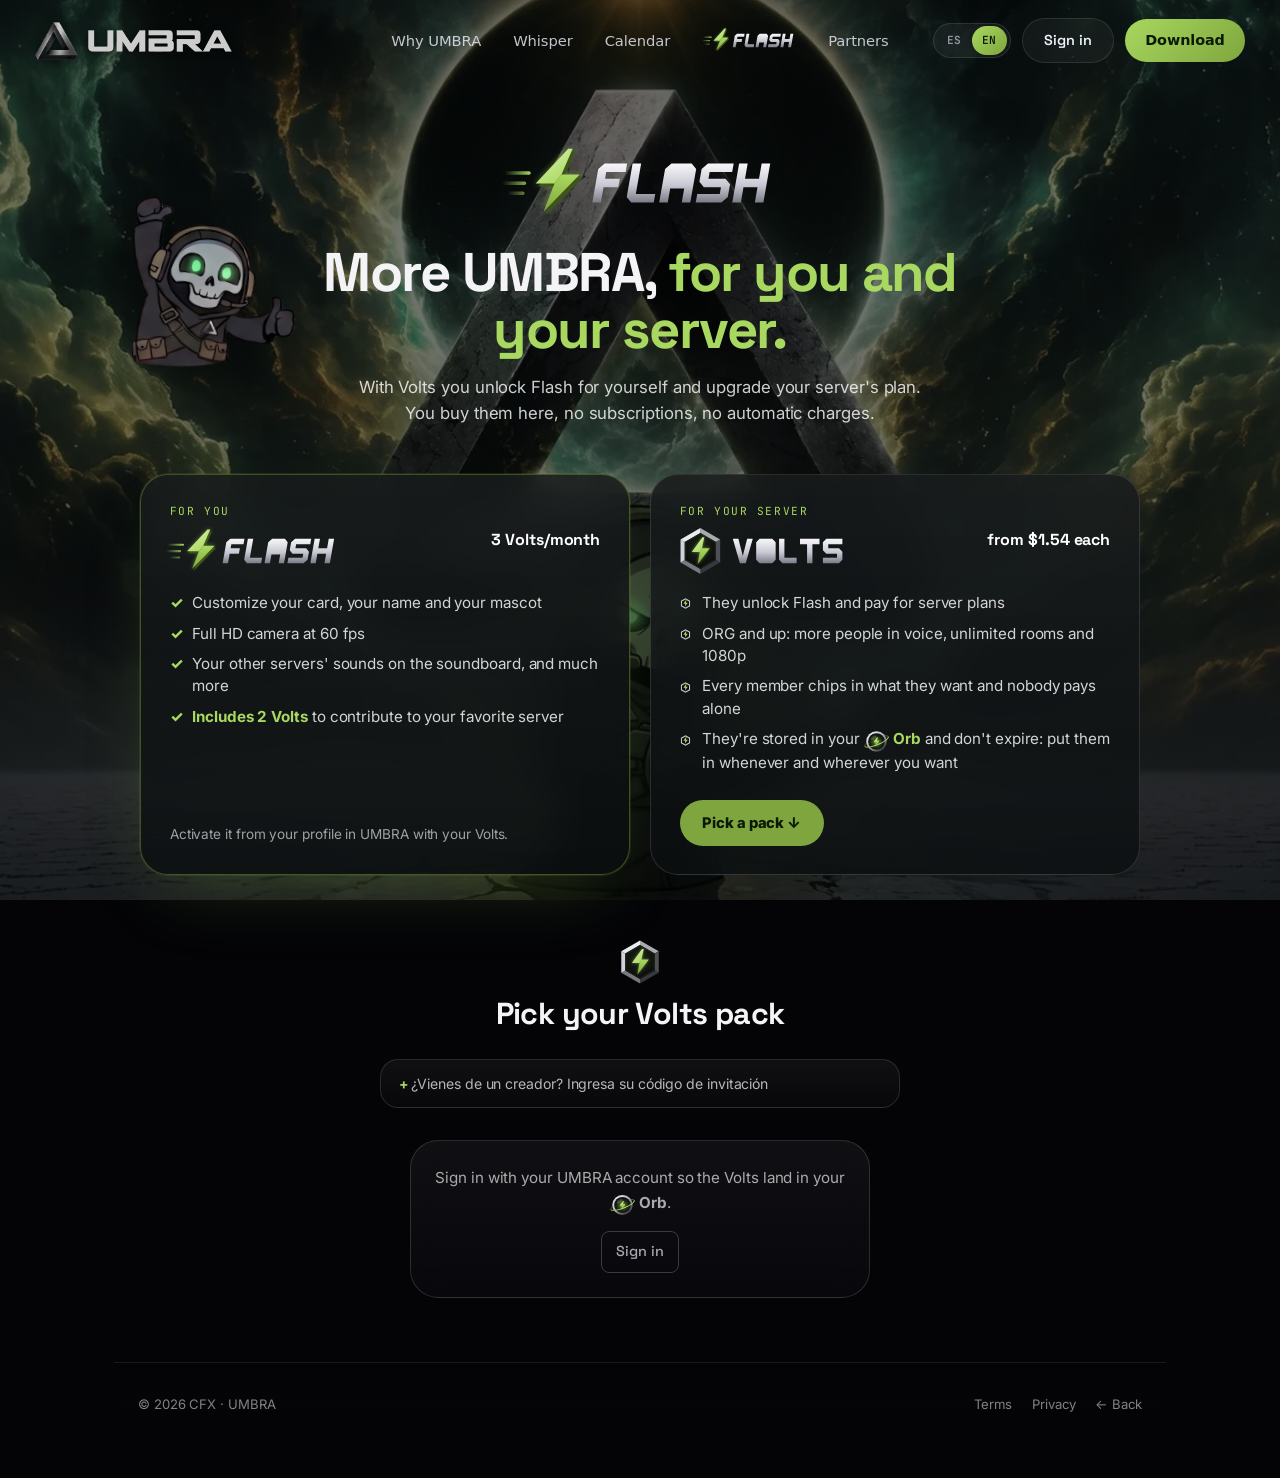
<file: tienda.html>
<!doctype html>
<html lang="es">
<head>
  <meta charset="UTF-8" />
  <meta name="viewport" content="width=device-width, initial-scale=1.0" />
  <title>UMBRA · Pledge Store</title>
  <meta name="robots" content="noindex" />
  <link rel="canonical" href="https://umbra.cfx-software.com/tienda" />

  <!-- API del server de UMBRA (mismo backend que la app: login + wallet + webhook).
       Verificar que apunte al server de producción donde vive el webhook de PayPal. -->
  <meta name="umbra-api-base" content="https://umbra-api.cfx-software.com" />

  <!-- Client ID PÚBLICO de PayPal (el de los botones, NO el secret del server).
       Vacío o 'PLACEHOLDER' => la tienda muestra "en preparación" en vez de
       botones rotos. ACTIVO: client-id LIVE (producción). Debe ir SIEMPRE junto
       con el server en PAYPAL_ENV=live + webhook live (ID 04J57917AV1944224);
       si el server queda en sandbox, los pagos reales no acreditan.
       Client-id de sandbox (por si hay que volver a probar): el que empieza
       con ATbw-w... -->
  <meta name="paypal-client-id" content="AXwfMZFBTk-thgtw-7cXQA-KwyrP5hqqxX1VhWsLWCRbJPSluEayrcMvTlk8d6hatfXyvvFvpn7pfcbA" />

  <link rel="icon" href="assets/logo-triangle.png" />
  <!-- styles.css aporta los estilos del modal de login (compartido con auth.js) -->
  <link rel="stylesheet" href="css/styles.css?v=20260701a" />
  <style>
    @import url('https://fonts.googleapis.com/css2?family=Bagel+Fat+One&family=Inter:wght@400;500;600;700;800;900&family=Space+Grotesk:wght@500;600;700&family=JetBrains+Mono:wght@500;600;700&display=swap');

    /* Tokens del landing (index.html) — mismo lenguaje visual */
    :root{
      --ink:#0c1224;
      --gold:#7FA63E; --gold-hi:#A8D85F; --gold-deep:#4F6B22; --gold-shine:#D6F2A8;
      --card:linear-gradient(180deg,rgba(255,255,255,.05),rgba(255,255,255,.02));
      --r-sm:10px; --r:18px; --r-lg:28px; --r-pill:999px; --container:1100px;
    }
    *,*::before,*::after{box-sizing:border-box;margin:0;padding:0}
    body{
      font-family:'Inter',sans-serif;background:#040407;color:#f0f0f5;line-height:1.5;
      -webkit-font-smoothing:antialiased;min-height:100vh;overflow-x:hidden;position:relative;
    }
    /* Fondo cósmico 100% CSS — mismo lenguaje que el landing, negro predominante.
       La nebulosa vive en body::after; esto solo aporta el rescoldo del piso. */
    .bg-cosmos{position:fixed;inset:0;z-index:0;pointer-events:none;background:#040407}
    .bg-cosmos::before{content:'';position:absolute;inset:0;
      background:url('assets/bg-shadow-comms-taco.webp') center 70%/cover no-repeat;filter:brightness(.62) saturate(.95)}
    .bg-cosmos::after{content:'';position:absolute;inset:0;
      background:linear-gradient(180deg, rgba(2,4,5,.40) 0%, rgba(2,4,5,.26) 28%, rgba(2,4,5,.34) 62%, rgba(2,4,5,.46) 100%)}
    a{color:inherit;text-decoration:none}
    button{font:inherit;cursor:pointer;border:none;background:none;color:inherit}
    img{max-width:100%;display:block}
    [hidden]{display:none !important}

    /* Sparkles de fondo (mismo estilo que el landing), con titileo + deriva */
    body::before{
      content:'';position:fixed;inset:0;z-index:0;pointer-events:none;opacity:.5;
      background-image:radial-gradient(1.5px 1.5px at 18% 26%,#fff,transparent),radial-gradient(1.2px 1.2px at 78% 58%,rgba(255,255,255,.85),transparent),radial-gradient(1.7px 1.7px at 46% 82%,#fff,transparent),radial-gradient(1.2px 1.2px at 88% 16%,rgba(255,255,255,.7),transparent);
      background-size:240px 240px;animation:twinkleT 8s ease-in-out infinite,sparkleDriftT 80s linear infinite;
    }
    /* Nebulosa viva (gradientes suaves, sin blur) — mismo lenguaje que el landing */
    body::after{
      content:'';position:fixed;inset:-20%;z-index:0;pointer-events:none;mix-blend-mode:screen;will-change:transform;
      background:
        radial-gradient(38% 44% at 80% 14%, rgba(255,120,62,.14), transparent 70%),
        radial-gradient(34% 40% at 18% 84%, rgba(186,72,34,.10), transparent 72%),
        radial-gradient(30% 34% at 44% 46%, rgba(226,96,48,.08), transparent 70%);
      animation:nebDriftT 34s ease-in-out infinite;
    }
    @keyframes twinkleT{0%,100%{opacity:.36}50%{opacity:.6}}
    @keyframes sparkleDriftT{from{transform:translate3d(0,0,0)}to{transform:translate3d(-240px,-120px,0)}}
    @keyframes nebDriftT{0%,100%{transform:translate3d(0,0,0) scale(1)}50%{transform:translate3d(-4%,3%,0) scale(1.1)}}
    @media (prefers-reduced-motion:reduce){ body::before,body::after{animation:none !important;transform:none !important} }
    body::before,body::after{display:none}
    body > *{position:relative;z-index:1}

    /* ── NAV (idéntico al landing) ───────────────────────────── */

    /* User menu (logueado) */

    /* ── MAIN ─────────────────────────────────────────────────── */
    main.store{max-width:var(--container);margin:0 auto;padding:9rem 1.5rem 2rem}
    .s-hero{text-align:center;max-width:640px;margin:0 auto 3rem;position:relative}
    /* Mascota decorativa — Taco happy saluda junto al hero. Anclada al hero
       (centrado) en vez del viewport: se queda al lado del contenido en
       cualquier ancho, incluso ultrawide. Se oculta en pantallas chicas. */
    .s-mascot{
      position:absolute;z-index:2;pointer-events:none;user-select:none;
      width:clamp(130px,13vw,184px);height:auto;
      top:48%;right:calc(100% + 1.75rem);transform:translateY(-50%) rotate(-4deg);
      filter:drop-shadow(0 18px 30px rgba(0,0,0,0.55));
      animation:tacoFloatT 9s ease-in-out infinite;will-change:transform;
    }
    @keyframes tacoFloatT{
      0%,100%{transform:translateY(-50%) rotate(-4deg)}
      50%{transform:translateY(calc(-50% - 14px)) rotate(-1deg)}
    }
    @media(max-width:1040px){.s-mascot{display:none}}
    @media (prefers-reduced-motion:reduce){.s-mascot{animation:none}}
    .s-hero h1{
      font-family:'Space Grotesk',sans-serif;font-size:clamp(2.2rem,5vw,3.4rem);font-weight:800;
      letter-spacing:-0.03em;line-height:1.04;margin-bottom:1rem;
    }
    .s-hero h1 .gold{color:var(--gold-hi)}
    .s-hero p{color:rgba(255,255,255,0.8);font-size:1.05rem;line-height:1.55;max-width:54ch;margin:0 auto}

    /* Gate de login */
    .s-gate{
      max-width:460px;margin:0 auto 2rem;padding:1.5rem;border-radius:var(--r-lg);text-align:center;
      background:var(--card);border:1px solid rgba(255,255,255,0.14);
      backdrop-filter:blur(22px) saturate(135%);-webkit-backdrop-filter:blur(22px) saturate(135%);
    }
    .s-gate p{color:rgba(255,255,255,0.65);font-size:0.95rem;margin-bottom:1rem}
    .btn-gold{
      display:inline-flex;align-items:center;gap:0.4rem;padding:0.75rem 1.4rem;border-radius:var(--r-pill);
      background:var(--gold);color:#0B1A05;font-weight:800;font-size:0.92rem;
      transition:background 180ms,transform 180ms;
    }
    .btn-gold:hover{background:var(--gold-hi);transform:translateY(-2px)}
    .s-userline{text-align:center;color:rgba(255,255,255,0.6);font-size:0.9rem;margin:0 0 2rem}
    .s-userline strong{color:#fff}

    /* Programa de Partners: bonus + código de invitación */
    .invite{max-width:520px;margin:0 auto 2rem}
    .invite-bonus{background:rgba(127,166,62,.1);border:1px solid rgba(127,166,62,.32);border-radius:var(--r);padding:.8rem 1.1rem;font-size:.9rem;color:rgba(255,255,255,.85);text-align:center;margin-bottom:.8rem}
    .invite-bonus b{color:var(--gold-hi)}
    .invite-det{border:1px solid rgba(255,255,255,.12);border-radius:var(--r);background:var(--card);overflow:hidden}
    .invite-det summary{list-style:none;cursor:pointer;padding:.8rem 1.1rem;font-size:.88rem;color:rgba(255,255,255,.7);user-select:none}
    .invite-det summary::-webkit-details-marker{display:none}
    .invite-det summary::before{content:'+ ';color:var(--gold-hi);font-weight:700}
    .invite-det[open] summary::before{content:'– '}
    .invite-det summary:hover{color:#fff}
    .invite-row{display:flex;gap:.6rem;padding:0 1.1rem 1rem;flex-wrap:wrap}
    .invite-row input{flex:1;min-width:160px;padding:.65rem .85rem;border-radius:var(--r-sm);background:rgba(0,0,0,.35);border:1px solid rgba(255,255,255,.14);color:#fff;font-family:'JetBrains Mono',monospace;font-size:.9rem;text-transform:uppercase}
    .invite-msg{padding:0 1.1rem 1rem;font-size:.84rem}

    /* Grid de packs — estilo .access-card del landing */
    .packs{max-width:1000px;margin:0 auto;display:grid;grid-template-columns:repeat(auto-fit,minmax(180px,1fr));gap:1.25rem}
    .pack{
      position:relative;padding:2rem 1.5rem 1.5rem;border-radius:var(--r-lg);
      background:var(--card);border:1px solid rgba(255,255,255,0.14);
      backdrop-filter:blur(22px) saturate(135%);-webkit-backdrop-filter:blur(22px) saturate(135%);
      display:flex;flex-direction:column;align-items:center;text-align:center;gap:0.5rem;
      transition:transform 240ms,border-color 240ms,background 240ms;
    }
    .pack:hover{transform:translateY(-6px);border-color:rgba(127,166,62,0.4);background:rgba(127,166,62,0.05)}
    .pack.best{
      background:rgba(127,166,62,0.10);border-color:rgba(127,166,62,0.45);
      box-shadow:0 0 0 1px rgba(127,166,62,0.25),0 30px 60px -20px rgba(127,166,62,0.30);
    }
    .pack .ribbon{
      position:absolute;top:-12px;left:50%;transform:translateX(-50%);
      padding:0.3rem 0.85rem;background:var(--gold);color:#0B1A05;
      font-size:0.7rem;font-weight:800;letter-spacing:0.02em;border-radius:var(--r-pill);white-space:nowrap;
      box-shadow:0 8px 18px -6px rgba(127,166,62,0.6);
    }
    .pack .usd{font-family:'Space Grotesk',sans-serif;font-size:2.4rem;font-weight:800;color:#fff;line-height:1}
    .pack .ling{font-family:'Space Grotesk',sans-serif;font-size:1.05rem;font-weight:700;color:var(--gold-hi)}
    .pack .per{font-family:'JetBrains Mono',monospace;font-size:0.74rem;color:rgba(255,255,255,0.5)}
    .pack .bonus{font-family:'JetBrains Mono',monospace;font-size:0.72rem;font-weight:600;color:#6ee7b0;letter-spacing:.01em;min-height:1.1em}
    .pack .bonus.base-only{opacity:0}
    .pack .pp-btns{margin-top:0.6rem;width:100%;min-height:46px}
    .pack .pp-disabled{
      font-size:0.74rem;color:rgba(255,255,255,0.5);text-align:center;padding:0.6rem;
      border:1px dashed rgba(255,255,255,0.15);border-radius:var(--r-sm);
    }
    /* CTA de cada pack → abre el checkout en un modal con ancho correcto */
    .pack .pack-cta{margin-top:auto;width:100%;padding:0.72rem 1rem;border-radius:var(--r-pill);
      background:var(--gold);color:#0B1A05;font-family:'Space Grotesk',sans-serif;font-weight:800;font-size:0.92rem;
      display:inline-flex;align-items:center;justify-content:center;gap:0.4rem;cursor:pointer;
      transition:background 180ms,transform 180ms,box-shadow 180ms}
    .pack .pack-cta:hover{background:var(--gold-hi);transform:translateY(-2px);box-shadow:0 12px 26px -8px rgba(127,166,62,.55)}
    .pack.best .pack-cta{box-shadow:0 10px 24px -8px rgba(127,166,62,.5)}

    /* Checkout modal — PayPal + tarjeta (invitado) con ancho suficiente para
       que el formulario de tarjeta no se corte ni estire la grilla de packs. */
    .co-modal{position:fixed;inset:0;z-index:200;display:flex;align-items:center;justify-content:center;padding:1.2rem}
    .co-backdrop{position:absolute;inset:0;background:rgba(2,3,8,.74);backdrop-filter:blur(7px);-webkit-backdrop-filter:blur(7px)}
    .co-content{position:relative;width:100%;max-width:400px;max-height:90vh;overflow-y:auto;
      background:#0b1020;border:1px solid rgba(255,255,255,.14);border-radius:var(--r-lg);
      padding:1.7rem 1.4rem 1.4rem;box-shadow:0 40px 90px -30px rgba(0,0,0,.85)}
    .co-close{position:absolute;top:0.7rem;right:0.75rem;width:30px;height:30px;border-radius:50%;
      display:grid;place-items:center;color:rgba(255,255,255,.65);background:rgba(255,255,255,.06);
      font-size:1.25rem;line-height:1;transition:background 160ms,color 160ms}
    .co-close:hover{background:rgba(255,255,255,.14);color:#fff}
    .co-head{text-align:center;margin-bottom:1.3rem}
    .co-usd{font-family:'Space Grotesk',sans-serif;font-size:2.6rem;font-weight:800;color:#fff;line-height:1}
    .volt-ic{display:inline-block;width:1.15em;height:1.15em;vertical-align:-.2em;margin-right:.3em}
    .orbe-ic{display:inline-block;width:1.75em;height:1.75em;vertical-align:-.5em;margin:-.2em .2em -.2em 0}
    .co-ling{font-size:0.9rem;color:var(--gold-hi);font-weight:600;margin-top:0.35rem}
    .co-pp{min-height:120px}
    .co-msg{text-align:center;color:rgba(255,255,255,.55);font-size:0.85rem;padding:1.4rem 0}
    .co-secure{text-align:center;color:rgba(255,255,255,.42);font-size:0.72rem;margin-top:1rem;line-height:1.5}

    .s-note{max-width:600px;margin:2.5rem auto 0;text-align:center;color:rgba(255,255,255,0.5);font-size:0.8rem;line-height:1.55}
    .s-note strong{color:var(--gold-hi)}

    /* Estados (en preparación / gracias) */
    .s-state{
      max-width:520px;margin:1rem auto;padding:2.5rem 1.75rem;border-radius:var(--r-lg);text-align:center;
      background:var(--card);border:1px solid rgba(255,255,255,0.14);
      backdrop-filter:blur(22px) saturate(135%);-webkit-backdrop-filter:blur(22px) saturate(135%);
    }
    .s-state h2{font-family:'Space Grotesk',sans-serif;font-size:1.5rem;font-weight:800;margin-bottom:0.6rem}
    .s-state p{color:rgba(255,255,255,0.65);font-size:0.95rem;max-width:400px;margin:0 auto}

    /* Flash y Volts */
    .s-brand{display:block;height:clamp(56px,7vw,78px);width:auto;margin:0 auto 1.4rem}
    .offer{max-width:1000px;margin:0 auto 4rem;display:grid;grid-template-columns:repeat(auto-fit,minmax(300px,1fr));gap:1.25rem}
    .of-card{position:relative;padding:1.8rem;border-radius:var(--r-lg);display:flex;flex-direction:column;gap:1rem;
      background:linear-gradient(180deg,rgba(255,255,255,.06),rgba(255,255,255,.02)),rgba(7,10,11,.82);
      border:1px solid rgba(255,255,255,.12);backdrop-filter:blur(18px);-webkit-backdrop-filter:blur(18px)}
    .of-card.flash{border-color:rgba(127,166,62,.42);box-shadow:0 0 0 1px rgba(127,166,62,.14),0 30px 70px -30px rgba(127,166,62,.35)}
    .of-head{display:flex;align-items:center;gap:1rem}
    .of-head img{width:64px;height:64px;flex:0 0 auto}
    .of-head .wm{display:block;height:50px;width:auto;margin-left:-4px}
    .of-tag{display:block;font-family:'JetBrains Mono',monospace;font-size:.7rem;letter-spacing:.14em;text-transform:uppercase;color:var(--gold-hi);margin-bottom:.35rem}
    .of-price{margin-left:auto;text-align:right;font-family:'Space Grotesk',sans-serif;font-weight:700;color:#fff;font-size:1rem;white-space:nowrap}
    .of-list{list-style:none;display:flex;flex-direction:column;gap:.55rem}
    .of-list li{position:relative;padding-left:1.4rem;color:rgba(255,255,255,.82);font-size:.95rem;line-height:1.45}
    .of-list li::before{content:'';position:absolute;left:0;top:.42em;width:.7rem;height:.7rem;
      background:url('assets/brand/volts-mini.svg') center/contain no-repeat}
    .of-card.flash .of-list li::before{background-image:none;content:'✓';color:var(--gold-hi);font-weight:800;width:auto;height:auto;top:0}
    .of-list b{color:var(--gold-hi)}
    .of-foot{margin-top:auto;padding-top:.4rem;color:rgba(255,255,255,.6);font-size:.85rem}
    .of-foot .btn-gold{margin-top:.2rem}
    .packs-h{display:flex;flex-direction:column;align-items:center;gap:.8rem;margin:0 auto 1.8rem;text-align:center}
    .packs-h img{height:46px;width:auto}
    .packs-h h2{font-family:'Space Grotesk',sans-serif;font-size:clamp(1.4rem,2.6vw,1.9rem);font-weight:800;letter-spacing:-.02em}
    @media(max-width:560px){.of-price{margin-left:0;text-align:left;width:100%}.of-head{flex-wrap:wrap}}
    /* Footer */
    .s-foot{
      max-width:var(--container);margin:4rem auto 0;padding:2rem 1.5rem;
      border-top:1px solid rgba(255,255,255,0.08);
      display:flex;flex-wrap:wrap;gap:1rem;align-items:center;justify-content:space-between;
      color:rgba(255,255,255,0.5);font-size:0.82rem;
    }
    .s-foot .foot-links{display:flex;gap:1.25rem;flex-wrap:wrap}
    .s-foot a:hover{color:#fff}
  </style>
  <link rel="stylesheet" href="https://api.fontshare.com/v2/css?f[]=clash-display@600,700&f[]=satoshi@400,500,700&display=swap" />
  <link rel="stylesheet" href="https://fonts.googleapis.com/css2?family=JetBrains+Mono:wght@500;600&display=swap" />
  <link rel="stylesheet" href="/css/nav.css?v=20261123a" />
</head>
<body>
  <div class="bg-cosmos" aria-hidden="true"></div>
  <nav class="nav" id="topNav">
    <a class="nav-logo" href="/">
      <img src="/assets/logo-triangle.png" alt="" />
      <img class="nav-wordmark" src="/assets/wordmark-umbra.png" alt="UMBRA" />
    </a>
    <div class="nav-links">
      <a href="/#problema" data-i18n="nav.why">Por qué UMBRA</a>
      <a href="/#comunicacion" data-i18n="nav.whisper">Whisper</a>
      <a href="/#calendario" data-i18n="nav.calendar">Calendario</a>
      <a class="nav-flash" href="/tienda" aria-label="Flash · Tienda"><img src="/assets/brand/flash-logo.svg" width="426" height="120" alt="Flash"></a>
      <a href="/partners" data-i18n="nav.partners">Partners</a>
    </div>
    <div class="nav-right">
      <div class="lang lang-switch" role="group" aria-label="Idioma">
        <button type="button" data-lang="es" class="active">ES</button>
        <button type="button" data-lang="en">EN</button>
      </div>
      <button class="nav-cta btn-login" data-i18n="t.nav.login">Iniciar sesión</button>
      <a class="nav-dl" href="https://umbra-api.cfx-software.com/downloads/Umbra-Setup.exe" download data-i18n="nav.cta">Descargar</a>
      <div class="user-menu" hidden>
        <button class="nav-cta user-toggle" aria-expanded="false">
          <span class="user-name"></span>
        </button>
        <div class="user-dropdown">
          <button class="creator-link" hidden onclick="location.assign('/creador')" data-i18n="nav.creatorPanel">Panel de creador</button>
          <button data-action="signout" data-i18n="t.nav.signout">Cerrar sesión</button>
        </div>
      </div>
      <button class="nav-burger" id="navBurger" aria-label="Menú" aria-expanded="false" aria-controls="navMobile">
        <span></span><span></span><span></span>
      </button>
    </div>
    <div class="nav-mobile" id="navMobile">
      <a href="/#problema" data-i18n="nav.why">Por qué UMBRA</a>
      <a href="/#comunicacion" data-i18n="nav.whisper">Whisper</a>
      <a href="/#calendario" data-i18n="nav.calendar">Calendario</a>
      <a class="nm-flash" href="/tienda" aria-label="Flash · Tienda"><img src="/assets/brand/flash-logo.svg" width="426" height="120" alt="Flash"></a>
      <a href="/partners" data-i18n="nav.partners">Partners</a>
      <a href="/descargas" data-i18n="nav.downloads">Descargas</a>
      <div class="nm-sep"></div>
      <button class="drawer-login nm-login" type="button" data-i18n="t.nav.login">Iniciar sesión</button>
      <div class="drawer-user nm-user" hidden>
        <div class="nm-user-info">
          <span class="user-avatar" aria-hidden="true"></span>
          <div class="nm-user-meta">
            <span class="drawer-user-name"></span>
            <span class="drawer-user-email"></span>
          </div>
        </div>
        <a class="creator-link nm-signout" href="/creador" hidden style="text-align:center;text-decoration:none" data-i18n="nav.creatorPanel">Panel de creador</a>
        <button class="drawer-user-signout nm-signout" data-action="signout" data-i18n="t.nav.signout">Cerrar sesión</button>
      </div>
      <div class="nm-sep"></div>
      <div class="lang lang-switch" role="group" aria-label="Idioma">
        <button type="button" data-lang="es">ES</button>
        <button type="button" data-lang="en">EN</button>
      </div>
    </div>
  </nav>

  <main class="store">
    <div class="s-hero">
      <img class="s-mascot" src="assets/taco-happy.png" alt="" aria-hidden="true" />
      <img class="s-brand" src="assets/brand/flash-logo.svg" width="426" height="120" alt="UMBRA Flash" />
      <h1 data-i18n-html="t.h1.html">Más UMBRA, <span class="gold">para ti y para tu servidor.</span></h1>
      <p data-i18n="t.lead">Con Volts activas Flash para ti y mejoras el plan de tu servidor. Los compras aquí, sin suscripciones ni cobros automáticos.</p>
    </div>

    <div class="offer">
      <article class="of-card flash">
        <div class="of-head">
          <div><span class="of-tag" data-i18n="t.fl.tag">Para ti</span><img class="wm" src="assets/brand/flash-logo.svg" width="426" height="120" alt="Flash" /></div>
          <div class="of-price" data-i18n="t.fl.price">3 Volts/mes</div>
        </div>
        <ul class="of-list">
          <li data-i18n="t.fl.f1">Personaliza tu tarjeta, tu nombre y tu mascota</li>
          <li data-i18n="t.fl.f2">Cámara en Full HD a 60 fps</li>
          <li data-i18n="t.fl.f3">Los sonidos de tus otros servidores en la soundboard, y mucho más</li>
          <li data-i18n-html="t.fl.f4"><b>Incluye 2 Volts</b> para aportar a tu servidor favorito</li>
        </ul>
        <p class="of-foot" data-i18n="t.fl.how">Se activa desde tu perfil en UMBRA con tus Volts.</p>
      </article>
      <article class="of-card">
        <div class="of-head">
          <div><span class="of-tag" data-i18n="t.vo.tag">Para tu servidor</span><img class="wm" src="assets/brand/volts-logo.svg" width="414" height="120" alt="Volts" /></div>
          <div class="of-price" data-i18n="t.vo.price">desde $1,54 cada uno</div>
        </div>
        <ul class="of-list">
          <li data-i18n="t.vo.f1">Activan Flash y pagan los planes del servidor</li>
          <li data-i18n="t.vo.f2">ORG en adelante: más gente en voz, salas ilimitadas y 1080p</li>
          <li data-i18n="t.vo.f3">Cada miembro aporta lo que quiere y nadie paga solo</li>
          <li data-i18n-html="t.vo.f4">Se guardan en tu <img class="orbe-ic" src="assets/brand/orbe-icono.svg" width="26" height="26" alt=""><b>Orbe</b> y no vencen: apórtalos cuando y donde quieras</li>
        </ul>
        <div class="of-foot"><a class="btn-gold" href="#packs-sec" data-i18n="t.vo.cta">Elegir un pack ↓</a></div>
      </article>
    </div>

    <div class="packs-h" id="packs-sec">
      <img src="assets/brand/volts-icono.svg" width="46" height="46" alt="" />
      <h2 data-i18n="t.packs.h">Elige tu pack de Volts</h2>
    </div>

    <!-- Programa de Partners: aviso de bonus + código de invitación -->
    <div class="invite" id="inviteBox">
      <div class="invite-bonus" id="inviteBonus" hidden>🎁 Vas a recibir <b>+10% de Volts</b> en tu primera recarga por venir de un creador.</div>
      <details class="invite-det">
        <summary>¿Vienes de un creador? Ingresa su código de invitación</summary>
        <div class="invite-row">
          <input id="inviteCode" placeholder="CÓDIGO" maxlength="64" autocomplete="off" spellcheck="false" />
          <button class="btn-gold" id="inviteBtn" type="button">Aplicar</button>
        </div>
        <div class="invite-msg" id="inviteMsg" hidden></div>
      </details>
    </div>

    <!-- Gate: pedir login -->
    <div class="s-gate" id="login-gate" hidden>
      <p data-i18n-html="t.gate.text">Inicia sesión con tu cuenta de UMBRA para que los Volts lleguen a tu <img class="orbe-ic" src="assets/brand/orbe-icono.svg" width="26" height="26" alt=""><b>Orbe</b>.</p>
      <button class="btn-gold btn-login" data-i18n="t.gate.btn">Iniciar sesión</button>
    </div>

    <!-- Línea de usuario logueado -->
    <p class="s-userline" id="user-line" hidden>
      <span data-i18n="t.user.prefix">Comprando como</span> <strong id="user-line-name"></strong>
    </p>

    <!-- Estado: PayPal no configurado -->
    <div class="s-state" id="state-unconfigured" hidden>
      <h2 data-i18n="t.unconfigured.h2">Tienda en preparación 🛠️</h2>
      <p data-i18n="t.unconfigured.text">Estamos terminando de conectar la pasarela de pagos. Vuelve pronto para apoyar el early access.</p>
    </div>

    <!-- Grid de packs -->
    <div class="packs" id="packs" hidden></div>

    <p class="s-note" id="packs-note" hidden data-i18n="t.note">Pago seguro vía PayPal — con cuenta o con tarjeta como invitado. Los Volts son unidades de aporte de UMBRA: no se cambian por dinero, se usan dentro de la plataforma.</p>

    <!-- Gracias -->
    <div class="s-state" id="state-thanks" hidden>
      <h2 data-i18n="t.thanks.h2">¡Gracias por tu aporte! 🎉</h2>
      <p data-i18n-html="t.thanks.text">Tu pago se confirmó. Los Volts aparecen en tu <img class="orbe-ic" src="assets/brand/orbe-icono.svg" width="26" height="26" alt=""><b>Orbe</b> en unos segundos — abre UMBRA y revisa tu perfil.</p>
      <p style="margin-top:1.25rem">
        <a class="btn-gold" href="https://umbra.mobile/" data-i18n="t.thanks.open">Abrir UMBRA</a>
      </p>
    </div>

    <footer class="s-foot">
      <span>© 2026 CFX · UMBRA</span>
      <span class="foot-links">
        <a href="/terminos" data-i18n="ft.col3.l4">Términos</a>
        <a href="/privacidad" data-i18n="ft.col3.l3">Privacidad</a>
        <a href="/" data-i18n="t.nav.home">← Volver</a>
      </span>
    </footer>
  </main>

  <!-- Checkout modal: PayPal + tarjeta (invitado) con ancho correcto -->
  <div id="checkout-modal" class="co-modal" role="dialog" aria-modal="true" aria-label="Pagar aporte" hidden>
    <div class="co-backdrop"></div>
    <div class="co-content">
      <button class="co-close" type="button" aria-label="Cerrar">&times;</button>
      <div class="co-head">
        <div class="co-usd" id="co-usd"></div>
        <div class="co-ling" id="co-ling"></div>
      </div>
      <div class="co-pp" id="co-pp"></div>
      <p class="co-secure" data-i18n="t.co.secure">Pago seguro vía PayPal — con cuenta o con tarjeta como invitado.</p>
    </div>
  </div>

  <!-- Login modal (reusa el de auth.js + estilos de styles.css) -->
  <div id="login-modal" class="login-modal" role="dialog" aria-modal="true" aria-labelledby="login-modal-title" hidden>
    <div class="login-modal-backdrop" aria-hidden="true"></div>
    <div class="login-modal-content">
      <button class="login-modal-close" aria-label="Cerrar">
        <svg width="16" height="16" viewBox="0 0 16 16" fill="none" stroke="currentColor" stroke-width="1.6" stroke-linecap="round">
          <line x1="4" y1="4" x2="12" y2="12" /><line x1="12" y1="4" x2="4" y2="12" />
        </svg>
      </button>
      <div class="login-modal-header">
        <h3 id="login-modal-title" data-i18n="auth.modal.title">Iniciar sesión en UMBRA</h3>
        <p data-i18n="auth.modal.subtitle">Empieza con tu cuenta</p>
      </div>
      <button class="btn-google-signin">
        <svg width="18" height="18" viewBox="0 0 18 18" xmlns="http://www.w3.org/2000/svg" aria-hidden="true">
          <path fill="#4285F4" d="M17.64 9.2c0-.637-.057-1.251-.164-1.84H9v3.481h4.844c-.209 1.125-.843 2.078-1.796 2.717v2.258h2.908c1.702-1.567 2.684-3.874 2.684-6.615z"/>
          <path fill="#34A853" d="M9 18c2.43 0 4.467-.806 5.956-2.18l-2.908-2.259c-.806.54-1.836.86-3.048.86-2.344 0-4.328-1.584-5.036-3.711H.957v2.332C2.438 15.983 5.482 18 9 18z"/>
          <path fill="#FBBC05" d="M3.964 10.71A5.41 5.41 0 0 1 3.682 9c0-.593.102-1.17.282-1.71V4.958H.957A8.996 8.996 0 0 0 0 9c0 1.452.348 2.827.957 4.042l3.007-2.332z"/>
          <path fill="#EA4335" d="M9 3.58c1.321 0 2.508.454 3.44 1.345l2.582-2.58C13.463.891 11.426 0 9 0 5.482 0 2.438 2.017.957 4.958L3.964 7.29C4.672 5.163 6.656 3.58 9 3.58z"/>
        </svg>
        <span data-i18n="auth.modal.google_btn">Iniciar sesión con Google</span>
      </button>
      <p class="login-error" role="alert" hidden></p>
    </div>
  </div>

  <script>
    // Nav: fondo + sombra al hacer scroll (igual que el landing)
    (function(){
      var nav = document.getElementById('topNav');
      if(!nav) return;
      var onScroll = function(){ nav.classList.toggle('scrolled', window.scrollY > 40); };
      window.addEventListener('scroll', onScroll, { passive:true });
      onScroll();
    })();

    // ── Programa de Partners: código de invitación + aviso de bonus ──
    (function(){
      var API = ((document.querySelector('meta[name="umbra-api-base"]')||{}).content||'').replace(/\/$/,'') || '';
      function token(){ try{ return (JSON.parse(localStorage.getItem('umbra:auth'))||{}).token || null; }catch(e){ return null; } }
      function storedRef(){ try{ var p=JSON.parse(localStorage.getItem('umbra:ref')); return (p&&p.code) || null; }catch(e){ return null; } }
      var box=document.getElementById('inviteBox'); if(!box) return;
      var bonus=document.getElementById('inviteBonus'), btn=document.getElementById('inviteBtn'),
          inp=document.getElementById('inviteCode'), msg=document.getElementById('inviteMsg');
      // Capturar ?ref de la URL acá mismo: auth.js también lo hace, pero es
      // deferred y corre DESPUÉS de este script — sin esto, en la primera
      // visita con ?ref el banner no aparecía hasta recargar.
      try{
        var q=new URLSearchParams(location.search);
        var r=(q.get('ref')||q.get('r')||'').trim().slice(0,64);
        if(r) localStorage.setItem('umbra:ref', JSON.stringify({ code:r, exp:Date.now()+60*864e5 }));
      }catch(e){}
      if(storedRef()) bonus.hidden=false;
      function say(t, ok){ msg.hidden=false; msg.textContent=t; msg.style.color = ok? '#bef07f':'#fca5a5'; }
      btn.addEventListener('click', function(){
        var code=(inp.value||'').trim().toUpperCase(); if(!code){ say('Escribí un código.', false); return; }
        var t=token();
        if(!t){
          try{ localStorage.setItem('umbra:ref', JSON.stringify({ code:code, exp:Date.now()+60*864e5 })); }catch(e){}
          say('Inicia sesión y aplicamos tu código automáticamente.', true);
          if(window.umbraAuth && window.umbraAuth.open) window.umbraAuth.open();
          return;
        }
        say('Aplicando…', true);
        fetch(API + '/api/partners/attribute', { method:'POST', headers:{ 'Content-Type':'application/json', 'Authorization':'Bearer '+t }, body:JSON.stringify({ code:code }) })
          .then(function(r){ return r.json(); })
          .then(function(res){
            if(res && res.attributed){ say('¡Listo! Vas a recibir +10% de Volts en tu primera recarga 🎁', true); bonus.hidden=false; }
            else if(res && res.reason==='already_attributed'){ say('Ya estás asociado a un creador.', true); }
            else if(res && res.reason==='self_referral'){ say('Ese es tu propio código 😅', false); }
            else { say('Código no válido.', false); }
          })
          .catch(function(){ say('No se pudo aplicar ahora, probá de nuevo.', false); });
      });
    })();
  </script>
  <script src="js/i18n-v2.js?v=20261122q" defer></script>
  <script src="/js/nav.js?v=20261123a" defer></script>
  <script src="js/auth.js?v=20260701a" defer></script>
  <script src="js/tienda.js?v=20261122i" defer></script>
</body>
</html>
</file>
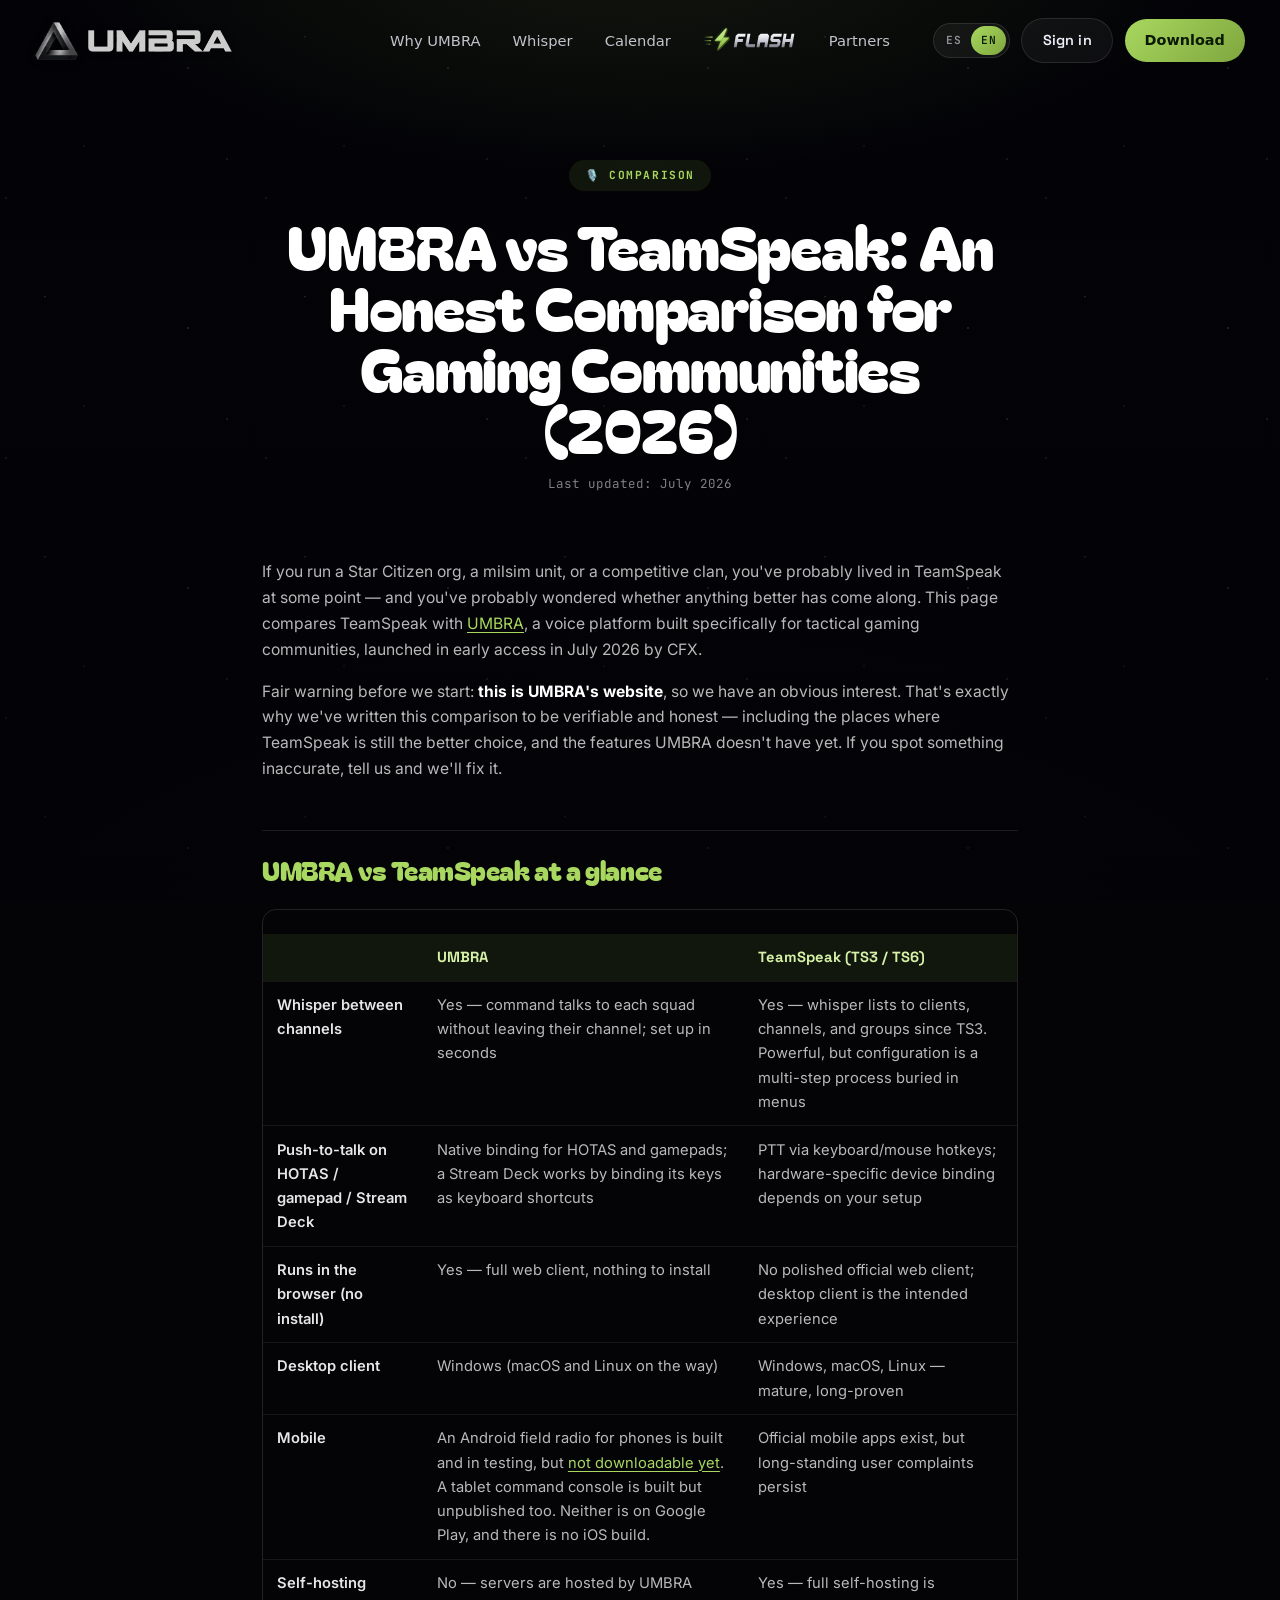
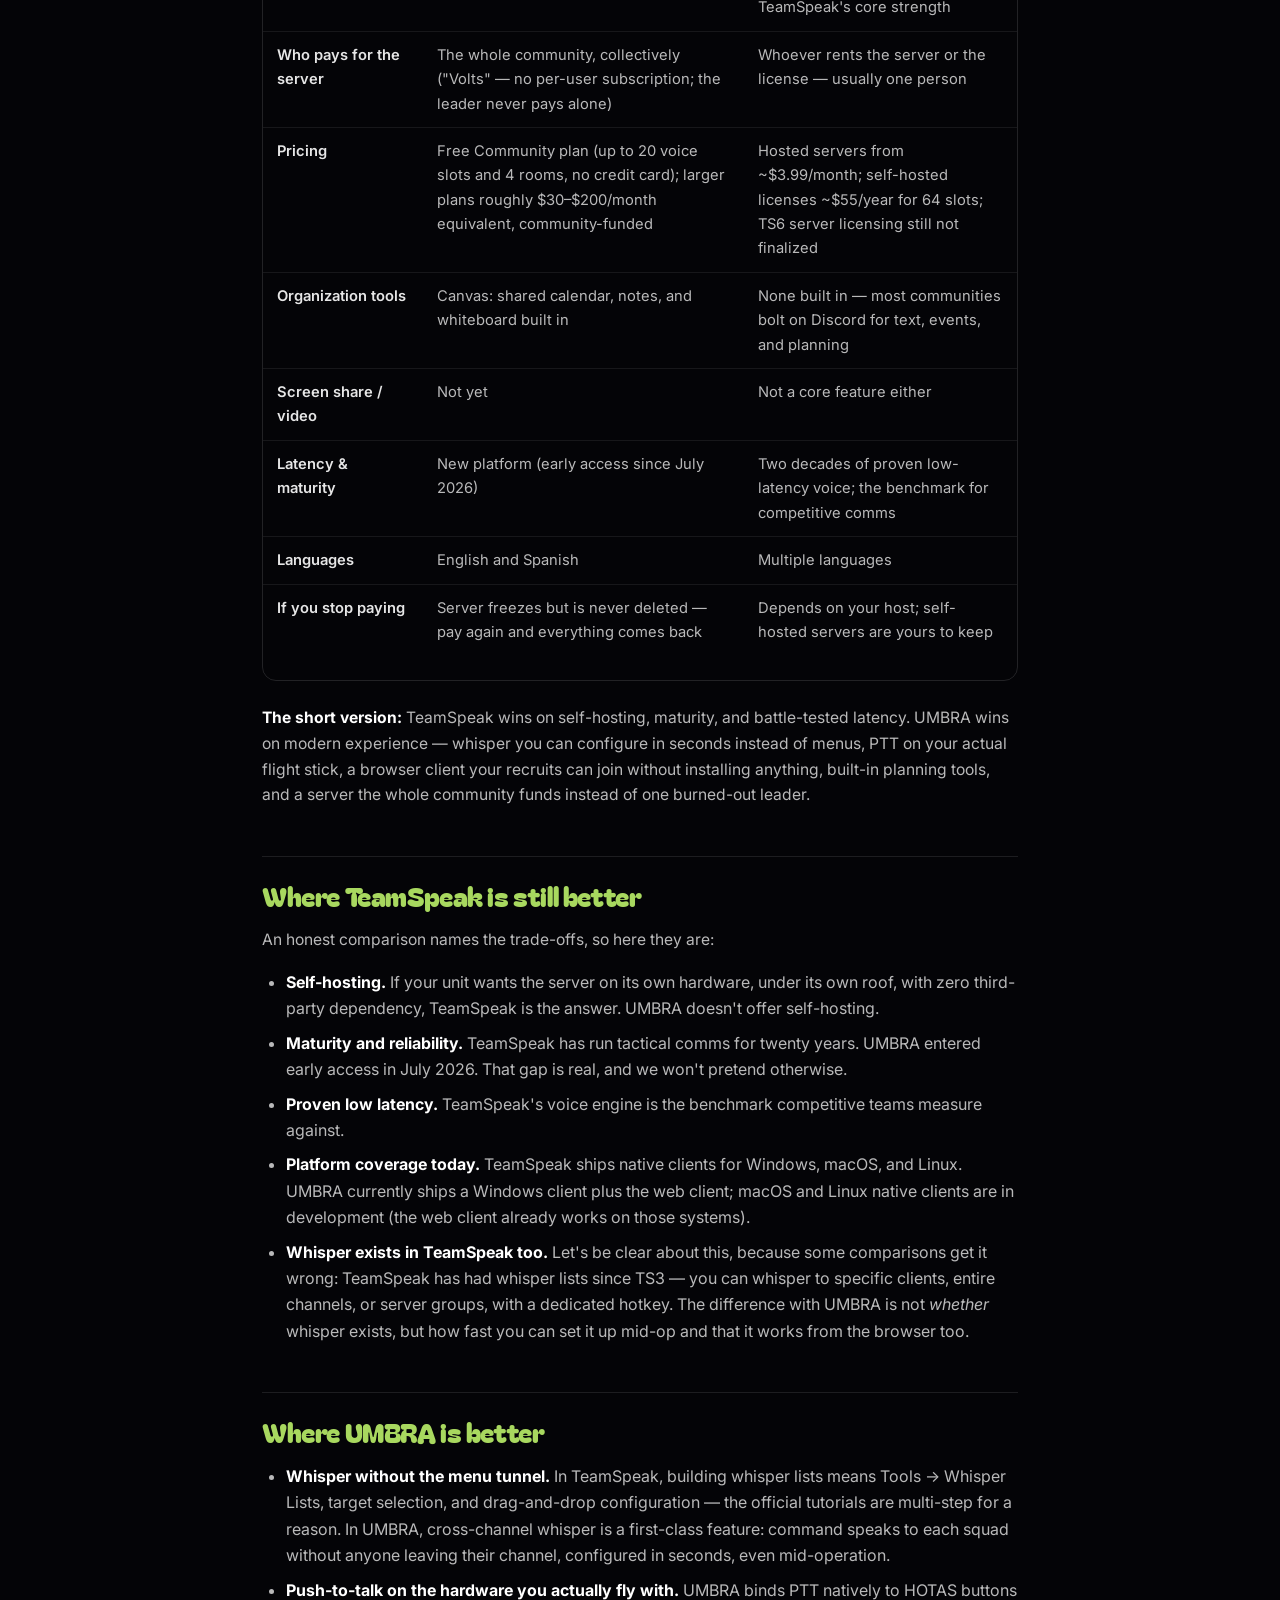
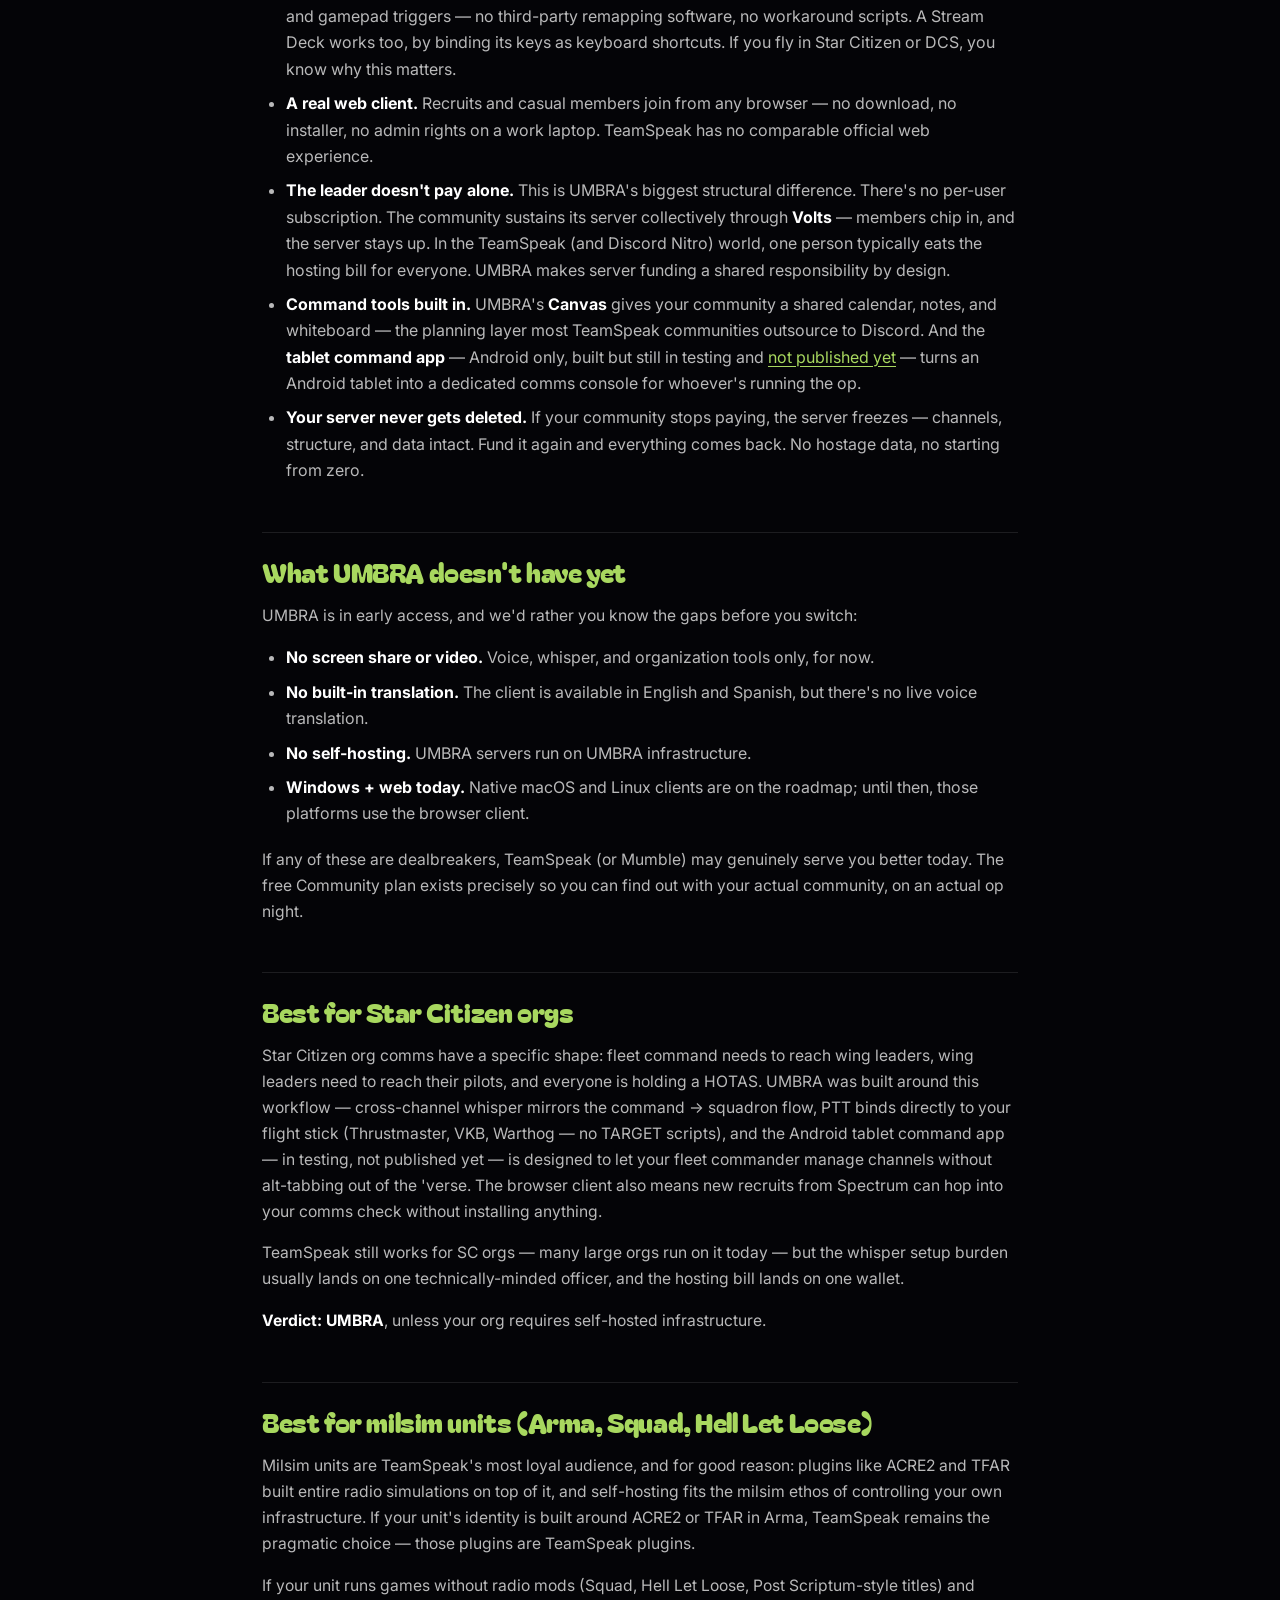
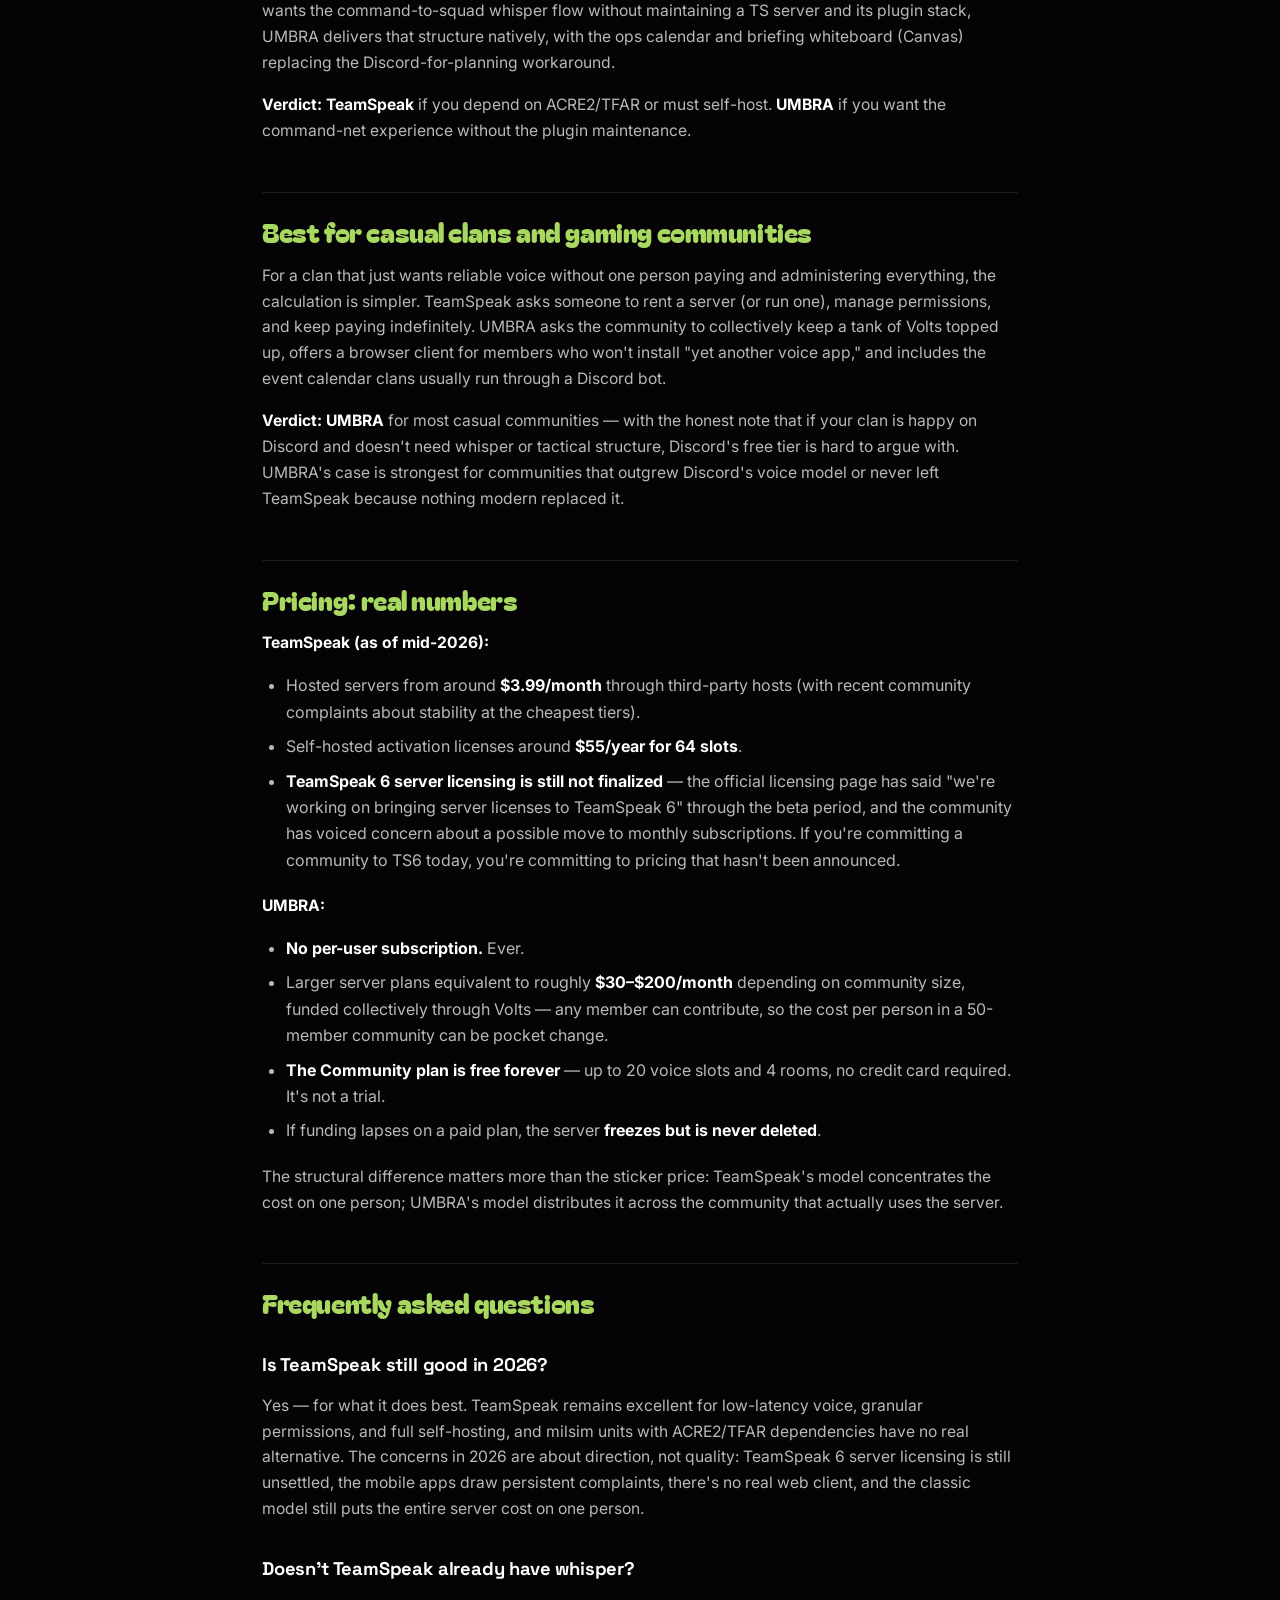
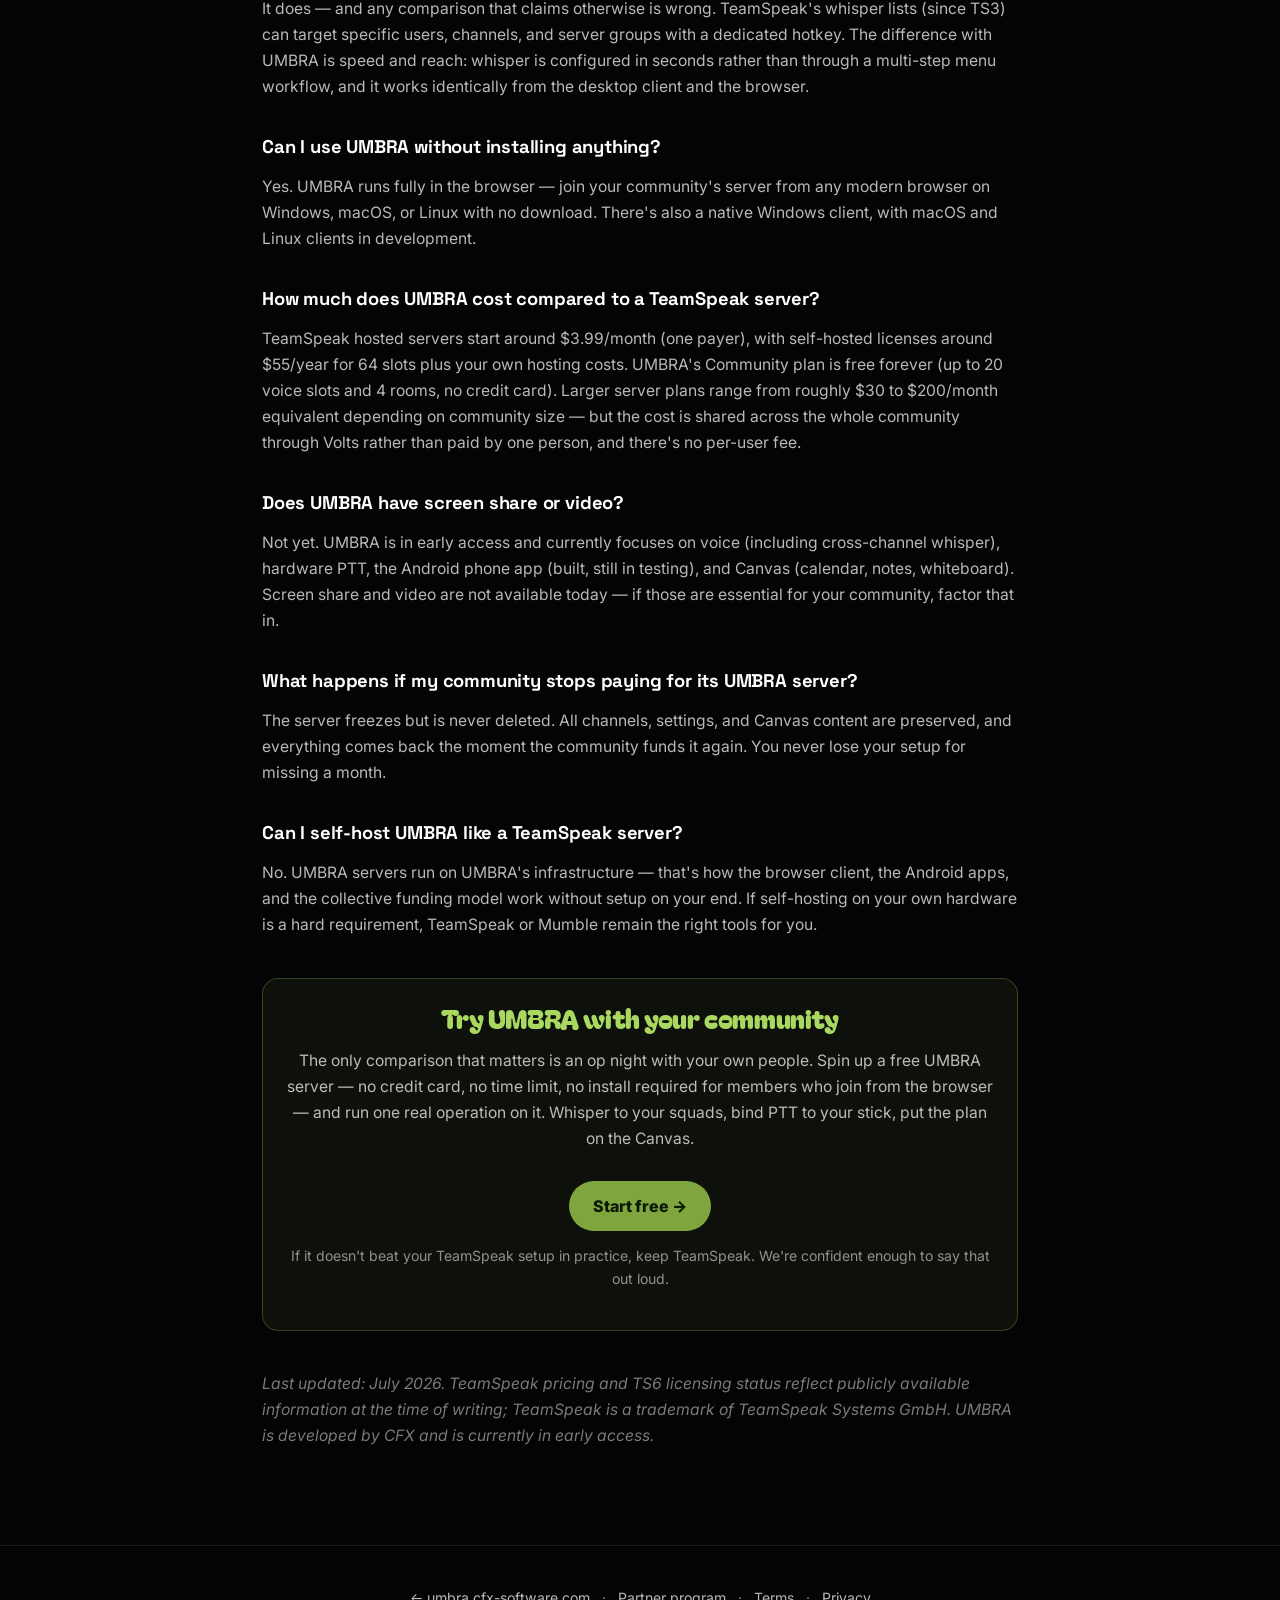
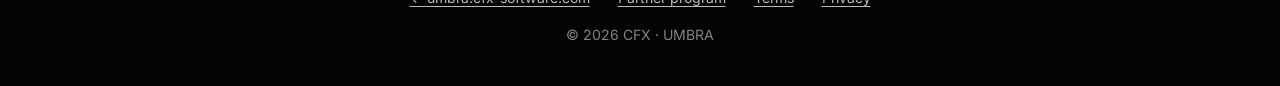
<file: vs/teamspeak.html>
<!doctype html>
<html lang="en" data-content-lang>
<head>
  <meta charset="utf-8" />
  <meta name="viewport" content="width=device-width, initial-scale=1" />
  <title>UMBRA vs TeamSpeak (2026): Honest Comparison for Gaming Communities</title>
  <meta name="description" content="UMBRA vs TeamSpeak in 2026: an honest comparison for gaming communities. Whisper, HOTAS push-to-talk, browser client, real pricing — and where TeamSpeak still wins." />
  <link rel="canonical" href="https://umbra.cfx-software.com/vs/teamspeak" />
  <meta property="og:title" content="UMBRA vs TeamSpeak (2026): Honest Comparison for Gaming Communities" />
  <meta property="og:description" content="Whisper, HOTAS push-to-talk, browser client, real pricing — and where TeamSpeak still wins. An honest comparison for tactical gaming communities." />
  <meta property="og:image" content="https://umbra.cfx-software.com/assets/og-image.jpg" />
  <meta property="og:type" content="article" />
  <meta property="og:url" content="https://umbra.cfx-software.com/vs/teamspeak" />
  <meta property="og:site_name" content="UMBRA" />
  <meta property="og:locale" content="en_US" />
  <meta name="twitter:card" content="summary_large_image" />
  <meta name="twitter:title" content="UMBRA vs TeamSpeak (2026): Honest Comparison" />
  <meta name="twitter:description" content="Where each one wins, real pricing, and what UMBRA doesn't have yet." />
  <meta name="twitter:image" content="https://umbra.cfx-software.com/assets/og-image.jpg" />
  <link rel="icon" href="../assets/logo-triangle.png" />
  <link rel="stylesheet" href="../css/legal.css?v=20260703a" />
  <style>
    .cmp-wrap{overflow-x:auto;margin:1.5rem 0;border:1px solid rgba(255,255,255,.12);border-radius:14px}
    .cmp{width:100%;border-collapse:collapse;font-size:.92rem;min-width:640px}
    .cmp th,.cmp td{padding:.7rem .9rem;text-align:left;vertical-align:top;border-bottom:1px solid rgba(255,255,255,.08)}
    .cmp thead th{background:rgba(127,166,62,.12);color:#D6F2A8;font-weight:700}
    .cmp tbody tr:last-child td{border-bottom:none}
    .cmp td:first-child{font-weight:600;color:rgba(255,255,255,.9)}
    .cta-box{margin:2.5rem 0 1rem;padding:1.5rem;border:1px solid rgba(127,166,62,.35);border-radius:16px;background:rgba(127,166,62,.08);text-align:center}
    .cta-box a.btn{display:inline-block;margin-top:.8rem;padding:.75rem 1.5rem;border-radius:999px;background:#7FA63E;color:#0B1A05;font-weight:800;text-decoration:none}
    .cta-box a.btn:hover{background:#A8D85F}
    .disclaim{font-size:.82rem;opacity:.65;margin-top:2.5rem}
  </style>
  <script type="application/ld+json">
  {"@context":"https://schema.org","@type":"FAQPage","mainEntity":[{"@type":"Question","name":"Is TeamSpeak still good in 2026?","acceptedAnswer":{"@type":"Answer","text":"Yes — for what it does best. TeamSpeak remains excellent for low-latency voice, granular permissions, and full self-hosting, and milsim units with ACRE2/TFAR dependencies have no real alternative. The concerns in 2026 are about direction, not quality: TeamSpeak 6 server licensing is still unsettled, the mobile apps draw persistent complaints, there is no real web client, and the classic model still puts the entire server cost on one person."}},{"@type":"Question","name":"Doesn't TeamSpeak already have whisper?","acceptedAnswer":{"@type":"Answer","text":"It does. TeamSpeak's whisper lists (since TS3) can target specific users, channels, and server groups with a dedicated hotkey. The difference with UMBRA is speed and reach: whisper is configured in seconds rather than through a multi-step menu workflow, and it works identically from the desktop client and the browser."}},{"@type":"Question","name":"Can I use UMBRA without installing anything?","acceptedAnswer":{"@type":"Answer","text":"Yes. UMBRA runs fully in the browser — join your community's server from any modern browser on Windows, macOS, or Linux with no download. There is also a native Windows client, with macOS and Linux clients in development."}},{"@type":"Question","name":"How much does UMBRA cost compared to a TeamSpeak server?","acceptedAnswer":{"@type":"Answer","text":"TeamSpeak hosted servers start around $3.99/month (one payer), with self-hosted licenses around $55/year for 64 slots plus your own hosting costs. UMBRA's Community plan is free forever (up to 20 voice slots and 4 rooms, no credit card). Larger server plans range from roughly $30 to $200/month equivalent depending on community size, but the cost is shared across the whole community through Volts rather than paid by one person, and there is no per-user fee."}},{"@type":"Question","name":"Does UMBRA have screen share or video?","acceptedAnswer":{"@type":"Answer","text":"Not yet. UMBRA is in early access and currently focuses on voice (including cross-channel whisper), hardware push-to-talk, the Android phone app (built, still in testing, not downloadable yet), and Canvas (calendar, notes, whiteboard). Screen share and video are not available today."}},{"@type":"Question","name":"What happens if my community stops paying for its UMBRA server?","acceptedAnswer":{"@type":"Answer","text":"The server freezes but is never deleted. All channels, settings, and Canvas content are preserved, and everything comes back the moment the community funds it again. You never lose your setup for missing a month."}},{"@type":"Question","name":"Can I self-host UMBRA like a TeamSpeak server?","acceptedAnswer":{"@type":"Answer","text":"No. UMBRA servers run on UMBRA's infrastructure — that is how the browser client, the Android apps, and the collective funding model work without setup on your end. If self-hosting on your own hardware is a hard requirement, TeamSpeak or Mumble remain the right tools for you."}}]}
  </script>
  <link rel="stylesheet" href="https://api.fontshare.com/v2/css?f[]=clash-display@600,700&f[]=satoshi@400,500,700&display=swap" />
  <link rel="stylesheet" href="https://fonts.googleapis.com/css2?family=JetBrains+Mono:wght@500;600&display=swap" />
  <link rel="stylesheet" href="/css/nav.css?v=20261123a" />
</head>
<body>
  <div class="page-bg" aria-hidden="true">
    <div class="bg-veil"></div>
  </div>

  <nav class="nav" id="topNav">
    <a class="nav-logo" href="/">
      <img src="/assets/logo-triangle.png" alt="" />
      <img class="nav-wordmark" src="/assets/wordmark-umbra.png" alt="UMBRA" />
    </a>
    <div class="nav-links">
      <a href="/#problema" data-i18n="nav.why">Por qué UMBRA</a>
      <a href="/#comunicacion" data-i18n="nav.whisper">Whisper</a>
      <a href="/#calendario" data-i18n="nav.calendar">Calendario</a>
      <a class="nav-flash" href="/tienda" aria-label="Flash · Tienda"><img src="/assets/brand/flash-logo.svg" width="426" height="120" alt="Flash"></a>
      <a href="/partners" data-i18n="nav.partners">Partners</a>
    </div>
    <div class="nav-right">
      <div class="lang lang-switch" role="group" aria-label="Idioma">
        <button type="button" data-lang="es" class="active">ES</button>
        <button type="button" data-lang="en">EN</button>
      </div>
      <button class="nav-cta btn-login" data-i18n="t.nav.login">Iniciar sesión</button>
      <a class="nav-dl" href="https://umbra-api.cfx-software.com/downloads/Umbra-Setup.exe" download data-i18n="nav.cta">Descargar</a>
      <div class="user-menu" hidden>
        <button class="nav-cta user-toggle" aria-expanded="false">
          <span class="user-name"></span>
        </button>
        <div class="user-dropdown">
          <button class="creator-link" hidden onclick="location.assign('/creador')" data-i18n="nav.creatorPanel">Panel de creador</button>
          <button data-action="signout" data-i18n="t.nav.signout">Cerrar sesión</button>
        </div>
      </div>
      <button class="nav-burger" id="navBurger" aria-label="Menú" aria-expanded="false" aria-controls="navMobile">
        <span></span><span></span><span></span>
      </button>
    </div>
    <div class="nav-mobile" id="navMobile">
      <a href="/#problema" data-i18n="nav.why">Por qué UMBRA</a>
      <a href="/#comunicacion" data-i18n="nav.whisper">Whisper</a>
      <a href="/#calendario" data-i18n="nav.calendar">Calendario</a>
      <a class="nm-flash" href="/tienda" aria-label="Flash · Tienda"><img src="/assets/brand/flash-logo.svg" width="426" height="120" alt="Flash"></a>
      <a href="/partners" data-i18n="nav.partners">Partners</a>
      <a href="/descargas" data-i18n="nav.downloads">Descargas</a>
      <div class="nm-sep"></div>
      <button class="drawer-login nm-login" type="button" data-i18n="t.nav.login">Iniciar sesión</button>
      <div class="drawer-user nm-user" hidden>
        <div class="nm-user-info">
          <span class="user-avatar" aria-hidden="true"></span>
          <div class="nm-user-meta">
            <span class="drawer-user-name"></span>
            <span class="drawer-user-email"></span>
          </div>
        </div>
        <a class="creator-link nm-signout" href="/creador" hidden style="text-align:center;text-decoration:none" data-i18n="nav.creatorPanel">Panel de creador</a>
        <button class="drawer-user-signout nm-signout" data-action="signout" data-i18n="t.nav.signout">Cerrar sesión</button>
      </div>
      <div class="nm-sep"></div>
      <div class="lang lang-switch" role="group" aria-label="Idioma">
        <button type="button" data-lang="es">ES</button>
        <button type="button" data-lang="en">EN</button>
      </div>
    </div>
  </nav>
  <div class="nav-offset" aria-hidden="true"></div>

  <header class="legal-hero">
    <div class="legal-eyebrow">🎙️ Comparison</div>
    <h1>UMBRA vs TeamSpeak: An Honest Comparison for Gaming Communities (2026)</h1>
    <div class="updated">Last updated: July 2026</div>
  </header>

  <main class="legal-doc">

    <p>If you run a Star Citizen org, a milsim unit, or a competitive clan, you've probably lived in TeamSpeak at some point — and you've probably wondered whether anything better has come along. This page compares TeamSpeak with <a href="/">UMBRA</a>, a voice platform built specifically for tactical gaming communities, launched in early access in July 2026 by CFX.</p>
    <p>Fair warning before we start: <strong>this is UMBRA's website</strong>, so we have an obvious interest. That's exactly why we've written this comparison to be verifiable and honest — including the places where TeamSpeak is still the better choice, and the features UMBRA doesn't have yet. If you spot something inaccurate, tell us and we'll fix it.</p>

    <h2 id="glance">UMBRA vs TeamSpeak at a glance</h2>
    <div class="cmp-wrap">
      <table class="cmp">
        <thead><tr><th></th><th>UMBRA</th><th>TeamSpeak (TS3 / TS6)</th></tr></thead>
        <tbody>
          <tr><td>Whisper between channels</td><td>Yes — command talks to each squad without leaving their channel; set up in seconds</td><td>Yes — whisper lists to clients, channels, and groups since TS3. Powerful, but configuration is a multi-step process buried in menus</td></tr>
          <tr><td>Push-to-talk on HOTAS / gamepad / Stream Deck</td><td>Native binding for HOTAS and gamepads; a Stream Deck works by binding its keys as keyboard shortcuts</td><td>PTT via keyboard/mouse hotkeys; hardware-specific device binding depends on your setup</td></tr>
          <tr><td>Runs in the browser (no install)</td><td>Yes — full web client, nothing to install</td><td>No polished official web client; desktop client is the intended experience</td></tr>
          <tr><td>Desktop client</td><td>Windows (macOS and Linux on the way)</td><td>Windows, macOS, Linux — mature, long-proven</td></tr>
          <tr><td>Mobile</td><td>An Android field radio for phones is built and in testing, but <a href="/descargas">not downloadable yet</a>. A tablet command console is built but unpublished too. Neither is on Google Play, and there is no iOS build.</td><td>Official mobile apps exist, but long-standing user complaints persist</td></tr>
          <tr><td>Self-hosting</td><td>No — servers are hosted by UMBRA</td><td>Yes — full self-hosting is TeamSpeak's core strength</td></tr>
          <tr><td>Who pays for the server</td><td>The whole community, collectively ("Volts" — no per-user subscription; the leader never pays alone)</td><td>Whoever rents the server or the license — usually one person</td></tr>
          <tr><td>Pricing</td><td>Free Community plan (up to 20 voice slots and 4 rooms, no credit card); larger plans roughly $30–$200/month equivalent, community-funded</td><td>Hosted servers from ~$3.99/month; self-hosted licenses ~$55/year for 64 slots; TS6 server licensing still not finalized</td></tr>
          <tr><td>Organization tools</td><td>Canvas: shared calendar, notes, and whiteboard built in</td><td>None built in — most communities bolt on Discord for text, events, and planning</td></tr>
          <tr><td>Screen share / video</td><td>Not yet</td><td>Not a core feature either</td></tr>
          <tr><td>Latency &amp; maturity</td><td>New platform (early access since July 2026)</td><td>Two decades of proven low-latency voice; the benchmark for competitive comms</td></tr>
          <tr><td>Languages</td><td>English and Spanish</td><td>Multiple languages</td></tr>
          <tr><td>If you stop paying</td><td>Server freezes but is never deleted — pay again and everything comes back</td><td>Depends on your host; self-hosted servers are yours to keep</td></tr>
        </tbody>
      </table>
    </div>
    <p><strong>The short version:</strong> TeamSpeak wins on self-hosting, maturity, and battle-tested latency. UMBRA wins on modern experience — whisper you can configure in seconds instead of menus, PTT on your actual flight stick, a browser client your recruits can join without installing anything, built-in planning tools, and a server the whole community funds instead of one burned-out leader.</p>

    <h2 id="ts-better">Where TeamSpeak is still better</h2>
    <p>An honest comparison names the trade-offs, so here they are:</p>
    <ul>
      <li><strong>Self-hosting.</strong> If your unit wants the server on its own hardware, under its own roof, with zero third-party dependency, TeamSpeak is the answer. UMBRA doesn't offer self-hosting.</li>
      <li><strong>Maturity and reliability.</strong> TeamSpeak has run tactical comms for twenty years. UMBRA entered early access in July 2026. That gap is real, and we won't pretend otherwise.</li>
      <li><strong>Proven low latency.</strong> TeamSpeak's voice engine is the benchmark competitive teams measure against.</li>
      <li><strong>Platform coverage today.</strong> TeamSpeak ships native clients for Windows, macOS, and Linux. UMBRA currently ships a Windows client plus the web client; macOS and Linux native clients are in development (the web client already works on those systems).</li>
      <li><strong>Whisper exists in TeamSpeak too.</strong> Let's be clear about this, because some comparisons get it wrong: TeamSpeak has had whisper lists since TS3 — you can whisper to specific clients, entire channels, or server groups, with a dedicated hotkey. The difference with UMBRA is not <em>whether</em> whisper exists, but how fast you can set it up mid-op and that it works from the browser too.</li>
    </ul>

    <h2 id="umbra-better">Where UMBRA is better</h2>
    <ul>
      <li><strong>Whisper without the menu tunnel.</strong> In TeamSpeak, building whisper lists means Tools → Whisper Lists, target selection, and drag-and-drop configuration — the official tutorials are multi-step for a reason. In UMBRA, cross-channel whisper is a first-class feature: command speaks to each squad without anyone leaving their channel, configured in seconds, even mid-operation.</li>
      <li><strong>Push-to-talk on the hardware you actually fly with.</strong> UMBRA binds PTT natively to HOTAS buttons and gamepad triggers — no third-party remapping software, no workaround scripts. A Stream Deck works too, by binding its keys as keyboard shortcuts. If you fly in Star Citizen or DCS, you know why this matters.</li>
      <li><strong>A real web client.</strong> Recruits and casual members join from any browser — no download, no installer, no admin rights on a work laptop. TeamSpeak has no comparable official web experience.</li>
      <li><strong>The leader doesn't pay alone.</strong> This is UMBRA's biggest structural difference. There's no per-user subscription. The community sustains its server collectively through <strong>Volts</strong> — members chip in, and the server stays up. In the TeamSpeak (and Discord Nitro) world, one person typically eats the hosting bill for everyone. UMBRA makes server funding a shared responsibility by design.</li>
      <li><strong>Command tools built in.</strong> UMBRA's <strong>Canvas</strong> gives your community a shared calendar, notes, and whiteboard — the planning layer most TeamSpeak communities outsource to Discord. And the <strong>tablet command app</strong> — Android only, built but still in testing and <a href="/descargas#android">not published yet</a> — turns an Android tablet into a dedicated comms console for whoever's running the op.</li>
      <li><strong>Your server never gets deleted.</strong> If your community stops paying, the server freezes — channels, structure, and data intact. Fund it again and everything comes back. No hostage data, no starting from zero.</li>
    </ul>

    <h2 id="gaps">What UMBRA doesn't have yet</h2>
    <p>UMBRA is in early access, and we'd rather you know the gaps before you switch:</p>
    <ul>
      <li><strong>No screen share or video.</strong> Voice, whisper, and organization tools only, for now.</li>
      <li><strong>No built-in translation.</strong> The client is available in English and Spanish, but there's no live voice translation.</li>
      <li><strong>No self-hosting.</strong> UMBRA servers run on UMBRA infrastructure.</li>
      <li><strong>Windows + web today.</strong> Native macOS and Linux clients are on the roadmap; until then, those platforms use the browser client.</li>
    </ul>
    <p>If any of these are dealbreakers, TeamSpeak (or Mumble) may genuinely serve you better today. The free Community plan exists precisely so you can find out with your actual community, on an actual op night.</p>

    <h2 id="sc-orgs">Best for Star Citizen orgs</h2>
    <p>Star Citizen org comms have a specific shape: fleet command needs to reach wing leaders, wing leaders need to reach their pilots, and everyone is holding a HOTAS. UMBRA was built around this workflow — cross-channel whisper mirrors the command → squadron flow, PTT binds directly to your flight stick (Thrustmaster, VKB, Warthog — no TARGET scripts), and the Android tablet command app — in testing, not published yet — is designed to let your fleet commander manage channels without alt-tabbing out of the 'verse. The browser client also means new recruits from Spectrum can hop into your comms check without installing anything.</p>
    <p>TeamSpeak still works for SC orgs — many large orgs run on it today — but the whisper setup burden usually lands on one technically-minded officer, and the hosting bill lands on one wallet.</p>
    <p><strong>Verdict: UMBRA</strong>, unless your org requires self-hosted infrastructure.</p>

    <h2 id="milsim">Best for milsim units (Arma, Squad, Hell Let Loose)</h2>
    <p>Milsim units are TeamSpeak's most loyal audience, and for good reason: plugins like ACRE2 and TFAR built entire radio simulations on top of it, and self-hosting fits the milsim ethos of controlling your own infrastructure. If your unit's identity is built around ACRE2 or TFAR in Arma, TeamSpeak remains the pragmatic choice — those plugins are TeamSpeak plugins.</p>
    <p>If your unit runs games without radio mods (Squad, Hell Let Loose, Post Scriptum-style titles) and wants the command-to-squad whisper flow without maintaining a TS server and its plugin stack, UMBRA delivers that structure natively, with the ops calendar and briefing whiteboard (Canvas) replacing the Discord-for-planning workaround.</p>
    <p><strong>Verdict: TeamSpeak</strong> if you depend on ACRE2/TFAR or must self-host. <strong>UMBRA</strong> if you want the command-net experience without the plugin maintenance.</p>

    <h2 id="clans">Best for casual clans and gaming communities</h2>
    <p>For a clan that just wants reliable voice without one person paying and administering everything, the calculation is simpler. TeamSpeak asks someone to rent a server (or run one), manage permissions, and keep paying indefinitely. UMBRA asks the community to collectively keep a tank of Volts topped up, offers a browser client for members who won't install "yet another voice app," and includes the event calendar clans usually run through a Discord bot.</p>
    <p><strong>Verdict: UMBRA</strong> for most casual communities — with the honest note that if your clan is happy on Discord and doesn't need whisper or tactical structure, Discord's free tier is hard to argue with. UMBRA's case is strongest for communities that outgrew Discord's voice model or never left TeamSpeak because nothing modern replaced it.</p>

    <h2 id="pricing">Pricing: real numbers</h2>
    <p><strong>TeamSpeak (as of mid-2026):</strong></p>
    <ul>
      <li>Hosted servers from around <strong>$3.99/month</strong> through third-party hosts (with recent community complaints about stability at the cheapest tiers).</li>
      <li>Self-hosted activation licenses around <strong>$55/year for 64 slots</strong>.</li>
      <li><strong>TeamSpeak 6 server licensing is still not finalized</strong> — the official licensing page has said "we're working on bringing server licenses to TeamSpeak 6" through the beta period, and the community has voiced concern about a possible move to monthly subscriptions. If you're committing a community to TS6 today, you're committing to pricing that hasn't been announced.</li>
    </ul>
    <p><strong>UMBRA:</strong></p>
    <ul>
      <li><strong>No per-user subscription.</strong> Ever.</li>
      <li>Larger server plans equivalent to roughly <strong>$30–$200/month</strong> depending on community size, funded collectively through Volts — any member can contribute, so the cost per person in a 50-member community can be pocket change.</li>
      <li><strong>The Community plan is free forever</strong> — up to 20 voice slots and 4 rooms, no credit card required. It's not a trial.</li>
      <li>If funding lapses on a paid plan, the server <strong>freezes but is never deleted</strong>.</li>
    </ul>
    <p>The structural difference matters more than the sticker price: TeamSpeak's model concentrates the cost on one person; UMBRA's model distributes it across the community that actually uses the server.</p>

    <h2 id="faq">Frequently asked questions</h2>

    <h3>Is TeamSpeak still good in 2026?</h3>
    <p>Yes — for what it does best. TeamSpeak remains excellent for low-latency voice, granular permissions, and full self-hosting, and milsim units with ACRE2/TFAR dependencies have no real alternative. The concerns in 2026 are about direction, not quality: TeamSpeak 6 server licensing is still unsettled, the mobile apps draw persistent complaints, there's no real web client, and the classic model still puts the entire server cost on one person.</p>

    <h3>Doesn't TeamSpeak already have whisper?</h3>
    <p>It does — and any comparison that claims otherwise is wrong. TeamSpeak's whisper lists (since TS3) can target specific users, channels, and server groups with a dedicated hotkey. The difference with UMBRA is speed and reach: whisper is configured in seconds rather than through a multi-step menu workflow, and it works identically from the desktop client and the browser.</p>

    <h3>Can I use UMBRA without installing anything?</h3>
    <p>Yes. UMBRA runs fully in the browser — join your community's server from any modern browser on Windows, macOS, or Linux with no download. There's also a native Windows client, with macOS and Linux clients in development.</p>

    <h3>How much does UMBRA cost compared to a TeamSpeak server?</h3>
    <p>TeamSpeak hosted servers start around $3.99/month (one payer), with self-hosted licenses around $55/year for 64 slots plus your own hosting costs. UMBRA's Community plan is free forever (up to 20 voice slots and 4 rooms, no credit card). Larger server plans range from roughly $30 to $200/month equivalent depending on community size — but the cost is shared across the whole community through Volts rather than paid by one person, and there's no per-user fee.</p>

    <h3>Does UMBRA have screen share or video?</h3>
    <p>Not yet. UMBRA is in early access and currently focuses on voice (including cross-channel whisper), hardware PTT, the Android phone app (built, still in testing), and Canvas (calendar, notes, whiteboard). Screen share and video are not available today — if those are essential for your community, factor that in.</p>

    <h3>What happens if my community stops paying for its UMBRA server?</h3>
    <p>The server freezes but is never deleted. All channels, settings, and Canvas content are preserved, and everything comes back the moment the community funds it again. You never lose your setup for missing a month.</p>

    <h3>Can I self-host UMBRA like a TeamSpeak server?</h3>
    <p>No. UMBRA servers run on UMBRA's infrastructure — that's how the browser client, the Android apps, and the collective funding model work without setup on your end. If self-hosting on your own hardware is a hard requirement, TeamSpeak or Mumble remain the right tools for you.</p>

    <div class="cta-box">
      <h2 id="try" style="margin-top:0">Try UMBRA with your community</h2>
      <p>The only comparison that matters is an op night with your own people. Spin up a free UMBRA server — no credit card, no time limit, no install required for members who join from the browser — and run one real operation on it. Whisper to your squads, bind PTT to your stick, put the plan on the Canvas.</p>
      <a class="btn" href="/">Start free →</a>
      <p style="margin-top:.8rem;font-size:.88rem;opacity:.75">If it doesn't beat your TeamSpeak setup in practice, keep TeamSpeak. We're confident enough to say that out loud.</p>
    </div>

    <p class="disclaim"><em>Last updated: July 2026. TeamSpeak pricing and TS6 licensing status reflect publicly available information at the time of writing; TeamSpeak is a trademark of TeamSpeak Systems GmbH. UMBRA is developed by CFX and is currently in early access.</em></p>

  </main>

  <footer class="legal-foot">
    <p>
      <a href="/">← umbra.cfx-software.com</a>
      ·
      <a href="/partners">Partner program</a>
      ·
      <a href="/terminos">Terms</a>
      ·
      <a href="/privacidad">Privacy</a>
    </p>
    <p style="margin-top:0.85rem">© 2026 CFX · UMBRA</p>
  </footer>

  <script src="/js/i18n-v2.js?v=20261123a" defer></script>
  <script src="/js/nav.js?v=20261123a" defer></script>
  <script src="/js/auth.js?v=20260701a" defer></script>
</body>
</html>
</file>
<file: css/styles.css>
/* ─────────────────────────────────────────────────────────────────
   UMBRA by CFX — Landing
   Paleta monocroma metálica, acento amber sutil tipo HUD táctico
   ──────────────────────────────────────────────────────────────── */

@import url('https://fonts.googleapis.com/css2?family=Space+Grotesk:wght@400;500;600;700&family=Inter:wght@300;400;500;600;700&family=JetBrains+Mono:wght@400;500;600&display=swap');

:root {
  /* Colores base — todo monocromo respetando el logo */
  --bg-base:        #050507;
  --bg-elevated:    #0c0c10;
  --bg-elevated-2:  #15151a;
  --bg-elevated-3:  #1c1c22;
  --border:         #25252c;
  --border-bright:  #3a3a44;
  --border-strong:  #555560;

  --text-primary:   #f4f4f7;
  --text-secondary: #a8a8b2;
  --text-tertiary:  #6b6b75;
  --text-mute:      #4a4a52;

  --silver:         #c9c9d4;
  --silver-bright:  #e0e0e8;
  --silver-dim:     #8a8a94;

  /* Acento amber tipo HUD/scope táctico — usado solo en CTAs principales */
  --amber:          #d4a06a;
  --amber-bright:   #ecbe87;
  --amber-glow:     rgba(212, 160, 106, 0.35);
  --amber-glow-soft: rgba(212, 160, 106, 0.12);

  /* Gradientes metálicos */
  --gradient-metal: linear-gradient(135deg, #d4d4dc 0%, #888892 30%, #c9c9d4 60%, #6b6b75 100%);
  --gradient-elevated: linear-gradient(180deg, var(--bg-elevated) 0%, var(--bg-elevated-2) 100%);

  /* Tipografías */
  --font-display: 'Space Grotesk', system-ui, sans-serif;
  --font-body:    'Inter', system-ui, sans-serif;
  --font-mono:    'JetBrains Mono', ui-monospace, monospace;

  /* Espaciados / radios */
  --radius-sm: 4px;
  --radius:    8px;
  --radius-lg: 14px;
  --radius-xl: 20px;

  /* Shadows */
  --shadow-card: 0 1px 0 rgba(255,255,255,0.03) inset, 0 0 0 1px var(--border), 0 24px 48px -16px rgba(0,0,0,0.5);
  --shadow-glow-amber: 0 0 60px -10px var(--amber-glow);

  /* Container */
  --container: 1200px;
  --container-narrow: 920px;

  /* Header height */
  --nav-height: 72px;
}

/* ─── Reset ──────────────────────────────────────────────────── */

*, *::before, *::after { box-sizing: border-box; margin: 0; padding: 0; }

html {
  scroll-behavior: smooth;
  scroll-padding-top: var(--nav-height);
  -webkit-text-size-adjust: 100%;
}

body {
  font-family: var(--font-body);
  background: var(--bg-base);
  color: var(--text-primary);
  font-size: 16px;
  line-height: 1.6;
  font-weight: 400;
  letter-spacing: -0.005em;
  overflow-x: hidden;
  -webkit-font-smoothing: antialiased;
  -moz-osx-font-smoothing: grayscale;
}

img, video { max-width: 100%; display: block; }
button { font: inherit; cursor: pointer; border: none; background: none; color: inherit; }
a { color: inherit; text-decoration: none; }
ul { list-style: none; }

/* Selection */
::selection { background: var(--amber); color: var(--bg-base); }

/* Scrollbar */
::-webkit-scrollbar { width: 10px; height: 10px; }
::-webkit-scrollbar-track { background: var(--bg-base); }
::-webkit-scrollbar-thumb {
  background: var(--border-bright);
  border-radius: 10px;
  border: 2px solid var(--bg-base);
}
::-webkit-scrollbar-thumb:hover { background: var(--border-strong); }

/* ─── Background grain / noise — añade textura al fondo ───────── */

body::before {
  content: '';
  position: fixed;
  inset: 0;
  background-image: url("data:image/svg+xml;utf8,<svg xmlns='http://www.w3.org/2000/svg' width='200' height='200'><filter id='n'><feTurbulence type='fractalNoise' baseFrequency='0.9' numOctaves='3' stitchTiles='stitch'/><feColorMatrix values='0 0 0 0 1  0 0 0 0 1  0 0 0 0 1  0 0 0 0.04 0'/></filter><rect width='100%25' height='100%25' filter='url(%23n)'/></svg>");
  pointer-events: none;
  z-index: 2;
  opacity: 0.5;
}

/* Capa de oscurecimiento de fondo para mantener legibilidad
   y un toque de tinte amber que liga con el resto del lenguaje visual. */
body::after {
  content: '';
  position: fixed;
  inset: 0;
  z-index: 1;
  pointer-events: none;
  background:
    radial-gradient(ellipse at top right,    rgba(212, 160, 106, 0.04), transparent 55%),
    radial-gradient(ellipse at bottom left,  rgba(120, 140, 200, 0.03), transparent 55%),
    linear-gradient(180deg,
      rgba(5, 5, 7, 0.55) 0%,
      rgba(5, 5, 7, 0.30) 35%,
      rgba(5, 5, 7, 0.30) 65%,
      rgba(5, 5, 7, 0.55) 100%);
}

/* ─── Splash de carga ────────────────────────────────────────── */
/* Usa el mismo efecto cinematográfico del hero: video en loop con
   blur sutil, glow amber radial y vignette oscura. El wordmark
   UMBRA queda flotando encima en plata metálica.                 */

#splash {
  position: fixed;
  inset: 0;
  background: var(--bg-base);
  z-index: 9999;
  display: flex;
  align-items: center;
  justify-content: center;
  transition: opacity 800ms ease, visibility 800ms ease;
  overflow: hidden;
}

#splash.hidden {
  opacity: 0;
  visibility: hidden;
  pointer-events: none;
}

#splash .splash-bg {
  position: absolute;
  inset: 0;
  z-index: 0;
  pointer-events: none;
}

#splash .splash-bg video {
  position: absolute;
  top: 50%; left: 50%;
  transform: translate(-50%, -50%);
  width: min(120vw, 1200px);
  height: auto;
  opacity: 0.45;
  filter: blur(1px) brightness(0.7) contrast(1.05);
  mix-blend-mode: screen;
}

#splash .splash-bg::before {
  content: '';
  position: absolute;
  inset: 0;
  background: radial-gradient(ellipse at 50% 45%, rgba(212, 160, 106, 0.14) 0%, transparent 55%);
  z-index: 1;
}

#splash .splash-bg::after {
  content: '';
  position: absolute;
  inset: 0;
  background:
    linear-gradient(180deg, transparent 0%, var(--bg-base) 95%),
    radial-gradient(ellipse at center, transparent 0%, var(--bg-base) 80%);
  z-index: 2;
}

#splash .splash-content {
  position: relative;
  z-index: 3;
  text-align: center;
  padding: 2rem;
  animation: splashFadeIn 1100ms cubic-bezier(0.2, 0.7, 0.2, 1) both;
}

@keyframes splashFadeIn {
  from { opacity: 0; transform: translateY(8px); }
  to   { opacity: 1; transform: translateY(0); }
}

#splash .splash-mark {
  font-family: var(--font-display);
  font-size: clamp(2.5rem, 8vw, 4.75rem);
  font-weight: 700;
  letter-spacing: 0.32em;
  background: var(--gradient-metal);
  -webkit-background-clip: text;
  background-clip: text;
  color: transparent;
  text-shadow: 0 0 60px rgba(212, 160, 106, 0.15);
  margin-left: 0.32em; /* compensa letter-spacing para que se vea centrado */
}

#splash .splash-sub {
  font-family: var(--font-mono);
  font-size: 0.78rem;
  color: var(--text-secondary);
  letter-spacing: 0.32em;
  text-transform: uppercase;
  margin-top: 1.25rem;
  display: flex;
  align-items: center;
  justify-content: center;
  gap: 0.875rem;
}

#splash .splash-sub::before,
#splash .splash-sub::after {
  content: '';
  display: inline-block;
  width: 36px;
  height: 1px;
  background: var(--amber);
  opacity: 0.55;
}

#splash .splash-progress {
  margin-top: 1.5rem;
  width: 160px;
  height: 1px;
  background: var(--border);
  position: relative;
  overflow: hidden;
  margin-left: auto;
  margin-right: auto;
}

#splash .splash-progress::after {
  content: '';
  position: absolute;
  top: 0; left: 0;
  height: 100%;
  width: 40%;
  background: linear-gradient(90deg, transparent, var(--amber) 50%, transparent);
  animation: splashScan 1600ms ease-in-out infinite;
}

@keyframes splashScan {
  0%   { transform: translateX(-150%); }
  100% { transform: translateX(400%); }
}

#splash.no-video .splash-bg video { display: none; }

/* ─── Layout helpers ──────────────────────────────────────────── */

.container {
  width: 100%;
  max-width: var(--container);
  margin: 0 auto;
  padding: 0 1.5rem;
  position: relative;
  z-index: 3;
}

.container-narrow {
  max-width: var(--container-narrow);
  margin: 0 auto;
  padding: 0 1.5rem;
  position: relative;
  z-index: 3;
}

section {
  padding: clamp(4rem, 10vw, 8rem) 0;
  position: relative;
  z-index: 3;
}

/* ─── Tipografía utility ──────────────────────────────────────── */

h1, h2, h3, h4 {
  font-family: var(--font-display);
  font-weight: 600;
  letter-spacing: -0.02em;
  line-height: 1.1;
  color: var(--text-primary);
}

h1 {
  font-size: clamp(2.5rem, 6.5vw, 5rem);
  font-weight: 700;
  letter-spacing: -0.035em;
  line-height: 1.02;
}

h2 {
  font-size: clamp(2rem, 4.5vw, 3.25rem);
  font-weight: 600;
  letter-spacing: -0.025em;
  line-height: 1.05;
}

h3 {
  font-size: clamp(1.25rem, 2.5vw, 1.5rem);
  font-weight: 600;
}

p { color: var(--text-secondary); font-size: 1.05rem; line-height: 1.65; }
.lead { font-size: clamp(1.1rem, 1.8vw, 1.35rem); color: var(--text-secondary); line-height: 1.55; }

/* Eyebrow / tag de sección */
.eyebrow {
  display: inline-flex;
  align-items: center;
  gap: 0.625rem;
  font-family: var(--font-mono);
  font-size: 0.72rem;
  font-weight: 500;
  text-transform: uppercase;
  letter-spacing: 0.18em;
  color: var(--text-tertiary);
  margin-bottom: 1.25rem;
}

.eyebrow::before {
  content: '';
  width: 24px;
  height: 1px;
  background: var(--border-bright);
}

.eyebrow .num {
  color: var(--amber);
  font-weight: 600;
}

/* Section intro */
.section-intro { max-width: 720px; margin-bottom: clamp(3rem, 6vw, 5rem); }
.section-intro p { margin-top: 1.25rem; max-width: 600px; }

/* Highlight / glow text */
.glow-text {
  background: var(--gradient-metal);
  -webkit-background-clip: text;
  background-clip: text;
  color: transparent;
}

/* ─── Buttons ─────────────────────────────────────────────────── */

.btn {
  display: inline-flex;
  align-items: center;
  justify-content: center;
  gap: 0.625rem;
  padding: 0.875rem 1.5rem;
  font-family: var(--font-display);
  font-size: 0.95rem;
  font-weight: 500;
  letter-spacing: 0.01em;
  border-radius: var(--radius);
  transition: all 200ms ease;
  white-space: nowrap;
  position: relative;
  overflow: hidden;
}

.btn-primary {
  background: linear-gradient(135deg, #f4dcb6 0%, #d4a06a 50%, #b67f4a 100%);
  color: #1a1208;
  font-weight: 600;
  box-shadow: 0 0 0 1px rgba(212, 160, 106, 0.4), 0 8px 32px -8px var(--amber-glow);
}

.btn-primary:hover {
  transform: translateY(-1px);
  box-shadow: 0 0 0 1px var(--amber-bright), 0 12px 40px -8px var(--amber-glow), inset 0 0 24px rgba(255,255,255,0.15);
}

.btn-primary:active { transform: translateY(0); }

.btn-secondary {
  background: var(--bg-elevated);
  color: var(--text-primary);
  border: 1px solid var(--border-bright);
}

.btn-secondary:hover {
  background: var(--bg-elevated-2);
  border-color: var(--border-strong);
  color: var(--silver-bright);
}

.btn-ghost {
  color: var(--text-secondary);
  padding: 0.5rem 0.75rem;
}

.btn-ghost:hover { color: var(--text-primary); }

.btn .arrow {
  transition: transform 200ms ease;
  display: inline-block;
}

.btn:hover .arrow { transform: translateX(4px); }

/* ─── Nav ─────────────────────────────────────────────────────── */

nav.main-nav {
  position: fixed;
  top: 0; left: 0; right: 0;
  height: var(--nav-height);
  z-index: 100;
  display: flex;
  align-items: center;
  background: rgba(5, 5, 7, 0.6);
  backdrop-filter: blur(20px) saturate(160%);
  -webkit-backdrop-filter: blur(20px) saturate(160%);
  border-bottom: 1px solid transparent;
  transition: border-color 200ms ease, background 200ms ease;
}

nav.main-nav.scrolled {
  background: rgba(5, 5, 7, 0.85);
  border-bottom-color: var(--border);
}

nav .container {
  display: flex;
  align-items: center;
  justify-content: space-between;
  gap: 1.5rem;
}

nav .logo {
  display: flex;
  align-items: center;
  gap: 0.75rem;
  font-family: var(--font-display);
  font-weight: 700;
  font-size: 1.05rem;
  letter-spacing: 0.18em;
  color: var(--text-primary);
}

nav .logo .triangle-mark {
  width: 36px;
  height: 36px;
  flex-shrink: 0;
  object-fit: contain;
  filter: drop-shadow(0 0 8px rgba(212, 160, 106, 0.18));
  transition: filter 200ms ease;
}

nav .logo:hover .triangle-mark {
  filter: drop-shadow(0 0 12px rgba(212, 160, 106, 0.32));
}

nav .logo .by-cfx {
  font-family: var(--font-mono);
  font-size: 0.7rem;
  font-weight: 500;
  color: var(--text-tertiary);
  letter-spacing: 0.15em;
  text-transform: uppercase;
}

nav .links {
  display: flex;
  align-items: center;
  gap: 2rem;
}

nav .links a {
  font-size: 0.9rem;
  color: var(--text-secondary);
  font-weight: 500;
  transition: color 200ms ease;
}

nav .links a:hover { color: var(--text-primary); }

nav .nav-cta {
  display: flex;
  align-items: center;
  gap: 0.75rem;
}

nav .menu-toggle {
  display: none;
  width: 40px;
  height: 40px;
  align-items: center;
  justify-content: center;
  border-radius: var(--radius);
  border: 1px solid var(--border);
  color: var(--text-secondary);
}

@media (max-width: 880px) {
  nav .links { display: none; }
  nav .menu-toggle { display: flex; }
  nav .nav-cta .btn-primary { display: none; }
}

/* ─── Hero ────────────────────────────────────────────────────── */

/* ─────────────────────────────────────────────────────────────────
   HERO — Tactical command center
   Layout asimétrico HUD: ventana con brackets + panel de telemetría.
   Blueprint grid bg + scan line + horizonte ámbar + esquinas HUD.
   ──────────────────────────────────────────────────────────────── */

#hero {
  min-height: 100vh;
  padding-top: calc(var(--nav-height) + 3.5rem);
  padding-bottom: 4rem;
  position: relative;
  display: flex;
  align-items: center;
  overflow: hidden;
  background: var(--bg-base);
}

/* Blueprint grid background — muy sutil, mask radial al centro */
#hero .hero-bg {
  position: absolute;
  inset: 0;
  z-index: 0;
  pointer-events: none;
  background-image:
    linear-gradient(rgba(212, 160, 106, 0.045) 1px, transparent 1px),
    linear-gradient(90deg, rgba(212, 160, 106, 0.045) 1px, transparent 1px);
  background-size: 48px 48px;
  -webkit-mask-image: radial-gradient(ellipse 100% 80% at 50% 55%, #000 35%, transparent 80%);
          mask-image: radial-gradient(ellipse 100% 80% at 50% 55%, #000 35%, transparent 80%);
}

/* Horizonte ámbar inferior + viñeta hacia el bg-base */
#hero::before {
  content: '';
  position: absolute;
  inset: 0;
  z-index: 0;
  pointer-events: none;
  background:
    radial-gradient(ellipse 95% 42% at 50% 100%, rgba(212, 160, 106, 0.20) 0%, transparent 70%),
    radial-gradient(ellipse 70% 50% at 50% 18%, rgba(212, 160, 106, 0.10) 0%, transparent 65%),
    linear-gradient(180deg, transparent 70%, var(--bg-base) 100%);
}

/* Grain overlay — film noise sutil */
#hero::after {
  content: '';
  position: absolute;
  inset: 0;
  z-index: 1;
  pointer-events: none;
  opacity: 0.03;
  mix-blend-mode: overlay;
  background-image: url("data:image/svg+xml;utf8,<svg xmlns='http://www.w3.org/2000/svg' width='160' height='160'><filter id='n'><feTurbulence type='fractalNoise' baseFrequency='0.9' numOctaves='2' seed='5'/><feColorMatrix values='0 0 0 0 1  0 0 0 0 1  0 0 0 0 1  0 0 0 1 0'/></filter><rect width='100%' height='100%' filter='url(%23n)'/></svg>");
}

/* Scan line vertical cruzando el hero */
.hero-scanline {
  position: absolute;
  top: 0;
  left: -10%;
  width: 1px;
  height: 100%;
  background: linear-gradient(180deg, transparent, var(--amber), transparent);
  box-shadow: 0 0 12px var(--amber);
  opacity: 0.45;
  z-index: 1;
  pointer-events: none;
  animation: hero-scan 9s ease-in-out infinite;
}

@keyframes hero-scan {
  0%      { left: -10%; }
  50%     { left: 110%; }
  50.01%  { left: -10%; }
  100%    { left: -10%; }
}

/* HUD corner overlays — coordenadas decorativas en las esquinas */
.hud-corner {
  position: absolute;
  z-index: 2;
  font-family: var(--font-mono);
  font-size: 0.6rem;
  letter-spacing: 0.18em;
  text-transform: uppercase;
  color: var(--text-tertiary);
  line-height: 1.65;
  pointer-events: none;
}

.hud-corner .v { color: var(--amber); font-weight: 600; }

.hud-corner.hud-tr { top: calc(var(--nav-height) + 1rem); right: 1.75rem; text-align: right; }
.hud-corner.hud-bl { bottom: 1.5rem; left: 1.75rem; }
.hud-corner.hud-br { bottom: 1.5rem; right: 1.75rem; text-align: right; }

@media (max-width: 900px) {
  .hud-corner { display: none; }
}

/* Container: asimétrico 60/40 en desktop */
#hero .container {
  position: relative;
  z-index: 3;
  display: grid;
  grid-template-columns: 1fr;
  gap: 2.5rem;
  align-items: center;
}

@media (min-width: 1024px) {
  #hero .container {
    grid-template-columns: 1.15fr 0.85fr;
    gap: 4rem;
  }
}

/* ─── Tactical window (lado izquierdo) ────────────────────────── */

.tactical-window {
  position: relative;
  padding: 2.25rem 2.5rem;
  max-width: 640px;
}

.tw-bracket {
  position: absolute;
  width: 56px;
  height: 56px;
  pointer-events: none;
  filter: drop-shadow(0 0 6px var(--amber-glow));
}

.tw-bracket-tl { top: 0; left: 0; border-top: 1.5px solid var(--amber); border-left: 1.5px solid var(--amber); opacity: 0.9; }
.tw-bracket-tr { top: 0; right: 0; border-top: 1.5px solid var(--amber); border-right: 1.5px solid var(--amber); opacity: 0.6; }
.tw-bracket-bl { bottom: 0; left: 0; border-bottom: 1.5px solid var(--amber); border-left: 1.5px solid var(--amber); opacity: 0.6; }
.tw-bracket-br { bottom: 0; right: 0; border-bottom: 1.5px solid var(--amber); border-right: 1.5px solid var(--amber); opacity: 0.9; }

@media (max-width: 640px) {
  .tactical-window { padding: 1.5rem 1.25rem; }
  .tw-bracket { width: 36px; height: 36px; }
}

/* Label line — // COMMS SYSTEM */
.hero-label-line {
  display: flex;
  align-items: center;
  gap: 0.75rem;
  font-family: var(--font-mono);
  font-size: 0.62rem;
  letter-spacing: 0.22em;
  text-transform: uppercase;
  color: var(--text-tertiary);
  margin-bottom: 1.25rem;
}

.hero-label-line::before {
  content: '';
  width: 36px;
  height: 1px;
  background: var(--amber);
}

.hero-label-line::after {
  content: '';
  flex: 1;
  height: 1px;
  background: linear-gradient(90deg, var(--border-bright), transparent);
}

/* Badge premium */
.hero-badge {
  display: inline-flex;
  align-items: center;
  gap: 0.55rem;
  padding: 0.4rem 0.9rem;
  border-radius: 4px;
  background: rgba(212, 160, 106, 0.07);
  border: 1px solid rgba(212, 160, 106, 0.3);
  font-family: var(--font-mono);
  font-size: 0.7rem;
  letter-spacing: 0.18em;
  color: var(--amber);
  text-transform: uppercase;
  margin-bottom: 1.5rem;
}

.hero-badge .dot {
  width: 7px;
  height: 7px;
  background: var(--amber);
  border-radius: 50%;
  box-shadow: 0 0 8px var(--amber);
  animation: pulse 2.2s ease-in-out infinite;
}

@keyframes pulse {
  0%, 100% { opacity: 1; transform: scale(1); }
  50%      { opacity: 0.5;  transform: scale(0.92); }
}

/* H1 */
.hero-content h1 {
  margin-bottom: 1.5rem;
  font-size: clamp(2.4rem, 5vw, 4.4rem);
  letter-spacing: -0.035em;
  line-height: 1.02;
}

.hero-content h1 .stroke {
  background: var(--gradient-metal);
  -webkit-background-clip: text;
  background-clip: text;
  color: transparent;
  filter: drop-shadow(0 0 20px rgba(212, 160, 106, 0.18));
}

.hero-content .lead {
  color: var(--text-secondary);
  font-size: 1.05rem;
  line-height: 1.6;
  margin-bottom: 2rem;
  max-width: 56ch;
}

/* CTA — shape con corners cortados estilo HUD */
.hero-cta {
  display: flex;
  flex-wrap: wrap;
  gap: 0.875rem;
}

.hero-cta .btn {
  position: relative;
  overflow: hidden;
  clip-path: polygon(0 0, calc(100% - 14px) 0, 100% 14px, 100% 100%, 14px 100%, 0 calc(100% - 14px));
  transition: transform 200ms ease, background 200ms ease, color 200ms ease;
}

.hero-cta .btn-primary {
  box-shadow:
    inset 0 1px 0 rgba(255, 255, 255, 0.12),
    0 14px 36px -10px rgba(212, 160, 106, 0.45);
}

.hero-cta .btn-primary::after {
  content: '';
  position: absolute;
  top: 0;
  left: -100%;
  width: 50%;
  height: 100%;
  background: linear-gradient(90deg, transparent, rgba(255, 255, 255, 0.28), transparent);
  animation: hero-shimmer 4s ease-in-out infinite;
  pointer-events: none;
}

@keyframes hero-shimmer {
  0%, 100% { left: -100%; }
  50%      { left: 120%; }
}

.hero-cta .btn-primary:hover { transform: translateY(-2px); }
.hero-cta .btn-secondary:hover { transform: translateY(-2px); color: var(--amber); }

/* ─── Telemetry panels (lado derecho) ─────────────────────────── */

.hero-telemetry {
  display: flex;
  flex-direction: column;
  gap: 0.875rem;
  width: 100%;
}

.tel-panel {
  position: relative;
  padding: 1.1rem 1.4rem 1.3rem;
  background: linear-gradient(180deg, rgba(12, 12, 16, 0.92), rgba(12, 12, 16, 0.65));
  border: 1px solid var(--border);
  backdrop-filter: blur(6px);
  clip-path: polygon(0 0, calc(100% - 14px) 0, 100% 14px, 100% 100%, 14px 100%, 0 calc(100% - 14px));
  transition: border-color 250ms ease, transform 250ms ease;
}

.tel-panel:hover {
  border-color: var(--border-bright);
  transform: translateY(-1px);
}

.tel-top {
  display: flex;
  align-items: center;
  justify-content: space-between;
  font-family: var(--font-mono);
  font-size: 0.58rem;
  letter-spacing: 0.18em;
  text-transform: uppercase;
  color: var(--text-tertiary);
  margin-bottom: 0.65rem;
}

.tel-status {
  display: inline-flex;
  align-items: center;
  gap: 0.35rem;
  color: #7dd3a0;
  font-weight: 600;
}

.tel-status .dot {
  width: 7px;
  height: 7px;
  border-radius: 50%;
  background: #7dd3a0;
  box-shadow: 0 0 8px #7dd3a0;
  animation: pulse 1.9s ease-in-out infinite;
}

.tel-val {
  font-family: var(--font-display);
  font-weight: 700;
  font-size: clamp(1.9rem, 2.6vw, 2.4rem);
  letter-spacing: -0.03em;
  line-height: 1;
  background: linear-gradient(180deg, var(--text-primary), var(--silver-dim));
  -webkit-background-clip: text;
          background-clip: text;
  color: transparent;
}

.tel-val small {
  font-family: var(--font-mono);
  font-size: 0.62rem;
  color: var(--amber);
  letter-spacing: 0.1em;
  margin-left: 0.35rem;
  -webkit-background-clip: initial;
          background-clip: initial;
}

.tel-bar {
  margin-top: 0.75rem;
  height: 3px;
  background: var(--border);
  overflow: hidden;
  border-radius: 1px;
}

.tel-fill {
  height: 100%;
  background: linear-gradient(90deg, var(--amber), var(--amber-bright));
  box-shadow: 0 0 8px var(--amber);
  animation: tel-pulse 4s ease-in-out infinite;
}

@keyframes tel-pulse {
  0%, 100% { width: 78%; }
  50%      { width: 88%; }
}

.tel-caption {
  margin-top: 0.65rem;
  font-family: var(--font-mono);
  font-size: 0.62rem;
  letter-spacing: 0.14em;
  text-transform: uppercase;
  color: var(--text-tertiary);
}

/* ─── Entrada escalonada ─────────────────────────────────────── */

.hero-badge,
.hero-label-line,
.hero-content h1,
.hero-content .lead,
.hero-cta,
.tel-panel {
  opacity: 0;
  transform: translateY(14px);
  animation: hero-rise 700ms cubic-bezier(0.2, 0.65, 0.3, 1) forwards;
}

.hero-badge        { animation-delay: 80ms;  }
.hero-label-line   { animation-delay: 160ms; }
.hero-content h1   { animation-delay: 240ms; }
.hero-content .lead{ animation-delay: 380ms; }
.hero-cta          { animation-delay: 520ms; }
.tel-panel:nth-child(1) { animation-delay: 340ms; }
.tel-panel:nth-child(2) { animation-delay: 480ms; }
.tel-panel:nth-child(3) { animation-delay: 620ms; }

@keyframes hero-rise {
  to { opacity: 1; transform: translateY(0); }
}

@media (prefers-reduced-motion: reduce) {
  .hero-badge, .hero-label-line, .hero-content h1, .hero-content .lead,
  .hero-cta, .tel-panel { opacity: 1; transform: none; animation: none; }
  .hero-scanline { animation: none; opacity: 0.25; }
  .tel-fill { animation: none; width: 80%; }
}

/* ─── Section general — eyebrow numbering ─────────────────────── */

.section-header {
  display: flex;
  flex-direction: column;
  gap: 0.5rem;
  margin-bottom: 3rem;
}

@media (min-width: 768px) {
  .section-header {
    flex-direction: row;
    align-items: flex-end;
    justify-content: space-between;
    gap: 3rem;
  }
}

.section-header .text { max-width: 720px; }
.section-header h2 { margin-bottom: 1rem; }

/* ─── Problem / Differentiation ───────────────────────────────── */

#problem {
  /* Translúcido — el video global se ve detrás. Mantiene un sutil
     gradiente vertical para dar identidad sin tapar el video.    */
  background: linear-gradient(180deg, rgba(5, 5, 7, 0.45) 0%, rgba(12, 12, 16, 0.55) 50%, rgba(5, 5, 7, 0.45) 100%);
}

#problem .quote-block {
  margin: 3rem auto 0;
  max-width: 920px;
  padding: 3rem clamp(1.5rem, 5vw, 4rem);
  background: var(--bg-elevated);
  border: 1px solid var(--border);
  border-radius: var(--radius-xl);
  position: relative;
  overflow: hidden;
}

#problem .quote-block::before {
  content: '';
  position: absolute;
  top: 0; left: 0; right: 0;
  height: 1px;
  background: linear-gradient(90deg, transparent, var(--amber), transparent);
  opacity: 0.5;
}

#problem .quote-block .versus {
  display: grid;
  grid-template-columns: 1fr;
  gap: 2.5rem;
  align-items: stretch;
}

@media (min-width: 720px) {
  #problem .quote-block .versus {
    grid-template-columns: 1fr auto 1fr;
    gap: 2rem;
  }
}

.versus .side h4 {
  font-family: var(--font-mono);
  font-size: 0.75rem;
  letter-spacing: 0.18em;
  color: var(--text-tertiary);
  text-transform: uppercase;
  margin-bottom: 0.875rem;
}

.versus .side p {
  font-family: var(--font-display);
  font-size: clamp(1.15rem, 2.2vw, 1.5rem);
  font-weight: 500;
  color: var(--text-primary);
  line-height: 1.4;
}

.versus .side.umbra h4 { color: var(--amber); }
.versus .side.umbra p { color: var(--silver-bright); }

.versus .divider {
  display: flex;
  align-items: center;
  justify-content: center;
  font-family: var(--font-mono);
  font-size: 0.85rem;
  color: var(--text-tertiary);
  letter-spacing: 0.1em;
}

.versus .divider span {
  position: relative;
  padding: 0 1rem;
}

@media (min-width: 720px) {
  .versus .divider {
    flex-direction: column;
    width: 60px;
  }
  .versus .divider span { padding: 1rem 0; }
}

/* ─── Features ────────────────────────────────────────────────── */

#features .features-grid {
  display: grid;
  grid-template-columns: 1fr;
  gap: 1.25rem;
}

@media (min-width: 768px) {
  #features .features-grid { grid-template-columns: repeat(2, 1fr); }
}

@media (min-width: 1024px) {
  #features .features-grid {
    grid-template-columns: 1.4fr 1fr;
    grid-template-rows: auto auto;
    grid-template-areas:
      'a b'
      'c d';
  }
  #features .feature-card.large { grid-area: a; }
}

.feature-card {
  background: var(--bg-elevated);
  border: 1px solid var(--border);
  border-radius: var(--radius-lg);
  padding: clamp(1.75rem, 3vw, 2.25rem);
  position: relative;
  overflow: hidden;
  transition: border-color 200ms ease, transform 200ms ease;
  display: flex;
  flex-direction: column;
  min-height: 280px;
}

.feature-card:hover {
  border-color: var(--border-bright);
  transform: translateY(-2px);
}

.feature-card .feature-num {
  font-family: var(--font-mono);
  font-size: 0.72rem;
  letter-spacing: 0.18em;
  color: var(--amber);
  margin-bottom: 1rem;
}

.feature-card h3 { margin-bottom: 0.875rem; font-size: 1.4rem; }

.feature-card p { font-size: 0.98rem; color: var(--text-secondary); margin-bottom: auto; }

.feature-card .footnote {
  font-family: var(--font-mono);
  font-size: 0.78rem;
  color: var(--text-tertiary);
  margin-top: 1.5rem;
  padding-top: 1.25rem;
  border-top: 1px dashed var(--border);
}

.feature-card .footnote kbd {
  display: inline-block;
  padding: 0.15rem 0.45rem;
  background: var(--bg-elevated-3);
  border: 1px solid var(--border-bright);
  border-radius: 4px;
  font-family: var(--font-mono);
  font-size: 0.72rem;
  color: var(--silver-bright);
  margin: 0 0.15rem;
  vertical-align: middle;
}

/* Visual decoration en feature card grande */
.feature-card.large {
  background: linear-gradient(135deg, var(--bg-elevated) 0%, var(--bg-elevated-2) 100%);
  min-height: 380px;
}

.feature-card.large .visual-mock {
  margin-top: 1.5rem;
  display: flex;
  flex-direction: column;
  gap: 0.5rem;
}

.feature-card.large .room {
  display: flex;
  align-items: center;
  gap: 0.75rem;
  padding: 0.7rem 0.875rem;
  background: var(--bg-elevated-3);
  border: 1px solid var(--border);
  border-radius: var(--radius);
  font-family: var(--font-mono);
  font-size: 0.82rem;
  color: var(--text-secondary);
}

.feature-card.large .room .room-dot {
  width: 8px; height: 8px;
  border-radius: 50%;
  background: var(--text-tertiary);
}

.feature-card.large .room.active {
  border-color: var(--amber);
  background: linear-gradient(90deg, var(--bg-elevated-3) 0%, rgba(212, 160, 106, 0.08) 100%);
  color: var(--silver-bright);
}

.feature-card.large .room.active .room-dot {
  background: var(--amber);
  box-shadow: 0 0 12px var(--amber-glow);
}

.feature-card.large .room .members {
  margin-left: auto;
  font-size: 0.7rem;
  color: var(--text-tertiary);
}

.feature-card.large .whisper-arrow {
  align-self: flex-end;
  font-family: var(--font-mono);
  font-size: 0.72rem;
  color: var(--amber);
  letter-spacing: 0.1em;
  padding: 0.2rem 0.5rem;
  border: 1px dashed var(--amber);
  border-radius: 4px;
  margin-top: -0.25rem;
  margin-bottom: -0.25rem;
}

/* ─── Whisper how-it-works ─────────────────────────────────────── */

#whisper {
  background: linear-gradient(180deg, rgba(5, 5, 7, 0.45), rgba(12, 12, 16, 0.55) 50%, rgba(5, 5, 7, 0.45));
}

.whisper-diagram {
  margin: 4rem auto 0;
  max-width: 1000px;
  display: grid;
  grid-template-columns: 1fr;
  gap: 1.25rem;
  align-items: center;
}

@media (min-width: 768px) {
  .whisper-diagram {
    grid-template-columns: 1fr auto 1fr;
    gap: 2rem;
  }
}

.whisper-room {
  background: var(--bg-elevated);
  border: 1px solid var(--border-bright);
  border-radius: var(--radius-lg);
  padding: 2rem;
  position: relative;
}

.whisper-room.source { border-color: var(--amber); box-shadow: var(--shadow-glow-amber); }

.whisper-room .room-label {
  font-family: var(--font-mono);
  font-size: 0.72rem;
  letter-spacing: 0.15em;
  text-transform: uppercase;
  color: var(--text-tertiary);
  margin-bottom: 0.75rem;
}

.whisper-room.source .room-label { color: var(--amber); }

.whisper-room h4 { font-size: 1.25rem; margin-bottom: 1.5rem; }

.whisper-room .members-list { display: flex; flex-direction: column; gap: 0.5rem; }

.whisper-room .member {
  display: flex;
  align-items: center;
  gap: 0.625rem;
  font-family: var(--font-mono);
  font-size: 0.85rem;
  color: var(--text-secondary);
}

.whisper-room .member .avatar {
  width: 22px; height: 22px;
  background: var(--bg-elevated-3);
  border: 1px solid var(--border-bright);
  border-radius: 50%;
  display: flex;
  align-items: center;
  justify-content: center;
  font-size: 0.7rem;
  color: var(--silver);
  font-weight: 600;
}

.whisper-room .member.speaking { color: var(--silver-bright); }
.whisper-room .member.speaking .avatar {
  border-color: var(--amber);
  background: rgba(212, 160, 106, 0.15);
  color: var(--amber-bright);
}

.whisper-room .member.whisper-tag {
  color: var(--amber);
  font-style: italic;
}

.whisper-room .member.whisper-tag .avatar {
  border-color: var(--amber);
  background: transparent;
  color: var(--amber);
  font-style: normal;
}

.whisper-arrow-wrap {
  display: flex;
  flex-direction: column;
  align-items: center;
  justify-content: center;
  gap: 0.5rem;
  font-family: var(--font-mono);
  color: var(--amber);
}

.whisper-arrow-wrap .arrow-line {
  font-size: 1.6rem;
  letter-spacing: -0.1em;
}

.whisper-arrow-wrap .arrow-label {
  font-size: 0.7rem;
  letter-spacing: 0.18em;
  text-transform: uppercase;
}

@media (max-width: 768px) {
  .whisper-arrow-wrap { padding: 0.5rem; }
  .whisper-arrow-wrap .arrow-line { transform: rotate(90deg); }
}

/* ─── Tactical section — para orgs / squads ─────────────────────── */

#tactical {
  background: rgba(12, 12, 16, 0.5);
  border-top: 1px solid var(--border);
  border-bottom: 1px solid var(--border);
  position: relative;
  overflow: hidden;
}

#tactical::before {
  content: '';
  position: absolute;
  inset: 0;
  background:
    radial-gradient(ellipse at top right, rgba(212, 160, 106, 0.08), transparent 50%),
    radial-gradient(ellipse at bottom left, rgba(100, 120, 200, 0.05), transparent 50%);
  pointer-events: none;
}

#tactical .container { position: relative; z-index: 2; }

#tactical .sc-grid {
  display: grid;
  grid-template-columns: 1fr;
  gap: 3rem;
  align-items: center;
}

@media (min-width: 1024px) {
  #tactical .sc-grid {
    grid-template-columns: 1fr 1fr;
    gap: 4rem;
  }
}

.sc-content h2 { margin-bottom: 1.5rem; }
.sc-content .lead { margin-bottom: 2rem; }

.sc-points {
  display: flex;
  flex-direction: column;
  gap: 1.25rem;
  margin-bottom: 2rem;
}

.sc-points li {
  display: flex;
  gap: 1rem;
  align-items: flex-start;
  font-size: 1rem;
  line-height: 1.55;
  color: var(--text-secondary);
}

.sc-points li strong {
  color: var(--text-primary);
  font-weight: 600;
}

.sc-points li::before {
  content: '';
  flex-shrink: 0;
  width: 18px;
  height: 18px;
  margin-top: 4px;
  background-image: url("data:image/svg+xml;utf8,<svg xmlns='http://www.w3.org/2000/svg' viewBox='0 0 18 18' fill='none'><polygon points='9,2 16,15 2,15' stroke='%23d4a06a' stroke-width='1.4' fill='none'/></svg>");
  background-size: contain;
  background-repeat: no-repeat;
}

.sc-callout {
  margin-top: 2rem;
  padding: 1.5rem;
  background: var(--bg-base);
  border: 1px solid var(--border);
  border-radius: var(--radius);
}

.sc-callout .quote {
  font-family: var(--font-display);
  font-style: italic;
  color: var(--silver-bright);
  font-size: 1.1rem;
  line-height: 1.5;
  margin-bottom: 0.75rem;
}

.sc-callout .attribution {
  font-family: var(--font-mono);
  font-size: 0.78rem;
  color: var(--text-tertiary);
  letter-spacing: 0.1em;
  text-transform: uppercase;
}

.sc-visual {
  position: relative;
  aspect-ratio: 1;
  max-width: 500px;
  margin: 0 auto;
  border: 1px solid var(--border-bright);
  border-radius: var(--radius-xl);
  background:
    linear-gradient(135deg, var(--bg-base) 0%, var(--bg-elevated-2) 100%),
    radial-gradient(circle at 30% 30%, rgba(212, 160, 106, 0.1), transparent 60%);
  overflow: hidden;
  display: flex;
  align-items: center;
  justify-content: center;
}

.sc-visual .grid-bg {
  position: absolute;
  inset: 0;
  background-image:
    linear-gradient(0deg, transparent calc(100% - 1px), rgba(255,255,255,0.04) 100%),
    linear-gradient(90deg, transparent calc(100% - 1px), rgba(255,255,255,0.04) 100%);
  background-size: 32px 32px;
  opacity: 0.6;
}

.sc-visual .visual-content {
  position: relative;
  z-index: 2;
  text-align: center;
  padding: 2rem;
}

.sc-visual .ops-tag {
  font-family: var(--font-mono);
  font-size: 0.7rem;
  color: var(--amber);
  letter-spacing: 0.2em;
  text-transform: uppercase;
  margin-bottom: 1rem;
}

.sc-visual .ops-formation {
  display: flex;
  flex-direction: column;
  gap: 0.875rem;
  text-align: left;
  font-family: var(--font-mono);
  font-size: 0.85rem;
}

.sc-visual .ops-row {
  padding: 0.625rem 0.875rem;
  background: var(--bg-elevated);
  border: 1px solid var(--border);
  border-radius: var(--radius);
  display: flex;
  align-items: center;
  justify-content: space-between;
  color: var(--text-secondary);
}

.sc-visual .ops-row.highlight {
  border-color: var(--amber);
  background: linear-gradient(90deg, var(--bg-elevated), rgba(212, 160, 106, 0.08));
  color: var(--silver-bright);
}

.sc-visual .ops-row .ping {
  font-size: 0.72rem;
  color: var(--amber);
}

/* ─── Mobile / Beyond Gaming — use cases del mundo real ──────── */

#mobile {
  background: linear-gradient(180deg, rgba(5, 5, 7, 0.45), rgba(12, 12, 16, 0.55) 50%, rgba(5, 5, 7, 0.45));
  position: relative;
}

.mobile-cards-grid {
  display: grid;
  grid-template-columns: 1fr;
  gap: 1rem;
  margin-top: 3rem;
}

@media (min-width: 640px) {
  .mobile-cards-grid { grid-template-columns: repeat(2, 1fr); }
}

@media (min-width: 1024px) {
  .mobile-cards-grid { grid-template-columns: repeat(3, 1fr); }
}

.use-case-card {
  background: var(--bg-elevated);
  border: 1px solid var(--border);
  border-radius: var(--radius-lg);
  padding: 1.75rem 1.5rem;
  display: flex;
  flex-direction: column;
  gap: 0.875rem;
  position: relative;
  overflow: hidden;
  transition: border-color 200ms ease, transform 200ms ease, background 200ms ease;
}

.use-case-card::before {
  content: '';
  position: absolute;
  top: 0; left: 0; right: 0;
  height: 1px;
  background: linear-gradient(90deg, transparent, var(--amber), transparent);
  opacity: 0;
  transition: opacity 250ms ease;
}

.use-case-card:hover {
  border-color: var(--border-bright);
  transform: translateY(-2px);
  background: var(--bg-elevated-2);
}

.use-case-card:hover::before { opacity: 0.5; }

.uc-icon {
  width: 48px;
  height: 48px;
  display: flex;
  align-items: center;
  justify-content: center;
  background: var(--bg-elevated-3);
  border: 1px solid var(--border-bright);
  border-radius: 10px;
  color: var(--silver);
  transition: color 200ms ease, border-color 200ms ease, background 200ms ease;
}

.use-case-card:hover .uc-icon {
  color: var(--amber);
  border-color: var(--amber);
  background: rgba(212, 160, 106, 0.06);
}

.uc-icon svg {
  width: 26px;
  height: 26px;
}

.use-case-card h3 {
  font-size: 1.1rem;
  font-weight: 600;
  letter-spacing: -0.01em;
  color: var(--text-primary);
}

.use-case-card p {
  font-size: 0.92rem;
  color: var(--text-secondary);
  line-height: 1.55;
}

/* Callout móvil "próximamente" */
.mobile-coming {
  margin-top: 3rem;
  display: flex;
  justify-content: center;
}

.mobile-coming-inner {
  display: flex;
  align-items: center;
  gap: 1.5rem;
  padding: 1.25rem 1.75rem;
  background: var(--bg-elevated);
  border: 1px solid var(--border-bright);
  border-radius: var(--radius-lg);
  position: relative;
  overflow: hidden;
}

.mobile-coming-inner::before {
  content: '';
  position: absolute;
  top: 0; left: 0; right: 0;
  height: 1px;
  background: linear-gradient(90deg, transparent, var(--amber), transparent);
  opacity: 0.6;
}

.mobile-coming-icon {
  width: 24px;
  height: 36px;
  color: var(--amber);
  flex-shrink: 0;
}

.mobile-coming-text {
  display: flex;
  flex-direction: column;
  gap: 0.25rem;
}

.mobile-coming-label {
  font-family: var(--font-mono);
  font-size: 0.7rem;
  letter-spacing: 0.16em;
  text-transform: uppercase;
  color: var(--amber);
}

.mobile-coming-value {
  font-family: var(--font-display);
  font-size: 1.05rem;
  font-weight: 500;
  color: var(--text-primary);
}

.mobile-coming-tags {
  display: flex;
  gap: 0.5rem;
  margin-left: auto;
}

.mobile-tag {
  padding: 0.3rem 0.75rem;
  background: var(--bg-elevated-3);
  border: 1px solid var(--border-bright);
  border-radius: 999px;
  font-family: var(--font-mono);
  font-size: 0.72rem;
  font-weight: 500;
  letter-spacing: 0.08em;
  color: var(--silver);
}

/* Mobile coming en pantallas chicas: stack vertical, tags abajo */
@media (max-width: 640px) {
  .mobile-coming-inner {
    flex-direction: column;
    align-items: flex-start;
    text-align: left;
    padding: 1.25rem;
    gap: 1rem;
  }
  .mobile-coming-tags { margin-left: 0; }
}

/* ─── Pricing ─────────────────────────────────────────────────── */

#pricing { padding-top: clamp(5rem, 11vw, 9rem); }

.pricing-grid {
  display: grid;
  grid-template-columns: 1fr;
  gap: 1.25rem;
  margin-top: 3rem;
}

/* 2 columnas en tablet (2 × 2) */
@media (min-width: 768px) {
  .pricing-grid {
    grid-template-columns: repeat(2, 1fr);
    align-items: stretch;
  }
}

/* 4 columnas en desktop wide */
@media (min-width: 1180px) {
  .pricing-grid {
    grid-template-columns: repeat(4, 1fr);
    gap: 1rem;
  }
}

.price-card {
  background: var(--bg-elevated);
  border: 1px solid var(--border);
  border-radius: var(--radius-lg);
  padding: 2rem 1.5rem;
  display: flex;
  flex-direction: column;
  position: relative;
  transition: border-color 200ms ease, transform 200ms ease;
}

.price-card:hover {
  border-color: var(--border-bright);
}

.price-card.featured {
  border-color: var(--amber);
  background: linear-gradient(180deg, var(--bg-elevated) 0%, rgba(212, 160, 106, 0.04) 100%);
  box-shadow: var(--shadow-glow-amber);
}

/* En 2-col y desktop wide no escalamos para no romper la grilla;
   el destacado se distingue por el borde amber y el glow.        */
@media (min-width: 768px) and (max-width: 1179px) {
  .price-card.featured { transform: scale(1.02); z-index: 2; }
}

.price-card .featured-tag {
  position: absolute;
  top: -12px;
  left: 50%;
  transform: translateX(-50%);
  padding: 0.25rem 0.875rem;
  background: var(--amber);
  color: #1a1208;
  font-family: var(--font-mono);
  font-size: 0.68rem;
  letter-spacing: 0.18em;
  font-weight: 600;
  text-transform: uppercase;
  border-radius: 999px;
  white-space: nowrap;
}

.price-card .tier-name {
  font-family: var(--font-display);
  font-size: 0.8rem;
  font-weight: 600;
  letter-spacing: 0.16em;
  text-transform: uppercase;
  color: var(--silver);
  margin-bottom: 0.625rem;
}

.price-card.featured .tier-name { color: var(--amber); }

/* "Nuevo" / "New" badge junto al nombre del tier (Squad) */
.price-card .tier-name .tier-badge {
  display: inline-block;
  margin-left: 0.5rem;
  padding: 0.15rem 0.5rem;
  background: var(--amber);
  color: #1a1208;
  font-family: var(--font-mono);
  font-size: 0.6rem;
  font-weight: 700;
  letter-spacing: 0.12em;
  text-transform: uppercase;
  border-radius: 999px;
  vertical-align: middle;
}

.price-card .tier-tagline {
  font-size: 0.92rem;
  color: var(--text-tertiary);
  margin-bottom: 1.5rem;
  line-height: 1.45;
}

.price-card .price {
  display: flex;
  align-items: baseline;
  gap: 0.4rem;
  margin-bottom: 0.5rem;
}

.price-card .price .amount {
  font-family: var(--font-display);
  font-size: 2.75rem;
  font-weight: 700;
  letter-spacing: -0.04em;
  color: var(--text-primary);
  line-height: 1;
}

/* Precio "Contactenos" del tier Custom — texto en lugar de número, más chico
   y nowrap para que las versiones largas (FR/PT) no se partan en dos líneas */
.price-card .price .amount.price-custom {
  font-size: 1.65rem;
  letter-spacing: -0.015em;
  background: var(--gradient-metal);
  -webkit-background-clip: text;
  background-clip: text;
  color: transparent;
  white-space: nowrap;
  line-height: 1.1;
}

.price-card .price .period {
  font-family: var(--font-mono);
  font-size: 0.85rem;
  color: var(--text-tertiary);
}

.price-card .price-note {
  font-family: var(--font-mono);
  font-size: 0.72rem;
  color: var(--text-tertiary);
  letter-spacing: 0.05em;
  margin-bottom: 1.75rem;
  padding-bottom: 1.75rem;
  border-bottom: 1px solid var(--border);
}

.price-card .features-list {
  display: flex;
  flex-direction: column;
  gap: 0.875rem;
  margin-bottom: 2rem;
  flex: 1;
}

.price-card .features-list li {
  position: relative;
  padding-left: 1.75rem;
  font-size: 0.92rem;
  color: var(--text-secondary);
  line-height: 1.45;
}

.price-card .features-list li::before {
  content: '';
  position: absolute;
  left: 0;
  top: 5px;
  width: 16px;
  height: 16px;
  background-image: url("data:image/svg+xml;utf8,<svg xmlns='http://www.w3.org/2000/svg' viewBox='0 0 16 16' fill='none' stroke='%23a8a8b2' stroke-width='1.5' stroke-linecap='round' stroke-linejoin='round'><polyline points='3,8 7,12 13,4'/></svg>");
  background-repeat: no-repeat;
}

.price-card.featured .features-list li::before {
  background-image: url("data:image/svg+xml;utf8,<svg xmlns='http://www.w3.org/2000/svg' viewBox='0 0 16 16' fill='none' stroke='%23d4a06a' stroke-width='1.8' stroke-linecap='round' stroke-linejoin='round'><polyline points='3,8 7,12 13,4'/></svg>");
}

.price-card .features-list li strong {
  color: var(--text-primary);
  font-weight: 600;
  white-space: nowrap;
}

.price-card .btn { width: 100%; }

.pricing-note {
  margin-top: 2.5rem;
  text-align: center;
  font-family: var(--font-mono);
  font-size: 0.82rem;
  color: var(--text-tertiary);
  letter-spacing: 0.05em;
}

.pricing-note .highlight {
  color: var(--amber);
  font-weight: 500;
}

/* ─── Pricing extras (UMBRA Pro / Boost UMBRA) ────────────────── */

.pricing-extras {
  display: grid;
  grid-template-columns: 1fr;
  gap: 1rem;
  margin-top: 2.5rem;
}

@media (min-width: 768px) {
  .pricing-extras {
    grid-template-columns: 1fr 1fr;
  }
}

.extra-card {
  background: var(--bg-elevated);
  border: 1px solid var(--border);
  border-radius: var(--radius-lg);
  padding: 1.5rem 1.75rem;
}

.extra-head {
  display: flex;
  align-items: center;
  gap: 0.75rem;
  margin-bottom: 0.75rem;
}

.extra-title {
  font-family: var(--font-display);
  font-size: 1.05rem;
  font-weight: 600;
  letter-spacing: -0.01em;
  color: var(--text-primary);
}

.extra-eta {
  padding: 0.15rem 0.55rem;
  background: rgba(168, 168, 178, 0.12);
  border: 1px solid var(--border);
  border-radius: 4px;
  font-family: var(--font-mono);
  font-size: 0.65rem;
  font-weight: 600;
  letter-spacing: 0.1em;
  text-transform: uppercase;
  color: var(--text-tertiary);
}

.extra-desc {
  font-size: 0.92rem;
  color: var(--text-secondary);
  line-height: 1.55;
  margin: 0;
}

/* ─── About CFX ───────────────────────────────────────────────── */

#about-cfx {
  background: linear-gradient(180deg, rgba(5, 5, 7, 0.45), rgba(12, 12, 16, 0.6));
  border-top: 1px solid var(--border);
}

.about-grid {
  display: grid;
  grid-template-columns: 1fr;
  gap: 3rem;
  align-items: center;
}

@media (min-width: 1024px) {
  .about-grid { grid-template-columns: 1fr 1fr; gap: 5rem; }
}

.about-text h2 { margin-bottom: 1.5rem; }
.about-text .lead { margin-bottom: 2rem; }

.about-text p:not(.lead) {
  margin-bottom: 1.25rem;
  font-size: 1rem;
}

.about-text .signature {
  margin-top: 2rem;
  padding-top: 1.5rem;
  border-top: 1px solid var(--border);
  font-family: var(--font-mono);
  font-size: 0.78rem;
  color: var(--text-tertiary);
  letter-spacing: 0.1em;
  text-transform: uppercase;
}

.about-visual {
  display: flex;
  justify-content: center;
  align-items: center;
  position: relative;
}

.about-visual .cfx-logo-frame {
  width: 100%;
  max-width: 380px;
  aspect-ratio: 1;
  position: relative;
  display: flex;
  align-items: center;
  justify-content: center;
  border: 1px solid var(--border-bright);
  border-radius: var(--radius-xl);
  background: var(--bg-base);
  padding: 2rem;
}

.about-visual .cfx-logo-frame img {
  max-width: 100%;
  max-height: 100%;
  object-fit: contain;
  filter: drop-shadow(0 0 40px rgba(212, 160, 106, 0.1));
}

.about-visual .cfx-logo-frame::before {
  content: 'CFX-CORP // GAMING TECHNOLOGY';
  position: absolute;
  top: -10px;
  left: 50%;
  transform: translateX(-50%);
  background: var(--bg-base);
  padding: 0 1rem;
  font-family: var(--font-mono);
  font-size: 0.68rem;
  color: var(--text-tertiary);
  letter-spacing: 0.18em;
}

.team-roster {
  display: flex;
  gap: 1.5rem;
  flex-wrap: wrap;
  margin-top: 2rem;
}

.team-roster .role {
  font-family: var(--font-mono);
  font-size: 0.85rem;
}

.team-roster .role .name { color: var(--silver-bright); font-weight: 500; }
.team-roster .role .title { color: var(--text-tertiary); font-size: 0.72rem; letter-spacing: 0.1em; text-transform: uppercase; display: block; margin-top: 0.25rem; }

/* ─── FAQ ─────────────────────────────────────────────────────── */

#faq .faq-list {
  max-width: 800px;
  margin: 3rem auto 0;
  display: flex;
  flex-direction: column;
  gap: 0.75rem;
}

.faq-item {
  background: var(--bg-elevated);
  border: 1px solid var(--border);
  border-radius: var(--radius);
  overflow: hidden;
  transition: border-color 200ms ease;
}

.faq-item:hover { border-color: var(--border-bright); }

.faq-item[open] { border-color: var(--amber); }

.faq-item summary {
  list-style: none;
  cursor: pointer;
  padding: 1.25rem 1.5rem;
  display: flex;
  align-items: center;
  justify-content: space-between;
  gap: 1rem;
  font-family: var(--font-display);
  font-weight: 500;
  font-size: 1.02rem;
  color: var(--text-primary);
}

.faq-item summary::-webkit-details-marker { display: none; }

.faq-item summary::after {
  content: '+';
  font-family: var(--font-mono);
  font-size: 1.4rem;
  color: var(--text-tertiary);
  font-weight: 300;
  transition: transform 200ms ease, color 200ms ease;
  flex-shrink: 0;
}

.faq-item[open] summary::after {
  content: '−';
  color: var(--amber);
}

.faq-item .answer {
  padding: 0 1.5rem 1.5rem;
  color: var(--text-secondary);
  font-size: 0.96rem;
  line-height: 1.65;
}

.faq-item .answer p + p { margin-top: 0.875rem; }

/* ─── CTA Final ───────────────────────────────────────────────── */

#cta-final {
  text-align: center;
  padding: clamp(5rem, 11vw, 9rem) 0;
  background:
    radial-gradient(ellipse at center, rgba(212, 160, 106, 0.10), transparent 60%),
    rgba(5, 5, 7, 0.5);
  border-top: 1px solid var(--border);
}

#cta-final h2 {
  margin-bottom: 1.5rem;
  max-width: 720px;
  margin-left: auto;
  margin-right: auto;
}

#cta-final .lead {
  margin-bottom: 2.5rem;
  max-width: 600px;
  margin-left: auto;
  margin-right: auto;
}

.signup-form {
  max-width: 480px;
  margin: 0 auto;
  display: flex;
  flex-direction: column;
  gap: 0.75rem;
}

@media (min-width: 520px) {
  .signup-form { flex-direction: row; }
}

.signup-form input[type='email'] {
  flex: 1;
  padding: 0.875rem 1.125rem;
  font-family: var(--font-body);
  font-size: 0.95rem;
  background: var(--bg-elevated);
  border: 1px solid var(--border-bright);
  color: var(--text-primary);
  border-radius: var(--radius);
  outline: none;
  transition: border-color 200ms ease;
}

.signup-form input[type='email']:focus {
  border-color: var(--amber);
  box-shadow: 0 0 0 3px var(--amber-glow-soft);
}

.signup-form input[type='email']::placeholder { color: var(--text-tertiary); }

.signup-note {
  margin-top: 1.25rem;
  font-family: var(--font-mono);
  font-size: 0.78rem;
  color: var(--text-tertiary);
  letter-spacing: 0.05em;
}

#cta-final .signup-success {
  display: none;
  margin-top: 1.5rem;
  padding: 1rem 1.5rem;
  background: var(--bg-elevated);
  border: 1px solid var(--amber);
  border-radius: var(--radius);
  color: var(--silver-bright);
  font-size: 0.95rem;
  max-width: 480px;
  margin-left: auto;
  margin-right: auto;
}

#cta-final .signup-success.show { display: block; }

/* ─── Footer ──────────────────────────────────────────────────── */

footer {
  background: linear-gradient(180deg, rgba(5, 5, 7, 0.55), rgba(5, 5, 7, 0.92));
  border-top: 1px solid var(--border);
  padding: 4rem 0 2rem;
  position: relative;
  z-index: 3;
}

footer .footer-grid {
  display: grid;
  grid-template-columns: 1fr;
  gap: 2.5rem;
  padding-bottom: 3rem;
  border-bottom: 1px solid var(--border);
}

@media (min-width: 768px) {
  footer .footer-grid {
    grid-template-columns: 2fr 1fr 1fr 1fr;
    gap: 3rem;
  }
}

footer .footer-brand .logo {
  display: flex;
  align-items: center;
  gap: 0.625rem;
  font-family: var(--font-display);
  font-weight: 700;
  font-size: 1.15rem;
  letter-spacing: 0.18em;
  color: var(--text-primary);
  margin-bottom: 1rem;
}

footer .footer-brand .logo svg { width: 28px; height: 28px; }

footer .footer-brand p {
  font-size: 0.92rem;
  color: var(--text-tertiary);
  max-width: 360px;
  line-height: 1.6;
}

footer .footer-col h5 {
  font-family: var(--font-mono);
  font-size: 0.72rem;
  letter-spacing: 0.18em;
  color: var(--text-tertiary);
  text-transform: uppercase;
  margin-bottom: 1rem;
  font-weight: 500;
}

footer .footer-col ul { display: flex; flex-direction: column; gap: 0.625rem; }

footer .footer-col a {
  color: var(--text-secondary);
  font-size: 0.92rem;
  transition: color 200ms ease;
}

footer .footer-col a:hover { color: var(--text-primary); }

footer .footer-bottom {
  padding-top: 2rem;
  display: flex;
  flex-direction: column;
  gap: 0.75rem;
  align-items: center;
  justify-content: space-between;
  font-family: var(--font-mono);
  font-size: 0.78rem;
  color: var(--text-tertiary);
  letter-spacing: 0.05em;
}

@media (min-width: 768px) {
  footer .footer-bottom { flex-direction: row; }
}

footer .footer-bottom .legal {
  display: flex;
  gap: 1.5rem;
}

footer .footer-bottom .legal a:hover { color: var(--text-secondary); }

/* ─── Reveal animation on scroll ──────────────────────────────── */

.reveal {
  opacity: 0;
  transform: translateY(20px);
  transition: opacity 700ms cubic-bezier(0.2, 0.7, 0.2, 1), transform 700ms cubic-bezier(0.2, 0.7, 0.2, 1);
}

.reveal.in {
  opacity: 1;
  transform: translateY(0);
}

@media (prefers-reduced-motion: reduce) {
  .reveal { opacity: 1; transform: none; transition: none; }
  *, *::before, *::after {
    animation-duration: 0.001ms !important;
    animation-iteration-count: 1 !important;
    transition-duration: 0.001ms !important;
  }
  html { scroll-behavior: auto; }
}

/* ─── i18n: prevenir flash inicial sin traducir ─────────────── */
/* Si el browser apunta a un idioma distinto al default (es) del HTML,
   ocultamos todo menos el splash hasta que i18n.js termine.        */
html.lang-pending body > *:not(#splash):not(script) {
  visibility: hidden;
}
html.i18n-ready body > * {
  visibility: visible;
}

/* ─── Selector de idioma ─────────────────────────────────────── */

.lang-selector {
  position: relative;
}

.lang-toggle {
  display: inline-flex;
  align-items: center;
  gap: 0.5rem;
  padding: 0.5rem 0.75rem;
  border: 1px solid var(--border);
  background: var(--bg-elevated);
  border-radius: var(--radius);
  font-family: var(--font-mono);
  font-size: 0.78rem;
  font-weight: 500;
  color: var(--text-secondary);
  letter-spacing: 0.06em;
  transition: border-color 200ms ease, color 200ms ease, background 200ms ease;
}

.lang-toggle:hover {
  border-color: var(--border-bright);
  color: var(--text-primary);
}

.lang-toggle .lang-current {
  font-weight: 600;
  letter-spacing: 0.1em;
  color: var(--silver-bright);
  min-width: 1.25rem;
  text-align: center;
}

.lang-toggle .lang-chevron {
  transition: transform 200ms ease;
  opacity: 0.7;
}

.lang-toggle[aria-expanded="true"] .lang-chevron {
  transform: rotate(180deg);
}

.lang-dropdown {
  position: absolute;
  top: calc(100% + 0.5rem);
  right: 0;
  min-width: 200px;
  background: var(--bg-elevated);
  border: 1px solid var(--border-bright);
  border-radius: var(--radius);
  box-shadow: 0 16px 40px -12px rgba(0,0,0,0.6), 0 0 0 1px rgba(255,255,255,0.02) inset;
  padding: 0.375rem;
  z-index: 110;
  opacity: 0;
  visibility: hidden;
  transform: translateY(-6px);
  transition: opacity 180ms ease, transform 180ms ease, visibility 180ms ease;
}

.lang-dropdown.open {
  opacity: 1;
  visibility: visible;
  transform: translateY(0);
}

.lang-option {
  display: flex;
  align-items: center;
  gap: 0.875rem;
  width: 100%;
  padding: 0.625rem 0.75rem;
  font-family: var(--font-body);
  font-size: 0.92rem;
  color: var(--text-secondary);
  text-align: left;
  border-radius: 6px;
  transition: background 150ms ease, color 150ms ease;
  cursor: pointer;
}

.lang-option:hover {
  background: var(--bg-elevated-2);
  color: var(--text-primary);
}

.lang-option.active {
  color: var(--amber);
  background: rgba(212, 160, 106, 0.08);
}

.lang-option .lang-code {
  font-family: var(--font-mono);
  font-size: 0.75rem;
  font-weight: 600;
  letter-spacing: 0.1em;
  color: var(--text-tertiary);
  min-width: 1.75rem;
}

.lang-option.active .lang-code {
  color: var(--amber);
}

.lang-option .lang-name {
  flex: 1;
  font-weight: 500;
}

/* En mobile, el toggle se compacta: solo código sin chevron */
@media (max-width: 880px) {
  .lang-toggle {
    padding: 0.5rem 0.625rem;
    gap: 0.4rem;
  }
  .lang-toggle .lang-chevron { display: none; }
  .lang-dropdown { right: -0.5rem; }
}

/* ─── Mobile menu drawer (simple) ─────────────────────────────── */

.mobile-drawer {
  position: fixed;
  top: var(--nav-height);
  left: 0; right: 0;
  background: var(--bg-elevated);
  border-bottom: 1px solid var(--border);
  padding: 1.5rem;
  z-index: 90;
  display: none;
  flex-direction: column;
  gap: 1rem;
}

.mobile-drawer.open { display: flex; }

.mobile-drawer a {
  font-size: 1rem;
  color: var(--text-primary);
  padding: 0.75rem 0;
  border-bottom: 1px solid var(--border);
}

.mobile-drawer a:last-of-type { border-bottom: none; }

.mobile-drawer .btn-primary { margin-top: 0.5rem; justify-content: center; }

/* Selector de idioma dentro del drawer (mobile) */
.drawer-lang {
  margin-top: 1.25rem;
  padding-top: 1.25rem;
  border-top: 1px solid var(--border);
}

.drawer-lang-label {
  display: block;
  font-family: var(--font-mono);
  font-size: 0.7rem;
  letter-spacing: 0.18em;
  text-transform: uppercase;
  color: var(--text-tertiary);
  margin-bottom: 0.875rem;
}

.drawer-lang-grid {
  display: grid;
  grid-template-columns: repeat(2, 1fr);
  gap: 0.5rem;
}

.drawer-lang-opt {
  padding: 0.75rem 0.875rem;
  border: 1px solid var(--border);
  background: var(--bg-base);
  border-radius: var(--radius);
  text-align: left;
  font-family: var(--font-body);
  font-size: 0.92rem;
  color: var(--text-secondary);
  display: flex;
  align-items: center;
  gap: 0.625rem;
  cursor: pointer;
  transition: border-color 150ms ease, color 150ms ease, background 150ms ease;
}

.drawer-lang-opt:hover,
.drawer-lang-opt:active {
  border-color: var(--border-bright);
  color: var(--text-primary);
}

.drawer-lang-opt.active {
  border-color: var(--amber);
  background: rgba(212, 160, 106, 0.08);
  color: var(--amber);
}

.drawer-lang-opt .lang-code {
  font-family: var(--font-mono);
  font-size: 0.72rem;
  font-weight: 600;
  letter-spacing: 0.1em;
  color: var(--text-tertiary);
  min-width: 1.6rem;
}

.drawer-lang-opt.active .lang-code { color: var(--amber); }

/* ═══════════════════════════════════════════════════════════
   AUTH — Botón login, user menu, modal Google OAuth
   ═══════════════════════════════════════════════════════════ */

/* Botón Login del navbar (estado logged-out) */
.btn-login {
  display: inline-flex;
  align-items: center;
  gap: 0.5rem;
  padding: 0.55rem 0.875rem;
  background: transparent;
  border: 1px solid var(--border-bright);
  border-radius: var(--radius);
  color: var(--text-secondary);
  font-family: var(--font-display);
  font-size: 0.9rem;
  font-weight: 500;
  letter-spacing: 0.005em;
  transition: border-color 200ms ease, color 200ms ease, background 200ms ease;
}

.btn-login:hover {
  border-color: var(--border-strong);
  color: var(--silver-bright);
  background: var(--bg-elevated);
}

.btn-login[hidden] { display: none; }

/* User menu (estado logged-in) */
.user-menu {
  position: relative;
}

.user-menu[hidden] { display: none; }

.user-toggle {
  display: inline-flex;
  align-items: center;
  gap: 0.625rem;
  padding: 0.4rem 0.75rem 0.4rem 0.4rem;
  background: var(--bg-elevated);
  border: 1px solid var(--border-bright);
  border-radius: 999px;
  font-family: var(--font-display);
  font-size: 0.88rem;
  color: var(--text-primary);
  transition: border-color 200ms ease, background 200ms ease;
}

.user-toggle:hover {
  border-color: var(--border-strong);
  background: var(--bg-elevated-2);
}

.user-toggle .user-avatar {
  width: 28px;
  height: 28px;
  border-radius: 50%;
  flex-shrink: 0;
}

.user-toggle .user-name {
  max-width: 110px;
  overflow: hidden;
  text-overflow: ellipsis;
  white-space: nowrap;
}

.user-toggle .user-chevron {
  opacity: 0.7;
  transition: transform 200ms ease;
}

.user-toggle[aria-expanded="true"] .user-chevron {
  transform: rotate(180deg);
}

/* Avatar — funciona como <img> con src o como circle generado */
.user-avatar {
  display: inline-block;
  background: var(--bg-elevated-3);
  border: 1px solid var(--border-bright);
  object-fit: cover;
  position: relative;
}

.user-avatar.no-image {
  display: flex;
  align-items: center;
  justify-content: center;
  font-family: var(--font-mono);
  font-weight: 600;
  font-size: 0.8rem;
  color: var(--silver-bright);
  background: hsl(var(--avatar-h, 220), 25%, 18%);
  border-color: hsl(var(--avatar-h, 220), 25%, 30%);
}

.user-avatar.no-image::before {
  content: attr(data-initial);
}

/* User dropdown */
.user-dropdown {
  position: absolute;
  top: calc(100% + 0.5rem);
  right: 0;
  min-width: 180px;
  background: var(--bg-elevated);
  border: 1px solid var(--border-bright);
  border-radius: var(--radius);
  box-shadow: 0 16px 40px -12px rgba(0,0,0,0.6), 0 0 0 1px rgba(255,255,255,0.02) inset;
  padding: 0.375rem;
  z-index: 110;
  opacity: 0;
  visibility: hidden;
  transform: translateY(-6px);
  transition: opacity 180ms ease, transform 180ms ease, visibility 180ms ease;
}

.user-dropdown.open {
  opacity: 1;
  visibility: visible;
  transform: translateY(0);
}

.user-option {
  display: flex;
  align-items: center;
  gap: 0.625rem;
  width: 100%;
  padding: 0.625rem 0.75rem;
  font-family: var(--font-body);
  font-size: 0.9rem;
  color: var(--text-secondary);
  text-align: left;
  border-radius: 6px;
  transition: background 150ms ease, color 150ms ease;
}

.user-option:hover {
  background: var(--bg-elevated-2);
  color: var(--text-primary);
}

/* Drawer login button (mobile) */
.drawer-login {
  display: flex;
  align-items: center;
  justify-content: center;
  gap: 0.625rem;
  margin-top: 0.25rem;
  padding: 0.875rem 1rem;
  background: var(--bg-elevated);
  border: 1px solid var(--border-bright);
  border-radius: var(--radius);
  color: var(--text-primary);
  font-family: var(--font-display);
  font-size: 0.95rem;
  font-weight: 500;
}

.drawer-login[hidden] { display: none; }
.drawer-login:hover { border-color: var(--border-strong); }

/* Drawer user info (mobile, logged-in) */
.drawer-user {
  margin-top: 0.5rem;
  padding: 1rem;
  background: var(--bg-elevated);
  border: 1px solid var(--border);
  border-radius: var(--radius);
}

.drawer-user[hidden] { display: none; }

.drawer-user-info {
  display: flex;
  align-items: center;
  gap: 0.75rem;
  margin-bottom: 0.875rem;
}

.drawer-user-info .user-avatar {
  width: 40px; height: 40px;
  border-radius: 50%;
  flex-shrink: 0;
}

.drawer-user-info .user-avatar.no-image { font-size: 1.05rem; }

.drawer-user-meta {
  display: flex;
  flex-direction: column;
  min-width: 0;
}

.drawer-user-name {
  font-family: var(--font-display);
  font-weight: 600;
  font-size: 0.95rem;
  color: var(--text-primary);
  white-space: nowrap;
  overflow: hidden;
  text-overflow: ellipsis;
}

.drawer-user-email {
  font-family: var(--font-mono);
  font-size: 0.74rem;
  color: var(--text-tertiary);
  white-space: nowrap;
  overflow: hidden;
  text-overflow: ellipsis;
}

.drawer-user-signout {
  width: 100%;
  padding: 0.625rem;
  background: transparent;
  border: 1px solid var(--border-bright);
  border-radius: 6px;
  font-family: var(--font-display);
  font-size: 0.85rem;
  color: var(--text-secondary);
  transition: border-color 150ms ease, color 150ms ease;
}

.drawer-user-signout:hover {
  border-color: var(--border-strong);
  color: var(--text-primary);
}

/* ─── Login modal ─────────────────────────────────────────── */

.login-modal {
  position: fixed;
  inset: 0;
  z-index: 200;
  display: flex;
  align-items: center;
  justify-content: center;
  padding: 1.5rem;
  opacity: 0;
  visibility: hidden;
  transition: opacity 220ms ease, visibility 220ms ease;
}

.login-modal[hidden] { display: none; }

.login-modal.open {
  opacity: 1;
  visibility: visible;
}

.login-modal-backdrop {
  position: absolute;
  inset: 0;
  background: rgba(2, 2, 4, 0.78);
  backdrop-filter: blur(8px) saturate(140%);
  -webkit-backdrop-filter: blur(8px) saturate(140%);
}

.login-modal-content {
  position: relative;
  width: 100%;
  max-width: 420px;
  background: var(--bg-elevated);
  border: 1px solid var(--border-bright);
  border-radius: var(--radius-lg);
  padding: clamp(1.75rem, 4vw, 2.5rem);
  box-shadow: 0 32px 80px -20px rgba(0,0,0,0.8), 0 0 60px -20px var(--amber-glow);
  transform: translateY(8px) scale(0.98);
  transition: transform 220ms cubic-bezier(0.2, 0.7, 0.2, 1);
}

.login-modal.open .login-modal-content {
  transform: translateY(0) scale(1);
}

.login-modal-close {
  position: absolute;
  top: 0.75rem;
  right: 0.75rem;
  width: 32px;
  height: 32px;
  display: flex;
  align-items: center;
  justify-content: center;
  border-radius: 6px;
  color: var(--text-tertiary);
  transition: color 150ms ease, background 150ms ease;
}

.login-modal-close:hover {
  color: var(--text-primary);
  background: var(--bg-elevated-2);
}

.login-modal-header {
  text-align: center;
  margin-bottom: 1.75rem;
}

.login-modal-mark {
  width: 56px;
  height: 56px;
  margin: 0 auto 1rem;
  filter: drop-shadow(0 0 16px rgba(212, 160, 106, 0.18));
}

.login-modal-header h3 {
  font-family: var(--font-display);
  font-size: 1.4rem;
  font-weight: 600;
  letter-spacing: -0.015em;
  color: var(--text-primary);
  margin-bottom: 0.5rem;
}

.login-modal-header p {
  font-size: 0.95rem;
  color: var(--text-secondary);
}

/* Botón "Sign in with Google" — estilo dark approved by Google branding */
.btn-google-signin {
  width: 100%;
  display: flex;
  align-items: center;
  justify-content: center;
  gap: 0.75rem;
  padding: 0.875rem 1.25rem;
  background: #f8f9fa;
  color: #1f1f1f;
  border: 1px solid transparent;
  border-radius: var(--radius);
  font-family: 'Roboto', var(--font-body);
  font-size: 0.95rem;
  font-weight: 500;
  letter-spacing: 0.005em;
  cursor: pointer;
  transition: background 150ms ease, box-shadow 150ms ease, transform 100ms ease;
}

.btn-google-signin:hover {
  background: #fff;
  box-shadow: 0 4px 12px -2px rgba(255,255,255,0.1), 0 0 0 1px rgba(255,255,255,0.15);
}

.btn-google-signin:active { transform: translateY(1px); }

.btn-google-signin svg { flex-shrink: 0; }

.login-error {
  margin-top: 1rem;
  padding: 0.75rem 1rem;
  background: rgba(220, 60, 60, 0.08);
  border: 1px solid rgba(220, 60, 60, 0.4);
  border-radius: var(--radius);
  font-size: 0.88rem;
  color: #f8a8a8;
  text-align: center;
}

.login-error[hidden] { display: none; }

.login-modal-note {
  margin-top: 1.5rem;
  padding-top: 1.25rem;
  border-top: 1px solid var(--border);
  font-family: var(--font-mono);
  font-size: 0.72rem;
  letter-spacing: 0.05em;
  color: var(--text-tertiary);
  text-align: center;
  line-height: 1.5;
}

/* Mobile: navbar más compacto, ocultar botón Login (queda en drawer) */
@media (max-width: 880px) {
  .btn-login,
  .user-menu {
    display: none;
  }
}

/* ═══════════════════════════════════════════════════════════
   RESPONSIVE — Fine-tuning para tablets y mobile
   Order: max-width 720 → 640 → 480 → 380
   ═══════════════════════════════════════════════════════════ */

/* Tablets pequeñas / phones grandes */
@media (max-width: 720px) {

  /* Permite que los botones envuelvan texto en idiomas más largos */
  .btn {
    white-space: normal;
    text-align: center;
    line-height: 1.3;
  }

  /* Section padding más comprimido */
  section {
    padding: clamp(3rem, 8vw, 5rem) 0;
  }

  .section-header {
    margin-bottom: 2rem;
  }

  .section-intro {
    margin-bottom: 2.5rem;
  }

  /* Hero más compacto */
  #hero {
    min-height: auto;
    padding-top: calc(var(--nav-height) + 2rem);
    padding-bottom: 3rem;
  }

  .hero-content h1 {
    font-size: clamp(2rem, 9vw, 3rem);
    line-height: 1.05;
  }

  .hero-content .lead {
    font-size: 1.05rem;
    margin-bottom: 1.75rem;
  }

  .hero-cta {
    gap: 0.75rem;
  }

  .hero-meta {
    gap: 1rem 1.5rem;
    padding-top: 1.25rem;
  }

  .hero-meta .stat .num {
    font-size: 1.2rem;
  }

  /* Hero visual: que no quede demasiado grande sobre el texto */
  .hero-visual {
    padding: 1rem 0;
  }

  .hero-visual .logo-frame {
    max-width: 320px;
  }

  /* Problem block */
  #problem .quote-block {
    padding: 2rem 1.25rem;
  }

  .versus .side h4 {
    font-size: 0.7rem;
  }

  .versus .side p {
    font-size: 1.05rem;
  }

  /* Features cards más compactos */
  .feature-card {
    padding: 1.5rem;
    min-height: auto;
  }

  .feature-card.large {
    min-height: auto;
  }

  .feature-card h3 {
    font-size: 1.2rem;
  }

  .feature-card .footnote {
    font-size: 0.72rem;
  }

  /* Whisper diagram: el arrow gira 90° y queda compacto */
  .whisper-diagram {
    margin-top: 2.5rem;
    gap: 0.875rem;
  }

  .whisper-room {
    padding: 1.25rem;
  }

  .whisper-arrow-wrap {
    padding: 0.25rem;
  }

  .whisper-arrow-wrap .arrow-line {
    transform: rotate(90deg) scale(0.85);
    transform-origin: center;
  }

  /* Tactical visual mock */
  .sc-visual {
    max-width: 380px;
  }

  .sc-visual .ops-formation {
    font-size: 0.78rem;
  }

  .sc-visual .ops-row {
    padding: 0.5rem 0.75rem;
  }

  /* Pricing cards más compactas */
  .price-card {
    padding: 1.5rem 1.25rem;
  }

  .price-card .tier-tagline {
    margin-bottom: 1.25rem;
  }

  .price-card .price .amount {
    font-size: 2.4rem;
  }

  .price-card .price-note {
    margin-bottom: 1.25rem;
    padding-bottom: 1.25rem;
  }

  .price-card .features-list {
    gap: 0.75rem;
    margin-bottom: 1.5rem;
  }

  .price-card .features-list li {
    font-size: 0.88rem;
  }

  /* About visual: que no domine el viewport */
  .about-visual .cfx-logo-frame {
    max-width: 300px;
    padding: 1.5rem;
  }

  /* FAQ */
  .faq-item summary {
    padding: 1rem 1.25rem;
    font-size: 0.96rem;
    line-height: 1.4;
  }

  .faq-item .answer {
    padding: 0 1.25rem 1.25rem;
    font-size: 0.92rem;
  }

  /* CTA final: el form ocupa todo el ancho */
  .signup-form {
    width: 100%;
  }

  /* Footer más compacto y legible */
  footer {
    padding: 3rem 0 1.5rem;
  }

  footer .footer-grid {
    gap: 2rem;
    padding-bottom: 2rem;
  }

  footer .footer-brand p {
    font-size: 0.9rem;
  }

  footer .footer-bottom {
    text-align: center;
    align-items: center;
  }
}

/* Phones medianos */
@media (max-width: 480px) {

  /* Container con padding más chico */
  .container,
  .container-narrow {
    padding: 0 1.125rem;
  }

  /* Navbar simplificado: oculto "by CFX", logo más chico */
  nav .container {
    gap: 0.5rem;
  }

  nav .logo {
    gap: 0.5rem;
    font-size: 0.95rem;
    letter-spacing: 0.14em;
  }

  nav .logo .by-cfx {
    display: none;
  }

  nav .logo .triangle-mark {
    width: 30px;
    height: 30px;
  }

  /* Selector de idioma del navbar más compacto en pantalla chica */
  .lang-toggle {
    padding: 0.45rem 0.55rem;
    font-size: 0.75rem;
  }

  .lang-toggle svg:first-of-type {
    width: 12px;
    height: 12px;
  }

  /* Dropdown ajustado */
  .lang-dropdown {
    min-width: 180px;
  }

  /* Hero CTAs apilados full-width para mejor tappability */
  .hero-cta {
    flex-direction: column;
    align-items: stretch;
  }

  .hero-cta .btn {
    width: 100%;
    justify-content: center;
    padding: 1rem 1.5rem;
  }

  /* Hero badge: que pueda envolver con elegancia */
  .hero-badge {
    font-size: 0.68rem;
    padding: 0.35rem 0.7rem;
  }

  /* Stats labels más chicos */
  .hero-meta .stat .label {
    font-size: 0.66rem;
  }

  /* Sección padding aún más compacto */
  section {
    padding: clamp(2.75rem, 7vw, 4rem) 0;
  }

  /* Eyebrow mobile */
  .eyebrow {
    font-size: 0.66rem;
    margin-bottom: 1rem;
  }

  /* Versus: el separador "vs" más sutil */
  .versus .divider span {
    font-size: 0.78rem;
  }

  /* Whisper rooms: menos pad y miembros más chicos */
  .whisper-room h4 {
    font-size: 1.1rem;
    margin-bottom: 1rem;
  }

  .whisper-room .member {
    font-size: 0.78rem;
  }

  /* Pricing: la card destacada NO se escala (rompe en pantallas chicas) */
  .price-card.featured {
    transform: none !important;
  }

  .price-card .price .amount {
    font-size: 2.2rem;
  }

  .price-card .price .amount.price-custom {
    font-size: 1.7rem;
  }

  /* Drawer móvil con grid de idiomas en 2 col se mantiene cómodo */
  .drawer-lang-grid {
    gap: 0.5rem;
  }

  /* About roster en columna en pantallas muy chicas */
  .team-roster {
    flex-direction: column;
    gap: 0.875rem;
  }
}

/* Phones muy chicos (iPhone SE, Galaxy S8 vertical, etc.) */
@media (max-width: 380px) {

  nav .logo span:not(.by-cfx) {
    font-size: 0.85rem;
  }

  .lang-toggle .lang-current {
    font-size: 0.72rem;
    min-width: 1rem;
  }

  /* Hero más comprimido aún */
  .hero-content h1 {
    font-size: 1.85rem;
  }

  .hero-content .lead {
    font-size: 0.98rem;
  }

  /* Pricing tier name no se desborda */
  .price-card .tier-name {
    font-size: 0.75rem;
  }

  /* FAQ: summary se reduce un toque */
  .faq-item summary {
    font-size: 0.92rem;
  }

  /* Drawer lang: 1 columna en pantallas muy chicas */
  .drawer-lang-grid {
    grid-template-columns: 1fr;
  }
}

/* Modo landscape en phones muy bajos: tightening adicional */
@media (max-height: 480px) and (orientation: landscape) {
  #hero {
    min-height: auto;
    padding-top: calc(var(--nav-height) + 1.25rem);
    padding-bottom: 2rem;
  }
  .splash-mark {
    font-size: clamp(2rem, 6vw, 3.5rem);
  }
}
</file>
<file: css/nav.css>
/* Header común de toda la web (umbra.cfx-software.com).
   Sale del de la portada: mismo marcado en todas las páginas y mismas reglas.
   Autocontenido: las variables van en .nav y .login-modal para que funcione
   también en las páginas legales, que no cargan styles.css. */
.nav,.login-modal{
  --gold:#7FA63E; --gold-hi:#A8D85F; --gold-shine:#D6F2A8;
  --text:#EEF1FB; --text-soft:rgba(238,241,251,.8); --text-mute:rgba(238,241,251,.58);
  --glass:rgba(255,255,255,.045); --line:rgba(255,255,255,.10);
  --r-sm:10px; --r:16px; --r-pill:999px; --z-nav:100;
  --bg-elevated:#0c0c10; --bg-elevated-2:#15151a; --bg-elevated-3:#1c1c22;
  --border:#25252c; --border-bright:#3a3a44; --border-strong:#555560;
  --text-primary:#f4f4f7; --text-secondary:#a8a8b2; --text-tertiary:#6b6b75;
  --silver-bright:#e0e0e8; --amber-glow:rgba(212,160,106,.35);
  --font-display:'Space Grotesk',system-ui,sans-serif; --font-body:'Inter',system-ui,sans-serif;
  --font-mono:'JetBrains Mono',ui-monospace,monospace;
  --radius:8px; --radius-lg:14px;
}
.nav{font-family:'Satoshi',system-ui,sans-serif;line-height:1.6;color:var(--text)}
:where(.nav,.login-modal) button{font:inherit;cursor:pointer;border:none;background:none;color:inherit}
:where(.nav,.login-modal) a{color:inherit;text-decoration:none}
:where(.nav,.login-modal) img{max-width:100%;display:block}
.nav a:hover{text-decoration:none}
.nav a.nav-dl,.nav a.nav-dl:hover{color:#0B1A05}
.nav a.nav-logo:hover{color:#fff}
.nav-offset{height:80px}
.nav-right .btn-login,.nav-dl{white-space:nowrap}
/* Entre 760 y 979 px el logo de Flash se encogía hasta desaparecer (img max-width:100% dentro de un flex) */
.nav-links a.nav-flash{flex-shrink:0}
.nav-links a.nav-flash img{max-width:none}
@media(min-width:760px) and (max-width:899px){.nav-logo .nav-wordmark{display:none}}

/* Botón Login del navbar (estado logged-out) */
.btn-login {
  display: inline-flex;
  align-items: center;
  gap: 0.5rem;
  padding: 0.55rem 0.875rem;
  background: transparent;
  border: 1px solid var(--border-bright);
  border-radius: var(--radius);
  color: var(--text-secondary);
  font-family: var(--font-display);
  font-size: 0.9rem;
  font-weight: 500;
  letter-spacing: 0.005em;
  transition: border-color 200ms ease, color 200ms ease, background 200ms ease;
}

.btn-login:hover {
  border-color: var(--border-strong);
  color: var(--silver-bright);
  background: var(--bg-elevated);
}

.btn-login[hidden] { display: none; }

/* User menu (estado logged-in) */
.user-menu {
  position: relative;
}

.user-menu[hidden] { display: none; }

.user-toggle {
  display: inline-flex;
  align-items: center;
  gap: 0.625rem;
  padding: 0.4rem 0.75rem 0.4rem 0.4rem;
  background: var(--bg-elevated);
  border: 1px solid var(--border-bright);
  border-radius: 999px;
  font-family: var(--font-display);
  font-size: 0.88rem;
  color: var(--text-primary);
  transition: border-color 200ms ease, background 200ms ease;
}

.user-toggle:hover {
  border-color: var(--border-strong);
  background: var(--bg-elevated-2);
}

.user-toggle .user-avatar {
  width: 28px;
  height: 28px;
  border-radius: 50%;
  flex-shrink: 0;
}

.user-toggle .user-name {
  max-width: 110px;
  overflow: hidden;
  text-overflow: ellipsis;
  white-space: nowrap;
}

.user-toggle .user-chevron {
  opacity: 0.7;
  transition: transform 200ms ease;
}

.user-toggle[aria-expanded="true"] .user-chevron {
  transform: rotate(180deg);
}

/* Avatar — funciona como <img> con src o como circle generado */
.user-avatar {
  display: inline-block;
  background: var(--bg-elevated-3);
  border: 1px solid var(--border-bright);
  object-fit: cover;
  position: relative;
}

.user-avatar.no-image {
  display: flex;
  align-items: center;
  justify-content: center;
  font-family: var(--font-mono);
  font-weight: 600;
  font-size: 0.8rem;
  color: var(--silver-bright);
  background: hsl(var(--avatar-h, 220), 25%, 18%);
  border-color: hsl(var(--avatar-h, 220), 25%, 30%);
}

.user-avatar.no-image::before {
  content: attr(data-initial);
}

/* User dropdown */
.user-dropdown {
  position: absolute;
  top: calc(100% + 0.5rem);
  right: 0;
  min-width: 180px;
  background: var(--bg-elevated);
  border: 1px solid var(--border-bright);
  border-radius: var(--radius);
  box-shadow: 0 16px 40px -12px rgba(0,0,0,0.6), 0 0 0 1px rgba(255,255,255,0.02) inset;
  padding: 0.375rem;
  z-index: 110;
  opacity: 0;
  visibility: hidden;
  transform: translateY(-6px);
  transition: opacity 180ms ease, transform 180ms ease, visibility 180ms ease;
}

.user-dropdown.open {
  opacity: 1;
  visibility: visible;
  transform: translateY(0);
}

.user-option {
  display: flex;
  align-items: center;
  gap: 0.625rem;
  width: 100%;
  padding: 0.625rem 0.75rem;
  font-family: var(--font-body);
  font-size: 0.9rem;
  color: var(--text-secondary);
  text-align: left;
  border-radius: 6px;
  transition: background 150ms ease, color 150ms ease;
}

.user-option:hover {
  background: var(--bg-elevated-2);
  color: var(--text-primary);
}

/* Drawer login button (mobile) */
.drawer-login {
  display: flex;
  align-items: center;
  justify-content: center;
  gap: 0.625rem;
  margin-top: 0.25rem;
  padding: 0.875rem 1rem;
  background: var(--bg-elevated);
  border: 1px solid var(--border-bright);
  border-radius: var(--radius);
  color: var(--text-primary);
  font-family: var(--font-display);
  font-size: 0.95rem;
  font-weight: 500;
}

.drawer-login[hidden] { display: none; }
.drawer-login:hover { border-color: var(--border-strong); }

/* Drawer user info (mobile, logged-in) */
.drawer-user {
  margin-top: 0.5rem;
  padding: 1rem;
  background: var(--bg-elevated);
  border: 1px solid var(--border);
  border-radius: var(--radius);
}

.drawer-user[hidden] { display: none; }

.drawer-user-info {
  display: flex;
  align-items: center;
  gap: 0.75rem;
  margin-bottom: 0.875rem;
}

.drawer-user-info .user-avatar {
  width: 40px; height: 40px;
  border-radius: 50%;
  flex-shrink: 0;
}

.drawer-user-info .user-avatar.no-image { font-size: 1.05rem; }

.drawer-user-meta {
  display: flex;
  flex-direction: column;
  min-width: 0;
}

.drawer-user-name {
  font-family: var(--font-display);
  font-weight: 600;
  font-size: 0.95rem;
  color: var(--text-primary);
  white-space: nowrap;
  overflow: hidden;
  text-overflow: ellipsis;
}

.drawer-user-email {
  font-family: var(--font-mono);
  font-size: 0.74rem;
  color: var(--text-tertiary);
  white-space: nowrap;
  overflow: hidden;
  text-overflow: ellipsis;
}

.drawer-user-signout {
  width: 100%;
  padding: 0.625rem;
  background: transparent;
  border: 1px solid var(--border-bright);
  border-radius: 6px;
  font-family: var(--font-display);
  font-size: 0.85rem;
  color: var(--text-secondary);
  transition: border-color 150ms ease, color 150ms ease;
}

.drawer-user-signout:hover {
  border-color: var(--border-strong);
  color: var(--text-primary);
}

/* ─── Login modal ─────────────────────────────────────────── */

.login-modal {
  position: fixed;
  inset: 0;
  z-index: 200;
  display: flex;
  align-items: center;
  justify-content: center;
  padding: 1.5rem;
  opacity: 0;
  visibility: hidden;
  transition: opacity 220ms ease, visibility 220ms ease;
}

.login-modal[hidden] { display: none; }

.login-modal.open {
  opacity: 1;
  visibility: visible;
}

.login-modal-backdrop {
  position: absolute;
  inset: 0;
  background: rgba(2, 2, 4, 0.78);
  backdrop-filter: blur(8px) saturate(140%);
  -webkit-backdrop-filter: blur(8px) saturate(140%);
}

.login-modal-content {
  position: relative;
  width: 100%;
  max-width: 420px;
  background: var(--bg-elevated);
  border: 1px solid var(--border-bright);
  border-radius: var(--radius-lg);
  padding: clamp(1.75rem, 4vw, 2.5rem);
  box-shadow: 0 32px 80px -20px rgba(0,0,0,0.8), 0 0 60px -20px var(--amber-glow);
  transform: translateY(8px) scale(0.98);
  transition: transform 220ms cubic-bezier(0.2, 0.7, 0.2, 1);
}

.login-modal.open .login-modal-content {
  transform: translateY(0) scale(1);
}

.login-modal-close {
  position: absolute;
  top: 0.75rem;
  right: 0.75rem;
  width: 32px;
  height: 32px;
  display: flex;
  align-items: center;
  justify-content: center;
  border-radius: 6px;
  color: var(--text-tertiary);
  transition: color 150ms ease, background 150ms ease;
}

.login-modal-close:hover {
  color: var(--text-primary);
  background: var(--bg-elevated-2);
}

.login-modal-header {
  text-align: center;
  margin-bottom: 1.75rem;
}

.login-modal-mark {
  width: 56px;
  height: 56px;
  margin: 0 auto 1rem;
  filter: drop-shadow(0 0 16px rgba(212, 160, 106, 0.18));
}

.login-modal-header h3 {
  font-family: var(--font-display);
  font-size: 1.4rem;
  font-weight: 600;
  letter-spacing: -0.015em;
  color: var(--text-primary);
  margin-bottom: 0.5rem;
}

.login-modal-header p {
  font-size: 0.95rem;
  color: var(--text-secondary);
}

/* Botón "Sign in with Google" — estilo dark approved by Google branding */
.btn-google-signin {
  width: 100%;
  display: flex;
  align-items: center;
  justify-content: center;
  gap: 0.75rem;
  padding: 0.875rem 1.25rem;
  background: #f8f9fa;
  color: #1f1f1f;
  border: 1px solid transparent;
  border-radius: var(--radius);
  font-family: 'Roboto', var(--font-body);
  font-size: 0.95rem;
  font-weight: 500;
  letter-spacing: 0.005em;
  cursor: pointer;
  transition: background 150ms ease, box-shadow 150ms ease, transform 100ms ease;
}

.btn-google-signin:hover {
  background: #fff;
  box-shadow: 0 4px 12px -2px rgba(255,255,255,0.1), 0 0 0 1px rgba(255,255,255,0.15);
}

.btn-google-signin:active { transform: translateY(1px); }

.btn-google-signin svg { flex-shrink: 0; }

.login-error {
  margin-top: 1rem;
  padding: 0.75rem 1rem;
  background: rgba(220, 60, 60, 0.08);
  border: 1px solid rgba(220, 60, 60, 0.4);
  border-radius: var(--radius);
  font-size: 0.88rem;
  color: #f8a8a8;
  text-align: center;
}

.login-error[hidden] { display: none; }

.login-modal-note {
  margin-top: 1.5rem;
  padding-top: 1.25rem;
  border-top: 1px solid var(--border);
  font-family: var(--font-mono);
  font-size: 0.72rem;
  letter-spacing: 0.05em;
  color: var(--text-tertiary);
  text-align: center;
  line-height: 1.5;
}

/* Mobile: navbar más compacto, ocultar botón Login (queda en drawer) */
@media (max-width: 880px) {
  .btn-login,
  .user-menu {
display: none;
  }
}

/* Nav */
.nav{position:fixed;top:0;left:0;right:0;z-index:var(--z-nav);display:grid;grid-template-columns:1fr auto 1fr;align-items:center;
  padding:1.15rem 2.2rem;transition:background .3s,padding .3s,border-color .3s,backdrop-filter .3s;border-bottom:1px solid transparent}
.nav.scrolled{background:rgba(7,9,18,.72);backdrop-filter:blur(16px) saturate(120%);border-bottom-color:var(--line);padding:.7rem 2.2rem}
@media(max-width:880px){.nav,.nav.scrolled{padding-left:1.1rem;padding-right:1.1rem}}
.nav-logo{justify-self:start;display:flex;align-items:center;gap:.6rem;font-family:'Clash Display',sans-serif;font-weight:700;font-size:1.1rem;letter-spacing:.01em;color:#fff}
.nav-logo img{width:auto;height:38px;filter:drop-shadow(0 1px 5px rgba(0,0,0,.4))}
.nav-logo .nav-wordmark{width:auto;height:22px;filter:drop-shadow(0 1px 3px rgba(0,0,0,.5))}
.nav-links{justify-self:center;display:none;align-items:center;gap:.2rem}
@media(min-width:760px){.nav-links{display:flex}}
/* Entre 760 y 979 los enlaces se compactan y el nav deja de ser simétrico para que quepan */
@media(min-width:760px) and (max-width:979px){
  .nav{grid-template-columns:auto 1fr auto;gap:.5rem}
  .nav-links{gap:0}
  .nav-links a{padding:.4rem .42rem;font-size:.8rem}
  .nav-right .lang{display:none}
}
.nav-links a{padding:.5rem .9rem;font-size:.92rem;font-weight:500;color:var(--text-soft);border-radius:var(--r-pill);transition:background .2s,color .2s}
.nav-links a.nav-flash{display:inline-flex;align-items:center;padding-top:.25rem;padding-bottom:.25rem}
.nav-links a.nav-flash img{display:block;height:1.8em;width:auto;transition:filter .2s}
.nav-links a.nav-flash:hover img{filter:drop-shadow(0 0 8px rgba(168,216,95,.45))}
.nav-mobile a.nm-flash img{display:block;height:30px;width:auto}
.nav-links a:hover{background:rgba(255,255,255,.06);color:#fff}
.nav-right{justify-self:end;display:flex;align-items:center;gap:.7rem}
/* Botón hamburguesa: solo en móvil (<760) */
.nav-burger{display:none;width:42px;height:42px;align-items:center;justify-content:center;flex-direction:column;
  background:rgba(255,255,255,.05);border:1px solid var(--line);border-radius:12px;cursor:pointer;transition:background .2s}
.nav-burger:hover{background:rgba(255,255,255,.09)}
.nav-burger span{display:block;width:18px;height:2px;background:#fff;border-radius:2px;transition:transform .25s,opacity .2s}
.nav-burger span+span{margin-top:4px}
.nav-burger[aria-expanded="true"] span:nth-child(1){transform:translateY(6px) rotate(45deg)}
.nav-burger[aria-expanded="true"] span:nth-child(2){opacity:0}
.nav-burger[aria-expanded="true"] span:nth-child(3){transform:translateY(-6px) rotate(-45deg)}
@media(max-width:759px){.nav-burger{display:inline-flex}}
/* Panel móvil desplegable — se muestra solo cuando está abierto y en móvil */
.nav-mobile{position:absolute;top:calc(100% + 6px);right:1.1rem;width:min(260px,calc(100vw - 2.2rem));
  background:rgba(12,14,26,.97);backdrop-filter:blur(16px) saturate(120%);-webkit-backdrop-filter:blur(16px) saturate(120%);
  border:1px solid var(--line);border-radius:16px;box-shadow:0 24px 48px -18px rgba(0,0,0,.7);
  padding:.6rem;flex-direction:column;gap:.15rem;display:none;transform-origin:top right}
@media(max-width:759px){
  .nav-mobile.open{display:flex;animation:navPop .18s ease both}
}
@keyframes navPop{from{opacity:0;transform:translateY(-8px)}to{opacity:1;transform:translateY(0)}}
.nav-mobile a{padding:.7rem .8rem;border-radius:10px;color:var(--text-soft);font-weight:500;font-size:.95rem;transition:background .2s,color .2s}
.nav-mobile a:hover,.nav-mobile a:focus-visible{background:rgba(255,255,255,.07);color:#fff}
.nav-mobile .nm-sep{height:1px;background:var(--line);margin:.35rem .2rem}
.nav-mobile .lang{display:inline-flex;align-self:flex-start;margin:.25rem .2rem 0}
/* En móvil el nav es flex (no grid): al ocultar los enlaces, el grid movía
   nav-right a la columna central y encimaba el logo. Con flex, logo y
   hamburguesa quedan en los extremos. El login/usuario viven en el panel. */
@media(max-width:759px){
  .nav{display:flex;justify-content:space-between;align-items:center}
  .nav-right .btn-login,.nav-right .user-menu{display:none}
}
.nm-login{display:flex;align-items:center;justify-content:center;gap:.4rem;width:100%;
  padding:.72rem;border-radius:10px;border:0;cursor:pointer;
  background:linear-gradient(135deg,var(--gold-hi),var(--gold));color:#0B1A05;font-weight:700;font-size:.95rem}
.nm-user{display:flex;flex-direction:column;gap:.5rem;padding:.2rem}
.nm-user-info{display:flex;align-items:center;gap:.6rem}
.nm-user .user-avatar{width:34px;height:34px;border-radius:50%;background-color:rgba(255,255,255,.12);background-size:cover;background-position:center;flex-shrink:0}
.nm-user-meta{display:flex;flex-direction:column;min-width:0}
.nm-user-meta .drawer-user-name{font-weight:600;color:#fff;font-size:.9rem}
.nm-user-meta .drawer-user-email{font-size:.76rem;color:var(--text-mute);overflow:hidden;text-overflow:ellipsis;white-space:nowrap}
.nm-signout{width:100%;padding:.6rem;border-radius:10px;border:1px solid var(--line);cursor:pointer;
  background:rgba(255,255,255,.04);color:var(--text-soft);font-weight:500;font-size:.9rem}
.nm-signout:hover{background:rgba(255,255,255,.08);color:#fff}
.lang{display:inline-flex;background:rgba(255,255,255,.05);border:1px solid var(--line);border-radius:var(--r-pill);padding:.18rem}
.lang button{padding:.32rem .62rem;border-radius:var(--r-pill);font-family:'JetBrains Mono',monospace;font-size:.7rem;font-weight:600;letter-spacing:.05em;color:var(--text-mute);transition:.2s}
.lang button:hover{color:#fff}
.lang button.active{background:linear-gradient(135deg,var(--gold-hi),var(--gold));color:#0B1A05}
@media(max-width:540px){.lang{display:none}}
.nav-cta{
  padding:0.6rem 1.3rem;border-radius:var(--r-pill);
  background:linear-gradient(135deg,var(--gold-hi),var(--gold));color:#0B1A05;font-weight:700;font-size:0.9rem;
  transition:transform 180ms,box-shadow 180ms;display:inline-flex;align-items:center;gap:0.35rem;
}
.nav-cta:hover{transform:translateY(-1px);box-shadow:0 10px 24px -8px rgba(127,166,62,0.4)}
.user-menu{position:relative}
.user-dropdown{
  position:absolute;right:0;top:calc(100% + 0.5rem);min-width:160px;padding:0.4rem;
  background:rgba(18,20,38,0.97);backdrop-filter:blur(12px);-webkit-backdrop-filter:blur(12px);
  border:1px solid rgba(255,255,255,0.10);border-radius:var(--r);
  box-shadow:0 20px 40px -16px rgba(0,0,0,0.6);
  opacity:0;visibility:hidden;transform:translateY(-6px);
  transition:opacity 160ms,transform 160ms,visibility 160ms;
}
.user-dropdown.open{opacity:1;visibility:visible;transform:translateY(0)}
.user-dropdown button{
  display:block;width:100%;text-align:left;padding:0.6rem 0.8rem;border-radius:var(--r-sm);
  font-size:0.88rem;font-weight:600;color:rgba(255,255,255,0.8);
}
.user-dropdown button:hover{background:rgba(255,255,255,0.08);color:#fff}

/* Nav: la acción principal es descargar; iniciar sesión pasa a secundaria */
.nav-dl{display:none;align-items:center;padding:.6rem 1.25rem;border-radius:var(--r-pill);
  background:linear-gradient(135deg,var(--gold-hi),var(--gold));color:#0B1A05;font-weight:700;font-size:.9rem;
  transition:transform .18s,box-shadow .18s}
.nav-dl:hover{transform:translateY(-1px);box-shadow:0 10px 24px -8px rgba(127,166,62,.4)}
.nav-dl:active{transform:scale(.98)}
.nav-dl:focus-visible{outline:2px solid var(--gold-hi);outline-offset:3px}
@media(min-width:1100px){
  .nav-dl{display:inline-flex}
  .nav-right .btn-login{background:var(--glass);border:1px solid var(--line);color:var(--text);font-weight:600}
  .nav-right .btn-login:hover{box-shadow:none;background:rgba(255,255,255,.09)}
}
</file>
<file: css/legal.css>
/* Shared styles para páginas legales */
@import url('https://fonts.googleapis.com/css2?family=Bagel+Fat+One&family=Inter:wght@400;500;600;700;800;900&family=Space+Grotesk:wght@500;600;700&family=JetBrains+Mono:wght@500;600;700&display=swap');

*,*::before,*::after{box-sizing:border-box;margin:0;padding:0}

:root{
  --ink:#040407;
  --ink-2:#1c2c54;
  --gold:#7FA63E;
  --gold-hi:#A8D85F;
  --gold-deep:#4F6B22;
  --mint:#8FCB4E;
  --text:#f0f0f5;
  --text-mid:rgba(255,255,255,0.72);
  --text-mute:rgba(255,255,255,0.50);
  --line:rgba(255,255,255,0.10);
  --r:18px;
  --r-lg:28px;
  --r-pill:999px;
}

html{scroll-behavior:smooth}

body{
  font-family:'Inter',sans-serif;
  background:#040407;
  color:var(--text);
  line-height:1.65;
  font-size:1rem;
  -webkit-font-smoothing:antialiased;
  min-height:100vh;
  position:relative;
}
/* Fondo: cosmos 100% CSS sobre negro — misma estética que el resto del sitio */
.page-bg{position:fixed;inset:0;z-index:0;overflow:hidden;background:
  radial-gradient(120% 90% at 50% 118%, rgba(46,26,18,.16), transparent 55%),
  #040407}
.page-bg::before{content:'';position:absolute;inset:-30%;opacity:.45;
  background-image:radial-gradient(1.2px 1.2px at 20% 30%,#fff,transparent),radial-gradient(1px 1px at 80% 60%,rgba(255,255,255,.7),transparent),
    radial-gradient(1px 1px at 50% 80%,#fff,transparent),radial-gradient(1.4px 1.4px at 35% 65%,rgba(200,215,255,.8),transparent),
    radial-gradient(1px 1px at 65% 18%,#fff,transparent);
  background-size:260px 260px}
.page-bg .bg-veil{position:absolute;inset:0;pointer-events:none;background:
  radial-gradient(75% 40% at 50% -5%, rgba(127,166,62,.12), transparent 60%),
  linear-gradient(180deg, rgba(2,2,6,.56) 0%, rgba(2,2,6,.34) 38%, rgba(2,2,6,.72) 100%)}
body > *{position:relative;z-index:1}

a{color:var(--gold-hi);text-decoration:underline;text-underline-offset:3px}
a:hover{color:var(--gold-shine,#ffeac1)}

/* Nav minimal de páginas legales */
.legal-nav{
  position:sticky;top:0;z-index:100;
  background:rgba(6,6,10,0.82);
  backdrop-filter:blur(14px);-webkit-backdrop-filter:blur(14px);
  border-bottom:1px solid var(--line);
  padding:1rem 2rem;
  display:flex;align-items:center;justify-content:space-between;
}
.legal-nav-logo{
  display:flex;align-items:center;gap:0.6rem;
  font-family:'Bagel Fat One',sans-serif;font-weight:400;font-size:1.1rem;
  color:#fff;text-decoration:none;
}
.legal-nav-logo img{width:auto;height:28px}
.legal-nav-logo .nav-wordmark{width:auto;height:18px;filter:drop-shadow(0 1px 3px rgba(0,0,0,0.5))}
.legal-nav-back{
  font-family:'Inter',sans-serif;font-size:0.9rem;font-weight:600;
  color:var(--gold-hi);text-decoration:none;
  padding:0.5rem 1.1rem;border-radius:var(--r-pill);
  background:rgba(127,166,62,0.10);
  border:1px solid rgba(127,166,62,0.30);
  transition:background 180ms,transform 180ms;
}
.legal-nav-back:hover{background:rgba(127,166,62,0.18);transform:translateY(-1px)}

/* Hero del documento legal */
.legal-hero{
  max-width:820px;margin:0 auto;padding:5rem 2rem 3rem;text-align:center;
}
.legal-eyebrow{
  display:inline-flex;align-items:center;gap:0.5rem;
  padding:0.4rem 1rem;border-radius:var(--r-pill);
  background:rgba(127,166,62,0.12);
  color:var(--gold-hi);
  font-family:'JetBrains Mono',monospace;font-size:0.7rem;
  letter-spacing:0.14em;text-transform:uppercase;font-weight:700;
  margin-bottom:1.5rem;
}
.legal-hero h1{
  font-family:'Bagel Fat One',sans-serif;font-weight:400;
  font-size:clamp(2.4rem,5vw,3.8rem);letter-spacing:-0.02em;line-height:1;
  color:#fff;margin-bottom:1rem;
}
.legal-hero .updated{
  font-family:'JetBrains Mono',monospace;font-size:0.78rem;
  color:var(--text-mute);letter-spacing:0.08em;
}

/* Contenido del documento */
.legal-doc{
  max-width:820px;margin:0 auto;padding:1rem 2rem 5rem;
}
.legal-doc h2{
  font-family:'Bagel Fat One',sans-serif;font-weight:400;font-size:1.7rem;
  color:var(--gold-hi);letter-spacing:-0.015em;line-height:1.1;
  margin:3rem 0 1rem;padding-top:1.5rem;
  border-top:1px solid var(--line);
}
.legal-doc h2:first-child{border-top:none;padding-top:0;margin-top:0}
.legal-doc h3{
  font-family:'Space Grotesk',sans-serif;font-weight:700;font-size:1.15rem;
  color:#fff;letter-spacing:-0.01em;margin:2rem 0 0.75rem;
}
.legal-doc p{margin-bottom:1rem;color:var(--text-mid);font-size:0.98rem}
.legal-doc strong{color:#fff;font-weight:700}
.legal-doc ul{margin:1rem 0 1.25rem 1.5rem}
.legal-doc ul li{margin-bottom:0.5rem;color:var(--text-mid)}
.legal-doc .note{
  margin:1.5rem 0;padding:1.1rem 1.3rem;
  background:rgba(127,166,62,0.08);
  border:1px solid rgba(127,166,62,0.25);
  border-left:3px solid var(--gold);
  border-radius:8px;
  font-size:0.92rem;
}
.legal-doc .warn, .legal-doc .aviso{
  margin:1.5rem 0;padding:1.1rem 1.3rem;
  background:rgba(255,150,150,0.06);
  border:1px solid rgba(255,150,150,0.20);
  border-left:3px solid #ff8888;
  border-radius:8px;
  font-size:0.92rem;
}
.legal-doc .review{
  display:inline-block;padding:0.05rem 0.4rem;background:rgba(255,180,80,0.18);
  color:#ffba50;border-radius:4px;font-family:'JetBrains Mono',monospace;
  font-size:0.78rem;font-weight:700;
}
.legal-doc table{
  width:100%;border-collapse:collapse;margin:1.5rem 0;font-size:0.92rem;
}
.legal-doc th, .legal-doc td{
  padding:0.7rem 0.85rem;text-align:left;
  border-bottom:1px solid var(--line);
}
.legal-doc th{font-family:'Space Grotesk',sans-serif;font-weight:700;color:#fff;background:rgba(255,255,255,0.04)}
.legal-doc td{color:var(--text-mid)}

/* TOC sticky en desktop */
.legal-toc{
  display:none;
  max-width:820px;margin:1rem auto 0;padding:1.25rem 2rem;
  background:rgba(255,255,255,0.04);border:1px solid var(--line);border-radius:var(--r);
}
.legal-toc strong{display:block;color:#fff;font-family:'Space Grotesk',sans-serif;font-size:0.85rem;text-transform:uppercase;letter-spacing:0.06em;margin-bottom:0.7rem}
.legal-toc ul{display:flex;flex-wrap:wrap;gap:0.4rem 1rem;list-style:none;margin:0}
.legal-toc li a{color:var(--text-mid);font-size:0.88rem;text-decoration:none}
.legal-toc li a:hover{color:var(--gold-hi);text-decoration:underline}
@media(min-width:760px){.legal-toc{display:block}}

/* Footer minimal */
.legal-foot{
  border-top:1px solid var(--line);padding:2.5rem 2rem;
  text-align:center;color:var(--text-mute);font-size:0.88rem;
}
.legal-foot a{color:var(--text-mid);margin:0 0.5rem}

/* Status page específico */
.status-overall{
  max-width:820px;margin:0 auto;padding:2rem;
  background:rgba(127,166,62,0.10);border:1px solid rgba(127,166,62,0.35);
  border-radius:var(--r-lg);text-align:center;margin-bottom:2rem;
}
.status-overall.degraded{background:rgba(255,180,80,0.10);border-color:rgba(255,180,80,0.35)}
.status-overall.down{background:rgba(255,100,100,0.10);border-color:rgba(255,100,100,0.35)}
.status-dot{
  display:inline-block;width:14px;height:14px;border-radius:50%;
  background:#8FCB4E;box-shadow:0 0 12px #8FCB4E;
  margin-right:0.5rem;vertical-align:middle;
  animation:statusPulse 2s ease-in-out infinite;
}
@keyframes statusPulse{0%,100%{box-shadow:0 0 12px #8FCB4E}50%{box-shadow:0 0 20px #8FCB4E}}
.status-overall h2{
  font-family:'Bagel Fat One',sans-serif;font-weight:400;font-size:1.8rem;
  color:#A8D85F;display:inline-block;margin-left:0.25rem;
}
.status-overall p{color:var(--text-mid);margin-top:0.4rem;font-size:0.95rem}

.status-services{max-width:820px;margin:0 auto;padding:0 2rem 4rem}
.status-row{
  display:flex;align-items:center;justify-content:space-between;
  padding:1rem 1.25rem;background:rgba(255,255,255,0.04);
  border:1px solid var(--line);border-radius:var(--r);margin-bottom:0.6rem;
}
.status-row .svc-name{font-weight:600;color:#fff}
.status-row .svc-status{
  display:flex;align-items:center;gap:0.5rem;
  font-family:'JetBrains Mono',monospace;font-size:0.78rem;
  letter-spacing:0.06em;color:var(--mint);font-weight:700;
}
.svc-dot{width:8px;height:8px;border-radius:50%;background:var(--mint);box-shadow:0 0 6px var(--mint)}


/* TACO decorativo en subpáginas — presencia sin estorbar la lectura */
.legal-taco{
  position:absolute;top:4.5rem;right:2.5vw;width:min(17vw,195px);z-index:1;pointer-events:none;
  filter:drop-shadow(0 16px 30px rgba(0,0,0,0.55));
  animation:legalFloat 9s ease-in-out infinite;will-change:transform;
}
@keyframes legalFloat{0%,100%{transform:translateY(0)}50%{transform:translateY(-12px)}}
@media(max-width:1000px){.legal-taco{display:none}}
@media(prefers-reduced-motion:reduce){.legal-taco{animation:none}}
</file>
